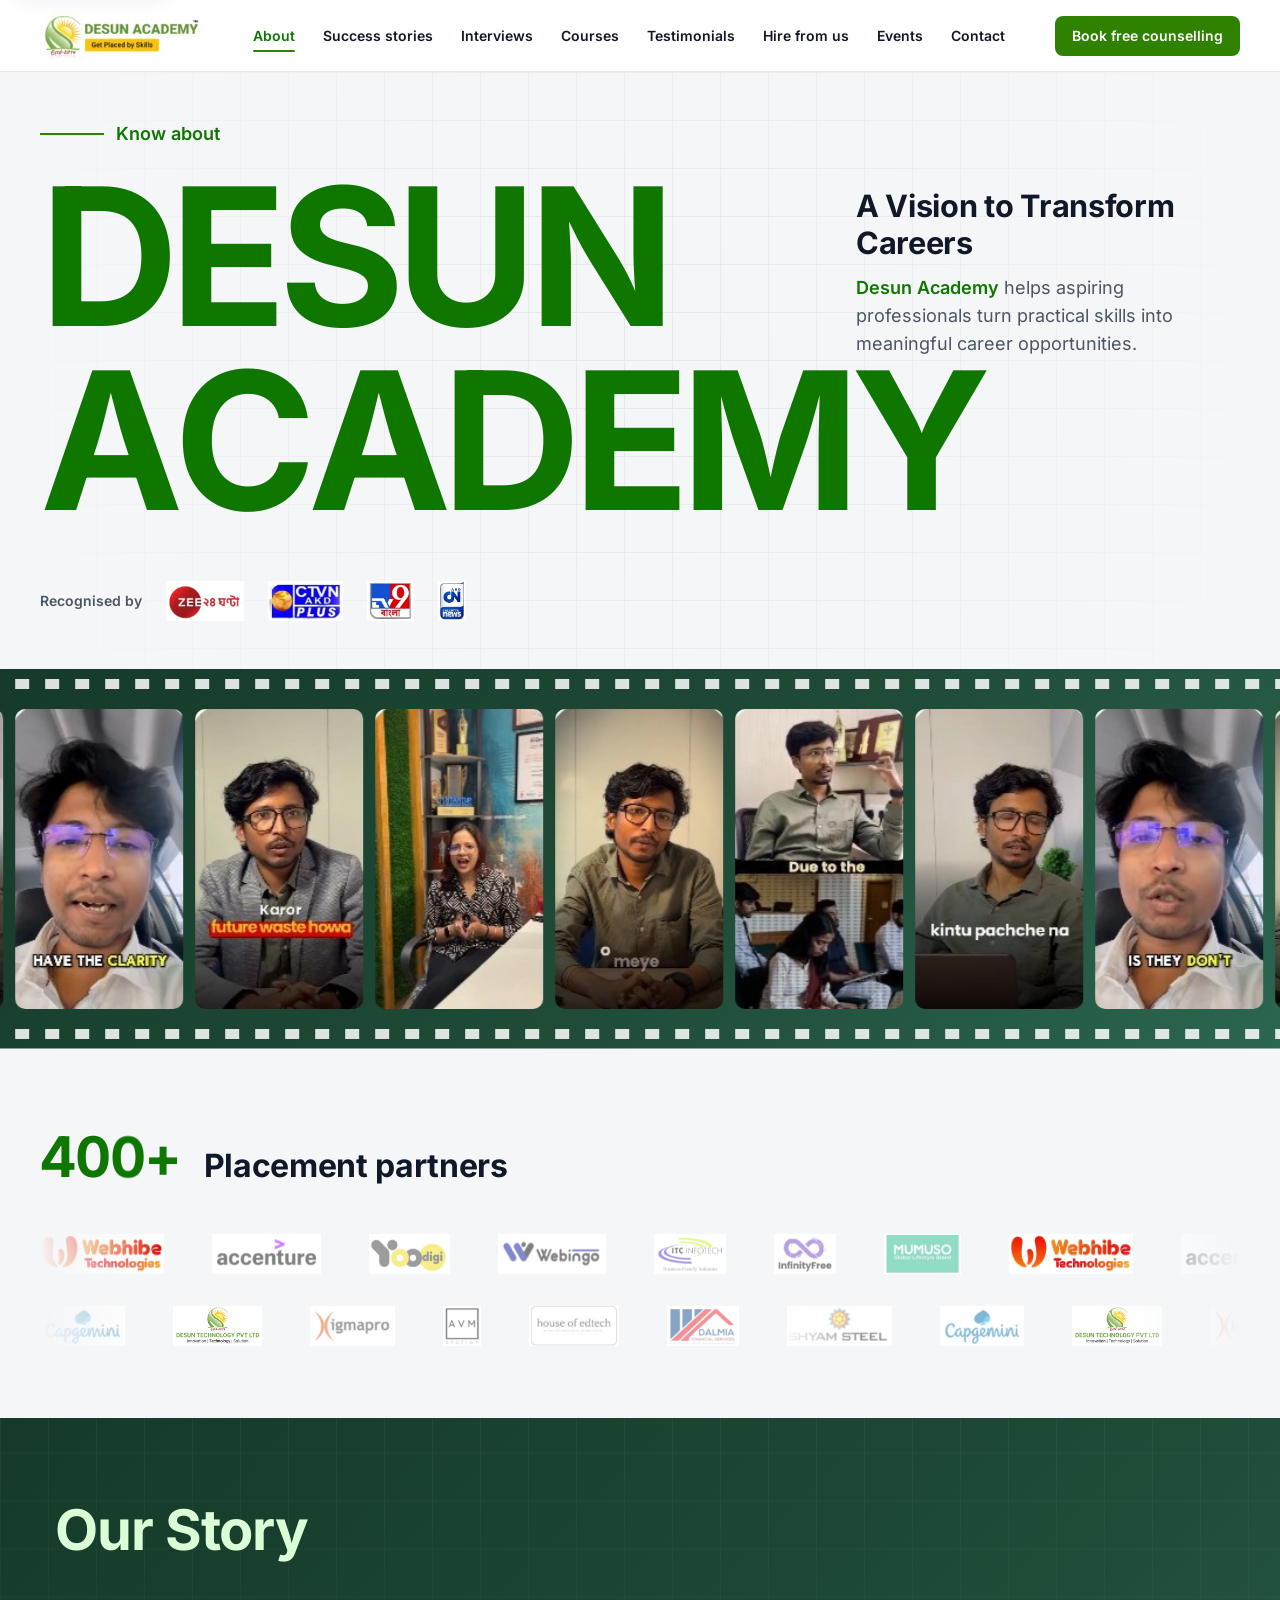
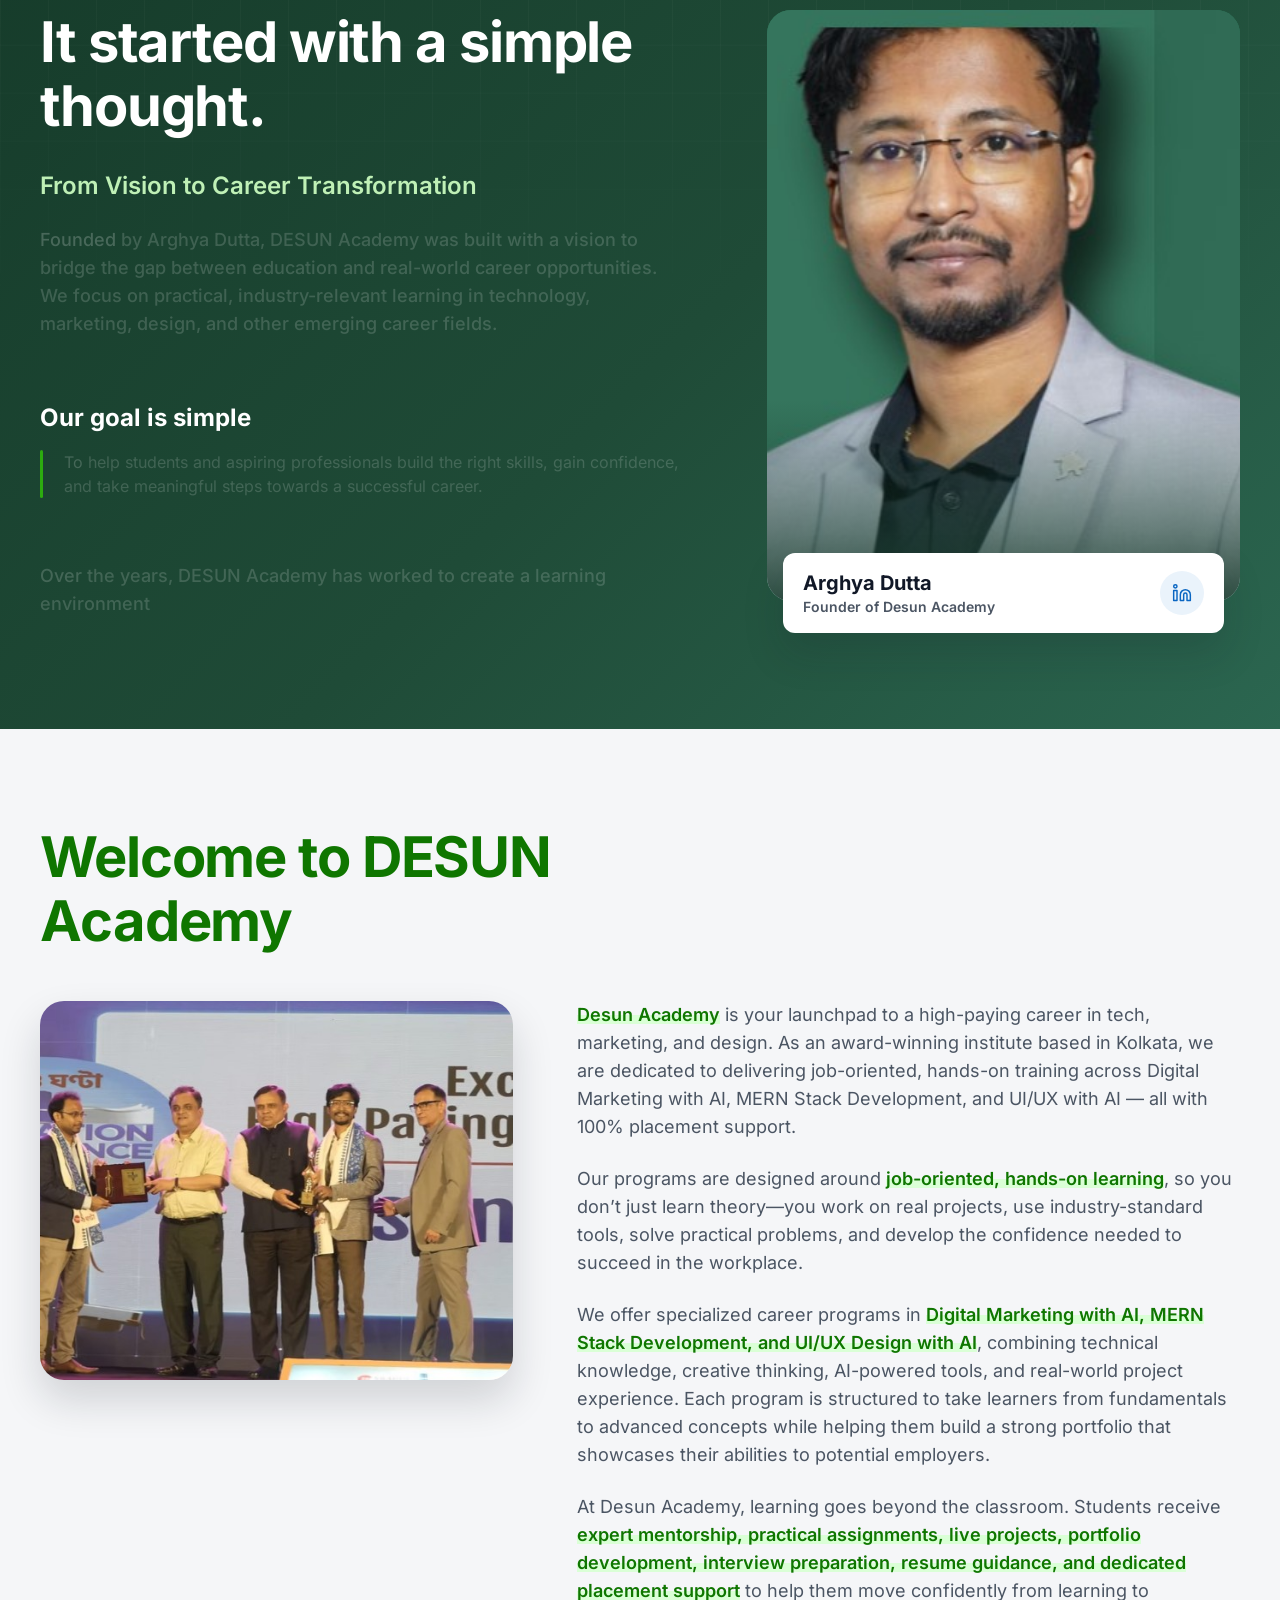
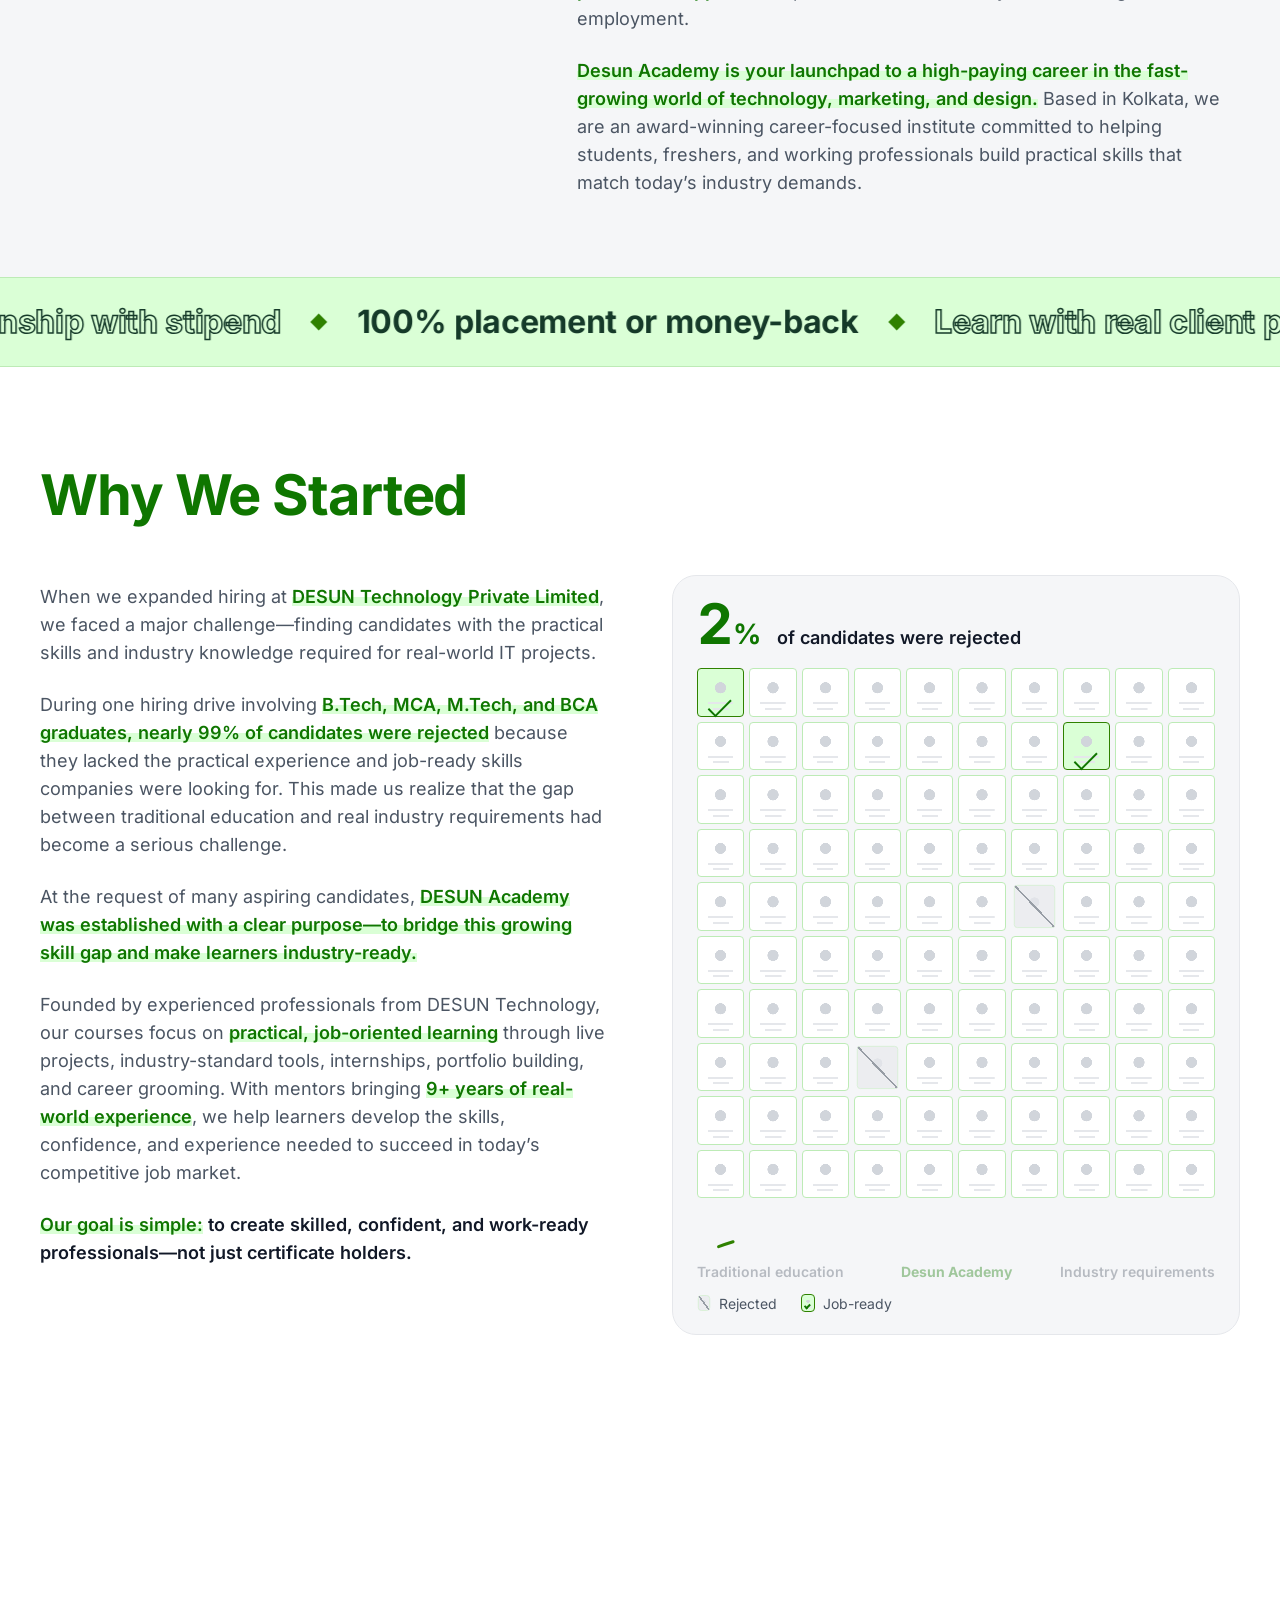
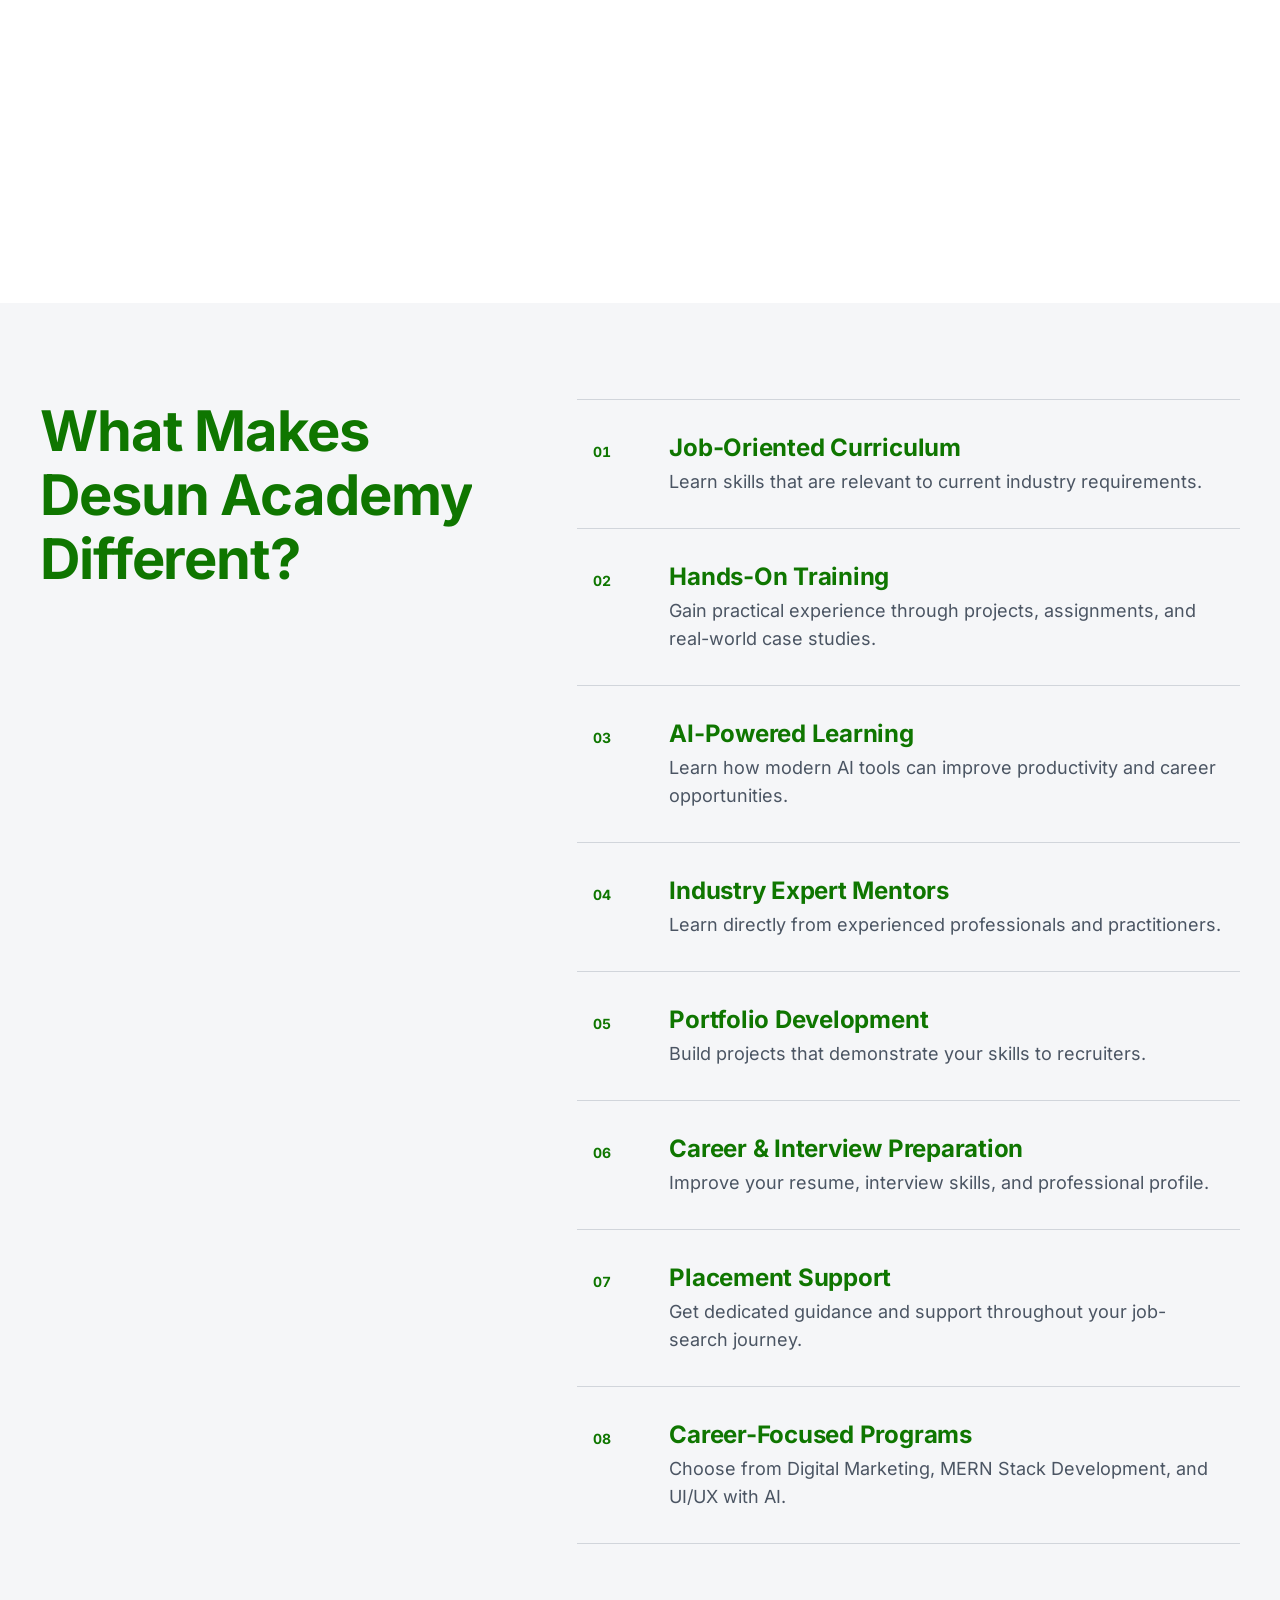
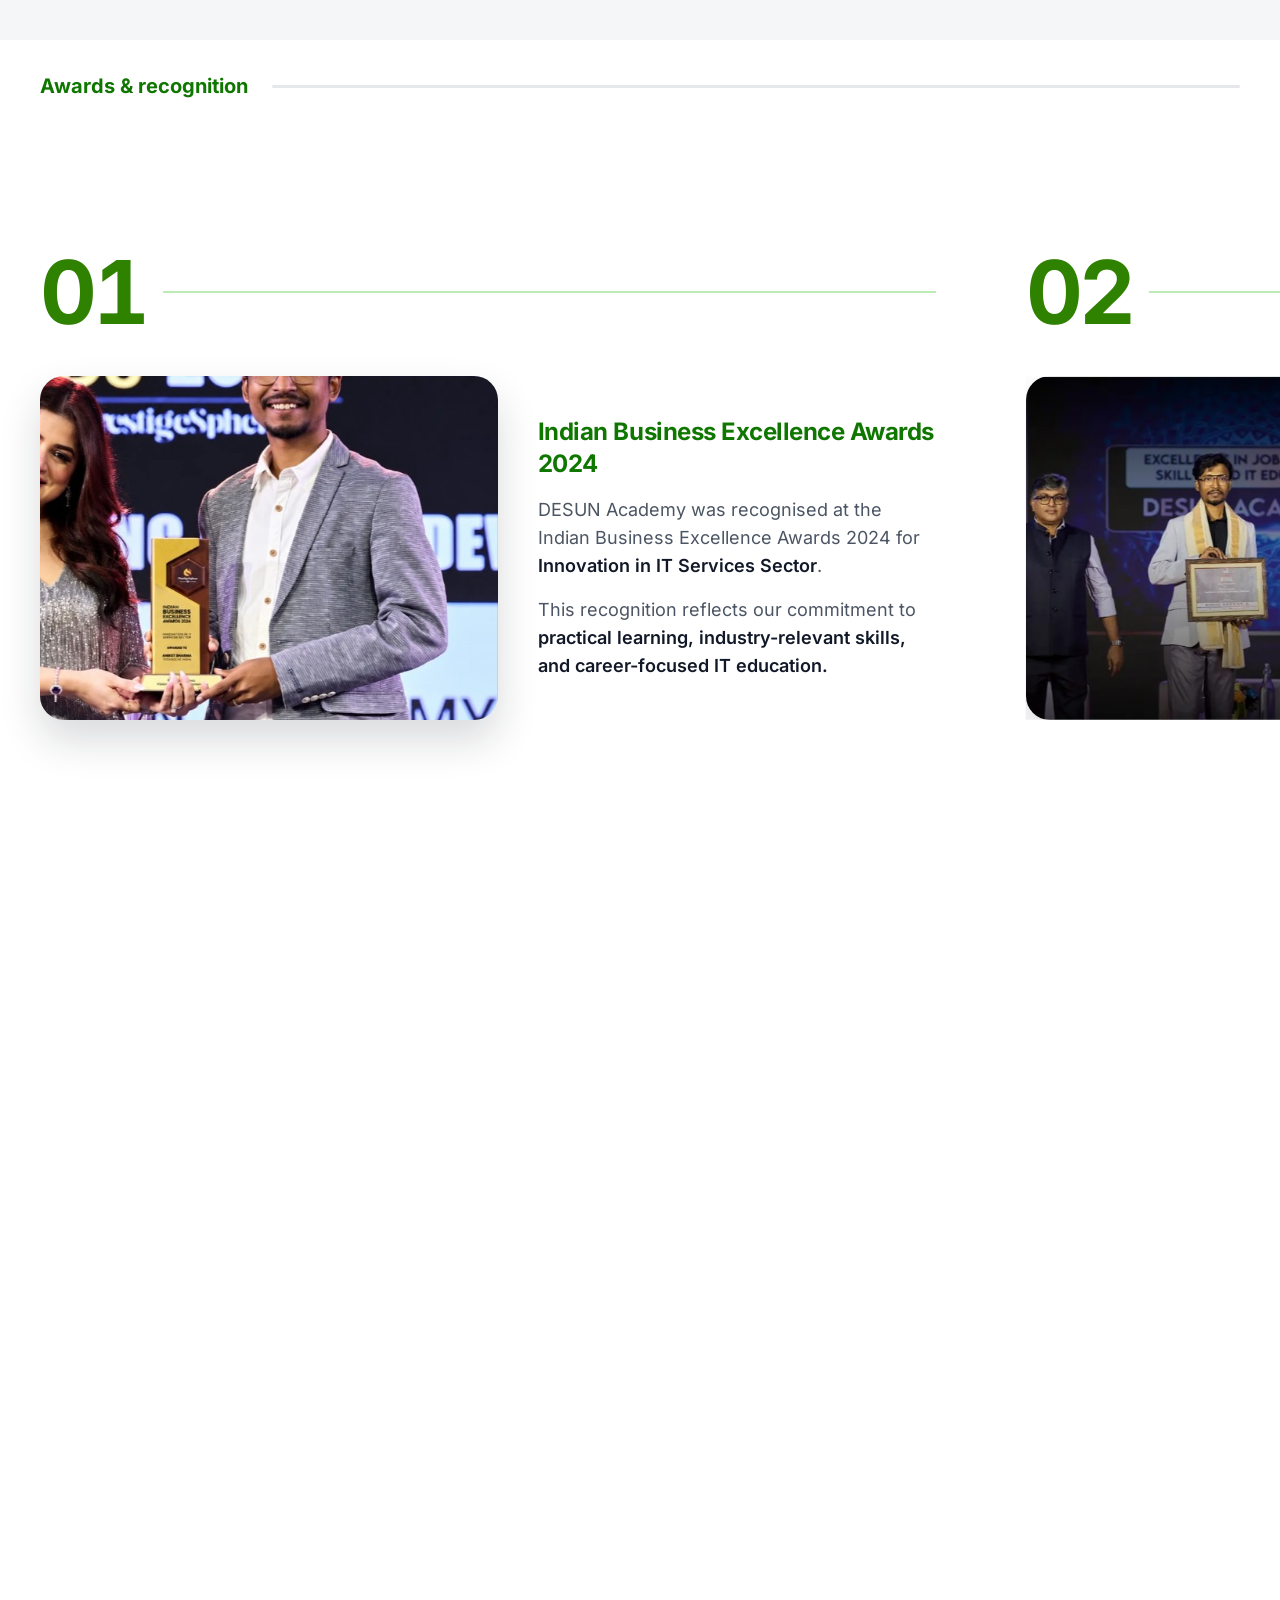
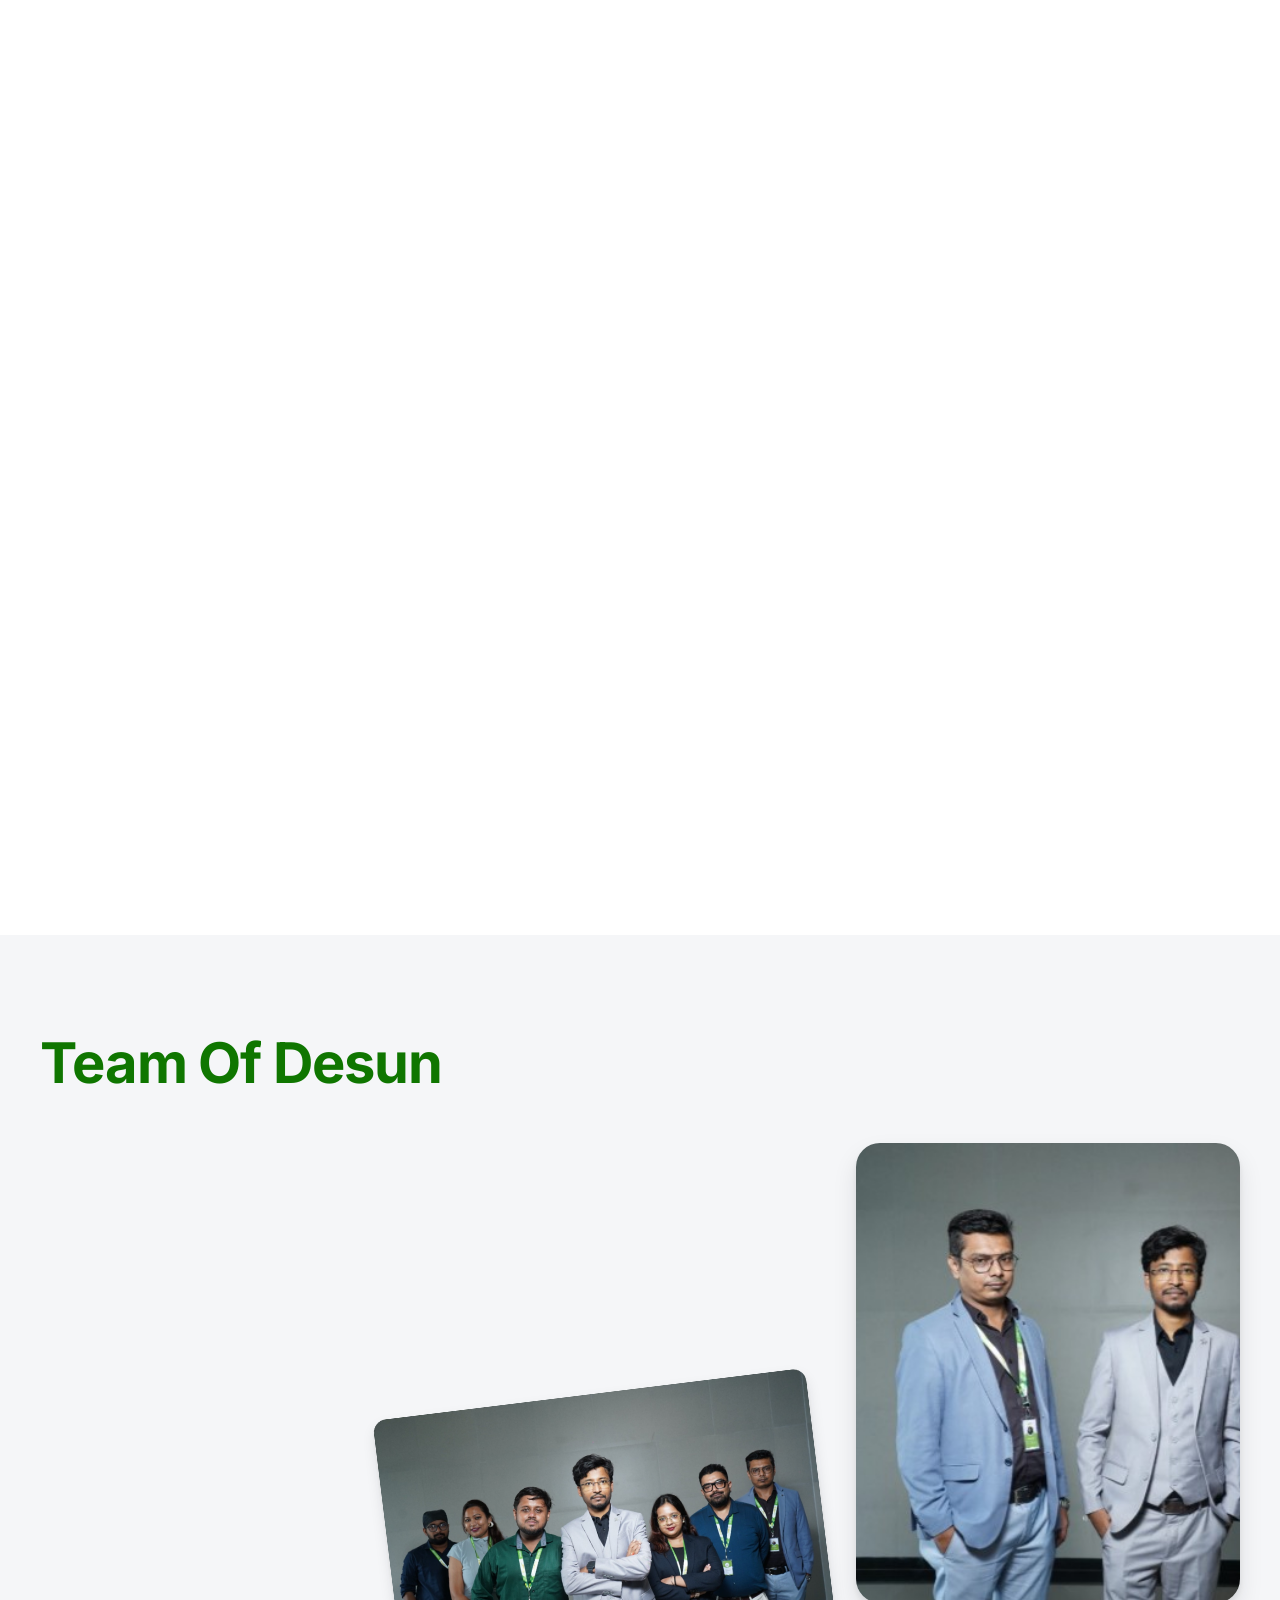
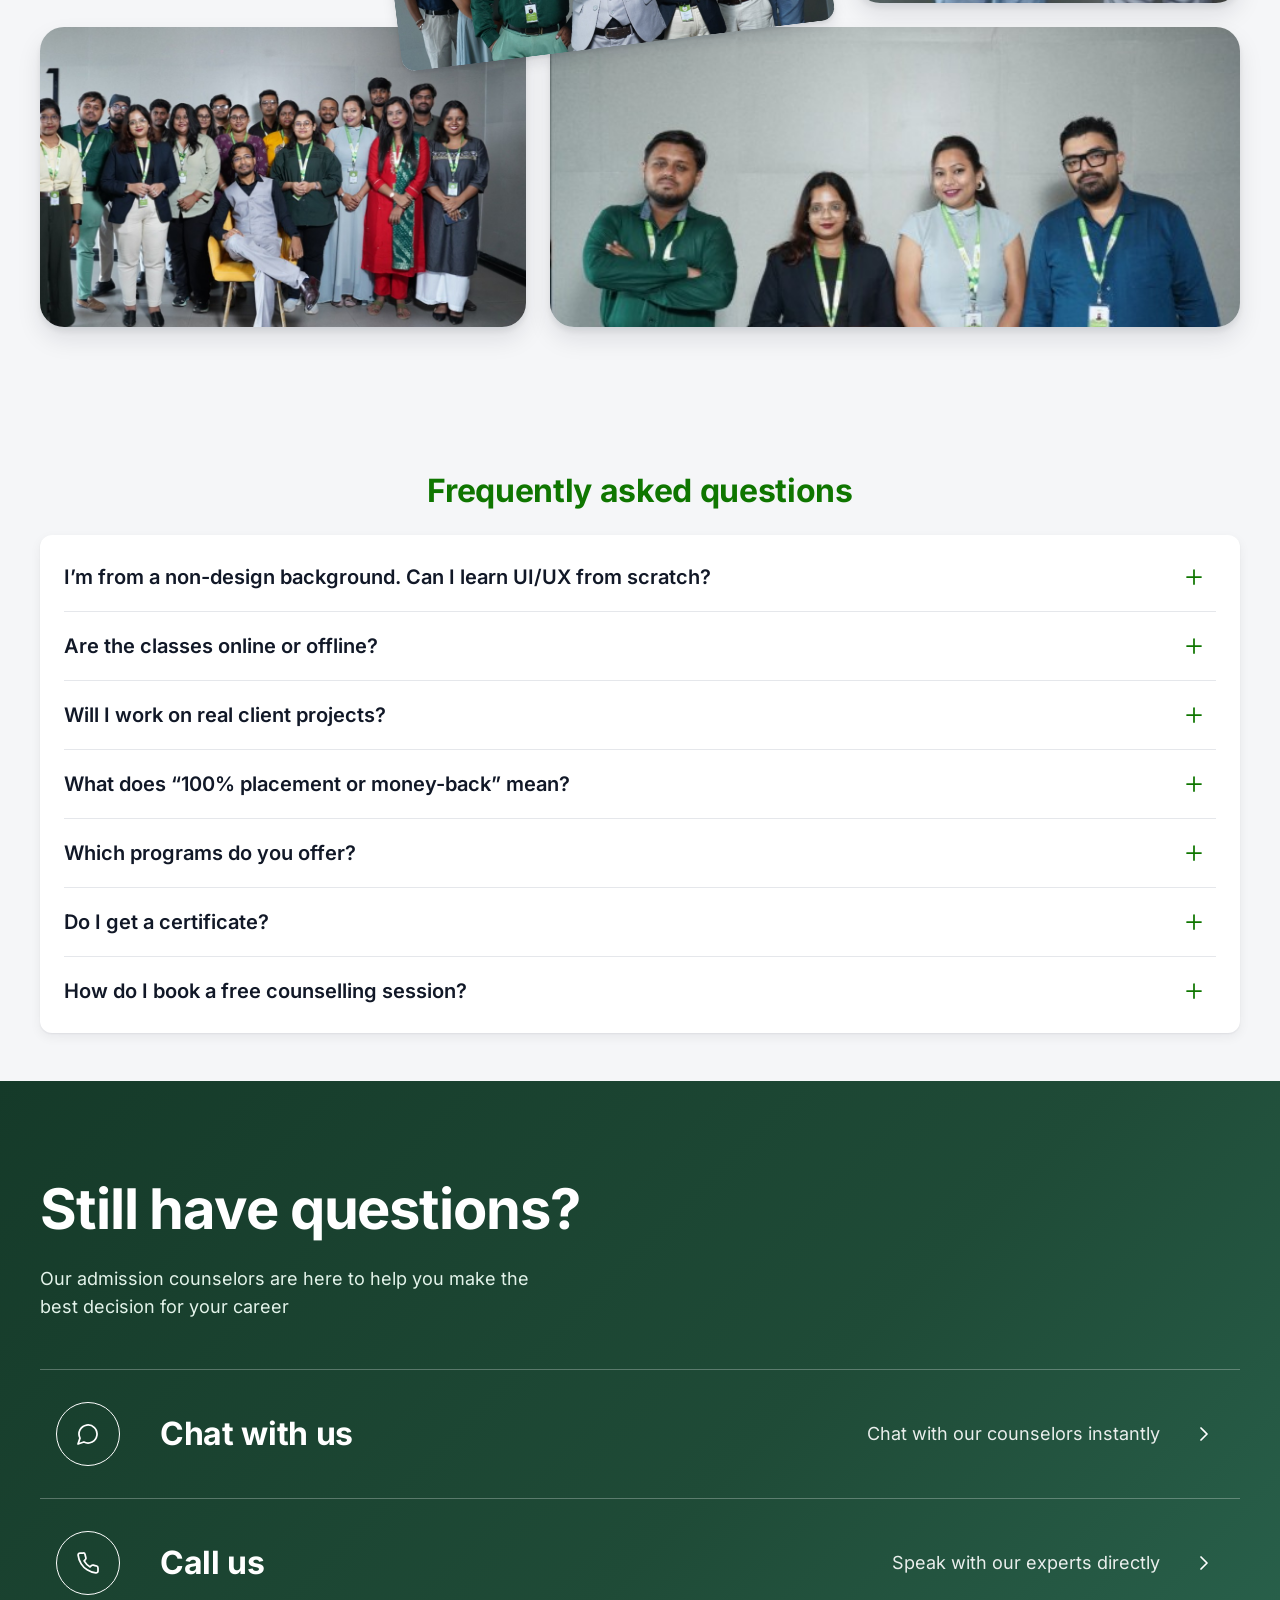
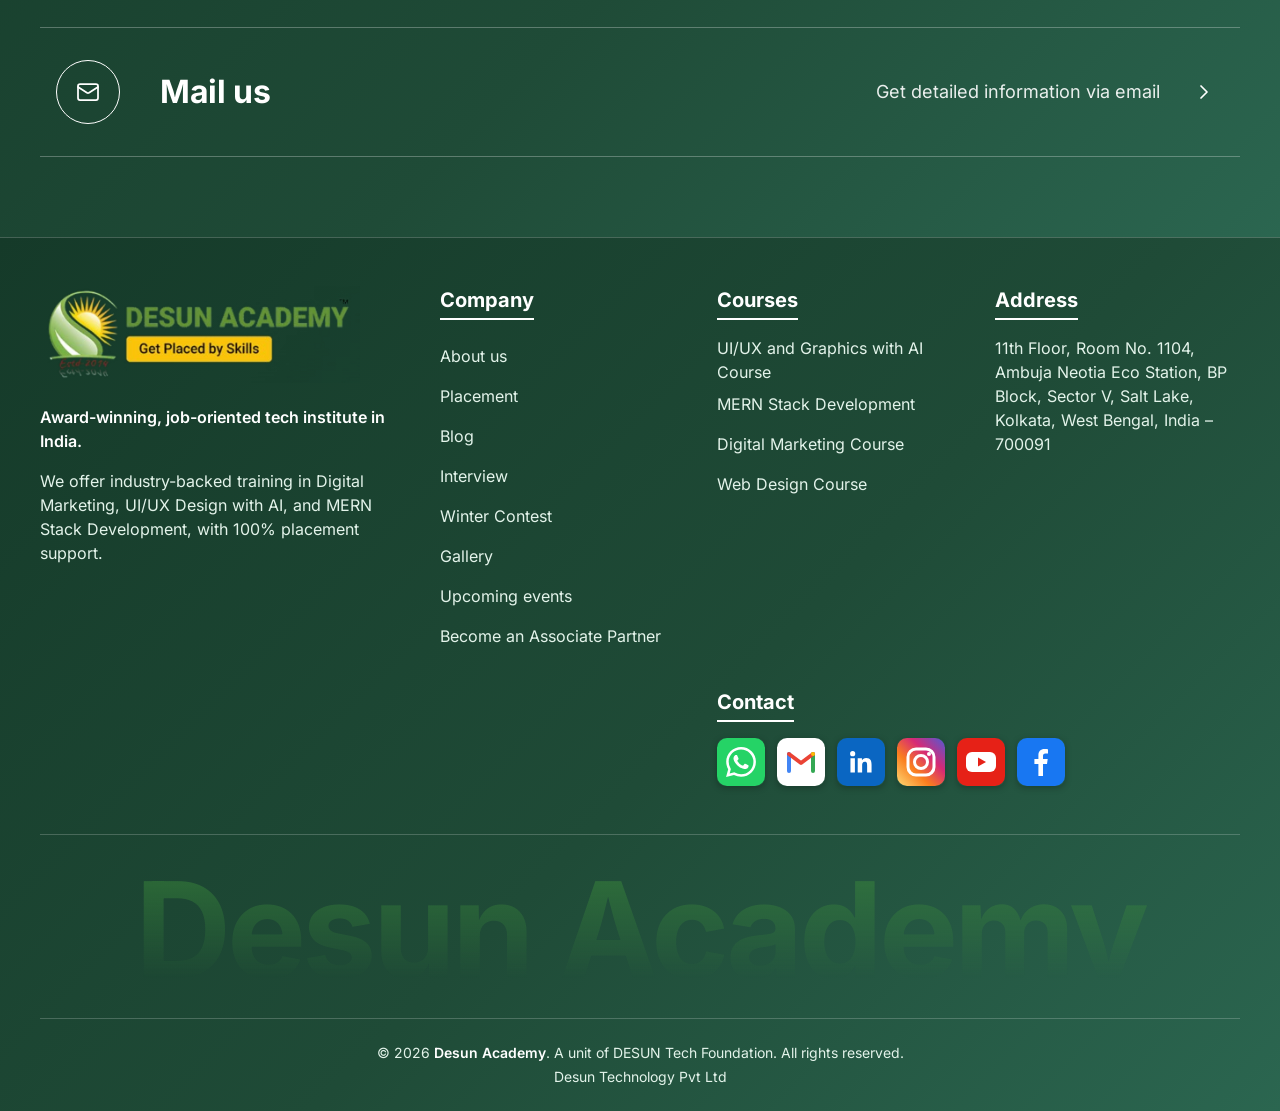
<file: site/about.html>
<!DOCTYPE html>
<html lang="en" class="no-js">
<head>
  <meta charset="utf-8">
  <meta name="viewport" content="width=device-width, initial-scale=1">
  <title>About Desun Academy — A vision to transform careers</title>
  <meta name="description" content="Desun Academy helps aspiring professionals turn practical skills into meaningful career opportunities. Learn our story, why we started and what makes us different.">
  <meta name="theme-color" content="#0F7600">
  <link rel="icon" href="assets/img/logo.jpg">
  <link rel="preload" href="assets/fonts/inter-latin-wght-normal.woff2" as="font" type="font/woff2" crossorigin>
  <link rel="stylesheet" href="css/style.css">
  <link rel="stylesheet" href="css/about.css">
  <script>document.documentElement.classList.remove('no-js');document.documentElement.classList.add('a-js');</script>
</head>
<body class="page-about" data-motion="custom">
<a class="skip-link" href="#main">Skip to content</a>

<!-- ======================= ICON SPRITE ======================= -->
<!-- ======================= ICON SPRITE (one library: Lucide-style outline, 1.75 stroke) ======================= -->
<svg width="0" height="0" style="position:absolute" aria-hidden="true" focusable="false">
  <defs>
    <symbol id="i-check" viewBox="0 0 24 24"><path d="M20 6 9 17l-5-5"/></symbol>
    <symbol id="i-plus" viewBox="0 0 24 24"><path d="M5 12h14"/><path d="M12 5v14"/></symbol>
    <symbol id="i-x" viewBox="0 0 24 24"><path d="M18 6 6 18"/><path d="m6 6 12 12"/></symbol>
    <symbol id="i-menu" viewBox="0 0 24 24"><line x1="4" x2="20" y1="12" y2="12"/><line x1="4" x2="20" y1="6" y2="6"/><line x1="4" x2="20" y1="18" y2="18"/></symbol>
    <symbol id="i-chev-l" viewBox="0 0 24 24"><path d="m15 18-6-6 6-6"/></symbol>
    <symbol id="i-chev-r" viewBox="0 0 24 24"><path d="m9 18 6-6-6-6"/></symbol>
    <symbol id="i-cap" viewBox="0 0 24 24"><path d="M21.42 10.922a1 1 0 0 0-.019-1.838L12.83 5.18a2 2 0 0 0-1.66 0L2.6 9.08a1 1 0 0 0 0 1.832l8.57 3.908a2 2 0 0 0 1.66 0z"/><path d="M22 10v6"/><path d="M6 12.5V16a6 3 0 0 0 12 0v-3.5"/></symbol>
    <symbol id="i-briefcase" viewBox="0 0 24 24"><path d="M16 20V4a2 2 0 0 0-2-2h-4a2 2 0 0 0-2 2v16"/><rect width="20" height="14" x="2" y="6" rx="2"/></symbol>
    <symbol id="i-repeat" viewBox="0 0 24 24"><path d="m17 2 4 4-4 4"/><path d="M3 11v-1a4 4 0 0 1 4-4h14"/><path d="m7 22-4-4 4-4"/><path d="M21 13v1a4 4 0 0 1-4 4H3"/></symbol>
    <symbol id="i-trend" viewBox="0 0 24 24"><polyline points="22 7 13.5 15.5 8.5 10.5 2 17"/><polyline points="16 7 22 7 22 13"/></symbol>
    <symbol id="i-rupee" viewBox="0 0 24 24"><path d="M6 3h12"/><path d="M6 8h12"/><path d="m6 13 8.5 8"/><path d="M6 13h3"/><path d="M9 13c6.667 0 6.667-10 0-10"/></symbol>
    <symbol id="i-vol-x" viewBox="0 0 24 24"><path d="M11 4.702a.705.705 0 0 0-1.203-.498L6.413 7.587A1.4 1.4 0 0 1 5.416 8H3a1 1 0 0 0-1 1v6a1 1 0 0 0 1 1h2.416a1.4 1.4 0 0 1 .997.413l3.383 3.384A.705.705 0 0 0 11 19.298z"/><line x1="22" x2="16" y1="9" y2="15"/><line x1="16" x2="22" y1="9" y2="15"/></symbol>
    <symbol id="i-vol-2" viewBox="0 0 24 24"><path d="M11 4.702a.705.705 0 0 0-1.203-.498L6.413 7.587A1.4 1.4 0 0 1 5.416 8H3a1 1 0 0 0-1 1v6a1 1 0 0 0 1 1h2.416a1.4 1.4 0 0 1 .997.413l3.383 3.384A.705.705 0 0 0 11 19.298z"/><path d="M16 9a5 5 0 0 1 0 6"/><path d="M19.364 18.364a9 9 0 0 0 0-12.728"/></symbol>
    <symbol id="i-pause" viewBox="0 0 24 24"><rect x="14" y="4" width="4" height="16" rx="1"/><rect x="6" y="4" width="4" height="16" rx="1"/></symbol>
    <symbol id="i-play" viewBox="0 0 24 24"><polygon points="6 3 20 12 6 21 6 3"/></symbol>
    <symbol id="i-book" viewBox="0 0 24 24"><path d="M12 7v14"/><path d="M3 18a1 1 0 0 1-1-1V4a1 1 0 0 1 1-1h5a4 4 0 0 1 4 4 4 4 0 0 1 4-4h5a1 1 0 0 1 1 1v13a1 1 0 0 1-1 1h-6a3 3 0 0 0-3 3 3 3 0 0 0-3-3z"/></symbol>
    <symbol id="i-pin" viewBox="0 0 24 24"><path d="M20 10c0 4.993-5.539 10.193-7.399 11.799a1 1 0 0 1-1.202 0C9.539 20.193 4 14.993 4 10a8 8 0 0 1 16 0"/><circle cx="12" cy="10" r="3"/></symbol>
    <symbol id="i-alert" viewBox="0 0 24 24"><circle cx="12" cy="12" r="10"/><line x1="12" x2="12" y1="8" y2="12"/><line x1="12" x2="12.01" y1="16" y2="16"/></symbol>
    <symbol id="i-lock" viewBox="0 0 24 24"><rect width="18" height="11" x="3" y="11" rx="2" ry="2"/><path d="M7 11V7a5 5 0 0 1 10 0v4"/></symbol>
    <symbol id="i-circle-check" viewBox="0 0 24 24"><circle cx="12" cy="12" r="10"/><path d="m9 12 2 2 4-4"/></symbol>
    <symbol id="i-phone" viewBox="0 0 24 24"><path d="M22 16.92v3a2 2 0 0 1-2.18 2 19.79 19.79 0 0 1-8.63-3.07 19.5 19.5 0 0 1-6-6 19.79 19.79 0 0 1-3.07-8.67A2 2 0 0 1 4.11 2h3a2 2 0 0 1 2 1.72 12.84 12.84 0 0 0 .7 2.81 2 2 0 0 1-.45 2.11L8.09 9.91a16 16 0 0 0 6 6l1.27-1.27a2 2 0 0 1 2.11-.45 12.84 12.84 0 0 0 2.81.7A2 2 0 0 1 22 16.92z"/></symbol>
    <symbol id="i-mail" viewBox="0 0 24 24"><rect width="20" height="16" x="2" y="4" rx="2"/><path d="m22 7-8.97 5.7a1.94 1.94 0 0 1-2.06 0L2 7"/></symbol>
    <symbol id="i-chat" viewBox="0 0 24 24"><path d="M7.9 20A9 9 0 1 0 4 16.1L2 22Z"/></symbol>
    <symbol id="i-instagram" viewBox="0 0 24 24"><rect width="20" height="20" x="2" y="2" rx="5" ry="5"/><path d="M16 11.37A4 4 0 1 1 12.63 8 4 4 0 0 1 16 11.37z"/><line x1="17.5" x2="17.51" y1="6.5" y2="6.5"/></symbol>
    <symbol id="i-youtube" viewBox="0 0 24 24"><path d="M2.5 17a24.12 24.12 0 0 1 0-10 2 2 0 0 1 1.4-1.4 49.56 49.56 0 0 1 16.2 0A2 2 0 0 1 21.5 7a24.12 24.12 0 0 1 0 10 2 2 0 0 1-1.4 1.4 49.55 49.55 0 0 1-16.2 0A2 2 0 0 1 2.5 17"/><path d="m10 15 5-3-5-3z"/></symbol>
    <symbol id="i-facebook" viewBox="0 0 24 24"><path d="M18 2h-3a5 5 0 0 0-5 5v3H7v4h3v8h4v-8h3l1-4h-4V7a1 1 0 0 1 1-1h3z"/></symbol>
    <symbol id="i-linkedin" viewBox="0 0 24 24"><path d="M16 8a6 6 0 0 1 6 6v7h-4v-7a2 2 0 0 0-2-2 2 2 0 0 0-2 2v7h-4v-7a6 6 0 0 1 6-6z"/><rect width="4" height="12" x="2" y="9"/><circle cx="4" cy="4" r="2"/></symbol>
  </defs>
</svg>

<header class="site-header" id="top">
  <div class="a-progress" aria-hidden="true"></div>
  <div class="container site-header__inner">
    <a class="brand" href="index.html" aria-label="Desun Academy — home"><img src="assets/img/logo.jpg" alt="Desun Academy" width="207" height="61"></a>
    <nav class="nav" aria-label="Primary">
      <ul class="nav__list">
        <li><a class="nav__link is-active" href="about.html" aria-current="page">About</a></li>
        <li><a class="nav__link" href="success.html">Success stories</a></li>
        <li><a class="nav__link" href="interview.html">Interviews</a></li>
        <li><a class="nav__link" href="courses.html">Courses</a></li>
        <li><a class="nav__link" href="testimonials.html">Testimonials</a></li>
        <li><a class="nav__link" href="hire.html">Hire from us</a></li>
        <li><a class="nav__link" href="events.html">Events</a></li>
        <li><a class="nav__link" href="contact.html">Contact</a></li>
      </ul>
    </nav>
    <button class="btn btn--md header-cta" type="button" data-open-form="counselling">Book free counselling</button>
    <button class="menu-btn" type="button" aria-expanded="false" aria-controls="mobileNav" id="menuBtn">
      <svg class="icon icon--24" aria-hidden="true"><use href="#i-menu"/></svg><span>Menu</span>
    </button>
  </div>
  <div class="mobile-nav" id="mobileNav">
    <a class="mobile-nav__link is-active" href="about.html" aria-current="page">About</a>
    <a class="mobile-nav__link" href="success.html">Success stories</a>
    <a class="mobile-nav__link" href="interview.html">Interviews</a>
    <a class="mobile-nav__link" href="courses.html">Courses</a>
    <a class="mobile-nav__link" href="testimonials.html">Testimonials</a>
    <a class="mobile-nav__link" href="hire.html">Hire from us</a>
    <a class="mobile-nav__link" href="events.html">Events</a>
    <a class="mobile-nav__link" href="contact.html">Contact</a>
    <button class="btn btn--block" type="button" data-open-form="counselling">Book free counselling</button>
  </div>
</header>

<main id="main" class="a-main">

<!-- ======================= HERO ======================= -->
<section class="hero a-hero" aria-labelledby="aTitle">
  <div class="hero__fx" aria-hidden="true"></div>
  <div class="container a-hero__inner">
    <p class="a-kicker"><span class="a-kicker__line" aria-hidden="true"></span><span class="a-kicker__t">Know about</span></p>
    <h1 class="a-title" id="aTitle" aria-label="Desun Academy">
      <span class="a-title__row" aria-hidden="true" data-letters>DESUN</span>
      <span class="a-title__row" aria-hidden="true" data-letters>ACADEMY</span>
    </h1>
    <div class="a-hero__copy">
      <h2 class="a-sub">A Vision to Transform Careers</h2>
      <p class="a-lead"><strong>Desun Academy</strong> helps aspiring professionals turn practical skills into meaningful career opportunities.</p>
    </div>
    <div class="a-recog">
      <p class="label a-recog__label">Recognised by</p>
      <div class="a-recog__logos">
        <img src="assets/img/recog-zee.png" alt="Zee 24 Ghanta" width="117" height="60">
        <img src="assets/img/recog-ctvn.png" alt="CTVN Plus" width="109" height="58">
        <img src="assets/img/recog-tv9.png" alt="TV9 Bangla" width="74" height="63">
        <img src="assets/img/recog-cn.png" alt="Calcutta News" width="55" height="79">
      </div>
    </div>
  </div>
  <div class="a-film" aria-hidden="true">
    <ul class="a-film__track" id="filmTrack"><li class="a-film__cell"><img src="assets/img/about/reel-1.jpg" alt="" width="144" height="257" loading="eager"></li><li class="a-film__cell"><img src="assets/img/about/reel-2.jpg" alt="" width="144" height="257" loading="eager"></li><li class="a-film__cell"><img src="assets/img/about/reel-3.jpg" alt="" width="144" height="257" loading="eager"></li><li class="a-film__cell"><img src="assets/img/about/reel-4.jpg" alt="" width="144" height="257" loading="eager"></li><li class="a-film__cell"><img src="assets/img/about/reel-5.jpg" alt="" width="144" height="257" loading="eager"></li><li class="a-film__cell"><img src="assets/img/about/reel-6.jpg" alt="" width="144" height="257" loading="eager"></li><li class="a-film__cell"><img src="assets/img/about/reel-7.jpg" alt="" width="144" height="257" loading="eager"></li><li class="a-film__cell"><img src="assets/img/about/reel-8.jpg" alt="" width="144" height="257" loading="eager"></li><li class="a-film__cell"><img src="assets/img/about/reel-9.jpg" alt="" width="144" height="257" loading="eager"></li><li class="a-film__cell"><img src="assets/img/about/reel-10.jpg" alt="" width="144" height="257" loading="eager"></li></ul>
  </div>
</section>

<!-- ======================= PLACEMENT PARTNERS ======================= -->
<section class="a-partners" id="partners" aria-labelledby="aPartnersTitle">
  <div class="container">
    <h2 class="a-partners__h" id="aPartnersTitle"><span class="a-odo" data-odo="400" aria-label="400+">400+</span> <span class="a-partners__t">Placement partners</span></h2>
  </div>
  <div class="container a-partners__rows">
    <div class="marquee" data-marquee style="--dur:44s">
      <div class="marquee__track">
        <img class="partner-logo" src="assets/img/logo-webhibe.png" alt="Webhibe Technologies" height="40">
        <img class="partner-logo" src="assets/img/partner-accenture.png" alt="Accenture" height="40">
        <img class="partner-logo" src="assets/img/partner-yoodigi.png" alt="Yoodigi" height="40">
        <img class="partner-logo" src="assets/img/partner-webingo.png" alt="Webingo" height="40">
        <img class="partner-logo" src="assets/img/partner-itc.png" alt="ITC Infotech" height="40">
        <img class="partner-logo" src="assets/img/partner-infinityfree.png" alt="InfinityFree" height="40">
        <img class="partner-logo" src="assets/img/partner-mumuso.png" alt="Mumuso" height="40">
      </div>
    </div>
    <div class="marquee marquee--reverse" data-marquee style="--dur:52s">
      <div class="marquee__track">
        <img class="partner-logo" src="assets/img/partner-capgemini.png" alt="Capgemini" height="40">
        <img class="partner-logo" src="assets/img/logo-desun-tech.png" alt="Desun Technology Pvt Ltd" height="40">
        <img class="partner-logo" src="assets/img/partner-sigmapro.png" alt="Sigmapro" height="40">
        <img class="partner-logo" src="assets/img/partner-avm.png" alt="AVM Station" height="40">
        <img class="partner-logo" src="assets/img/partner-edtech.png" alt="House of Edtech" height="40">
        <img class="partner-logo" src="assets/img/partner-dalmia.png" alt="Dalmia Financial Services" height="40">
        <img class="partner-logo" src="assets/img/partner-shyamsteel.png" alt="Shyam Steel" height="40">
      </div>
    </div>
  </div>
</section>

<!-- ======================= OUR STORY ======================= -->
<section class="a-story on-dark" id="story" aria-labelledby="storyTitle">
  <div class="a-story__bg" aria-hidden="true"></div>
  <div class="container">
    <h2 class="a-story__label" id="storyTitle"><span data-drift>Our Story</span></h2>
    <div class="a-story__grid">
      <div class="a-story__text">
        <h3 class="a-big" data-split>It started with a simple thought.</h3>
        <p class="a-story__sub">From Vision to Career Transformation</p>
        <p class="a-scrub" data-scrub>Founded by Arghya Dutta, DESUN Academy was built with a vision to bridge the gap between education and real-world career opportunities. We focus on practical, industry-relevant learning in technology, marketing, design, and other emerging career fields.</p>
        <p class="a-goal__label">Our goal is simple</p>
        <blockquote class="a-quote"><span class="a-quote__rule" aria-hidden="true"></span><p data-scrub>To help students and aspiring professionals build the right skills, gain confidence, and take meaningful steps towards a successful career.</p></blockquote>
        <!-- NOTE: the design ends this sentence mid-way ("...learning environment"). Kept as supplied; send the full line. -->
        <p class="a-scrub" data-scrub>Over the years, DESUN Academy has worked to create a learning environment</p>
      </div>
      <figure class="a-founder">
        <div class="a-founder__frame"><img src="assets/img/about/founder.jpg" alt="Arghya Dutta, founder of Desun Academy" width="530" height="411"></div>
        <figcaption class="a-founder__card">
          <span class="a-founder__name">Arghya Dutta</span>
          <a class="a-founder__in" href="#" aria-label="Arghya Dutta on LinkedIn"><svg class="icon" aria-hidden="true"><use href="#i-linkedin"/></svg></a>
          <span class="a-founder__role">Founder of Desun Academy</span>
        </figcaption>
      </figure>
    </div>
  </div>
</section>

<!-- ======================= WELCOME ======================= -->
<section class="a-welcome" id="welcome" aria-labelledby="welcomeTitle">
  <div class="container">
    <h2 class="a-h2" id="welcomeTitle" data-split>Welcome to DESUN Academy</h2>
    <div class="a-welcome__grid">
      <figure class="a-welcome__fig"><div class="a-welcome__frame"><img src="assets/img/about/welcome.jpg" alt="Desun Academy team receiving an education excellence award on stage" width="691" height="559" loading="lazy"></div></figure>
      <div class="a-prose">
        <p><strong class="hl">Desun Academy</strong> is your launchpad to a high-paying career in tech, marketing, and design. As an award-winning institute based in Kolkata, we are dedicated to delivering job-oriented, hands-on training across Digital Marketing with AI, MERN Stack Development, and UI/UX with AI &mdash; all with 100% placement support.</p>
        <p>Our programs are designed around <strong class="hl">job-oriented, hands-on learning</strong>, so you don&rsquo;t just learn theory&mdash;you work on real projects, use industry-standard tools, solve practical problems, and develop the confidence needed to succeed in the workplace.</p>
        <p>We offer specialized career programs in <strong class="hl">Digital Marketing with AI, MERN Stack Development, and UI/UX Design with AI</strong>, combining technical knowledge, creative thinking, AI-powered tools, and real-world project experience. Each program is structured to take learners from fundamentals to advanced concepts while helping them build a strong portfolio that showcases their abilities to potential employers.</p>
        <p>At Desun Academy, learning goes beyond the classroom. Students receive <strong class="hl">expert mentorship, practical assignments, live projects, portfolio development, interview preparation, resume guidance, and dedicated placement support</strong> to help them move confidently from learning to employment.</p>
        <p><strong class="hl">Desun Academy is your launchpad to a high-paying career in the fast-growing world of technology, marketing, and design.</strong> Based in Kolkata, we are an award-winning career-focused institute committed to helping students, freshers, and working professionals build practical skills that match today&rsquo;s industry demands.</p>
      </div>
    </div>
  </div>
</section>

<!-- ======================= VELOCITY BAND ======================= -->
<div class="a-band" aria-hidden="true">
  <div class="a-band__track" id="bandTrack">
    <span>Learn with real client projects</span><i></i><span>Internship with stipend</span><i></i><span>100% placement or money-back</span><i></i>
  </div>
</div>

<!-- ======================= WHY WE STARTED ======================= -->
<section class="a-why" id="why" aria-labelledby="whyTitle">
  <div class="container">
    <h2 class="a-h2" id="whyTitle" data-split>Why We Started</h2>
    <div class="a-why__grid">
      <div class="a-prose a-why__text">
        <p class="a-step">When we expanded hiring at <strong class="hl">DESUN Technology Private Limited</strong>, we faced a major challenge&mdash;finding candidates with the practical skills and industry knowledge required for real-world IT projects.</p>
        <p class="a-step" data-rej>During one hiring drive involving <strong class="hl">B.Tech, MCA, M.Tech, and BCA graduates, nearly 99% of candidates were rejected</strong> because they lacked the practical experience and job-ready skills companies were looking for. This made us realize that the gap between traditional education and real industry requirements had become a serious challenge.</p>
        <p class="a-step" data-bridge>At the request of many aspiring candidates, <strong class="hl">DESUN Academy was established with a clear purpose&mdash;to bridge this growing skill gap and make learners industry-ready.</strong></p>
        <p class="a-step">Founded by experienced professionals from DESUN Technology, our courses focus on <strong class="hl">practical, job-oriented learning</strong> through live projects, industry-standard tools, internships, portfolio building, and career grooming. With mentors bringing <strong class="hl">9+ years of real-world experience</strong>, we help learners develop the skills, confidence, and experience needed to succeed in today&rsquo;s competitive job market.</p>
        <p class="a-step a-step--goal"><strong class="hl">Our goal is simple:</strong> <strong>to create skilled, confident, and work-ready professionals&mdash;not just certificate holders.</strong></p>
      </div>
      <div class="a-viz" aria-hidden="true">
        <div class="a-viz__head"><span class="a-viz__num"><span id="rejNum">99</span><small>%</small></span><span class="a-viz__cap">of candidates were rejected</span></div>
        <div class="a-viz__stage">
          <div class="a-viz__grid" id="candGrid"></div>
          <svg class="a-viz__bridge" id="bridgeSvg" viewBox="0 0 480 120" preserveAspectRatio="none" focusable="false">
            <path id="bridgePath" d="M20 100 C 120 -10, 360 -10, 460 100" fill="none" stroke="currentColor" stroke-width="3" stroke-linecap="round"/>
            <line x1="20" y1="100" x2="20" y2="116" stroke="currentColor" stroke-width="3" stroke-linecap="round"/>
            <line x1="460" y1="100" x2="460" y2="116" stroke="currentColor" stroke-width="3" stroke-linecap="round"/>
          </svg>
          <div class="a-viz__ends"><span>Traditional education</span><b>Desun Academy</b><span>Industry requirements</span></div>
        </div>
        <div class="a-viz__legend"><span><i class="a-chip a-chip--sm is-rej"></i>Rejected</span><span><i class="a-chip a-chip--sm is-ok"></i>Job-ready</span></div>
      </div>
    </div>
  </div>
</section>

<!-- ======================= WHAT MAKES US DIFFERENT ======================= -->
<section class="a-diff" id="different" aria-labelledby="diffTitle">
  <div class="container a-diff__grid">
    <div class="a-diff__head"><h2 class="a-h2" id="diffTitle" data-split>What Makes Desun Academy Different?</h2></div>
    <ol class="a-diff__list" id="diffList">
        <li class="a-row">
          <span class="a-row__n" aria-hidden="true">01</span>
          <h3 class="a-row__t">Job-Oriented Curriculum</h3>
          <p class="a-row__d">Learn skills that are relevant to current industry requirements.</p>
          <span class="a-row__bar" aria-hidden="true"></span>
        </li>
        <li class="a-row">
          <span class="a-row__n" aria-hidden="true">02</span>
          <h3 class="a-row__t">Hands-On Training</h3>
          <p class="a-row__d">Gain practical experience through projects, assignments, and real-world case studies.</p>
          <span class="a-row__bar" aria-hidden="true"></span>
        </li>
        <li class="a-row">
          <span class="a-row__n" aria-hidden="true">03</span>
          <h3 class="a-row__t">AI-Powered Learning</h3>
          <p class="a-row__d">Learn how modern AI tools can improve productivity and career opportunities.</p>
          <span class="a-row__bar" aria-hidden="true"></span>
        </li>
        <li class="a-row">
          <span class="a-row__n" aria-hidden="true">04</span>
          <h3 class="a-row__t">Industry Expert Mentors</h3>
          <p class="a-row__d">Learn directly from experienced professionals and practitioners.</p>
          <span class="a-row__bar" aria-hidden="true"></span>
        </li>
        <li class="a-row">
          <span class="a-row__n" aria-hidden="true">05</span>
          <h3 class="a-row__t">Portfolio Development</h3>
          <p class="a-row__d">Build projects that demonstrate your skills to recruiters.</p>
          <span class="a-row__bar" aria-hidden="true"></span>
        </li>
        <li class="a-row">
          <span class="a-row__n" aria-hidden="true">06</span>
          <h3 class="a-row__t">Career &amp; Interview Preparation</h3>
          <p class="a-row__d">Improve your resume, interview skills, and professional profile.</p>
          <span class="a-row__bar" aria-hidden="true"></span>
        </li>
        <li class="a-row">
          <span class="a-row__n" aria-hidden="true">07</span>
          <h3 class="a-row__t">Placement Support</h3>
          <p class="a-row__d">Get dedicated guidance and support throughout your job-search journey.</p>
          <span class="a-row__bar" aria-hidden="true"></span>
        </li>
        <li class="a-row">
          <span class="a-row__n" aria-hidden="true">08</span>
          <h3 class="a-row__t">Career-Focused Programs</h3>
          <p class="a-row__d">Choose from Digital Marketing, MERN Stack Development, and UI/UX with AI.</p>
          <span class="a-row__bar" aria-hidden="true"></span>
        </li>
    </ol>
  </div>
</section>

<!-- ======================= AWARDS (horizontal scroll) ======================= -->
<section class="a-reco" id="recognition" aria-labelledby="recoTitle">
  <div class="a-reco__pin" id="recoPin">
    <div class="a-reco__top"><h2 class="a-eyebrow" id="recoTitle">Awards &amp; recognition</h2><div class="a-reco__prog" aria-hidden="true"><i id="recoBar"></i></div></div>
    <div class="a-reco__track" id="recoTrack">
      <article class="a-panel">
        <span class="a-panel__n" aria-hidden="true">01</span>
        <figure class="a-panel__fig"><div class="a-panel__img"><img src="assets/img/about/award-1.jpg" alt="Desun team member on stage at a business awards ceremony" width="585" height="450" loading="lazy"></div></figure>
        <div class="a-panel__body">
          <h3 class="a-panel__t">Indian Business Excellence Awards 2024</h3>
          <!-- TEXT DERIVED FROM THE TROPHY IN THE PHOTO ("Innovation in IT Services Sector"). The trophy names another recipient, so confirm this is Desun's award before publishing. -->
          <p>DESUN Academy was recognised at the Indian Business Excellence Awards 2024 for <strong>Innovation in IT Services Sector</strong>.</p>
          <p>This recognition reflects our commitment to <strong>practical learning, industry-relevant skills, and career-focused IT education.</strong></p>
        </div>
      </article>
      <article class="a-panel a-panel--b">
        <span class="a-panel__n" aria-hidden="true">02</span>
        <figure class="a-panel__fig"><div class="a-panel__img"><img src="assets/img/about/award-2.jpg" alt="Desun Academy team holding their award on stage, banner reads Excellence in Job Oriented Skill and IT Education" width="760" height="451" loading="lazy"></div></figure>
        <div class="a-panel__body">
          <h3 class="a-panel__t">Excellence in Job Oriented Skill and IT Education</h3>
          <p>DESUN Academy was honoured with the <strong>Excellence in Job Oriented Skill and IT Education</strong> award.</p>
          <p>This recognition celebrates our commitment to <strong>job-oriented training, live client projects, and placement-focused IT education.</strong></p>
          <img class="a-panel__logo" src="assets/img/recog-zee.png" alt="Zee 24 Ghanta" width="117" height="60">
        </div>
      </article>
      <article class="a-panel">
        <span class="a-panel__n" aria-hidden="true">03</span>
        <figure class="a-panel__fig"><div class="a-panel__img"><img src="assets/img/about/award-3.jpg" alt="Founder holding an award at the Entrepreneur Startup Awards 2025" width="564" height="439" loading="lazy"></div></figure>
        <div class="a-panel__body">
          <h3 class="a-panel__t">Bengal Business Excellence 2025</h3>
          <p>DESUN Academy was honoured at the Bengal Business Excellence 2025 for <strong>Excellence in IT and Skill Development</strong>.</p>
          <p>This recognition celebrates our commitment to <strong>practical learning, industry-relevant skills, and career-focused IT education.</strong></p>
          <img class="a-panel__logo" src="assets/img/recog-ctvn.png" alt="CTVN Plus" width="109" height="58">
        </div>
      </article>
    </div>
  </div>
</section>

<!-- ======================= TEAM ======================= -->
<section class="a-team" id="team" aria-labelledby="teamTitle">
  <div class="container">
    <h2 class="a-h2" id="teamTitle" data-split>Team Of Desun</h2>
    <div class="a-bento" id="teamBento">
      <figure class="a-t a-t--main"><img src="assets/img/about/team-main.jpg" alt="The Desun Academy leadership team standing together, arms crossed" width="1795" height="1199" loading="lazy"></figure>
      <figure class="a-t a-t--duo"><img src="assets/img/about/team-duo.jpg" alt="Two Desun Academy leaders in light suits" width="395" height="377" loading="lazy"></figure>
      <figure class="a-t a-t--group"><img src="assets/img/about/team-group.jpg" alt="The wider Desun Academy team posing in the studio" width="1081" height="624" loading="lazy"></figure>
      <figure class="a-t a-t--trio"><img src="assets/img/about/team-trio.jpg" alt="Four Desun Academy team members standing in a row" width="565" height="377" loading="lazy"></figure>
    </div>
  </div>
</section>

<!-- ======================= FAQ ======================= -->
<section class="section" id="faq" aria-labelledby="faqTitle">
  <div class="container">
    <div class="section-head"><h2 class="h2" id="faqTitle">Frequently asked questions</h2></div>
    <!-- Questions rewritten from the PDF's repeated placeholder. Edit answers to match your policies. -->
    <div class="faq" id="faqList">
      <div class="faq__item">
        <button class="faq__q" type="button" aria-expanded="false" aria-controls="fa1" id="fq1"><span>I&rsquo;m from a non-design background. Can I learn UI/UX from scratch?</span><span class="faq__icon"><svg class="icon icon--24" aria-hidden="true"><use href="#i-plus"/></svg></span></button>
        <div class="faq__a" id="fa1" role="region" aria-labelledby="fq1"><div><p>Yes. The program starts with design foundations and visual thinking, then moves into UX, interface design and real client projects, so no prior design experience is needed.</p></div></div>
      </div>
      <div class="faq__item">
        <button class="faq__q" type="button" aria-expanded="false" aria-controls="fa2" id="fq2"><span>Are the classes online or offline?</span><span class="faq__icon"><svg class="icon icon--24" aria-hidden="true"><use href="#i-plus"/></svg></span></button>
        <div class="faq__a" id="fa2" role="region" aria-labelledby="fq2"><div><p>Desun Academy is an offline institute at Ambuja Neotia Eco Station, Sector V, Salt Lake, Kolkata. A counsellor can tell you about current batches.</p></div></div>
      </div>
      <div class="faq__item">
        <button class="faq__q" type="button" aria-expanded="false" aria-controls="fa3" id="fq3"><span>Will I work on real client projects?</span><span class="faq__icon"><svg class="icon icon--24" aria-hidden="true"><use href="#i-plus"/></svg></span></button>
        <div class="faq__a" id="fa3" role="region" aria-labelledby="fq3"><div><p>Yes. You learn with real client projects and an internship with stipend, so your portfolio shows work done for real businesses.</p></div></div>
      </div>
      <div class="faq__item">
        <button class="faq__q" type="button" aria-expanded="false" aria-controls="fa4" id="fq4"><span>What does &ldquo;100% placement or money-back&rdquo; mean?</span><span class="faq__icon"><svg class="icon icon--24" aria-hidden="true"><use href="#i-plus"/></svg></span></button>
        <div class="faq__a" id="fa4" role="region" aria-labelledby="fq4"><div><p>Every program comes with placement assistance and a money-back guarantee. Ask an admission counsellor for the exact eligibility terms before you enroll.</p></div></div>
      </div>
      <div class="faq__item">
        <button class="faq__q" type="button" aria-expanded="false" aria-controls="fa5" id="fq5"><span>Which programs do you offer?</span><span class="faq__icon"><svg class="icon icon--24" aria-hidden="true"><use href="#i-plus"/></svg></span></button>
        <div class="faq__a" id="fa5" role="region" aria-labelledby="fq5"><div><p>We train in UI/UX and graphic design with AI, product design, MERN stack development, web design, digital marketing and HR. See &ldquo;Explore our programs&rdquo; above for each syllabus.</p></div></div>
      </div>
      <div class="faq__item">
        <button class="faq__q" type="button" aria-expanded="false" aria-controls="fa6" id="fq6"><span>Do I get a certificate?</span><span class="faq__icon"><svg class="icon icon--24" aria-hidden="true"><use href="#i-plus"/></svg></span></button>
        <div class="faq__a" id="fa6" role="region" aria-labelledby="fq6"><div><p>Yes. You receive a course certificate and an internship certificate when you complete the program.</p></div></div>
      </div>
      <div class="faq__item">
        <button class="faq__q" type="button" aria-expanded="false" aria-controls="fa7" id="fq7"><span>How do I book a free counselling session?</span><span class="faq__icon"><svg class="icon icon--24" aria-hidden="true"><use href="#i-plus"/></svg></span></button>
        <div class="faq__a" id="fa7" role="region" aria-labelledby="fq7"><div><p>Select &ldquo;Book free counselling&rdquo; at the top of the page, share your name and mobile number, and a counsellor will get in touch.</p></div></div>
      </div>
    </div>
  </div>
</section>

<!-- ======================= CONTACT ======================= -->
<section class="a-contact on-dark" id="contact" aria-labelledby="contactTitle">
  <div class="container">
    <h2 class="a-contact__h" id="contactTitle" data-split>Still have questions?</h2>
    <p class="a-contact__lede">Our admission counselors are here to help you make the best decision for your career</p>
    <div class="a-contact__list">
      <a class="a-call" id="ctChat" href="#" data-open-form="counselling" data-channel="whatsapp">
        <span class="a-call__ic"><svg class="icon icon--24" aria-hidden="true"><use href="#i-chat"/></svg></span>
        <span class="a-call__t">Chat with us</span><span class="a-call__d">Chat with our counselors instantly</span>
        <svg class="icon icon--24 a-call__arr" aria-hidden="true"><use href="#i-chev-r"/></svg>
      </a>
      <a class="a-call" id="ctCall" href="#" data-open-form="counselling" data-channel="phone">
        <span class="a-call__ic"><svg class="icon icon--24" aria-hidden="true"><use href="#i-phone"/></svg></span>
        <span class="a-call__t">Call us</span><span class="a-call__d">Speak with our experts directly</span>
        <svg class="icon icon--24 a-call__arr" aria-hidden="true"><use href="#i-chev-r"/></svg>
      </a>
      <a class="a-call" id="ctMail" href="#" data-open-form="counselling" data-channel="email">
        <span class="a-call__ic"><svg class="icon icon--24" aria-hidden="true"><use href="#i-mail"/></svg></span>
        <span class="a-call__t">Mail us</span><span class="a-call__d">Get detailed information via email</span>
        <svg class="icon icon--24 a-call__arr" aria-hidden="true"><use href="#i-chev-r"/></svg>
      </a>
    </div>
  </div>
</section>

</main>

<footer class="site-footer">
  <div class="container">
    <div class="footer-grid">
      <div class="footer-brand">
        <a class="footer-logo" href="#top" aria-label="Desun Academy, back to top"><img src="assets/img/logo-footer.png" alt="Desun Academy, get placed by skills" width="364" height="110"></a>
        <p class="footer-about"><strong>Award-winning, job-oriented tech institute in India.</strong></p>
        <p class="footer-about">We offer industry-backed training in Digital Marketing, UI/UX Design with AI, and MERN Stack Development, with 100% placement support.</p>
      </div>
      <nav class="footer-col" aria-label="Company">
        <h3>Company</h3>
        <ul>
          <li><a href="about.html">About us</a></li>
          <li><a href="success.html">Placement</a></li>
          <li><a href="blog.html">Blog</a></li>
          <li><a href="interview.html">Interview</a></li>
          <li><a href="winter-contest.html">Winter Contest</a></li>
          <li><a href="gallery.html">Gallery</a></li>
          <li><a href="events.html">Upcoming events</a></li>
          <li><a href="partner.html">Become an Associate Partner</a></li>
        </ul>
      </nav>
      <div class="footer-col">
        <nav aria-label="Courses">
          <h3>Courses</h3>
          <ul>
            <li><a href="courses.html">UI/UX and Graphics with AI Course</a></li>
            <li><a href="index.html#programs">MERN Stack Development</a></li>
            <li><a href="index.html#programs">Digital Marketing Course</a></li>
            <li><a href="index.html#programs">Web Design Course</a></li>
          </ul>
        </nav>
      </div>
      <div class="footer-col footer-contact">
        <h3>Contact</h3>
        <!-- Social URLs are placeholders (the design shows icons only). -->
        <div class="socials"><a href="#" aria-label="WhatsApp" id="soWhatsapp"><svg viewBox="0 0 48 48" width="48" height="48" aria-hidden="true"><rect width="48" height="48" rx="10" fill="#25D366"/><g transform="translate(9 9) scale(1.25)" fill="#fff"><path d="M17.47 14.38c-.3-.15-1.76-.87-2.03-.97-.27-.1-.47-.15-.67.15-.2.3-.77.97-.94 1.17-.17.2-.35.22-.65.07-.3-.15-1.26-.46-2.39-1.48-.88-.79-1.48-1.76-1.65-2.06-.17-.3-.02-.46.13-.6.13-.13.3-.35.45-.52.15-.17.2-.3.3-.5.1-.2.05-.37-.03-.52-.07-.15-.67-1.61-.92-2.2-.24-.58-.49-.5-.67-.51h-.57c-.2 0-.52.07-.8.37-.27.3-1.04 1.02-1.04 2.48s1.07 2.88 1.21 3.07c.15.2 2.1 3.2 5.08 4.49.71.3 1.26.49 1.69.63.71.23 1.36.2 1.87.12.57-.09 1.76-.72 2-1.41.25-.7.25-1.29.17-1.41-.07-.12-.27-.2-.57-.35M12.05 21.78h-.01a9.87 9.87 0 0 1-5.03-1.38l-.36-.21-3.74.98 1-3.65-.24-.37a9.86 9.86 0 0 1-1.51-5.26c0-5.45 4.44-9.88 9.89-9.88 2.64 0 5.12 1.03 6.99 2.9a9.83 9.83 0 0 1 2.89 6.99c0 5.45-4.44 9.88-9.88 9.88M20.46 3.49A11.82 11.82 0 0 0 12.05 0C5.5 0 .16 5.34.16 11.89c0 2.1.55 4.14 1.59 5.95L.06 24l6.3-1.65a11.88 11.88 0 0 0 5.68 1.45h.01c6.55 0 11.89-5.34 11.89-11.89 0-3.18-1.24-6.17-3.48-8.42"/></g></svg></a><a href="#" aria-label="Email" id="soMail"><svg viewBox="0 0 48 48" width="48" height="48" aria-hidden="true"><rect width="48" height="48" rx="10" fill="#fff"/><g fill="none" stroke-linecap="round" stroke-linejoin="round"><path d="M12 33V16" stroke="#4285F4" stroke-width="4"/><path d="M36 33V16" stroke="#34A853" stroke-width="4"/><path d="M12 16l12 9 12-9" stroke="#EA4335" stroke-width="4"/><path d="M36 16v0" stroke="#FBBC04" stroke-width="4"/></g></svg></a><a href="#" aria-label="LinkedIn"><svg viewBox="0 0 48 48" width="48" height="48" aria-hidden="true"><rect width="48" height="48" rx="10" fill="#0A66C2"/><g transform="translate(9 9) scale(1.25)" fill="#fff"><path d="M20.45 20.45h-3.55v-5.57c0-1.33-.03-3.04-1.85-3.04-1.85 0-2.14 1.45-2.14 2.94v5.67H9.35V9h3.41v1.56h.05c.48-.9 1.64-1.85 3.37-1.85 3.6 0 4.27 2.37 4.27 5.46v6.28zM5.34 7.43a2.06 2.06 0 1 1 0-4.13 2.06 2.06 0 0 1 0 4.13zm1.78 13.02H3.56V9h3.56v11.45z"/></g></svg></a><a href="#" aria-label="Instagram"><svg viewBox="0 0 48 48" width="48" height="48" aria-hidden="true"><defs><linearGradient id="igg" x1="0" y1="1" x2="1" y2="0"><stop offset="0" stop-color="#FEDA75"/><stop offset=".35" stop-color="#FA7E1E"/><stop offset=".65" stop-color="#D62976"/><stop offset="1" stop-color="#4F5BD5"/></linearGradient></defs><rect width="48" height="48" rx="10" fill="url(#igg)"/><g fill="none" stroke="#fff" stroke-width="3"><rect x="11" y="11" width="26" height="26" rx="8"/><circle cx="24" cy="24" r="6.5"/></g><circle cx="32" cy="16" r="2" fill="#fff"/></svg></a><a href="#" aria-label="YouTube"><svg viewBox="0 0 48 48" width="48" height="48" aria-hidden="true"><rect width="48" height="48" rx="10" fill="#E62117"/><rect x="9" y="14" width="30" height="20" rx="6" fill="#fff"/><path d="M21 19.5v9l8-4.5z" fill="#E62117"/></svg></a><a href="#" aria-label="Facebook"><svg viewBox="0 0 48 48" width="48" height="48" aria-hidden="true"><rect width="48" height="48" rx="10" fill="#1877F2"/><path d="M26 38V26h4l.7-5H26v-3c0-1.4.5-2.4 2.5-2.4H31v-4.4c-.4 0-1.9-.2-3.6-.2-3.6 0-6 2.2-6 6.2V21h-4v5h4v12h4.6z" fill="#fff"/></svg></a></div>
      </div>
      <div class="footer-col">
        <h3>Address</h3>
        <address>11th Floor, Room No. 1104, Ambuja Neotia Eco Station, BP Block, Sector V, Salt Lake, Kolkata, West Bengal, India &ndash; 700091</address>
      </div>
    </div>
    <div class="footer-wordmark" aria-hidden="true">Desun Academy</div>
    <div class="footer-bottom">
      <p>&copy; <span id="year">2026</span> <strong>Desun Academy</strong>. A unit of DESUN Tech Foundation. All rights reserved.</p>
      <p>Desun Technology Pvt Ltd</p>
    </div>
  </div>
</footer>

<!-- ======================= COUNSELLING MODAL ======================= -->
<dialog class="modal" id="formModal" aria-labelledby="formTitle">
  <div class="modal__inner">
    <div class="modal__head">
      <div>
        <h2 class="modal__title" id="formTitle">Book a free counselling session</h2>
        <p class="modal__desc" id="formDesc">Share your details and a counsellor will call you to plan your career path.</p>
      </div>
      <button class="modal__close" type="button" data-close-form aria-label="Close"><svg class="icon icon--24" aria-hidden="true"><use href="#i-x"/></svg></button>
    </div>

    <form class="modal__form" id="counsellingForm" novalidate>
      <div class="form-grid">
        <div class="field">
          <label for="fName">Full name</label>
          <input id="fName" name="name" type="text" autocomplete="name" placeholder="e.g. Riya Sen" required aria-describedby="eName">
          <p class="field__error" id="eName"><svg class="icon icon--16" aria-hidden="true"><use href="#i-alert"/></svg><span>Enter your full name</span></p>
        </div>
        <div class="field">
          <label for="fPhone">Mobile number</label>
          <input id="fPhone" name="phone" type="tel" inputmode="numeric" autocomplete="tel-national" placeholder="10-digit mobile number" required aria-describedby="ePhone">
          <p class="field__error" id="ePhone"><svg class="icon icon--16" aria-hidden="true"><use href="#i-alert"/></svg><span>Enter a 10-digit mobile number</span></p>
        </div>
        <div class="field">
          <label for="fEmail">Email <span class="opt">(optional)</span></label>
          <input id="fEmail" name="email" type="email" autocomplete="email" placeholder="name@example.com" aria-describedby="eEmail">
          <p class="field__error" id="eEmail"><svg class="icon icon--16" aria-hidden="true"><use href="#i-alert"/></svg><span>Enter a valid email address, like name@example.com</span></p>
        </div>
        <div class="field">
          <label for="fProgram">Program you&rsquo;re interested in</label>
          <select id="fProgram" name="program" required aria-describedby="eProgram"></select>
          <p class="field__error" id="eProgram"><svg class="icon icon--16" aria-hidden="true"><use href="#i-alert"/></svg><span>Choose a program</span></p>
        </div>
      </div>
      <div class="modal__actions">
        <button class="btn btn--block" type="submit" id="formSubmit"><span class="btn__label">Book free session</span></button>
        <button class="btn btn--text btn--block" type="button" data-close-form>Cancel</button>
      </div>
    </form>

    <div class="modal__success" id="formSuccess" role="status">
      <span class="icon-circle"><svg class="icon" aria-hidden="true"><use href="#i-circle-check"/></svg></span>
      <h2 class="modal__title" id="successTitleModal">Thank you</h2>
      <p class="modal__desc" id="successDesc"></p>
      <button class="btn btn--block" type="button" data-close-form id="successClose">Done</button>
    </div>
  </div>
</dialog>

<!-- ======================= COUNSELLING MODAL ======================= -->


<script src="assets/js/vendor/gsap.min.js"></script>
<script src="assets/js/vendor/ScrollTrigger.min.js"></script>
<script src="js/script.js" defer></script>
<script src="js/about.js" defer></script>
</body>
</html>
</file>
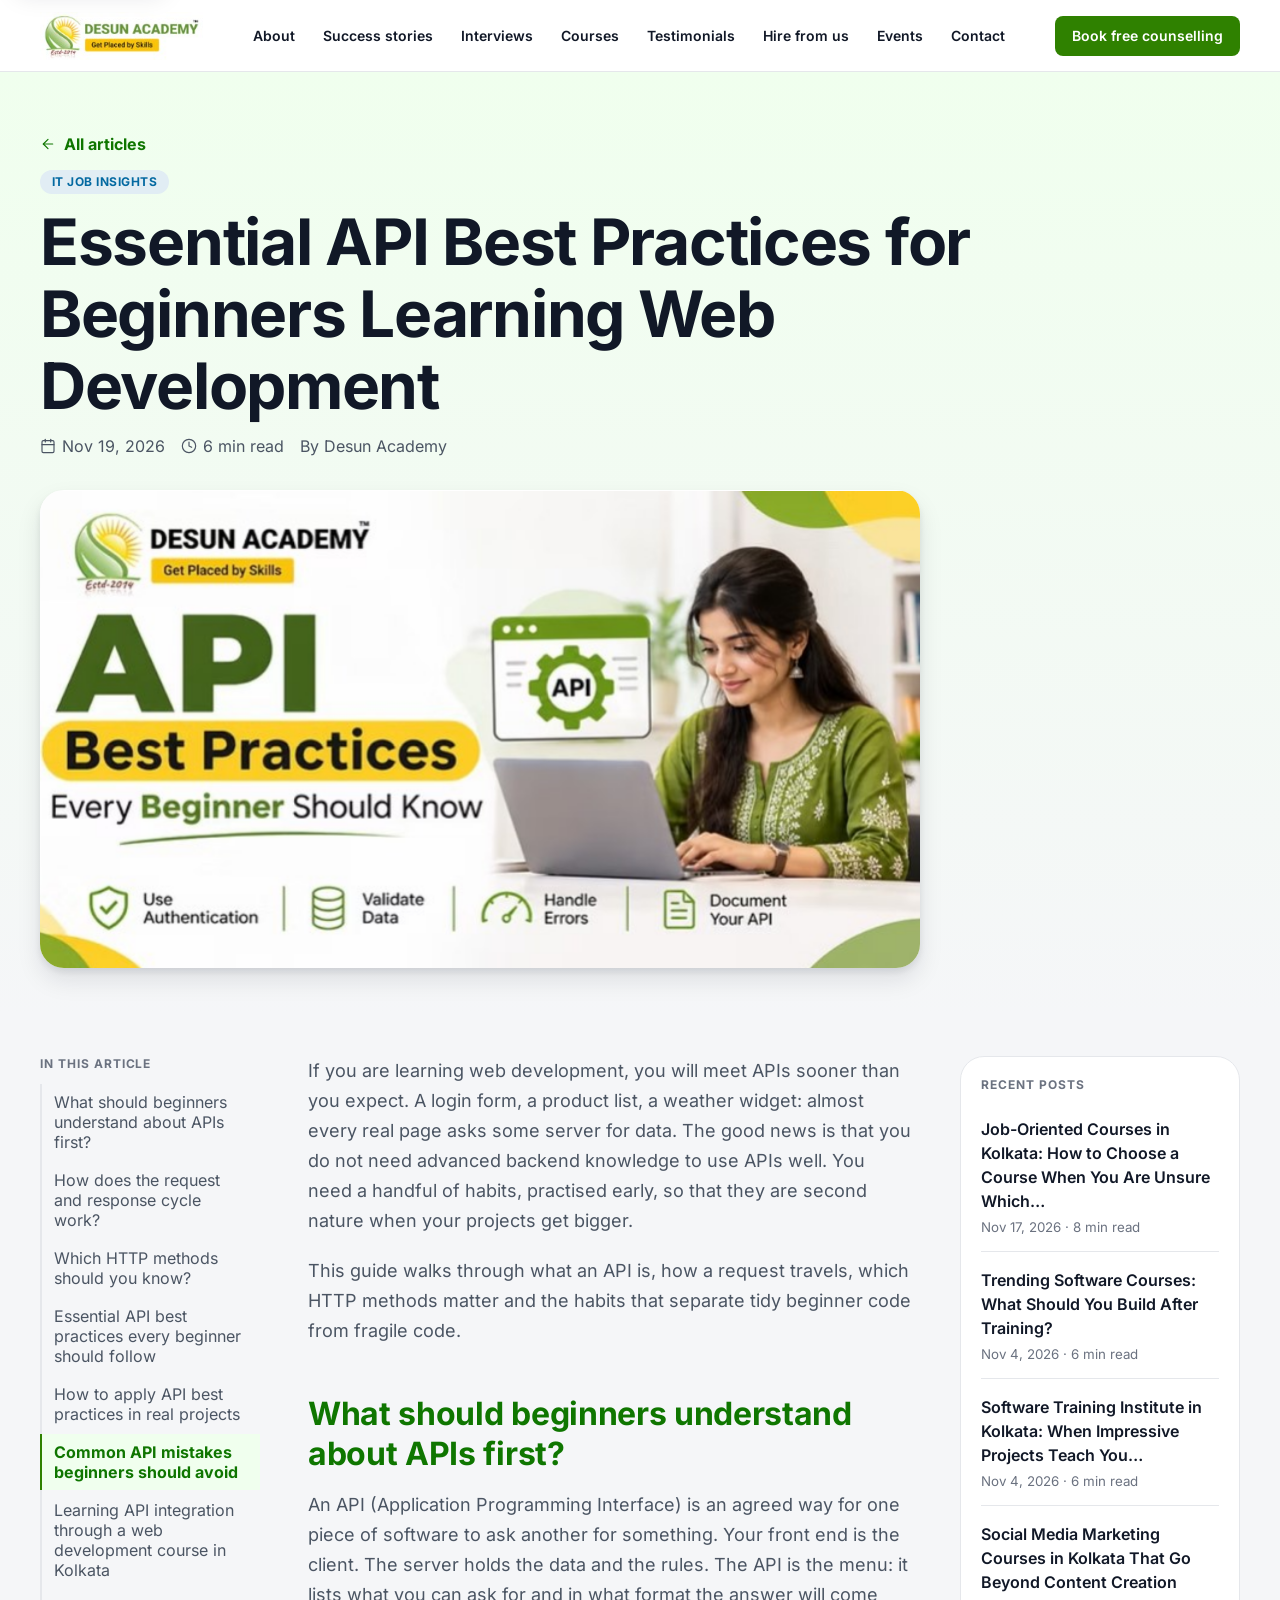
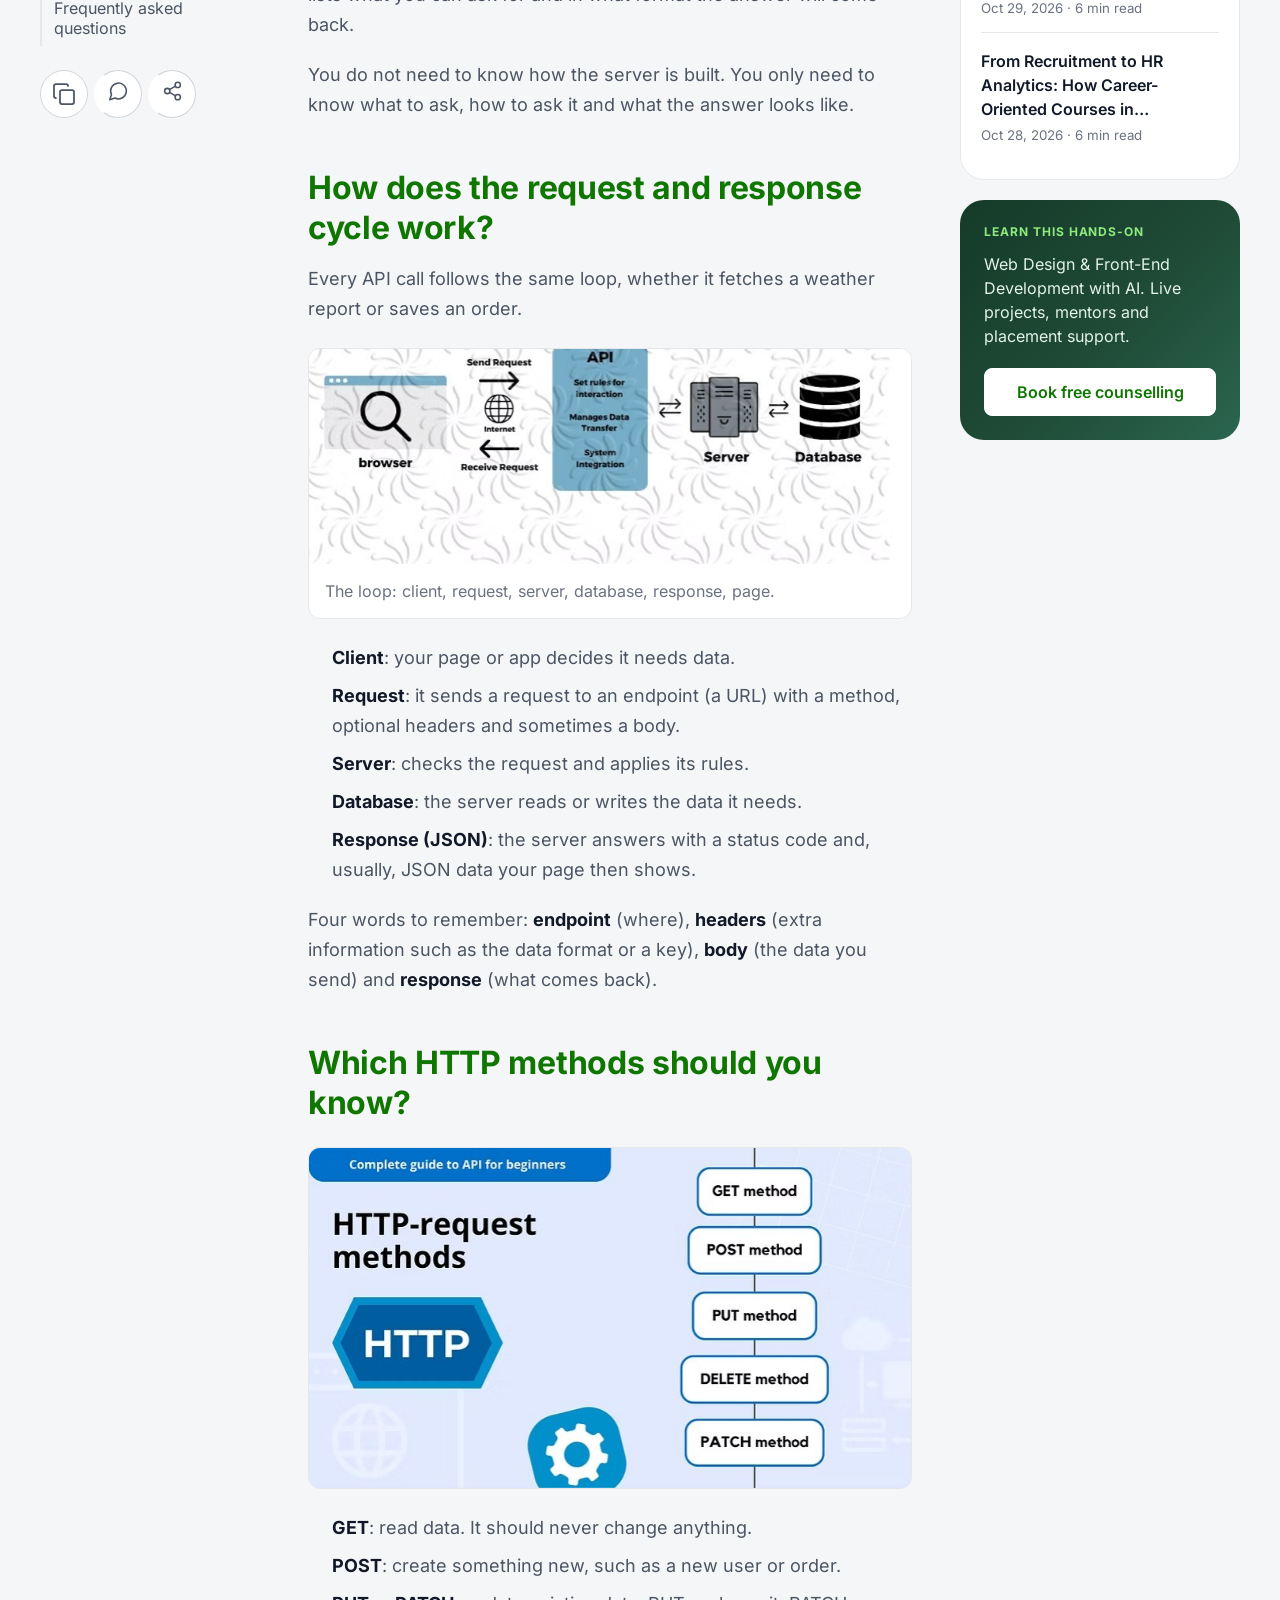
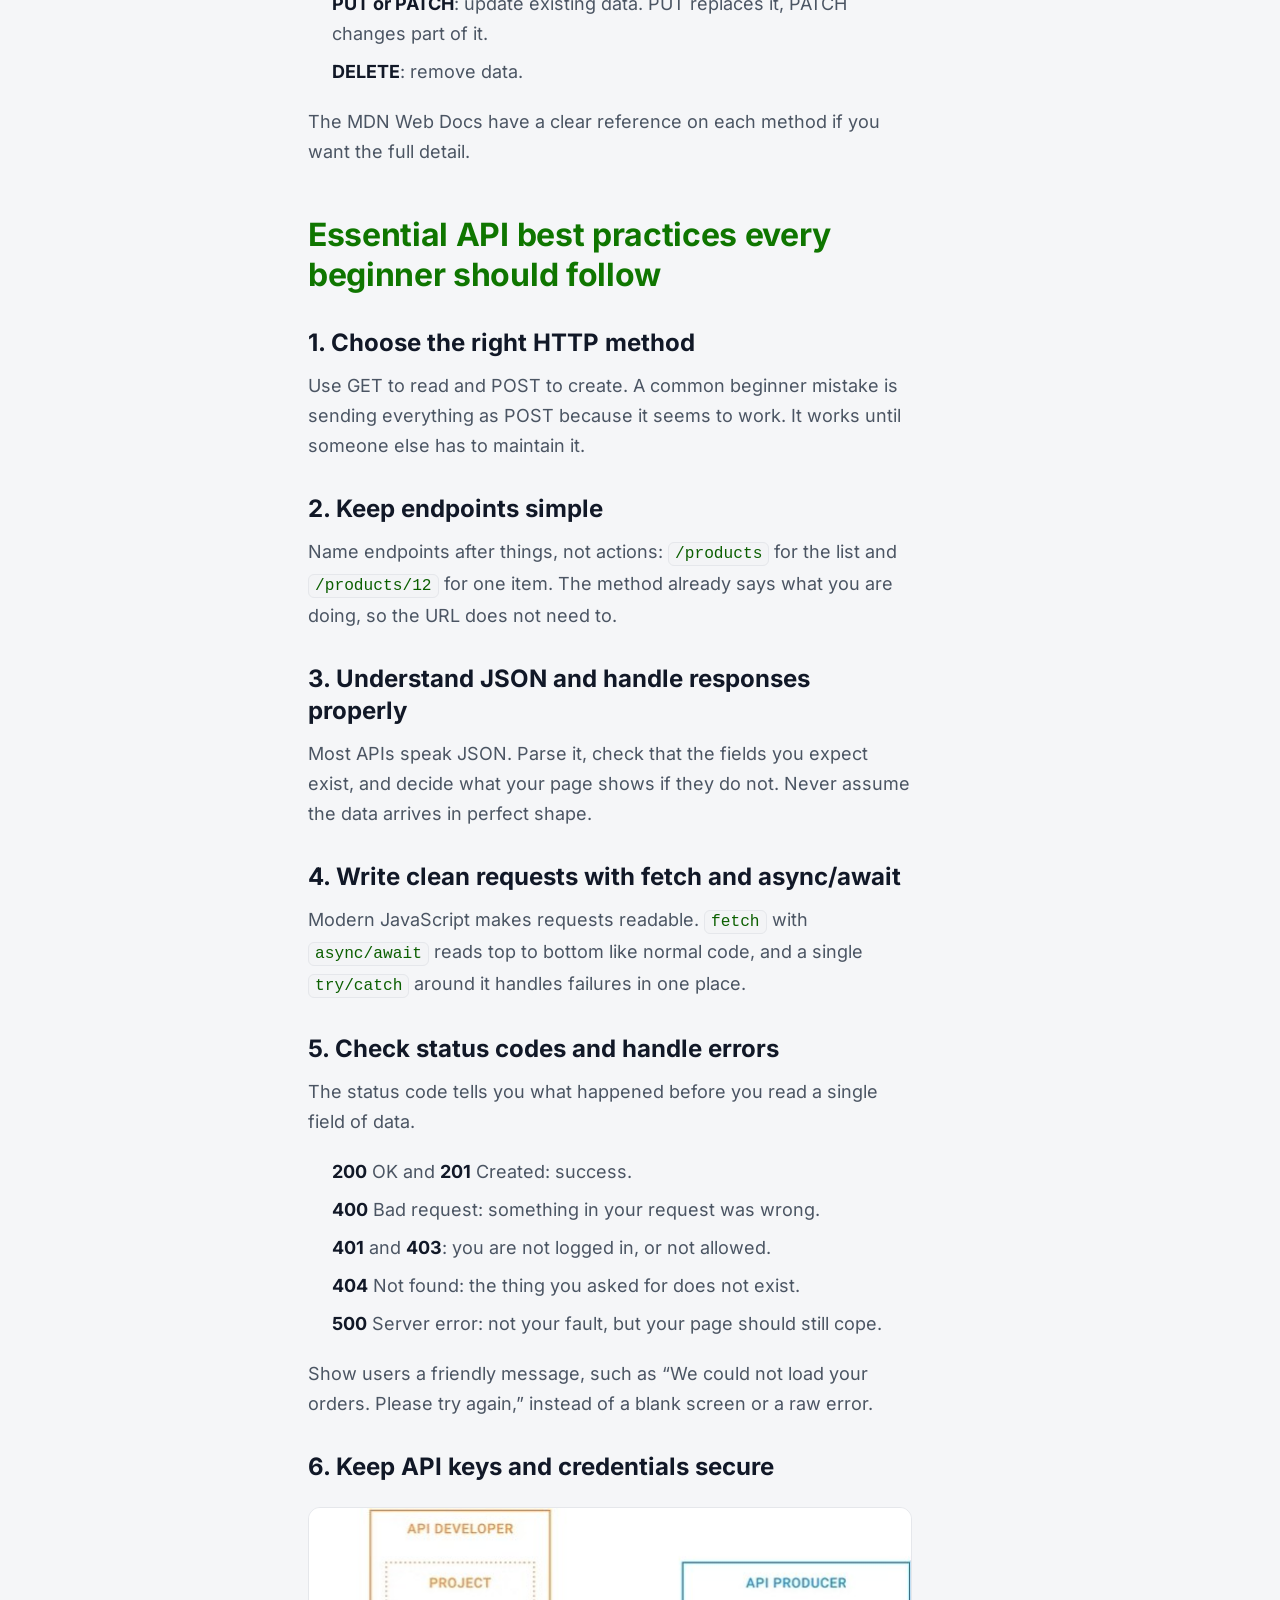
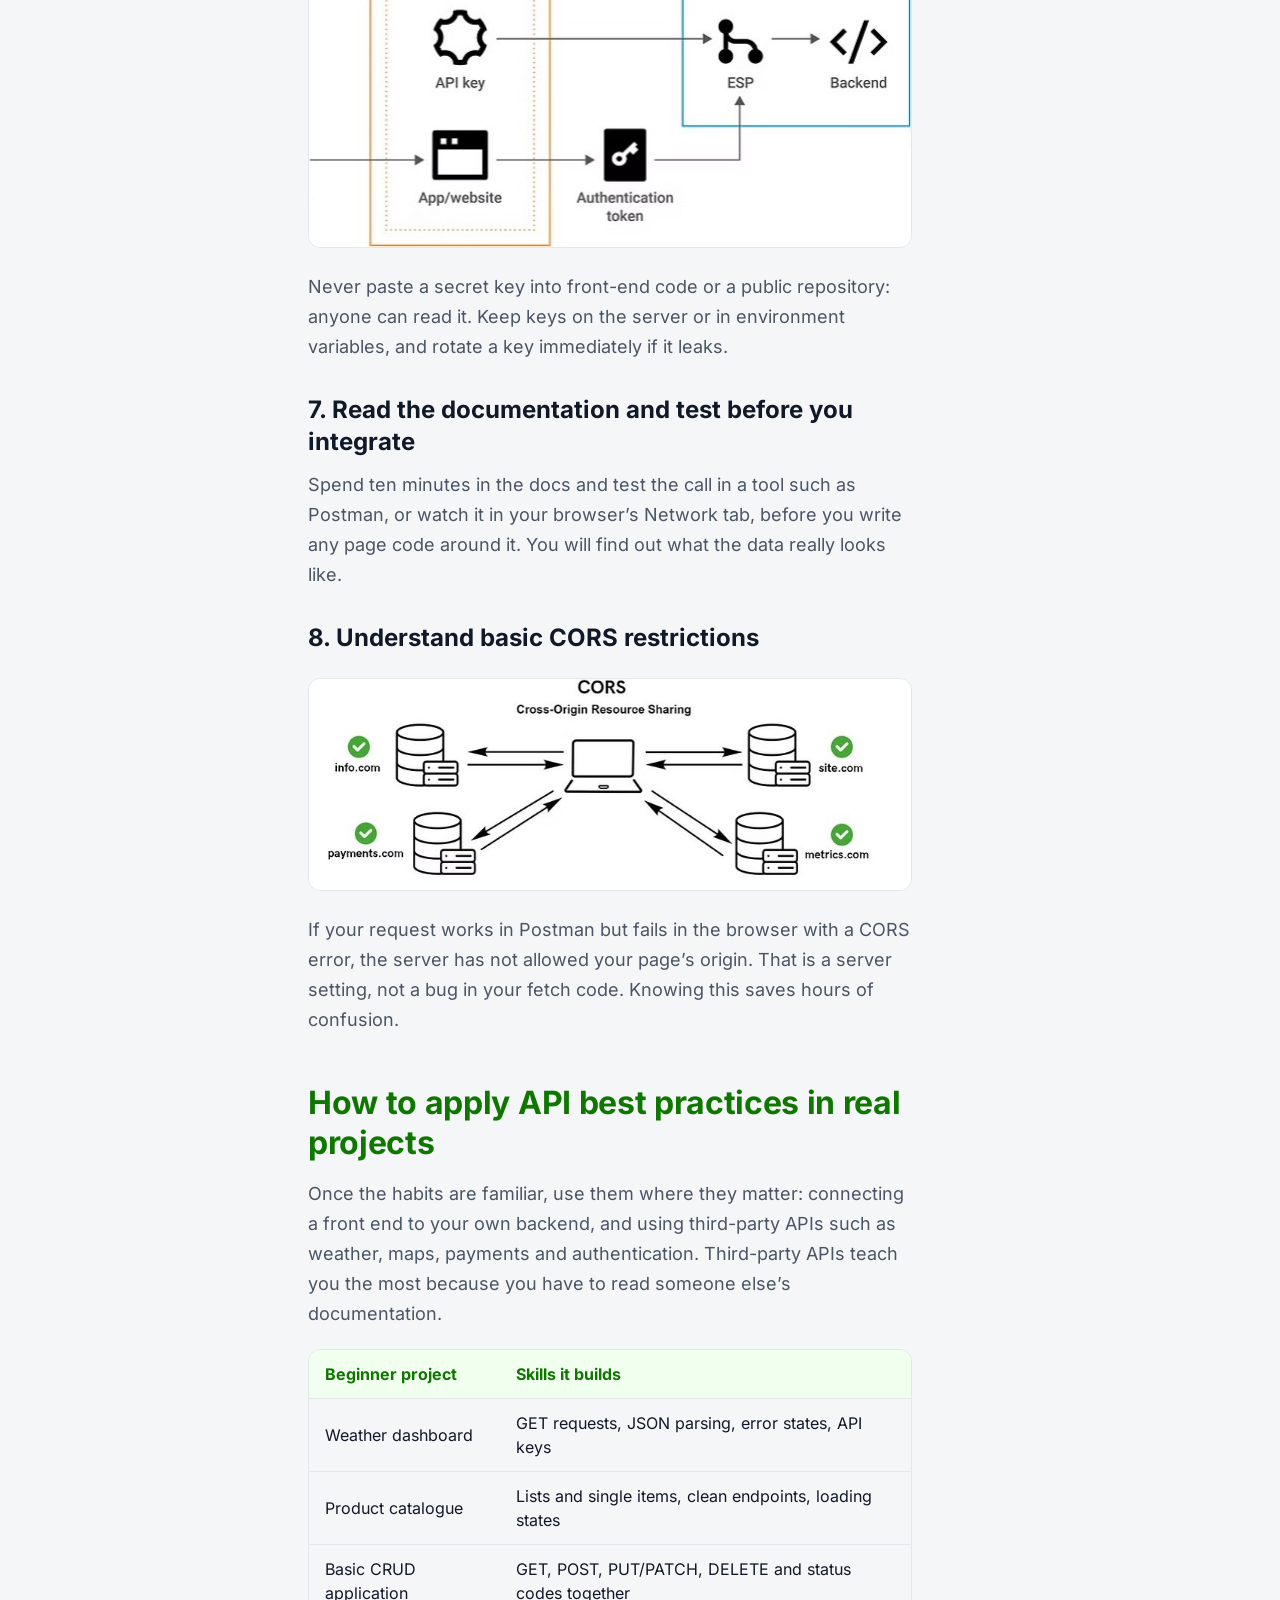
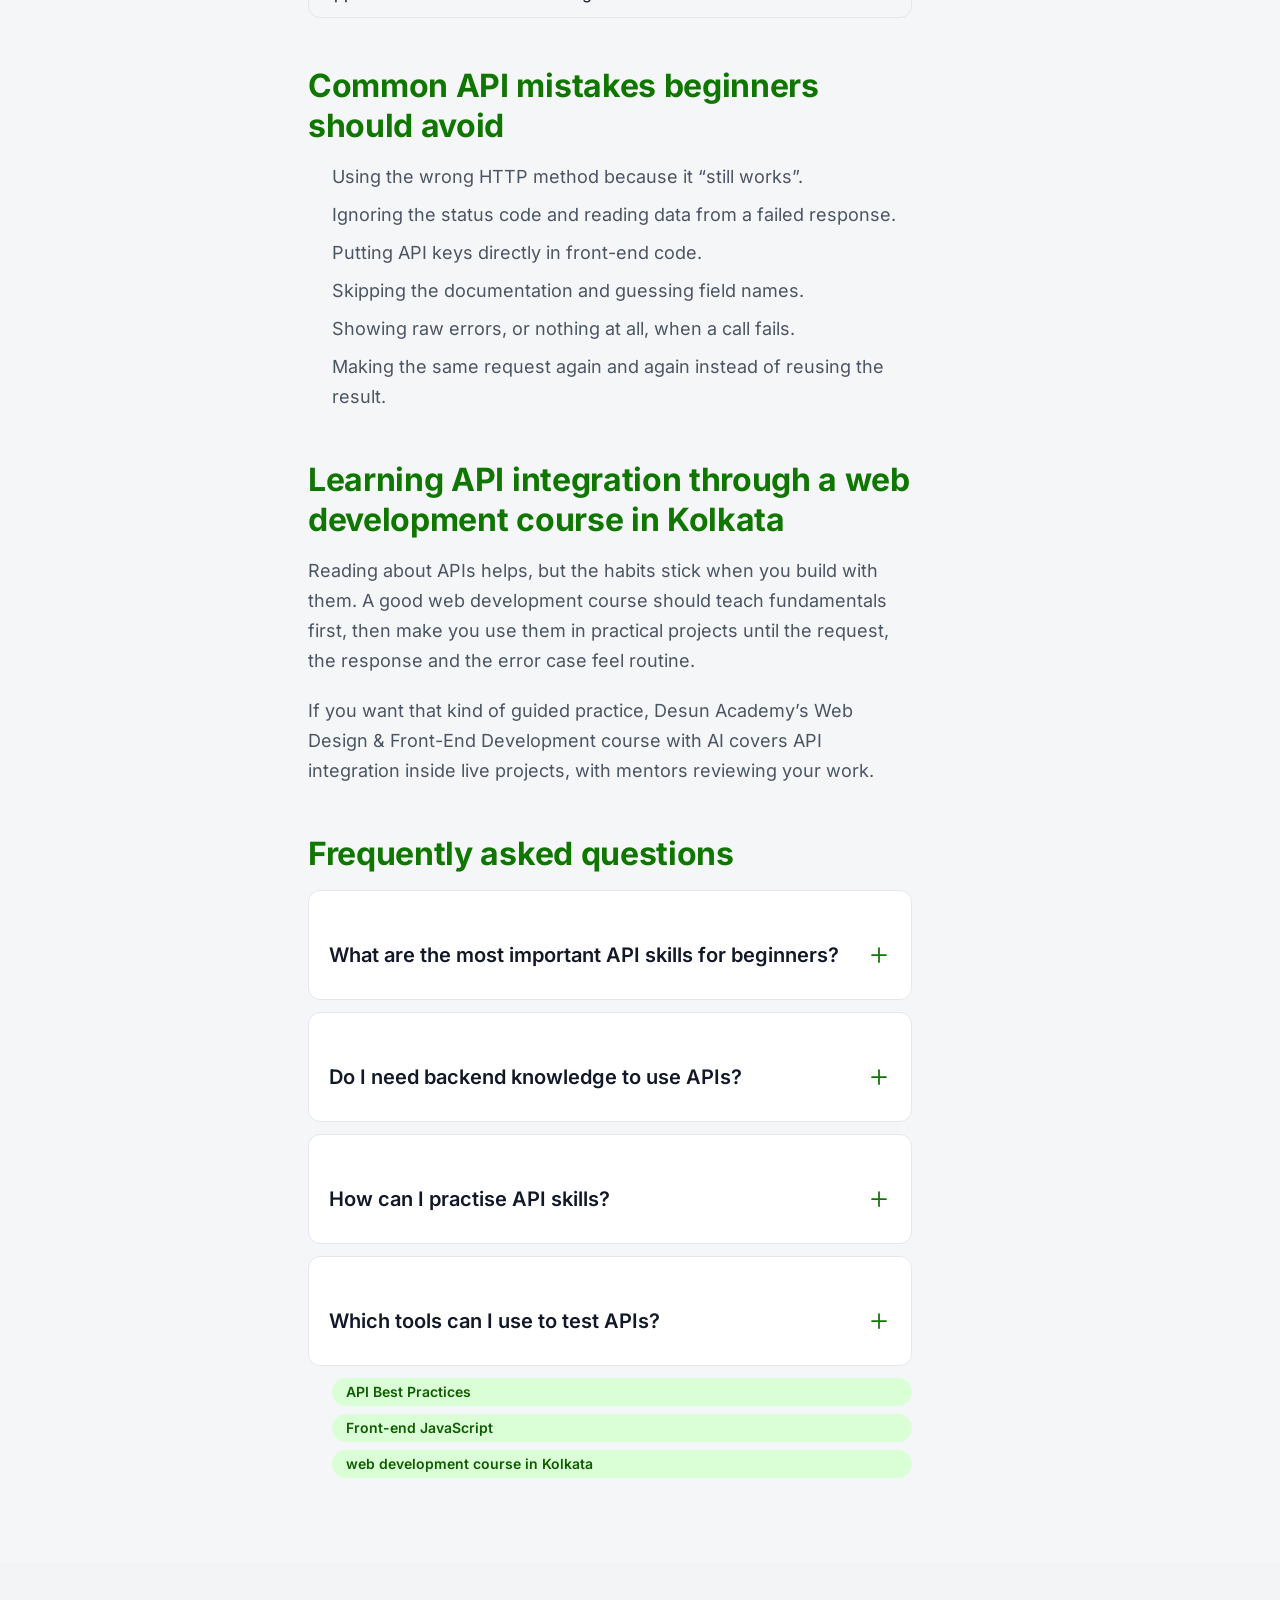
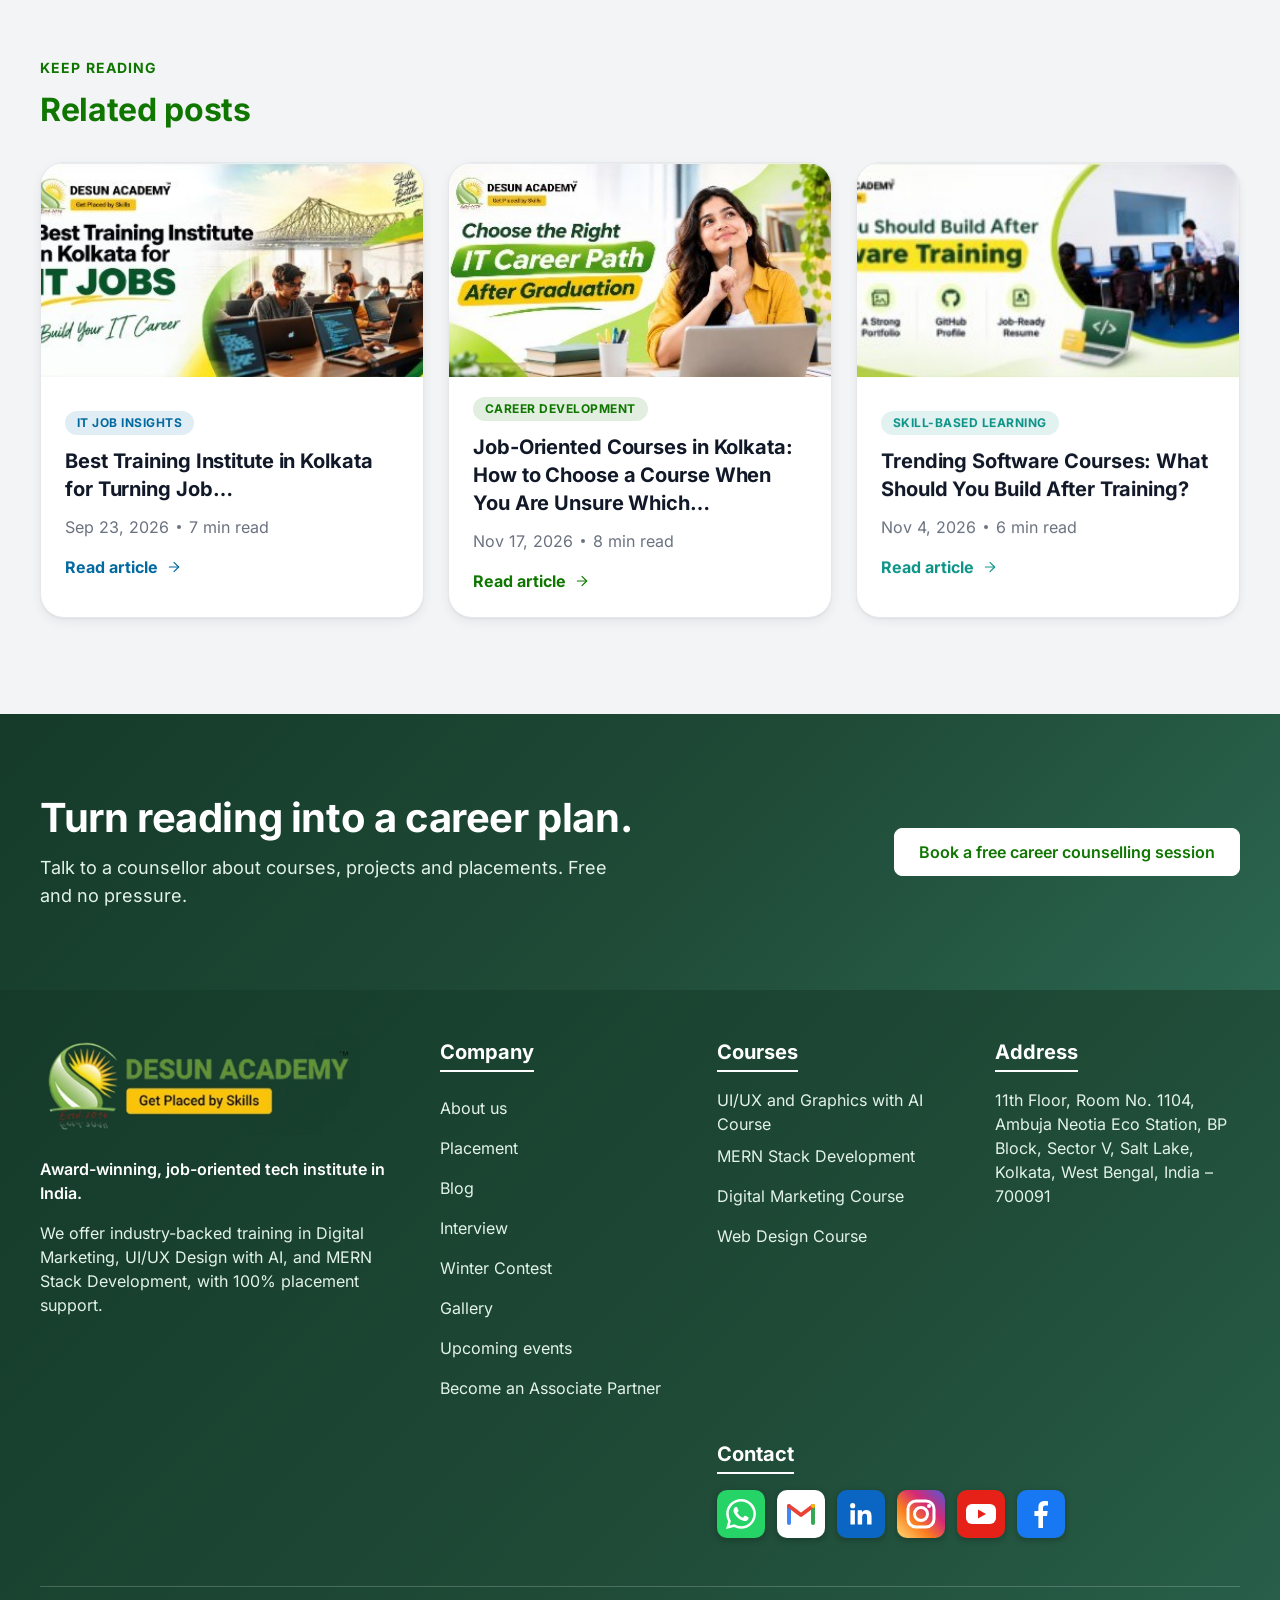
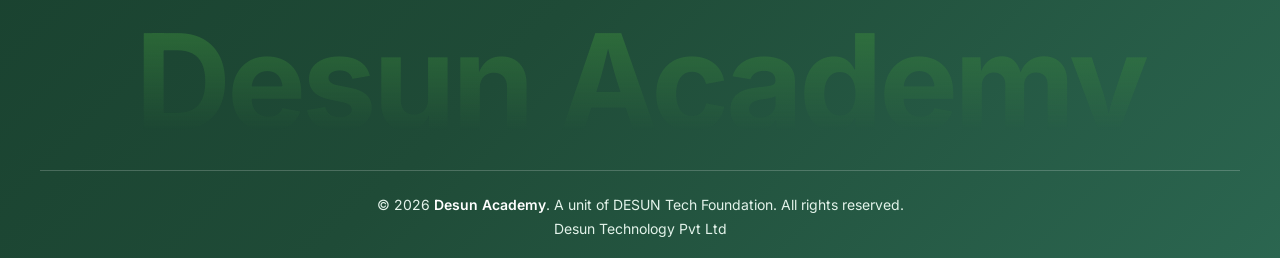
<file: site/blog-post.html>
<!DOCTYPE html>
<html lang="en" class="no-js">
<head>
  <meta charset="utf-8">
  <meta name="viewport" content="width=device-width, initial-scale=1">
  <title>Article | Desun Academy Blog</title>
  <meta name="description" content="Read the Desun Academy blog.">
  <meta name="theme-color" content="#0F7600">
  <link rel="icon" href="assets/img/logo.jpg">
  <link rel="preload" href="assets/fonts/inter-latin-wght-normal.woff2" as="font" type="font/woff2" crossorigin>
  <link rel="stylesheet" href="css/style.css">
  <link rel="stylesheet" href="css/about.css">
  <link rel="stylesheet" href="css/courses.css">
  <link rel="stylesheet" href="css/success.css">
  <link rel="stylesheet" href="css/pages2.css">
  <link rel="stylesheet" href="css/pages3.css">
  <script>document.documentElement.classList.remove('no-js');document.documentElement.classList.add('a-js');</script>
</head>
<body class="page-about page-p2 page-p3 page-blogpost" data-motion="custom">
<a class="skip-link" href="#main">Skip to content</a>

<!-- ======================= ICON SPRITE ======================= -->
<!-- ======================= ICON SPRITE (one library: Lucide-style outline, 1.75 stroke) ======================= -->
<svg width="0" height="0" style="position:absolute" aria-hidden="true" focusable="false">
  <defs>
    <symbol id="i-check" viewBox="0 0 24 24"><path d="M20 6 9 17l-5-5"/></symbol>
    <symbol id="i-plus" viewBox="0 0 24 24"><path d="M5 12h14"/><path d="M12 5v14"/></symbol>
    <symbol id="i-x" viewBox="0 0 24 24"><path d="M18 6 6 18"/><path d="m6 6 12 12"/></symbol>
    <symbol id="i-menu" viewBox="0 0 24 24"><line x1="4" x2="20" y1="12" y2="12"/><line x1="4" x2="20" y1="6" y2="6"/><line x1="4" x2="20" y1="18" y2="18"/></symbol>
    <symbol id="i-chev-l" viewBox="0 0 24 24"><path d="m15 18-6-6 6-6"/></symbol>
    <symbol id="i-chev-r" viewBox="0 0 24 24"><path d="m9 18 6-6-6-6"/></symbol>
    <symbol id="i-cap" viewBox="0 0 24 24"><path d="M21.42 10.922a1 1 0 0 0-.019-1.838L12.83 5.18a2 2 0 0 0-1.66 0L2.6 9.08a1 1 0 0 0 0 1.832l8.57 3.908a2 2 0 0 0 1.66 0z"/><path d="M22 10v6"/><path d="M6 12.5V16a6 3 0 0 0 12 0v-3.5"/></symbol>
    <symbol id="i-briefcase" viewBox="0 0 24 24"><path d="M16 20V4a2 2 0 0 0-2-2h-4a2 2 0 0 0-2 2v16"/><rect width="20" height="14" x="2" y="6" rx="2"/></symbol>
    <symbol id="i-repeat" viewBox="0 0 24 24"><path d="m17 2 4 4-4 4"/><path d="M3 11v-1a4 4 0 0 1 4-4h14"/><path d="m7 22-4-4 4-4"/><path d="M21 13v1a4 4 0 0 1-4 4H3"/></symbol>
    <symbol id="i-trend" viewBox="0 0 24 24"><polyline points="22 7 13.5 15.5 8.5 10.5 2 17"/><polyline points="16 7 22 7 22 13"/></symbol>
    <symbol id="i-rupee" viewBox="0 0 24 24"><path d="M6 3h12"/><path d="M6 8h12"/><path d="m6 13 8.5 8"/><path d="M6 13h3"/><path d="M9 13c6.667 0 6.667-10 0-10"/></symbol>
    <symbol id="i-vol-x" viewBox="0 0 24 24"><path d="M11 4.702a.705.705 0 0 0-1.203-.498L6.413 7.587A1.4 1.4 0 0 1 5.416 8H3a1 1 0 0 0-1 1v6a1 1 0 0 0 1 1h2.416a1.4 1.4 0 0 1 .997.413l3.383 3.384A.705.705 0 0 0 11 19.298z"/><line x1="22" x2="16" y1="9" y2="15"/><line x1="16" x2="22" y1="9" y2="15"/></symbol>
    <symbol id="i-vol-2" viewBox="0 0 24 24"><path d="M11 4.702a.705.705 0 0 0-1.203-.498L6.413 7.587A1.4 1.4 0 0 1 5.416 8H3a1 1 0 0 0-1 1v6a1 1 0 0 0 1 1h2.416a1.4 1.4 0 0 1 .997.413l3.383 3.384A.705.705 0 0 0 11 19.298z"/><path d="M16 9a5 5 0 0 1 0 6"/><path d="M19.364 18.364a9 9 0 0 0 0-12.728"/></symbol>
    <symbol id="i-pause" viewBox="0 0 24 24"><rect x="14" y="4" width="4" height="16" rx="1"/><rect x="6" y="4" width="4" height="16" rx="1"/></symbol>
    <symbol id="i-play" viewBox="0 0 24 24"><polygon points="6 3 20 12 6 21 6 3"/></symbol>
    <symbol id="i-book" viewBox="0 0 24 24"><path d="M12 7v14"/><path d="M3 18a1 1 0 0 1-1-1V4a1 1 0 0 1 1-1h5a4 4 0 0 1 4 4 4 4 0 0 1 4-4h5a1 1 0 0 1 1 1v13a1 1 0 0 1-1 1h-6a3 3 0 0 0-3 3 3 3 0 0 0-3-3z"/></symbol>
    <symbol id="i-pin" viewBox="0 0 24 24"><path d="M20 10c0 4.993-5.539 10.193-7.399 11.799a1 1 0 0 1-1.202 0C9.539 20.193 4 14.993 4 10a8 8 0 0 1 16 0"/><circle cx="12" cy="10" r="3"/></symbol>
    <symbol id="i-alert" viewBox="0 0 24 24"><circle cx="12" cy="12" r="10"/><line x1="12" x2="12" y1="8" y2="12"/><line x1="12" x2="12.01" y1="16" y2="16"/></symbol>
    <symbol id="i-lock" viewBox="0 0 24 24"><rect width="18" height="11" x="3" y="11" rx="2" ry="2"/><path d="M7 11V7a5 5 0 0 1 10 0v4"/></symbol>
    <symbol id="i-circle-check" viewBox="0 0 24 24"><circle cx="12" cy="12" r="10"/><path d="m9 12 2 2 4-4"/></symbol>
    <symbol id="i-phone" viewBox="0 0 24 24"><path d="M22 16.92v3a2 2 0 0 1-2.18 2 19.79 19.79 0 0 1-8.63-3.07 19.5 19.5 0 0 1-6-6 19.79 19.79 0 0 1-3.07-8.67A2 2 0 0 1 4.11 2h3a2 2 0 0 1 2 1.72 12.84 12.84 0 0 0 .7 2.81 2 2 0 0 1-.45 2.11L8.09 9.91a16 16 0 0 0 6 6l1.27-1.27a2 2 0 0 1 2.11-.45 12.84 12.84 0 0 0 2.81.7A2 2 0 0 1 22 16.92z"/></symbol>
    <symbol id="i-mail" viewBox="0 0 24 24"><rect width="20" height="16" x="2" y="4" rx="2"/><path d="m22 7-8.97 5.7a1.94 1.94 0 0 1-2.06 0L2 7"/></symbol>
    <symbol id="i-chat" viewBox="0 0 24 24"><path d="M7.9 20A9 9 0 1 0 4 16.1L2 22Z"/></symbol>
    <symbol id="i-instagram" viewBox="0 0 24 24"><rect width="20" height="20" x="2" y="2" rx="5" ry="5"/><path d="M16 11.37A4 4 0 1 1 12.63 8 4 4 0 0 1 16 11.37z"/><line x1="17.5" x2="17.51" y1="6.5" y2="6.5"/></symbol>
    <symbol id="i-youtube" viewBox="0 0 24 24"><path d="M2.5 17a24.12 24.12 0 0 1 0-10 2 2 0 0 1 1.4-1.4 49.56 49.56 0 0 1 16.2 0A2 2 0 0 1 21.5 7a24.12 24.12 0 0 1 0 10 2 2 0 0 1-1.4 1.4 49.55 49.55 0 0 1-16.2 0A2 2 0 0 1 2.5 17"/><path d="m10 15 5-3-5-3z"/></symbol>
    <symbol id="i-facebook" viewBox="0 0 24 24"><path d="M18 2h-3a5 5 0 0 0-5 5v3H7v4h3v8h4v-8h3l1-4h-4V7a1 1 0 0 1 1-1h3z"/></symbol>
    <symbol id="i-linkedin" viewBox="0 0 24 24"><path d="M16 8a6 6 0 0 1 6 6v7h-4v-7a2 2 0 0 0-2-2 2 2 0 0 0-2 2v7h-4v-7a6 6 0 0 1 6-6z"/><rect width="4" height="12" x="2" y="9"/><circle cx="4" cy="4" r="2"/></symbol>
  
    <symbol id="i-search" viewBox="0 0 24 24"><circle cx="11" cy="11" r="8"/><path d="m21 21-4.3-4.3"/></symbol>
    <symbol id="i-calendar" viewBox="0 0 24 24"><path d="M8 2v4"/><path d="M16 2v4"/><rect width="18" height="18" x="3" y="4" rx="2"/><path d="M3 10h18"/></symbol>
    <symbol id="i-clock" viewBox="0 0 24 24"><circle cx="12" cy="12" r="10"/><polyline points="12 6 12 12 16 14"/></symbol>
    <symbol id="i-arrow-right" viewBox="0 0 24 24"><path d="M5 12h14"/><path d="m12 5 7 7-7 7"/></symbol>
    <symbol id="i-arrow-left" viewBox="0 0 24 24"><path d="m12 19-7-7 7-7"/><path d="M19 12H5"/></symbol>
    <symbol id="i-arrow-up-right" viewBox="0 0 24 24"><path d="M7 7h10v10"/><path d="M7 17 17 7"/></symbol>
    <symbol id="i-copy" viewBox="0 0 24 24"><rect width="14" height="14" x="8" y="8" rx="2"/><path d="M4 16c-1.1 0-2-.9-2-2V4c0-1.1.9-2 2-2h10c1.1 0 2 .9 2 2"/></symbol>
    <symbol id="i-shield" viewBox="0 0 24 24"><path d="M20 13c0 5-3.5 7.5-7.66 8.95a1 1 0 0 1-.67-.01C7.5 20.5 4 18 4 13V6a1 1 0 0 1 1-1c2 0 4.5-1.2 6.24-2.72a1.17 1.17 0 0 1 1.52 0C14.51 3.81 17 5 19 5a1 1 0 0 1 1 1z"/><path d="m9 12 2 2 4-4"/></symbol>
    <symbol id="i-users" viewBox="0 0 24 24"><path d="M16 21v-2a4 4 0 0 0-4-4H6a4 4 0 0 0-4 4v2"/><circle cx="9" cy="7" r="4"/><path d="M22 21v-2a4 4 0 0 0-3-3.87"/><path d="M16 3.13a4 4 0 0 1 0 7.75"/></symbol>
    <symbol id="i-nav" viewBox="0 0 24 24"><polygon points="3 11 22 2 13 21 11 13 3 11"/></symbol>

    <symbol id="i-trophy" viewBox="0 0 24 24"><path d="M6 9H4.5a2.5 2.5 0 0 1 0-5H6"/><path d="M18 9h1.5a2.5 2.5 0 0 0 0-5H18"/><path d="M4 22h16"/><path d="M10 14.66V17c0 .55-.47.98-.97 1.21C7.85 18.75 7 20.24 7 22"/><path d="M14 14.66V17c0 .55.47.98.97 1.21C16.15 18.75 17 20.24 17 22"/><path d="M18 2H6v7a6 6 0 0 0 12 0V2Z"/></symbol>
    <symbol id="i-grid" viewBox="0 0 24 24"><rect width="7" height="7" x="3" y="3" rx="1"/><rect width="7" height="7" x="14" y="3" rx="1"/><rect width="7" height="7" x="14" y="14" rx="1"/><rect width="7" height="7" x="3" y="14" rx="1"/></symbol>
    <symbol id="i-share" viewBox="0 0 24 24"><circle cx="18" cy="5" r="3"/><circle cx="6" cy="12" r="3"/><circle cx="18" cy="19" r="3"/><path d="m8.59 13.51 6.83 3.98"/><path d="m15.41 6.51-6.82 3.98"/></symbol>
    <symbol id="i-minus" viewBox="0 0 24 24"><path d="M5 12h14"/></symbol>
    <symbol id="i-bell" viewBox="0 0 24 24"><path d="M6 8a6 6 0 0 1 12 0c0 7 3 9 3 9H3s3-2 3-9"/><path d="M10.3 21a1.94 1.94 0 0 0 3.4 0"/></symbol>
    <symbol id="i-star" viewBox="0 0 24 24"><path d="M12 2l3.09 6.26L22 9.27l-5 4.87 1.18 6.88L12 17.77l-6.18 3.25L7 14.14 2 9.27l6.91-1.01L12 2z"/></symbol>
    <symbol id="i-wallet" viewBox="0 0 24 24"><path d="M19 7V4a1 1 0 0 0-1-1H5a2 2 0 0 0 0 4h15a1 1 0 0 1 1 1v4h-3a2 2 0 0 0 0 4h3a1 1 0 0 0 1-1v-2a1 1 0 0 0-1-1"/><path d="M3 5v14a2 2 0 0 0 2 2h15a1 1 0 0 0 1-1v-4"/></symbol>
</defs>
</svg>

<header class="site-header" id="top">
  <div class="a-progress" aria-hidden="true"></div>
  <div class="container site-header__inner">
    <a class="brand" href="index.html" aria-label="Desun Academy — home"><img src="assets/img/logo.jpg" alt="Desun Academy" width="207" height="61"></a>
    <nav class="nav" aria-label="Primary">
      <ul class="nav__list">
        <li><a class="nav__link" href="about.html">About</a></li>
        <li><a class="nav__link" href="success.html">Success stories</a></li>
        <li><a class="nav__link" href="interview.html">Interviews</a></li>
        <li><a class="nav__link" href="courses.html">Courses</a></li>
        <li><a class="nav__link" href="testimonials.html">Testimonials</a></li>
        <li><a class="nav__link" href="hire.html">Hire from us</a></li>
        <li><a class="nav__link" href="events.html">Events</a></li>
        <li><a class="nav__link" href="contact.html">Contact</a></li>
      </ul>
    </nav>
    <button class="btn btn--md header-cta" type="button" data-open-form="counselling">Book free counselling</button>
    <button class="menu-btn" type="button" aria-expanded="false" aria-controls="mobileNav" id="menuBtn">
      <svg class="icon icon--24" aria-hidden="true"><use href="#i-menu"/></svg><span>Menu</span>
    </button>
  </div>
  <div class="mobile-nav" id="mobileNav">
    <a class="mobile-nav__link" href="about.html">About</a>
    <a class="mobile-nav__link" href="success.html">Success stories</a>
    <a class="mobile-nav__link" href="interview.html">Interviews</a>
    <a class="mobile-nav__link" href="courses.html">Courses</a>
    <a class="mobile-nav__link" href="testimonials.html">Testimonials</a>
    <a class="mobile-nav__link" href="hire.html">Hire from us</a>
    <a class="mobile-nav__link" href="events.html">Events</a>
    <a class="mobile-nav__link" href="contact.html">Contact</a>
    <button class="btn btn--block" type="button" data-open-form="counselling">Book free counselling</button>
  </div>
</header>
<main id="main">
<div class="bp-prog" aria-hidden="true"><i id="bpProg"></i></div>
<noscript><div class="container"><p class="bp-ns">This article needs JavaScript to load. <a href="blog.html">Back to all articles</a></p></div></noscript>
<header class="bp-hero" id="bpHero"><div class="container bp-hero__in">
  <a class="bp-back" href="blog.html"><svg class="icon icon--16" aria-hidden="true"><use href="#i-arrow-left"/></svg>All articles</a>
  <p class="bp-cat" id="bpCat"></p><h1 class="bp-t" id="bpT">Loading article&hellip;</h1>
  <p class="bp-m" id="bpM"></p>
  <figure class="bp-cover" id="bpCover"><img id="bpImg" alt="" ></figure>
</div></header>
<div class="container bp-g">
  <aside class="bp-toc" aria-label="Table of contents"><p class="bp-toc__h">In this article</p><nav><ol id="bpToc"></ol></nav>
    <div class="bp-share" aria-label="Share this article"><button type="button" class="bp-sh" data-s="copy" aria-label="Copy link"><svg class="icon icon--24" aria-hidden="true"><use href="#i-copy"/></svg></button><a class="bp-sh" data-s="wa" aria-label="Share on WhatsApp" target="_blank" rel="noopener" href="#"><svg class="icon icon--24" aria-hidden="true"><use href="#i-chat"/></svg></a><a class="bp-sh" data-s="li" aria-label="Share on LinkedIn" target="_blank" rel="noopener" href="#"><svg class="icon icon--24" aria-hidden="true"><use href="#i-share"/></svg></a><span class="bp-sh__ok" id="bpCopied" role="status"></span></div>
  </aside>
  <article class="bp-art" id="bpArt"></article>
  <aside class="bp-side"><div class="bp-side__c"><h2>Recent posts</h2><ul id="bpRecent"></ul></div>
    <div class="bp-promo"><h2>Learn this hands-on</h2><p>Web Design &amp; Front-End Development with AI. Live projects, mentors and placement support.</p><button class="btn btn--white btn--block" type="button" data-open-form="counselling"><span>Book free counselling</span></button></div></aside>
</div>
<section class="bp-rel" aria-labelledby="bpRT"><div class="container"><p class="c-kicker">Keep reading</p><h2 class="h2" id="bpRT">Related posts</h2><div class="bl-grid" id="bpRel"></div></div></section>
<section class="bl-cta" aria-labelledby="bpC"><div class="container bl-cta__in"><div><h2 id="bpC">Turn reading into a career plan.</h2><p>Talk to a counsellor about courses, projects and placements. Free and no pressure.</p></div><button class="btn btn--white" type="button" data-open-form="counselling"><span>Book a free career counselling session</span></button></div></section>
</main>

<footer class="site-footer">
  <div class="container">
    <div class="footer-grid">
      <div class="footer-brand">
        <a class="footer-logo" href="#top" aria-label="Desun Academy, back to top"><img src="assets/img/logo-footer.png" alt="Desun Academy, get placed by skills" width="364" height="110"></a>
        <p class="footer-about"><strong>Award-winning, job-oriented tech institute in India.</strong></p>
        <p class="footer-about">We offer industry-backed training in Digital Marketing, UI/UX Design with AI, and MERN Stack Development, with 100% placement support.</p>
      </div>
      <nav class="footer-col" aria-label="Company">
        <h3>Company</h3>
        <ul>
          <li><a href="about.html">About us</a></li>
          <li><a href="success.html">Placement</a></li>
          <li><a href="blog.html">Blog</a></li>
          <li><a href="interview.html">Interview</a></li>
          <li><a href="winter-contest.html">Winter Contest</a></li>
          <li><a href="gallery.html">Gallery</a></li>
          <li><a href="events.html">Upcoming events</a></li>
          <li><a href="partner.html">Become an Associate Partner</a></li>
        </ul>
      </nav>
      <div class="footer-col">
        <nav aria-label="Courses">
          <h3>Courses</h3>
          <ul>
            <li><a href="courses.html">UI/UX and Graphics with AI Course</a></li>
            <li><a href="index.html#programs">MERN Stack Development</a></li>
            <li><a href="index.html#programs">Digital Marketing Course</a></li>
            <li><a href="index.html#programs">Web Design Course</a></li>
          </ul>
        </nav>
      </div>
      <div class="footer-col footer-contact">
        <h3>Contact</h3>
        <!-- Social URLs are placeholders (the design shows icons only). -->
        <div class="socials"><a href="#" aria-label="WhatsApp" id="soWhatsapp"><svg viewBox="0 0 48 48" width="48" height="48" aria-hidden="true"><rect width="48" height="48" rx="10" fill="#25D366"/><g transform="translate(9 9) scale(1.25)" fill="#fff"><path d="M17.47 14.38c-.3-.15-1.76-.87-2.03-.97-.27-.1-.47-.15-.67.15-.2.3-.77.97-.94 1.17-.17.2-.35.22-.65.07-.3-.15-1.26-.46-2.39-1.48-.88-.79-1.48-1.76-1.65-2.06-.17-.3-.02-.46.13-.6.13-.13.3-.35.45-.52.15-.17.2-.3.3-.5.1-.2.05-.37-.03-.52-.07-.15-.67-1.61-.92-2.2-.24-.58-.49-.5-.67-.51h-.57c-.2 0-.52.07-.8.37-.27.3-1.04 1.02-1.04 2.48s1.07 2.88 1.21 3.07c.15.2 2.1 3.2 5.08 4.49.71.3 1.26.49 1.69.63.71.23 1.36.2 1.87.12.57-.09 1.76-.72 2-1.41.25-.7.25-1.29.17-1.41-.07-.12-.27-.2-.57-.35M12.05 21.78h-.01a9.87 9.87 0 0 1-5.03-1.38l-.36-.21-3.74.98 1-3.65-.24-.37a9.86 9.86 0 0 1-1.51-5.26c0-5.45 4.44-9.88 9.89-9.88 2.64 0 5.12 1.03 6.99 2.9a9.83 9.83 0 0 1 2.89 6.99c0 5.45-4.44 9.88-9.88 9.88M20.46 3.49A11.82 11.82 0 0 0 12.05 0C5.5 0 .16 5.34.16 11.89c0 2.1.55 4.14 1.59 5.95L.06 24l6.3-1.65a11.88 11.88 0 0 0 5.68 1.45h.01c6.55 0 11.89-5.34 11.89-11.89 0-3.18-1.24-6.17-3.48-8.42"/></g></svg></a><a href="#" aria-label="Email" id="soMail"><svg viewBox="0 0 48 48" width="48" height="48" aria-hidden="true"><rect width="48" height="48" rx="10" fill="#fff"/><g fill="none" stroke-linecap="round" stroke-linejoin="round"><path d="M12 33V16" stroke="#4285F4" stroke-width="4"/><path d="M36 33V16" stroke="#34A853" stroke-width="4"/><path d="M12 16l12 9 12-9" stroke="#EA4335" stroke-width="4"/><path d="M36 16v0" stroke="#FBBC04" stroke-width="4"/></g></svg></a><a href="#" aria-label="LinkedIn"><svg viewBox="0 0 48 48" width="48" height="48" aria-hidden="true"><rect width="48" height="48" rx="10" fill="#0A66C2"/><g transform="translate(9 9) scale(1.25)" fill="#fff"><path d="M20.45 20.45h-3.55v-5.57c0-1.33-.03-3.04-1.85-3.04-1.85 0-2.14 1.45-2.14 2.94v5.67H9.35V9h3.41v1.56h.05c.48-.9 1.64-1.85 3.37-1.85 3.6 0 4.27 2.37 4.27 5.46v6.28zM5.34 7.43a2.06 2.06 0 1 1 0-4.13 2.06 2.06 0 0 1 0 4.13zm1.78 13.02H3.56V9h3.56v11.45z"/></g></svg></a><a href="#" aria-label="Instagram"><svg viewBox="0 0 48 48" width="48" height="48" aria-hidden="true"><defs><linearGradient id="igg" x1="0" y1="1" x2="1" y2="0"><stop offset="0" stop-color="#FEDA75"/><stop offset=".35" stop-color="#FA7E1E"/><stop offset=".65" stop-color="#D62976"/><stop offset="1" stop-color="#4F5BD5"/></linearGradient></defs><rect width="48" height="48" rx="10" fill="url(#igg)"/><g fill="none" stroke="#fff" stroke-width="3"><rect x="11" y="11" width="26" height="26" rx="8"/><circle cx="24" cy="24" r="6.5"/></g><circle cx="32" cy="16" r="2" fill="#fff"/></svg></a><a href="#" aria-label="YouTube"><svg viewBox="0 0 48 48" width="48" height="48" aria-hidden="true"><rect width="48" height="48" rx="10" fill="#E62117"/><rect x="9" y="14" width="30" height="20" rx="6" fill="#fff"/><path d="M21 19.5v9l8-4.5z" fill="#E62117"/></svg></a><a href="#" aria-label="Facebook"><svg viewBox="0 0 48 48" width="48" height="48" aria-hidden="true"><rect width="48" height="48" rx="10" fill="#1877F2"/><path d="M26 38V26h4l.7-5H26v-3c0-1.4.5-2.4 2.5-2.4H31v-4.4c-.4 0-1.9-.2-3.6-.2-3.6 0-6 2.2-6 6.2V21h-4v5h4v12h4.6z" fill="#fff"/></svg></a></div>
      </div>
      <div class="footer-col">
        <h3>Address</h3>
        <address>11th Floor, Room No. 1104, Ambuja Neotia Eco Station, BP Block, Sector V, Salt Lake, Kolkata, West Bengal, India &ndash; 700091</address>
      </div>
    </div>
    <div class="footer-wordmark" aria-hidden="true">Desun Academy</div>
    <div class="footer-bottom">
      <p>&copy; <span id="year">2026</span> <strong>Desun Academy</strong>. A unit of DESUN Tech Foundation. All rights reserved.</p>
      <p>Desun Technology Pvt Ltd</p>
    </div>
  </div>
</footer>

<!-- ======================= COUNSELLING MODAL ======================= -->
<dialog class="modal" id="formModal" aria-labelledby="formTitle">
  <div class="modal__inner">
    <div class="modal__head">
      <div>
        <h2 class="modal__title" id="formTitle">Book a free counselling session</h2>
        <p class="modal__desc" id="formDesc">Share your details and a counsellor will call you to plan your career path.</p>
      </div>
      <button class="modal__close" type="button" data-close-form aria-label="Close"><svg class="icon icon--24" aria-hidden="true"><use href="#i-x"/></svg></button>
    </div>

    <form class="modal__form" id="counsellingForm" novalidate>
      <div class="form-grid">
        <div class="field">
          <label for="fName">Full name</label>
          <input id="fName" name="name" type="text" autocomplete="name" placeholder="e.g. Riya Sen" required aria-describedby="eName">
          <p class="field__error" id="eName"><svg class="icon icon--16" aria-hidden="true"><use href="#i-alert"/></svg><span>Enter your full name</span></p>
        </div>
        <div class="field">
          <label for="fPhone">Mobile number</label>
          <input id="fPhone" name="phone" type="tel" inputmode="numeric" autocomplete="tel-national" placeholder="10-digit mobile number" required aria-describedby="ePhone">
          <p class="field__error" id="ePhone"><svg class="icon icon--16" aria-hidden="true"><use href="#i-alert"/></svg><span>Enter a 10-digit mobile number</span></p>
        </div>
        <div class="field">
          <label for="fEmail">Email <span class="opt">(optional)</span></label>
          <input id="fEmail" name="email" type="email" autocomplete="email" placeholder="name@example.com" aria-describedby="eEmail">
          <p class="field__error" id="eEmail"><svg class="icon icon--16" aria-hidden="true"><use href="#i-alert"/></svg><span>Enter a valid email address, like name@example.com</span></p>
        </div>
        <div class="field">
          <label for="fProgram">Program you&rsquo;re interested in</label>
          <select id="fProgram" name="program" required aria-describedby="eProgram"></select>
          <p class="field__error" id="eProgram"><svg class="icon icon--16" aria-hidden="true"><use href="#i-alert"/></svg><span>Choose a program</span></p>
        </div>
      </div>
      <div class="modal__actions">
        <button class="btn btn--block" type="submit" id="formSubmit"><span class="btn__label">Book free session</span></button>
        <button class="btn btn--text btn--block" type="button" data-close-form>Cancel</button>
      </div>
    </form>

    <div class="modal__success" id="formSuccess" role="status">
      <span class="icon-circle"><svg class="icon" aria-hidden="true"><use href="#i-circle-check"/></svg></span>
      <h2 class="modal__title" id="successTitleModal">Thank you</h2>
      <p class="modal__desc" id="successDesc"></p>
      <button class="btn btn--block" type="button" data-close-form id="successClose">Done</button>
    </div>
  </div>
</dialog>

<script src="assets/js/vendor/gsap.min.js"></script>
<script src="assets/js/vendor/ScrollTrigger.min.js"></script>
<script src="js/script.js" defer></script>
<script src="js/blog-data.js" defer></script>
<script src="js/blog-post.js" defer></script>
</body>
</html>
</file>
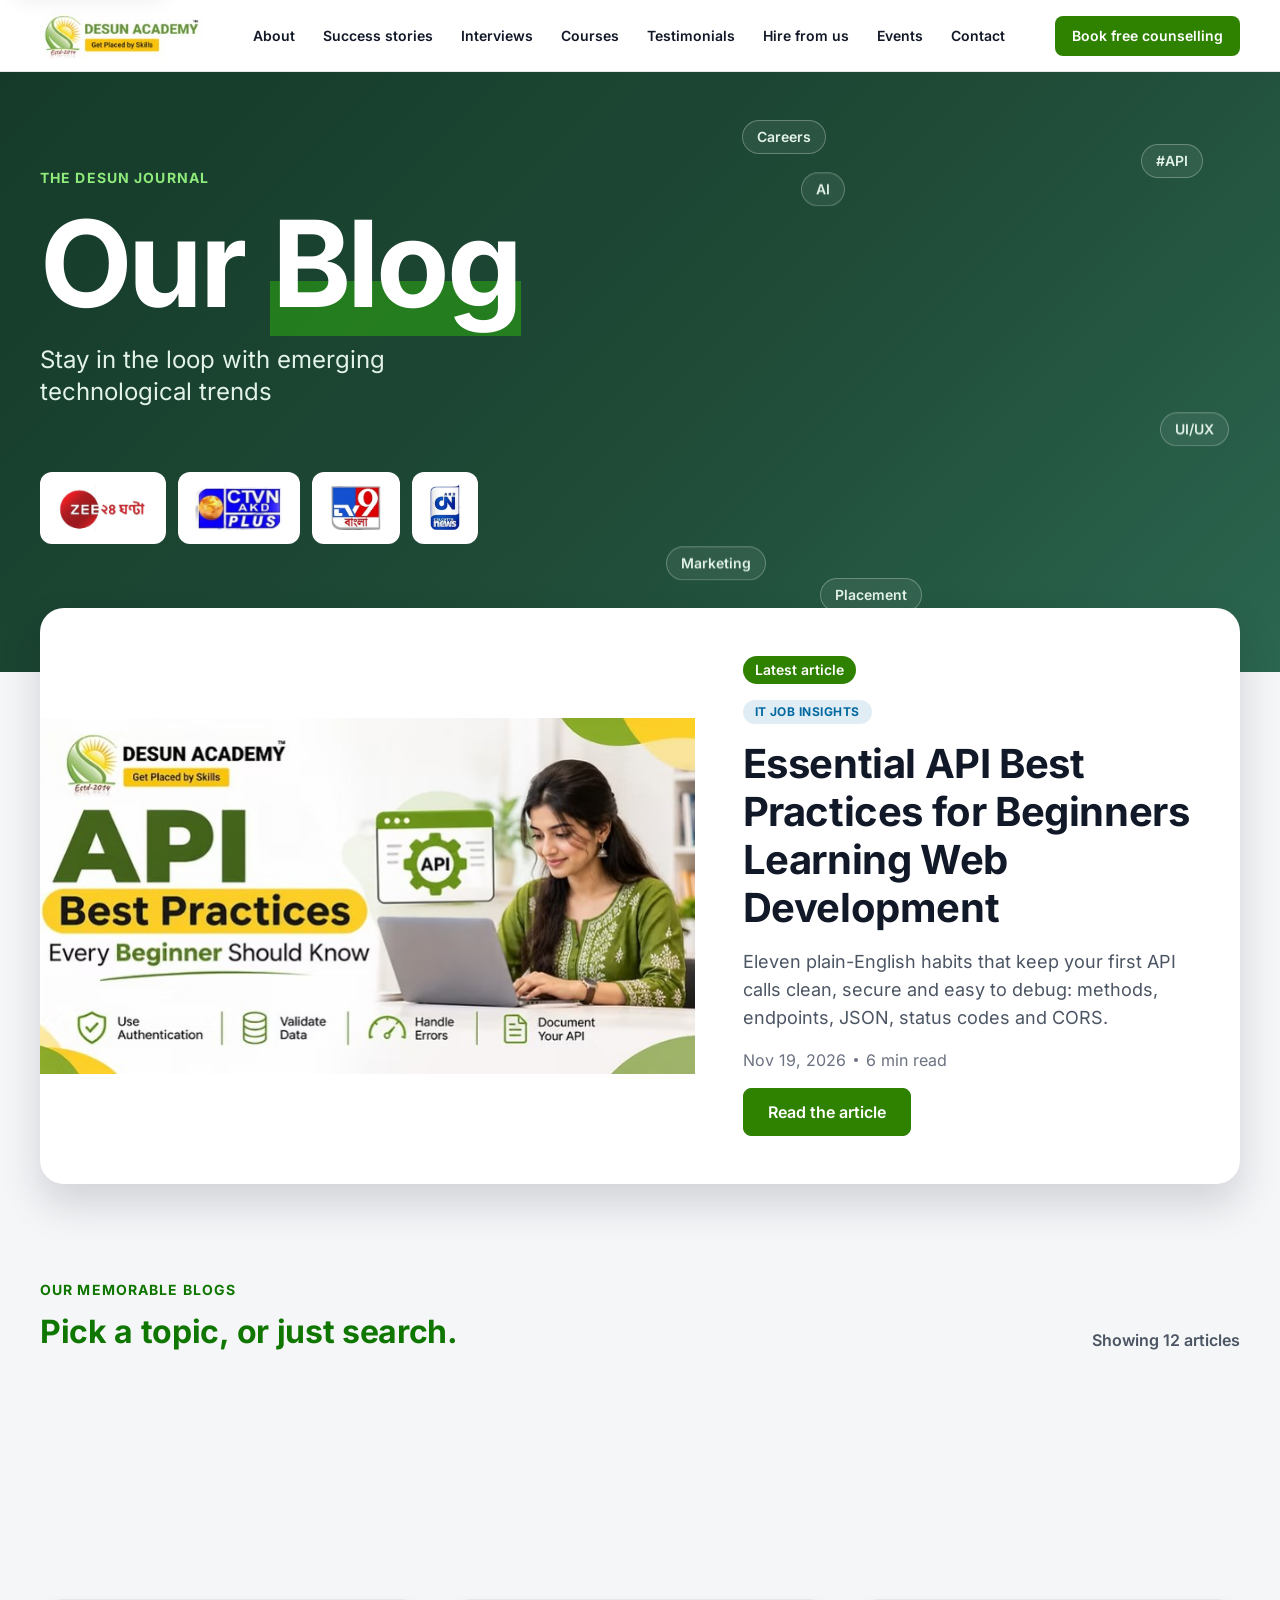
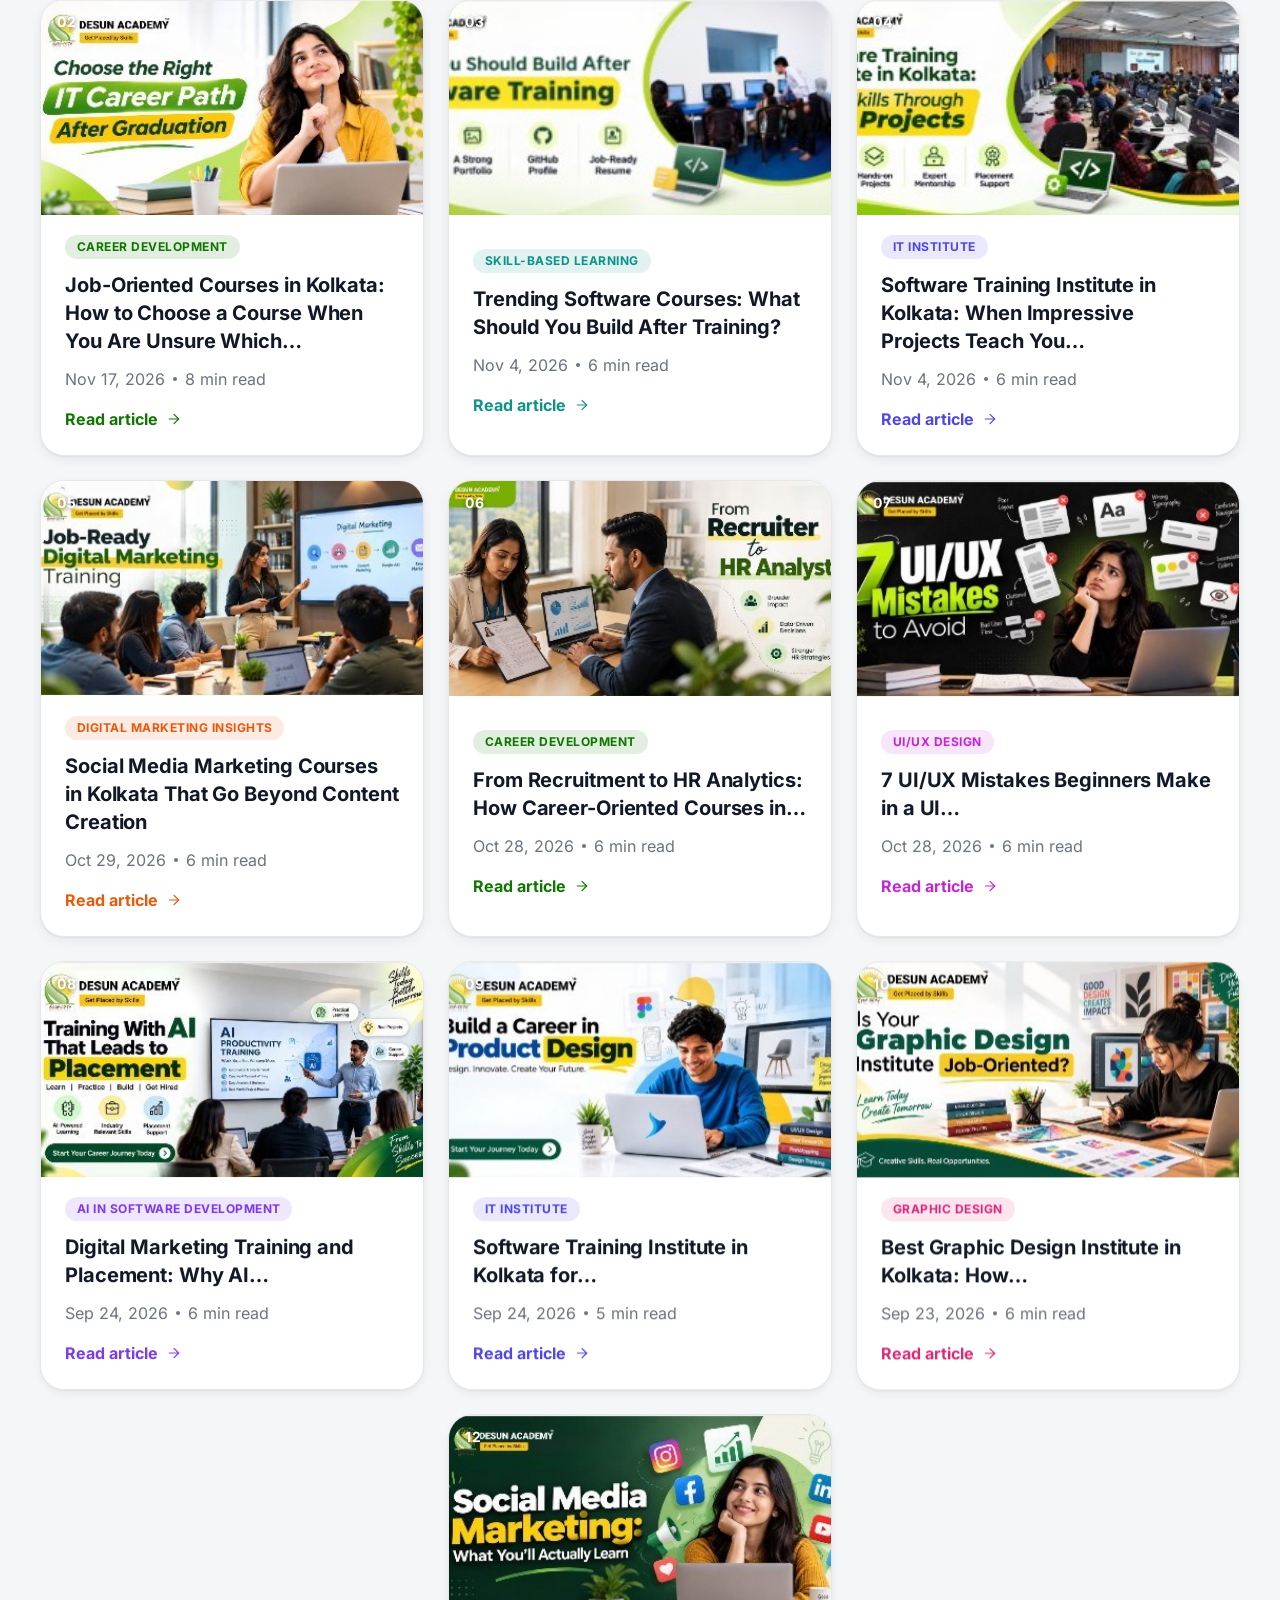
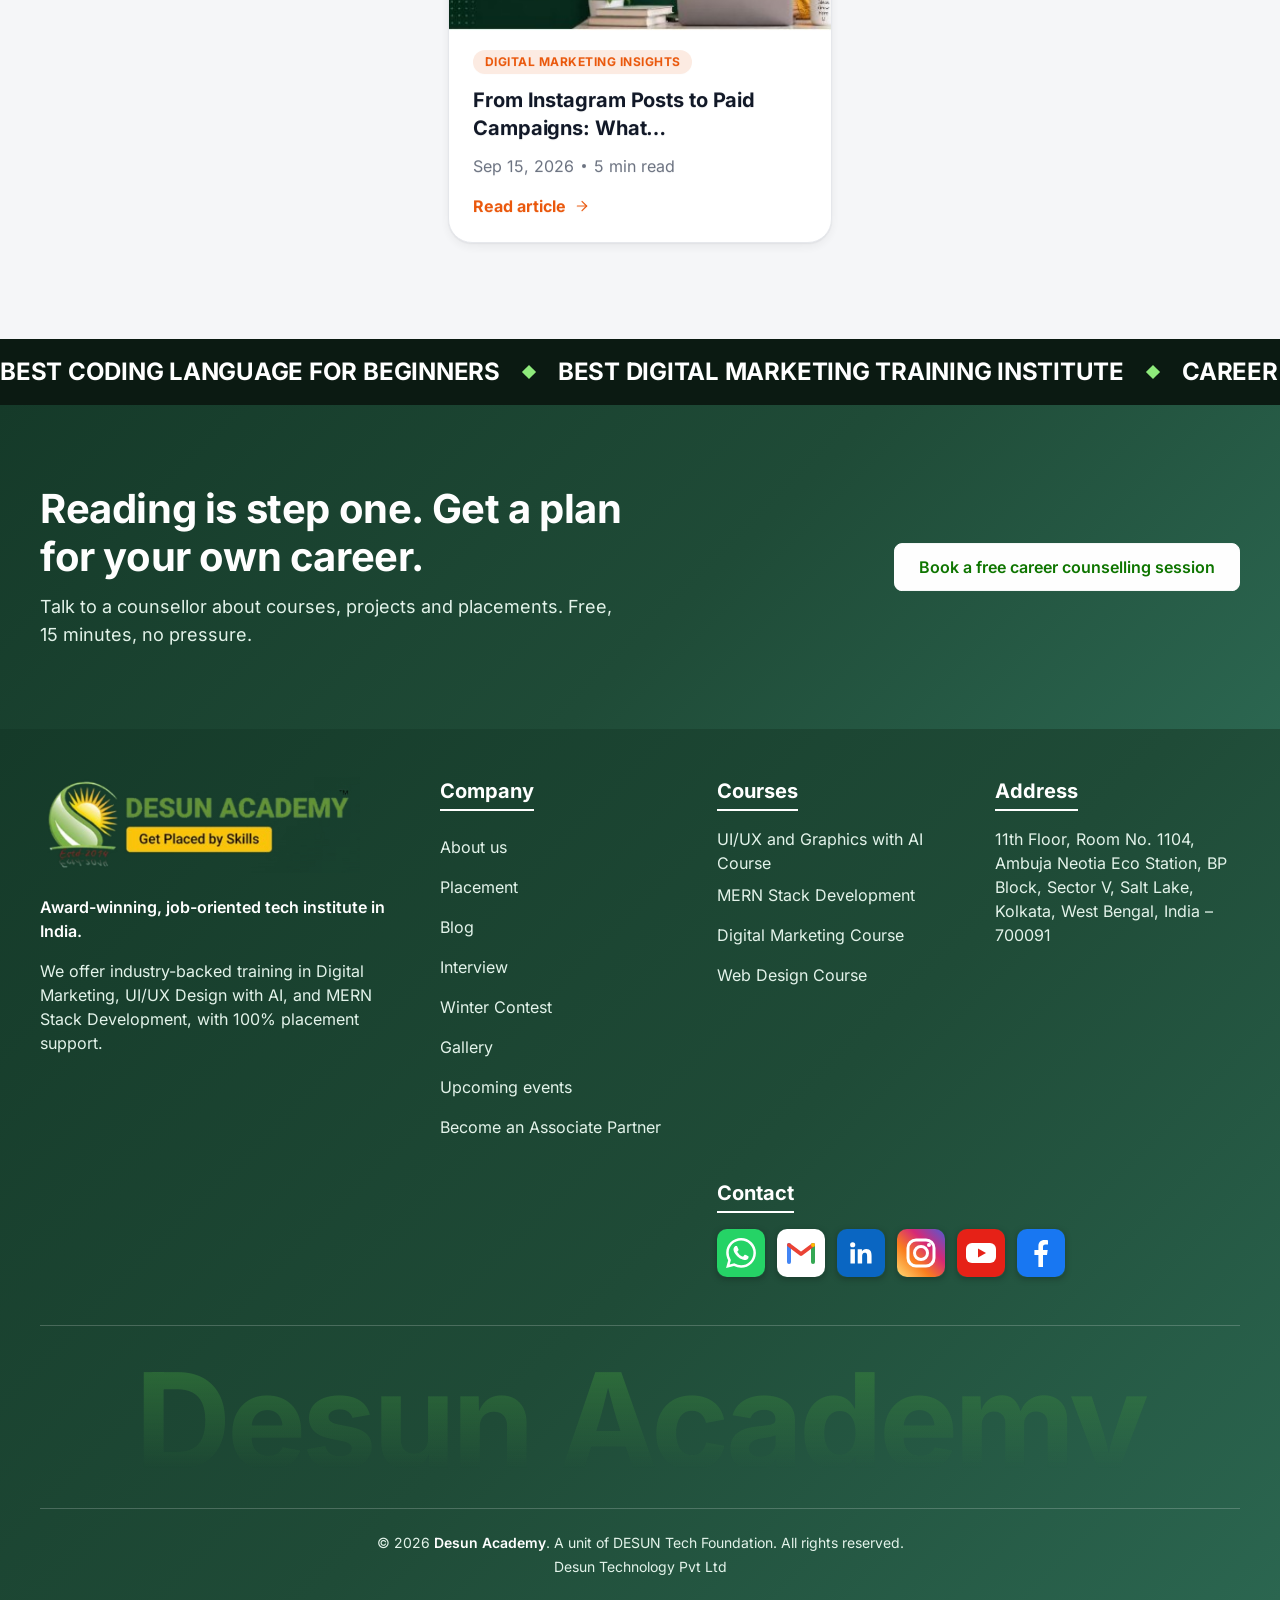
<file: site/blog.html>
<!DOCTYPE html>
<html lang="en" class="no-js">
<head>
  <meta charset="utf-8">
  <meta name="viewport" content="width=device-width, initial-scale=1">
  <title>Blog | Desun Academy</title>
  <meta name="description" content="Articles on web development, UI/UX, digital marketing, HR and careers from Desun Academy, Kolkata.">
  <meta name="theme-color" content="#0F7600">
  <link rel="icon" href="assets/img/logo.jpg">
  <link rel="preload" href="assets/fonts/inter-latin-wght-normal.woff2" as="font" type="font/woff2" crossorigin>
  <link rel="stylesheet" href="css/style.css">
  <link rel="stylesheet" href="css/about.css">
  <link rel="stylesheet" href="css/courses.css">
  <link rel="stylesheet" href="css/success.css">
  <link rel="stylesheet" href="css/pages2.css">
  <link rel="stylesheet" href="css/pages3.css">
  <script>document.documentElement.classList.remove('no-js');document.documentElement.classList.add('a-js');</script>
</head>
<body class="page-about page-p2 page-p3 page-blog" data-motion="custom">
<a class="skip-link" href="#main">Skip to content</a>

<!-- ======================= ICON SPRITE ======================= -->
<!-- ======================= ICON SPRITE (one library: Lucide-style outline, 1.75 stroke) ======================= -->
<svg width="0" height="0" style="position:absolute" aria-hidden="true" focusable="false">
  <defs>
    <symbol id="i-check" viewBox="0 0 24 24"><path d="M20 6 9 17l-5-5"/></symbol>
    <symbol id="i-plus" viewBox="0 0 24 24"><path d="M5 12h14"/><path d="M12 5v14"/></symbol>
    <symbol id="i-x" viewBox="0 0 24 24"><path d="M18 6 6 18"/><path d="m6 6 12 12"/></symbol>
    <symbol id="i-menu" viewBox="0 0 24 24"><line x1="4" x2="20" y1="12" y2="12"/><line x1="4" x2="20" y1="6" y2="6"/><line x1="4" x2="20" y1="18" y2="18"/></symbol>
    <symbol id="i-chev-l" viewBox="0 0 24 24"><path d="m15 18-6-6 6-6"/></symbol>
    <symbol id="i-chev-r" viewBox="0 0 24 24"><path d="m9 18 6-6-6-6"/></symbol>
    <symbol id="i-cap" viewBox="0 0 24 24"><path d="M21.42 10.922a1 1 0 0 0-.019-1.838L12.83 5.18a2 2 0 0 0-1.66 0L2.6 9.08a1 1 0 0 0 0 1.832l8.57 3.908a2 2 0 0 0 1.66 0z"/><path d="M22 10v6"/><path d="M6 12.5V16a6 3 0 0 0 12 0v-3.5"/></symbol>
    <symbol id="i-briefcase" viewBox="0 0 24 24"><path d="M16 20V4a2 2 0 0 0-2-2h-4a2 2 0 0 0-2 2v16"/><rect width="20" height="14" x="2" y="6" rx="2"/></symbol>
    <symbol id="i-repeat" viewBox="0 0 24 24"><path d="m17 2 4 4-4 4"/><path d="M3 11v-1a4 4 0 0 1 4-4h14"/><path d="m7 22-4-4 4-4"/><path d="M21 13v1a4 4 0 0 1-4 4H3"/></symbol>
    <symbol id="i-trend" viewBox="0 0 24 24"><polyline points="22 7 13.5 15.5 8.5 10.5 2 17"/><polyline points="16 7 22 7 22 13"/></symbol>
    <symbol id="i-rupee" viewBox="0 0 24 24"><path d="M6 3h12"/><path d="M6 8h12"/><path d="m6 13 8.5 8"/><path d="M6 13h3"/><path d="M9 13c6.667 0 6.667-10 0-10"/></symbol>
    <symbol id="i-vol-x" viewBox="0 0 24 24"><path d="M11 4.702a.705.705 0 0 0-1.203-.498L6.413 7.587A1.4 1.4 0 0 1 5.416 8H3a1 1 0 0 0-1 1v6a1 1 0 0 0 1 1h2.416a1.4 1.4 0 0 1 .997.413l3.383 3.384A.705.705 0 0 0 11 19.298z"/><line x1="22" x2="16" y1="9" y2="15"/><line x1="16" x2="22" y1="9" y2="15"/></symbol>
    <symbol id="i-vol-2" viewBox="0 0 24 24"><path d="M11 4.702a.705.705 0 0 0-1.203-.498L6.413 7.587A1.4 1.4 0 0 1 5.416 8H3a1 1 0 0 0-1 1v6a1 1 0 0 0 1 1h2.416a1.4 1.4 0 0 1 .997.413l3.383 3.384A.705.705 0 0 0 11 19.298z"/><path d="M16 9a5 5 0 0 1 0 6"/><path d="M19.364 18.364a9 9 0 0 0 0-12.728"/></symbol>
    <symbol id="i-pause" viewBox="0 0 24 24"><rect x="14" y="4" width="4" height="16" rx="1"/><rect x="6" y="4" width="4" height="16" rx="1"/></symbol>
    <symbol id="i-play" viewBox="0 0 24 24"><polygon points="6 3 20 12 6 21 6 3"/></symbol>
    <symbol id="i-book" viewBox="0 0 24 24"><path d="M12 7v14"/><path d="M3 18a1 1 0 0 1-1-1V4a1 1 0 0 1 1-1h5a4 4 0 0 1 4 4 4 4 0 0 1 4-4h5a1 1 0 0 1 1 1v13a1 1 0 0 1-1 1h-6a3 3 0 0 0-3 3 3 3 0 0 0-3-3z"/></symbol>
    <symbol id="i-pin" viewBox="0 0 24 24"><path d="M20 10c0 4.993-5.539 10.193-7.399 11.799a1 1 0 0 1-1.202 0C9.539 20.193 4 14.993 4 10a8 8 0 0 1 16 0"/><circle cx="12" cy="10" r="3"/></symbol>
    <symbol id="i-alert" viewBox="0 0 24 24"><circle cx="12" cy="12" r="10"/><line x1="12" x2="12" y1="8" y2="12"/><line x1="12" x2="12.01" y1="16" y2="16"/></symbol>
    <symbol id="i-lock" viewBox="0 0 24 24"><rect width="18" height="11" x="3" y="11" rx="2" ry="2"/><path d="M7 11V7a5 5 0 0 1 10 0v4"/></symbol>
    <symbol id="i-circle-check" viewBox="0 0 24 24"><circle cx="12" cy="12" r="10"/><path d="m9 12 2 2 4-4"/></symbol>
    <symbol id="i-phone" viewBox="0 0 24 24"><path d="M22 16.92v3a2 2 0 0 1-2.18 2 19.79 19.79 0 0 1-8.63-3.07 19.5 19.5 0 0 1-6-6 19.79 19.79 0 0 1-3.07-8.67A2 2 0 0 1 4.11 2h3a2 2 0 0 1 2 1.72 12.84 12.84 0 0 0 .7 2.81 2 2 0 0 1-.45 2.11L8.09 9.91a16 16 0 0 0 6 6l1.27-1.27a2 2 0 0 1 2.11-.45 12.84 12.84 0 0 0 2.81.7A2 2 0 0 1 22 16.92z"/></symbol>
    <symbol id="i-mail" viewBox="0 0 24 24"><rect width="20" height="16" x="2" y="4" rx="2"/><path d="m22 7-8.97 5.7a1.94 1.94 0 0 1-2.06 0L2 7"/></symbol>
    <symbol id="i-chat" viewBox="0 0 24 24"><path d="M7.9 20A9 9 0 1 0 4 16.1L2 22Z"/></symbol>
    <symbol id="i-instagram" viewBox="0 0 24 24"><rect width="20" height="20" x="2" y="2" rx="5" ry="5"/><path d="M16 11.37A4 4 0 1 1 12.63 8 4 4 0 0 1 16 11.37z"/><line x1="17.5" x2="17.51" y1="6.5" y2="6.5"/></symbol>
    <symbol id="i-youtube" viewBox="0 0 24 24"><path d="M2.5 17a24.12 24.12 0 0 1 0-10 2 2 0 0 1 1.4-1.4 49.56 49.56 0 0 1 16.2 0A2 2 0 0 1 21.5 7a24.12 24.12 0 0 1 0 10 2 2 0 0 1-1.4 1.4 49.55 49.55 0 0 1-16.2 0A2 2 0 0 1 2.5 17"/><path d="m10 15 5-3-5-3z"/></symbol>
    <symbol id="i-facebook" viewBox="0 0 24 24"><path d="M18 2h-3a5 5 0 0 0-5 5v3H7v4h3v8h4v-8h3l1-4h-4V7a1 1 0 0 1 1-1h3z"/></symbol>
    <symbol id="i-linkedin" viewBox="0 0 24 24"><path d="M16 8a6 6 0 0 1 6 6v7h-4v-7a2 2 0 0 0-2-2 2 2 0 0 0-2 2v7h-4v-7a6 6 0 0 1 6-6z"/><rect width="4" height="12" x="2" y="9"/><circle cx="4" cy="4" r="2"/></symbol>
  
    <symbol id="i-search" viewBox="0 0 24 24"><circle cx="11" cy="11" r="8"/><path d="m21 21-4.3-4.3"/></symbol>
    <symbol id="i-calendar" viewBox="0 0 24 24"><path d="M8 2v4"/><path d="M16 2v4"/><rect width="18" height="18" x="3" y="4" rx="2"/><path d="M3 10h18"/></symbol>
    <symbol id="i-clock" viewBox="0 0 24 24"><circle cx="12" cy="12" r="10"/><polyline points="12 6 12 12 16 14"/></symbol>
    <symbol id="i-arrow-right" viewBox="0 0 24 24"><path d="M5 12h14"/><path d="m12 5 7 7-7 7"/></symbol>
    <symbol id="i-arrow-left" viewBox="0 0 24 24"><path d="m12 19-7-7 7-7"/><path d="M19 12H5"/></symbol>
    <symbol id="i-arrow-up-right" viewBox="0 0 24 24"><path d="M7 7h10v10"/><path d="M7 17 17 7"/></symbol>
    <symbol id="i-copy" viewBox="0 0 24 24"><rect width="14" height="14" x="8" y="8" rx="2"/><path d="M4 16c-1.1 0-2-.9-2-2V4c0-1.1.9-2 2-2h10c1.1 0 2 .9 2 2"/></symbol>
    <symbol id="i-shield" viewBox="0 0 24 24"><path d="M20 13c0 5-3.5 7.5-7.66 8.95a1 1 0 0 1-.67-.01C7.5 20.5 4 18 4 13V6a1 1 0 0 1 1-1c2 0 4.5-1.2 6.24-2.72a1.17 1.17 0 0 1 1.52 0C14.51 3.81 17 5 19 5a1 1 0 0 1 1 1z"/><path d="m9 12 2 2 4-4"/></symbol>
    <symbol id="i-users" viewBox="0 0 24 24"><path d="M16 21v-2a4 4 0 0 0-4-4H6a4 4 0 0 0-4 4v2"/><circle cx="9" cy="7" r="4"/><path d="M22 21v-2a4 4 0 0 0-3-3.87"/><path d="M16 3.13a4 4 0 0 1 0 7.75"/></symbol>
    <symbol id="i-nav" viewBox="0 0 24 24"><polygon points="3 11 22 2 13 21 11 13 3 11"/></symbol>

    <symbol id="i-trophy" viewBox="0 0 24 24"><path d="M6 9H4.5a2.5 2.5 0 0 1 0-5H6"/><path d="M18 9h1.5a2.5 2.5 0 0 0 0-5H18"/><path d="M4 22h16"/><path d="M10 14.66V17c0 .55-.47.98-.97 1.21C7.85 18.75 7 20.24 7 22"/><path d="M14 14.66V17c0 .55.47.98.97 1.21C16.15 18.75 17 20.24 17 22"/><path d="M18 2H6v7a6 6 0 0 0 12 0V2Z"/></symbol>
    <symbol id="i-grid" viewBox="0 0 24 24"><rect width="7" height="7" x="3" y="3" rx="1"/><rect width="7" height="7" x="14" y="3" rx="1"/><rect width="7" height="7" x="14" y="14" rx="1"/><rect width="7" height="7" x="3" y="14" rx="1"/></symbol>
    <symbol id="i-share" viewBox="0 0 24 24"><circle cx="18" cy="5" r="3"/><circle cx="6" cy="12" r="3"/><circle cx="18" cy="19" r="3"/><path d="m8.59 13.51 6.83 3.98"/><path d="m15.41 6.51-6.82 3.98"/></symbol>
    <symbol id="i-minus" viewBox="0 0 24 24"><path d="M5 12h14"/></symbol>
    <symbol id="i-bell" viewBox="0 0 24 24"><path d="M6 8a6 6 0 0 1 12 0c0 7 3 9 3 9H3s3-2 3-9"/><path d="M10.3 21a1.94 1.94 0 0 0 3.4 0"/></symbol>
    <symbol id="i-star" viewBox="0 0 24 24"><path d="M12 2l3.09 6.26L22 9.27l-5 4.87 1.18 6.88L12 17.77l-6.18 3.25L7 14.14 2 9.27l6.91-1.01L12 2z"/></symbol>
    <symbol id="i-wallet" viewBox="0 0 24 24"><path d="M19 7V4a1 1 0 0 0-1-1H5a2 2 0 0 0 0 4h15a1 1 0 0 1 1 1v4h-3a2 2 0 0 0 0 4h3a1 1 0 0 0 1-1v-2a1 1 0 0 0-1-1"/><path d="M3 5v14a2 2 0 0 0 2 2h15a1 1 0 0 0 1-1v-4"/></symbol>
</defs>
</svg>

<header class="site-header" id="top">
  <div class="a-progress" aria-hidden="true"></div>
  <div class="container site-header__inner">
    <a class="brand" href="index.html" aria-label="Desun Academy — home"><img src="assets/img/logo.jpg" alt="Desun Academy" width="207" height="61"></a>
    <nav class="nav" aria-label="Primary">
      <ul class="nav__list">
        <li><a class="nav__link" href="about.html">About</a></li>
        <li><a class="nav__link" href="success.html">Success stories</a></li>
        <li><a class="nav__link" href="interview.html">Interviews</a></li>
        <li><a class="nav__link" href="courses.html">Courses</a></li>
        <li><a class="nav__link" href="testimonials.html">Testimonials</a></li>
        <li><a class="nav__link" href="hire.html">Hire from us</a></li>
        <li><a class="nav__link" href="events.html">Events</a></li>
        <li><a class="nav__link" href="contact.html">Contact</a></li>
      </ul>
    </nav>
    <button class="btn btn--md header-cta" type="button" data-open-form="counselling">Book free counselling</button>
    <button class="menu-btn" type="button" aria-expanded="false" aria-controls="mobileNav" id="menuBtn">
      <svg class="icon icon--24" aria-hidden="true"><use href="#i-menu"/></svg><span>Menu</span>
    </button>
  </div>
  <div class="mobile-nav" id="mobileNav">
    <a class="mobile-nav__link" href="about.html">About</a>
    <a class="mobile-nav__link" href="success.html">Success stories</a>
    <a class="mobile-nav__link" href="interview.html">Interviews</a>
    <a class="mobile-nav__link" href="courses.html">Courses</a>
    <a class="mobile-nav__link" href="testimonials.html">Testimonials</a>
    <a class="mobile-nav__link" href="hire.html">Hire from us</a>
    <a class="mobile-nav__link" href="events.html">Events</a>
    <a class="mobile-nav__link" href="contact.html">Contact</a>
    <button class="btn btn--block" type="button" data-open-form="counselling">Book free counselling</button>
  </div>
</header>
<main id="main">
<section class="bl-hero" aria-labelledby="blT">
  <div class="bl-hero__sky" aria-hidden="true"><span class="bl-tk bl-tk--1">#API</span><span class="bl-tk bl-tk--2">UI/UX</span><span class="bl-tk bl-tk--3">Placement</span><span class="bl-tk bl-tk--4">AI</span><span class="bl-tk bl-tk--5">Careers</span><span class="bl-tk bl-tk--6">Marketing</span></div>
  <div class="container bl-hero__in">
    <p class="bl-hero__k">The Desun journal</p>
    <h1 class="display bl-hero__t" id="blT"><span class="w"><i>Our</i></span> <span class="w"><i><mark class="s-hl">Blog</mark></i></span></h1>
    <p class="bl-rot" aria-live="off"><span class="sr-only">Stay in the loop with emerging technological trends Keep yourself informed on our latest blog updates Learn about innovative digital strategies and trends Build impactful digital solutions with unique insights</span><span aria-hidden="true" class="bl-rot__w"><span class="bl-rot__i is-on">Stay in the loop with emerging technological trends</span><span class="bl-rot__i">Keep yourself informed on our latest blog updates</span><span class="bl-rot__i">Learn about innovative digital strategies and trends</span><span class="bl-rot__i">Build impactful digital solutions with unique insights</span></span></p>
    <ul class="bl-hero__r" aria-label="Recognised by">
      <li><img src="assets/img/recog-zee.png" alt="Zee 24 Ghanta" width="117" height="60"></li><li><img src="assets/img/recog-ctvn.png" alt="CTVN Plus" width="109" height="58"></li><li><img src="assets/img/recog-tv9.png" alt="TV9 Bangla" width="74" height="63"></li><li><img src="assets/img/recog-cn.png" alt="Calcutta News" width="55" height="79"></li>
    </ul>
  </div>
</section>

<section class="bl-feat" id="blFeat" data-cat="it-job-insights" data-text="essential api best practices for beginners learning web development eleven plain-english habits that keep your first api calls clean, secure and easy to debug: methods, endpoints, json, status codes and cors. it job insights web development" aria-labelledby="blF">
  <div class="container">
    <a class="bl-fc" href="blog-post.html?id=1" style="--hue:#0369A1">
      <span class="bl-fc__img"><img src="assets/img/blog/api-cover.jpg" alt="" ><i class="bl-c__glare" aria-hidden="true"></i></span>
      <span class="bl-fc__b"><span class="ev-chip">Latest article</span><span class="bl-c__cat">IT Job Insights</span><h2 id="blF">Essential API Best Practices for Beginners Learning Web Development</h2><span class="bl-fc__ex">Eleven plain-English habits that keep your first API calls clean, secure and easy to debug: methods, endpoints, JSON, status codes and CORS.</span><span class="bl-c__m"><time datetime="2026-11-19">Nov 19, 2026</time><i></i>6 min read</span><span class="btn btn--white"><span>Read the article</span></span></span>
    </a>
  </div>
</section>

<section class="bl-lib" aria-labelledby="blL">
  <div class="container">
    <div class="bl-lib__h"><div><p class="c-kicker">Our memorable blogs</p><h2 class="h2" id="blL">Pick a topic, or just search.</h2></div>
      <p class="bl-count" id="blCount" role="status" aria-live="polite">Showing 12 articles</p></div>
    <div class="bl-bar" id="blBar">
      <div class="bl-search"><label class="sr-only" for="blQ">Search articles</label><svg class="icon icon--24" aria-hidden="true"><use href="#i-search"/></svg><input id="blQ" type="search" placeholder="Search articles, e.g. API, UI/UX, placement" autocomplete="off"></div>
      <div class="bl-chips" role="group" aria-label="Filter by category"><button class="bl-chip is-on" type="button" data-f="all" aria-pressed="true">All posts <b>12</b></button><button class="bl-chip" type="button" data-f="ai-in-software-development" aria-pressed="false" style="--hue:#7C3AED">AI in Software Development <b>1</b></button><button class="bl-chip" type="button" data-f="career-development" aria-pressed="false" style="--hue:#0F7600">Career Development <b>2</b></button><button class="bl-chip" type="button" data-f="digital-marketing-insights" aria-pressed="false" style="--hue:#EA580C">Digital Marketing Insights <b>2</b></button><button class="bl-chip" type="button" data-f="graphic-design" aria-pressed="false" style="--hue:#DB2777">Graphic Design <b>1</b></button><button class="bl-chip" type="button" data-f="it-job-insights" aria-pressed="false" style="--hue:#0369A1">IT Job Insights <b>2</b></button><button class="bl-chip" type="button" data-f="it-institute" aria-pressed="false" style="--hue:#4F46E5">it institute <b>2</b></button><button class="bl-chip" type="button" data-f="skill-based-learning" aria-pressed="false" style="--hue:#0D9488">Skill-based Learning <b>1</b></button><button class="bl-chip" type="button" data-f="ui-ux-design" aria-pressed="false" style="--hue:#C026D3">UI/UX Design <b>1</b></button></div>
    </div>
    <div class="bl-grid" id="blGrid"><article class="bl-c" data-cat="career-development" data-text="job-oriented courses in kolkata: how to choose a course when you are unsure which… not sure which course leads to a job? a practical way to compare options by outcome, projects and placement support, not by hype. career development career development" style="--hue:#0F7600">
  <a class="bl-c__a" href="blog-post.html?id=2"><span class="bl-c__n" aria-hidden="true">02</span>
    <span class="bl-c__img"><img src="assets/img/blog/career-path.jpg" alt="" loading="lazy"><i class="bl-c__glare" aria-hidden="true"></i></span>
    <span class="bl-c__b"><span class="bl-c__cat">Career Development</span><h3>Job-Oriented Courses in Kolkata: How to Choose a Course When You Are Unsure Which…</h3><span class="bl-c__m"><time datetime="2026-11-17">Nov 17, 2026</time><i></i>8 min read</span><span class="bl-c__go">Read article <svg class="icon icon--16" aria-hidden="true"><use href="#i-arrow-right"/></svg></span></span></a>
</article><article class="bl-c" data-cat="skill-based-learning" data-text="trending software courses: what should you build after training? the portfolio projects that actually get interview calls once your software course ends. skill-based learning software training" style="--hue:#0D9488">
  <a class="bl-c__a" href="blog-post.html?id=3"><span class="bl-c__n" aria-hidden="true">03</span>
    <span class="bl-c__img"><img src="assets/img/blog/trending.jpg" alt="" loading="lazy"><i class="bl-c__glare" aria-hidden="true"></i></span>
    <span class="bl-c__b"><span class="bl-c__cat">Skill-based Learning</span><h3>Trending Software Courses: What Should You Build After Training?</h3><span class="bl-c__m"><time datetime="2026-11-04">Nov 4, 2026</time><i></i>6 min read</span><span class="bl-c__go">Read article <svg class="icon icon--16" aria-hidden="true"><use href="#i-arrow-right"/></svg></span></span></a>
</article><article class="bl-c" data-cat="it-institute" data-text="software training institute in kolkata: when impressive projects teach you… why a project that looks impressive only counts if it taught you something you can explain in an interview. it institute software training" style="--hue:#4F46E5">
  <a class="bl-c__a" href="blog-post.html?id=4"><span class="bl-c__n" aria-hidden="true">04</span>
    <span class="bl-c__img"><img src="assets/img/blog/projects.jpg" alt="" loading="lazy"><i class="bl-c__glare" aria-hidden="true"></i></span>
    <span class="bl-c__b"><span class="bl-c__cat">it institute</span><h3>Software Training Institute in Kolkata: When Impressive Projects Teach You…</h3><span class="bl-c__m"><time datetime="2026-11-04">Nov 4, 2026</time><i></i>6 min read</span><span class="bl-c__go">Read article <svg class="icon icon--16" aria-hidden="true"><use href="#i-arrow-right"/></svg></span></span></a>
</article><article class="bl-c" data-cat="digital-marketing-insights" data-text="social media marketing courses in kolkata that go beyond content creation strategy, analytics and paid campaigns: what a social media course should cover beyond posting. digital marketing insights digital marketing" style="--hue:#EA580C">
  <a class="bl-c__a" href="blog-post.html?id=5"><span class="bl-c__n" aria-hidden="true">05</span>
    <span class="bl-c__img"><img src="assets/img/blog/dm.jpg" alt="" loading="lazy"><i class="bl-c__glare" aria-hidden="true"></i></span>
    <span class="bl-c__b"><span class="bl-c__cat">Digital Marketing Insights</span><h3>Social Media Marketing Courses in Kolkata That Go Beyond Content Creation</h3><span class="bl-c__m"><time datetime="2026-10-29">Oct 29, 2026</time><i></i>6 min read</span><span class="bl-c__go">Read article <svg class="icon icon--16" aria-hidden="true"><use href="#i-arrow-right"/></svg></span></span></a>
</article><article class="bl-c" data-cat="career-development" data-text="from recruitment to hr analytics: how career-oriented courses in… how modern hr courses are moving from recruitment basics to people analytics and what that means for freshers. career development hr" style="--hue:#0F7600">
  <a class="bl-c__a" href="blog-post.html?id=6"><span class="bl-c__n" aria-hidden="true">06</span>
    <span class="bl-c__img"><img src="assets/img/blog/hr.jpg" alt="" loading="lazy"><i class="bl-c__glare" aria-hidden="true"></i></span>
    <span class="bl-c__b"><span class="bl-c__cat">Career Development</span><h3>From Recruitment to HR Analytics: How Career-Oriented Courses in…</h3><span class="bl-c__m"><time datetime="2026-10-28">Oct 28, 2026</time><i></i>6 min read</span><span class="bl-c__go">Read article <svg class="icon icon--16" aria-hidden="true"><use href="#i-arrow-right"/></svg></span></span></a>
</article><article class="bl-c" data-cat="ui-ux-design" data-text="7 ui/ux mistakes beginners make in a ui… common beginner mistakes in interface design and how to spot them in your own portfolio. ui/ux design ui/ux design" style="--hue:#C026D3">
  <a class="bl-c__a" href="blog-post.html?id=7"><span class="bl-c__n" aria-hidden="true">07</span>
    <span class="bl-c__img"><img src="assets/img/blog/uiux.jpg" alt="" loading="lazy"><i class="bl-c__glare" aria-hidden="true"></i></span>
    <span class="bl-c__b"><span class="bl-c__cat">UI/UX Design</span><h3>7 UI/UX Mistakes Beginners Make in a UI…</h3><span class="bl-c__m"><time datetime="2026-10-28">Oct 28, 2026</time><i></i>6 min read</span><span class="bl-c__go">Read article <svg class="icon icon--16" aria-hidden="true"><use href="#i-arrow-right"/></svg></span></span></a>
</article><article class="bl-c" data-cat="ai-in-software-development" data-text="digital marketing training and placement: why ai… why ai-assisted workflows are changing what recruiters expect from digital marketing freshers. ai in software development digital marketing" style="--hue:#7C3AED">
  <a class="bl-c__a" href="blog-post.html?id=8"><span class="bl-c__n" aria-hidden="true">08</span>
    <span class="bl-c__img"><img src="assets/img/blog/ai-placement.jpg" alt="" loading="lazy"><i class="bl-c__glare" aria-hidden="true"></i></span>
    <span class="bl-c__b"><span class="bl-c__cat">AI in Software Development</span><h3>Digital Marketing Training and Placement: Why AI…</h3><span class="bl-c__m"><time datetime="2026-09-24">Sep 24, 2026</time><i></i>6 min read</span><span class="bl-c__go">Read article <svg class="icon icon--16" aria-hidden="true"><use href="#i-arrow-right"/></svg></span></span></a>
</article><article class="bl-c" data-cat="it-institute" data-text="software training institute in kolkata for… what to look for in a software training institute if you want to work on real product-style projects. it institute software training" style="--hue:#4F46E5">
  <a class="bl-c__a" href="blog-post.html?id=9"><span class="bl-c__n" aria-hidden="true">09</span>
    <span class="bl-c__img"><img src="assets/img/blog/product.jpg" alt="" loading="lazy"><i class="bl-c__glare" aria-hidden="true"></i></span>
    <span class="bl-c__b"><span class="bl-c__cat">it institute</span><h3>Software Training Institute in Kolkata for…</h3><span class="bl-c__m"><time datetime="2026-09-24">Sep 24, 2026</time><i></i>5 min read</span><span class="bl-c__go">Read article <svg class="icon icon--16" aria-hidden="true"><use href="#i-arrow-right"/></svg></span></span></a>
</article><article class="bl-c" data-cat="graphic-design" data-text="best graphic design institute in kolkata: how… how to judge a graphic design institute by the portfolios its students leave with. graphic design graphic design" style="--hue:#DB2777">
  <a class="bl-c__a" href="blog-post.html?id=10"><span class="bl-c__n" aria-hidden="true">10</span>
    <span class="bl-c__img"><img src="assets/img/blog/graphic.jpg" alt="" loading="lazy"><i class="bl-c__glare" aria-hidden="true"></i></span>
    <span class="bl-c__b"><span class="bl-c__cat">Graphic Design</span><h3>Best Graphic Design Institute in Kolkata: How…</h3><span class="bl-c__m"><time datetime="2026-09-23">Sep 23, 2026</time><i></i>6 min read</span><span class="bl-c__go">Read article <svg class="icon icon--16" aria-hidden="true"><use href="#i-arrow-right"/></svg></span></span></a>
</article><article class="bl-c" data-cat="it-job-insights" data-text="best training institute in kolkata for turning job… from training to offer letter: what separates institutes that convert learners into hires. it job insights it jobs" style="--hue:#0369A1">
  <a class="bl-c__a" href="blog-post.html?id=11"><span class="bl-c__n" aria-hidden="true">11</span>
    <span class="bl-c__img"><img src="assets/img/blog/it-jobs.jpg" alt="" loading="lazy"><i class="bl-c__glare" aria-hidden="true"></i></span>
    <span class="bl-c__b"><span class="bl-c__cat">IT Job Insights</span><h3>Best Training Institute in Kolkata for Turning Job…</h3><span class="bl-c__m"><time datetime="2026-09-23">Sep 23, 2026</time><i></i>7 min read</span><span class="bl-c__go">Read article <svg class="icon icon--16" aria-hidden="true"><use href="#i-arrow-right"/></svg></span></span></a>
</article><article class="bl-c" data-cat="digital-marketing-insights" data-text="from instagram posts to paid campaigns: what… the step from organic posting to paid campaigns, and the numbers you need to understand first. digital marketing insights digital marketing" style="--hue:#EA580C">
  <a class="bl-c__a" href="blog-post.html?id=12"><span class="bl-c__n" aria-hidden="true">12</span>
    <span class="bl-c__img"><img src="assets/img/blog/smm.jpg" alt="" loading="lazy"><i class="bl-c__glare" aria-hidden="true"></i></span>
    <span class="bl-c__b"><span class="bl-c__cat">Digital Marketing Insights</span><h3>From Instagram Posts to Paid Campaigns: What…</h3><span class="bl-c__m"><time datetime="2026-09-15">Sep 15, 2026</time><i></i>5 min read</span><span class="bl-c__go">Read article <svg class="icon icon--16" aria-hidden="true"><use href="#i-arrow-right"/></svg></span></span></a>
</article></div>
    <div class="bl-empty" id="blEmpty" hidden><svg class="icon icon--48" aria-hidden="true"><use href="#i-search"/></svg><h3>Nothing matches that yet</h3><p>Try a shorter search or clear the category filter.</p><button class="btn btn--outline" type="button" id="blClear"><span>Clear filters</span></button></div>
  </div>
</section>

<div class="ev-band ev-band--g" aria-hidden="true"><div class="ev-band__track"><span>best coding language for beginners</span><i></i><span>best digital marketing training institute</span><i></i><span>career oriented courses in kolkata</span><i></i><span>IT training institute in Kolkata</span><i></i><span>fresher openings in IT companies</span><i></i><span>API best practices</span><i></i><span>front-end JavaScript</span><i></i><span>web development course in Kolkata</span><i></i><span>UI/UX design course</span><i></i><span>graphic design institute</span><i></i><span>placement guarantee course</span><i></i><span>social media marketing course</span><i></i><span>HR analytics</span><i></i><span>software training institute</span><i></i><span>MERN stack course</span><i></i><span>portfolio projects for freshers</span><i></i><span>best coding language for beginners</span><i></i><span>best digital marketing training institute</span><i></i><span>career oriented courses in kolkata</span><i></i><span>IT training institute in Kolkata</span><i></i><span>fresher openings in IT companies</span><i></i><span>API best practices</span><i></i><span>front-end JavaScript</span><i></i><span>web development course in Kolkata</span><i></i><span>UI/UX design course</span><i></i><span>graphic design institute</span><i></i><span>placement guarantee course</span><i></i><span>social media marketing course</span><i></i><span>HR analytics</span><i></i><span>software training institute</span><i></i><span>MERN stack course</span><i></i><span>portfolio projects for freshers</span><i></i></div></div>

<section class="bl-cta" aria-labelledby="blC">
  <div class="container bl-cta__in"><div><h2 id="blC">Reading is step one. Get a plan for your own career.</h2><p>Talk to a counsellor about courses, projects and placements. Free, 15 minutes, no pressure.</p></div>
    <button class="btn btn--white" type="button" data-open-form="counselling"><span>Book a free career counselling session</span></button></div>
</section>
</main>

<footer class="site-footer">
  <div class="container">
    <div class="footer-grid">
      <div class="footer-brand">
        <a class="footer-logo" href="#top" aria-label="Desun Academy, back to top"><img src="assets/img/logo-footer.png" alt="Desun Academy, get placed by skills" width="364" height="110"></a>
        <p class="footer-about"><strong>Award-winning, job-oriented tech institute in India.</strong></p>
        <p class="footer-about">We offer industry-backed training in Digital Marketing, UI/UX Design with AI, and MERN Stack Development, with 100% placement support.</p>
      </div>
      <nav class="footer-col" aria-label="Company">
        <h3>Company</h3>
        <ul>
          <li><a href="about.html">About us</a></li>
          <li><a href="success.html">Placement</a></li>
          <li><a href="blog.html">Blog</a></li>
          <li><a href="interview.html">Interview</a></li>
          <li><a href="winter-contest.html">Winter Contest</a></li>
          <li><a href="gallery.html">Gallery</a></li>
          <li><a href="events.html">Upcoming events</a></li>
          <li><a href="partner.html">Become an Associate Partner</a></li>
        </ul>
      </nav>
      <div class="footer-col">
        <nav aria-label="Courses">
          <h3>Courses</h3>
          <ul>
            <li><a href="courses.html">UI/UX and Graphics with AI Course</a></li>
            <li><a href="index.html#programs">MERN Stack Development</a></li>
            <li><a href="index.html#programs">Digital Marketing Course</a></li>
            <li><a href="index.html#programs">Web Design Course</a></li>
          </ul>
        </nav>
      </div>
      <div class="footer-col footer-contact">
        <h3>Contact</h3>
        <!-- Social URLs are placeholders (the design shows icons only). -->
        <div class="socials"><a href="#" aria-label="WhatsApp" id="soWhatsapp"><svg viewBox="0 0 48 48" width="48" height="48" aria-hidden="true"><rect width="48" height="48" rx="10" fill="#25D366"/><g transform="translate(9 9) scale(1.25)" fill="#fff"><path d="M17.47 14.38c-.3-.15-1.76-.87-2.03-.97-.27-.1-.47-.15-.67.15-.2.3-.77.97-.94 1.17-.17.2-.35.22-.65.07-.3-.15-1.26-.46-2.39-1.48-.88-.79-1.48-1.76-1.65-2.06-.17-.3-.02-.46.13-.6.13-.13.3-.35.45-.52.15-.17.2-.3.3-.5.1-.2.05-.37-.03-.52-.07-.15-.67-1.61-.92-2.2-.24-.58-.49-.5-.67-.51h-.57c-.2 0-.52.07-.8.37-.27.3-1.04 1.02-1.04 2.48s1.07 2.88 1.21 3.07c.15.2 2.1 3.2 5.08 4.49.71.3 1.26.49 1.69.63.71.23 1.36.2 1.87.12.57-.09 1.76-.72 2-1.41.25-.7.25-1.29.17-1.41-.07-.12-.27-.2-.57-.35M12.05 21.78h-.01a9.87 9.87 0 0 1-5.03-1.38l-.36-.21-3.74.98 1-3.65-.24-.37a9.86 9.86 0 0 1-1.51-5.26c0-5.45 4.44-9.88 9.89-9.88 2.64 0 5.12 1.03 6.99 2.9a9.83 9.83 0 0 1 2.89 6.99c0 5.45-4.44 9.88-9.88 9.88M20.46 3.49A11.82 11.82 0 0 0 12.05 0C5.5 0 .16 5.34.16 11.89c0 2.1.55 4.14 1.59 5.95L.06 24l6.3-1.65a11.88 11.88 0 0 0 5.68 1.45h.01c6.55 0 11.89-5.34 11.89-11.89 0-3.18-1.24-6.17-3.48-8.42"/></g></svg></a><a href="#" aria-label="Email" id="soMail"><svg viewBox="0 0 48 48" width="48" height="48" aria-hidden="true"><rect width="48" height="48" rx="10" fill="#fff"/><g fill="none" stroke-linecap="round" stroke-linejoin="round"><path d="M12 33V16" stroke="#4285F4" stroke-width="4"/><path d="M36 33V16" stroke="#34A853" stroke-width="4"/><path d="M12 16l12 9 12-9" stroke="#EA4335" stroke-width="4"/><path d="M36 16v0" stroke="#FBBC04" stroke-width="4"/></g></svg></a><a href="#" aria-label="LinkedIn"><svg viewBox="0 0 48 48" width="48" height="48" aria-hidden="true"><rect width="48" height="48" rx="10" fill="#0A66C2"/><g transform="translate(9 9) scale(1.25)" fill="#fff"><path d="M20.45 20.45h-3.55v-5.57c0-1.33-.03-3.04-1.85-3.04-1.85 0-2.14 1.45-2.14 2.94v5.67H9.35V9h3.41v1.56h.05c.48-.9 1.64-1.85 3.37-1.85 3.6 0 4.27 2.37 4.27 5.46v6.28zM5.34 7.43a2.06 2.06 0 1 1 0-4.13 2.06 2.06 0 0 1 0 4.13zm1.78 13.02H3.56V9h3.56v11.45z"/></g></svg></a><a href="#" aria-label="Instagram"><svg viewBox="0 0 48 48" width="48" height="48" aria-hidden="true"><defs><linearGradient id="igg" x1="0" y1="1" x2="1" y2="0"><stop offset="0" stop-color="#FEDA75"/><stop offset=".35" stop-color="#FA7E1E"/><stop offset=".65" stop-color="#D62976"/><stop offset="1" stop-color="#4F5BD5"/></linearGradient></defs><rect width="48" height="48" rx="10" fill="url(#igg)"/><g fill="none" stroke="#fff" stroke-width="3"><rect x="11" y="11" width="26" height="26" rx="8"/><circle cx="24" cy="24" r="6.5"/></g><circle cx="32" cy="16" r="2" fill="#fff"/></svg></a><a href="#" aria-label="YouTube"><svg viewBox="0 0 48 48" width="48" height="48" aria-hidden="true"><rect width="48" height="48" rx="10" fill="#E62117"/><rect x="9" y="14" width="30" height="20" rx="6" fill="#fff"/><path d="M21 19.5v9l8-4.5z" fill="#E62117"/></svg></a><a href="#" aria-label="Facebook"><svg viewBox="0 0 48 48" width="48" height="48" aria-hidden="true"><rect width="48" height="48" rx="10" fill="#1877F2"/><path d="M26 38V26h4l.7-5H26v-3c0-1.4.5-2.4 2.5-2.4H31v-4.4c-.4 0-1.9-.2-3.6-.2-3.6 0-6 2.2-6 6.2V21h-4v5h4v12h4.6z" fill="#fff"/></svg></a></div>
      </div>
      <div class="footer-col">
        <h3>Address</h3>
        <address>11th Floor, Room No. 1104, Ambuja Neotia Eco Station, BP Block, Sector V, Salt Lake, Kolkata, West Bengal, India &ndash; 700091</address>
      </div>
    </div>
    <div class="footer-wordmark" aria-hidden="true">Desun Academy</div>
    <div class="footer-bottom">
      <p>&copy; <span id="year">2026</span> <strong>Desun Academy</strong>. A unit of DESUN Tech Foundation. All rights reserved.</p>
      <p>Desun Technology Pvt Ltd</p>
    </div>
  </div>
</footer>

<!-- ======================= COUNSELLING MODAL ======================= -->
<dialog class="modal" id="formModal" aria-labelledby="formTitle">
  <div class="modal__inner">
    <div class="modal__head">
      <div>
        <h2 class="modal__title" id="formTitle">Book a free counselling session</h2>
        <p class="modal__desc" id="formDesc">Share your details and a counsellor will call you to plan your career path.</p>
      </div>
      <button class="modal__close" type="button" data-close-form aria-label="Close"><svg class="icon icon--24" aria-hidden="true"><use href="#i-x"/></svg></button>
    </div>

    <form class="modal__form" id="counsellingForm" novalidate>
      <div class="form-grid">
        <div class="field">
          <label for="fName">Full name</label>
          <input id="fName" name="name" type="text" autocomplete="name" placeholder="e.g. Riya Sen" required aria-describedby="eName">
          <p class="field__error" id="eName"><svg class="icon icon--16" aria-hidden="true"><use href="#i-alert"/></svg><span>Enter your full name</span></p>
        </div>
        <div class="field">
          <label for="fPhone">Mobile number</label>
          <input id="fPhone" name="phone" type="tel" inputmode="numeric" autocomplete="tel-national" placeholder="10-digit mobile number" required aria-describedby="ePhone">
          <p class="field__error" id="ePhone"><svg class="icon icon--16" aria-hidden="true"><use href="#i-alert"/></svg><span>Enter a 10-digit mobile number</span></p>
        </div>
        <div class="field">
          <label for="fEmail">Email <span class="opt">(optional)</span></label>
          <input id="fEmail" name="email" type="email" autocomplete="email" placeholder="name@example.com" aria-describedby="eEmail">
          <p class="field__error" id="eEmail"><svg class="icon icon--16" aria-hidden="true"><use href="#i-alert"/></svg><span>Enter a valid email address, like name@example.com</span></p>
        </div>
        <div class="field">
          <label for="fProgram">Program you&rsquo;re interested in</label>
          <select id="fProgram" name="program" required aria-describedby="eProgram"></select>
          <p class="field__error" id="eProgram"><svg class="icon icon--16" aria-hidden="true"><use href="#i-alert"/></svg><span>Choose a program</span></p>
        </div>
      </div>
      <div class="modal__actions">
        <button class="btn btn--block" type="submit" id="formSubmit"><span class="btn__label">Book free session</span></button>
        <button class="btn btn--text btn--block" type="button" data-close-form>Cancel</button>
      </div>
    </form>

    <div class="modal__success" id="formSuccess" role="status">
      <span class="icon-circle"><svg class="icon" aria-hidden="true"><use href="#i-circle-check"/></svg></span>
      <h2 class="modal__title" id="successTitleModal">Thank you</h2>
      <p class="modal__desc" id="successDesc"></p>
      <button class="btn btn--block" type="button" data-close-form id="successClose">Done</button>
    </div>
  </div>
</dialog>

<script src="assets/js/vendor/gsap.min.js"></script>
<script src="assets/js/vendor/ScrollTrigger.min.js"></script>
<script src="js/script.js" defer></script>
<script src="js/blog-data.js" defer></script>
<script src="js/blog.js" defer></script>
</body>
</html>
</file>
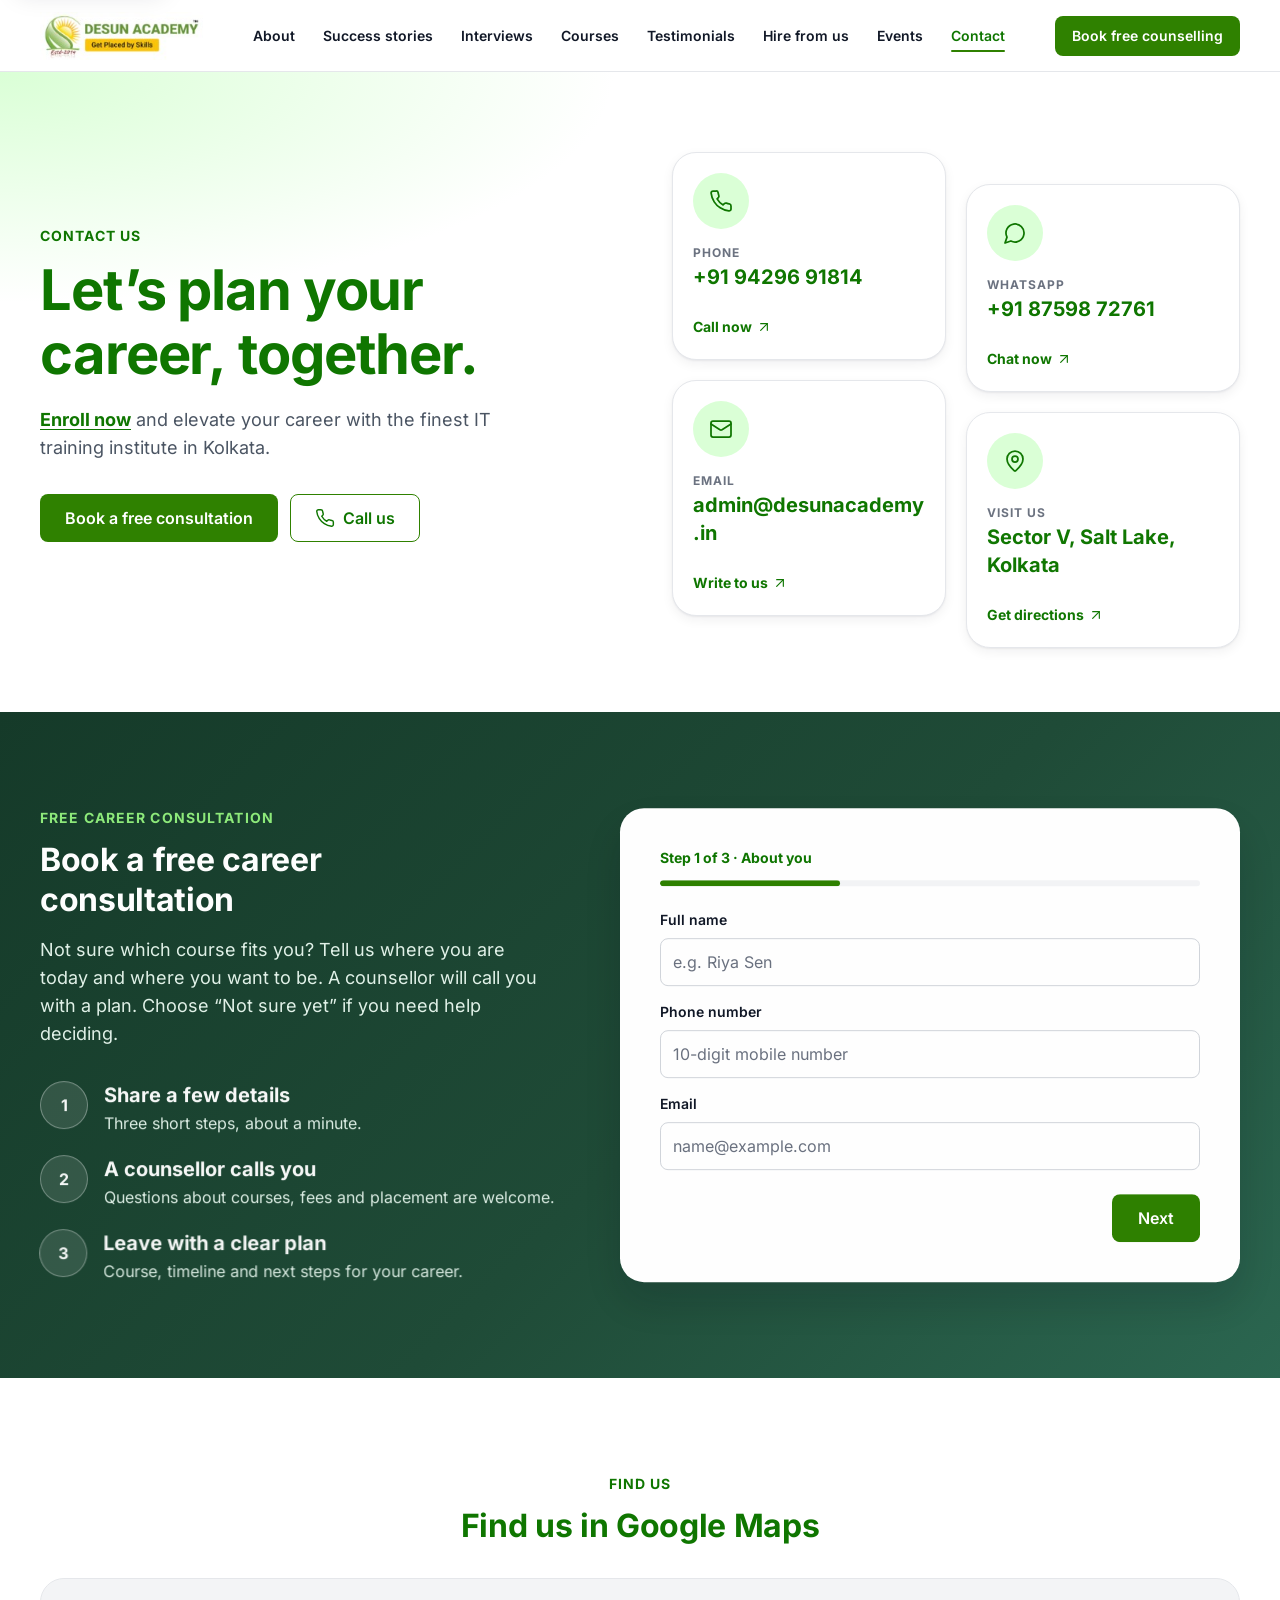
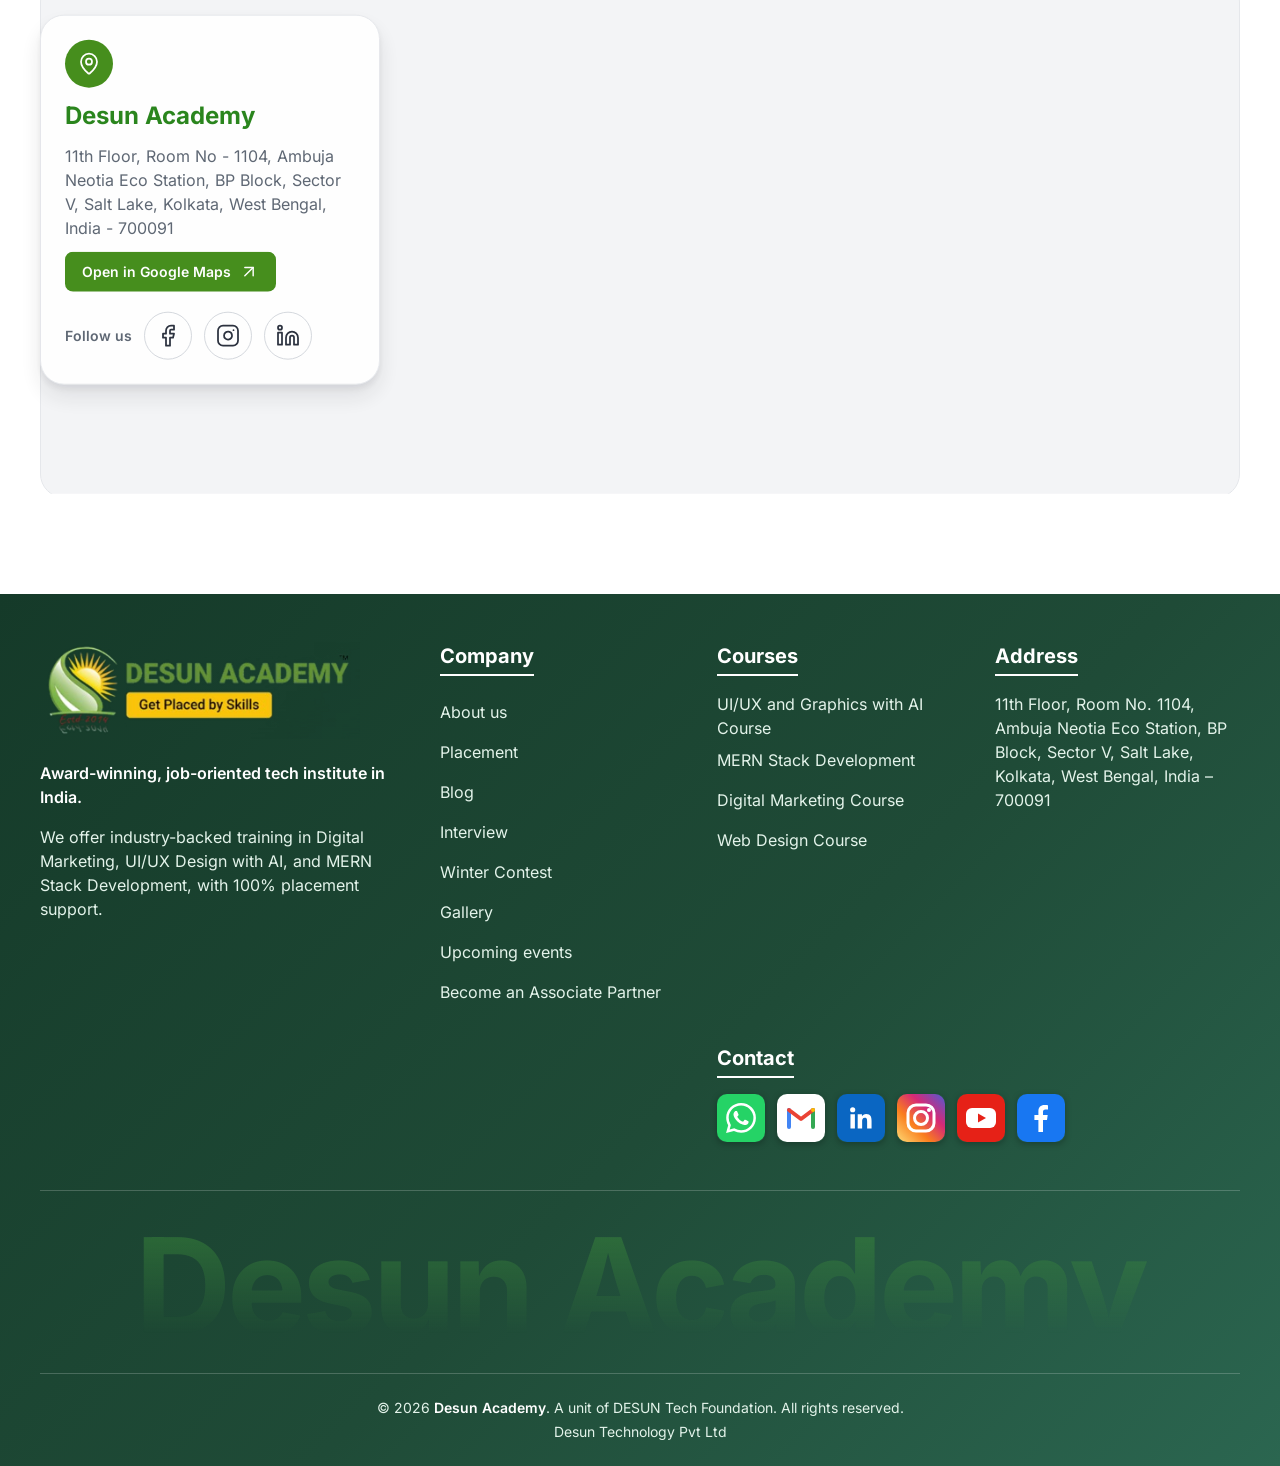
<file: site/contact.html>
<!DOCTYPE html>
<html lang="en" class="no-js">
<head>
  <meta charset="utf-8">
  <meta name="viewport" content="width=device-width, initial-scale=1">
  <title>Contact Desun Academy — Book a free career consultation</title>
  <meta name="description" content="Call, WhatsApp, email or visit Desun Academy in Sector V, Kolkata. Book a free career consultation in three short steps.">
  <meta name="theme-color" content="#0F7600">
  <link rel="icon" href="assets/img/logo.jpg">
  <link rel="preload" href="assets/fonts/inter-latin-wght-normal.woff2" as="font" type="font/woff2" crossorigin>
  <link rel="stylesheet" href="css/style.css">
  <link rel="stylesheet" href="css/about.css">
  <link rel="stylesheet" href="css/courses.css">
  <link rel="stylesheet" href="css/success.css">
  <link rel="stylesheet" href="css/pages2.css">
  <script>document.documentElement.classList.remove('no-js');document.documentElement.classList.add('a-js');</script>
</head>
<body class="page-about page-p2 page-contact" data-motion="custom">
<a class="skip-link" href="#main">Skip to content</a>

<!-- ======================= ICON SPRITE ======================= -->
<!-- ======================= ICON SPRITE (one library: Lucide-style outline, 1.75 stroke) ======================= -->
<svg width="0" height="0" style="position:absolute" aria-hidden="true" focusable="false">
  <defs>
    <symbol id="i-check" viewBox="0 0 24 24"><path d="M20 6 9 17l-5-5"/></symbol>
    <symbol id="i-plus" viewBox="0 0 24 24"><path d="M5 12h14"/><path d="M12 5v14"/></symbol>
    <symbol id="i-x" viewBox="0 0 24 24"><path d="M18 6 6 18"/><path d="m6 6 12 12"/></symbol>
    <symbol id="i-menu" viewBox="0 0 24 24"><line x1="4" x2="20" y1="12" y2="12"/><line x1="4" x2="20" y1="6" y2="6"/><line x1="4" x2="20" y1="18" y2="18"/></symbol>
    <symbol id="i-chev-l" viewBox="0 0 24 24"><path d="m15 18-6-6 6-6"/></symbol>
    <symbol id="i-chev-r" viewBox="0 0 24 24"><path d="m9 18 6-6-6-6"/></symbol>
    <symbol id="i-cap" viewBox="0 0 24 24"><path d="M21.42 10.922a1 1 0 0 0-.019-1.838L12.83 5.18a2 2 0 0 0-1.66 0L2.6 9.08a1 1 0 0 0 0 1.832l8.57 3.908a2 2 0 0 0 1.66 0z"/><path d="M22 10v6"/><path d="M6 12.5V16a6 3 0 0 0 12 0v-3.5"/></symbol>
    <symbol id="i-briefcase" viewBox="0 0 24 24"><path d="M16 20V4a2 2 0 0 0-2-2h-4a2 2 0 0 0-2 2v16"/><rect width="20" height="14" x="2" y="6" rx="2"/></symbol>
    <symbol id="i-repeat" viewBox="0 0 24 24"><path d="m17 2 4 4-4 4"/><path d="M3 11v-1a4 4 0 0 1 4-4h14"/><path d="m7 22-4-4 4-4"/><path d="M21 13v1a4 4 0 0 1-4 4H3"/></symbol>
    <symbol id="i-trend" viewBox="0 0 24 24"><polyline points="22 7 13.5 15.5 8.5 10.5 2 17"/><polyline points="16 7 22 7 22 13"/></symbol>
    <symbol id="i-rupee" viewBox="0 0 24 24"><path d="M6 3h12"/><path d="M6 8h12"/><path d="m6 13 8.5 8"/><path d="M6 13h3"/><path d="M9 13c6.667 0 6.667-10 0-10"/></symbol>
    <symbol id="i-vol-x" viewBox="0 0 24 24"><path d="M11 4.702a.705.705 0 0 0-1.203-.498L6.413 7.587A1.4 1.4 0 0 1 5.416 8H3a1 1 0 0 0-1 1v6a1 1 0 0 0 1 1h2.416a1.4 1.4 0 0 1 .997.413l3.383 3.384A.705.705 0 0 0 11 19.298z"/><line x1="22" x2="16" y1="9" y2="15"/><line x1="16" x2="22" y1="9" y2="15"/></symbol>
    <symbol id="i-vol-2" viewBox="0 0 24 24"><path d="M11 4.702a.705.705 0 0 0-1.203-.498L6.413 7.587A1.4 1.4 0 0 1 5.416 8H3a1 1 0 0 0-1 1v6a1 1 0 0 0 1 1h2.416a1.4 1.4 0 0 1 .997.413l3.383 3.384A.705.705 0 0 0 11 19.298z"/><path d="M16 9a5 5 0 0 1 0 6"/><path d="M19.364 18.364a9 9 0 0 0 0-12.728"/></symbol>
    <symbol id="i-pause" viewBox="0 0 24 24"><rect x="14" y="4" width="4" height="16" rx="1"/><rect x="6" y="4" width="4" height="16" rx="1"/></symbol>
    <symbol id="i-play" viewBox="0 0 24 24"><polygon points="6 3 20 12 6 21 6 3"/></symbol>
    <symbol id="i-book" viewBox="0 0 24 24"><path d="M12 7v14"/><path d="M3 18a1 1 0 0 1-1-1V4a1 1 0 0 1 1-1h5a4 4 0 0 1 4 4 4 4 0 0 1 4-4h5a1 1 0 0 1 1 1v13a1 1 0 0 1-1 1h-6a3 3 0 0 0-3 3 3 3 0 0 0-3-3z"/></symbol>
    <symbol id="i-pin" viewBox="0 0 24 24"><path d="M20 10c0 4.993-5.539 10.193-7.399 11.799a1 1 0 0 1-1.202 0C9.539 20.193 4 14.993 4 10a8 8 0 0 1 16 0"/><circle cx="12" cy="10" r="3"/></symbol>
    <symbol id="i-alert" viewBox="0 0 24 24"><circle cx="12" cy="12" r="10"/><line x1="12" x2="12" y1="8" y2="12"/><line x1="12" x2="12.01" y1="16" y2="16"/></symbol>
    <symbol id="i-lock" viewBox="0 0 24 24"><rect width="18" height="11" x="3" y="11" rx="2" ry="2"/><path d="M7 11V7a5 5 0 0 1 10 0v4"/></symbol>
    <symbol id="i-circle-check" viewBox="0 0 24 24"><circle cx="12" cy="12" r="10"/><path d="m9 12 2 2 4-4"/></symbol>
    <symbol id="i-phone" viewBox="0 0 24 24"><path d="M22 16.92v3a2 2 0 0 1-2.18 2 19.79 19.79 0 0 1-8.63-3.07 19.5 19.5 0 0 1-6-6 19.79 19.79 0 0 1-3.07-8.67A2 2 0 0 1 4.11 2h3a2 2 0 0 1 2 1.72 12.84 12.84 0 0 0 .7 2.81 2 2 0 0 1-.45 2.11L8.09 9.91a16 16 0 0 0 6 6l1.27-1.27a2 2 0 0 1 2.11-.45 12.84 12.84 0 0 0 2.81.7A2 2 0 0 1 22 16.92z"/></symbol>
    <symbol id="i-mail" viewBox="0 0 24 24"><rect width="20" height="16" x="2" y="4" rx="2"/><path d="m22 7-8.97 5.7a1.94 1.94 0 0 1-2.06 0L2 7"/></symbol>
    <symbol id="i-chat" viewBox="0 0 24 24"><path d="M7.9 20A9 9 0 1 0 4 16.1L2 22Z"/></symbol>
    <symbol id="i-instagram" viewBox="0 0 24 24"><rect width="20" height="20" x="2" y="2" rx="5" ry="5"/><path d="M16 11.37A4 4 0 1 1 12.63 8 4 4 0 0 1 16 11.37z"/><line x1="17.5" x2="17.51" y1="6.5" y2="6.5"/></symbol>
    <symbol id="i-youtube" viewBox="0 0 24 24"><path d="M2.5 17a24.12 24.12 0 0 1 0-10 2 2 0 0 1 1.4-1.4 49.56 49.56 0 0 1 16.2 0A2 2 0 0 1 21.5 7a24.12 24.12 0 0 1 0 10 2 2 0 0 1-1.4 1.4 49.55 49.55 0 0 1-16.2 0A2 2 0 0 1 2.5 17"/><path d="m10 15 5-3-5-3z"/></symbol>
    <symbol id="i-facebook" viewBox="0 0 24 24"><path d="M18 2h-3a5 5 0 0 0-5 5v3H7v4h3v8h4v-8h3l1-4h-4V7a1 1 0 0 1 1-1h3z"/></symbol>
    <symbol id="i-linkedin" viewBox="0 0 24 24"><path d="M16 8a6 6 0 0 1 6 6v7h-4v-7a2 2 0 0 0-2-2 2 2 0 0 0-2 2v7h-4v-7a6 6 0 0 1 6-6z"/><rect width="4" height="12" x="2" y="9"/><circle cx="4" cy="4" r="2"/></symbol>
  
    <symbol id="i-search" viewBox="0 0 24 24"><circle cx="11" cy="11" r="8"/><path d="m21 21-4.3-4.3"/></symbol>
    <symbol id="i-calendar" viewBox="0 0 24 24"><path d="M8 2v4"/><path d="M16 2v4"/><rect width="18" height="18" x="3" y="4" rx="2"/><path d="M3 10h18"/></symbol>
    <symbol id="i-clock" viewBox="0 0 24 24"><circle cx="12" cy="12" r="10"/><polyline points="12 6 12 12 16 14"/></symbol>
    <symbol id="i-arrow-right" viewBox="0 0 24 24"><path d="M5 12h14"/><path d="m12 5 7 7-7 7"/></symbol>
    <symbol id="i-arrow-left" viewBox="0 0 24 24"><path d="m12 19-7-7 7-7"/><path d="M19 12H5"/></symbol>
    <symbol id="i-arrow-up-right" viewBox="0 0 24 24"><path d="M7 7h10v10"/><path d="M7 17 17 7"/></symbol>
    <symbol id="i-copy" viewBox="0 0 24 24"><rect width="14" height="14" x="8" y="8" rx="2"/><path d="M4 16c-1.1 0-2-.9-2-2V4c0-1.1.9-2 2-2h10c1.1 0 2 .9 2 2"/></symbol>
    <symbol id="i-shield" viewBox="0 0 24 24"><path d="M20 13c0 5-3.5 7.5-7.66 8.95a1 1 0 0 1-.67-.01C7.5 20.5 4 18 4 13V6a1 1 0 0 1 1-1c2 0 4.5-1.2 6.24-2.72a1.17 1.17 0 0 1 1.52 0C14.51 3.81 17 5 19 5a1 1 0 0 1 1 1z"/><path d="m9 12 2 2 4-4"/></symbol>
    <symbol id="i-users" viewBox="0 0 24 24"><path d="M16 21v-2a4 4 0 0 0-4-4H6a4 4 0 0 0-4 4v2"/><circle cx="9" cy="7" r="4"/><path d="M22 21v-2a4 4 0 0 0-3-3.87"/><path d="M16 3.13a4 4 0 0 1 0 7.75"/></symbol>
    <symbol id="i-nav" viewBox="0 0 24 24"><polygon points="3 11 22 2 13 21 11 13 3 11"/></symbol>
</defs>
</svg>

<header class="site-header" id="top">
  <div class="a-progress" aria-hidden="true"></div>
  <div class="container site-header__inner">
    <a class="brand" href="index.html" aria-label="Desun Academy — home"><img src="assets/img/logo.jpg" alt="Desun Academy" width="207" height="61"></a>
    <nav class="nav" aria-label="Primary">
      <ul class="nav__list">
        <li><a class="nav__link" href="about.html">About</a></li>
        <li><a class="nav__link" href="success.html">Success stories</a></li>
        <li><a class="nav__link" href="interview.html">Interviews</a></li>
        <li><a class="nav__link" href="courses.html">Courses</a></li>
        <li><a class="nav__link" href="testimonials.html">Testimonials</a></li>
        <li><a class="nav__link" href="hire.html">Hire from us</a></li>
        <li><a class="nav__link" href="events.html">Events</a></li>
        <li><a class="nav__link is-active" href="contact.html" aria-current="page">Contact</a></li>
      </ul>
    </nav>
    <button class="btn btn--md header-cta" type="button" data-open-form="counselling">Book free counselling</button>
    <button class="menu-btn" type="button" aria-expanded="false" aria-controls="mobileNav" id="menuBtn">
      <svg class="icon icon--24" aria-hidden="true"><use href="#i-menu"/></svg><span>Menu</span>
    </button>
  </div>
  <div class="mobile-nav" id="mobileNav">
    <a class="mobile-nav__link" href="about.html">About</a>
    <a class="mobile-nav__link" href="success.html">Success stories</a>
    <a class="mobile-nav__link" href="interview.html">Interviews</a>
    <a class="mobile-nav__link" href="courses.html">Courses</a>
    <a class="mobile-nav__link" href="testimonials.html">Testimonials</a>
    <a class="mobile-nav__link" href="hire.html">Hire from us</a>
    <a class="mobile-nav__link" href="events.html">Events</a>
    <a class="mobile-nav__link is-active" href="contact.html" aria-current="page">Contact</a>
    <button class="btn btn--block" type="button" data-open-form="counselling">Book free counselling</button>
  </div>
</header>
<main id="main">
<section class="ct-hero" aria-labelledby="ctT">
  <div class="container ct-hero__grid">
    <div class="ct-hero__copy">
      <p class="c-kicker">Contact us</p>
      <h1 class="display ct-hero__t" id="ctT"><span class="w"><i>Let&rsquo;s</i></span> <span class="w"><i>plan</i></span> <span class="w"><i>your</i></span> <span class="w"><i>career,</i></span> <span class="w"><i>together.</i></span></h1>
      <p class="ct-hero__lead"><a class="ct-link" href="#book">Enroll now</a> and elevate your career with the finest IT training institute in Kolkata.</p>
      <div class="ct-hero__cta"><a class="btn" href="#book">Book a free consultation</a><a class="btn btn--outline" href="tel:+919429691814"><svg class="icon icon--20" aria-hidden="true"><use href="#i-phone"/></svg>Call us</a></div>
    </div>
    <div class="ct-chs" id="ctChs">
      <a class="ct-ch ct-ch--call" href="tel:+919429691814"><span class="ct-ch__i"><svg class="icon icon--24" aria-hidden="true"><use href="#i-phone"/></svg></span><span class="ct-ch__t"><small>Phone</small><b>+91 94296 91814</b></span><span class="ct-ch__a">Call now<svg class="icon icon--16" aria-hidden="true"><use href="#i-arrow-up-right"/></svg></span></a>
      <a class="ct-ch ct-ch--wa" href="https://wa.me/918759872761" target="_blank" rel="noopener"><span class="ct-ch__i"><svg class="icon icon--24" aria-hidden="true"><use href="#i-chat"/></svg></span><span class="ct-ch__t"><small>WhatsApp</small><b>+91 87598 72761</b></span><span class="ct-ch__a">Chat now<svg class="icon icon--16" aria-hidden="true"><use href="#i-arrow-up-right"/></svg></span></a>
      <a class="ct-ch ct-ch--mail" href="mailto:admin@desunacademy.in"><span class="ct-ch__i"><svg class="icon icon--24" aria-hidden="true"><use href="#i-mail"/></svg></span><span class="ct-ch__t"><small>Email</small><b>admin@desunacademy.in</b></span><span class="ct-ch__a">Write to us<svg class="icon icon--16" aria-hidden="true"><use href="#i-arrow-up-right"/></svg></span></a>
      <a class="ct-ch ct-ch--map" href="https://www.google.com/maps/search/?api=1&amp;query=Desun+Academy+Ambuja+Neotia+Eco+Station+BP+Block+Sector+V+Salt+Lake+Kolkata+700091" target="_blank" rel="noopener"><span class="ct-ch__i"><svg class="icon icon--24" aria-hidden="true"><use href="#i-pin"/></svg></span><span class="ct-ch__t"><small>Visit us</small><b>Sector V, Salt Lake, Kolkata</b></span><span class="ct-ch__a">Get directions<svg class="icon icon--16" aria-hidden="true"><use href="#i-arrow-up-right"/></svg></span></a>
    </div>
  </div>
</section>

<section class="ct-book on-dark" id="book" aria-labelledby="ctB">
  <div class="container ct-book__grid">
    <div class="ct-book__copy">
      <p class="c-kicker c-kicker--dark">Free career consultation</p>
      <h2 class="h2" id="ctB">Book a free career consultation</h2>
      <p class="ct-book__p">Not sure which course fits you? Tell us where you are today and where you want to be. A counsellor will call you with a plan. Choose &ldquo;Not sure yet&rdquo; if you need help deciding.</p>
      <ol class="ct-next"><li><b>Share a few details</b><span>Three short steps, about a minute.</span></li><li><b>A counsellor calls you</b><span>Questions about courses, fees and placement are welcome.</span></li><li><b>Leave with a clear plan</b><span>Course, timeline and next steps for your career.</span></li></ol>
    </div>
    <div class="ct-card">
      <div class="ct-card__head"><p class="ct-card__s" id="ctStepLabel">Step 1 of 3 &middot; About you</p><div class="ct-bar" aria-hidden="true"><span id="ctBar"></span></div></div>
      <form id="ctForm" novalidate>
        <fieldset class="ct-step" data-step="0"><legend class="sr-only">About you</legend>
          <div class="field"><label for="fullName">Full name</label><input id="fullName" name="fullName" type="text" placeholder="e.g. Riya Sen" required autocomplete="name"><p class="field__error"><svg class="icon icon--16" aria-hidden="true"><use href="#i-alert"/></svg><span>This field is required</span></p></div>
          <div class="field"><label for="phone">Phone number</label><input id="phone" name="phone" type="tel" placeholder="10-digit mobile number" required autocomplete="tel-national" inputmode="numeric"><p class="field__error"><svg class="icon icon--16" aria-hidden="true"><use href="#i-alert"/></svg><span>Enter a valid phone number</span></p></div>
          <div class="field"><label for="email">Email</label><input id="email" name="email" type="email" placeholder="name@example.com" required autocomplete="email"><p class="field__error"><svg class="icon icon--16" aria-hidden="true"><use href="#i-alert"/></svg><span>Enter a valid email</span></p></div>
        </fieldset>
        <fieldset class="ct-step" data-step="1" hidden><legend class="sr-only">Your goal</legend>
          <div class="field"><label for="qualification">Qualification</label><select id="qualification" name="qualification" required><option value="">Select</option><option>12th pass</option><option>Diploma</option><option>Undergraduate (pursuing)</option><option>Graduate (B.A / B.Com / B.Sc)</option><option>B.Tech / BCA / MCA</option><option>Post-graduate</option><option>Other</option></select><p class="field__error"><svg class="icon icon--16" aria-hidden="true"><use href="#i-alert"/></svg><span>Please choose an option</span></p></div>
          <div class="field"><label for="course">Which course interests you</label><select id="course" name="course" required><option value="">Select</option><option>UI/UX and Graphics with AI</option><option>MERN Stack Development</option><option>Digital Marketing</option><option>Web Design</option><option>HR</option><option>Not sure yet, help me choose</option></select><p class="field__error"><svg class="icon icon--16" aria-hidden="true"><use href="#i-alert"/></svg><span>Please choose an option</span></p></div>
          <div class="field"><label for="timeline">Admission timeline</label><select id="timeline" name="timeline" required><option value="">Select</option><option>As soon as possible</option><option>Within 1 month</option><option>In 1 to 3 months</option><option>Just exploring</option></select><p class="field__error"><svg class="icon icon--16" aria-hidden="true"><use href="#i-alert"/></svg><span>Please choose an option</span></p></div>
        </fieldset>
        <fieldset class="ct-step" data-step="2" hidden><legend class="sr-only">Almost there</legend>
          <div class="field"><label for="location">Currently living</label><input id="location" name="location" type="text" placeholder="City or area" required autocomplete="address-level2"><p class="field__error"><svg class="icon icon--16" aria-hidden="true"><use href="#i-alert"/></svg><span>This field is required</span></p></div>
          <div class="field"><label for="decision">Guardian / decision holder</label><select id="decision" name="decision" required><option value="">Select</option><option>Myself</option><option>Parent</option><option>Guardian</option><option>Other</option></select><p class="field__error"><svg class="icon icon--16" aria-hidden="true"><use href="#i-alert"/></svg><span>Please choose an option</span></p></div>
          <p class="ct-note">By submitting, you agree that Desun Academy may contact you about your enquiry.</p>
        </fieldset>
        <div class="ct-actions"><button class="btn btn--text" type="button" id="ctBack" hidden>Back</button><button class="btn" type="button" id="ctNext">Next</button><button class="btn" type="submit" id="ctSubmit" hidden>Submit</button></div>
      </form>
      <div class="ct-ok" id="ctOk" role="status" hidden><span class="icon-circle"><svg class="icon" aria-hidden="true"><use href="#i-circle-check"/></svg></span><h3>Thank you</h3><p>We have received your details. A counsellor will contact you soon.</p></div>
    </div>
  </div>
</section>

<section class="ct-map" id="map" aria-labelledby="ctM">
  <div class="container"><p class="c-kicker c-center-k">Find us</p><h2 class="h2 c-center" id="ctM">Find us in Google Maps</h2></div>
  <div class="container ct-map__wrap">
    <div class="ct-map__frame"><iframe title="Desun Academy on Google Maps" src="https://www.google.com/maps?q=Desun+Academy+Ambuja+Neotia+Eco+Station+BP+Block+Sector+V+Salt+Lake+Kolkata+700091&amp;output=embed" loading="lazy" referrerpolicy="no-referrer-when-downgrade" allowfullscreen></iframe></div>
    <div class="ct-map__card"><span class="ct-map__pin" aria-hidden="true"><svg class="icon icon--24"><use href="#i-pin"/></svg></span><h3>Desun Academy</h3><address>11th Floor, Room No - 1104, Ambuja Neotia Eco Station, BP Block, Sector V, Salt Lake, Kolkata, West Bengal, India - 700091</address>
      <a class="btn btn--md" href="https://www.google.com/maps/search/?api=1&amp;query=Desun+Academy+Ambuja+Neotia+Eco+Station+BP+Block+Sector+V+Salt+Lake+Kolkata+700091" target="_blank" rel="noopener">Open in Google Maps <svg class="icon icon--20" aria-hidden="true"><use href="#i-arrow-up-right"/></svg></a>
      <div class="ct-map__soc"><span>Follow us</span><a class="icon-btn" href="#" aria-label="Facebook"><svg class="icon icon--24" aria-hidden="true"><use href="#i-facebook"/></svg></a><a class="icon-btn" href="#" aria-label="Instagram"><svg class="icon icon--24" aria-hidden="true"><use href="#i-instagram"/></svg></a><a class="icon-btn" href="#" aria-label="LinkedIn"><svg class="icon icon--24" aria-hidden="true"><use href="#i-linkedin"/></svg></a></div></div>
  </div>
</section>
</main>

<footer class="site-footer">
  <div class="container">
    <div class="footer-grid">
      <div class="footer-brand">
        <a class="footer-logo" href="#top" aria-label="Desun Academy, back to top"><img src="assets/img/logo-footer.png" alt="Desun Academy, get placed by skills" width="364" height="110"></a>
        <p class="footer-about"><strong>Award-winning, job-oriented tech institute in India.</strong></p>
        <p class="footer-about">We offer industry-backed training in Digital Marketing, UI/UX Design with AI, and MERN Stack Development, with 100% placement support.</p>
      </div>
      <nav class="footer-col" aria-label="Company">
        <h3>Company</h3>
        <ul>
          <li><a href="about.html">About us</a></li>
          <li><a href="success.html">Placement</a></li>
          <li><a href="blog.html">Blog</a></li>
          <li><a href="interview.html">Interview</a></li>
          <li><a href="winter-contest.html">Winter Contest</a></li>
          <li><a href="gallery.html">Gallery</a></li>
          <li><a href="events.html">Upcoming events</a></li>
          <li><a href="partner.html">Become an Associate Partner</a></li>
        </ul>
      </nav>
      <div class="footer-col">
        <nav aria-label="Courses">
          <h3>Courses</h3>
          <ul>
            <li><a href="courses.html">UI/UX and Graphics with AI Course</a></li>
            <li><a href="index.html#programs">MERN Stack Development</a></li>
            <li><a href="index.html#programs">Digital Marketing Course</a></li>
            <li><a href="index.html#programs">Web Design Course</a></li>
          </ul>
        </nav>
      </div>
      <div class="footer-col footer-contact">
        <h3>Contact</h3>
        <!-- Social URLs are placeholders (the design shows icons only). -->
        <div class="socials"><a href="#" aria-label="WhatsApp" id="soWhatsapp"><svg viewBox="0 0 48 48" width="48" height="48" aria-hidden="true"><rect width="48" height="48" rx="10" fill="#25D366"/><g transform="translate(9 9) scale(1.25)" fill="#fff"><path d="M17.47 14.38c-.3-.15-1.76-.87-2.03-.97-.27-.1-.47-.15-.67.15-.2.3-.77.97-.94 1.17-.17.2-.35.22-.65.07-.3-.15-1.26-.46-2.39-1.48-.88-.79-1.48-1.76-1.65-2.06-.17-.3-.02-.46.13-.6.13-.13.3-.35.45-.52.15-.17.2-.3.3-.5.1-.2.05-.37-.03-.52-.07-.15-.67-1.61-.92-2.2-.24-.58-.49-.5-.67-.51h-.57c-.2 0-.52.07-.8.37-.27.3-1.04 1.02-1.04 2.48s1.07 2.88 1.21 3.07c.15.2 2.1 3.2 5.08 4.49.71.3 1.26.49 1.69.63.71.23 1.36.2 1.87.12.57-.09 1.76-.72 2-1.41.25-.7.25-1.29.17-1.41-.07-.12-.27-.2-.57-.35M12.05 21.78h-.01a9.87 9.87 0 0 1-5.03-1.38l-.36-.21-3.74.98 1-3.65-.24-.37a9.86 9.86 0 0 1-1.51-5.26c0-5.45 4.44-9.88 9.89-9.88 2.64 0 5.12 1.03 6.99 2.9a9.83 9.83 0 0 1 2.89 6.99c0 5.45-4.44 9.88-9.88 9.88M20.46 3.49A11.82 11.82 0 0 0 12.05 0C5.5 0 .16 5.34.16 11.89c0 2.1.55 4.14 1.59 5.95L.06 24l6.3-1.65a11.88 11.88 0 0 0 5.68 1.45h.01c6.55 0 11.89-5.34 11.89-11.89 0-3.18-1.24-6.17-3.48-8.42"/></g></svg></a><a href="#" aria-label="Email" id="soMail"><svg viewBox="0 0 48 48" width="48" height="48" aria-hidden="true"><rect width="48" height="48" rx="10" fill="#fff"/><g fill="none" stroke-linecap="round" stroke-linejoin="round"><path d="M12 33V16" stroke="#4285F4" stroke-width="4"/><path d="M36 33V16" stroke="#34A853" stroke-width="4"/><path d="M12 16l12 9 12-9" stroke="#EA4335" stroke-width="4"/><path d="M36 16v0" stroke="#FBBC04" stroke-width="4"/></g></svg></a><a href="#" aria-label="LinkedIn"><svg viewBox="0 0 48 48" width="48" height="48" aria-hidden="true"><rect width="48" height="48" rx="10" fill="#0A66C2"/><g transform="translate(9 9) scale(1.25)" fill="#fff"><path d="M20.45 20.45h-3.55v-5.57c0-1.33-.03-3.04-1.85-3.04-1.85 0-2.14 1.45-2.14 2.94v5.67H9.35V9h3.41v1.56h.05c.48-.9 1.64-1.85 3.37-1.85 3.6 0 4.27 2.37 4.27 5.46v6.28zM5.34 7.43a2.06 2.06 0 1 1 0-4.13 2.06 2.06 0 0 1 0 4.13zm1.78 13.02H3.56V9h3.56v11.45z"/></g></svg></a><a href="#" aria-label="Instagram"><svg viewBox="0 0 48 48" width="48" height="48" aria-hidden="true"><defs><linearGradient id="igg" x1="0" y1="1" x2="1" y2="0"><stop offset="0" stop-color="#FEDA75"/><stop offset=".35" stop-color="#FA7E1E"/><stop offset=".65" stop-color="#D62976"/><stop offset="1" stop-color="#4F5BD5"/></linearGradient></defs><rect width="48" height="48" rx="10" fill="url(#igg)"/><g fill="none" stroke="#fff" stroke-width="3"><rect x="11" y="11" width="26" height="26" rx="8"/><circle cx="24" cy="24" r="6.5"/></g><circle cx="32" cy="16" r="2" fill="#fff"/></svg></a><a href="#" aria-label="YouTube"><svg viewBox="0 0 48 48" width="48" height="48" aria-hidden="true"><rect width="48" height="48" rx="10" fill="#E62117"/><rect x="9" y="14" width="30" height="20" rx="6" fill="#fff"/><path d="M21 19.5v9l8-4.5z" fill="#E62117"/></svg></a><a href="#" aria-label="Facebook"><svg viewBox="0 0 48 48" width="48" height="48" aria-hidden="true"><rect width="48" height="48" rx="10" fill="#1877F2"/><path d="M26 38V26h4l.7-5H26v-3c0-1.4.5-2.4 2.5-2.4H31v-4.4c-.4 0-1.9-.2-3.6-.2-3.6 0-6 2.2-6 6.2V21h-4v5h4v12h4.6z" fill="#fff"/></svg></a></div>
      </div>
      <div class="footer-col">
        <h3>Address</h3>
        <address>11th Floor, Room No. 1104, Ambuja Neotia Eco Station, BP Block, Sector V, Salt Lake, Kolkata, West Bengal, India &ndash; 700091</address>
      </div>
    </div>
    <div class="footer-wordmark" aria-hidden="true">Desun Academy</div>
    <div class="footer-bottom">
      <p>&copy; <span id="year">2026</span> <strong>Desun Academy</strong>. A unit of DESUN Tech Foundation. All rights reserved.</p>
      <p>Desun Technology Pvt Ltd</p>
    </div>
  </div>
</footer>

<!-- ======================= COUNSELLING MODAL ======================= -->
<dialog class="modal" id="formModal" aria-labelledby="formTitle">
  <div class="modal__inner">
    <div class="modal__head">
      <div>
        <h2 class="modal__title" id="formTitle">Book a free counselling session</h2>
        <p class="modal__desc" id="formDesc">Share your details and a counsellor will call you to plan your career path.</p>
      </div>
      <button class="modal__close" type="button" data-close-form aria-label="Close"><svg class="icon icon--24" aria-hidden="true"><use href="#i-x"/></svg></button>
    </div>

    <form class="modal__form" id="counsellingForm" novalidate>
      <div class="form-grid">
        <div class="field">
          <label for="fName">Full name</label>
          <input id="fName" name="name" type="text" autocomplete="name" placeholder="e.g. Riya Sen" required aria-describedby="eName">
          <p class="field__error" id="eName"><svg class="icon icon--16" aria-hidden="true"><use href="#i-alert"/></svg><span>Enter your full name</span></p>
        </div>
        <div class="field">
          <label for="fPhone">Mobile number</label>
          <input id="fPhone" name="phone" type="tel" inputmode="numeric" autocomplete="tel-national" placeholder="10-digit mobile number" required aria-describedby="ePhone">
          <p class="field__error" id="ePhone"><svg class="icon icon--16" aria-hidden="true"><use href="#i-alert"/></svg><span>Enter a 10-digit mobile number</span></p>
        </div>
        <div class="field">
          <label for="fEmail">Email <span class="opt">(optional)</span></label>
          <input id="fEmail" name="email" type="email" autocomplete="email" placeholder="name@example.com" aria-describedby="eEmail">
          <p class="field__error" id="eEmail"><svg class="icon icon--16" aria-hidden="true"><use href="#i-alert"/></svg><span>Enter a valid email address, like name@example.com</span></p>
        </div>
        <div class="field">
          <label for="fProgram">Program you&rsquo;re interested in</label>
          <select id="fProgram" name="program" required aria-describedby="eProgram"></select>
          <p class="field__error" id="eProgram"><svg class="icon icon--16" aria-hidden="true"><use href="#i-alert"/></svg><span>Choose a program</span></p>
        </div>
      </div>
      <div class="modal__actions">
        <button class="btn btn--block" type="submit" id="formSubmit"><span class="btn__label">Book free session</span></button>
        <button class="btn btn--text btn--block" type="button" data-close-form>Cancel</button>
      </div>
    </form>

    <div class="modal__success" id="formSuccess" role="status">
      <span class="icon-circle"><svg class="icon" aria-hidden="true"><use href="#i-circle-check"/></svg></span>
      <h2 class="modal__title" id="successTitleModal">Thank you</h2>
      <p class="modal__desc" id="successDesc"></p>
      <button class="btn btn--block" type="button" data-close-form id="successClose">Done</button>
    </div>
  </div>
</dialog>

<script src="assets/js/vendor/gsap.min.js"></script>
<script src="assets/js/vendor/ScrollTrigger.min.js"></script>
<script src="js/script.js" defer></script>
<script src="js/p2form.js" defer></script>
<script src="js/contact.js" defer></script>
</body>
</html>
</file>
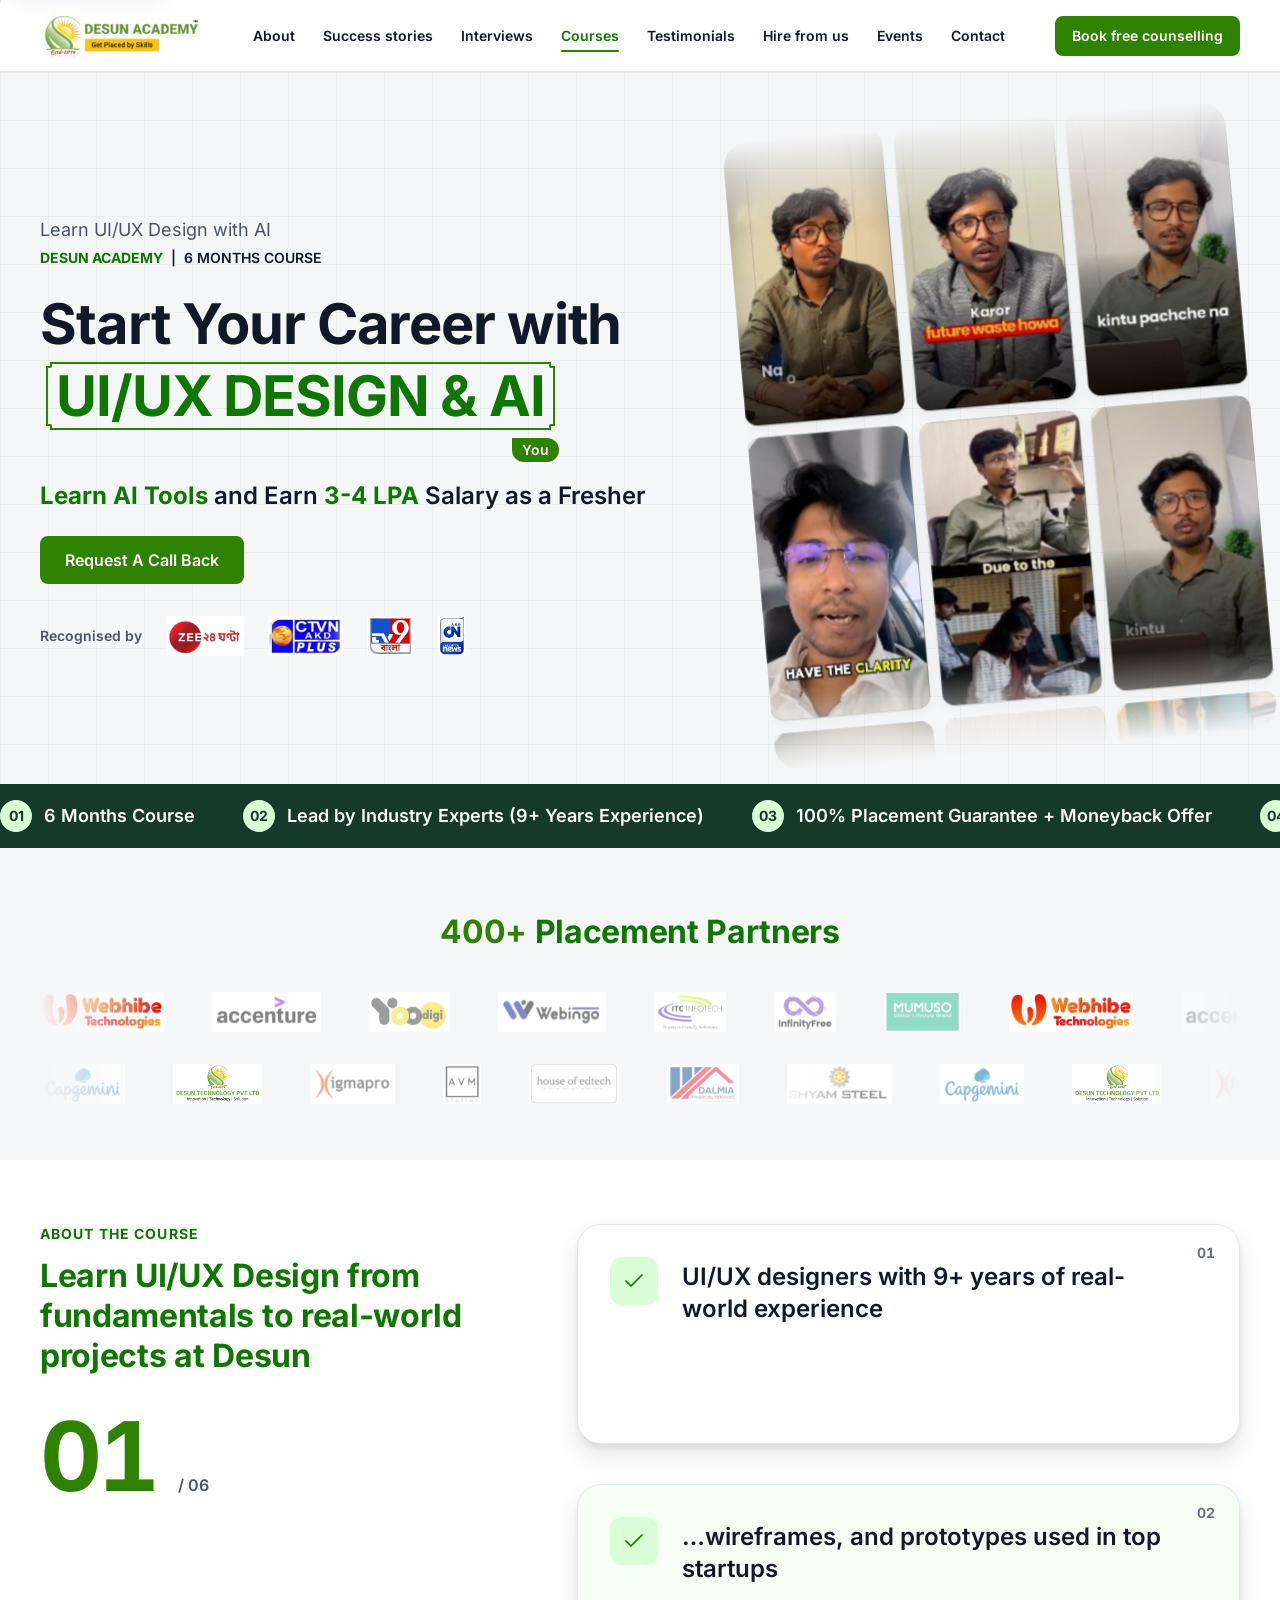
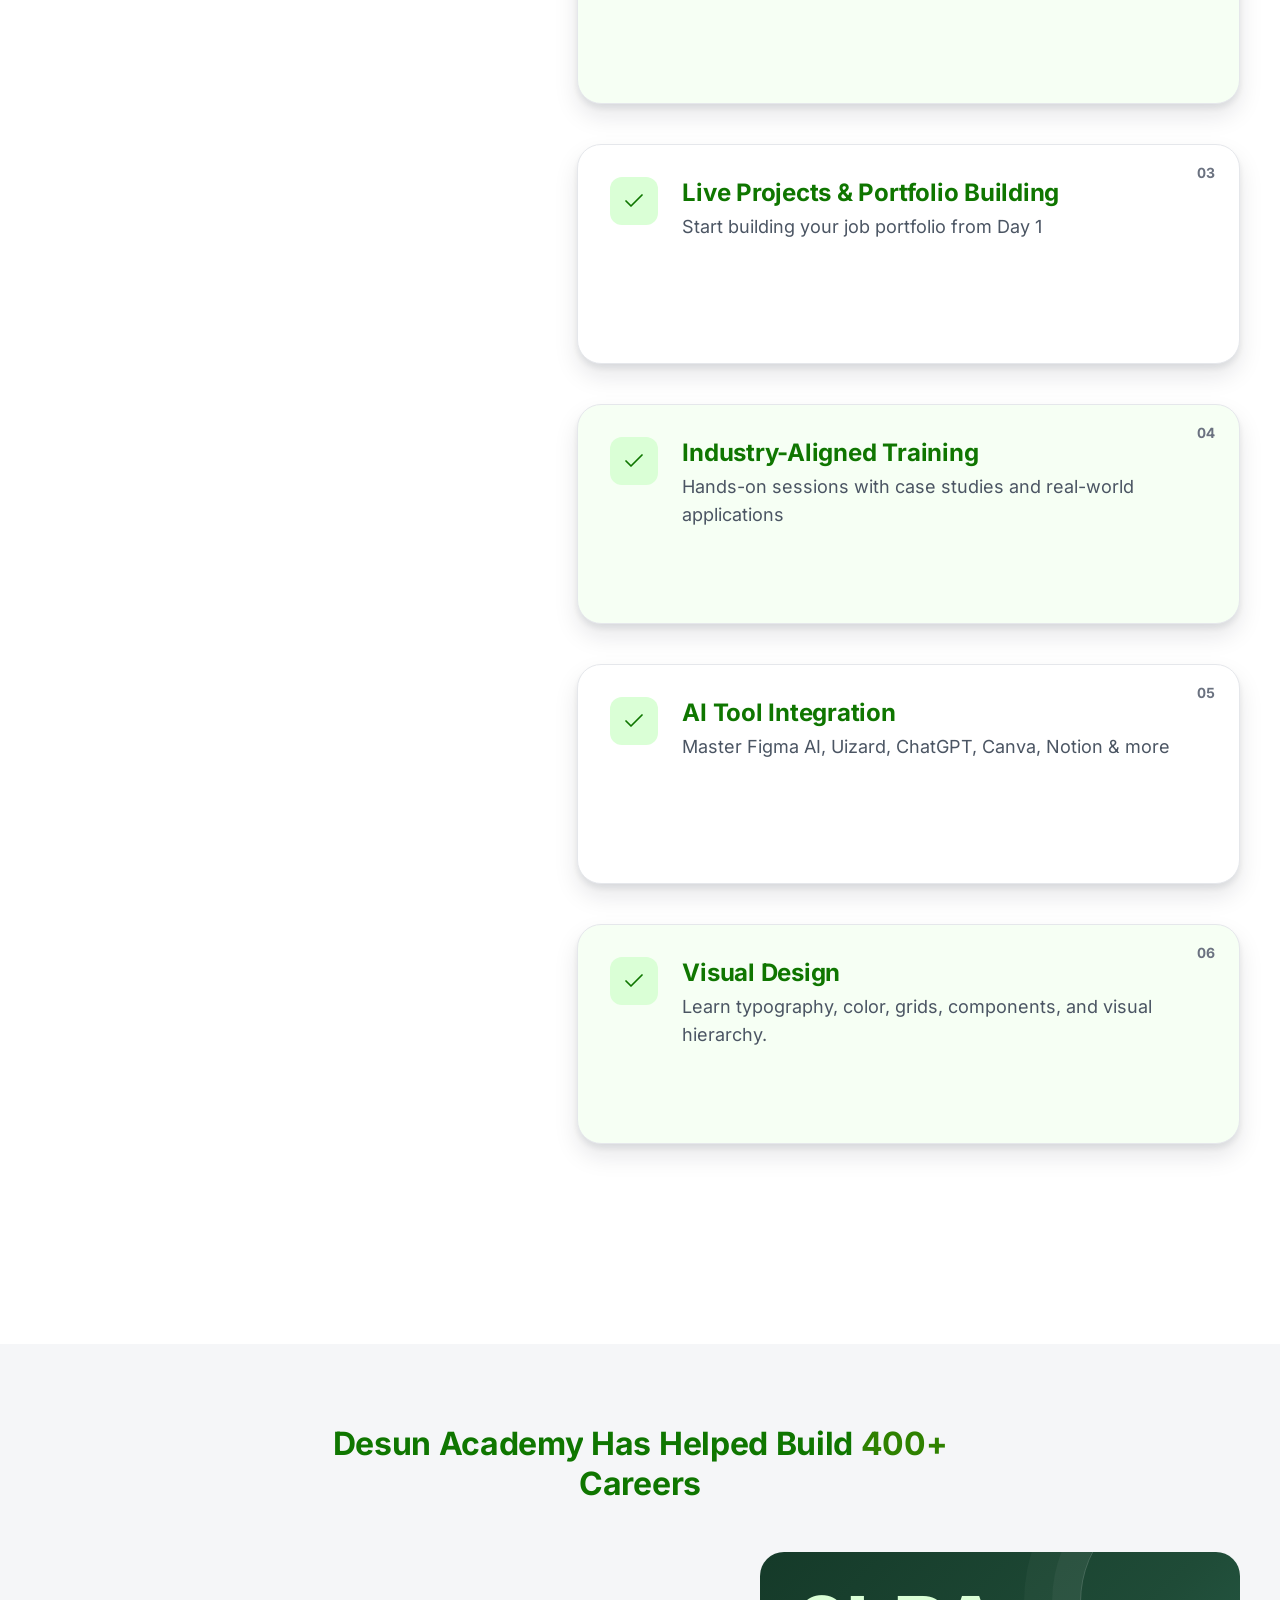
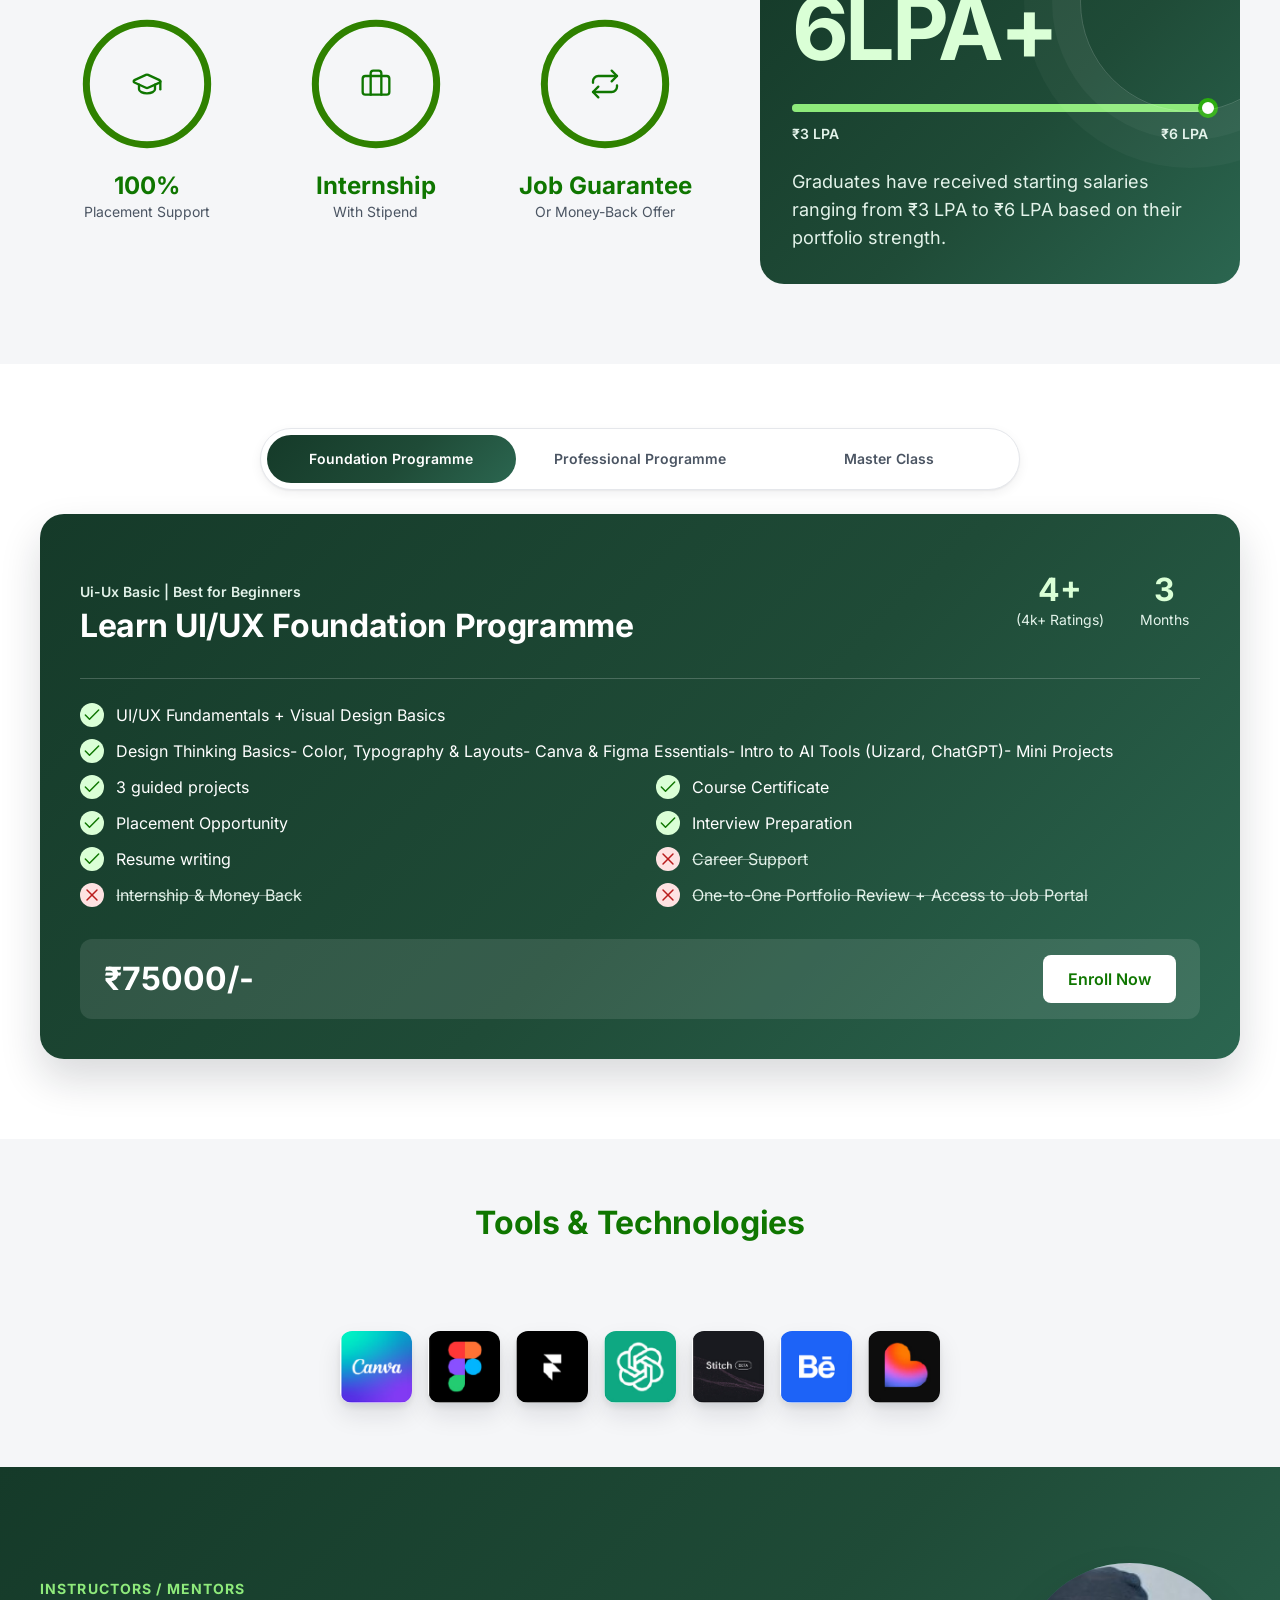
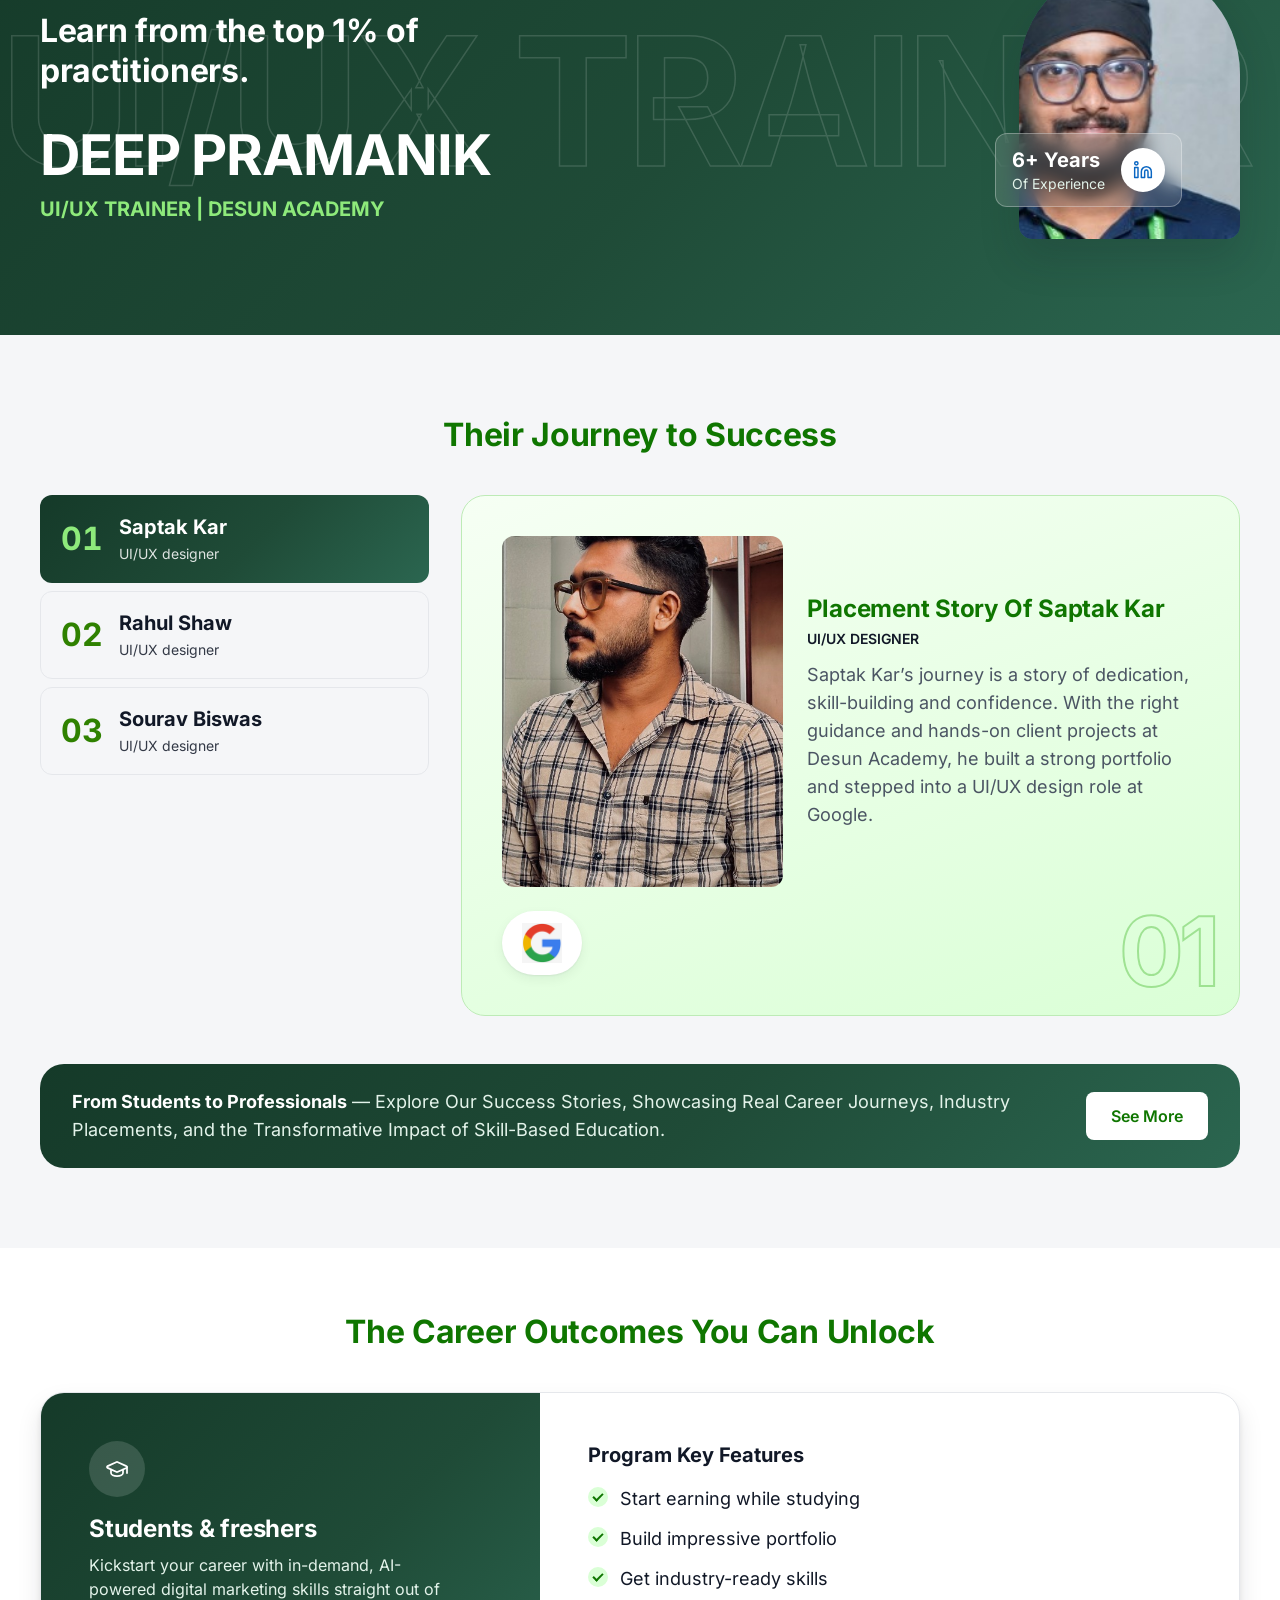
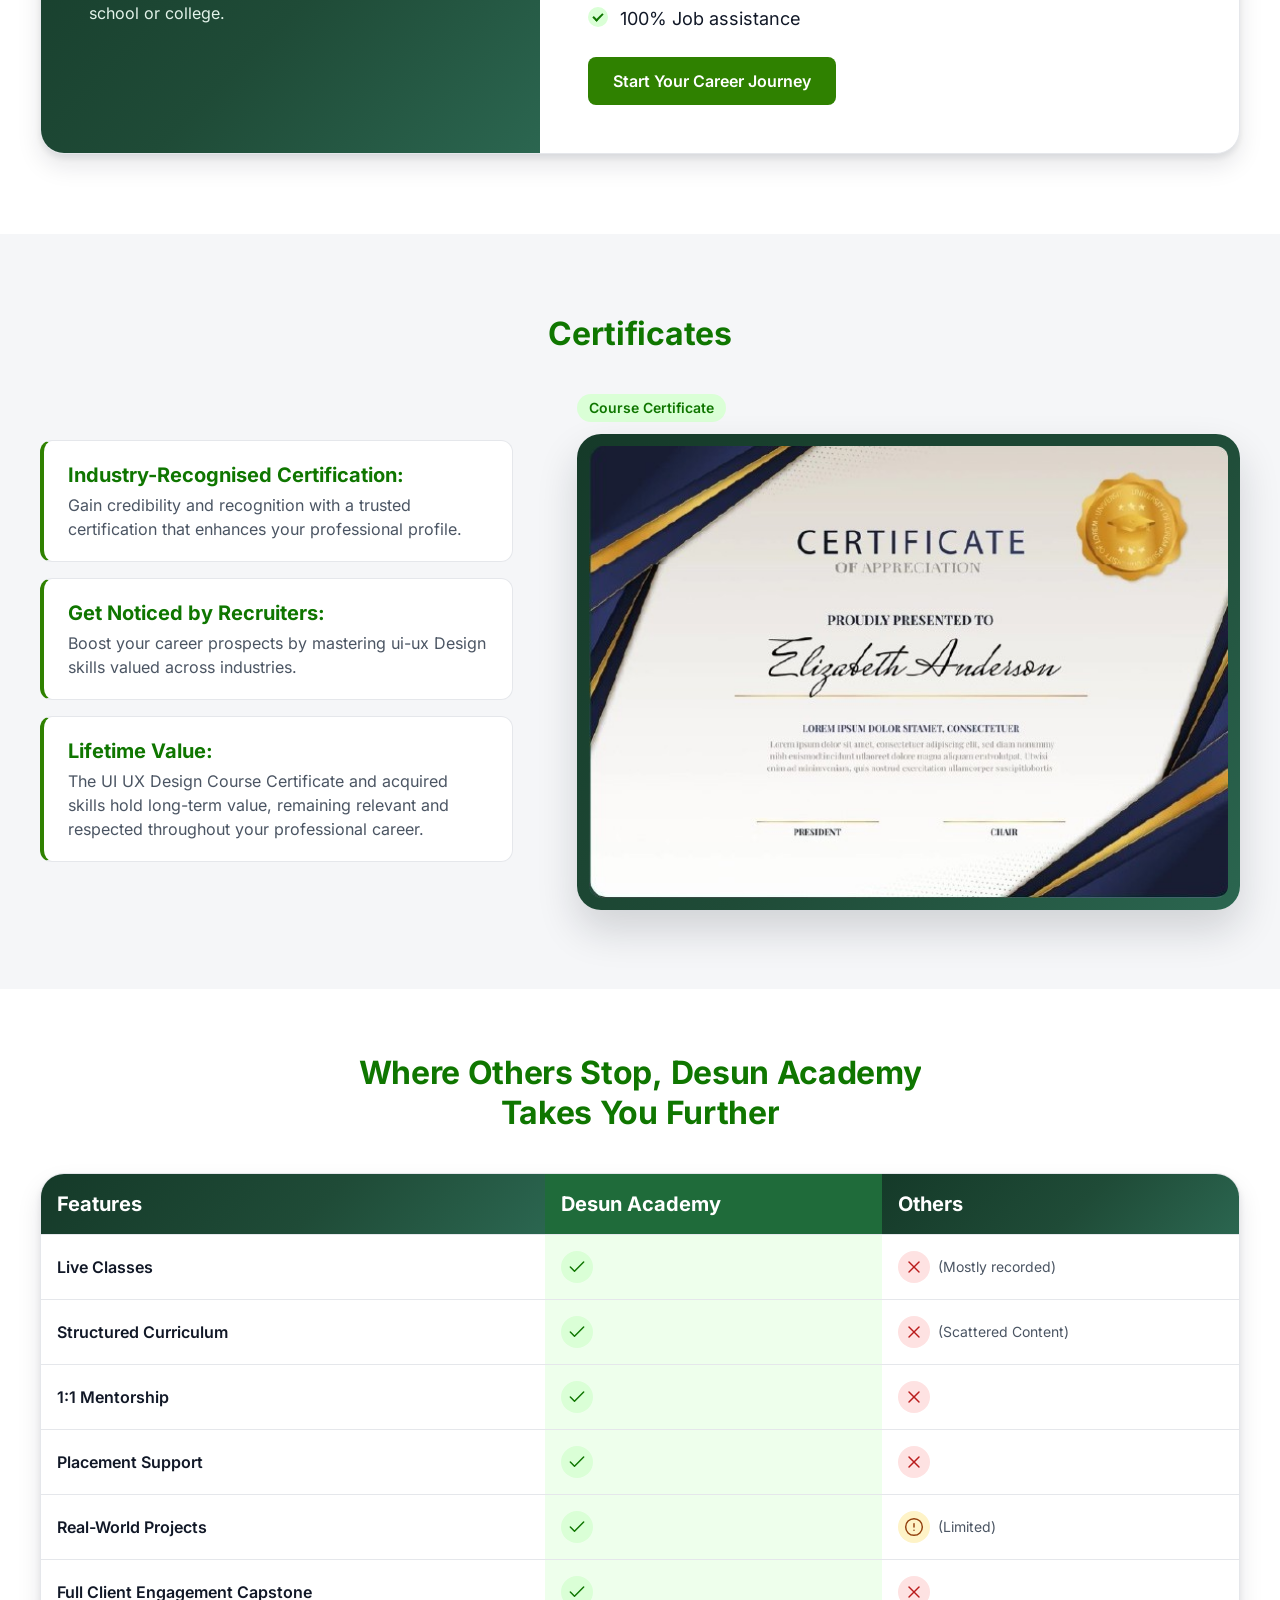
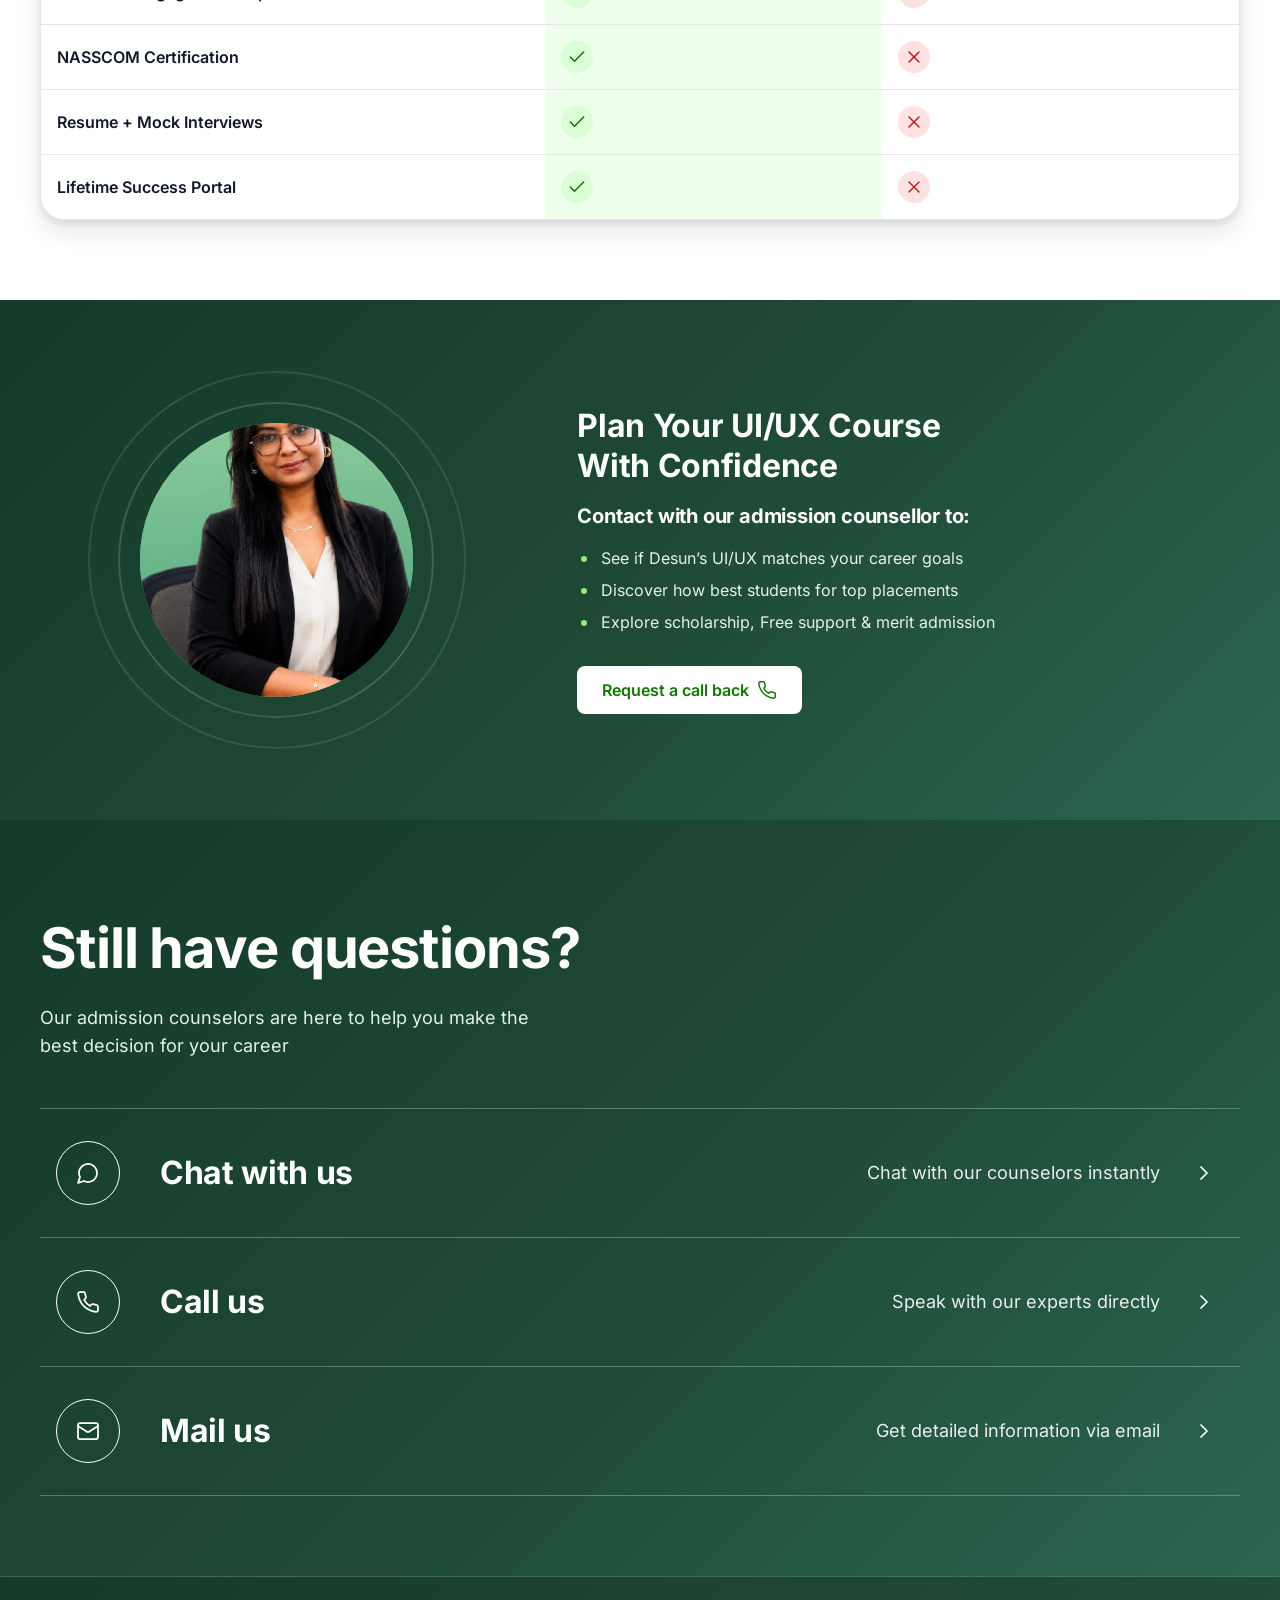
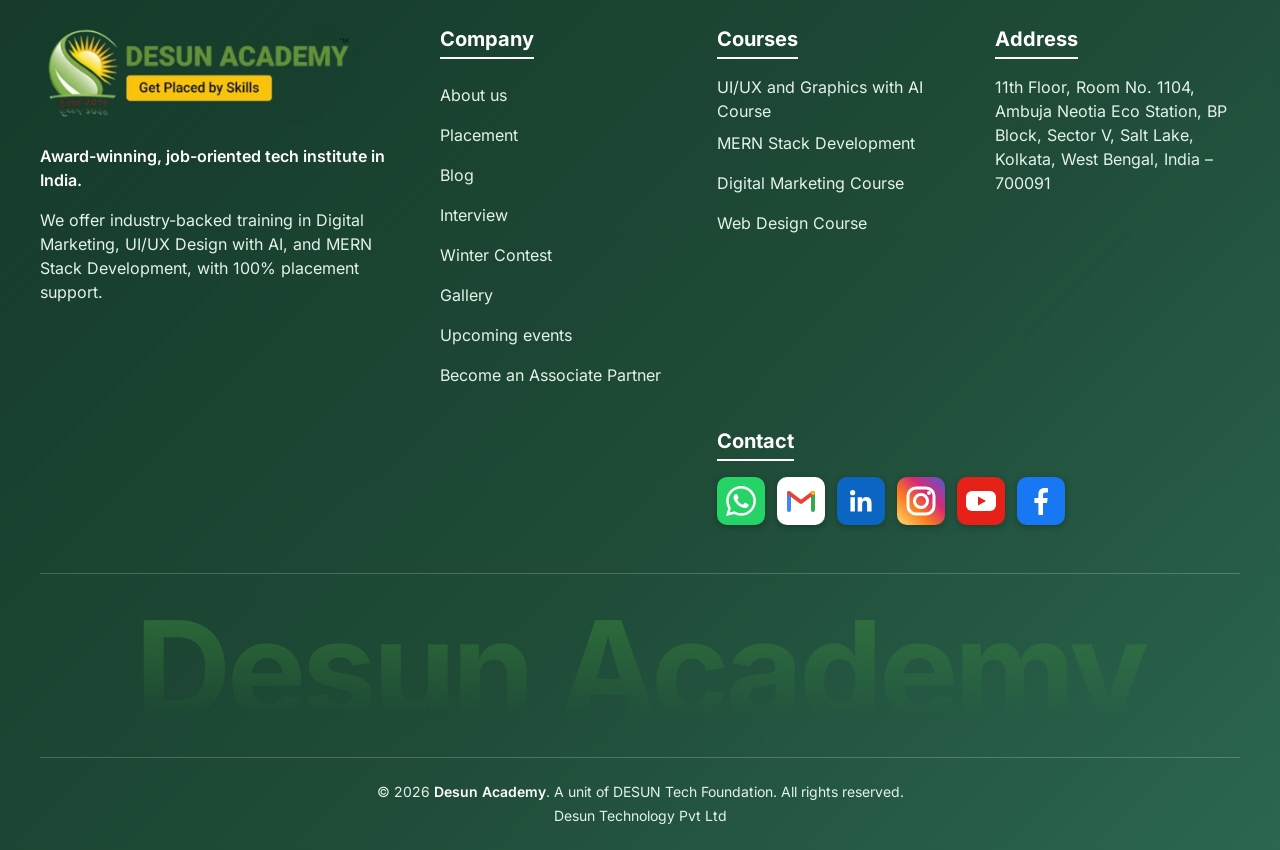
<file: site/courses.html>
<!DOCTYPE html>
<html lang="en" class="no-js">
<head>
  <meta charset="utf-8">
  <meta name="viewport" content="width=device-width, initial-scale=1">
  <title>UI/UX Design &amp; AI Course — Desun Academy</title>
  <meta name="description" content="Start your career with UI/UX Design &amp; AI at Desun Academy: a 6-month offline course in Kolkata with live projects, internship with stipend and 100% placement support.">
  <meta name="theme-color" content="#0F7600">
  <link rel="icon" href="assets/img/logo.jpg">
  <link rel="preload" href="assets/fonts/inter-latin-wght-normal.woff2" as="font" type="font/woff2" crossorigin>
  <link rel="stylesheet" href="css/style.css">
  <link rel="stylesheet" href="css/about.css">
  <link rel="stylesheet" href="css/courses.css">
  <script>document.documentElement.classList.remove('no-js');document.documentElement.classList.add('a-js');</script>
</head>
<body class="page-about page-courses" data-motion="custom">
<a class="skip-link" href="#main">Skip to content</a>

<!-- ======================= ICON SPRITE ======================= -->
<!-- ======================= ICON SPRITE (one library: Lucide-style outline, 1.75 stroke) ======================= -->
<svg width="0" height="0" style="position:absolute" aria-hidden="true" focusable="false">
  <defs>
    <symbol id="i-check" viewBox="0 0 24 24"><path d="M20 6 9 17l-5-5"/></symbol>
    <symbol id="i-plus" viewBox="0 0 24 24"><path d="M5 12h14"/><path d="M12 5v14"/></symbol>
    <symbol id="i-x" viewBox="0 0 24 24"><path d="M18 6 6 18"/><path d="m6 6 12 12"/></symbol>
    <symbol id="i-menu" viewBox="0 0 24 24"><line x1="4" x2="20" y1="12" y2="12"/><line x1="4" x2="20" y1="6" y2="6"/><line x1="4" x2="20" y1="18" y2="18"/></symbol>
    <symbol id="i-chev-l" viewBox="0 0 24 24"><path d="m15 18-6-6 6-6"/></symbol>
    <symbol id="i-chev-r" viewBox="0 0 24 24"><path d="m9 18 6-6-6-6"/></symbol>
    <symbol id="i-cap" viewBox="0 0 24 24"><path d="M21.42 10.922a1 1 0 0 0-.019-1.838L12.83 5.18a2 2 0 0 0-1.66 0L2.6 9.08a1 1 0 0 0 0 1.832l8.57 3.908a2 2 0 0 0 1.66 0z"/><path d="M22 10v6"/><path d="M6 12.5V16a6 3 0 0 0 12 0v-3.5"/></symbol>
    <symbol id="i-briefcase" viewBox="0 0 24 24"><path d="M16 20V4a2 2 0 0 0-2-2h-4a2 2 0 0 0-2 2v16"/><rect width="20" height="14" x="2" y="6" rx="2"/></symbol>
    <symbol id="i-repeat" viewBox="0 0 24 24"><path d="m17 2 4 4-4 4"/><path d="M3 11v-1a4 4 0 0 1 4-4h14"/><path d="m7 22-4-4 4-4"/><path d="M21 13v1a4 4 0 0 1-4 4H3"/></symbol>
    <symbol id="i-trend" viewBox="0 0 24 24"><polyline points="22 7 13.5 15.5 8.5 10.5 2 17"/><polyline points="16 7 22 7 22 13"/></symbol>
    <symbol id="i-rupee" viewBox="0 0 24 24"><path d="M6 3h12"/><path d="M6 8h12"/><path d="m6 13 8.5 8"/><path d="M6 13h3"/><path d="M9 13c6.667 0 6.667-10 0-10"/></symbol>
    <symbol id="i-vol-x" viewBox="0 0 24 24"><path d="M11 4.702a.705.705 0 0 0-1.203-.498L6.413 7.587A1.4 1.4 0 0 1 5.416 8H3a1 1 0 0 0-1 1v6a1 1 0 0 0 1 1h2.416a1.4 1.4 0 0 1 .997.413l3.383 3.384A.705.705 0 0 0 11 19.298z"/><line x1="22" x2="16" y1="9" y2="15"/><line x1="16" x2="22" y1="9" y2="15"/></symbol>
    <symbol id="i-vol-2" viewBox="0 0 24 24"><path d="M11 4.702a.705.705 0 0 0-1.203-.498L6.413 7.587A1.4 1.4 0 0 1 5.416 8H3a1 1 0 0 0-1 1v6a1 1 0 0 0 1 1h2.416a1.4 1.4 0 0 1 .997.413l3.383 3.384A.705.705 0 0 0 11 19.298z"/><path d="M16 9a5 5 0 0 1 0 6"/><path d="M19.364 18.364a9 9 0 0 0 0-12.728"/></symbol>
    <symbol id="i-pause" viewBox="0 0 24 24"><rect x="14" y="4" width="4" height="16" rx="1"/><rect x="6" y="4" width="4" height="16" rx="1"/></symbol>
    <symbol id="i-play" viewBox="0 0 24 24"><polygon points="6 3 20 12 6 21 6 3"/></symbol>
    <symbol id="i-book" viewBox="0 0 24 24"><path d="M12 7v14"/><path d="M3 18a1 1 0 0 1-1-1V4a1 1 0 0 1 1-1h5a4 4 0 0 1 4 4 4 4 0 0 1 4-4h5a1 1 0 0 1 1 1v13a1 1 0 0 1-1 1h-6a3 3 0 0 0-3 3 3 3 0 0 0-3-3z"/></symbol>
    <symbol id="i-pin" viewBox="0 0 24 24"><path d="M20 10c0 4.993-5.539 10.193-7.399 11.799a1 1 0 0 1-1.202 0C9.539 20.193 4 14.993 4 10a8 8 0 0 1 16 0"/><circle cx="12" cy="10" r="3"/></symbol>
    <symbol id="i-alert" viewBox="0 0 24 24"><circle cx="12" cy="12" r="10"/><line x1="12" x2="12" y1="8" y2="12"/><line x1="12" x2="12.01" y1="16" y2="16"/></symbol>
    <symbol id="i-lock" viewBox="0 0 24 24"><rect width="18" height="11" x="3" y="11" rx="2" ry="2"/><path d="M7 11V7a5 5 0 0 1 10 0v4"/></symbol>
    <symbol id="i-circle-check" viewBox="0 0 24 24"><circle cx="12" cy="12" r="10"/><path d="m9 12 2 2 4-4"/></symbol>
    <symbol id="i-phone" viewBox="0 0 24 24"><path d="M22 16.92v3a2 2 0 0 1-2.18 2 19.79 19.79 0 0 1-8.63-3.07 19.5 19.5 0 0 1-6-6 19.79 19.79 0 0 1-3.07-8.67A2 2 0 0 1 4.11 2h3a2 2 0 0 1 2 1.72 12.84 12.84 0 0 0 .7 2.81 2 2 0 0 1-.45 2.11L8.09 9.91a16 16 0 0 0 6 6l1.27-1.27a2 2 0 0 1 2.11-.45 12.84 12.84 0 0 0 2.81.7A2 2 0 0 1 22 16.92z"/></symbol>
    <symbol id="i-mail" viewBox="0 0 24 24"><rect width="20" height="16" x="2" y="4" rx="2"/><path d="m22 7-8.97 5.7a1.94 1.94 0 0 1-2.06 0L2 7"/></symbol>
    <symbol id="i-chat" viewBox="0 0 24 24"><path d="M7.9 20A9 9 0 1 0 4 16.1L2 22Z"/></symbol>
    <symbol id="i-instagram" viewBox="0 0 24 24"><rect width="20" height="20" x="2" y="2" rx="5" ry="5"/><path d="M16 11.37A4 4 0 1 1 12.63 8 4 4 0 0 1 16 11.37z"/><line x1="17.5" x2="17.51" y1="6.5" y2="6.5"/></symbol>
    <symbol id="i-youtube" viewBox="0 0 24 24"><path d="M2.5 17a24.12 24.12 0 0 1 0-10 2 2 0 0 1 1.4-1.4 49.56 49.56 0 0 1 16.2 0A2 2 0 0 1 21.5 7a24.12 24.12 0 0 1 0 10 2 2 0 0 1-1.4 1.4 49.55 49.55 0 0 1-16.2 0A2 2 0 0 1 2.5 17"/><path d="m10 15 5-3-5-3z"/></symbol>
    <symbol id="i-facebook" viewBox="0 0 24 24"><path d="M18 2h-3a5 5 0 0 0-5 5v3H7v4h3v8h4v-8h3l1-4h-4V7a1 1 0 0 1 1-1h3z"/></symbol>
    <symbol id="i-linkedin" viewBox="0 0 24 24"><path d="M16 8a6 6 0 0 1 6 6v7h-4v-7a2 2 0 0 0-2-2 2 2 0 0 0-2 2v7h-4v-7a6 6 0 0 1 6-6z"/><rect width="4" height="12" x="2" y="9"/><circle cx="4" cy="4" r="2"/></symbol>
  </defs>
</svg>

<header class="site-header" id="top">
  <div class="a-progress" aria-hidden="true"></div>
  <div class="container site-header__inner">
    <a class="brand" href="index.html" aria-label="Desun Academy — home"><img src="assets/img/logo.jpg" alt="Desun Academy" width="207" height="61"></a>
    <nav class="nav" aria-label="Primary">
      <ul class="nav__list">
        <li><a class="nav__link" href="about.html">About</a></li>
        <li><a class="nav__link" href="success.html">Success stories</a></li>
        <li><a class="nav__link" href="interview.html">Interviews</a></li>
        <li><a class="nav__link is-active" href="courses.html" aria-current="page">Courses</a></li>
        <li><a class="nav__link" href="testimonials.html">Testimonials</a></li>
        <li><a class="nav__link" href="hire.html">Hire from us</a></li>
        <li><a class="nav__link" href="events.html">Events</a></li>
        <li><a class="nav__link" href="contact.html">Contact</a></li>
      </ul>
    </nav>
    <button class="btn btn--md header-cta" type="button" data-open-form="counselling">Book free counselling</button>
    <button class="menu-btn" type="button" aria-expanded="false" aria-controls="mobileNav" id="menuBtn">
      <svg class="icon icon--24" aria-hidden="true"><use href="#i-menu"/></svg><span>Menu</span>
    </button>
  </div>
  <div class="mobile-nav" id="mobileNav">
    <a class="mobile-nav__link" href="about.html">About</a>
    <a class="mobile-nav__link" href="success.html">Success stories</a>
    <a class="mobile-nav__link" href="interview.html">Interviews</a>
    <a class="mobile-nav__link is-active" href="courses.html" aria-current="page">Courses</a>
    <a class="mobile-nav__link" href="testimonials.html">Testimonials</a>
    <a class="mobile-nav__link" href="hire.html">Hire from us</a>
    <a class="mobile-nav__link" href="events.html">Events</a>
    <a class="mobile-nav__link" href="contact.html">Contact</a>
    <button class="btn btn--block" type="button" data-open-form="counselling">Book free counselling</button>
  </div>
</header>
<nav class="c-rail" id="cRail" aria-label="Page sections"></nav>
<main id="main">
<!-- ============ HERO ============ -->
<section class="c-hero" aria-labelledby="cTitle" data-rail="Overview" id="top-hero">
  <div class="container c-hero__inner">
    <div class="c-hero__copy">
      <p class="c-eyebrow">Learn UI/UX Design with AI</p>
      <p class="c-meta"><b>DESUN ACADEMY</b><span aria-hidden="true">|</span><span>6 MONTHS COURSE</span></p>
      <h1 class="display c-title" id="cTitle"><span class="c-title__l">Start Your Career with</span> <span class="c-sel"><span class="c-sel__t">UI/UX DESIGN &amp; AI</span><span class="c-sel__box" aria-hidden="true"><i></i><i></i><i></i><i></i></span><span class="c-sel__tag" aria-hidden="true">You</span></span></h1>
      <p class="c-sub"><strong>Learn AI Tools</strong> and Earn <strong>3-4 LPA</strong> Salary as a Fresher</p>
      <div class="c-hero__cta"><button class="btn" type="button" data-open-form="counselling">Request A Call Back</button></div>
      <div class="c-recog"><p class="label">Recognised by</p><div class="c-recog__logos">
        <img src="assets/img/recog-zee.png" alt="Zee 24 Ghanta" width="117" height="60"><img src="assets/img/recog-ctvn.png" alt="CTVN Plus" width="109" height="58"><img src="assets/img/recog-tv9.png" alt="TV9 Bangla" width="74" height="63"><img src="assets/img/recog-cn.png" alt="Calcutta News" width="55" height="79"></div></div>
    </div>
    <div class="c-wall" aria-hidden="true"><ul class="c-wall__col"><li><img src="assets/img/about/reel-1.jpg" alt="" width="144" height="257" loading="eager"></li><li><img src="assets/img/about/reel-4.jpg" alt="" width="144" height="257" loading="eager"></li><li><img src="assets/img/about/reel-7.jpg" alt="" width="144" height="257" loading="eager"></li><li><img src="assets/img/about/reel-10.jpg" alt="" width="144" height="257" loading="eager"></li><li><img src="assets/img/about/reel-3.jpg" alt="" width="144" height="257" loading="eager"></li><li><img src="assets/img/about/reel-1.jpg" alt="" width="144" height="257" loading="eager"></li><li><img src="assets/img/about/reel-4.jpg" alt="" width="144" height="257" loading="eager"></li><li><img src="assets/img/about/reel-7.jpg" alt="" width="144" height="257" loading="eager"></li><li><img src="assets/img/about/reel-10.jpg" alt="" width="144" height="257" loading="eager"></li><li><img src="assets/img/about/reel-3.jpg" alt="" width="144" height="257" loading="eager"></li></ul><ul class="c-wall__col"><li><img src="assets/img/about/reel-5.jpg" alt="" width="144" height="257" loading="eager"></li><li><img src="assets/img/about/reel-8.jpg" alt="" width="144" height="257" loading="eager"></li><li><img src="assets/img/about/reel-2.jpg" alt="" width="144" height="257" loading="eager"></li><li><img src="assets/img/about/reel-6.jpg" alt="" width="144" height="257" loading="eager"></li><li><img src="assets/img/about/reel-9.jpg" alt="" width="144" height="257" loading="eager"></li><li><img src="assets/img/about/reel-5.jpg" alt="" width="144" height="257" loading="eager"></li><li><img src="assets/img/about/reel-8.jpg" alt="" width="144" height="257" loading="eager"></li><li><img src="assets/img/about/reel-2.jpg" alt="" width="144" height="257" loading="eager"></li><li><img src="assets/img/about/reel-6.jpg" alt="" width="144" height="257" loading="eager"></li><li><img src="assets/img/about/reel-9.jpg" alt="" width="144" height="257" loading="eager"></li></ul><ul class="c-wall__col"><li><img src="assets/img/about/reel-9.jpg" alt="" width="144" height="257" loading="eager"></li><li><img src="assets/img/about/reel-3.jpg" alt="" width="144" height="257" loading="eager"></li><li><img src="assets/img/about/reel-6.jpg" alt="" width="144" height="257" loading="eager"></li><li><img src="assets/img/about/reel-1.jpg" alt="" width="144" height="257" loading="eager"></li><li><img src="assets/img/about/reel-7.jpg" alt="" width="144" height="257" loading="eager"></li><li><img src="assets/img/about/reel-9.jpg" alt="" width="144" height="257" loading="eager"></li><li><img src="assets/img/about/reel-3.jpg" alt="" width="144" height="257" loading="eager"></li><li><img src="assets/img/about/reel-6.jpg" alt="" width="144" height="257" loading="eager"></li><li><img src="assets/img/about/reel-1.jpg" alt="" width="144" height="257" loading="eager"></li><li><img src="assets/img/about/reel-7.jpg" alt="" width="144" height="257" loading="eager"></li></ul></div>
  </div>
</section>

<!-- ============ TICKER ============ -->
<div class="c-ticker" aria-label="Course highlights">
  <ul class="c-ticker__track">
    <li><span>01</span>6 Months Course</li><li><span>02</span>Lead by Industry Experts (9+ Years Experience)</li><li><span>03</span>100% Placement Guarantee + Moneyback Offer</li><li><span>04</span>Offline Classes (Kolkata &ndash; Sector V)</li><li aria-hidden="true"><span>01</span>6 Months Course</li><li aria-hidden="true"><span>02</span>Lead by Industry Experts (9+ Years Experience)</li><li aria-hidden="true"><span>03</span>100% Placement Guarantee + Moneyback Offer</li><li aria-hidden="true"><span>04</span>Offline Classes (Kolkata &ndash; Sector V)</li>
  </ul>
</div>

<!-- ============ PARTNERS ============ -->
<section class="c-partners" aria-labelledby="cPartners">
  <div class="container"><h2 class="h2 c-center" id="cPartners"><span class="c-green"><span data-count="400">400</span>+</span> Placement Partners</h2></div>
  <div class="container a-partners__rows">
    <div class="marquee" data-marquee style="--dur:44s">
      <div class="marquee__track">
        <img class="partner-logo" src="assets/img/logo-webhibe.png" alt="Webhibe Technologies" height="40">
        <img class="partner-logo" src="assets/img/partner-accenture.png" alt="Accenture" height="40">
        <img class="partner-logo" src="assets/img/partner-yoodigi.png" alt="Yoodigi" height="40">
        <img class="partner-logo" src="assets/img/partner-webingo.png" alt="Webingo" height="40">
        <img class="partner-logo" src="assets/img/partner-itc.png" alt="ITC Infotech" height="40">
        <img class="partner-logo" src="assets/img/partner-infinityfree.png" alt="InfinityFree" height="40">
        <img class="partner-logo" src="assets/img/partner-mumuso.png" alt="Mumuso" height="40">
      </div>
    </div>
    <div class="marquee marquee--reverse" data-marquee style="--dur:52s">
      <div class="marquee__track">
        <img class="partner-logo" src="assets/img/partner-capgemini.png" alt="Capgemini" height="40">
        <img class="partner-logo" src="assets/img/logo-desun-tech.png" alt="Desun Technology Pvt Ltd" height="40">
        <img class="partner-logo" src="assets/img/partner-sigmapro.png" alt="Sigmapro" height="40">
        <img class="partner-logo" src="assets/img/partner-avm.png" alt="AVM Station" height="40">
        <img class="partner-logo" src="assets/img/partner-edtech.png" alt="House of Edtech" height="40">
        <img class="partner-logo" src="assets/img/partner-dalmia.png" alt="Dalmia Financial Services" height="40">
        <img class="partner-logo" src="assets/img/partner-shyamsteel.png" alt="Shyam Steel" height="40">
      </div>
    </div>
  </div>

</section>

<!-- ============ ABOUT THE COURSE ============ -->
<section class="c-about" id="overview" data-rail="The course" aria-labelledby="cAbout">
  <div class="container c-about__grid">
    <div class="c-about__head">
      <p class="c-kicker">About The Course</p>
      <h2 class="h2" id="cAbout">Learn UI/UX Design from fundamentals to real-world projects at Desun</h2>
      <p class="c-about__count" aria-hidden="true"><span class="c-about__cur" id="stackCur">01</span><span>/ 06</span></p>
    </div>
    <ol class="c-stack" id="cStack"><li class="c-card" style="--i:0"><span class="c-card__n" aria-hidden="true">01</span><span class="c-card__ic" aria-hidden="true"><svg class="icon icon--24"><use href="#i-check"/></svg></span><div><p class="c-card__d">UI/UX designers with 9+ years of real-world experience</p></div></li><li class="c-card" style="--i:1"><span class="c-card__n" aria-hidden="true">02</span><span class="c-card__ic" aria-hidden="true"><svg class="icon icon--24"><use href="#i-check"/></svg></span><div><p class="c-card__d">&hellip;wireframes, and prototypes used in top startups</p></div></li><li class="c-card" style="--i:2"><span class="c-card__n" aria-hidden="true">03</span><span class="c-card__ic" aria-hidden="true"><svg class="icon icon--24"><use href="#i-check"/></svg></span><div><h3 class="c-card__t">Live Projects &amp; Portfolio Building</h3><p class="c-card__d">Start building your job portfolio from Day 1</p></div></li><li class="c-card" style="--i:3"><span class="c-card__n" aria-hidden="true">04</span><span class="c-card__ic" aria-hidden="true"><svg class="icon icon--24"><use href="#i-check"/></svg></span><div><h3 class="c-card__t">Industry-Aligned Training</h3><p class="c-card__d">Hands-on sessions with case studies and real-world applications</p></div></li><li class="c-card" style="--i:4"><span class="c-card__n" aria-hidden="true">05</span><span class="c-card__ic" aria-hidden="true"><svg class="icon icon--24"><use href="#i-check"/></svg></span><div><h3 class="c-card__t">AI Tool Integration</h3><p class="c-card__d">Master Figma AI, Uizard, ChatGPT, Canva, Notion &amp; more</p></div></li><li class="c-card" style="--i:5"><span class="c-card__n" aria-hidden="true">06</span><span class="c-card__ic" aria-hidden="true"><svg class="icon icon--24"><use href="#i-check"/></svg></span><div><h3 class="c-card__t">Visual Design</h3><p class="c-card__d">Learn typography, color, grids, components, and visual hierarchy.</p></div></li></ol>
  </div>
</section>

<!-- ============ IMPACT ============ -->
<section class="c-impact" id="impact" data-rail="Outcomes" aria-labelledby="cImpact">
  <div class="container">
    <h2 class="h2 c-center" id="cImpact">Desun Academy Has Helped Build <span class="c-green"><span data-count="400">400</span>+</span> Careers</h2>
    <div class="c-impact__grid">
      <ul class="c-badges">
        <li class="c-badge"><div class="c-badge__ring"><svg viewBox="0 0 120 120" aria-hidden="true"><circle class="bg" cx="60" cy="60" r="52"/><circle class="fg" cx="60" cy="60" r="52" pathLength="100"/></svg><svg class="icon icon--32 c-badge__ic" aria-hidden="true"><use href="#i-cap"/></svg></div><p class="c-badge__v">100%</p><p class="c-badge__l">Placement Support</p></li>
        <li class="c-badge"><div class="c-badge__ring"><svg viewBox="0 0 120 120" aria-hidden="true"><circle class="bg" cx="60" cy="60" r="52"/><circle class="fg" cx="60" cy="60" r="52" pathLength="100"/></svg><svg class="icon icon--32 c-badge__ic" aria-hidden="true"><use href="#i-briefcase"/></svg></div><p class="c-badge__v">Internship</p><p class="c-badge__l">With Stipend</p></li>
        <li class="c-badge"><div class="c-badge__ring"><svg viewBox="0 0 120 120" aria-hidden="true"><circle class="bg" cx="60" cy="60" r="52"/><circle class="fg" cx="60" cy="60" r="52" pathLength="100"/></svg><svg class="icon icon--32 c-badge__ic" aria-hidden="true"><use href="#i-repeat"/></svg></div><p class="c-badge__v">Job Guarantee</p><p class="c-badge__l">Or Money-Back Offer</p></li>
      </ul>
      <div class="c-salary on-dark">
        <p class="c-salary__v"><span data-count="6">6</span>LPA+</p>
        <div class="c-range" aria-hidden="true"><div class="c-range__bar"><i class="c-range__fill"></i><i class="c-range__dot"></i></div><div class="c-range__ends"><span>&#8377;3 LPA</span><span>&#8377;6 LPA</span></div></div>
        <p class="c-salary__d">Graduates have received starting salaries ranging from &#8377;3 LPA to &#8377;6 LPA based on their portfolio strength.</p>
      </div>
    </div>
  </div>
</section>

<!-- ============ PROGRAMMES ============ -->
<section class="c-prog" id="programmes" data-rail="Programmes" aria-labelledby="cProg">
  <div class="container">
    <h2 class="visually-hidden sr-only" id="cProg">Programmes</h2>
    <div class="c-seg" role="tablist" aria-label="Programmes">
      <i class="c-seg__thumb" aria-hidden="true"></i>
      <button class="c-seg__b" role="tab" id="pt-0" aria-selected="true" aria-controls="pp-0">Foundation Programme</button>
      <button class="c-seg__b" role="tab" id="pt-1" aria-selected="false" aria-controls="pp-1" tabindex="-1">Professional Programme</button>
      <button class="c-seg__b" role="tab" id="pt-2" aria-selected="false" aria-controls="pp-2" tabindex="-1">Master Class</button>
    </div>
    <div class="c-prog__stage on-dark">
      <div class="c-prog__panel is-on" role="tabpanel" id="pp-0" aria-labelledby="pt-0">
        <header class="c-prog__head">
          <div><p class="c-prog__tag">Ui-Ux Basic <span aria-hidden="true">|</span> Best for Beginners</p><h3 class="c-prog__title">Learn UI/UX Foundation Programme</h3></div>
          <dl class="c-prog__facts"><div><dd>4+</dd><dt>(4k+ Ratings)</dt></div><div><dd>3</dd><dt>Months</dt></div></dl>
        </header>
        <ul class="c-prog__list"><li class="is-yes"><span class="c-prog__ic" aria-hidden="true"><svg class="icon icon--20"><use href="#i-check"/></svg></span><span><span class="sr-only">Included: </span>UI/UX Fundamentals + Visual Design Basics</span></li><li class="is-yes"><span class="c-prog__ic" aria-hidden="true"><svg class="icon icon--20"><use href="#i-check"/></svg></span><span><span class="sr-only">Included: </span>Design Thinking Basics- Color, Typography &amp; Layouts- Canva &amp; Figma Essentials- Intro to AI Tools (Uizard, ChatGPT)- Mini Projects</span></li><li class="is-yes"><span class="c-prog__ic" aria-hidden="true"><svg class="icon icon--20"><use href="#i-check"/></svg></span><span><span class="sr-only">Included: </span>3 guided projects</span></li><li class="is-yes"><span class="c-prog__ic" aria-hidden="true"><svg class="icon icon--20"><use href="#i-check"/></svg></span><span><span class="sr-only">Included: </span>Course Certificate</span></li><li class="is-yes"><span class="c-prog__ic" aria-hidden="true"><svg class="icon icon--20"><use href="#i-check"/></svg></span><span><span class="sr-only">Included: </span>Placement Opportunity</span></li><li class="is-yes"><span class="c-prog__ic" aria-hidden="true"><svg class="icon icon--20"><use href="#i-check"/></svg></span><span><span class="sr-only">Included: </span>Interview Preparation</span></li><li class="is-yes"><span class="c-prog__ic" aria-hidden="true"><svg class="icon icon--20"><use href="#i-check"/></svg></span><span><span class="sr-only">Included: </span>Resume writing</span></li><li class="is-no"><span class="c-prog__ic" aria-hidden="true"><svg class="icon icon--20"><use href="#i-x"/></svg></span><span><span class="sr-only">Not included: </span>Career Support</span></li><li class="is-no"><span class="c-prog__ic" aria-hidden="true"><svg class="icon icon--20"><use href="#i-x"/></svg></span><span><span class="sr-only">Not included: </span>Internship &amp; Money Back</span></li><li class="is-no"><span class="c-prog__ic" aria-hidden="true"><svg class="icon icon--20"><use href="#i-x"/></svg></span><span><span class="sr-only">Not included: </span>One-to-One Portfolio Review + Access to Job Portal</span></li></ul>
        <footer class="c-prog__foot"><p class="c-prog__price">&#8377;75000/-</p><button class="btn btn--inverse" type="button" data-open-form="counselling">Enroll Now</button></footer>
      </div>
      <!-- PLACEHOLDER: the PDF only shows the Foundation programme. Add Professional and Master Class details here. -->
      <div class="c-prog__panel" role="tabpanel" id="pp-1" aria-labelledby="pt-1" hidden>
        <h3 class="c-prog__title">Professional Programme</h3><p class="c-prog__soon">Programme details are being finalised. Talk to a counsellor for the current curriculum and fee.</p><button class="btn btn--inverse" type="button" data-open-form="counselling">Request A Call Back</button>
      </div>
      <div class="c-prog__panel" role="tabpanel" id="pp-2" aria-labelledby="pt-2" hidden>
        <h3 class="c-prog__title">Master Class</h3><p class="c-prog__soon">Programme details are being finalised. Talk to a counsellor for the current curriculum and fee.</p><button class="btn btn--inverse" type="button" data-open-form="counselling">Request A Call Back</button>
      </div>
    </div>
  </div>
</section>

<!-- ============ TOOLS ============ -->
<section class="c-tools" id="tools" data-rail="Tools" aria-labelledby="cTools">
  <div class="container"><h2 class="h2 c-center" id="cTools">Tools &amp; Technologies</h2><ul class="c-dock" id="cDock"><li class="c-dock__i"><img src="assets/img/courses/tool-canva.png" alt="Canva" width="80" height="80" loading="lazy"></li><li class="c-dock__i"><img src="assets/img/courses/tool-figma.png" alt="Figma" width="80" height="80" loading="lazy"></li><li class="c-dock__i"><img src="assets/img/courses/tool-framer.png" alt="Framer" width="80" height="80" loading="lazy"></li><li class="c-dock__i"><img src="assets/img/courses/tool-chatgpt.png" alt="ChatGPT" width="80" height="80" loading="lazy"></li><li class="c-dock__i"><img src="assets/img/courses/tool-stitch.png" alt="Stitch" width="80" height="80" loading="lazy"></li><li class="c-dock__i"><img src="assets/img/courses/tool-behance.png" alt="Behance" width="80" height="80" loading="lazy"></li><li class="c-dock__i"><img src="assets/img/courses/tool-lovable.png" alt="Lovable" width="80" height="80" loading="lazy"></li></ul></div>
</section>

<!-- ============ MENTOR ============ -->
<section class="c-mentor on-dark" id="mentor" data-rail="Mentor" aria-labelledby="cMentor">
  <div class="c-mentor__bgtxt" aria-hidden="true"><span>UI/UX TRAINER &nbsp;&bull;&nbsp; UI/UX TRAINER &nbsp;&bull;&nbsp; UI/UX TRAINER &nbsp;&bull;&nbsp; UI/UX TRAINER &nbsp;&bull;&nbsp;</span></div>
  <div class="container c-mentor__grid">
    <div class="c-mentor__copy">
      <p class="c-kicker c-kicker--dark">Instructors / Mentors</p>
      <h2 class="h2" id="cMentor">Learn from the top 1% of practitioners.</h2>
      <p class="c-mentor__name">DEEP PRAMANIK</p>
      <p class="c-mentor__role">UI/UX TRAINER | DESUN ACADEMY</p>
    </div>
    <figure class="c-mentor__fig"><div class="c-mentor__photo"><img src="assets/img/mentor-3.jpg" alt="Deep Pramanik, UI/UX trainer at Desun Academy" width="400" height="500" loading="lazy"></div>
      <figcaption class="c-mentor__chip"><span><b data-count="6">6</b>+ Years</span><small>Of Experience</small><a class="c-mentor__in" href="#" aria-label="Deep Pramanik on LinkedIn"><svg class="icon icon--20" aria-hidden="true"><use href="#i-linkedin"/></svg></a></figcaption></figure>
  </div>
</section>

<!-- ============ STORIES ============ -->
<section class="c-stories" id="stories" data-rail="Stories" aria-labelledby="cStories">
  <div class="container">
    <h2 class="h2 c-center" id="cStories">Their Journey to Success</h2>
    <div class="c-story">
      <div class="c-story__tabs" role="tablist" aria-label="Placement stories" aria-orientation="vertical"><i class="c-story__hl" aria-hidden="true"></i><button class="c-story__tab" role="tab" id="st-0" aria-selected="true" aria-controls="sp-0" tabindex="0"><span class="c-story__n">01</span><span class="c-story__who"><b>Saptak Kar</b><small>UI/UX designer</small></span></button><button class="c-story__tab" role="tab" id="st-1" aria-selected="false" aria-controls="sp-1" tabindex="-1"><span class="c-story__n">02</span><span class="c-story__who"><b>Rahul Shaw</b><small>UI/UX designer</small></span></button><button class="c-story__tab" role="tab" id="st-2" aria-selected="false" aria-controls="sp-2" tabindex="-1"><span class="c-story__n">03</span><span class="c-story__who"><b>Sourav Biswas</b><small>UI/UX designer</small></span></button></div>
      <div class="c-story__stage"><article class="c-story__panel is-on" role="tabpanel" id="sp-0" aria-labelledby="st-0"><div class="c-story__photo"><img src="assets/img/story-1.jpg" alt="Saptak Kar, UI/UX designer" width="468" height="751" loading="lazy"></div><div class="c-story__txt"><span class="c-story__big" aria-hidden="true">01</span><h3 class="h3">Placement Story Of Saptak Kar</h3><p class="label c-story__role">UI/UX DESIGNER</p><p>Saptak Kar&rsquo;s journey is a story of dedication, skill-building and confidence. With the right guidance and hands-on client projects at Desun Academy, he built a strong portfolio and stepped into a UI/UX design role at Google.</p></div><div class="c-story__logo"><img src="assets/img/logo-google.png" alt="Google" height="56" loading="lazy"></div></article><article class="c-story__panel" role="tabpanel" id="sp-1" aria-labelledby="st-1" hidden><div class="c-story__txt"><span class="c-story__big" aria-hidden="true">02</span><h3 class="h3">Placement Story Of Rahul Shaw</h3><p class="label c-story__role">UI/UX DESIGNER</p><p>Rahul Shaw&rsquo;s story is one of learning, growth and career success. Working on real client projects sharpened his design skills and led him to a UI/UX designer role at Desun Technology Pvt Ltd.</p></div><div class="c-story__logo"><img src="assets/img/logo-desun-tech.png" alt="Desun Technology Pvt Ltd" height="56" loading="lazy"></div></article><article class="c-story__panel" role="tabpanel" id="sp-2" aria-labelledby="st-2" hidden><div class="c-story__txt"><span class="c-story__big" aria-hidden="true">03</span><h3 class="h3">Placement Story Of Sourav Biswas</h3><p class="label c-story__role">UI/UX DESIGNER</p><p>Sourav Biswas turned practical training into a career at Webhibe Technologies. Mentor reviews and real project work helped him grow from learner to working UI/UX designer.</p></div><div class="c-story__logo"><img src="assets/img/logo-webhibe.png" alt="Webhibe Technologies" height="56" loading="lazy"></div></article></div>
    </div>
    <div class="c-banner on-dark"><p><strong>From Students to Professionals</strong> &mdash; Explore Our Success Stories, Showcasing Real Career Journeys, Industry Placements, and the Transformative Impact of Skill-Based Education.</p><a class="btn btn--inverse" href="index.html#success">See More</a></div>
  </div>
</section>

<!-- ============ OUTCOMES ============ -->
<section class="c-out" id="outcomes" aria-labelledby="cOut">
  <div class="container">
    <h2 class="h2 c-center" id="cOut">The Career Outcomes You Can Unlock</h2>
    <!-- PLACEHOLDER: the PDF repeats the same card three times. Add the other audiences (e.g. working professionals) as more .c-out__card blocks. -->
    <article class="c-out__card">
      <div class="c-out__top on-dark"><span class="c-out__ic" aria-hidden="true"><svg class="icon icon--24"><use href="#i-cap"/></svg></span><h3 class="h3">Students &amp; freshers</h3><p>Kickstart your career with in-demand, AI-powered digital marketing skills straight out of school or college.</p></div>
      <div class="c-out__body"><h4 class="c-out__h">Program Key Features</h4>
        <ul class="c-out__list"><li>Start earning while studying</li><li>Build impressive portfolio</li><li>Get industry-ready skills</li><li>100% Job assistance</li></ul>
        <button class="btn" type="button" data-open-form="counselling">Start Your Career Journey</button></div>
    </article>
  </div>
</section>

<!-- ============ CERTIFICATE ============ -->
<section class="c-cert" id="certificate" data-rail="Certificate" aria-labelledby="cCert">
  <div class="container">
    <h2 class="h2 c-center" id="cCert">Certificates</h2>
    <!-- PLACEHOLDER: the PDF also has an "Internship Certificate" tab with no content. The certificate image is the design's sample (name and body text are template filler). -->
    <div class="c-cert__grid">
      <ul class="c-cert__list">
        <li><h3 class="c-cert__t">Industry-Recognised Certification:</h3><p>Gain credibility and recognition with a trusted certification that enhances your professional profile.</p></li>
        <li><h3 class="c-cert__t">Get Noticed by Recruiters:</h3><p>Boost your career prospects by mastering ui-ux Design skills valued across industries.</p></li>
        <li><h3 class="c-cert__t">Lifetime Value:</h3><p>The UI UX Design Course Certificate and acquired skills hold long-term value, remaining relevant and respected throughout your professional career.</p></li>
      </ul>
      <figure class="c-cert__fig" id="certFig"><p class="c-cert__tag label">Course Certificate</p><div class="c-cert__img"><img src="assets/img/courses/certificate.jpg" alt="Sample Desun Academy course certificate" width="632" height="447" loading="lazy"><i class="c-cert__sheen" aria-hidden="true"></i></div></figure>
    </div>
  </div>
</section>

<!-- ============ COMPARE ============ -->
<section class="c-cmp" id="compare" data-rail="Compare" aria-labelledby="cCmp">
  <div class="container">
    <h2 class="h2 c-center" id="cCmp">Where Others Stop, Desun Academy Takes You Further</h2>
    <div class="c-cmp__wrap"><table class="c-cmp__t"><thead><tr><th scope="col">Features</th><th scope="col" class="c-cmp__us">Desun Academy</th><th scope="col">Others</th></tr></thead><tbody><tr><th scope="row">Live Classes</th><td class="c-cmp__us"><span class="c-cmp__b is-yes"><svg class="icon icon--20" aria-hidden="true"><use href="#i-check"/></svg><span class="sr-only">Yes</span></span></td><td><span class="c-cmp__b is-no"><svg class="icon icon--20" aria-hidden="true"><use href="#i-x"/></svg><span class="sr-only">Not offered</span></span><span class="c-cmp__note">(Mostly recorded)</span></td></tr><tr><th scope="row">Structured Curriculum</th><td class="c-cmp__us"><span class="c-cmp__b is-yes"><svg class="icon icon--20" aria-hidden="true"><use href="#i-check"/></svg><span class="sr-only">Yes</span></span></td><td><span class="c-cmp__b is-no"><svg class="icon icon--20" aria-hidden="true"><use href="#i-x"/></svg><span class="sr-only">Not offered</span></span><span class="c-cmp__note">(Scattered Content)</span></td></tr><tr><th scope="row">1:1 Mentorship</th><td class="c-cmp__us"><span class="c-cmp__b is-yes"><svg class="icon icon--20" aria-hidden="true"><use href="#i-check"/></svg><span class="sr-only">Yes</span></span></td><td><span class="c-cmp__b is-no"><svg class="icon icon--20" aria-hidden="true"><use href="#i-x"/></svg><span class="sr-only">Not offered</span></span></td></tr><tr><th scope="row">Placement Support</th><td class="c-cmp__us"><span class="c-cmp__b is-yes"><svg class="icon icon--20" aria-hidden="true"><use href="#i-check"/></svg><span class="sr-only">Yes</span></span></td><td><span class="c-cmp__b is-no"><svg class="icon icon--20" aria-hidden="true"><use href="#i-x"/></svg><span class="sr-only">Not offered</span></span></td></tr><tr><th scope="row">Real-World Projects</th><td class="c-cmp__us"><span class="c-cmp__b is-yes"><svg class="icon icon--20" aria-hidden="true"><use href="#i-check"/></svg><span class="sr-only">Yes</span></span></td><td><span class="c-cmp__b is-part"><svg class="icon icon--20" aria-hidden="true"><use href="#i-alert"/></svg><span class="sr-only">Limited</span></span><span class="c-cmp__note">(Limited)</span></td></tr><tr><th scope="row">Full Client Engagement Capstone</th><td class="c-cmp__us"><span class="c-cmp__b is-yes"><svg class="icon icon--20" aria-hidden="true"><use href="#i-check"/></svg><span class="sr-only">Yes</span></span></td><td><span class="c-cmp__b is-no"><svg class="icon icon--20" aria-hidden="true"><use href="#i-x"/></svg><span class="sr-only">Not offered</span></span></td></tr><tr><th scope="row">NASSCOM Certification</th><td class="c-cmp__us"><span class="c-cmp__b is-yes"><svg class="icon icon--20" aria-hidden="true"><use href="#i-check"/></svg><span class="sr-only">Yes</span></span></td><td><span class="c-cmp__b is-no"><svg class="icon icon--20" aria-hidden="true"><use href="#i-x"/></svg><span class="sr-only">Not offered</span></span></td></tr><tr><th scope="row">Resume + Mock Interviews</th><td class="c-cmp__us"><span class="c-cmp__b is-yes"><svg class="icon icon--20" aria-hidden="true"><use href="#i-check"/></svg><span class="sr-only">Yes</span></span></td><td><span class="c-cmp__b is-no"><svg class="icon icon--20" aria-hidden="true"><use href="#i-x"/></svg><span class="sr-only">Not offered</span></span></td></tr><tr><th scope="row">Lifetime Success Portal</th><td class="c-cmp__us"><span class="c-cmp__b is-yes"><svg class="icon icon--20" aria-hidden="true"><use href="#i-check"/></svg><span class="sr-only">Yes</span></span></td><td><span class="c-cmp__b is-no"><svg class="icon icon--20" aria-hidden="true"><use href="#i-x"/></svg><span class="sr-only">Not offered</span></span></td></tr></tbody></table></div>
  </div>
</section>

<!-- ============ CTA ============ -->
<section class="c-cta on-dark" id="enrol" data-rail="Enrol" aria-labelledby="cCta">
  <div class="container c-cta__grid">
    <div class="c-cta__fig" aria-hidden="true"><i class="c-cta__ring c-cta__ring--1"></i><i class="c-cta__ring c-cta__ring--2"></i><div class="c-cta__photo"><img src="assets/img/courses/counsellor.jpg" alt="" width="428" height="378" loading="lazy"></div></div>
    <div class="c-cta__copy">
      <h2 class="h2" id="cCta">Plan Your UI/UX Course With Confidence</h2>
      <p class="h3 c-cta__lead">Contact with our admission counsellor to:</p>
      <ul class="c-cta__list"><li>See if Desun&rsquo;s UI/UX matches your career goals</li><li>Discover how best students for top placements</li><li>Explore scholarship, Free support &amp; merit admission</li></ul>
      <button class="btn btn--inverse" type="button" data-open-form="counselling">Request a call back <svg class="icon icon--20" aria-hidden="true"><use href="#i-phone"/></svg></button>
    </div>
  </div>
</section>

<section class="a-contact on-dark" id="contact" aria-labelledby="contactTitle">
  <div class="container">
    <h2 class="a-contact__h" id="contactTitle" data-split>Still have questions?</h2>
    <p class="a-contact__lede">Our admission counselors are here to help you make the best decision for your career</p>
    <div class="a-contact__list">
      <a class="a-call" id="ctChat" href="#" data-open-form="counselling" data-channel="whatsapp">
        <span class="a-call__ic"><svg class="icon icon--24" aria-hidden="true"><use href="#i-chat"/></svg></span>
        <span class="a-call__t">Chat with us</span><span class="a-call__d">Chat with our counselors instantly</span>
        <svg class="icon icon--24 a-call__arr" aria-hidden="true"><use href="#i-chev-r"/></svg>
      </a>
      <a class="a-call" id="ctCall" href="#" data-open-form="counselling" data-channel="phone">
        <span class="a-call__ic"><svg class="icon icon--24" aria-hidden="true"><use href="#i-phone"/></svg></span>
        <span class="a-call__t">Call us</span><span class="a-call__d">Speak with our experts directly</span>
        <svg class="icon icon--24 a-call__arr" aria-hidden="true"><use href="#i-chev-r"/></svg>
      </a>
      <a class="a-call" id="ctMail" href="#" data-open-form="counselling" data-channel="email">
        <span class="a-call__ic"><svg class="icon icon--24" aria-hidden="true"><use href="#i-mail"/></svg></span>
        <span class="a-call__t">Mail us</span><span class="a-call__d">Get detailed information via email</span>
        <svg class="icon icon--24 a-call__arr" aria-hidden="true"><use href="#i-chev-r"/></svg>
      </a>
    </div>
  </div>
</section>
</main>

<footer class="site-footer">
  <div class="container">
    <div class="footer-grid">
      <div class="footer-brand">
        <a class="footer-logo" href="#top" aria-label="Desun Academy, back to top"><img src="assets/img/logo-footer.png" alt="Desun Academy, get placed by skills" width="364" height="110"></a>
        <p class="footer-about"><strong>Award-winning, job-oriented tech institute in India.</strong></p>
        <p class="footer-about">We offer industry-backed training in Digital Marketing, UI/UX Design with AI, and MERN Stack Development, with 100% placement support.</p>
      </div>
      <nav class="footer-col" aria-label="Company">
        <h3>Company</h3>
        <ul>
          <li><a href="about.html">About us</a></li>
          <li><a href="success.html">Placement</a></li>
          <li><a href="blog.html">Blog</a></li>
          <li><a href="interview.html">Interview</a></li>
          <li><a href="winter-contest.html">Winter Contest</a></li>
          <li><a href="gallery.html">Gallery</a></li>
          <li><a href="events.html">Upcoming events</a></li>
          <li><a href="partner.html">Become an Associate Partner</a></li>
        </ul>
      </nav>
      <div class="footer-col">
        <nav aria-label="Courses">
          <h3>Courses</h3>
          <ul>
            <li><a href="courses.html">UI/UX and Graphics with AI Course</a></li>
            <li><a href="index.html#programs">MERN Stack Development</a></li>
            <li><a href="index.html#programs">Digital Marketing Course</a></li>
            <li><a href="index.html#programs">Web Design Course</a></li>
          </ul>
        </nav>
      </div>
      <div class="footer-col footer-contact">
        <h3>Contact</h3>
        <!-- Social URLs are placeholders (the design shows icons only). -->
        <div class="socials"><a href="#" aria-label="WhatsApp" id="soWhatsapp"><svg viewBox="0 0 48 48" width="48" height="48" aria-hidden="true"><rect width="48" height="48" rx="10" fill="#25D366"/><g transform="translate(9 9) scale(1.25)" fill="#fff"><path d="M17.47 14.38c-.3-.15-1.76-.87-2.03-.97-.27-.1-.47-.15-.67.15-.2.3-.77.97-.94 1.17-.17.2-.35.22-.65.07-.3-.15-1.26-.46-2.39-1.48-.88-.79-1.48-1.76-1.65-2.06-.17-.3-.02-.46.13-.6.13-.13.3-.35.45-.52.15-.17.2-.3.3-.5.1-.2.05-.37-.03-.52-.07-.15-.67-1.61-.92-2.2-.24-.58-.49-.5-.67-.51h-.57c-.2 0-.52.07-.8.37-.27.3-1.04 1.02-1.04 2.48s1.07 2.88 1.21 3.07c.15.2 2.1 3.2 5.08 4.49.71.3 1.26.49 1.69.63.71.23 1.36.2 1.87.12.57-.09 1.76-.72 2-1.41.25-.7.25-1.29.17-1.41-.07-.12-.27-.2-.57-.35M12.05 21.78h-.01a9.87 9.87 0 0 1-5.03-1.38l-.36-.21-3.74.98 1-3.65-.24-.37a9.86 9.86 0 0 1-1.51-5.26c0-5.45 4.44-9.88 9.89-9.88 2.64 0 5.12 1.03 6.99 2.9a9.83 9.83 0 0 1 2.89 6.99c0 5.45-4.44 9.88-9.88 9.88M20.46 3.49A11.82 11.82 0 0 0 12.05 0C5.5 0 .16 5.34.16 11.89c0 2.1.55 4.14 1.59 5.95L.06 24l6.3-1.65a11.88 11.88 0 0 0 5.68 1.45h.01c6.55 0 11.89-5.34 11.89-11.89 0-3.18-1.24-6.17-3.48-8.42"/></g></svg></a><a href="#" aria-label="Email" id="soMail"><svg viewBox="0 0 48 48" width="48" height="48" aria-hidden="true"><rect width="48" height="48" rx="10" fill="#fff"/><g fill="none" stroke-linecap="round" stroke-linejoin="round"><path d="M12 33V16" stroke="#4285F4" stroke-width="4"/><path d="M36 33V16" stroke="#34A853" stroke-width="4"/><path d="M12 16l12 9 12-9" stroke="#EA4335" stroke-width="4"/><path d="M36 16v0" stroke="#FBBC04" stroke-width="4"/></g></svg></a><a href="#" aria-label="LinkedIn"><svg viewBox="0 0 48 48" width="48" height="48" aria-hidden="true"><rect width="48" height="48" rx="10" fill="#0A66C2"/><g transform="translate(9 9) scale(1.25)" fill="#fff"><path d="M20.45 20.45h-3.55v-5.57c0-1.33-.03-3.04-1.85-3.04-1.85 0-2.14 1.45-2.14 2.94v5.67H9.35V9h3.41v1.56h.05c.48-.9 1.64-1.85 3.37-1.85 3.6 0 4.27 2.37 4.27 5.46v6.28zM5.34 7.43a2.06 2.06 0 1 1 0-4.13 2.06 2.06 0 0 1 0 4.13zm1.78 13.02H3.56V9h3.56v11.45z"/></g></svg></a><a href="#" aria-label="Instagram"><svg viewBox="0 0 48 48" width="48" height="48" aria-hidden="true"><defs><linearGradient id="igg" x1="0" y1="1" x2="1" y2="0"><stop offset="0" stop-color="#FEDA75"/><stop offset=".35" stop-color="#FA7E1E"/><stop offset=".65" stop-color="#D62976"/><stop offset="1" stop-color="#4F5BD5"/></linearGradient></defs><rect width="48" height="48" rx="10" fill="url(#igg)"/><g fill="none" stroke="#fff" stroke-width="3"><rect x="11" y="11" width="26" height="26" rx="8"/><circle cx="24" cy="24" r="6.5"/></g><circle cx="32" cy="16" r="2" fill="#fff"/></svg></a><a href="#" aria-label="YouTube"><svg viewBox="0 0 48 48" width="48" height="48" aria-hidden="true"><rect width="48" height="48" rx="10" fill="#E62117"/><rect x="9" y="14" width="30" height="20" rx="6" fill="#fff"/><path d="M21 19.5v9l8-4.5z" fill="#E62117"/></svg></a><a href="#" aria-label="Facebook"><svg viewBox="0 0 48 48" width="48" height="48" aria-hidden="true"><rect width="48" height="48" rx="10" fill="#1877F2"/><path d="M26 38V26h4l.7-5H26v-3c0-1.4.5-2.4 2.5-2.4H31v-4.4c-.4 0-1.9-.2-3.6-.2-3.6 0-6 2.2-6 6.2V21h-4v5h4v12h4.6z" fill="#fff"/></svg></a></div>
      </div>
      <div class="footer-col">
        <h3>Address</h3>
        <address>11th Floor, Room No. 1104, Ambuja Neotia Eco Station, BP Block, Sector V, Salt Lake, Kolkata, West Bengal, India &ndash; 700091</address>
      </div>
    </div>
    <div class="footer-wordmark" aria-hidden="true">Desun Academy</div>
    <div class="footer-bottom">
      <p>&copy; <span id="year">2026</span> <strong>Desun Academy</strong>. A unit of DESUN Tech Foundation. All rights reserved.</p>
      <p>Desun Technology Pvt Ltd</p>
    </div>
  </div>
</footer>

<!-- ======================= COUNSELLING MODAL ======================= -->
<dialog class="modal" id="formModal" aria-labelledby="formTitle">
  <div class="modal__inner">
    <div class="modal__head">
      <div>
        <h2 class="modal__title" id="formTitle">Book a free counselling session</h2>
        <p class="modal__desc" id="formDesc">Share your details and a counsellor will call you to plan your career path.</p>
      </div>
      <button class="modal__close" type="button" data-close-form aria-label="Close"><svg class="icon icon--24" aria-hidden="true"><use href="#i-x"/></svg></button>
    </div>

    <form class="modal__form" id="counsellingForm" novalidate>
      <div class="form-grid">
        <div class="field">
          <label for="fName">Full name</label>
          <input id="fName" name="name" type="text" autocomplete="name" placeholder="e.g. Riya Sen" required aria-describedby="eName">
          <p class="field__error" id="eName"><svg class="icon icon--16" aria-hidden="true"><use href="#i-alert"/></svg><span>Enter your full name</span></p>
        </div>
        <div class="field">
          <label for="fPhone">Mobile number</label>
          <input id="fPhone" name="phone" type="tel" inputmode="numeric" autocomplete="tel-national" placeholder="10-digit mobile number" required aria-describedby="ePhone">
          <p class="field__error" id="ePhone"><svg class="icon icon--16" aria-hidden="true"><use href="#i-alert"/></svg><span>Enter a 10-digit mobile number</span></p>
        </div>
        <div class="field">
          <label for="fEmail">Email <span class="opt">(optional)</span></label>
          <input id="fEmail" name="email" type="email" autocomplete="email" placeholder="name@example.com" aria-describedby="eEmail">
          <p class="field__error" id="eEmail"><svg class="icon icon--16" aria-hidden="true"><use href="#i-alert"/></svg><span>Enter a valid email address, like name@example.com</span></p>
        </div>
        <div class="field">
          <label for="fProgram">Program you&rsquo;re interested in</label>
          <select id="fProgram" name="program" required aria-describedby="eProgram"></select>
          <p class="field__error" id="eProgram"><svg class="icon icon--16" aria-hidden="true"><use href="#i-alert"/></svg><span>Choose a program</span></p>
        </div>
      </div>
      <div class="modal__actions">
        <button class="btn btn--block" type="submit" id="formSubmit"><span class="btn__label">Book free session</span></button>
        <button class="btn btn--text btn--block" type="button" data-close-form>Cancel</button>
      </div>
    </form>

    <div class="modal__success" id="formSuccess" role="status">
      <span class="icon-circle"><svg class="icon" aria-hidden="true"><use href="#i-circle-check"/></svg></span>
      <h2 class="modal__title" id="successTitleModal">Thank you</h2>
      <p class="modal__desc" id="successDesc"></p>
      <button class="btn btn--block" type="button" data-close-form id="successClose">Done</button>
    </div>
  </div>
</dialog>

<script src="assets/js/vendor/gsap.min.js"></script>
<script src="assets/js/vendor/ScrollTrigger.min.js"></script>
<script src="js/script.js" defer></script>
<script src="js/courses.js" defer></script>
</body>
</html>
</file>
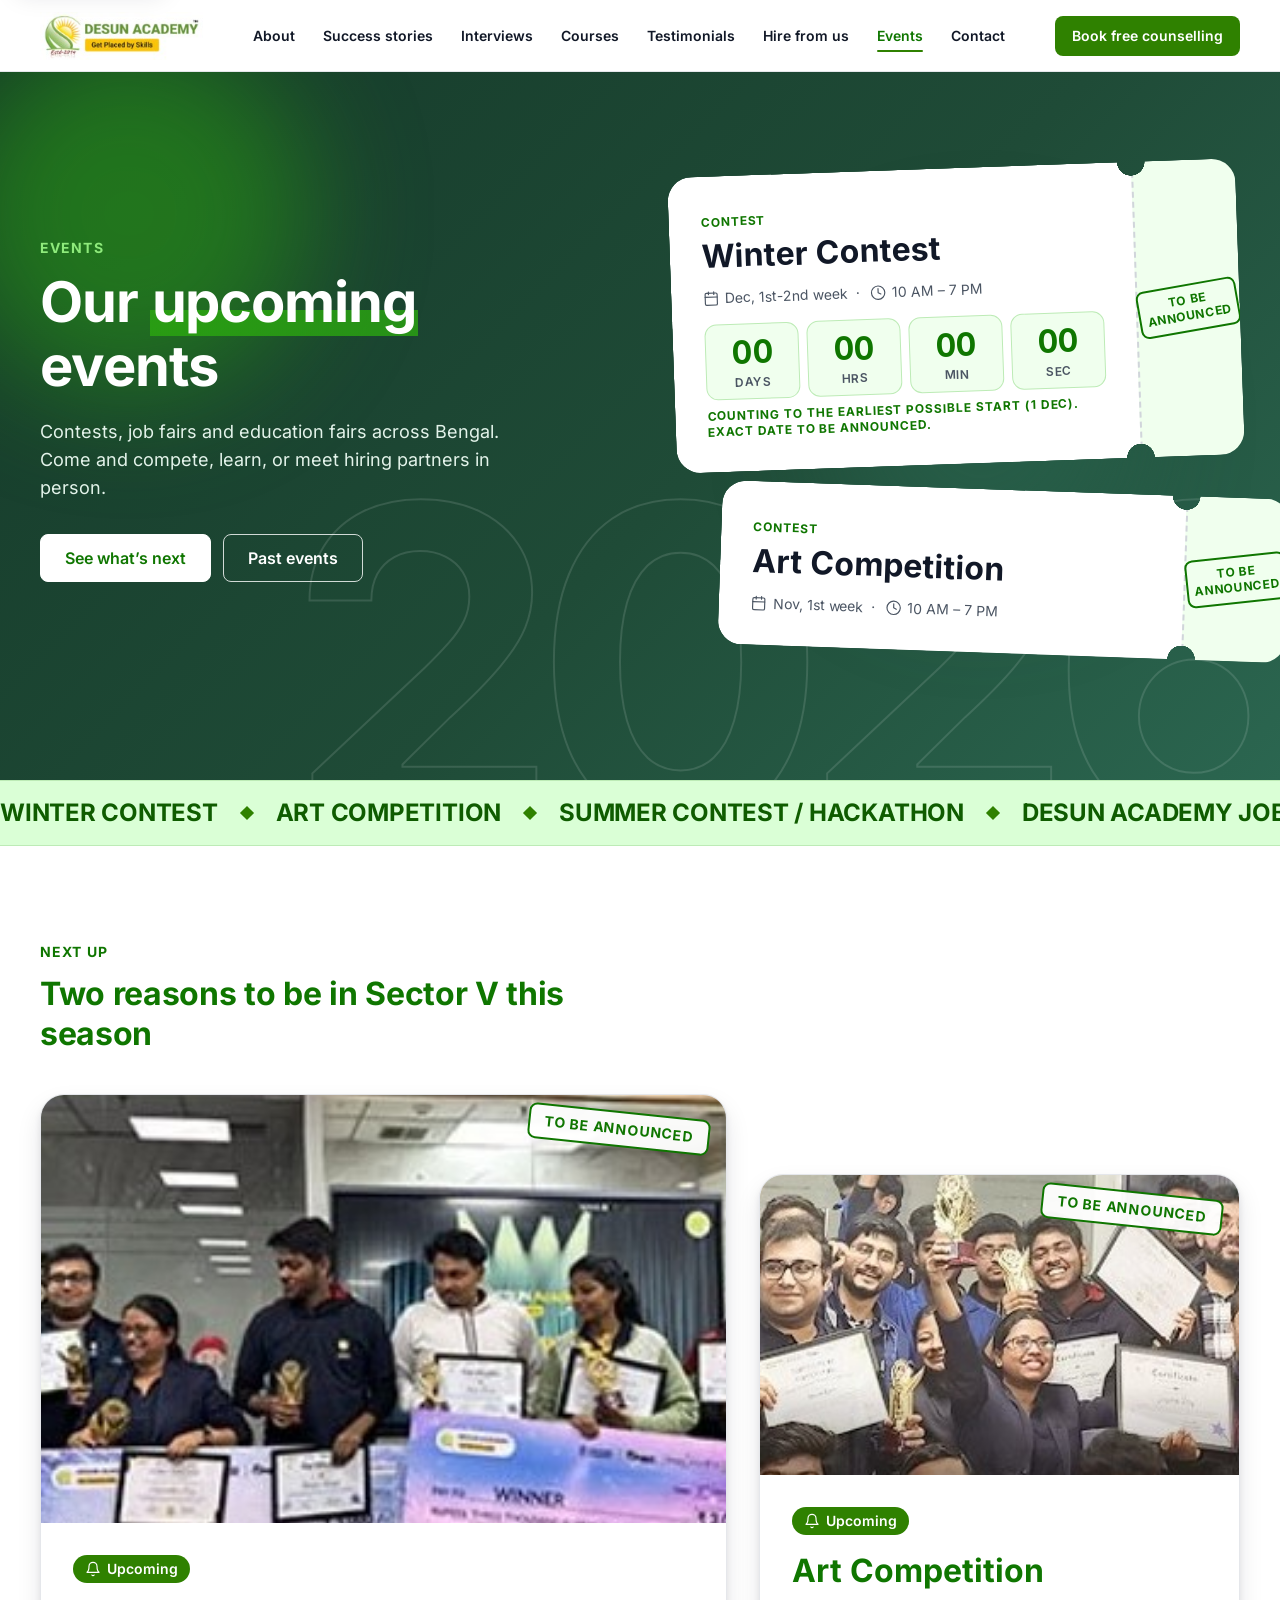
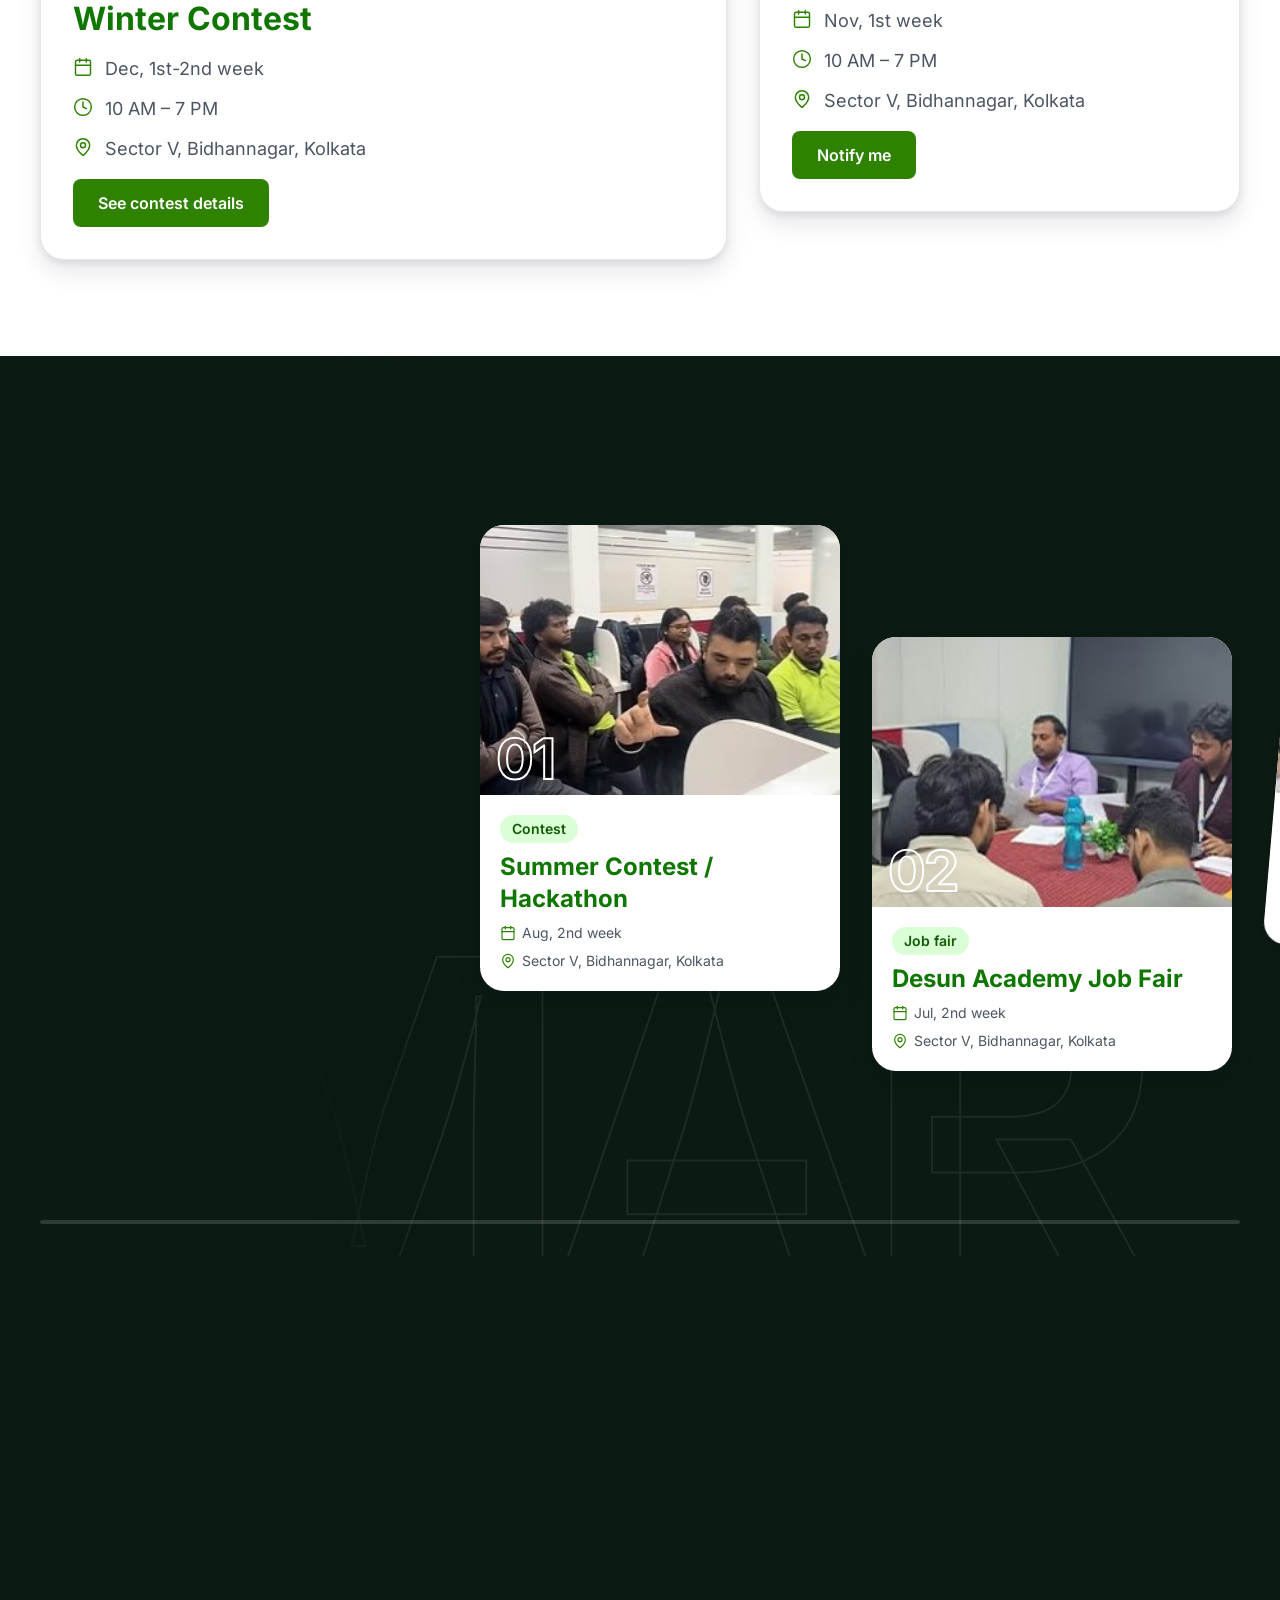
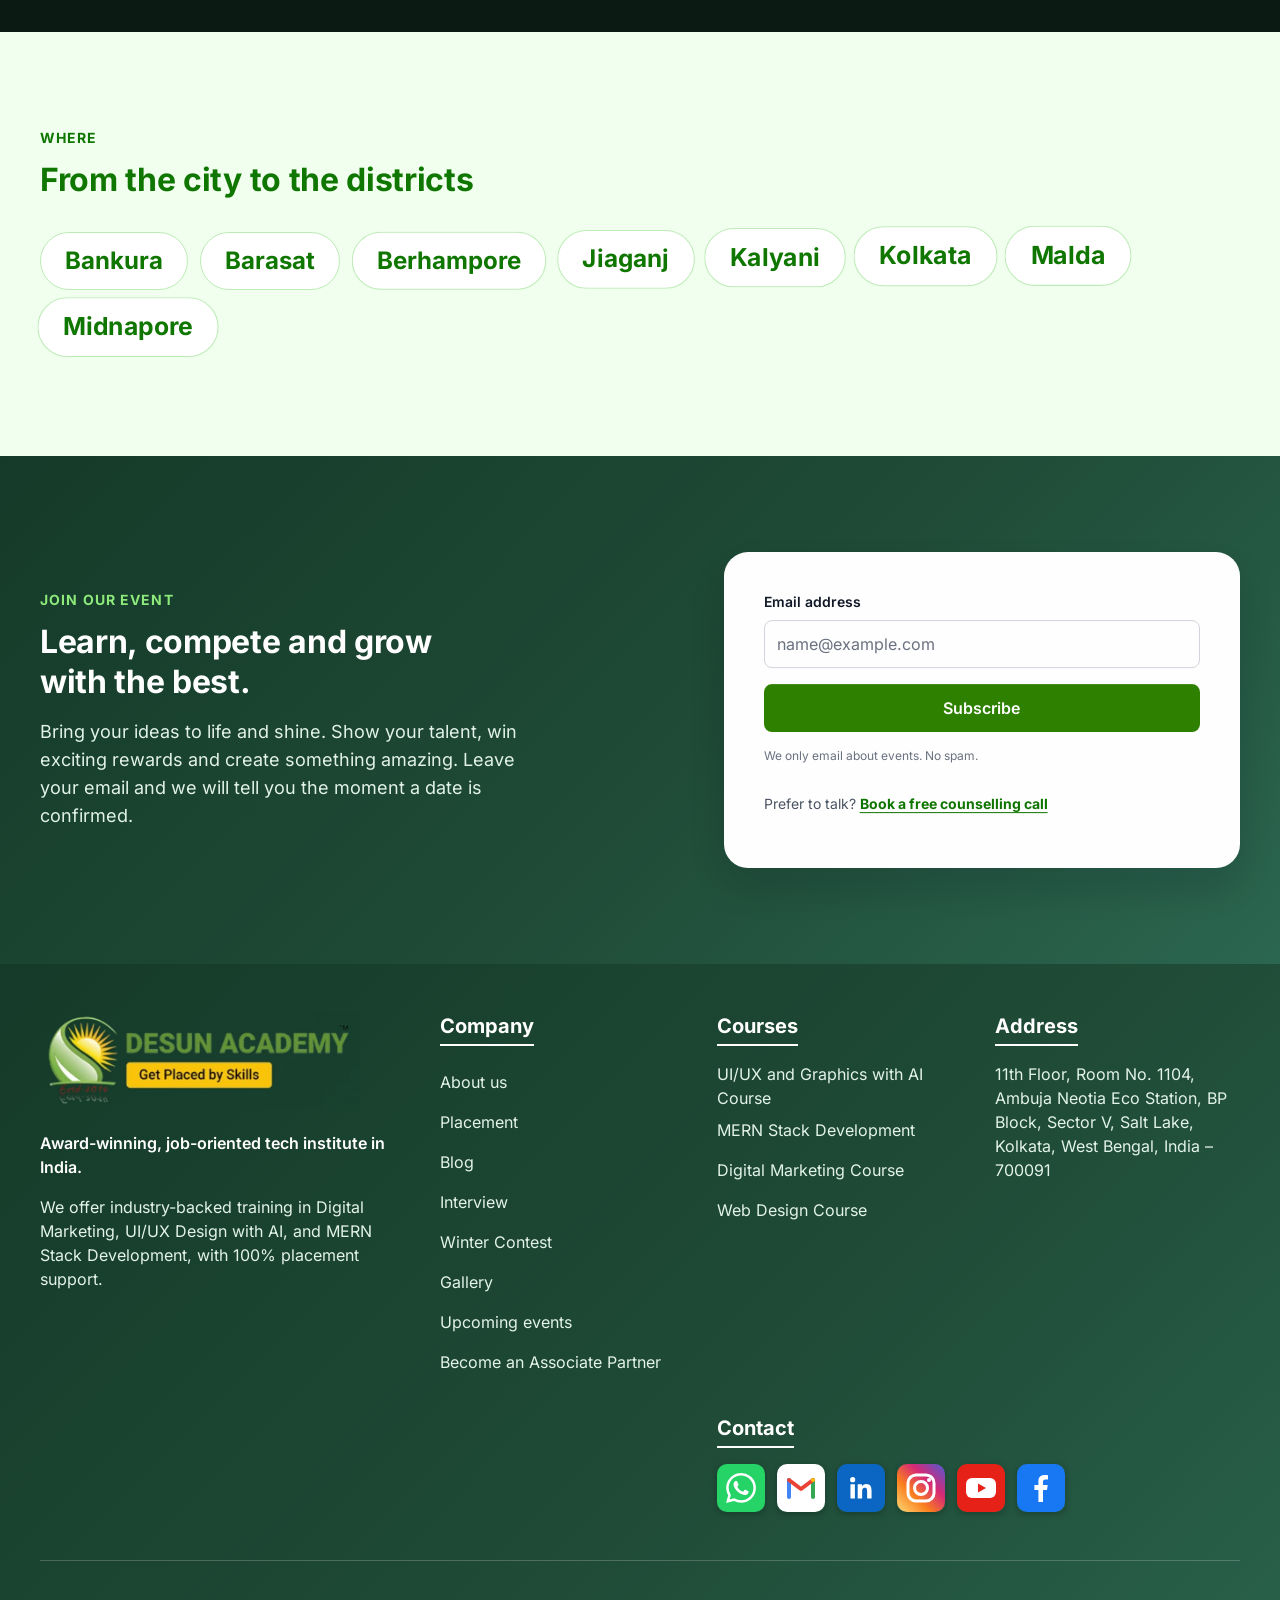
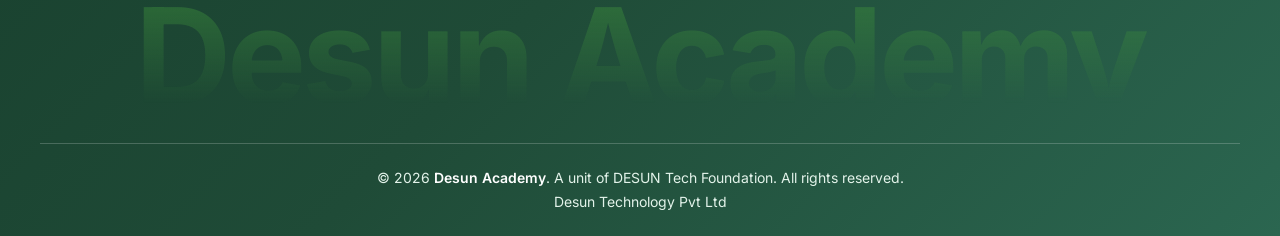
<file: site/events.html>
<!DOCTYPE html>
<html lang="en" class="no-js">
<head>
  <meta charset="utf-8">
  <meta name="viewport" content="width=device-width, initial-scale=1">
  <title>Upcoming events | Desun Academy</title>
  <meta name="description" content="Contests, job fairs and education fairs by Desun Academy across Bengal. See the next event and the ones we have already run.">
  <meta name="theme-color" content="#0F7600">
  <link rel="icon" href="assets/img/logo.jpg">
  <link rel="preload" href="assets/fonts/inter-latin-wght-normal.woff2" as="font" type="font/woff2" crossorigin>
  <link rel="stylesheet" href="css/style.css">
  <link rel="stylesheet" href="css/about.css">
  <link rel="stylesheet" href="css/courses.css">
  <link rel="stylesheet" href="css/success.css">
  <link rel="stylesheet" href="css/pages2.css">
  <link rel="stylesheet" href="css/pages3.css">
  <script>document.documentElement.classList.remove('no-js');document.documentElement.classList.add('a-js');</script>
</head>
<body class="page-about page-p2 page-p3 page-events" data-motion="custom">
<a class="skip-link" href="#main">Skip to content</a>

<!-- ======================= ICON SPRITE ======================= -->
<!-- ======================= ICON SPRITE (one library: Lucide-style outline, 1.75 stroke) ======================= -->
<svg width="0" height="0" style="position:absolute" aria-hidden="true" focusable="false">
  <defs>
    <symbol id="i-check" viewBox="0 0 24 24"><path d="M20 6 9 17l-5-5"/></symbol>
    <symbol id="i-plus" viewBox="0 0 24 24"><path d="M5 12h14"/><path d="M12 5v14"/></symbol>
    <symbol id="i-x" viewBox="0 0 24 24"><path d="M18 6 6 18"/><path d="m6 6 12 12"/></symbol>
    <symbol id="i-menu" viewBox="0 0 24 24"><line x1="4" x2="20" y1="12" y2="12"/><line x1="4" x2="20" y1="6" y2="6"/><line x1="4" x2="20" y1="18" y2="18"/></symbol>
    <symbol id="i-chev-l" viewBox="0 0 24 24"><path d="m15 18-6-6 6-6"/></symbol>
    <symbol id="i-chev-r" viewBox="0 0 24 24"><path d="m9 18 6-6-6-6"/></symbol>
    <symbol id="i-cap" viewBox="0 0 24 24"><path d="M21.42 10.922a1 1 0 0 0-.019-1.838L12.83 5.18a2 2 0 0 0-1.66 0L2.6 9.08a1 1 0 0 0 0 1.832l8.57 3.908a2 2 0 0 0 1.66 0z"/><path d="M22 10v6"/><path d="M6 12.5V16a6 3 0 0 0 12 0v-3.5"/></symbol>
    <symbol id="i-briefcase" viewBox="0 0 24 24"><path d="M16 20V4a2 2 0 0 0-2-2h-4a2 2 0 0 0-2 2v16"/><rect width="20" height="14" x="2" y="6" rx="2"/></symbol>
    <symbol id="i-repeat" viewBox="0 0 24 24"><path d="m17 2 4 4-4 4"/><path d="M3 11v-1a4 4 0 0 1 4-4h14"/><path d="m7 22-4-4 4-4"/><path d="M21 13v1a4 4 0 0 1-4 4H3"/></symbol>
    <symbol id="i-trend" viewBox="0 0 24 24"><polyline points="22 7 13.5 15.5 8.5 10.5 2 17"/><polyline points="16 7 22 7 22 13"/></symbol>
    <symbol id="i-rupee" viewBox="0 0 24 24"><path d="M6 3h12"/><path d="M6 8h12"/><path d="m6 13 8.5 8"/><path d="M6 13h3"/><path d="M9 13c6.667 0 6.667-10 0-10"/></symbol>
    <symbol id="i-vol-x" viewBox="0 0 24 24"><path d="M11 4.702a.705.705 0 0 0-1.203-.498L6.413 7.587A1.4 1.4 0 0 1 5.416 8H3a1 1 0 0 0-1 1v6a1 1 0 0 0 1 1h2.416a1.4 1.4 0 0 1 .997.413l3.383 3.384A.705.705 0 0 0 11 19.298z"/><line x1="22" x2="16" y1="9" y2="15"/><line x1="16" x2="22" y1="9" y2="15"/></symbol>
    <symbol id="i-vol-2" viewBox="0 0 24 24"><path d="M11 4.702a.705.705 0 0 0-1.203-.498L6.413 7.587A1.4 1.4 0 0 1 5.416 8H3a1 1 0 0 0-1 1v6a1 1 0 0 0 1 1h2.416a1.4 1.4 0 0 1 .997.413l3.383 3.384A.705.705 0 0 0 11 19.298z"/><path d="M16 9a5 5 0 0 1 0 6"/><path d="M19.364 18.364a9 9 0 0 0 0-12.728"/></symbol>
    <symbol id="i-pause" viewBox="0 0 24 24"><rect x="14" y="4" width="4" height="16" rx="1"/><rect x="6" y="4" width="4" height="16" rx="1"/></symbol>
    <symbol id="i-play" viewBox="0 0 24 24"><polygon points="6 3 20 12 6 21 6 3"/></symbol>
    <symbol id="i-book" viewBox="0 0 24 24"><path d="M12 7v14"/><path d="M3 18a1 1 0 0 1-1-1V4a1 1 0 0 1 1-1h5a4 4 0 0 1 4 4 4 4 0 0 1 4-4h5a1 1 0 0 1 1 1v13a1 1 0 0 1-1 1h-6a3 3 0 0 0-3 3 3 3 0 0 0-3-3z"/></symbol>
    <symbol id="i-pin" viewBox="0 0 24 24"><path d="M20 10c0 4.993-5.539 10.193-7.399 11.799a1 1 0 0 1-1.202 0C9.539 20.193 4 14.993 4 10a8 8 0 0 1 16 0"/><circle cx="12" cy="10" r="3"/></symbol>
    <symbol id="i-alert" viewBox="0 0 24 24"><circle cx="12" cy="12" r="10"/><line x1="12" x2="12" y1="8" y2="12"/><line x1="12" x2="12.01" y1="16" y2="16"/></symbol>
    <symbol id="i-lock" viewBox="0 0 24 24"><rect width="18" height="11" x="3" y="11" rx="2" ry="2"/><path d="M7 11V7a5 5 0 0 1 10 0v4"/></symbol>
    <symbol id="i-circle-check" viewBox="0 0 24 24"><circle cx="12" cy="12" r="10"/><path d="m9 12 2 2 4-4"/></symbol>
    <symbol id="i-phone" viewBox="0 0 24 24"><path d="M22 16.92v3a2 2 0 0 1-2.18 2 19.79 19.79 0 0 1-8.63-3.07 19.5 19.5 0 0 1-6-6 19.79 19.79 0 0 1-3.07-8.67A2 2 0 0 1 4.11 2h3a2 2 0 0 1 2 1.72 12.84 12.84 0 0 0 .7 2.81 2 2 0 0 1-.45 2.11L8.09 9.91a16 16 0 0 0 6 6l1.27-1.27a2 2 0 0 1 2.11-.45 12.84 12.84 0 0 0 2.81.7A2 2 0 0 1 22 16.92z"/></symbol>
    <symbol id="i-mail" viewBox="0 0 24 24"><rect width="20" height="16" x="2" y="4" rx="2"/><path d="m22 7-8.97 5.7a1.94 1.94 0 0 1-2.06 0L2 7"/></symbol>
    <symbol id="i-chat" viewBox="0 0 24 24"><path d="M7.9 20A9 9 0 1 0 4 16.1L2 22Z"/></symbol>
    <symbol id="i-instagram" viewBox="0 0 24 24"><rect width="20" height="20" x="2" y="2" rx="5" ry="5"/><path d="M16 11.37A4 4 0 1 1 12.63 8 4 4 0 0 1 16 11.37z"/><line x1="17.5" x2="17.51" y1="6.5" y2="6.5"/></symbol>
    <symbol id="i-youtube" viewBox="0 0 24 24"><path d="M2.5 17a24.12 24.12 0 0 1 0-10 2 2 0 0 1 1.4-1.4 49.56 49.56 0 0 1 16.2 0A2 2 0 0 1 21.5 7a24.12 24.12 0 0 1 0 10 2 2 0 0 1-1.4 1.4 49.55 49.55 0 0 1-16.2 0A2 2 0 0 1 2.5 17"/><path d="m10 15 5-3-5-3z"/></symbol>
    <symbol id="i-facebook" viewBox="0 0 24 24"><path d="M18 2h-3a5 5 0 0 0-5 5v3H7v4h3v8h4v-8h3l1-4h-4V7a1 1 0 0 1 1-1h3z"/></symbol>
    <symbol id="i-linkedin" viewBox="0 0 24 24"><path d="M16 8a6 6 0 0 1 6 6v7h-4v-7a2 2 0 0 0-2-2 2 2 0 0 0-2 2v7h-4v-7a6 6 0 0 1 6-6z"/><rect width="4" height="12" x="2" y="9"/><circle cx="4" cy="4" r="2"/></symbol>
  
    <symbol id="i-search" viewBox="0 0 24 24"><circle cx="11" cy="11" r="8"/><path d="m21 21-4.3-4.3"/></symbol>
    <symbol id="i-calendar" viewBox="0 0 24 24"><path d="M8 2v4"/><path d="M16 2v4"/><rect width="18" height="18" x="3" y="4" rx="2"/><path d="M3 10h18"/></symbol>
    <symbol id="i-clock" viewBox="0 0 24 24"><circle cx="12" cy="12" r="10"/><polyline points="12 6 12 12 16 14"/></symbol>
    <symbol id="i-arrow-right" viewBox="0 0 24 24"><path d="M5 12h14"/><path d="m12 5 7 7-7 7"/></symbol>
    <symbol id="i-arrow-left" viewBox="0 0 24 24"><path d="m12 19-7-7 7-7"/><path d="M19 12H5"/></symbol>
    <symbol id="i-arrow-up-right" viewBox="0 0 24 24"><path d="M7 7h10v10"/><path d="M7 17 17 7"/></symbol>
    <symbol id="i-copy" viewBox="0 0 24 24"><rect width="14" height="14" x="8" y="8" rx="2"/><path d="M4 16c-1.1 0-2-.9-2-2V4c0-1.1.9-2 2-2h10c1.1 0 2 .9 2 2"/></symbol>
    <symbol id="i-shield" viewBox="0 0 24 24"><path d="M20 13c0 5-3.5 7.5-7.66 8.95a1 1 0 0 1-.67-.01C7.5 20.5 4 18 4 13V6a1 1 0 0 1 1-1c2 0 4.5-1.2 6.24-2.72a1.17 1.17 0 0 1 1.52 0C14.51 3.81 17 5 19 5a1 1 0 0 1 1 1z"/><path d="m9 12 2 2 4-4"/></symbol>
    <symbol id="i-users" viewBox="0 0 24 24"><path d="M16 21v-2a4 4 0 0 0-4-4H6a4 4 0 0 0-4 4v2"/><circle cx="9" cy="7" r="4"/><path d="M22 21v-2a4 4 0 0 0-3-3.87"/><path d="M16 3.13a4 4 0 0 1 0 7.75"/></symbol>
    <symbol id="i-nav" viewBox="0 0 24 24"><polygon points="3 11 22 2 13 21 11 13 3 11"/></symbol>

    <symbol id="i-trophy" viewBox="0 0 24 24"><path d="M6 9H4.5a2.5 2.5 0 0 1 0-5H6"/><path d="M18 9h1.5a2.5 2.5 0 0 0 0-5H18"/><path d="M4 22h16"/><path d="M10 14.66V17c0 .55-.47.98-.97 1.21C7.85 18.75 7 20.24 7 22"/><path d="M14 14.66V17c0 .55.47.98.97 1.21C16.15 18.75 17 20.24 17 22"/><path d="M18 2H6v7a6 6 0 0 0 12 0V2Z"/></symbol>
    <symbol id="i-grid" viewBox="0 0 24 24"><rect width="7" height="7" x="3" y="3" rx="1"/><rect width="7" height="7" x="14" y="3" rx="1"/><rect width="7" height="7" x="14" y="14" rx="1"/><rect width="7" height="7" x="3" y="14" rx="1"/></symbol>
    <symbol id="i-share" viewBox="0 0 24 24"><circle cx="18" cy="5" r="3"/><circle cx="6" cy="12" r="3"/><circle cx="18" cy="19" r="3"/><path d="m8.59 13.51 6.83 3.98"/><path d="m15.41 6.51-6.82 3.98"/></symbol>
    <symbol id="i-minus" viewBox="0 0 24 24"><path d="M5 12h14"/></symbol>
    <symbol id="i-bell" viewBox="0 0 24 24"><path d="M6 8a6 6 0 0 1 12 0c0 7 3 9 3 9H3s3-2 3-9"/><path d="M10.3 21a1.94 1.94 0 0 0 3.4 0"/></symbol>
    <symbol id="i-star" viewBox="0 0 24 24"><path d="M12 2l3.09 6.26L22 9.27l-5 4.87 1.18 6.88L12 17.77l-6.18 3.25L7 14.14 2 9.27l6.91-1.01L12 2z"/></symbol>
    <symbol id="i-wallet" viewBox="0 0 24 24"><path d="M19 7V4a1 1 0 0 0-1-1H5a2 2 0 0 0 0 4h15a1 1 0 0 1 1 1v4h-3a2 2 0 0 0 0 4h3a1 1 0 0 0 1-1v-2a1 1 0 0 0-1-1"/><path d="M3 5v14a2 2 0 0 0 2 2h15a1 1 0 0 0 1-1v-4"/></symbol>
</defs>
</svg>

<header class="site-header" id="top">
  <div class="a-progress" aria-hidden="true"></div>
  <div class="container site-header__inner">
    <a class="brand" href="index.html" aria-label="Desun Academy — home"><img src="assets/img/logo.jpg" alt="Desun Academy" width="207" height="61"></a>
    <nav class="nav" aria-label="Primary">
      <ul class="nav__list">
        <li><a class="nav__link" href="about.html">About</a></li>
        <li><a class="nav__link" href="success.html">Success stories</a></li>
        <li><a class="nav__link" href="interview.html">Interviews</a></li>
        <li><a class="nav__link" href="courses.html">Courses</a></li>
        <li><a class="nav__link" href="testimonials.html">Testimonials</a></li>
        <li><a class="nav__link" href="hire.html">Hire from us</a></li>
        <li><a class="nav__link is-active" href="events.html" aria-current="page">Events</a></li>
        <li><a class="nav__link" href="contact.html">Contact</a></li>
      </ul>
    </nav>
    <button class="btn btn--md header-cta" type="button" data-open-form="counselling">Book free counselling</button>
    <button class="menu-btn" type="button" aria-expanded="false" aria-controls="mobileNav" id="menuBtn">
      <svg class="icon icon--24" aria-hidden="true"><use href="#i-menu"/></svg><span>Menu</span>
    </button>
  </div>
  <div class="mobile-nav" id="mobileNav">
    <a class="mobile-nav__link" href="about.html">About</a>
    <a class="mobile-nav__link" href="success.html">Success stories</a>
    <a class="mobile-nav__link" href="interview.html">Interviews</a>
    <a class="mobile-nav__link" href="courses.html">Courses</a>
    <a class="mobile-nav__link" href="testimonials.html">Testimonials</a>
    <a class="mobile-nav__link" href="hire.html">Hire from us</a>
    <a class="mobile-nav__link is-active" href="events.html" aria-current="page">Events</a>
    <a class="mobile-nav__link" href="contact.html">Contact</a>
    <button class="btn btn--block" type="button" data-open-form="counselling">Book free counselling</button>
  </div>
</header>
<main id="main">
<section class="ev-hero" aria-labelledby="evT">
  <div class="ev-hero__bg" aria-hidden="true"><span class="ev-hero__yr">2026</span><span class="ev-orb ev-orb--1"></span><span class="ev-orb ev-orb--2"></span></div>
  <div class="container ev-hero__grid">
    <div class="ev-hero__copy">
      <p class="c-kicker c-kicker--dark">Events</p>
      <h1 class="display ev-hero__t" id="evT"><span class="w"><i>Our</i></span> <span class="w"><i><mark class="s-hl">upcoming</mark></i></span> <span class="w"><i>events</i></span></h1>
      <p class="ev-hero__lead">Contests, job fairs and education fairs across Bengal. Come and compete, learn, or meet hiring partners in person.</p>
      <div class="ev-hero__cta"><a class="btn btn--white" href="#next"><span>See what&rsquo;s next</span></a><a class="btn btn--outline-inverse" href="#reel"><span>Past events</span></a></div>
    </div>
    <div class="ev-tks" aria-label="Upcoming events"><article class="ev-tk ev-tk--1"><div class="ev-tk__main"><small>Contest</small><h3>Winter Contest</h3><p><svg class="icon icon--16" aria-hidden="true"><use href="#i-calendar"/></svg> Dec, 1st-2nd week &nbsp;&middot;&nbsp; <svg class="icon icon--16" aria-hidden="true"><use href="#i-clock"/></svg> 10 AM &ndash; 7 PM</p><div class="ev-cd" data-countdown="2026-12-01T10:00:00+05:30" aria-label="Countdown to the earliest possible start"><span><b data-u="d">00</b>days</span><span><b data-u="h">00</b>hrs</span><span><b data-u="m">00</b>min</span><span><b data-u="s">00</b>sec</span></div><small class="ev-cd__n">Counting to the earliest possible start (1 Dec). Exact date to be announced.</small></div><div class="ev-tk__stub"><span class="ev-tk__tba">To be<br>announced</span></div></article><article class="ev-tk ev-tk--2"><div class="ev-tk__main"><small>Contest</small><h3>Art Competition</h3><p><svg class="icon icon--16" aria-hidden="true"><use href="#i-calendar"/></svg> Nov, 1st week &nbsp;&middot;&nbsp; <svg class="icon icon--16" aria-hidden="true"><use href="#i-clock"/></svg> 10 AM &ndash; 7 PM</p></div><div class="ev-tk__stub"><span class="ev-tk__tba">To be<br>announced</span></div></article></div>
  </div>
</section>
<div class="ev-band" aria-hidden="true"><div class="ev-band__track"><span>Winter Contest</span><i></i><span>Art Competition</span><i></i><span>Summer Contest / Hackathon</span><i></i><span>Desun Academy Job Fair</span><i></i><span>Education Fair, Barasat</span><i></i><span>Education Fair, Kalyani</span><i></i><span>Education Fair, Malda</span><i></i><span>Award Program &amp; Desun Academy Fest</span><i></i><span>Desun Academy Job Fair</span><i></i><span>Education Fair, Berhampore</span><i></i><span>Karmasagthan Fair, Midnapore</span><i></i><span>Career Breakthrough, Jiaganj</span><i></i><span>Karmasagthan Fair, Bankura</span><i></i><span>Winter Contest</span><i></i><span>Art Competition</span><i></i><span>Summer Contest / Hackathon</span><i></i><span>Desun Academy Job Fair</span><i></i><span>Education Fair, Barasat</span><i></i><span>Education Fair, Kalyani</span><i></i><span>Education Fair, Malda</span><i></i><span>Award Program &amp; Desun Academy Fest</span><i></i><span>Desun Academy Job Fair</span><i></i><span>Education Fair, Berhampore</span><i></i><span>Karmasagthan Fair, Midnapore</span><i></i><span>Career Breakthrough, Jiaganj</span><i></i><span>Karmasagthan Fair, Bankura</span><i></i></div></div>

<section class="ev-next" id="next" aria-labelledby="evN">
  <div class="container">
    <p class="c-kicker">Next up</p><h2 class="h2 ev-h2" id="evN">Two reasons to be in Sector V this season</h2>
    <div class="ev-fts"><article class="ev-ft ev-ft--1"><div class="ev-ft__img"><img src="assets/img/ev/winter.jpg" alt="Winter Contest, photo from a past Desun Academy contest" loading="lazy"><span class="ev-ft__stamp">To be announced</span></div>
      <div class="ev-ft__b"><span class="ev-chip"><svg class="icon icon--16" aria-hidden="true"><use href="#i-bell"/></svg> Upcoming</span><h3 class="ev-ft__t">Winter Contest</h3>
        <ul class="ev-ft__m"><li><svg class="icon icon--20" aria-hidden="true"><use href="#i-calendar"/></svg><span>Dec, 1st-2nd week</span></li><li><svg class="icon icon--20" aria-hidden="true"><use href="#i-clock"/></svg><span>10 AM &ndash; 7 PM</span></li><li><svg class="icon icon--20" aria-hidden="true"><use href="#i-pin"/></svg><span>Sector V, Bidhannagar, Kolkata</span></li></ul>
        <a class="btn"  href="winter-contest.html"><span>See contest details</span></a></div></article><article class="ev-ft ev-ft--2"><div class="ev-ft__img"><img src="assets/img/ev/art.jpg" alt="Art Competition, photo from a past Desun Academy contest" loading="lazy"><span class="ev-ft__stamp">To be announced</span></div>
      <div class="ev-ft__b"><span class="ev-chip"><svg class="icon icon--16" aria-hidden="true"><use href="#i-bell"/></svg> Upcoming</span><h3 class="ev-ft__t">Art Competition</h3>
        <ul class="ev-ft__m"><li><svg class="icon icon--20" aria-hidden="true"><use href="#i-calendar"/></svg><span>Nov, 1st week</span></li><li><svg class="icon icon--20" aria-hidden="true"><use href="#i-clock"/></svg><span>10 AM &ndash; 7 PM</span></li><li><svg class="icon icon--20" aria-hidden="true"><use href="#i-pin"/></svg><span>Sector V, Bidhannagar, Kolkata</span></li></ul>
        <a class="btn"  href="#join"><span>Notify me</span></a></div></article></div>
  </div>
</section>

<section class="ev-reel" id="reel" aria-labelledby="evR">
  <div class="ev-reel__pin">
    <div class="ev-reel__intro">
      <p class="c-kicker c-kicker--dark">Past events</p>
      <h2 class="h2 ev-reel__h" id="evR">Where we showed up</h2>
      <ul class="ev-reel__stats"><li><b data-count="11">11</b><span>events completed</span></li><li><b data-count="8">8</b><span>places across Bengal</span></li></ul>
      <p class="ev-reel__hint" aria-hidden="true">Keep scrolling <span>&rarr;</span></p>
    </div>
    <div class="ev-reel__mon" aria-hidden="true"><span id="evMon">JUN</span></div>
    <div class="ev-reel__view"><div class="ev-reel__track" id="evTrack"><article class="ev-pc" data-month="Aug"><div class="ev-pc__img"><img src="assets/img/ev/summer.jpg" alt="Summer Contest / Hackathon" loading="lazy"><span class="ev-pc__n">01</span></div><div class="ev-pc__b"><span class="ev-chip ev-chip--g">Contest</span><h3>Summer Contest / Hackathon</h3><p class="ev-pc__d"><svg class="icon icon--16" aria-hidden="true"><use href="#i-calendar"/></svg> Aug, 2nd week</p><p class="ev-pc__p"><svg class="icon icon--16" aria-hidden="true"><use href="#i-pin"/></svg> Sector V, Bidhannagar, Kolkata</p></div></article><article class="ev-pc" data-month="Jul"><div class="ev-pc__img"><img src="assets/img/ev/jobfair-jul.jpg" alt="Desun Academy Job Fair" loading="lazy"><span class="ev-pc__n">02</span></div><div class="ev-pc__b"><span class="ev-chip ev-chip--g">Job fair</span><h3>Desun Academy Job Fair</h3><p class="ev-pc__d"><svg class="icon icon--16" aria-hidden="true"><use href="#i-calendar"/></svg> Jul, 2nd week</p><p class="ev-pc__p"><svg class="icon icon--16" aria-hidden="true"><use href="#i-pin"/></svg> Sector V, Bidhannagar, Kolkata</p></div></article><article class="ev-pc" data-month="Jun"><div class="ev-pc__img"><img src="assets/img/ev/barasat.jpg" alt="Education Fair, Barasat" loading="lazy"><span class="ev-pc__n">03</span></div><div class="ev-pc__b"><span class="ev-chip ev-chip--g">Education fair</span><h3>Education Fair, Barasat</h3><p class="ev-pc__d"><svg class="icon icon--16" aria-hidden="true"><use href="#i-calendar"/></svg> Jun, 4th week</p><p class="ev-pc__p"><svg class="icon icon--16" aria-hidden="true"><use href="#i-pin"/></svg> Barasat, Kolkata, West Bengal</p></div></article><article class="ev-pc" data-month="Jun"><div class="ev-pc__img"><img src="assets/img/ev/kalyani.jpg" alt="Education Fair, Kalyani" loading="lazy"><span class="ev-pc__n">04</span></div><div class="ev-pc__b"><span class="ev-chip ev-chip--g">Education fair</span><h3>Education Fair, Kalyani</h3><p class="ev-pc__d"><svg class="icon icon--16" aria-hidden="true"><use href="#i-calendar"/></svg> Jun, 2nd week</p><p class="ev-pc__p"><svg class="icon icon--16" aria-hidden="true"><use href="#i-pin"/></svg> Kalyani, West Bengal</p></div></article><article class="ev-pc" data-month="May"><div class="ev-pc__img"><img src="assets/img/ev/malda.jpg" alt="Education Fair, Malda" loading="lazy"><span class="ev-pc__n">05</span></div><div class="ev-pc__b"><span class="ev-chip ev-chip--g">Education fair</span><h3>Education Fair, Malda</h3><p class="ev-pc__d"><svg class="icon icon--16" aria-hidden="true"><use href="#i-calendar"/></svg> May, 28th-29th</p><p class="ev-pc__p"><svg class="icon icon--16" aria-hidden="true"><use href="#i-pin"/></svg> Malda, West Bengal</p></div></article><article class="ev-pc" data-month="May"><div class="ev-pc__img"><img src="assets/img/ev/award.jpg" alt="Award Program &amp; Desun Academy Fest" loading="lazy"><span class="ev-pc__n">06</span></div><div class="ev-pc__b"><span class="ev-chip ev-chip--g">Award &amp; fest</span><h3>Award Program &amp; Desun Academy Fest</h3><p class="ev-pc__d"><svg class="icon icon--16" aria-hidden="true"><use href="#i-calendar"/></svg> May, 1st week</p><p class="ev-pc__p"><svg class="icon icon--16" aria-hidden="true"><use href="#i-pin"/></svg> Kolkata, West Bengal</p></div></article><article class="ev-pc" data-month="Apr"><div class="ev-pc__img"><img src="assets/img/ev/jobfair-apr.jpg" alt="Desun Academy Job Fair" loading="lazy"><span class="ev-pc__n">07</span></div><div class="ev-pc__b"><span class="ev-chip ev-chip--g">Job fair</span><h3>Desun Academy Job Fair</h3><p class="ev-pc__d"><svg class="icon icon--16" aria-hidden="true"><use href="#i-calendar"/></svg> 26 Apr 2026</p><p class="ev-pc__p"><svg class="icon icon--16" aria-hidden="true"><use href="#i-pin"/></svg> Sector V, Bidhannagar, Kolkata</p></div></article><article class="ev-pc" data-month="Apr"><div class="ev-pc__img"><img src="assets/img/ev/berhampore.jpg" alt="Education Fair, Berhampore" loading="lazy"><span class="ev-pc__n">08</span></div><div class="ev-pc__b"><span class="ev-chip ev-chip--g">Education fair</span><h3>Education Fair, Berhampore</h3><p class="ev-pc__d"><svg class="icon icon--16" aria-hidden="true"><use href="#i-calendar"/></svg> 12 Apr 2026</p><p class="ev-pc__p"><svg class="icon icon--16" aria-hidden="true"><use href="#i-pin"/></svg> Berhampore, West Bengal</p></div></article><article class="ev-pc" data-month="Apr"><div class="ev-pc__img"><img src="assets/img/ev/midnapur.jpg" alt="Karmasagthan Fair, Midnapore" loading="lazy"><span class="ev-pc__n">09</span></div><div class="ev-pc__b"><span class="ev-chip ev-chip--g">Career fair</span><h3>Karmasagthan Fair, Midnapore</h3><p class="ev-pc__d"><svg class="icon icon--16" aria-hidden="true"><use href="#i-calendar"/></svg> 10 Apr 2026</p><p class="ev-pc__p"><svg class="icon icon--16" aria-hidden="true"><use href="#i-pin"/></svg> Midnapore, West Bengal</p></div></article><article class="ev-pc" data-month="Mar"><div class="ev-pc__img"><img src="assets/img/ev/jiaganj.jpg" alt="Career Breakthrough, Jiaganj" loading="lazy"><span class="ev-pc__n">10</span></div><div class="ev-pc__b"><span class="ev-chip ev-chip--g">Career event</span><h3>Career Breakthrough, Jiaganj</h3><p class="ev-pc__d"><svg class="icon icon--16" aria-hidden="true"><use href="#i-calendar"/></svg> 15 Mar 2026</p><p class="ev-pc__p"><svg class="icon icon--16" aria-hidden="true"><use href="#i-pin"/></svg> Jiaganj, West Bengal</p></div></article><article class="ev-pc" data-month="Mar"><div class="ev-pc__img"><img src="assets/img/ev/bankura.jpg" alt="Karmasagthan Fair, Bankura" loading="lazy"><span class="ev-pc__n">11</span></div><div class="ev-pc__b"><span class="ev-chip ev-chip--g">Career fair</span><h3>Karmasagthan Fair, Bankura</h3><p class="ev-pc__d"><svg class="icon icon--16" aria-hidden="true"><use href="#i-calendar"/></svg> 13 Mar 2026</p><p class="ev-pc__p"><svg class="icon icon--16" aria-hidden="true"><use href="#i-pin"/></svg> Bankura, West Bengal</p></div></article></div></div>
    <div class="ev-reel__bar" aria-hidden="true"><i id="evBar"></i></div>
  </div>
</section>

<section class="ev-places" aria-labelledby="evP">
  <div class="container"><p class="c-kicker">Where</p><h2 class="h2 ev-h2" id="evP">From the city to the districts</h2>
    <ul class="ev-places__c"><li>Bankura</li><li>Barasat</li><li>Berhampore</li><li>Jiaganj</li><li>Kalyani</li><li>Kolkata</li><li>Malda</li><li>Midnapore</li></ul></div>
</section>

<section class="ev-join on-dark" id="join" aria-labelledby="evJ">
  <div class="container ev-join__grid">
    <div><p class="c-kicker c-kicker--dark">Join our event</p><h2 class="h2 ev-join__h" id="evJ">Learn, compete and grow with the best.</h2>
      <p class="ev-join__p">Bring your ideas to life and shine. Show your talent, win exciting rewards and create something amazing. Leave your email and we will tell you the moment a date is confirmed.</p></div>
    <div class="ev-join__card">
      <form id="evForm" novalidate>
        <div class="field"><label for="evMail">Email address</label><input id="evMail" name="email" type="email" required placeholder="name@example.com" autocomplete="email"><p class="field__error"><svg class="icon icon--16" aria-hidden="true"><use href="#i-alert"/></svg><span>Enter a valid email</span></p></div>
        <button class="btn btn--block" type="submit"><span>Subscribe</span></button>
        <p class="ct-note">We only email about events. No spam.</p>
      </form>
      <div class="ct-ok" id="evOk" hidden><svg class="icon icon--48" aria-hidden="true"><use href="#i-circle-check"/></svg><h3>You&rsquo;re on the list</h3><p>We&rsquo;ll email you as soon as the next event date is confirmed.</p></div>
      <p class="ev-join__or">Prefer to talk? <button class="ev-link" type="button" data-open-form="counselling">Book a free counselling call</button></p>
    </div>
  </div>
</section>
</main>

<footer class="site-footer">
  <div class="container">
    <div class="footer-grid">
      <div class="footer-brand">
        <a class="footer-logo" href="#top" aria-label="Desun Academy, back to top"><img src="assets/img/logo-footer.png" alt="Desun Academy, get placed by skills" width="364" height="110"></a>
        <p class="footer-about"><strong>Award-winning, job-oriented tech institute in India.</strong></p>
        <p class="footer-about">We offer industry-backed training in Digital Marketing, UI/UX Design with AI, and MERN Stack Development, with 100% placement support.</p>
      </div>
      <nav class="footer-col" aria-label="Company">
        <h3>Company</h3>
        <ul>
          <li><a href="about.html">About us</a></li>
          <li><a href="success.html">Placement</a></li>
          <li><a href="blog.html">Blog</a></li>
          <li><a href="interview.html">Interview</a></li>
          <li><a href="winter-contest.html">Winter Contest</a></li>
          <li><a href="gallery.html">Gallery</a></li>
          <li><a href="events.html">Upcoming events</a></li>
          <li><a href="partner.html">Become an Associate Partner</a></li>
        </ul>
      </nav>
      <div class="footer-col">
        <nav aria-label="Courses">
          <h3>Courses</h3>
          <ul>
            <li><a href="courses.html">UI/UX and Graphics with AI Course</a></li>
            <li><a href="index.html#programs">MERN Stack Development</a></li>
            <li><a href="index.html#programs">Digital Marketing Course</a></li>
            <li><a href="index.html#programs">Web Design Course</a></li>
          </ul>
        </nav>
      </div>
      <div class="footer-col footer-contact">
        <h3>Contact</h3>
        <!-- Social URLs are placeholders (the design shows icons only). -->
        <div class="socials"><a href="#" aria-label="WhatsApp" id="soWhatsapp"><svg viewBox="0 0 48 48" width="48" height="48" aria-hidden="true"><rect width="48" height="48" rx="10" fill="#25D366"/><g transform="translate(9 9) scale(1.25)" fill="#fff"><path d="M17.47 14.38c-.3-.15-1.76-.87-2.03-.97-.27-.1-.47-.15-.67.15-.2.3-.77.97-.94 1.17-.17.2-.35.22-.65.07-.3-.15-1.26-.46-2.39-1.48-.88-.79-1.48-1.76-1.65-2.06-.17-.3-.02-.46.13-.6.13-.13.3-.35.45-.52.15-.17.2-.3.3-.5.1-.2.05-.37-.03-.52-.07-.15-.67-1.61-.92-2.2-.24-.58-.49-.5-.67-.51h-.57c-.2 0-.52.07-.8.37-.27.3-1.04 1.02-1.04 2.48s1.07 2.88 1.21 3.07c.15.2 2.1 3.2 5.08 4.49.71.3 1.26.49 1.69.63.71.23 1.36.2 1.87.12.57-.09 1.76-.72 2-1.41.25-.7.25-1.29.17-1.41-.07-.12-.27-.2-.57-.35M12.05 21.78h-.01a9.87 9.87 0 0 1-5.03-1.38l-.36-.21-3.74.98 1-3.65-.24-.37a9.86 9.86 0 0 1-1.51-5.26c0-5.45 4.44-9.88 9.89-9.88 2.64 0 5.12 1.03 6.99 2.9a9.83 9.83 0 0 1 2.89 6.99c0 5.45-4.44 9.88-9.88 9.88M20.46 3.49A11.82 11.82 0 0 0 12.05 0C5.5 0 .16 5.34.16 11.89c0 2.1.55 4.14 1.59 5.95L.06 24l6.3-1.65a11.88 11.88 0 0 0 5.68 1.45h.01c6.55 0 11.89-5.34 11.89-11.89 0-3.18-1.24-6.17-3.48-8.42"/></g></svg></a><a href="#" aria-label="Email" id="soMail"><svg viewBox="0 0 48 48" width="48" height="48" aria-hidden="true"><rect width="48" height="48" rx="10" fill="#fff"/><g fill="none" stroke-linecap="round" stroke-linejoin="round"><path d="M12 33V16" stroke="#4285F4" stroke-width="4"/><path d="M36 33V16" stroke="#34A853" stroke-width="4"/><path d="M12 16l12 9 12-9" stroke="#EA4335" stroke-width="4"/><path d="M36 16v0" stroke="#FBBC04" stroke-width="4"/></g></svg></a><a href="#" aria-label="LinkedIn"><svg viewBox="0 0 48 48" width="48" height="48" aria-hidden="true"><rect width="48" height="48" rx="10" fill="#0A66C2"/><g transform="translate(9 9) scale(1.25)" fill="#fff"><path d="M20.45 20.45h-3.55v-5.57c0-1.33-.03-3.04-1.85-3.04-1.85 0-2.14 1.45-2.14 2.94v5.67H9.35V9h3.41v1.56h.05c.48-.9 1.64-1.85 3.37-1.85 3.6 0 4.27 2.37 4.27 5.46v6.28zM5.34 7.43a2.06 2.06 0 1 1 0-4.13 2.06 2.06 0 0 1 0 4.13zm1.78 13.02H3.56V9h3.56v11.45z"/></g></svg></a><a href="#" aria-label="Instagram"><svg viewBox="0 0 48 48" width="48" height="48" aria-hidden="true"><defs><linearGradient id="igg" x1="0" y1="1" x2="1" y2="0"><stop offset="0" stop-color="#FEDA75"/><stop offset=".35" stop-color="#FA7E1E"/><stop offset=".65" stop-color="#D62976"/><stop offset="1" stop-color="#4F5BD5"/></linearGradient></defs><rect width="48" height="48" rx="10" fill="url(#igg)"/><g fill="none" stroke="#fff" stroke-width="3"><rect x="11" y="11" width="26" height="26" rx="8"/><circle cx="24" cy="24" r="6.5"/></g><circle cx="32" cy="16" r="2" fill="#fff"/></svg></a><a href="#" aria-label="YouTube"><svg viewBox="0 0 48 48" width="48" height="48" aria-hidden="true"><rect width="48" height="48" rx="10" fill="#E62117"/><rect x="9" y="14" width="30" height="20" rx="6" fill="#fff"/><path d="M21 19.5v9l8-4.5z" fill="#E62117"/></svg></a><a href="#" aria-label="Facebook"><svg viewBox="0 0 48 48" width="48" height="48" aria-hidden="true"><rect width="48" height="48" rx="10" fill="#1877F2"/><path d="M26 38V26h4l.7-5H26v-3c0-1.4.5-2.4 2.5-2.4H31v-4.4c-.4 0-1.9-.2-3.6-.2-3.6 0-6 2.2-6 6.2V21h-4v5h4v12h4.6z" fill="#fff"/></svg></a></div>
      </div>
      <div class="footer-col">
        <h3>Address</h3>
        <address>11th Floor, Room No. 1104, Ambuja Neotia Eco Station, BP Block, Sector V, Salt Lake, Kolkata, West Bengal, India &ndash; 700091</address>
      </div>
    </div>
    <div class="footer-wordmark" aria-hidden="true">Desun Academy</div>
    <div class="footer-bottom">
      <p>&copy; <span id="year">2026</span> <strong>Desun Academy</strong>. A unit of DESUN Tech Foundation. All rights reserved.</p>
      <p>Desun Technology Pvt Ltd</p>
    </div>
  </div>
</footer>

<!-- ======================= COUNSELLING MODAL ======================= -->
<dialog class="modal" id="formModal" aria-labelledby="formTitle">
  <div class="modal__inner">
    <div class="modal__head">
      <div>
        <h2 class="modal__title" id="formTitle">Book a free counselling session</h2>
        <p class="modal__desc" id="formDesc">Share your details and a counsellor will call you to plan your career path.</p>
      </div>
      <button class="modal__close" type="button" data-close-form aria-label="Close"><svg class="icon icon--24" aria-hidden="true"><use href="#i-x"/></svg></button>
    </div>

    <form class="modal__form" id="counsellingForm" novalidate>
      <div class="form-grid">
        <div class="field">
          <label for="fName">Full name</label>
          <input id="fName" name="name" type="text" autocomplete="name" placeholder="e.g. Riya Sen" required aria-describedby="eName">
          <p class="field__error" id="eName"><svg class="icon icon--16" aria-hidden="true"><use href="#i-alert"/></svg><span>Enter your full name</span></p>
        </div>
        <div class="field">
          <label for="fPhone">Mobile number</label>
          <input id="fPhone" name="phone" type="tel" inputmode="numeric" autocomplete="tel-national" placeholder="10-digit mobile number" required aria-describedby="ePhone">
          <p class="field__error" id="ePhone"><svg class="icon icon--16" aria-hidden="true"><use href="#i-alert"/></svg><span>Enter a 10-digit mobile number</span></p>
        </div>
        <div class="field">
          <label for="fEmail">Email <span class="opt">(optional)</span></label>
          <input id="fEmail" name="email" type="email" autocomplete="email" placeholder="name@example.com" aria-describedby="eEmail">
          <p class="field__error" id="eEmail"><svg class="icon icon--16" aria-hidden="true"><use href="#i-alert"/></svg><span>Enter a valid email address, like name@example.com</span></p>
        </div>
        <div class="field">
          <label for="fProgram">Program you&rsquo;re interested in</label>
          <select id="fProgram" name="program" required aria-describedby="eProgram"></select>
          <p class="field__error" id="eProgram"><svg class="icon icon--16" aria-hidden="true"><use href="#i-alert"/></svg><span>Choose a program</span></p>
        </div>
      </div>
      <div class="modal__actions">
        <button class="btn btn--block" type="submit" id="formSubmit"><span class="btn__label">Book free session</span></button>
        <button class="btn btn--text btn--block" type="button" data-close-form>Cancel</button>
      </div>
    </form>

    <div class="modal__success" id="formSuccess" role="status">
      <span class="icon-circle"><svg class="icon" aria-hidden="true"><use href="#i-circle-check"/></svg></span>
      <h2 class="modal__title" id="successTitleModal">Thank you</h2>
      <p class="modal__desc" id="successDesc"></p>
      <button class="btn btn--block" type="button" data-close-form id="successClose">Done</button>
    </div>
  </div>
</dialog>

<script src="assets/js/vendor/gsap.min.js"></script>
<script src="assets/js/vendor/ScrollTrigger.min.js"></script>
<script src="js/script.js" defer></script>
<script src="js/p2form.js" defer></script>
<script src="js/events.js" defer></script>
</body>
</html>
</file>
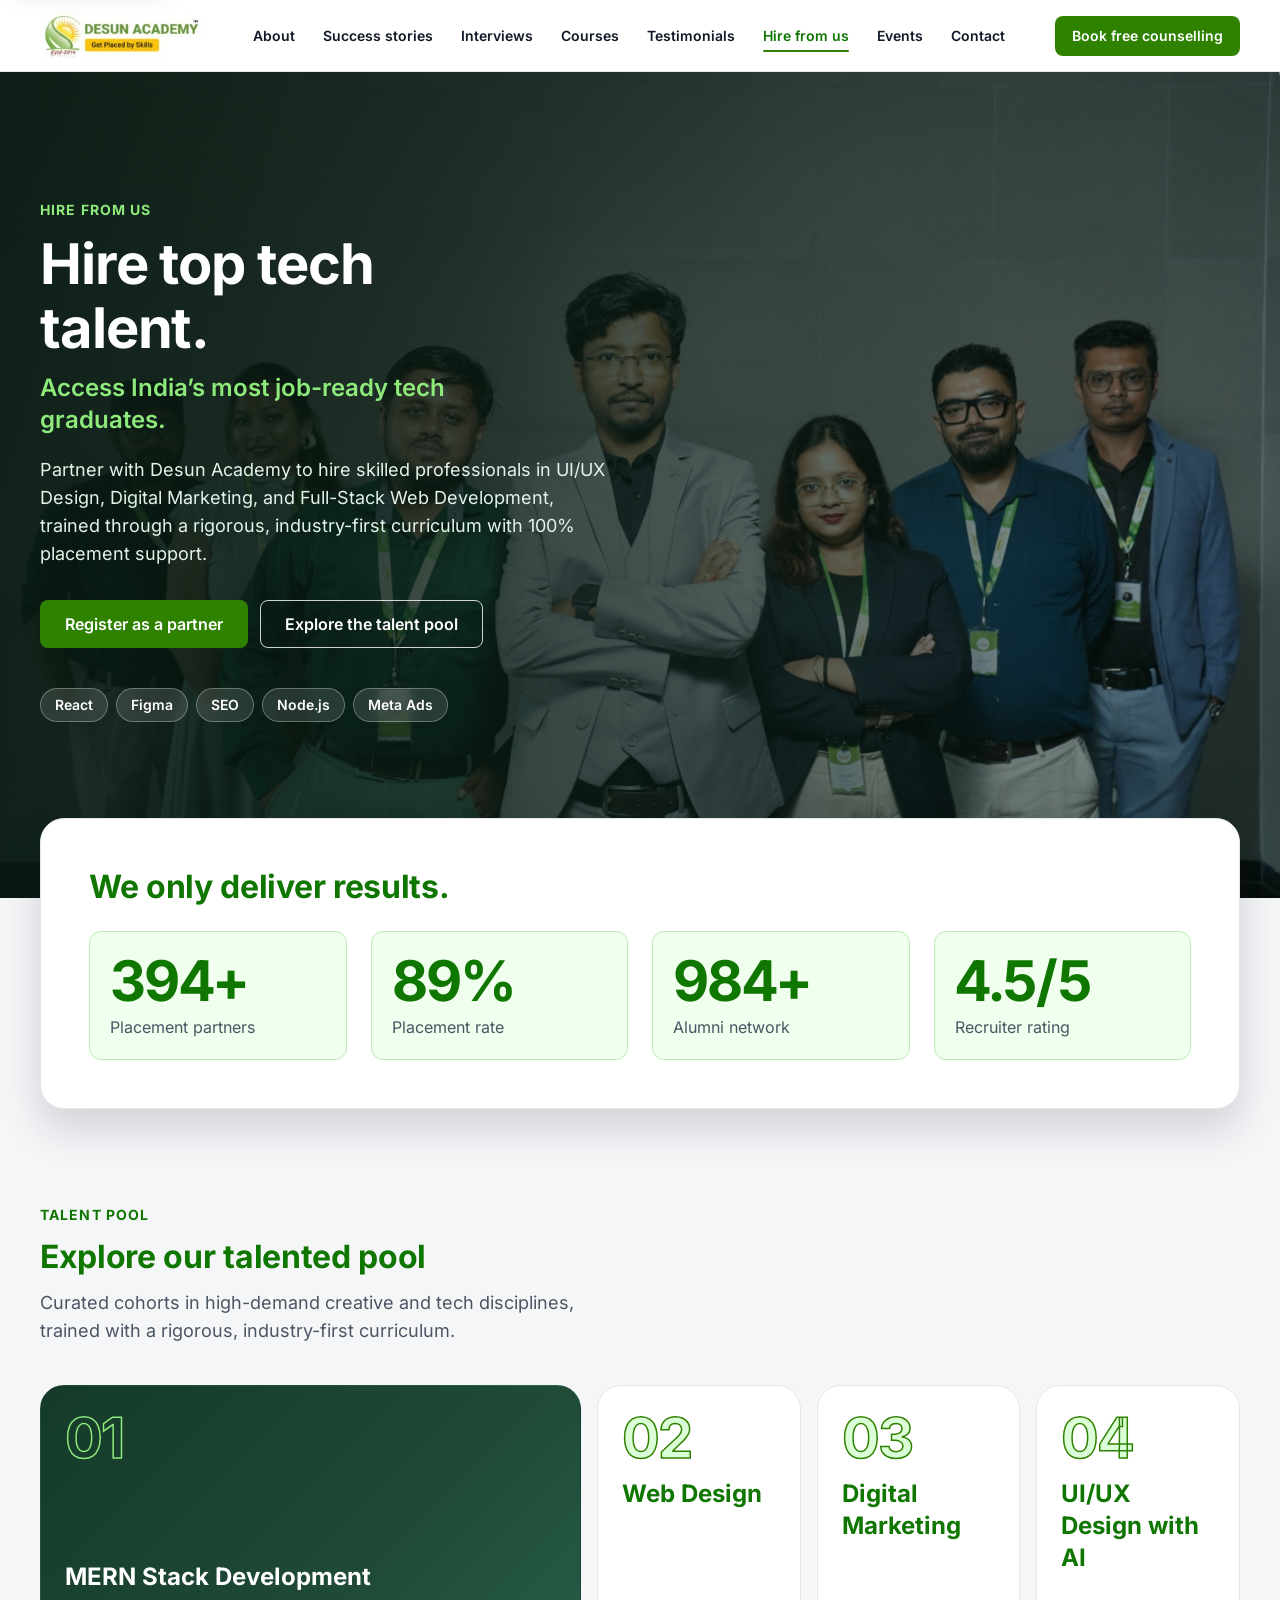
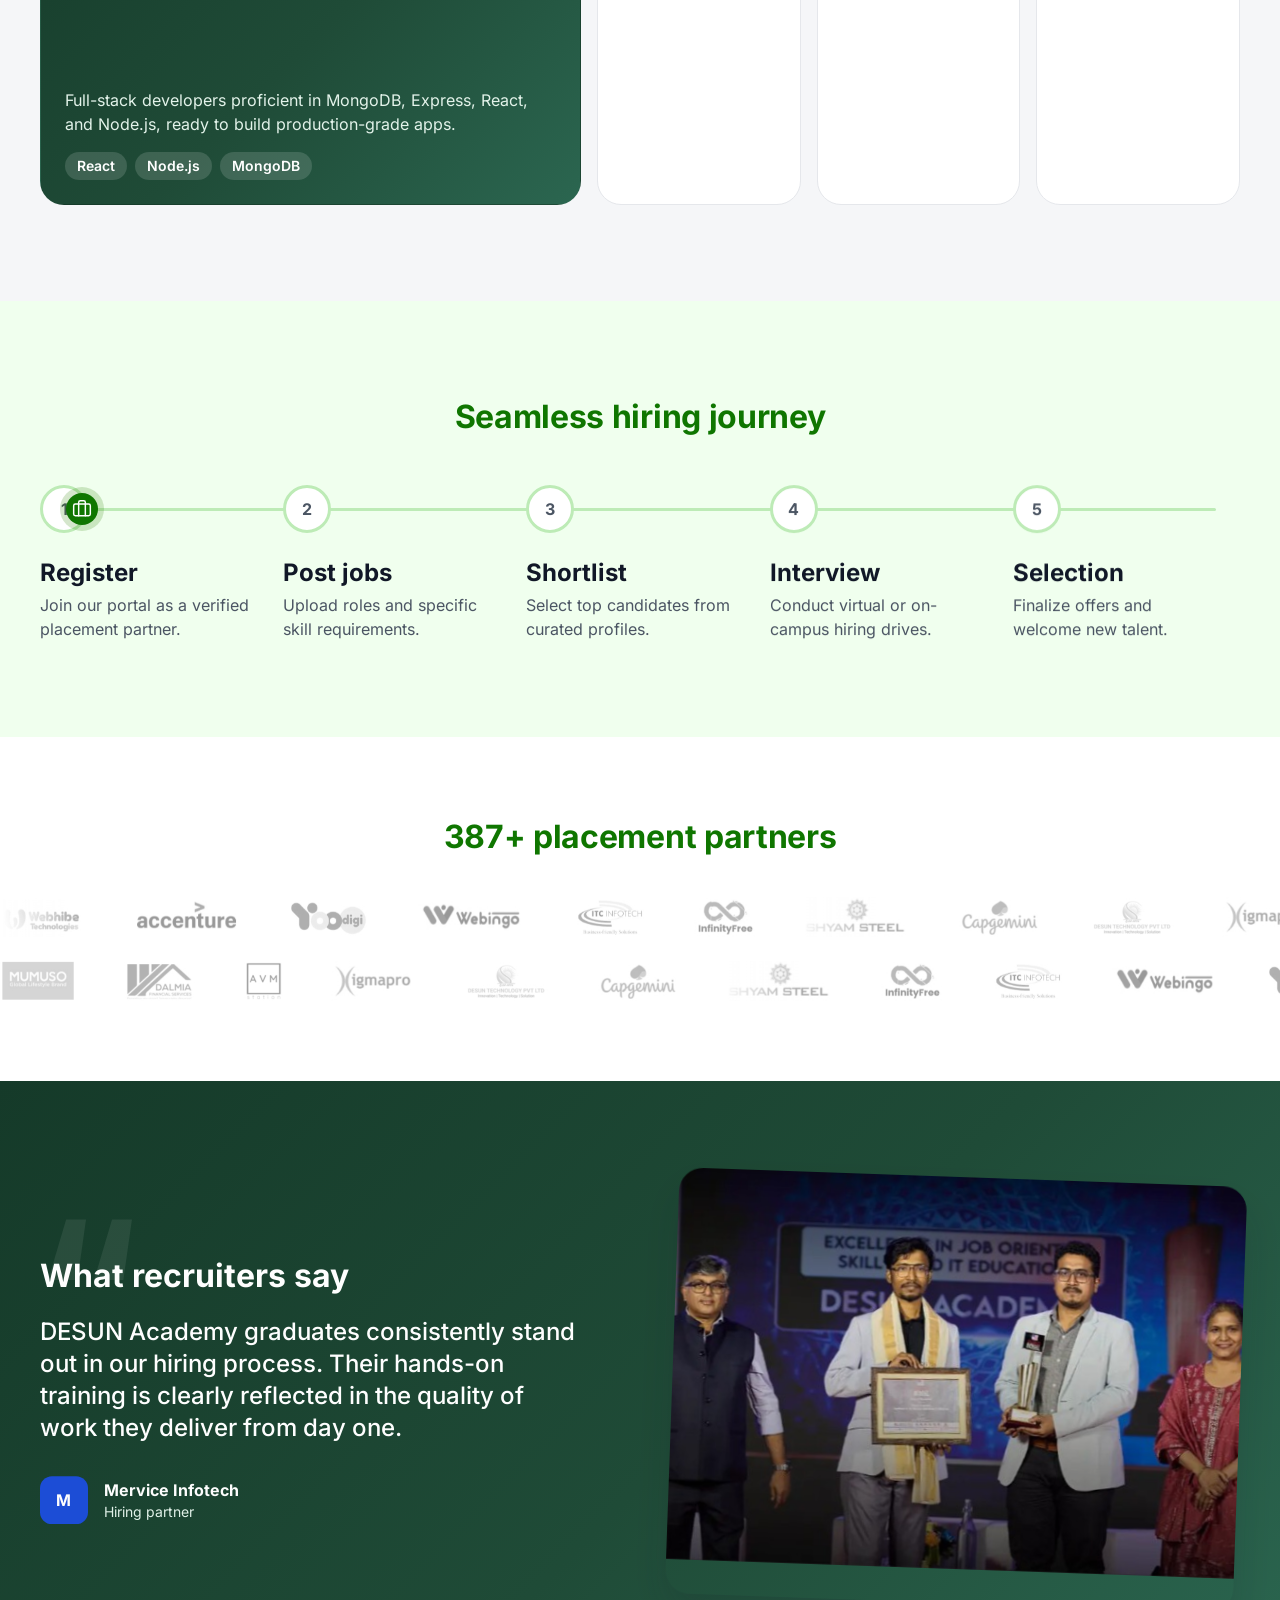
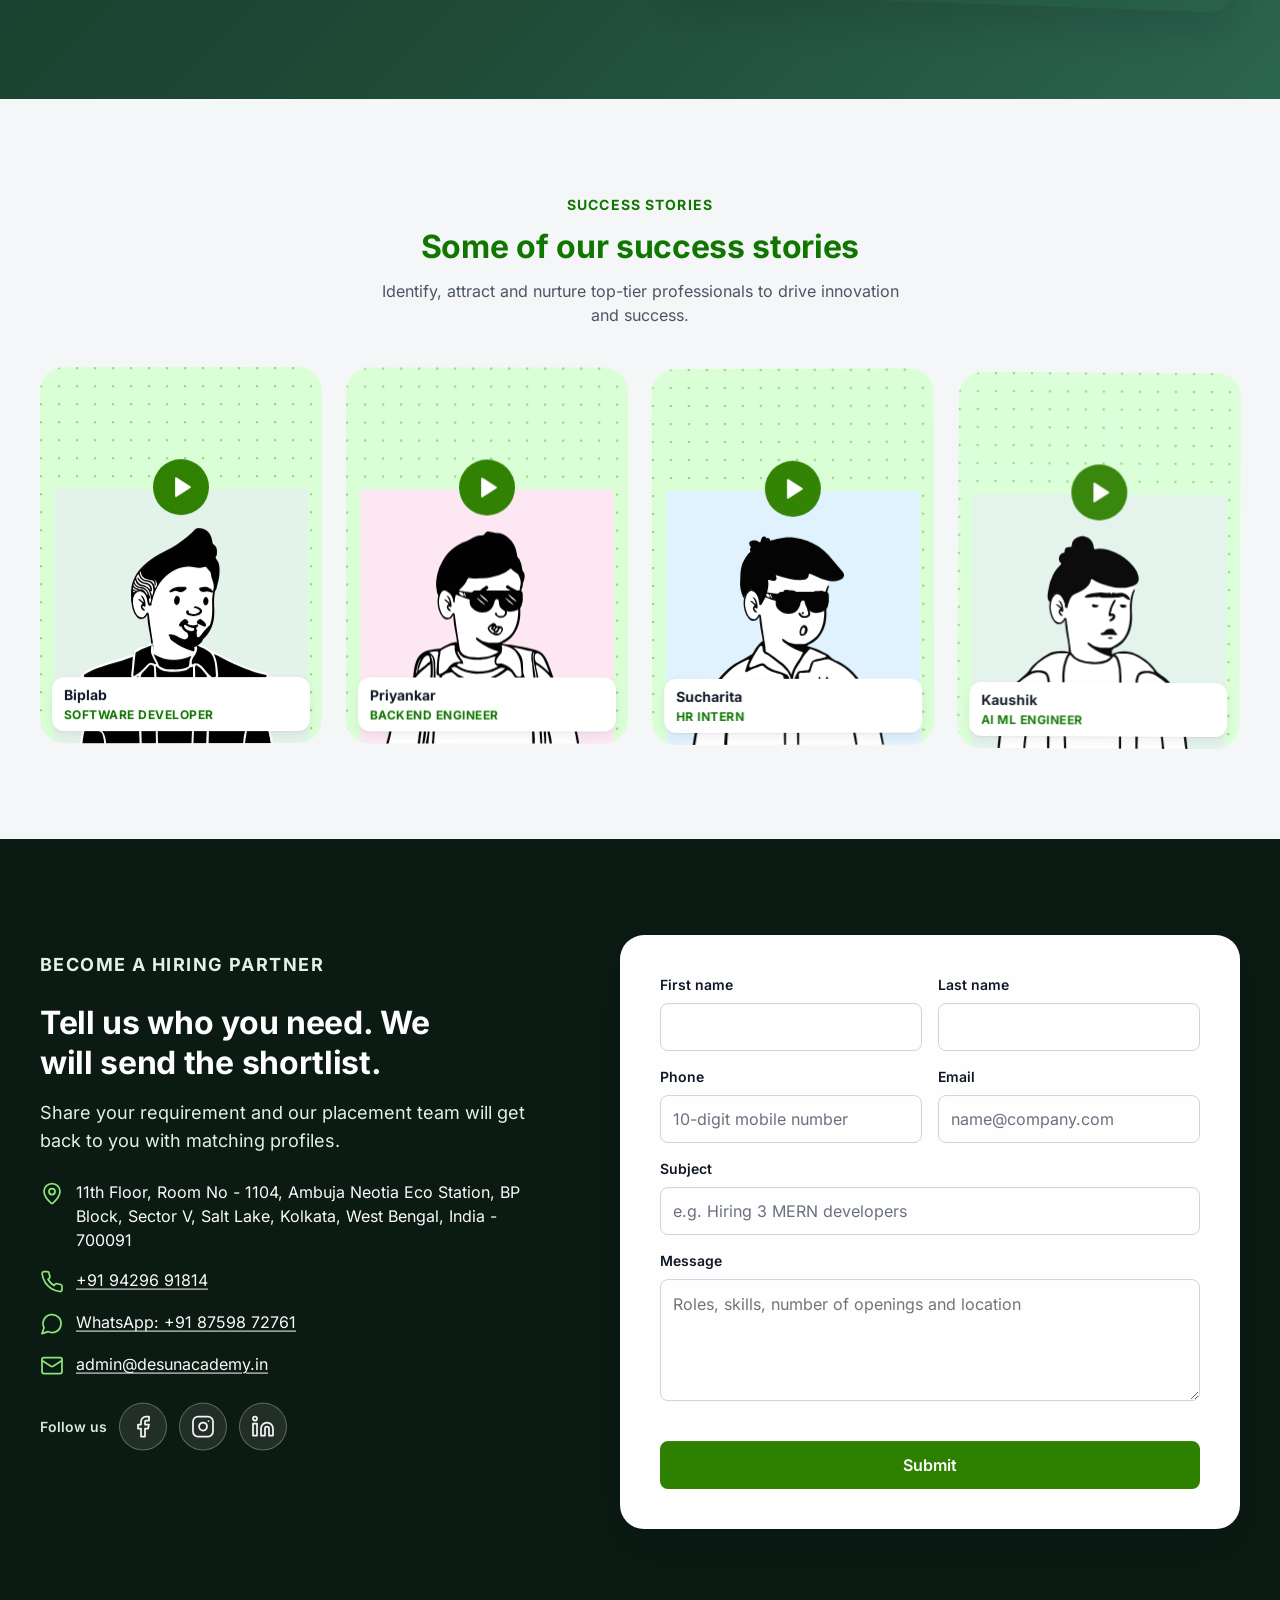
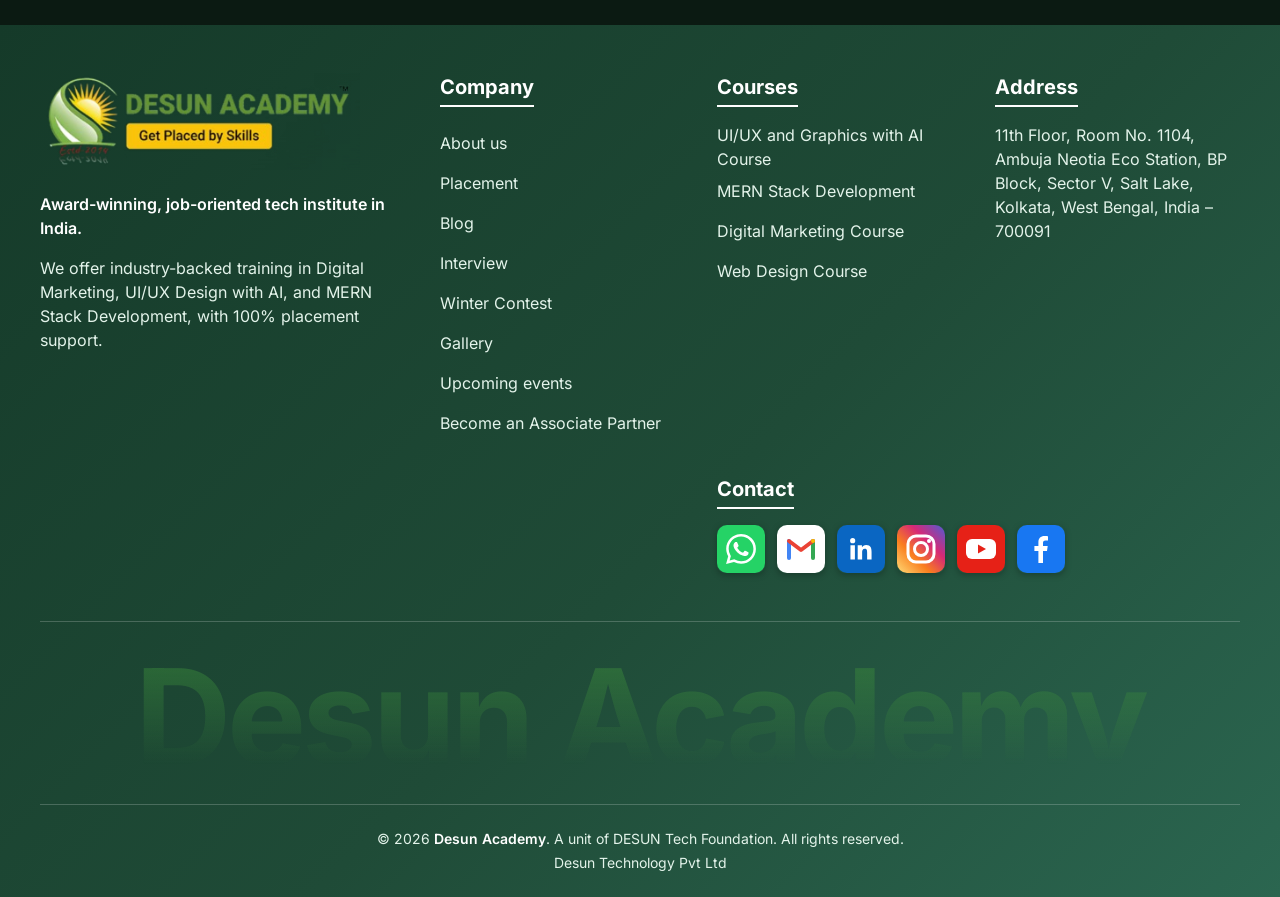
<file: site/hire.html>
<!DOCTYPE html>
<html lang="en" class="no-js">
<head>
  <meta charset="utf-8">
  <meta name="viewport" content="width=device-width, initial-scale=1">
  <title>Hire from us — Job-ready tech talent | Desun Academy</title>
  <meta name="description" content="Hire skilled UI/UX, Digital Marketing and MERN Stack professionals trained at Desun Academy with 100% placement support. Register as a hiring partner.">
  <meta name="theme-color" content="#0F7600">
  <link rel="icon" href="assets/img/logo.jpg">
  <link rel="preload" href="assets/fonts/inter-latin-wght-normal.woff2" as="font" type="font/woff2" crossorigin>
  <link rel="stylesheet" href="css/style.css">
  <link rel="stylesheet" href="css/about.css">
  <link rel="stylesheet" href="css/courses.css">
  <link rel="stylesheet" href="css/success.css">
  <link rel="stylesheet" href="css/pages2.css">
  <script>document.documentElement.classList.remove('no-js');document.documentElement.classList.add('a-js');</script>
</head>
<body class="page-about page-p2 page-hire" data-motion="custom">
<a class="skip-link" href="#main">Skip to content</a>

<!-- ======================= ICON SPRITE ======================= -->
<!-- ======================= ICON SPRITE (one library: Lucide-style outline, 1.75 stroke) ======================= -->
<svg width="0" height="0" style="position:absolute" aria-hidden="true" focusable="false">
  <defs>
    <symbol id="i-check" viewBox="0 0 24 24"><path d="M20 6 9 17l-5-5"/></symbol>
    <symbol id="i-plus" viewBox="0 0 24 24"><path d="M5 12h14"/><path d="M12 5v14"/></symbol>
    <symbol id="i-x" viewBox="0 0 24 24"><path d="M18 6 6 18"/><path d="m6 6 12 12"/></symbol>
    <symbol id="i-menu" viewBox="0 0 24 24"><line x1="4" x2="20" y1="12" y2="12"/><line x1="4" x2="20" y1="6" y2="6"/><line x1="4" x2="20" y1="18" y2="18"/></symbol>
    <symbol id="i-chev-l" viewBox="0 0 24 24"><path d="m15 18-6-6 6-6"/></symbol>
    <symbol id="i-chev-r" viewBox="0 0 24 24"><path d="m9 18 6-6-6-6"/></symbol>
    <symbol id="i-cap" viewBox="0 0 24 24"><path d="M21.42 10.922a1 1 0 0 0-.019-1.838L12.83 5.18a2 2 0 0 0-1.66 0L2.6 9.08a1 1 0 0 0 0 1.832l8.57 3.908a2 2 0 0 0 1.66 0z"/><path d="M22 10v6"/><path d="M6 12.5V16a6 3 0 0 0 12 0v-3.5"/></symbol>
    <symbol id="i-briefcase" viewBox="0 0 24 24"><path d="M16 20V4a2 2 0 0 0-2-2h-4a2 2 0 0 0-2 2v16"/><rect width="20" height="14" x="2" y="6" rx="2"/></symbol>
    <symbol id="i-repeat" viewBox="0 0 24 24"><path d="m17 2 4 4-4 4"/><path d="M3 11v-1a4 4 0 0 1 4-4h14"/><path d="m7 22-4-4 4-4"/><path d="M21 13v1a4 4 0 0 1-4 4H3"/></symbol>
    <symbol id="i-trend" viewBox="0 0 24 24"><polyline points="22 7 13.5 15.5 8.5 10.5 2 17"/><polyline points="16 7 22 7 22 13"/></symbol>
    <symbol id="i-rupee" viewBox="0 0 24 24"><path d="M6 3h12"/><path d="M6 8h12"/><path d="m6 13 8.5 8"/><path d="M6 13h3"/><path d="M9 13c6.667 0 6.667-10 0-10"/></symbol>
    <symbol id="i-vol-x" viewBox="0 0 24 24"><path d="M11 4.702a.705.705 0 0 0-1.203-.498L6.413 7.587A1.4 1.4 0 0 1 5.416 8H3a1 1 0 0 0-1 1v6a1 1 0 0 0 1 1h2.416a1.4 1.4 0 0 1 .997.413l3.383 3.384A.705.705 0 0 0 11 19.298z"/><line x1="22" x2="16" y1="9" y2="15"/><line x1="16" x2="22" y1="9" y2="15"/></symbol>
    <symbol id="i-vol-2" viewBox="0 0 24 24"><path d="M11 4.702a.705.705 0 0 0-1.203-.498L6.413 7.587A1.4 1.4 0 0 1 5.416 8H3a1 1 0 0 0-1 1v6a1 1 0 0 0 1 1h2.416a1.4 1.4 0 0 1 .997.413l3.383 3.384A.705.705 0 0 0 11 19.298z"/><path d="M16 9a5 5 0 0 1 0 6"/><path d="M19.364 18.364a9 9 0 0 0 0-12.728"/></symbol>
    <symbol id="i-pause" viewBox="0 0 24 24"><rect x="14" y="4" width="4" height="16" rx="1"/><rect x="6" y="4" width="4" height="16" rx="1"/></symbol>
    <symbol id="i-play" viewBox="0 0 24 24"><polygon points="6 3 20 12 6 21 6 3"/></symbol>
    <symbol id="i-book" viewBox="0 0 24 24"><path d="M12 7v14"/><path d="M3 18a1 1 0 0 1-1-1V4a1 1 0 0 1 1-1h5a4 4 0 0 1 4 4 4 4 0 0 1 4-4h5a1 1 0 0 1 1 1v13a1 1 0 0 1-1 1h-6a3 3 0 0 0-3 3 3 3 0 0 0-3-3z"/></symbol>
    <symbol id="i-pin" viewBox="0 0 24 24"><path d="M20 10c0 4.993-5.539 10.193-7.399 11.799a1 1 0 0 1-1.202 0C9.539 20.193 4 14.993 4 10a8 8 0 0 1 16 0"/><circle cx="12" cy="10" r="3"/></symbol>
    <symbol id="i-alert" viewBox="0 0 24 24"><circle cx="12" cy="12" r="10"/><line x1="12" x2="12" y1="8" y2="12"/><line x1="12" x2="12.01" y1="16" y2="16"/></symbol>
    <symbol id="i-lock" viewBox="0 0 24 24"><rect width="18" height="11" x="3" y="11" rx="2" ry="2"/><path d="M7 11V7a5 5 0 0 1 10 0v4"/></symbol>
    <symbol id="i-circle-check" viewBox="0 0 24 24"><circle cx="12" cy="12" r="10"/><path d="m9 12 2 2 4-4"/></symbol>
    <symbol id="i-phone" viewBox="0 0 24 24"><path d="M22 16.92v3a2 2 0 0 1-2.18 2 19.79 19.79 0 0 1-8.63-3.07 19.5 19.5 0 0 1-6-6 19.79 19.79 0 0 1-3.07-8.67A2 2 0 0 1 4.11 2h3a2 2 0 0 1 2 1.72 12.84 12.84 0 0 0 .7 2.81 2 2 0 0 1-.45 2.11L8.09 9.91a16 16 0 0 0 6 6l1.27-1.27a2 2 0 0 1 2.11-.45 12.84 12.84 0 0 0 2.81.7A2 2 0 0 1 22 16.92z"/></symbol>
    <symbol id="i-mail" viewBox="0 0 24 24"><rect width="20" height="16" x="2" y="4" rx="2"/><path d="m22 7-8.97 5.7a1.94 1.94 0 0 1-2.06 0L2 7"/></symbol>
    <symbol id="i-chat" viewBox="0 0 24 24"><path d="M7.9 20A9 9 0 1 0 4 16.1L2 22Z"/></symbol>
    <symbol id="i-instagram" viewBox="0 0 24 24"><rect width="20" height="20" x="2" y="2" rx="5" ry="5"/><path d="M16 11.37A4 4 0 1 1 12.63 8 4 4 0 0 1 16 11.37z"/><line x1="17.5" x2="17.51" y1="6.5" y2="6.5"/></symbol>
    <symbol id="i-youtube" viewBox="0 0 24 24"><path d="M2.5 17a24.12 24.12 0 0 1 0-10 2 2 0 0 1 1.4-1.4 49.56 49.56 0 0 1 16.2 0A2 2 0 0 1 21.5 7a24.12 24.12 0 0 1 0 10 2 2 0 0 1-1.4 1.4 49.55 49.55 0 0 1-16.2 0A2 2 0 0 1 2.5 17"/><path d="m10 15 5-3-5-3z"/></symbol>
    <symbol id="i-facebook" viewBox="0 0 24 24"><path d="M18 2h-3a5 5 0 0 0-5 5v3H7v4h3v8h4v-8h3l1-4h-4V7a1 1 0 0 1 1-1h3z"/></symbol>
    <symbol id="i-linkedin" viewBox="0 0 24 24"><path d="M16 8a6 6 0 0 1 6 6v7h-4v-7a2 2 0 0 0-2-2 2 2 0 0 0-2 2v7h-4v-7a6 6 0 0 1 6-6z"/><rect width="4" height="12" x="2" y="9"/><circle cx="4" cy="4" r="2"/></symbol>
  
    <symbol id="i-search" viewBox="0 0 24 24"><circle cx="11" cy="11" r="8"/><path d="m21 21-4.3-4.3"/></symbol>
    <symbol id="i-calendar" viewBox="0 0 24 24"><path d="M8 2v4"/><path d="M16 2v4"/><rect width="18" height="18" x="3" y="4" rx="2"/><path d="M3 10h18"/></symbol>
    <symbol id="i-clock" viewBox="0 0 24 24"><circle cx="12" cy="12" r="10"/><polyline points="12 6 12 12 16 14"/></symbol>
    <symbol id="i-arrow-right" viewBox="0 0 24 24"><path d="M5 12h14"/><path d="m12 5 7 7-7 7"/></symbol>
    <symbol id="i-arrow-left" viewBox="0 0 24 24"><path d="m12 19-7-7 7-7"/><path d="M19 12H5"/></symbol>
    <symbol id="i-arrow-up-right" viewBox="0 0 24 24"><path d="M7 7h10v10"/><path d="M7 17 17 7"/></symbol>
    <symbol id="i-copy" viewBox="0 0 24 24"><rect width="14" height="14" x="8" y="8" rx="2"/><path d="M4 16c-1.1 0-2-.9-2-2V4c0-1.1.9-2 2-2h10c1.1 0 2 .9 2 2"/></symbol>
    <symbol id="i-shield" viewBox="0 0 24 24"><path d="M20 13c0 5-3.5 7.5-7.66 8.95a1 1 0 0 1-.67-.01C7.5 20.5 4 18 4 13V6a1 1 0 0 1 1-1c2 0 4.5-1.2 6.24-2.72a1.17 1.17 0 0 1 1.52 0C14.51 3.81 17 5 19 5a1 1 0 0 1 1 1z"/><path d="m9 12 2 2 4-4"/></symbol>
    <symbol id="i-users" viewBox="0 0 24 24"><path d="M16 21v-2a4 4 0 0 0-4-4H6a4 4 0 0 0-4 4v2"/><circle cx="9" cy="7" r="4"/><path d="M22 21v-2a4 4 0 0 0-3-3.87"/><path d="M16 3.13a4 4 0 0 1 0 7.75"/></symbol>
    <symbol id="i-nav" viewBox="0 0 24 24"><polygon points="3 11 22 2 13 21 11 13 3 11"/></symbol>
</defs>
</svg>

<header class="site-header" id="top">
  <div class="a-progress" aria-hidden="true"></div>
  <div class="container site-header__inner">
    <a class="brand" href="index.html" aria-label="Desun Academy — home"><img src="assets/img/logo.jpg" alt="Desun Academy" width="207" height="61"></a>
    <nav class="nav" aria-label="Primary">
      <ul class="nav__list">
        <li><a class="nav__link" href="about.html">About</a></li>
        <li><a class="nav__link" href="success.html">Success stories</a></li>
        <li><a class="nav__link" href="interview.html">Interviews</a></li>
        <li><a class="nav__link" href="courses.html">Courses</a></li>
        <li><a class="nav__link" href="testimonials.html">Testimonials</a></li>
        <li><a class="nav__link is-active" href="hire.html" aria-current="page">Hire from us</a></li>
        <li><a class="nav__link" href="events.html">Events</a></li>
        <li><a class="nav__link" href="contact.html">Contact</a></li>
      </ul>
    </nav>
    <button class="btn btn--md header-cta" type="button" data-open-form="counselling">Book free counselling</button>
    <button class="menu-btn" type="button" aria-expanded="false" aria-controls="mobileNav" id="menuBtn">
      <svg class="icon icon--24" aria-hidden="true"><use href="#i-menu"/></svg><span>Menu</span>
    </button>
  </div>
  <div class="mobile-nav" id="mobileNav">
    <a class="mobile-nav__link" href="about.html">About</a>
    <a class="mobile-nav__link" href="success.html">Success stories</a>
    <a class="mobile-nav__link" href="interview.html">Interviews</a>
    <a class="mobile-nav__link" href="courses.html">Courses</a>
    <a class="mobile-nav__link" href="testimonials.html">Testimonials</a>
    <a class="mobile-nav__link is-active" href="hire.html" aria-current="page">Hire from us</a>
    <a class="mobile-nav__link" href="events.html">Events</a>
    <a class="mobile-nav__link" href="contact.html">Contact</a>
    <button class="btn btn--block" type="button" data-open-form="counselling">Book free counselling</button>
  </div>
</header>
<main id="main">
<!-- SAMPLE DATA: the four success-story cards use illustrated avatars; replace with the real portraits and video links. The recruiter quote photo is a stand-in. -->
<section class="hr-hero" aria-labelledby="hrT">
  <div class="hr-hero__bg" aria-hidden="true"><img src="assets/img/about/team-main.jpg" alt="" width="1795" height="1199" fetchpriority="high"></div>
  <div class="container hr-hero__in">
    <p class="c-kicker c-kicker--dark">Hire from us</p>
    <h1 class="display hr-hero__t" id="hrT"><span class="w"><i>Hire</i></span> <span class="w"><i>top</i></span> <span class="w"><i>tech</i></span> <span class="w"><i>talent.</i></span></h1>
    <p class="hr-hero__h"><span class="w"><i>Access</i></span> <span class="w"><i>India&rsquo;s</i></span> <span class="w"><i>most</i></span> <span class="w"><i>job-ready</i></span> <span class="w"><i>tech</i></span> <span class="w"><i>graduates.</i></span></p>
    <p class="hr-hero__p">Partner with Desun Academy to hire skilled professionals in UI/UX Design, Digital Marketing, and Full-Stack Web Development, trained through a rigorous, industry-first curriculum with 100% placement support.</p>
    <div class="hr-hero__cta"><a class="btn" href="#partner">Register as a partner</a><a class="btn btn--outline-inverse" href="#pool">Explore the talent pool</a></div>
    <ul class="hr-hero__tags" aria-hidden="true"><li>React</li><li>Figma</li><li>SEO</li><li>Node.js</li><li>Meta Ads</li></ul>
  </div>
</section>

<section class="hr-stats" aria-labelledby="hrS">
  <div class="container"><div class="hr-stats__card"><h2 class="h2" id="hrS">We only deliver results.</h2>
    <ul class="hr-stats__list">
      <li><b><span data-count="400">400</span>+</b><span>Placement partners</span></li>
      <li><b><span data-count="90">90</span>%</b><span>Placement rate</span></li>
      <li><b><span data-count="1000">1000</span>+</b><span>Alumni network</span></li>
      <li><b><span data-count="4.6" data-dec="1">4.6</span>/5</b><span>Recruiter rating</span></li>
    </ul></div></div>
</section>

<section class="hr-pool" id="pool" aria-labelledby="hrP">
  <div class="container"><p class="c-kicker">Talent pool</p><h2 class="h2" id="hrP">Explore our talented pool</h2><p class="hr-pool__p">Curated cohorts in high-demand creative and tech disciplines, trained with a rigorous, industry-first curriculum.</p>
    <div class="hr-pcs" id="hrPcs"><article class="hr-pc" tabindex="0" aria-label="MERN Stack Development"><span class="hr-pc__n" aria-hidden="true">01</span><h3 class="hr-pc__t">MERN Stack Development</h3><div class="hr-pc__b"><p>Full-stack developers proficient in MongoDB, Express, React, and Node.js, ready to build production-grade apps.</p><ul><li>React</li><li>Node.js</li><li>MongoDB</li></ul></div></article><article class="hr-pc" tabindex="0" aria-label="Web Design"><span class="hr-pc__n" aria-hidden="true">02</span><h3 class="hr-pc__t">Web Design</h3><div class="hr-pc__b"><p>Creative professionals skilled in HTML, CSS, and responsive design, delivering polished, brand-aligned websites.</p><ul><li>HTML</li><li>CSS</li><li>JavaScript & CMS</li></ul></div></article><article class="hr-pc" tabindex="0" aria-label="Digital Marketing"><span class="hr-pc__n" aria-hidden="true">03</span><h3 class="hr-pc__t">Digital Marketing</h3><div class="hr-pc__b"><p>Growth specialists trained in SEO, SEM, Meta Ads, and content strategy, focused on measurable ROI.</p><ul><li>SEO</li><li>Google Ads</li><li>Meta Ads</li></ul></div></article><article class="hr-pc" tabindex="0" aria-label="UI/UX Design with AI"><span class="hr-pc__n" aria-hidden="true">04</span><h3 class="hr-pc__t">UI/UX Design with AI</h3><div class="hr-pc__b"><p>Designers skilled in Figma, AI-assisted design tools, and user research, creating intuitive digital experiences.</p><ul><li>Figma</li><li>AI Tools</li><li>UX Research</li></ul></div></article></div></div>
</section>

<section class="hr-journey" id="journey" aria-labelledby="hrJ">
  <div class="container"><h2 class="h2 c-center" id="hrJ">Seamless hiring journey</h2>
    <div class="hr-track"><ol class="hr-steps" id="hrSteps"><li class="hr-st"><span class="hr-st__n">1</span><b>Register</b><p>Join our portal as a verified placement partner.</p></li><li class="hr-st"><span class="hr-st__n">2</span><b>Post jobs</b><p>Upload roles and specific skill requirements.</p></li><li class="hr-st"><span class="hr-st__n">3</span><b>Shortlist</b><p>Select top candidates from curated profiles.</p></li><li class="hr-st"><span class="hr-st__n">4</span><b>Interview</b><p>Conduct virtual or on-campus hiring drives.</p></li><li class="hr-st"><span class="hr-st__n">5</span><b>Selection</b><p>Finalize offers and welcome new talent.</p></li></ol><span class="hr-token" id="hrToken" aria-hidden="true"><svg class="icon icon--20"><use href="#i-briefcase"/></svg></span></div></div>
</section>

<section class="hr-partners" aria-labelledby="hrPart">
  <div class="container"><h2 class="h2 c-center" id="hrPart"><span data-count="400">400</span>+ placement partners</h2></div>
  <div class="hr-mq" aria-hidden="true"><ul class="hr-mq__row"><li><img src="assets/img/partner-webhibe.png" alt="Webhibe Technologies" height="40" loading="lazy"></li><li><img src="assets/img/partner-accenture.png" alt="Accenture" height="40" loading="lazy"></li><li><img src="assets/img/partner-yoodigi.png" alt="Yoodigi" height="40" loading="lazy"></li><li><img src="assets/img/partner-webingo.png" alt="Webingo" height="40" loading="lazy"></li><li><img src="assets/img/partner-itc.png" alt="ITC Infotech" height="40" loading="lazy"></li><li><img src="assets/img/partner-infinityfree.png" alt="InfinityFree" height="40" loading="lazy"></li><li><img src="assets/img/partner-shyamsteel.png" alt="Shyam Steel" height="40" loading="lazy"></li><li><img src="assets/img/partner-capgemini.png" alt="Capgemini" height="40" loading="lazy"></li><li><img src="assets/img/partner-desuntech.png" alt="Desun Technology" height="40" loading="lazy"></li><li><img src="assets/img/partner-sigmapro.png" alt="Sigmapro" height="40" loading="lazy"></li><li><img src="assets/img/partner-avm.png" alt="AVM" height="40" loading="lazy"></li><li><img src="assets/img/partner-dalmia.png" alt="Dalmia Financial Services" height="40" loading="lazy"></li><li><img src="assets/img/partner-mumuso.png" alt="Mumuso" height="40" loading="lazy"></li><li><img src="assets/img/partner-webhibe.png" alt="Webhibe Technologies" height="40" loading="lazy"></li><li><img src="assets/img/partner-accenture.png" alt="Accenture" height="40" loading="lazy"></li><li><img src="assets/img/partner-yoodigi.png" alt="Yoodigi" height="40" loading="lazy"></li><li><img src="assets/img/partner-webingo.png" alt="Webingo" height="40" loading="lazy"></li><li><img src="assets/img/partner-itc.png" alt="ITC Infotech" height="40" loading="lazy"></li><li><img src="assets/img/partner-infinityfree.png" alt="InfinityFree" height="40" loading="lazy"></li><li><img src="assets/img/partner-shyamsteel.png" alt="Shyam Steel" height="40" loading="lazy"></li><li><img src="assets/img/partner-capgemini.png" alt="Capgemini" height="40" loading="lazy"></li><li><img src="assets/img/partner-desuntech.png" alt="Desun Technology" height="40" loading="lazy"></li><li><img src="assets/img/partner-sigmapro.png" alt="Sigmapro" height="40" loading="lazy"></li><li><img src="assets/img/partner-avm.png" alt="AVM" height="40" loading="lazy"></li><li><img src="assets/img/partner-dalmia.png" alt="Dalmia Financial Services" height="40" loading="lazy"></li><li><img src="assets/img/partner-mumuso.png" alt="Mumuso" height="40" loading="lazy"></li></ul><ul class="hr-mq__row hr-mq__row--r"><li><img src="assets/img/partner-mumuso.png" alt="" height="40" loading="lazy"></li><li><img src="assets/img/partner-dalmia.png" alt="" height="40" loading="lazy"></li><li><img src="assets/img/partner-avm.png" alt="" height="40" loading="lazy"></li><li><img src="assets/img/partner-sigmapro.png" alt="" height="40" loading="lazy"></li><li><img src="assets/img/partner-desuntech.png" alt="" height="40" loading="lazy"></li><li><img src="assets/img/partner-capgemini.png" alt="" height="40" loading="lazy"></li><li><img src="assets/img/partner-shyamsteel.png" alt="" height="40" loading="lazy"></li><li><img src="assets/img/partner-infinityfree.png" alt="" height="40" loading="lazy"></li><li><img src="assets/img/partner-itc.png" alt="" height="40" loading="lazy"></li><li><img src="assets/img/partner-webingo.png" alt="" height="40" loading="lazy"></li><li><img src="assets/img/partner-yoodigi.png" alt="" height="40" loading="lazy"></li><li><img src="assets/img/partner-accenture.png" alt="" height="40" loading="lazy"></li><li><img src="assets/img/partner-webhibe.png" alt="" height="40" loading="lazy"></li><li><img src="assets/img/partner-mumuso.png" alt="" height="40" loading="lazy"></li><li><img src="assets/img/partner-dalmia.png" alt="" height="40" loading="lazy"></li><li><img src="assets/img/partner-avm.png" alt="" height="40" loading="lazy"></li><li><img src="assets/img/partner-sigmapro.png" alt="" height="40" loading="lazy"></li><li><img src="assets/img/partner-desuntech.png" alt="" height="40" loading="lazy"></li><li><img src="assets/img/partner-capgemini.png" alt="" height="40" loading="lazy"></li><li><img src="assets/img/partner-shyamsteel.png" alt="" height="40" loading="lazy"></li><li><img src="assets/img/partner-infinityfree.png" alt="" height="40" loading="lazy"></li><li><img src="assets/img/partner-itc.png" alt="" height="40" loading="lazy"></li><li><img src="assets/img/partner-webingo.png" alt="" height="40" loading="lazy"></li><li><img src="assets/img/partner-yoodigi.png" alt="" height="40" loading="lazy"></li><li><img src="assets/img/partner-accenture.png" alt="" height="40" loading="lazy"></li><li><img src="assets/img/partner-webhibe.png" alt="" height="40" loading="lazy"></li></ul></div>
</section>

<section class="hr-quote on-dark" aria-labelledby="hrQ">
  <div class="container hr-quote__grid">
    <figure class="hr-quote__f"><span class="hr-quote__mark" aria-hidden="true">&ldquo;</span><h2 class="hr-quote__h" id="hrQ">What recruiters say</h2>
      <blockquote><p>DESUN Academy graduates consistently stand out in our hiring process. Their hands-on training is clearly reflected in the quality of work they deliver from day one.</p></blockquote>
      <figcaption><span class="jb-mono" style="--c:#1D4ED8" aria-hidden="true">M</span><span><b>Mervice Infotech</b><small>Hiring partner</small></span></figcaption></figure>
    <div class="hr-quote__img"><img src="assets/img/about/award-2.jpg" alt="Desun Academy team receiving an award on stage" width="760" height="451" loading="lazy"></div>
  </div>
</section>

<section class="hr-stories" aria-labelledby="hrSt">
  <div class="container"><p class="c-kicker c-center-k">Success stories</p><h2 class="h2 c-center" id="hrSt">Some of our success stories</h2><p class="hr-stories__p c-center">Identify, attract and nurture top-tier professionals to drive innovation and success.</p>
    <ul class="hr-scs"><li class="hr-sc"><button type="button" class="hr-sc__b" data-video="" data-title="Biplab, Software Developer" aria-label="Play Biplab&rsquo;s story, Software Developer"><img src="assets/img/people/s-03.svg" alt="" width="240" height="240" loading="lazy"><span class="hr-sc__play" aria-hidden="true"><svg class="icon icon--24"><use href="#i-play"/></svg></span><span class="hr-sc__tag"><b>Biplab</b><small>Software Developer</small></span></button></li><li class="hr-sc"><button type="button" class="hr-sc__b" data-video="" data-title="Priyankar, Backend Engineer" aria-label="Play Priyankar&rsquo;s story, Backend Engineer"><img src="assets/img/people/s-07.svg" alt="" width="240" height="240" loading="lazy"><span class="hr-sc__play" aria-hidden="true"><svg class="icon icon--24"><use href="#i-play"/></svg></span><span class="hr-sc__tag"><b>Priyankar</b><small>Backend Engineer</small></span></button></li><li class="hr-sc"><button type="button" class="hr-sc__b" data-video="" data-title="Sucharita, HR Intern" aria-label="Play Sucharita&rsquo;s story, HR Intern"><img src="assets/img/people/s-14.svg" alt="" width="240" height="240" loading="lazy"><span class="hr-sc__play" aria-hidden="true"><svg class="icon icon--24"><use href="#i-play"/></svg></span><span class="hr-sc__tag"><b>Sucharita</b><small>HR Intern</small></span></button></li><li class="hr-sc"><button type="button" class="hr-sc__b" data-video="" data-title="Kaushik, AI ML Engineer" aria-label="Play Kaushik&rsquo;s story, AI ML Engineer"><img src="assets/img/people/s-11.svg" alt="" width="240" height="240" loading="lazy"><span class="hr-sc__play" aria-hidden="true"><svg class="icon icon--24"><use href="#i-play"/></svg></span><span class="hr-sc__tag"><b>Kaushik</b><small>AI ML Engineer</small></span></button></li></ul></div>
</section>

<section class="hr-form on-dark" id="partner" aria-labelledby="hrF">
  <div class="container hr-form__grid">
    <div class="hr-form__copy"><p class="c-kicker c-kicker--dark">Become a hiring partner</p><h2 class="h2" id="hrF">Tell us who you need. We will send the shortlist.</h2>
      <p>Share your requirement and our placement team will get back to you with matching profiles.</p>
      <ul class="hr-info"><li><svg class="icon icon--24" aria-hidden="true"><use href="#i-pin"/></svg><span>11th Floor, Room No - 1104, Ambuja Neotia Eco Station, BP Block, Sector V, Salt Lake, Kolkata, West Bengal, India - 700091</span></li><li><svg class="icon icon--24" aria-hidden="true"><use href="#i-phone"/></svg><a href="tel:+919429691814">+91 94296 91814</a></li><li><svg class="icon icon--24" aria-hidden="true"><use href="#i-chat"/></svg><a href="https://wa.me/918759872761" target="_blank" rel="noopener">WhatsApp: +91 87598 72761</a></li><li><svg class="icon icon--24" aria-hidden="true"><use href="#i-mail"/></svg><a href="mailto:admin@desunacademy.in">admin@desunacademy.in</a></li></ul>
      <div class="ct-map__soc"><span>Follow us</span><a class="icon-btn" href="#" aria-label="Facebook"><svg class="icon icon--24" aria-hidden="true"><use href="#i-facebook"/></svg></a><a class="icon-btn" href="#" aria-label="Instagram"><svg class="icon icon--24" aria-hidden="true"><use href="#i-instagram"/></svg></a><a class="icon-btn" href="#" aria-label="LinkedIn"><svg class="icon icon--24" aria-hidden="true"><use href="#i-linkedin"/></svg></a></div></div>
    <div class="ct-card hr-form__card">
      <form id="hrForm" novalidate>
        <div class="hr-form__row"><div class="field"><label for="first">First name</label><input id="first" name="first" type="text" placeholder="" required autocomplete="given-name"><p class="field__error"><svg class="icon icon--16" aria-hidden="true"><use href="#i-alert"/></svg><span>This field is required</span></p></div><div class="field"><label for="last">Last name</label><input id="last" name="last" type="text" placeholder="" required autocomplete="family-name"><p class="field__error"><svg class="icon icon--16" aria-hidden="true"><use href="#i-alert"/></svg><span>This field is required</span></p></div></div>
        <div class="hr-form__row"><div class="field"><label for="phone">Phone</label><input id="phone" name="phone" type="tel" placeholder="10-digit mobile number" required autocomplete="tel-national" inputmode="numeric"><p class="field__error"><svg class="icon icon--16" aria-hidden="true"><use href="#i-alert"/></svg><span>Enter a valid phone</span></p></div><div class="field"><label for="email">Email</label><input id="email" name="email" type="email" placeholder="name@company.com" required autocomplete="email"><p class="field__error"><svg class="icon icon--16" aria-hidden="true"><use href="#i-alert"/></svg><span>Enter a valid email</span></p></div></div>
        <div class="field"><label for="subject">Subject</label><input id="subject" name="subject" type="text" placeholder="e.g. Hiring 3 MERN developers" required><p class="field__error"><svg class="icon icon--16" aria-hidden="true"><use href="#i-alert"/></svg><span>This field is required</span></p></div>
        <div class="field"><label for="msg">Message</label><textarea id="msg" name="message" rows="4" required placeholder="Roles, skills, number of openings and location"></textarea><p class="field__error"><svg class="icon icon--16" aria-hidden="true"><use href="#i-alert"/></svg><span>This field is required</span></p></div>
        <div class="ct-actions"><button class="btn btn--block" type="submit">Submit</button></div>
      </form>
      <div class="ct-ok" id="hrOk" role="status" hidden><span class="icon-circle"><svg class="icon" aria-hidden="true"><use href="#i-circle-check"/></svg></span><h3>Thank you</h3><p>We have received your requirement. Our placement team will contact you soon.</p></div>
    </div>
  </div>
</section>
</main>

<footer class="site-footer">
  <div class="container">
    <div class="footer-grid">
      <div class="footer-brand">
        <a class="footer-logo" href="#top" aria-label="Desun Academy, back to top"><img src="assets/img/logo-footer.png" alt="Desun Academy, get placed by skills" width="364" height="110"></a>
        <p class="footer-about"><strong>Award-winning, job-oriented tech institute in India.</strong></p>
        <p class="footer-about">We offer industry-backed training in Digital Marketing, UI/UX Design with AI, and MERN Stack Development, with 100% placement support.</p>
      </div>
      <nav class="footer-col" aria-label="Company">
        <h3>Company</h3>
        <ul>
          <li><a href="about.html">About us</a></li>
          <li><a href="success.html">Placement</a></li>
          <li><a href="blog.html">Blog</a></li>
          <li><a href="interview.html">Interview</a></li>
          <li><a href="winter-contest.html">Winter Contest</a></li>
          <li><a href="gallery.html">Gallery</a></li>
          <li><a href="events.html">Upcoming events</a></li>
          <li><a href="partner.html">Become an Associate Partner</a></li>
        </ul>
      </nav>
      <div class="footer-col">
        <nav aria-label="Courses">
          <h3>Courses</h3>
          <ul>
            <li><a href="courses.html">UI/UX and Graphics with AI Course</a></li>
            <li><a href="index.html#programs">MERN Stack Development</a></li>
            <li><a href="index.html#programs">Digital Marketing Course</a></li>
            <li><a href="index.html#programs">Web Design Course</a></li>
          </ul>
        </nav>
      </div>
      <div class="footer-col footer-contact">
        <h3>Contact</h3>
        <!-- Social URLs are placeholders (the design shows icons only). -->
        <div class="socials"><a href="#" aria-label="WhatsApp" id="soWhatsapp"><svg viewBox="0 0 48 48" width="48" height="48" aria-hidden="true"><rect width="48" height="48" rx="10" fill="#25D366"/><g transform="translate(9 9) scale(1.25)" fill="#fff"><path d="M17.47 14.38c-.3-.15-1.76-.87-2.03-.97-.27-.1-.47-.15-.67.15-.2.3-.77.97-.94 1.17-.17.2-.35.22-.65.07-.3-.15-1.26-.46-2.39-1.48-.88-.79-1.48-1.76-1.65-2.06-.17-.3-.02-.46.13-.6.13-.13.3-.35.45-.52.15-.17.2-.3.3-.5.1-.2.05-.37-.03-.52-.07-.15-.67-1.61-.92-2.2-.24-.58-.49-.5-.67-.51h-.57c-.2 0-.52.07-.8.37-.27.3-1.04 1.02-1.04 2.48s1.07 2.88 1.21 3.07c.15.2 2.1 3.2 5.08 4.49.71.3 1.26.49 1.69.63.71.23 1.36.2 1.87.12.57-.09 1.76-.72 2-1.41.25-.7.25-1.29.17-1.41-.07-.12-.27-.2-.57-.35M12.05 21.78h-.01a9.87 9.87 0 0 1-5.03-1.38l-.36-.21-3.74.98 1-3.65-.24-.37a9.86 9.86 0 0 1-1.51-5.26c0-5.45 4.44-9.88 9.89-9.88 2.64 0 5.12 1.03 6.99 2.9a9.83 9.83 0 0 1 2.89 6.99c0 5.45-4.44 9.88-9.88 9.88M20.46 3.49A11.82 11.82 0 0 0 12.05 0C5.5 0 .16 5.34.16 11.89c0 2.1.55 4.14 1.59 5.95L.06 24l6.3-1.65a11.88 11.88 0 0 0 5.68 1.45h.01c6.55 0 11.89-5.34 11.89-11.89 0-3.18-1.24-6.17-3.48-8.42"/></g></svg></a><a href="#" aria-label="Email" id="soMail"><svg viewBox="0 0 48 48" width="48" height="48" aria-hidden="true"><rect width="48" height="48" rx="10" fill="#fff"/><g fill="none" stroke-linecap="round" stroke-linejoin="round"><path d="M12 33V16" stroke="#4285F4" stroke-width="4"/><path d="M36 33V16" stroke="#34A853" stroke-width="4"/><path d="M12 16l12 9 12-9" stroke="#EA4335" stroke-width="4"/><path d="M36 16v0" stroke="#FBBC04" stroke-width="4"/></g></svg></a><a href="#" aria-label="LinkedIn"><svg viewBox="0 0 48 48" width="48" height="48" aria-hidden="true"><rect width="48" height="48" rx="10" fill="#0A66C2"/><g transform="translate(9 9) scale(1.25)" fill="#fff"><path d="M20.45 20.45h-3.55v-5.57c0-1.33-.03-3.04-1.85-3.04-1.85 0-2.14 1.45-2.14 2.94v5.67H9.35V9h3.41v1.56h.05c.48-.9 1.64-1.85 3.37-1.85 3.6 0 4.27 2.37 4.27 5.46v6.28zM5.34 7.43a2.06 2.06 0 1 1 0-4.13 2.06 2.06 0 0 1 0 4.13zm1.78 13.02H3.56V9h3.56v11.45z"/></g></svg></a><a href="#" aria-label="Instagram"><svg viewBox="0 0 48 48" width="48" height="48" aria-hidden="true"><defs><linearGradient id="igg" x1="0" y1="1" x2="1" y2="0"><stop offset="0" stop-color="#FEDA75"/><stop offset=".35" stop-color="#FA7E1E"/><stop offset=".65" stop-color="#D62976"/><stop offset="1" stop-color="#4F5BD5"/></linearGradient></defs><rect width="48" height="48" rx="10" fill="url(#igg)"/><g fill="none" stroke="#fff" stroke-width="3"><rect x="11" y="11" width="26" height="26" rx="8"/><circle cx="24" cy="24" r="6.5"/></g><circle cx="32" cy="16" r="2" fill="#fff"/></svg></a><a href="#" aria-label="YouTube"><svg viewBox="0 0 48 48" width="48" height="48" aria-hidden="true"><rect width="48" height="48" rx="10" fill="#E62117"/><rect x="9" y="14" width="30" height="20" rx="6" fill="#fff"/><path d="M21 19.5v9l8-4.5z" fill="#E62117"/></svg></a><a href="#" aria-label="Facebook"><svg viewBox="0 0 48 48" width="48" height="48" aria-hidden="true"><rect width="48" height="48" rx="10" fill="#1877F2"/><path d="M26 38V26h4l.7-5H26v-3c0-1.4.5-2.4 2.5-2.4H31v-4.4c-.4 0-1.9-.2-3.6-.2-3.6 0-6 2.2-6 6.2V21h-4v5h4v12h4.6z" fill="#fff"/></svg></a></div>
      </div>
      <div class="footer-col">
        <h3>Address</h3>
        <address>11th Floor, Room No. 1104, Ambuja Neotia Eco Station, BP Block, Sector V, Salt Lake, Kolkata, West Bengal, India &ndash; 700091</address>
      </div>
    </div>
    <div class="footer-wordmark" aria-hidden="true">Desun Academy</div>
    <div class="footer-bottom">
      <p>&copy; <span id="year">2026</span> <strong>Desun Academy</strong>. A unit of DESUN Tech Foundation. All rights reserved.</p>
      <p>Desun Technology Pvt Ltd</p>
    </div>
  </div>
</footer>

<!-- ======================= COUNSELLING MODAL ======================= -->
<dialog class="modal" id="formModal" aria-labelledby="formTitle">
  <div class="modal__inner">
    <div class="modal__head">
      <div>
        <h2 class="modal__title" id="formTitle">Book a free counselling session</h2>
        <p class="modal__desc" id="formDesc">Share your details and a counsellor will call you to plan your career path.</p>
      </div>
      <button class="modal__close" type="button" data-close-form aria-label="Close"><svg class="icon icon--24" aria-hidden="true"><use href="#i-x"/></svg></button>
    </div>

    <form class="modal__form" id="counsellingForm" novalidate>
      <div class="form-grid">
        <div class="field">
          <label for="fName">Full name</label>
          <input id="fName" name="name" type="text" autocomplete="name" placeholder="e.g. Riya Sen" required aria-describedby="eName">
          <p class="field__error" id="eName"><svg class="icon icon--16" aria-hidden="true"><use href="#i-alert"/></svg><span>Enter your full name</span></p>
        </div>
        <div class="field">
          <label for="fPhone">Mobile number</label>
          <input id="fPhone" name="phone" type="tel" inputmode="numeric" autocomplete="tel-national" placeholder="10-digit mobile number" required aria-describedby="ePhone">
          <p class="field__error" id="ePhone"><svg class="icon icon--16" aria-hidden="true"><use href="#i-alert"/></svg><span>Enter a 10-digit mobile number</span></p>
        </div>
        <div class="field">
          <label for="fEmail">Email <span class="opt">(optional)</span></label>
          <input id="fEmail" name="email" type="email" autocomplete="email" placeholder="name@example.com" aria-describedby="eEmail">
          <p class="field__error" id="eEmail"><svg class="icon icon--16" aria-hidden="true"><use href="#i-alert"/></svg><span>Enter a valid email address, like name@example.com</span></p>
        </div>
        <div class="field">
          <label for="fProgram">Program you&rsquo;re interested in</label>
          <select id="fProgram" name="program" required aria-describedby="eProgram"></select>
          <p class="field__error" id="eProgram"><svg class="icon icon--16" aria-hidden="true"><use href="#i-alert"/></svg><span>Choose a program</span></p>
        </div>
      </div>
      <div class="modal__actions">
        <button class="btn btn--block" type="submit" id="formSubmit"><span class="btn__label">Book free session</span></button>
        <button class="btn btn--text btn--block" type="button" data-close-form>Cancel</button>
      </div>
    </form>

    <div class="modal__success" id="formSuccess" role="status">
      <span class="icon-circle"><svg class="icon" aria-hidden="true"><use href="#i-circle-check"/></svg></span>
      <h2 class="modal__title" id="successTitleModal">Thank you</h2>
      <p class="modal__desc" id="successDesc"></p>
      <button class="btn btn--block" type="button" data-close-form id="successClose">Done</button>
    </div>
  </div>
</dialog>

<script src="assets/js/vendor/gsap.min.js"></script>
<script src="assets/js/vendor/ScrollTrigger.min.js"></script>
<script src="js/script.js" defer></script>
<script src="js/coverflow.js" defer></script>
<script src="js/video.js" defer></script>
<script src="js/p2form.js" defer></script>
<script src="js/hire.js" defer></script>
</body>
</html>
</file>
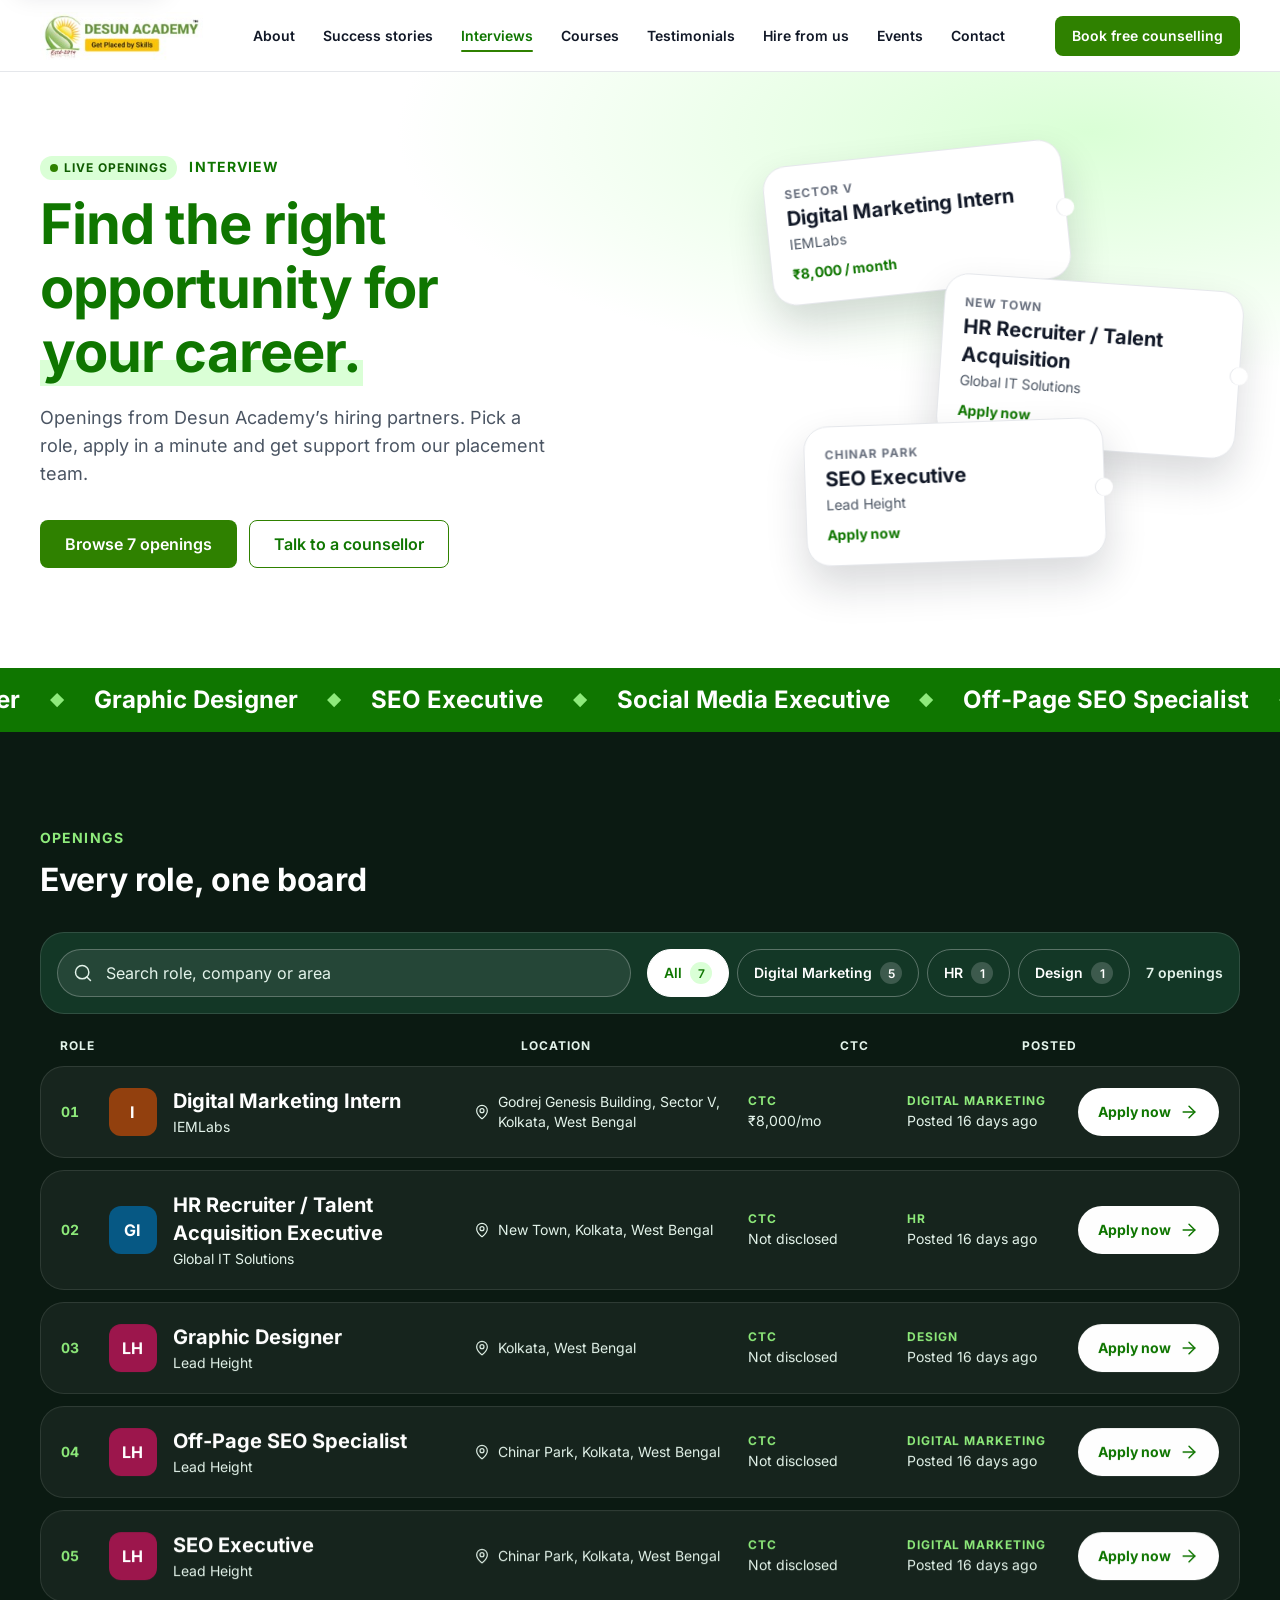
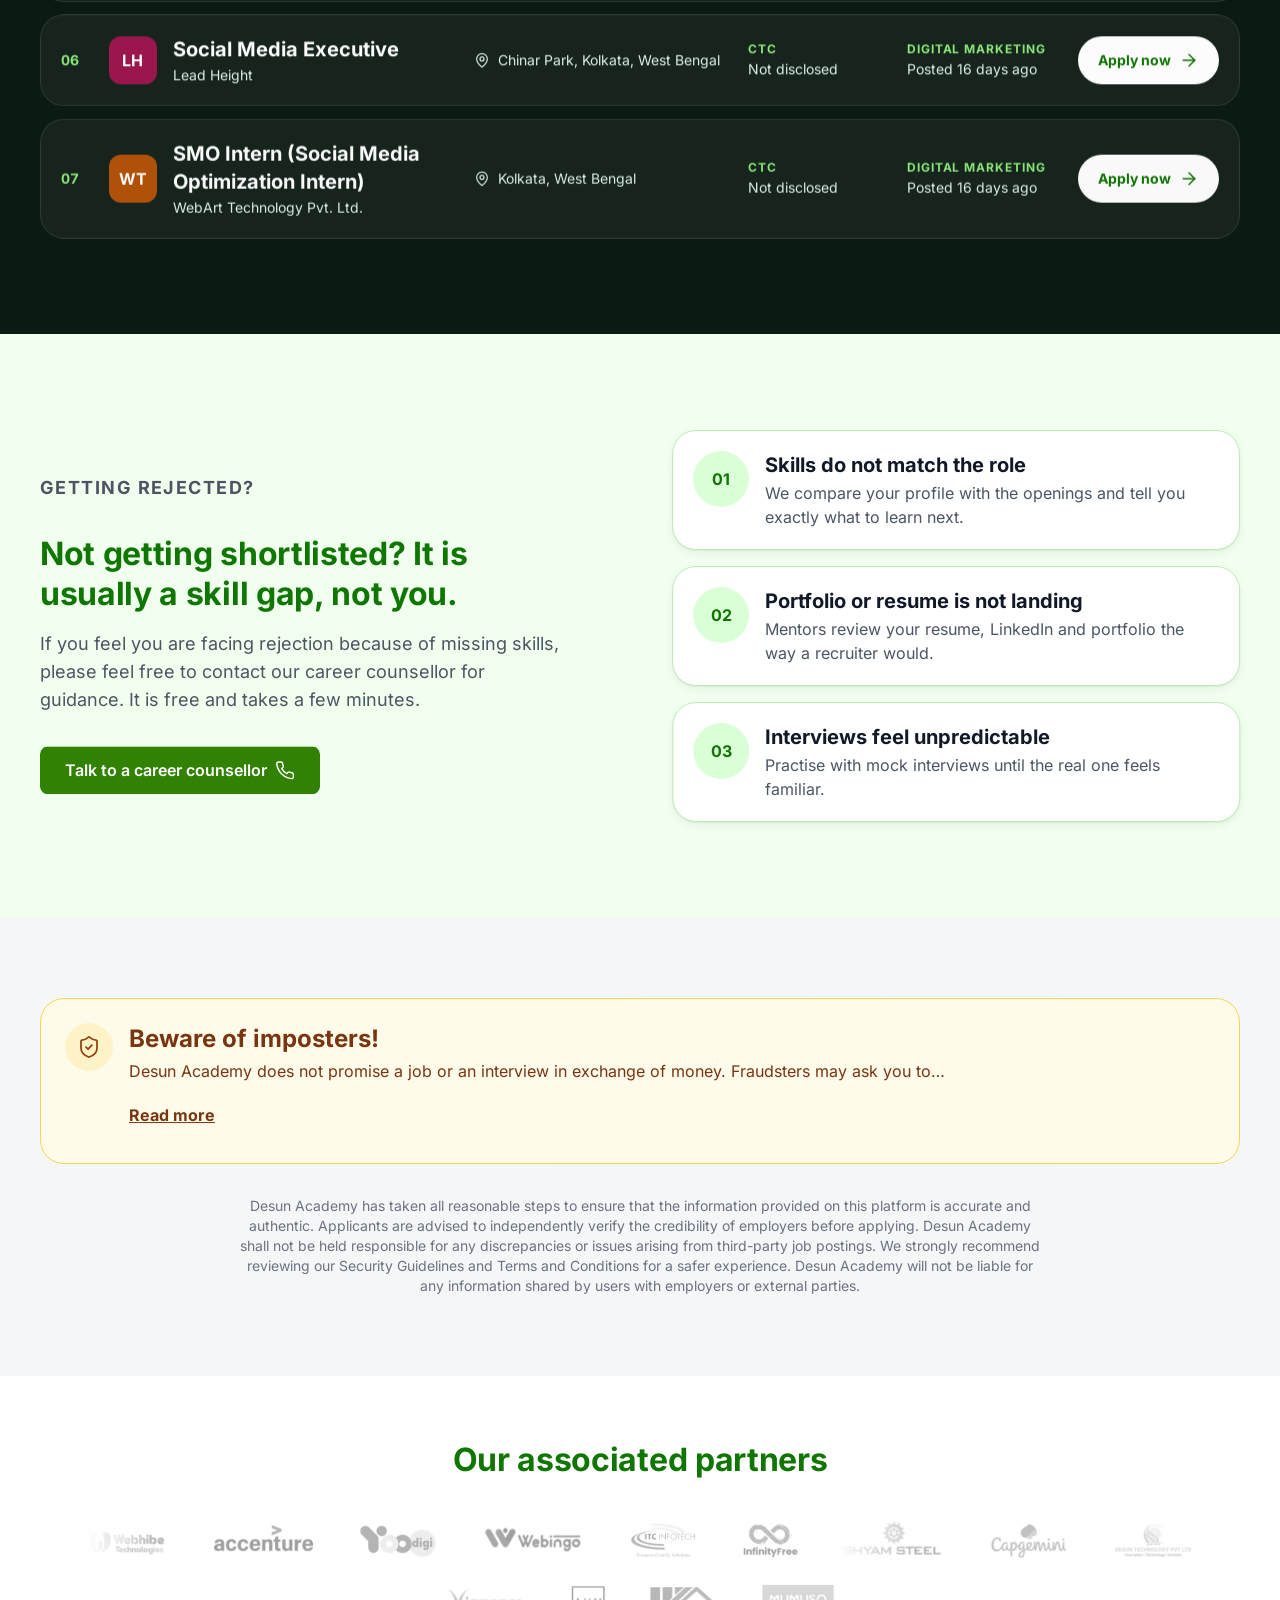
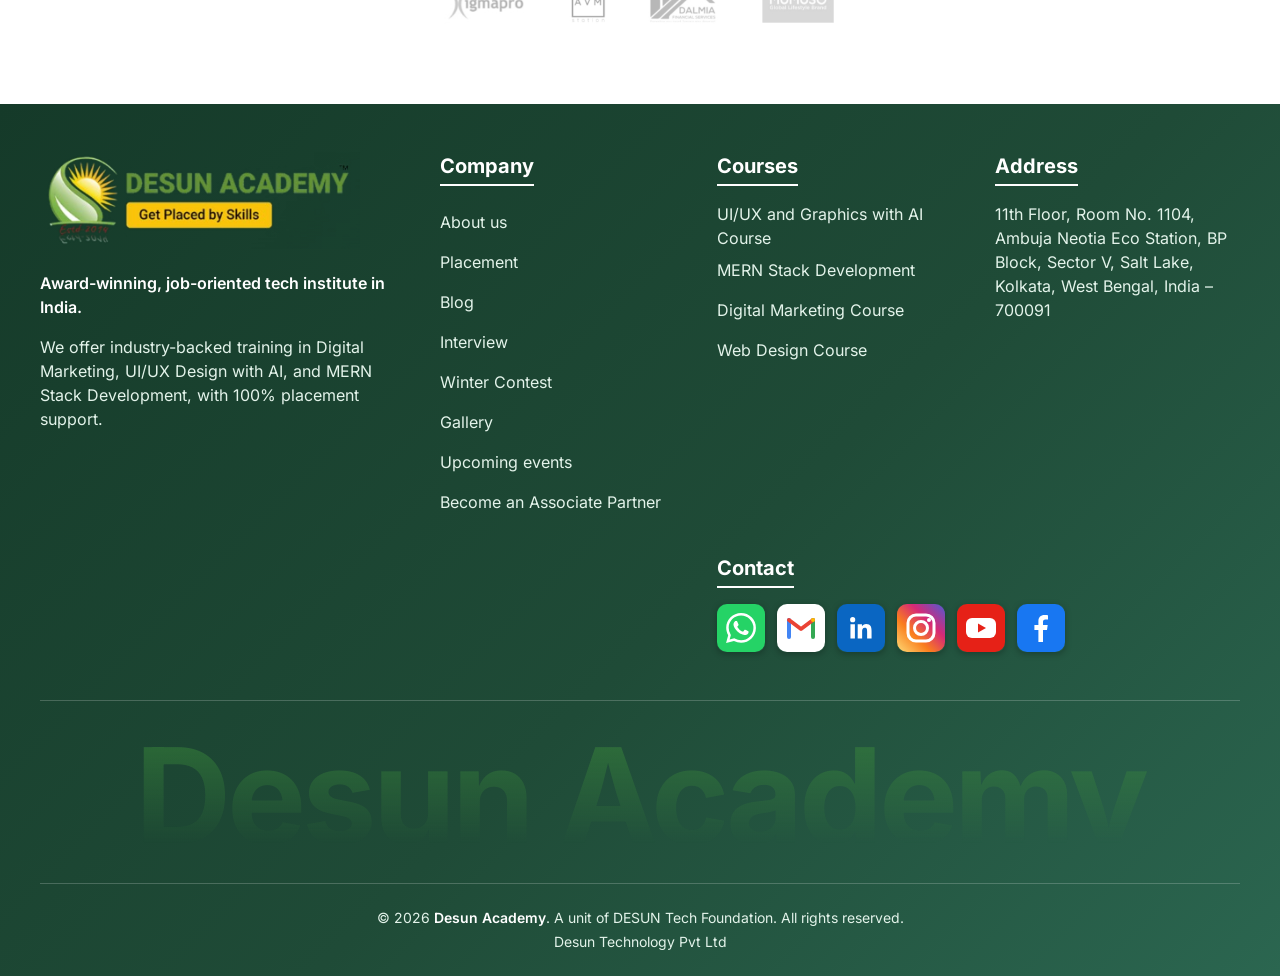
<file: site/interview.html>
<!DOCTYPE html>
<html lang="en" class="no-js">
<head>
  <meta charset="utf-8">
  <meta name="viewport" content="width=device-width, initial-scale=1">
  <title>Interview — Job openings | Desun Academy</title>
  <meta name="description" content="Live job openings from Desun Academy hiring partners. Search by role, company or area and apply in a minute.">
  <meta name="theme-color" content="#0F7600">
  <link rel="icon" href="assets/img/logo.jpg">
  <link rel="preload" href="assets/fonts/inter-latin-wght-normal.woff2" as="font" type="font/woff2" crossorigin>
  <link rel="stylesheet" href="css/style.css">
  <link rel="stylesheet" href="css/about.css">
  <link rel="stylesheet" href="css/courses.css">
  <link rel="stylesheet" href="css/success.css">
  <link rel="stylesheet" href="css/pages2.css">
  <script>document.documentElement.classList.remove('no-js');document.documentElement.classList.add('a-js');</script>
</head>
<body class="page-about page-p2 page-interview" data-motion="custom">
<a class="skip-link" href="#main">Skip to content</a>

<!-- ======================= ICON SPRITE ======================= -->
<!-- ======================= ICON SPRITE (one library: Lucide-style outline, 1.75 stroke) ======================= -->
<svg width="0" height="0" style="position:absolute" aria-hidden="true" focusable="false">
  <defs>
    <symbol id="i-check" viewBox="0 0 24 24"><path d="M20 6 9 17l-5-5"/></symbol>
    <symbol id="i-plus" viewBox="0 0 24 24"><path d="M5 12h14"/><path d="M12 5v14"/></symbol>
    <symbol id="i-x" viewBox="0 0 24 24"><path d="M18 6 6 18"/><path d="m6 6 12 12"/></symbol>
    <symbol id="i-menu" viewBox="0 0 24 24"><line x1="4" x2="20" y1="12" y2="12"/><line x1="4" x2="20" y1="6" y2="6"/><line x1="4" x2="20" y1="18" y2="18"/></symbol>
    <symbol id="i-chev-l" viewBox="0 0 24 24"><path d="m15 18-6-6 6-6"/></symbol>
    <symbol id="i-chev-r" viewBox="0 0 24 24"><path d="m9 18 6-6-6-6"/></symbol>
    <symbol id="i-cap" viewBox="0 0 24 24"><path d="M21.42 10.922a1 1 0 0 0-.019-1.838L12.83 5.18a2 2 0 0 0-1.66 0L2.6 9.08a1 1 0 0 0 0 1.832l8.57 3.908a2 2 0 0 0 1.66 0z"/><path d="M22 10v6"/><path d="M6 12.5V16a6 3 0 0 0 12 0v-3.5"/></symbol>
    <symbol id="i-briefcase" viewBox="0 0 24 24"><path d="M16 20V4a2 2 0 0 0-2-2h-4a2 2 0 0 0-2 2v16"/><rect width="20" height="14" x="2" y="6" rx="2"/></symbol>
    <symbol id="i-repeat" viewBox="0 0 24 24"><path d="m17 2 4 4-4 4"/><path d="M3 11v-1a4 4 0 0 1 4-4h14"/><path d="m7 22-4-4 4-4"/><path d="M21 13v1a4 4 0 0 1-4 4H3"/></symbol>
    <symbol id="i-trend" viewBox="0 0 24 24"><polyline points="22 7 13.5 15.5 8.5 10.5 2 17"/><polyline points="16 7 22 7 22 13"/></symbol>
    <symbol id="i-rupee" viewBox="0 0 24 24"><path d="M6 3h12"/><path d="M6 8h12"/><path d="m6 13 8.5 8"/><path d="M6 13h3"/><path d="M9 13c6.667 0 6.667-10 0-10"/></symbol>
    <symbol id="i-vol-x" viewBox="0 0 24 24"><path d="M11 4.702a.705.705 0 0 0-1.203-.498L6.413 7.587A1.4 1.4 0 0 1 5.416 8H3a1 1 0 0 0-1 1v6a1 1 0 0 0 1 1h2.416a1.4 1.4 0 0 1 .997.413l3.383 3.384A.705.705 0 0 0 11 19.298z"/><line x1="22" x2="16" y1="9" y2="15"/><line x1="16" x2="22" y1="9" y2="15"/></symbol>
    <symbol id="i-vol-2" viewBox="0 0 24 24"><path d="M11 4.702a.705.705 0 0 0-1.203-.498L6.413 7.587A1.4 1.4 0 0 1 5.416 8H3a1 1 0 0 0-1 1v6a1 1 0 0 0 1 1h2.416a1.4 1.4 0 0 1 .997.413l3.383 3.384A.705.705 0 0 0 11 19.298z"/><path d="M16 9a5 5 0 0 1 0 6"/><path d="M19.364 18.364a9 9 0 0 0 0-12.728"/></symbol>
    <symbol id="i-pause" viewBox="0 0 24 24"><rect x="14" y="4" width="4" height="16" rx="1"/><rect x="6" y="4" width="4" height="16" rx="1"/></symbol>
    <symbol id="i-play" viewBox="0 0 24 24"><polygon points="6 3 20 12 6 21 6 3"/></symbol>
    <symbol id="i-book" viewBox="0 0 24 24"><path d="M12 7v14"/><path d="M3 18a1 1 0 0 1-1-1V4a1 1 0 0 1 1-1h5a4 4 0 0 1 4 4 4 4 0 0 1 4-4h5a1 1 0 0 1 1 1v13a1 1 0 0 1-1 1h-6a3 3 0 0 0-3 3 3 3 0 0 0-3-3z"/></symbol>
    <symbol id="i-pin" viewBox="0 0 24 24"><path d="M20 10c0 4.993-5.539 10.193-7.399 11.799a1 1 0 0 1-1.202 0C9.539 20.193 4 14.993 4 10a8 8 0 0 1 16 0"/><circle cx="12" cy="10" r="3"/></symbol>
    <symbol id="i-alert" viewBox="0 0 24 24"><circle cx="12" cy="12" r="10"/><line x1="12" x2="12" y1="8" y2="12"/><line x1="12" x2="12.01" y1="16" y2="16"/></symbol>
    <symbol id="i-lock" viewBox="0 0 24 24"><rect width="18" height="11" x="3" y="11" rx="2" ry="2"/><path d="M7 11V7a5 5 0 0 1 10 0v4"/></symbol>
    <symbol id="i-circle-check" viewBox="0 0 24 24"><circle cx="12" cy="12" r="10"/><path d="m9 12 2 2 4-4"/></symbol>
    <symbol id="i-phone" viewBox="0 0 24 24"><path d="M22 16.92v3a2 2 0 0 1-2.18 2 19.79 19.79 0 0 1-8.63-3.07 19.5 19.5 0 0 1-6-6 19.79 19.79 0 0 1-3.07-8.67A2 2 0 0 1 4.11 2h3a2 2 0 0 1 2 1.72 12.84 12.84 0 0 0 .7 2.81 2 2 0 0 1-.45 2.11L8.09 9.91a16 16 0 0 0 6 6l1.27-1.27a2 2 0 0 1 2.11-.45 12.84 12.84 0 0 0 2.81.7A2 2 0 0 1 22 16.92z"/></symbol>
    <symbol id="i-mail" viewBox="0 0 24 24"><rect width="20" height="16" x="2" y="4" rx="2"/><path d="m22 7-8.97 5.7a1.94 1.94 0 0 1-2.06 0L2 7"/></symbol>
    <symbol id="i-chat" viewBox="0 0 24 24"><path d="M7.9 20A9 9 0 1 0 4 16.1L2 22Z"/></symbol>
    <symbol id="i-instagram" viewBox="0 0 24 24"><rect width="20" height="20" x="2" y="2" rx="5" ry="5"/><path d="M16 11.37A4 4 0 1 1 12.63 8 4 4 0 0 1 16 11.37z"/><line x1="17.5" x2="17.51" y1="6.5" y2="6.5"/></symbol>
    <symbol id="i-youtube" viewBox="0 0 24 24"><path d="M2.5 17a24.12 24.12 0 0 1 0-10 2 2 0 0 1 1.4-1.4 49.56 49.56 0 0 1 16.2 0A2 2 0 0 1 21.5 7a24.12 24.12 0 0 1 0 10 2 2 0 0 1-1.4 1.4 49.55 49.55 0 0 1-16.2 0A2 2 0 0 1 2.5 17"/><path d="m10 15 5-3-5-3z"/></symbol>
    <symbol id="i-facebook" viewBox="0 0 24 24"><path d="M18 2h-3a5 5 0 0 0-5 5v3H7v4h3v8h4v-8h3l1-4h-4V7a1 1 0 0 1 1-1h3z"/></symbol>
    <symbol id="i-linkedin" viewBox="0 0 24 24"><path d="M16 8a6 6 0 0 1 6 6v7h-4v-7a2 2 0 0 0-2-2 2 2 0 0 0-2 2v7h-4v-7a6 6 0 0 1 6-6z"/><rect width="4" height="12" x="2" y="9"/><circle cx="4" cy="4" r="2"/></symbol>
  
    <symbol id="i-search" viewBox="0 0 24 24"><circle cx="11" cy="11" r="8"/><path d="m21 21-4.3-4.3"/></symbol>
    <symbol id="i-calendar" viewBox="0 0 24 24"><path d="M8 2v4"/><path d="M16 2v4"/><rect width="18" height="18" x="3" y="4" rx="2"/><path d="M3 10h18"/></symbol>
    <symbol id="i-clock" viewBox="0 0 24 24"><circle cx="12" cy="12" r="10"/><polyline points="12 6 12 12 16 14"/></symbol>
    <symbol id="i-arrow-right" viewBox="0 0 24 24"><path d="M5 12h14"/><path d="m12 5 7 7-7 7"/></symbol>
    <symbol id="i-arrow-left" viewBox="0 0 24 24"><path d="m12 19-7-7 7-7"/><path d="M19 12H5"/></symbol>
    <symbol id="i-arrow-up-right" viewBox="0 0 24 24"><path d="M7 7h10v10"/><path d="M7 17 17 7"/></symbol>
    <symbol id="i-copy" viewBox="0 0 24 24"><rect width="14" height="14" x="8" y="8" rx="2"/><path d="M4 16c-1.1 0-2-.9-2-2V4c0-1.1.9-2 2-2h10c1.1 0 2 .9 2 2"/></symbol>
    <symbol id="i-shield" viewBox="0 0 24 24"><path d="M20 13c0 5-3.5 7.5-7.66 8.95a1 1 0 0 1-.67-.01C7.5 20.5 4 18 4 13V6a1 1 0 0 1 1-1c2 0 4.5-1.2 6.24-2.72a1.17 1.17 0 0 1 1.52 0C14.51 3.81 17 5 19 5a1 1 0 0 1 1 1z"/><path d="m9 12 2 2 4-4"/></symbol>
    <symbol id="i-users" viewBox="0 0 24 24"><path d="M16 21v-2a4 4 0 0 0-4-4H6a4 4 0 0 0-4 4v2"/><circle cx="9" cy="7" r="4"/><path d="M22 21v-2a4 4 0 0 0-3-3.87"/><path d="M16 3.13a4 4 0 0 1 0 7.75"/></symbol>
    <symbol id="i-nav" viewBox="0 0 24 24"><polygon points="3 11 22 2 13 21 11 13 3 11"/></symbol>
</defs>
</svg>

<header class="site-header" id="top">
  <div class="a-progress" aria-hidden="true"></div>
  <div class="container site-header__inner">
    <a class="brand" href="index.html" aria-label="Desun Academy — home"><img src="assets/img/logo.jpg" alt="Desun Academy" width="207" height="61"></a>
    <nav class="nav" aria-label="Primary">
      <ul class="nav__list">
        <li><a class="nav__link" href="about.html">About</a></li>
        <li><a class="nav__link" href="success.html">Success stories</a></li>
        <li><a class="nav__link is-active" href="interview.html" aria-current="page">Interviews</a></li>
        <li><a class="nav__link" href="courses.html">Courses</a></li>
        <li><a class="nav__link" href="testimonials.html">Testimonials</a></li>
        <li><a class="nav__link" href="hire.html">Hire from us</a></li>
        <li><a class="nav__link" href="events.html">Events</a></li>
        <li><a class="nav__link" href="contact.html">Contact</a></li>
      </ul>
    </nav>
    <button class="btn btn--md header-cta" type="button" data-open-form="counselling">Book free counselling</button>
    <button class="menu-btn" type="button" aria-expanded="false" aria-controls="mobileNav" id="menuBtn">
      <svg class="icon icon--24" aria-hidden="true"><use href="#i-menu"/></svg><span>Menu</span>
    </button>
  </div>
  <div class="mobile-nav" id="mobileNav">
    <a class="mobile-nav__link" href="about.html">About</a>
    <a class="mobile-nav__link" href="success.html">Success stories</a>
    <a class="mobile-nav__link is-active" href="interview.html" aria-current="page">Interviews</a>
    <a class="mobile-nav__link" href="courses.html">Courses</a>
    <a class="mobile-nav__link" href="testimonials.html">Testimonials</a>
    <a class="mobile-nav__link" href="hire.html">Hire from us</a>
    <a class="mobile-nav__link" href="events.html">Events</a>
    <a class="mobile-nav__link" href="contact.html">Contact</a>
    <button class="btn btn--block" type="button" data-open-form="counselling">Book free counselling</button>
  </div>
</header>
<main id="main">
<section class="jb-hero" aria-labelledby="jbT">
  <div class="container jb-hero__grid">
    <div class="jb-hero__copy">
      <p class="c-kicker"><span class="jb-live"><i aria-hidden="true"></i>Live openings</span>Interview</p>
      <h1 class="display jb-hero__t" id="jbT"><span class="w"><i>Find</i></span> <span class="w"><i>the</i></span> <span class="w"><i>right</i></span> <span class="w"><i>opportunity</i></span> <span class="w"><i>for</i></span> <mark class="jb-hl"><span class="w"><i>your</i></span> <span class="w"><i>career.</i></span></mark></h1>
      <p class="jb-hero__lead">Openings from Desun Academy&rsquo;s hiring partners. Pick a role, apply in a minute and get support from our placement team.</p>
      <div class="jb-hero__cta"><a class="btn" href="#openings"><span>Browse <span id="jbLive">7</span> openings</span></a><button class="btn btn--outline" type="button" data-open-form="counselling">Talk to a counsellor</button></div>
    </div>
    <div class="jb-hero__tix-wrap" aria-hidden="true"><div class="jb-tix">
      <div class="jb-tick jb-tick--1"><small>Sector V</small><b>Digital Marketing Intern</b><span>IEMLabs</span><em>&#8377;8,000 / month</em></div>
      <div class="jb-tick jb-tick--2"><small>New Town</small><b>HR Recruiter / Talent Acquisition</b><span>Global IT Solutions</span><em>Apply now</em></div>
      <div class="jb-tick jb-tick--3"><small>Chinar Park</small><b>SEO Executive</b><span>Lead Height</span><em>Apply now</em></div>
    </div></div>
  </div>
</section>

<div class="jb-band" aria-hidden="true"><div class="jb-band__track"><span>Digital Marketing Intern</span><i></i><span>HR Recruiter</span><i></i><span>Graphic Designer</span><i></i><span>SEO Executive</span><i></i><span>Social Media Executive</span><i></i><span>Off-Page SEO Specialist</span><i></i><span>SMO Intern</span><i></i><span>Digital Marketing Intern</span><i></i><span>HR Recruiter</span><i></i><span>Graphic Designer</span><i></i><span>SEO Executive</span><i></i><span>Social Media Executive</span><i></i><span>Off-Page SEO Specialist</span><i></i><span>SMO Intern</span><i></i></div></div>

<section class="jb-board on-dark" id="openings" aria-labelledby="jbH">
  <div class="container">
    <div class="jb-board__head"><p class="c-kicker c-kicker--dark">Openings</p><h2 class="h2" id="jbH">Every role, one board</h2></div>
    <div class="jb-board__bar" role="search">
      <label class="jb-search"><span class="sr-only">Search openings</span><svg class="icon icon--20" aria-hidden="true"><use href="#i-search"/></svg><input id="jbSearch" type="search" placeholder="Search role, company or area" autocomplete="off"></label>
      <div class="jb-chips" role="group" aria-label="Filter by department">
        <button class="jb-chip" type="button" data-f="all" aria-pressed="true">All <span class="jb-chip__n">0</span></button>
        <button class="jb-chip" type="button" data-f="dm" aria-pressed="false">Digital Marketing <span class="jb-chip__n">0</span></button>
        <button class="jb-chip" type="button" data-f="hr" aria-pressed="false">HR <span class="jb-chip__n">0</span></button>
        <button class="jb-chip" type="button" data-f="design" aria-pressed="false">Design <span class="jb-chip__n">0</span></button>
      </div>
      <p class="jb-count" id="jbCount" aria-live="polite">0 openings</p>
    </div>
    <div class="jb-cols" aria-hidden="true"><span>Role</span><span>Location</span><span>CTC</span><span>Posted</span><span></span></div>
    <div class="jb-rows" id="jbBoard"><noscript><p class="jb-empty">Turn on JavaScript to see the live openings.</p></noscript></div>
  </div>
</section>

<section class="jb-help" aria-labelledby="jbHelp">
  <div class="container jb-help__grid">
    <div class="jb-help__t"><p class="c-kicker">Getting rejected?</p><h2 class="h2" id="jbHelp">Not getting shortlisted? It is usually a skill gap, not you.</h2>
      <p>If you feel you are facing rejection because of missing skills, please feel free to contact our career counsellor for guidance. It is free and takes a few minutes.</p>
      <button class="btn" type="button" data-open-form="counselling">Talk to a career counsellor <svg class="icon icon--20" aria-hidden="true"><use href="#i-phone"/></svg></button></div>
    <ul class="jb-help__why">
      <li><span class="jb-help__n">01</span><div><b>Skills do not match the role</b><p>We compare your profile with the openings and tell you exactly what to learn next.</p></div></li>
      <li><span class="jb-help__n">02</span><div><b>Portfolio or resume is not landing</b><p>Mentors review your resume, LinkedIn and portfolio the way a recruiter would.</p></div></li>
      <li><span class="jb-help__n">03</span><div><b>Interviews feel unpredictable</b><p>Practise with mock interviews until the real one feels familiar.</p></div></li>
    </ul>
  </div>
</section>

<section class="jb-trust" aria-label="Safety notice">
  <div class="container">
    <aside class="jb-warn"><span class="jd-warn__i"><svg class="icon icon--24" aria-hidden="true"><use href="#i-shield"/></svg></span><div><h2 class="jd-warn__h">Beware of imposters!</h2><p>Desun Academy does not promise a job or an interview in exchange of money. Fraudsters may ask you to&hellip;</p>
      <div class="jd-warn__more" id="jbMore" hidden><ul><li>pay a registration, training or &ldquo;security&rdquo; fee to get a job.</li><li>share OTPs, bank details or ID documents before an interview is confirmed.</li><li>move the conversation to unofficial chat apps or personal email addresses.</li></ul><p>If something looks wrong, report it to <a href="mailto:admin@desunacademy.in">admin@desunacademy.in</a>.</p></div>
      <button class="jd-warn__b" type="button" id="jbRead" aria-expanded="false" aria-controls="jbMore">Read more</button></div></aside>
    <p class="jb-disc">Desun Academy has taken all reasonable steps to ensure that the information provided on this platform is accurate and authentic. Applicants are advised to independently verify the credibility of employers before applying. Desun Academy shall not be held responsible for any discrepancies or issues arising from third-party job postings. We strongly recommend reviewing our Security Guidelines and Terms and Conditions for a safer experience. Desun Academy will not be liable for any information shared by users with employers or external parties.</p>
  </div>
</section>

<section class="jb-partners" aria-labelledby="jbP"><div class="container"><h2 class="h2 c-center" id="jbP">Our associated partners</h2><ul class="p2-logos"><li><img src="assets/img/partner-webhibe.png" alt="Webhibe Technologies" height="40" loading="lazy"></li><li><img src="assets/img/partner-accenture.png" alt="Accenture" height="40" loading="lazy"></li><li><img src="assets/img/partner-yoodigi.png" alt="Yoodigi" height="40" loading="lazy"></li><li><img src="assets/img/partner-webingo.png" alt="Webingo" height="40" loading="lazy"></li><li><img src="assets/img/partner-itc.png" alt="ITC Infotech" height="40" loading="lazy"></li><li><img src="assets/img/partner-infinityfree.png" alt="InfinityFree" height="40" loading="lazy"></li><li><img src="assets/img/partner-shyamsteel.png" alt="Shyam Steel" height="40" loading="lazy"></li><li><img src="assets/img/partner-capgemini.png" alt="Capgemini" height="40" loading="lazy"></li><li><img src="assets/img/partner-desuntech.png" alt="Desun Technology" height="40" loading="lazy"></li><li><img src="assets/img/partner-sigmapro.png" alt="Sigmapro" height="40" loading="lazy"></li><li><img src="assets/img/partner-avm.png" alt="AVM" height="40" loading="lazy"></li><li><img src="assets/img/partner-dalmia.png" alt="Dalmia Financial Services" height="40" loading="lazy"></li><li><img src="assets/img/partner-mumuso.png" alt="Mumuso" height="40" loading="lazy"></li></ul></div></section>
</main>

<footer class="site-footer">
  <div class="container">
    <div class="footer-grid">
      <div class="footer-brand">
        <a class="footer-logo" href="#top" aria-label="Desun Academy, back to top"><img src="assets/img/logo-footer.png" alt="Desun Academy, get placed by skills" width="364" height="110"></a>
        <p class="footer-about"><strong>Award-winning, job-oriented tech institute in India.</strong></p>
        <p class="footer-about">We offer industry-backed training in Digital Marketing, UI/UX Design with AI, and MERN Stack Development, with 100% placement support.</p>
      </div>
      <nav class="footer-col" aria-label="Company">
        <h3>Company</h3>
        <ul>
          <li><a href="about.html">About us</a></li>
          <li><a href="success.html">Placement</a></li>
          <li><a href="blog.html">Blog</a></li>
          <li><a href="interview.html">Interview</a></li>
          <li><a href="winter-contest.html">Winter Contest</a></li>
          <li><a href="gallery.html">Gallery</a></li>
          <li><a href="events.html">Upcoming events</a></li>
          <li><a href="partner.html">Become an Associate Partner</a></li>
        </ul>
      </nav>
      <div class="footer-col">
        <nav aria-label="Courses">
          <h3>Courses</h3>
          <ul>
            <li><a href="courses.html">UI/UX and Graphics with AI Course</a></li>
            <li><a href="index.html#programs">MERN Stack Development</a></li>
            <li><a href="index.html#programs">Digital Marketing Course</a></li>
            <li><a href="index.html#programs">Web Design Course</a></li>
          </ul>
        </nav>
      </div>
      <div class="footer-col footer-contact">
        <h3>Contact</h3>
        <!-- Social URLs are placeholders (the design shows icons only). -->
        <div class="socials"><a href="#" aria-label="WhatsApp" id="soWhatsapp"><svg viewBox="0 0 48 48" width="48" height="48" aria-hidden="true"><rect width="48" height="48" rx="10" fill="#25D366"/><g transform="translate(9 9) scale(1.25)" fill="#fff"><path d="M17.47 14.38c-.3-.15-1.76-.87-2.03-.97-.27-.1-.47-.15-.67.15-.2.3-.77.97-.94 1.17-.17.2-.35.22-.65.07-.3-.15-1.26-.46-2.39-1.48-.88-.79-1.48-1.76-1.65-2.06-.17-.3-.02-.46.13-.6.13-.13.3-.35.45-.52.15-.17.2-.3.3-.5.1-.2.05-.37-.03-.52-.07-.15-.67-1.61-.92-2.2-.24-.58-.49-.5-.67-.51h-.57c-.2 0-.52.07-.8.37-.27.3-1.04 1.02-1.04 2.48s1.07 2.88 1.21 3.07c.15.2 2.1 3.2 5.08 4.49.71.3 1.26.49 1.69.63.71.23 1.36.2 1.87.12.57-.09 1.76-.72 2-1.41.25-.7.25-1.29.17-1.41-.07-.12-.27-.2-.57-.35M12.05 21.78h-.01a9.87 9.87 0 0 1-5.03-1.38l-.36-.21-3.74.98 1-3.65-.24-.37a9.86 9.86 0 0 1-1.51-5.26c0-5.45 4.44-9.88 9.89-9.88 2.64 0 5.12 1.03 6.99 2.9a9.83 9.83 0 0 1 2.89 6.99c0 5.45-4.44 9.88-9.88 9.88M20.46 3.49A11.82 11.82 0 0 0 12.05 0C5.5 0 .16 5.34.16 11.89c0 2.1.55 4.14 1.59 5.95L.06 24l6.3-1.65a11.88 11.88 0 0 0 5.68 1.45h.01c6.55 0 11.89-5.34 11.89-11.89 0-3.18-1.24-6.17-3.48-8.42"/></g></svg></a><a href="#" aria-label="Email" id="soMail"><svg viewBox="0 0 48 48" width="48" height="48" aria-hidden="true"><rect width="48" height="48" rx="10" fill="#fff"/><g fill="none" stroke-linecap="round" stroke-linejoin="round"><path d="M12 33V16" stroke="#4285F4" stroke-width="4"/><path d="M36 33V16" stroke="#34A853" stroke-width="4"/><path d="M12 16l12 9 12-9" stroke="#EA4335" stroke-width="4"/><path d="M36 16v0" stroke="#FBBC04" stroke-width="4"/></g></svg></a><a href="#" aria-label="LinkedIn"><svg viewBox="0 0 48 48" width="48" height="48" aria-hidden="true"><rect width="48" height="48" rx="10" fill="#0A66C2"/><g transform="translate(9 9) scale(1.25)" fill="#fff"><path d="M20.45 20.45h-3.55v-5.57c0-1.33-.03-3.04-1.85-3.04-1.85 0-2.14 1.45-2.14 2.94v5.67H9.35V9h3.41v1.56h.05c.48-.9 1.64-1.85 3.37-1.85 3.6 0 4.27 2.37 4.27 5.46v6.28zM5.34 7.43a2.06 2.06 0 1 1 0-4.13 2.06 2.06 0 0 1 0 4.13zm1.78 13.02H3.56V9h3.56v11.45z"/></g></svg></a><a href="#" aria-label="Instagram"><svg viewBox="0 0 48 48" width="48" height="48" aria-hidden="true"><defs><linearGradient id="igg" x1="0" y1="1" x2="1" y2="0"><stop offset="0" stop-color="#FEDA75"/><stop offset=".35" stop-color="#FA7E1E"/><stop offset=".65" stop-color="#D62976"/><stop offset="1" stop-color="#4F5BD5"/></linearGradient></defs><rect width="48" height="48" rx="10" fill="url(#igg)"/><g fill="none" stroke="#fff" stroke-width="3"><rect x="11" y="11" width="26" height="26" rx="8"/><circle cx="24" cy="24" r="6.5"/></g><circle cx="32" cy="16" r="2" fill="#fff"/></svg></a><a href="#" aria-label="YouTube"><svg viewBox="0 0 48 48" width="48" height="48" aria-hidden="true"><rect width="48" height="48" rx="10" fill="#E62117"/><rect x="9" y="14" width="30" height="20" rx="6" fill="#fff"/><path d="M21 19.5v9l8-4.5z" fill="#E62117"/></svg></a><a href="#" aria-label="Facebook"><svg viewBox="0 0 48 48" width="48" height="48" aria-hidden="true"><rect width="48" height="48" rx="10" fill="#1877F2"/><path d="M26 38V26h4l.7-5H26v-3c0-1.4.5-2.4 2.5-2.4H31v-4.4c-.4 0-1.9-.2-3.6-.2-3.6 0-6 2.2-6 6.2V21h-4v5h4v12h4.6z" fill="#fff"/></svg></a></div>
      </div>
      <div class="footer-col">
        <h3>Address</h3>
        <address>11th Floor, Room No. 1104, Ambuja Neotia Eco Station, BP Block, Sector V, Salt Lake, Kolkata, West Bengal, India &ndash; 700091</address>
      </div>
    </div>
    <div class="footer-wordmark" aria-hidden="true">Desun Academy</div>
    <div class="footer-bottom">
      <p>&copy; <span id="year">2026</span> <strong>Desun Academy</strong>. A unit of DESUN Tech Foundation. All rights reserved.</p>
      <p>Desun Technology Pvt Ltd</p>
    </div>
  </div>
</footer>

<!-- ======================= COUNSELLING MODAL ======================= -->
<dialog class="modal" id="formModal" aria-labelledby="formTitle">
  <div class="modal__inner">
    <div class="modal__head">
      <div>
        <h2 class="modal__title" id="formTitle">Book a free counselling session</h2>
        <p class="modal__desc" id="formDesc">Share your details and a counsellor will call you to plan your career path.</p>
      </div>
      <button class="modal__close" type="button" data-close-form aria-label="Close"><svg class="icon icon--24" aria-hidden="true"><use href="#i-x"/></svg></button>
    </div>

    <form class="modal__form" id="counsellingForm" novalidate>
      <div class="form-grid">
        <div class="field">
          <label for="fName">Full name</label>
          <input id="fName" name="name" type="text" autocomplete="name" placeholder="e.g. Riya Sen" required aria-describedby="eName">
          <p class="field__error" id="eName"><svg class="icon icon--16" aria-hidden="true"><use href="#i-alert"/></svg><span>Enter your full name</span></p>
        </div>
        <div class="field">
          <label for="fPhone">Mobile number</label>
          <input id="fPhone" name="phone" type="tel" inputmode="numeric" autocomplete="tel-national" placeholder="10-digit mobile number" required aria-describedby="ePhone">
          <p class="field__error" id="ePhone"><svg class="icon icon--16" aria-hidden="true"><use href="#i-alert"/></svg><span>Enter a 10-digit mobile number</span></p>
        </div>
        <div class="field">
          <label for="fEmail">Email <span class="opt">(optional)</span></label>
          <input id="fEmail" name="email" type="email" autocomplete="email" placeholder="name@example.com" aria-describedby="eEmail">
          <p class="field__error" id="eEmail"><svg class="icon icon--16" aria-hidden="true"><use href="#i-alert"/></svg><span>Enter a valid email address, like name@example.com</span></p>
        </div>
        <div class="field">
          <label for="fProgram">Program you&rsquo;re interested in</label>
          <select id="fProgram" name="program" required aria-describedby="eProgram"></select>
          <p class="field__error" id="eProgram"><svg class="icon icon--16" aria-hidden="true"><use href="#i-alert"/></svg><span>Choose a program</span></p>
        </div>
      </div>
      <div class="modal__actions">
        <button class="btn btn--block" type="submit" id="formSubmit"><span class="btn__label">Book free session</span></button>
        <button class="btn btn--text btn--block" type="button" data-close-form>Cancel</button>
      </div>
    </form>

    <div class="modal__success" id="formSuccess" role="status">
      <span class="icon-circle"><svg class="icon" aria-hidden="true"><use href="#i-circle-check"/></svg></span>
      <h2 class="modal__title" id="successTitleModal">Thank you</h2>
      <p class="modal__desc" id="successDesc"></p>
      <button class="btn btn--block" type="button" data-close-form id="successClose">Done</button>
    </div>
  </div>
</dialog>

<script src="assets/js/vendor/gsap.min.js"></script>
<script src="assets/js/vendor/ScrollTrigger.min.js"></script>
<script src="js/script.js" defer></script>
<script src="js/jobs-data.js" defer></script>
<script src="js/jobs.js" defer></script>
</body>
</html>
</file>
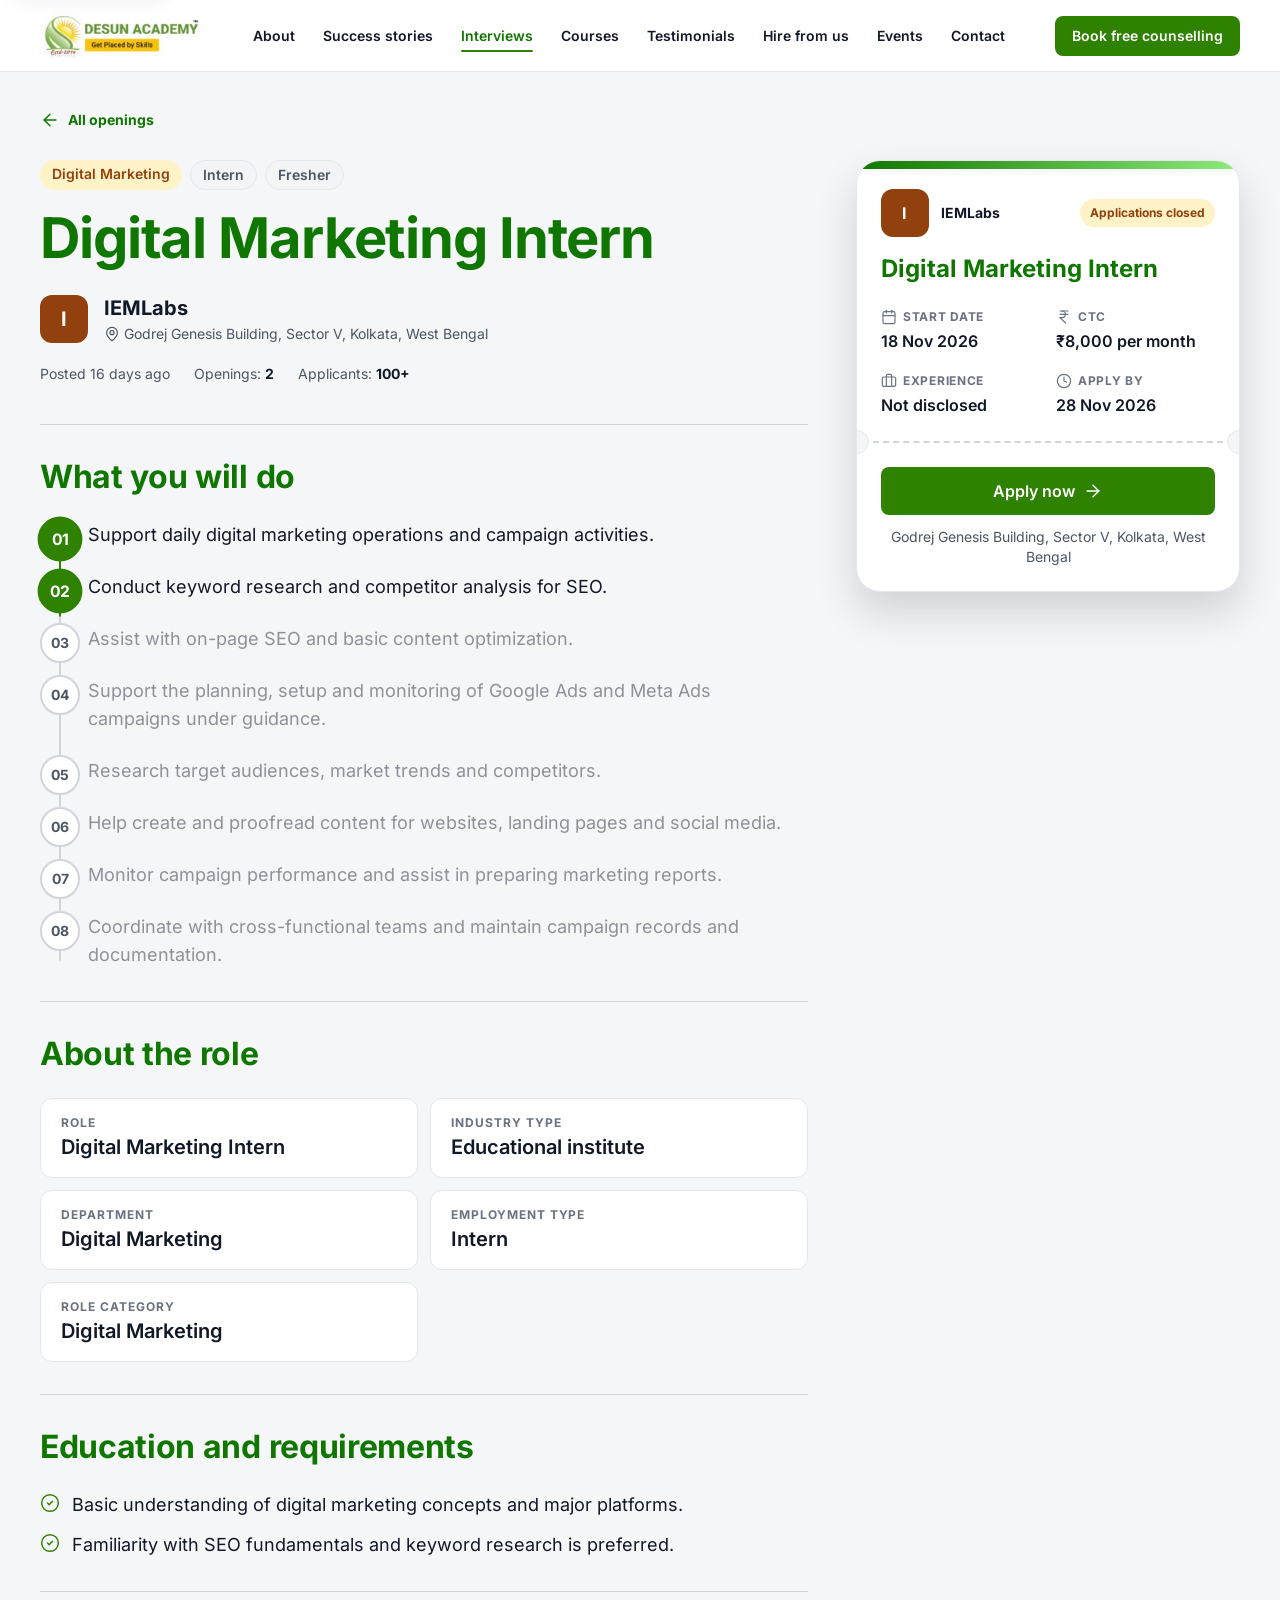
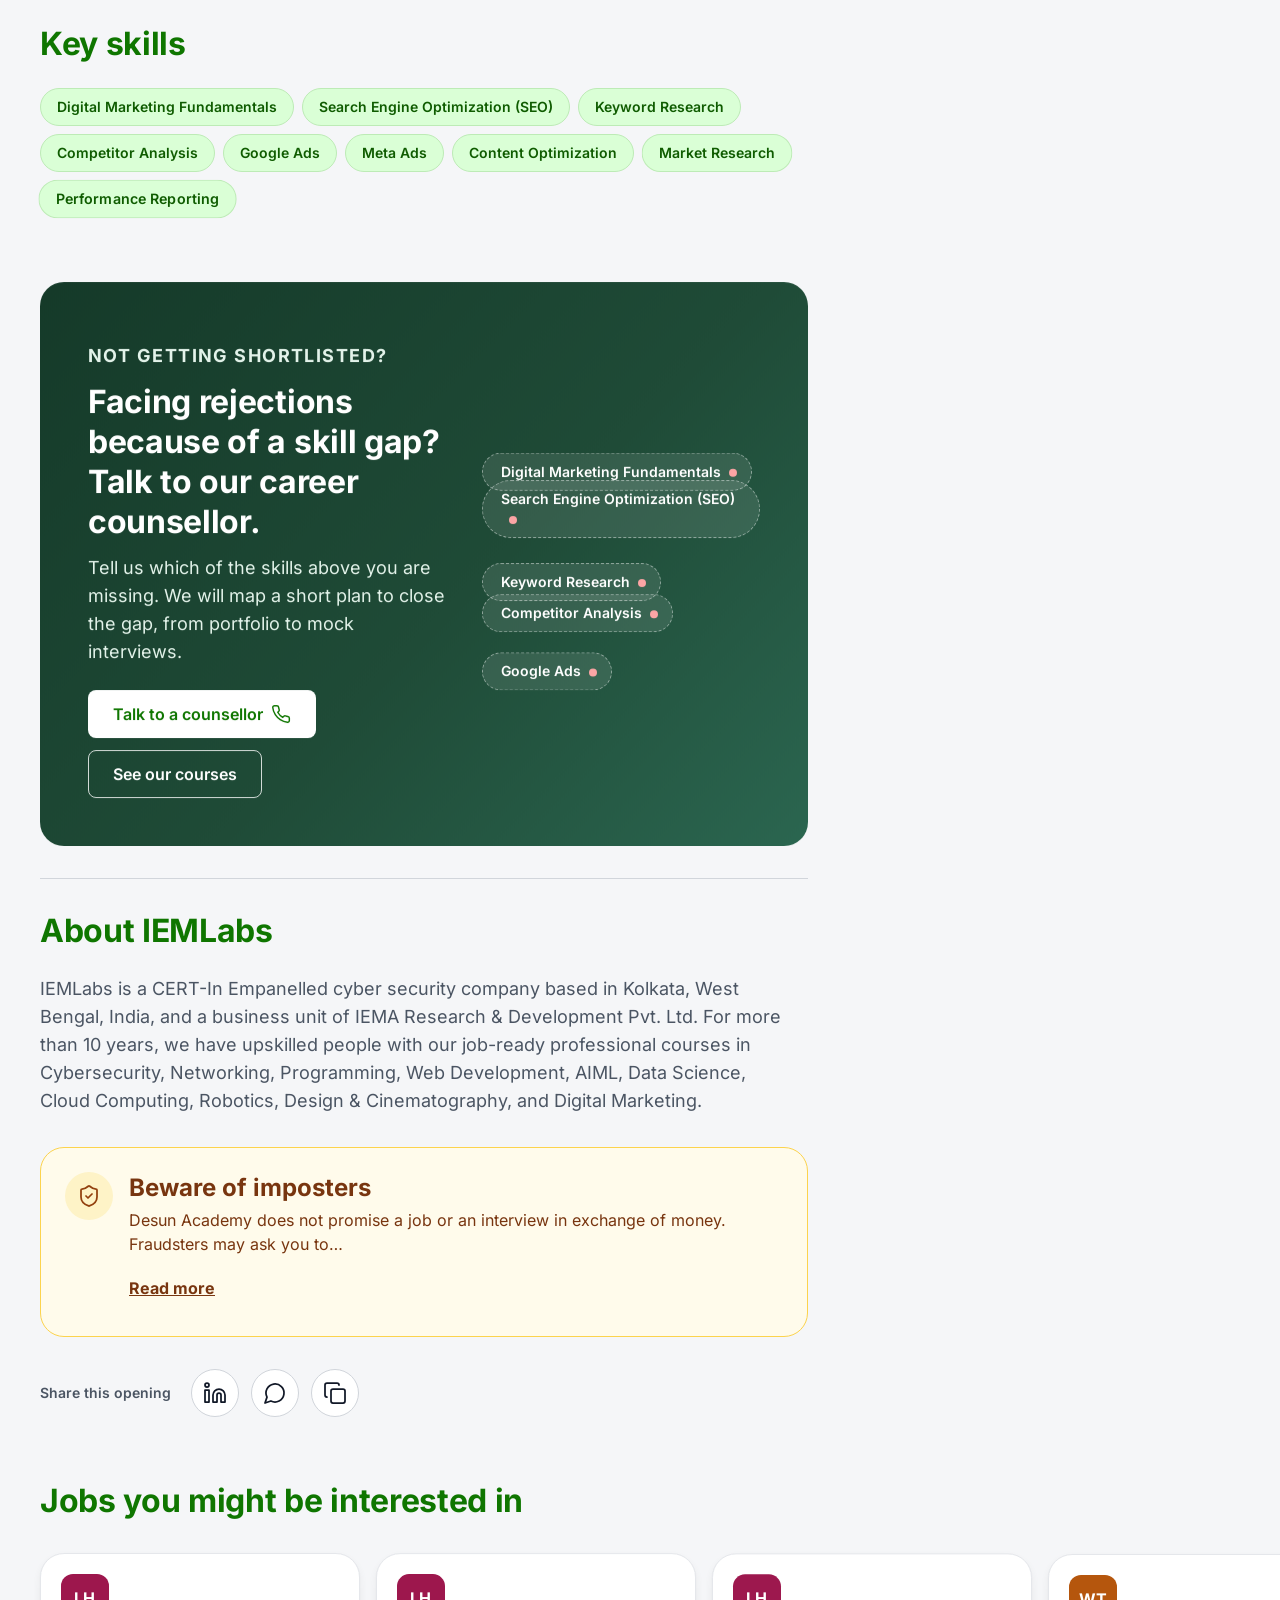
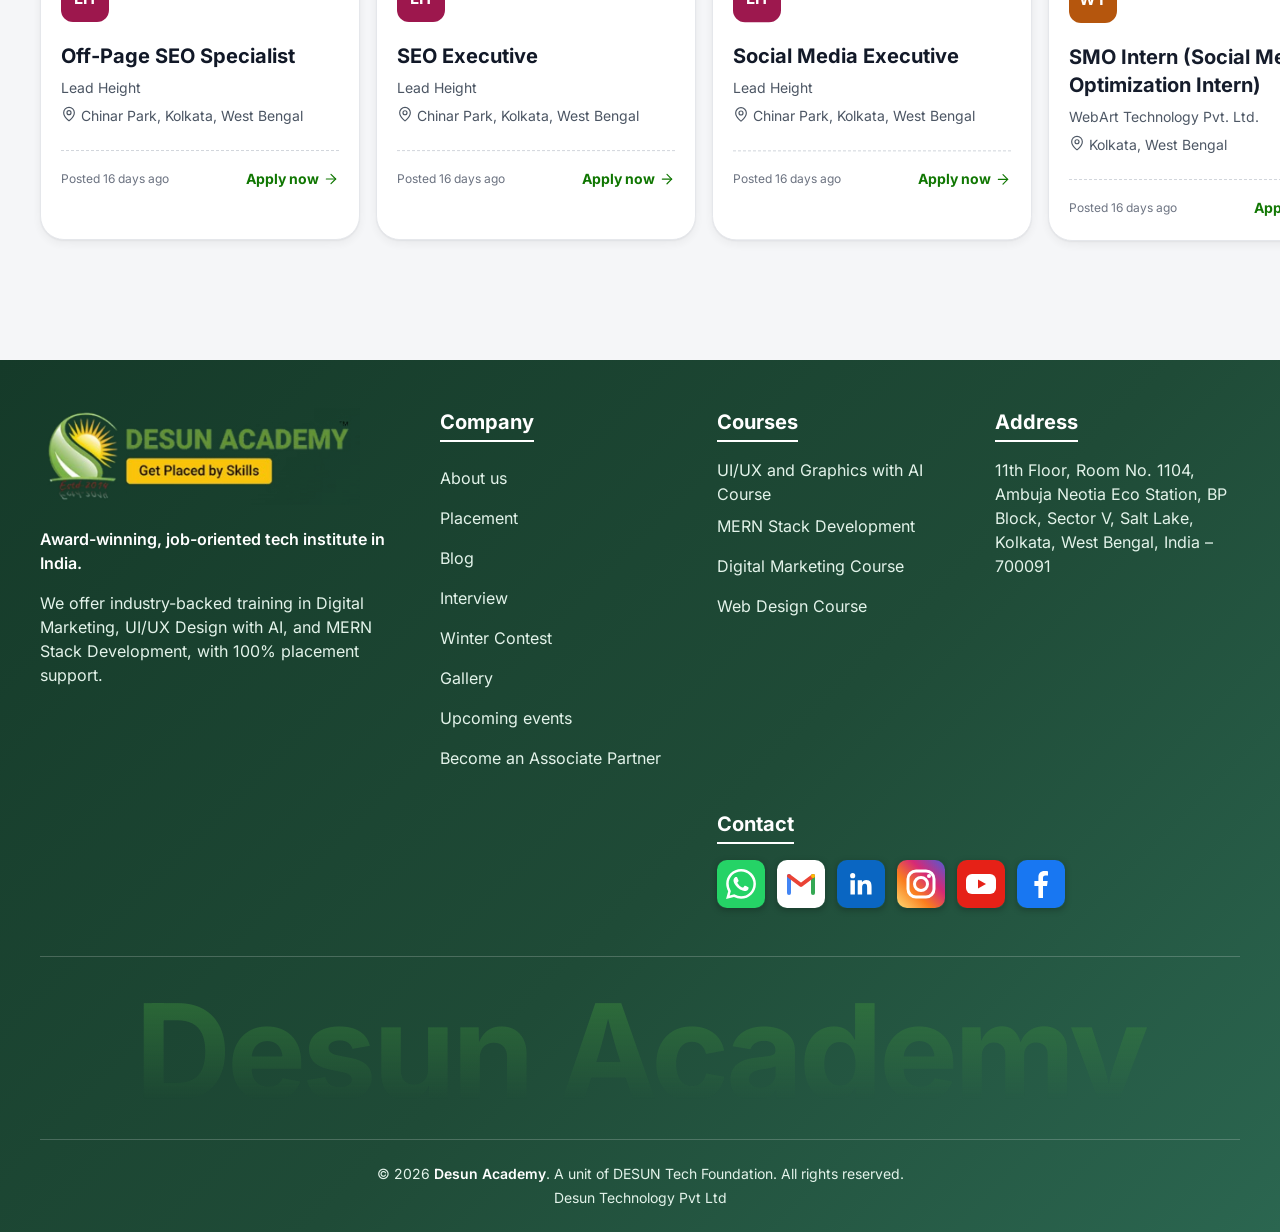
<file: site/job.html>
<!DOCTYPE html>
<html lang="en" class="no-js">
<head>
  <meta charset="utf-8">
  <meta name="viewport" content="width=device-width, initial-scale=1">
  <title>Job details | Desun Academy</title>
  <meta name="description" content="Full details of a job opening listed through Desun Academy: responsibilities, skills, company and how to apply.">
  <meta name="theme-color" content="#0F7600">
  <link rel="icon" href="assets/img/logo.jpg">
  <link rel="preload" href="assets/fonts/inter-latin-wght-normal.woff2" as="font" type="font/woff2" crossorigin>
  <link rel="stylesheet" href="css/style.css">
  <link rel="stylesheet" href="css/about.css">
  <link rel="stylesheet" href="css/courses.css">
  <link rel="stylesheet" href="css/success.css">
  <link rel="stylesheet" href="css/pages2.css">
  <script>document.documentElement.classList.remove('no-js');document.documentElement.classList.add('a-js');</script>
</head>
<body class="page-about page-p2 page-job" data-motion="custom">
<a class="skip-link" href="#main">Skip to content</a>

<!-- ======================= ICON SPRITE ======================= -->
<!-- ======================= ICON SPRITE (one library: Lucide-style outline, 1.75 stroke) ======================= -->
<svg width="0" height="0" style="position:absolute" aria-hidden="true" focusable="false">
  <defs>
    <symbol id="i-check" viewBox="0 0 24 24"><path d="M20 6 9 17l-5-5"/></symbol>
    <symbol id="i-plus" viewBox="0 0 24 24"><path d="M5 12h14"/><path d="M12 5v14"/></symbol>
    <symbol id="i-x" viewBox="0 0 24 24"><path d="M18 6 6 18"/><path d="m6 6 12 12"/></symbol>
    <symbol id="i-menu" viewBox="0 0 24 24"><line x1="4" x2="20" y1="12" y2="12"/><line x1="4" x2="20" y1="6" y2="6"/><line x1="4" x2="20" y1="18" y2="18"/></symbol>
    <symbol id="i-chev-l" viewBox="0 0 24 24"><path d="m15 18-6-6 6-6"/></symbol>
    <symbol id="i-chev-r" viewBox="0 0 24 24"><path d="m9 18 6-6-6-6"/></symbol>
    <symbol id="i-cap" viewBox="0 0 24 24"><path d="M21.42 10.922a1 1 0 0 0-.019-1.838L12.83 5.18a2 2 0 0 0-1.66 0L2.6 9.08a1 1 0 0 0 0 1.832l8.57 3.908a2 2 0 0 0 1.66 0z"/><path d="M22 10v6"/><path d="M6 12.5V16a6 3 0 0 0 12 0v-3.5"/></symbol>
    <symbol id="i-briefcase" viewBox="0 0 24 24"><path d="M16 20V4a2 2 0 0 0-2-2h-4a2 2 0 0 0-2 2v16"/><rect width="20" height="14" x="2" y="6" rx="2"/></symbol>
    <symbol id="i-repeat" viewBox="0 0 24 24"><path d="m17 2 4 4-4 4"/><path d="M3 11v-1a4 4 0 0 1 4-4h14"/><path d="m7 22-4-4 4-4"/><path d="M21 13v1a4 4 0 0 1-4 4H3"/></symbol>
    <symbol id="i-trend" viewBox="0 0 24 24"><polyline points="22 7 13.5 15.5 8.5 10.5 2 17"/><polyline points="16 7 22 7 22 13"/></symbol>
    <symbol id="i-rupee" viewBox="0 0 24 24"><path d="M6 3h12"/><path d="M6 8h12"/><path d="m6 13 8.5 8"/><path d="M6 13h3"/><path d="M9 13c6.667 0 6.667-10 0-10"/></symbol>
    <symbol id="i-vol-x" viewBox="0 0 24 24"><path d="M11 4.702a.705.705 0 0 0-1.203-.498L6.413 7.587A1.4 1.4 0 0 1 5.416 8H3a1 1 0 0 0-1 1v6a1 1 0 0 0 1 1h2.416a1.4 1.4 0 0 1 .997.413l3.383 3.384A.705.705 0 0 0 11 19.298z"/><line x1="22" x2="16" y1="9" y2="15"/><line x1="16" x2="22" y1="9" y2="15"/></symbol>
    <symbol id="i-vol-2" viewBox="0 0 24 24"><path d="M11 4.702a.705.705 0 0 0-1.203-.498L6.413 7.587A1.4 1.4 0 0 1 5.416 8H3a1 1 0 0 0-1 1v6a1 1 0 0 0 1 1h2.416a1.4 1.4 0 0 1 .997.413l3.383 3.384A.705.705 0 0 0 11 19.298z"/><path d="M16 9a5 5 0 0 1 0 6"/><path d="M19.364 18.364a9 9 0 0 0 0-12.728"/></symbol>
    <symbol id="i-pause" viewBox="0 0 24 24"><rect x="14" y="4" width="4" height="16" rx="1"/><rect x="6" y="4" width="4" height="16" rx="1"/></symbol>
    <symbol id="i-play" viewBox="0 0 24 24"><polygon points="6 3 20 12 6 21 6 3"/></symbol>
    <symbol id="i-book" viewBox="0 0 24 24"><path d="M12 7v14"/><path d="M3 18a1 1 0 0 1-1-1V4a1 1 0 0 1 1-1h5a4 4 0 0 1 4 4 4 4 0 0 1 4-4h5a1 1 0 0 1 1 1v13a1 1 0 0 1-1 1h-6a3 3 0 0 0-3 3 3 3 0 0 0-3-3z"/></symbol>
    <symbol id="i-pin" viewBox="0 0 24 24"><path d="M20 10c0 4.993-5.539 10.193-7.399 11.799a1 1 0 0 1-1.202 0C9.539 20.193 4 14.993 4 10a8 8 0 0 1 16 0"/><circle cx="12" cy="10" r="3"/></symbol>
    <symbol id="i-alert" viewBox="0 0 24 24"><circle cx="12" cy="12" r="10"/><line x1="12" x2="12" y1="8" y2="12"/><line x1="12" x2="12.01" y1="16" y2="16"/></symbol>
    <symbol id="i-lock" viewBox="0 0 24 24"><rect width="18" height="11" x="3" y="11" rx="2" ry="2"/><path d="M7 11V7a5 5 0 0 1 10 0v4"/></symbol>
    <symbol id="i-circle-check" viewBox="0 0 24 24"><circle cx="12" cy="12" r="10"/><path d="m9 12 2 2 4-4"/></symbol>
    <symbol id="i-phone" viewBox="0 0 24 24"><path d="M22 16.92v3a2 2 0 0 1-2.18 2 19.79 19.79 0 0 1-8.63-3.07 19.5 19.5 0 0 1-6-6 19.79 19.79 0 0 1-3.07-8.67A2 2 0 0 1 4.11 2h3a2 2 0 0 1 2 1.72 12.84 12.84 0 0 0 .7 2.81 2 2 0 0 1-.45 2.11L8.09 9.91a16 16 0 0 0 6 6l1.27-1.27a2 2 0 0 1 2.11-.45 12.84 12.84 0 0 0 2.81.7A2 2 0 0 1 22 16.92z"/></symbol>
    <symbol id="i-mail" viewBox="0 0 24 24"><rect width="20" height="16" x="2" y="4" rx="2"/><path d="m22 7-8.97 5.7a1.94 1.94 0 0 1-2.06 0L2 7"/></symbol>
    <symbol id="i-chat" viewBox="0 0 24 24"><path d="M7.9 20A9 9 0 1 0 4 16.1L2 22Z"/></symbol>
    <symbol id="i-instagram" viewBox="0 0 24 24"><rect width="20" height="20" x="2" y="2" rx="5" ry="5"/><path d="M16 11.37A4 4 0 1 1 12.63 8 4 4 0 0 1 16 11.37z"/><line x1="17.5" x2="17.51" y1="6.5" y2="6.5"/></symbol>
    <symbol id="i-youtube" viewBox="0 0 24 24"><path d="M2.5 17a24.12 24.12 0 0 1 0-10 2 2 0 0 1 1.4-1.4 49.56 49.56 0 0 1 16.2 0A2 2 0 0 1 21.5 7a24.12 24.12 0 0 1 0 10 2 2 0 0 1-1.4 1.4 49.55 49.55 0 0 1-16.2 0A2 2 0 0 1 2.5 17"/><path d="m10 15 5-3-5-3z"/></symbol>
    <symbol id="i-facebook" viewBox="0 0 24 24"><path d="M18 2h-3a5 5 0 0 0-5 5v3H7v4h3v8h4v-8h3l1-4h-4V7a1 1 0 0 1 1-1h3z"/></symbol>
    <symbol id="i-linkedin" viewBox="0 0 24 24"><path d="M16 8a6 6 0 0 1 6 6v7h-4v-7a2 2 0 0 0-2-2 2 2 0 0 0-2 2v7h-4v-7a6 6 0 0 1 6-6z"/><rect width="4" height="12" x="2" y="9"/><circle cx="4" cy="4" r="2"/></symbol>
  
    <symbol id="i-search" viewBox="0 0 24 24"><circle cx="11" cy="11" r="8"/><path d="m21 21-4.3-4.3"/></symbol>
    <symbol id="i-calendar" viewBox="0 0 24 24"><path d="M8 2v4"/><path d="M16 2v4"/><rect width="18" height="18" x="3" y="4" rx="2"/><path d="M3 10h18"/></symbol>
    <symbol id="i-clock" viewBox="0 0 24 24"><circle cx="12" cy="12" r="10"/><polyline points="12 6 12 12 16 14"/></symbol>
    <symbol id="i-arrow-right" viewBox="0 0 24 24"><path d="M5 12h14"/><path d="m12 5 7 7-7 7"/></symbol>
    <symbol id="i-arrow-left" viewBox="0 0 24 24"><path d="m12 19-7-7 7-7"/><path d="M19 12H5"/></symbol>
    <symbol id="i-arrow-up-right" viewBox="0 0 24 24"><path d="M7 7h10v10"/><path d="M7 17 17 7"/></symbol>
    <symbol id="i-copy" viewBox="0 0 24 24"><rect width="14" height="14" x="8" y="8" rx="2"/><path d="M4 16c-1.1 0-2-.9-2-2V4c0-1.1.9-2 2-2h10c1.1 0 2 .9 2 2"/></symbol>
    <symbol id="i-shield" viewBox="0 0 24 24"><path d="M20 13c0 5-3.5 7.5-7.66 8.95a1 1 0 0 1-.67-.01C7.5 20.5 4 18 4 13V6a1 1 0 0 1 1-1c2 0 4.5-1.2 6.24-2.72a1.17 1.17 0 0 1 1.52 0C14.51 3.81 17 5 19 5a1 1 0 0 1 1 1z"/><path d="m9 12 2 2 4-4"/></symbol>
    <symbol id="i-users" viewBox="0 0 24 24"><path d="M16 21v-2a4 4 0 0 0-4-4H6a4 4 0 0 0-4 4v2"/><circle cx="9" cy="7" r="4"/><path d="M22 21v-2a4 4 0 0 0-3-3.87"/><path d="M16 3.13a4 4 0 0 1 0 7.75"/></symbol>
    <symbol id="i-nav" viewBox="0 0 24 24"><polygon points="3 11 22 2 13 21 11 13 3 11"/></symbol>
</defs>
</svg>

<header class="site-header" id="top">
  <div class="a-progress" aria-hidden="true"></div>
  <div class="container site-header__inner">
    <a class="brand" href="index.html" aria-label="Desun Academy — home"><img src="assets/img/logo.jpg" alt="Desun Academy" width="207" height="61"></a>
    <nav class="nav" aria-label="Primary">
      <ul class="nav__list">
        <li><a class="nav__link" href="about.html">About</a></li>
        <li><a class="nav__link" href="success.html">Success stories</a></li>
        <li><a class="nav__link is-active" href="interview.html" aria-current="page">Interviews</a></li>
        <li><a class="nav__link" href="courses.html">Courses</a></li>
        <li><a class="nav__link" href="testimonials.html">Testimonials</a></li>
        <li><a class="nav__link" href="hire.html">Hire from us</a></li>
        <li><a class="nav__link" href="events.html">Events</a></li>
        <li><a class="nav__link" href="contact.html">Contact</a></li>
      </ul>
    </nav>
    <button class="btn btn--md header-cta" type="button" data-open-form="counselling">Book free counselling</button>
    <button class="menu-btn" type="button" aria-expanded="false" aria-controls="mobileNav" id="menuBtn">
      <svg class="icon icon--24" aria-hidden="true"><use href="#i-menu"/></svg><span>Menu</span>
    </button>
  </div>
  <div class="mobile-nav" id="mobileNav">
    <a class="mobile-nav__link" href="about.html">About</a>
    <a class="mobile-nav__link" href="success.html">Success stories</a>
    <a class="mobile-nav__link is-active" href="interview.html" aria-current="page">Interviews</a>
    <a class="mobile-nav__link" href="courses.html">Courses</a>
    <a class="mobile-nav__link" href="testimonials.html">Testimonials</a>
    <a class="mobile-nav__link" href="hire.html">Hire from us</a>
    <a class="mobile-nav__link" href="events.html">Events</a>
    <a class="mobile-nav__link" href="contact.html">Contact</a>
    <button class="btn btn--block" type="button" data-open-form="counselling">Book free counselling</button>
  </div>
</header>
<main id="main">
<div class="jd" id="jdHost"><div class="container"><p class="jd-nf" role="status">Loading the opening&hellip; <noscript>Turn on JavaScript to see this opening.</noscript></p></div></div>
</main>

<footer class="site-footer">
  <div class="container">
    <div class="footer-grid">
      <div class="footer-brand">
        <a class="footer-logo" href="#top" aria-label="Desun Academy, back to top"><img src="assets/img/logo-footer.png" alt="Desun Academy, get placed by skills" width="364" height="110"></a>
        <p class="footer-about"><strong>Award-winning, job-oriented tech institute in India.</strong></p>
        <p class="footer-about">We offer industry-backed training in Digital Marketing, UI/UX Design with AI, and MERN Stack Development, with 100% placement support.</p>
      </div>
      <nav class="footer-col" aria-label="Company">
        <h3>Company</h3>
        <ul>
          <li><a href="about.html">About us</a></li>
          <li><a href="success.html">Placement</a></li>
          <li><a href="blog.html">Blog</a></li>
          <li><a href="interview.html">Interview</a></li>
          <li><a href="winter-contest.html">Winter Contest</a></li>
          <li><a href="gallery.html">Gallery</a></li>
          <li><a href="events.html">Upcoming events</a></li>
          <li><a href="partner.html">Become an Associate Partner</a></li>
        </ul>
      </nav>
      <div class="footer-col">
        <nav aria-label="Courses">
          <h3>Courses</h3>
          <ul>
            <li><a href="courses.html">UI/UX and Graphics with AI Course</a></li>
            <li><a href="index.html#programs">MERN Stack Development</a></li>
            <li><a href="index.html#programs">Digital Marketing Course</a></li>
            <li><a href="index.html#programs">Web Design Course</a></li>
          </ul>
        </nav>
      </div>
      <div class="footer-col footer-contact">
        <h3>Contact</h3>
        <!-- Social URLs are placeholders (the design shows icons only). -->
        <div class="socials"><a href="#" aria-label="WhatsApp" id="soWhatsapp"><svg viewBox="0 0 48 48" width="48" height="48" aria-hidden="true"><rect width="48" height="48" rx="10" fill="#25D366"/><g transform="translate(9 9) scale(1.25)" fill="#fff"><path d="M17.47 14.38c-.3-.15-1.76-.87-2.03-.97-.27-.1-.47-.15-.67.15-.2.3-.77.97-.94 1.17-.17.2-.35.22-.65.07-.3-.15-1.26-.46-2.39-1.48-.88-.79-1.48-1.76-1.65-2.06-.17-.3-.02-.46.13-.6.13-.13.3-.35.45-.52.15-.17.2-.3.3-.5.1-.2.05-.37-.03-.52-.07-.15-.67-1.61-.92-2.2-.24-.58-.49-.5-.67-.51h-.57c-.2 0-.52.07-.8.37-.27.3-1.04 1.02-1.04 2.48s1.07 2.88 1.21 3.07c.15.2 2.1 3.2 5.08 4.49.71.3 1.26.49 1.69.63.71.23 1.36.2 1.87.12.57-.09 1.76-.72 2-1.41.25-.7.25-1.29.17-1.41-.07-.12-.27-.2-.57-.35M12.05 21.78h-.01a9.87 9.87 0 0 1-5.03-1.38l-.36-.21-3.74.98 1-3.65-.24-.37a9.86 9.86 0 0 1-1.51-5.26c0-5.45 4.44-9.88 9.89-9.88 2.64 0 5.12 1.03 6.99 2.9a9.83 9.83 0 0 1 2.89 6.99c0 5.45-4.44 9.88-9.88 9.88M20.46 3.49A11.82 11.82 0 0 0 12.05 0C5.5 0 .16 5.34.16 11.89c0 2.1.55 4.14 1.59 5.95L.06 24l6.3-1.65a11.88 11.88 0 0 0 5.68 1.45h.01c6.55 0 11.89-5.34 11.89-11.89 0-3.18-1.24-6.17-3.48-8.42"/></g></svg></a><a href="#" aria-label="Email" id="soMail"><svg viewBox="0 0 48 48" width="48" height="48" aria-hidden="true"><rect width="48" height="48" rx="10" fill="#fff"/><g fill="none" stroke-linecap="round" stroke-linejoin="round"><path d="M12 33V16" stroke="#4285F4" stroke-width="4"/><path d="M36 33V16" stroke="#34A853" stroke-width="4"/><path d="M12 16l12 9 12-9" stroke="#EA4335" stroke-width="4"/><path d="M36 16v0" stroke="#FBBC04" stroke-width="4"/></g></svg></a><a href="#" aria-label="LinkedIn"><svg viewBox="0 0 48 48" width="48" height="48" aria-hidden="true"><rect width="48" height="48" rx="10" fill="#0A66C2"/><g transform="translate(9 9) scale(1.25)" fill="#fff"><path d="M20.45 20.45h-3.55v-5.57c0-1.33-.03-3.04-1.85-3.04-1.85 0-2.14 1.45-2.14 2.94v5.67H9.35V9h3.41v1.56h.05c.48-.9 1.64-1.85 3.37-1.85 3.6 0 4.27 2.37 4.27 5.46v6.28zM5.34 7.43a2.06 2.06 0 1 1 0-4.13 2.06 2.06 0 0 1 0 4.13zm1.78 13.02H3.56V9h3.56v11.45z"/></g></svg></a><a href="#" aria-label="Instagram"><svg viewBox="0 0 48 48" width="48" height="48" aria-hidden="true"><defs><linearGradient id="igg" x1="0" y1="1" x2="1" y2="0"><stop offset="0" stop-color="#FEDA75"/><stop offset=".35" stop-color="#FA7E1E"/><stop offset=".65" stop-color="#D62976"/><stop offset="1" stop-color="#4F5BD5"/></linearGradient></defs><rect width="48" height="48" rx="10" fill="url(#igg)"/><g fill="none" stroke="#fff" stroke-width="3"><rect x="11" y="11" width="26" height="26" rx="8"/><circle cx="24" cy="24" r="6.5"/></g><circle cx="32" cy="16" r="2" fill="#fff"/></svg></a><a href="#" aria-label="YouTube"><svg viewBox="0 0 48 48" width="48" height="48" aria-hidden="true"><rect width="48" height="48" rx="10" fill="#E62117"/><rect x="9" y="14" width="30" height="20" rx="6" fill="#fff"/><path d="M21 19.5v9l8-4.5z" fill="#E62117"/></svg></a><a href="#" aria-label="Facebook"><svg viewBox="0 0 48 48" width="48" height="48" aria-hidden="true"><rect width="48" height="48" rx="10" fill="#1877F2"/><path d="M26 38V26h4l.7-5H26v-3c0-1.4.5-2.4 2.5-2.4H31v-4.4c-.4 0-1.9-.2-3.6-.2-3.6 0-6 2.2-6 6.2V21h-4v5h4v12h4.6z" fill="#fff"/></svg></a></div>
      </div>
      <div class="footer-col">
        <h3>Address</h3>
        <address>11th Floor, Room No. 1104, Ambuja Neotia Eco Station, BP Block, Sector V, Salt Lake, Kolkata, West Bengal, India &ndash; 700091</address>
      </div>
    </div>
    <div class="footer-wordmark" aria-hidden="true">Desun Academy</div>
    <div class="footer-bottom">
      <p>&copy; <span id="year">2026</span> <strong>Desun Academy</strong>. A unit of DESUN Tech Foundation. All rights reserved.</p>
      <p>Desun Technology Pvt Ltd</p>
    </div>
  </div>
</footer>

<!-- ======================= COUNSELLING MODAL ======================= -->
<dialog class="modal" id="formModal" aria-labelledby="formTitle">
  <div class="modal__inner">
    <div class="modal__head">
      <div>
        <h2 class="modal__title" id="formTitle">Book a free counselling session</h2>
        <p class="modal__desc" id="formDesc">Share your details and a counsellor will call you to plan your career path.</p>
      </div>
      <button class="modal__close" type="button" data-close-form aria-label="Close"><svg class="icon icon--24" aria-hidden="true"><use href="#i-x"/></svg></button>
    </div>

    <form class="modal__form" id="counsellingForm" novalidate>
      <div class="form-grid">
        <div class="field">
          <label for="fName">Full name</label>
          <input id="fName" name="name" type="text" autocomplete="name" placeholder="e.g. Riya Sen" required aria-describedby="eName">
          <p class="field__error" id="eName"><svg class="icon icon--16" aria-hidden="true"><use href="#i-alert"/></svg><span>Enter your full name</span></p>
        </div>
        <div class="field">
          <label for="fPhone">Mobile number</label>
          <input id="fPhone" name="phone" type="tel" inputmode="numeric" autocomplete="tel-national" placeholder="10-digit mobile number" required aria-describedby="ePhone">
          <p class="field__error" id="ePhone"><svg class="icon icon--16" aria-hidden="true"><use href="#i-alert"/></svg><span>Enter a 10-digit mobile number</span></p>
        </div>
        <div class="field">
          <label for="fEmail">Email <span class="opt">(optional)</span></label>
          <input id="fEmail" name="email" type="email" autocomplete="email" placeholder="name@example.com" aria-describedby="eEmail">
          <p class="field__error" id="eEmail"><svg class="icon icon--16" aria-hidden="true"><use href="#i-alert"/></svg><span>Enter a valid email address, like name@example.com</span></p>
        </div>
        <div class="field">
          <label for="fProgram">Program you&rsquo;re interested in</label>
          <select id="fProgram" name="program" required aria-describedby="eProgram"></select>
          <p class="field__error" id="eProgram"><svg class="icon icon--16" aria-hidden="true"><use href="#i-alert"/></svg><span>Choose a program</span></p>
        </div>
      </div>
      <div class="modal__actions">
        <button class="btn btn--block" type="submit" id="formSubmit"><span class="btn__label">Book free session</span></button>
        <button class="btn btn--text btn--block" type="button" data-close-form>Cancel</button>
      </div>
    </form>

    <div class="modal__success" id="formSuccess" role="status">
      <span class="icon-circle"><svg class="icon" aria-hidden="true"><use href="#i-circle-check"/></svg></span>
      <h2 class="modal__title" id="successTitleModal">Thank you</h2>
      <p class="modal__desc" id="successDesc"></p>
      <button class="btn btn--block" type="button" data-close-form id="successClose">Done</button>
    </div>
  </div>
</dialog>

<script src="assets/js/vendor/gsap.min.js"></script>
<script src="assets/js/vendor/ScrollTrigger.min.js"></script>
<script src="js/script.js" defer></script>
<script src="js/jobs-data.js" defer></script>
<script src="js/jobs.js" defer></script>
</body>
</html>
</file>
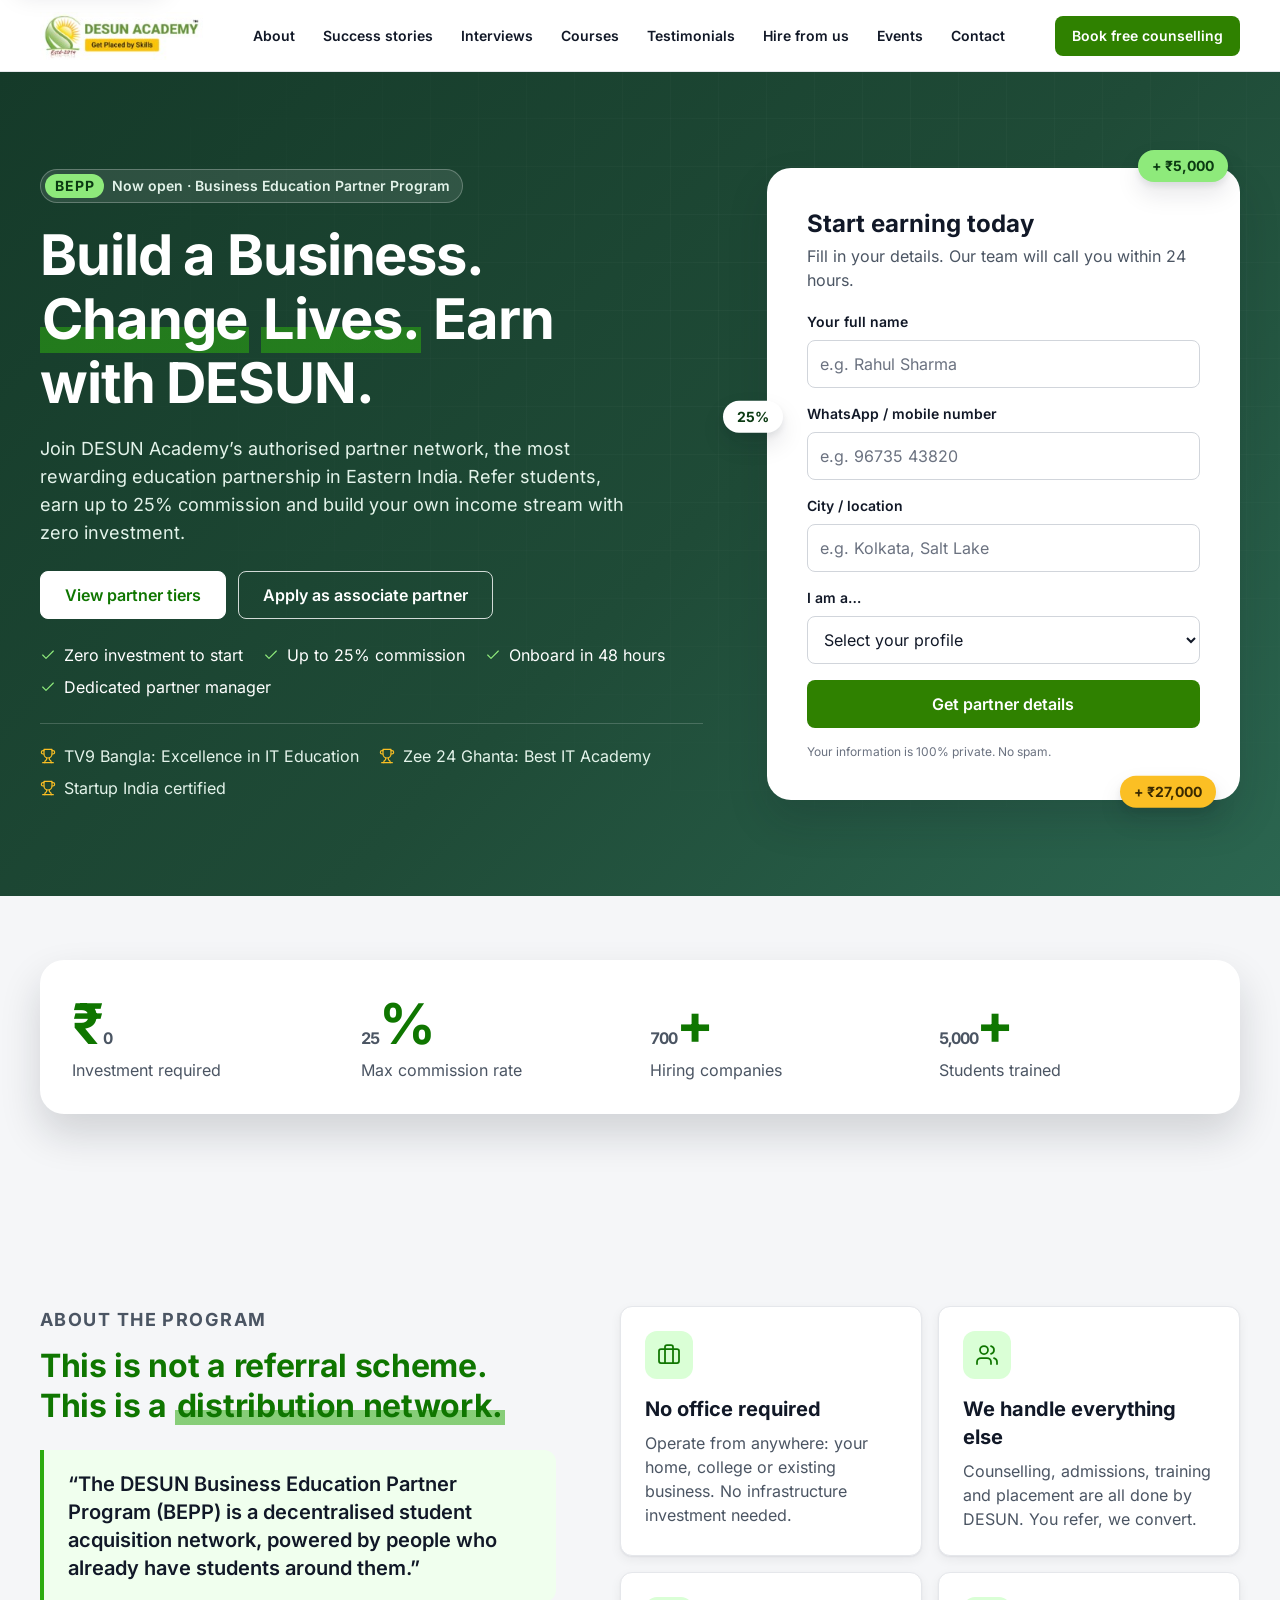
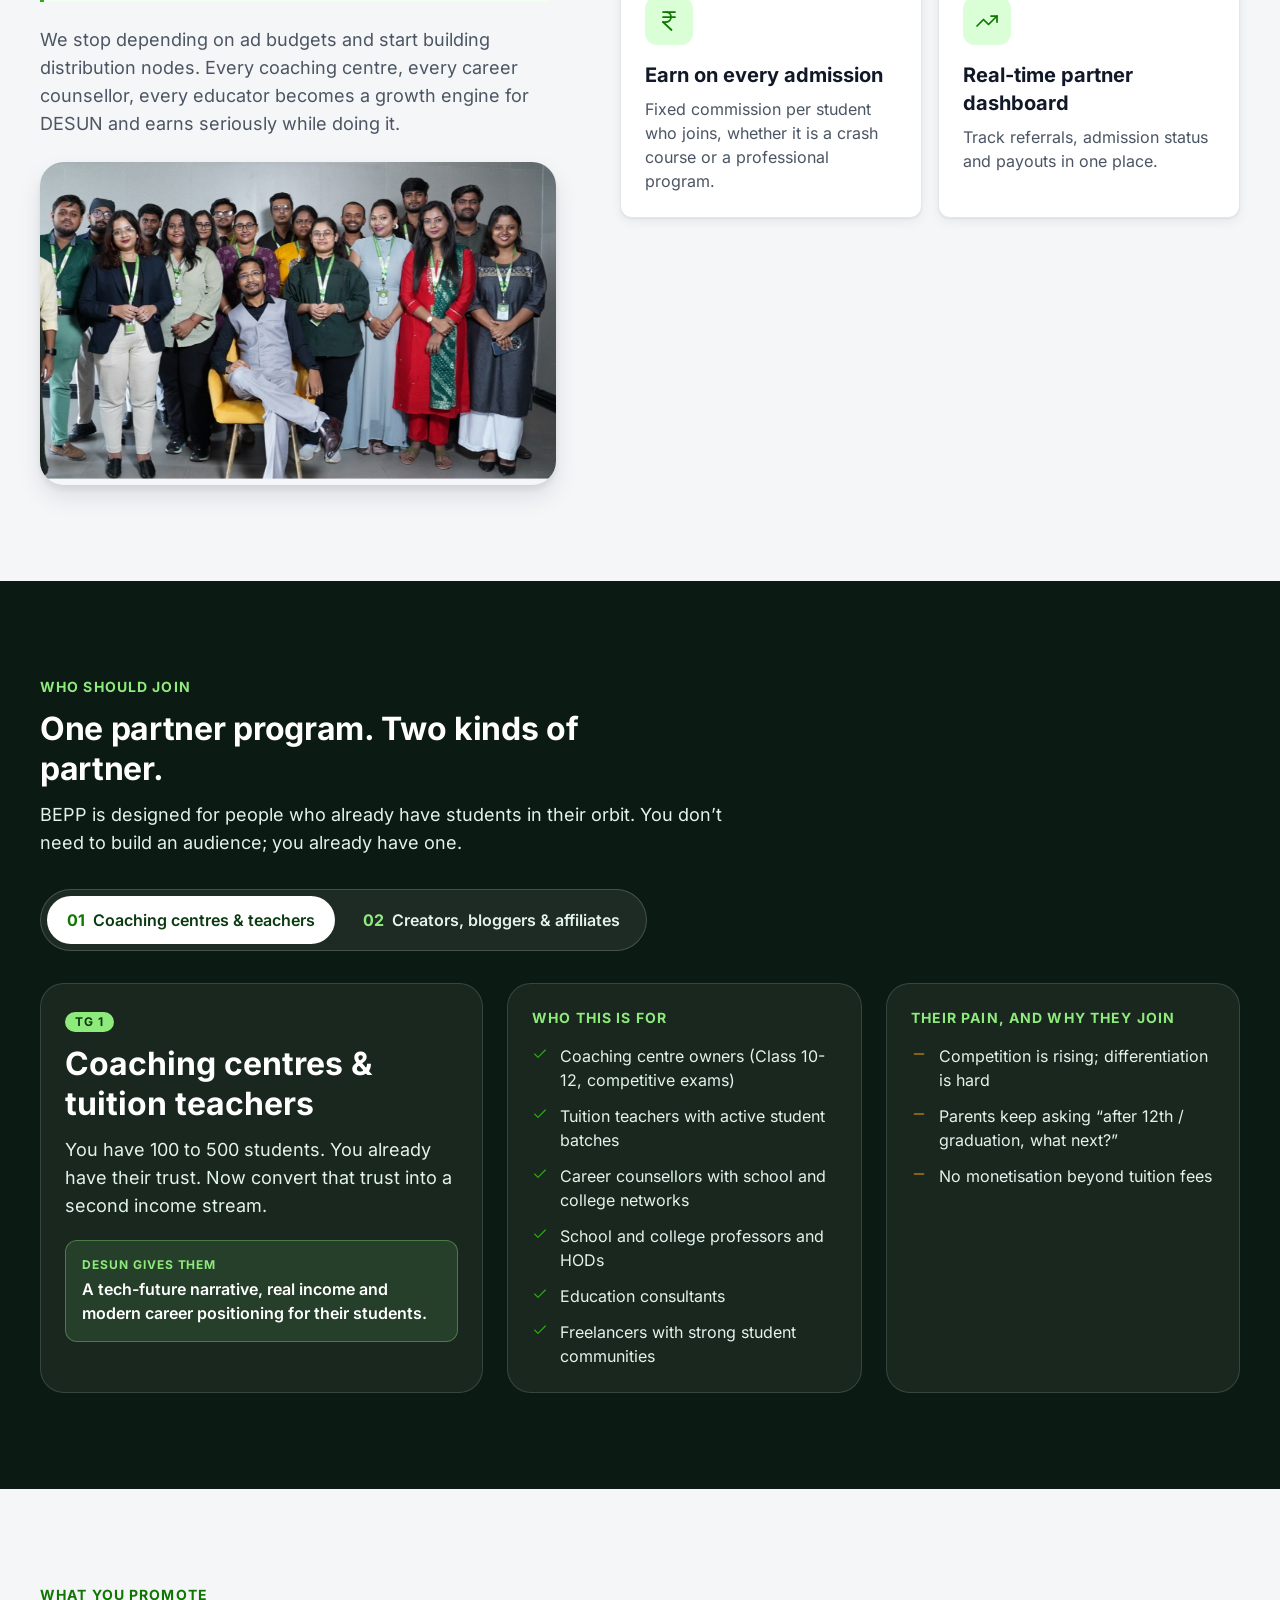
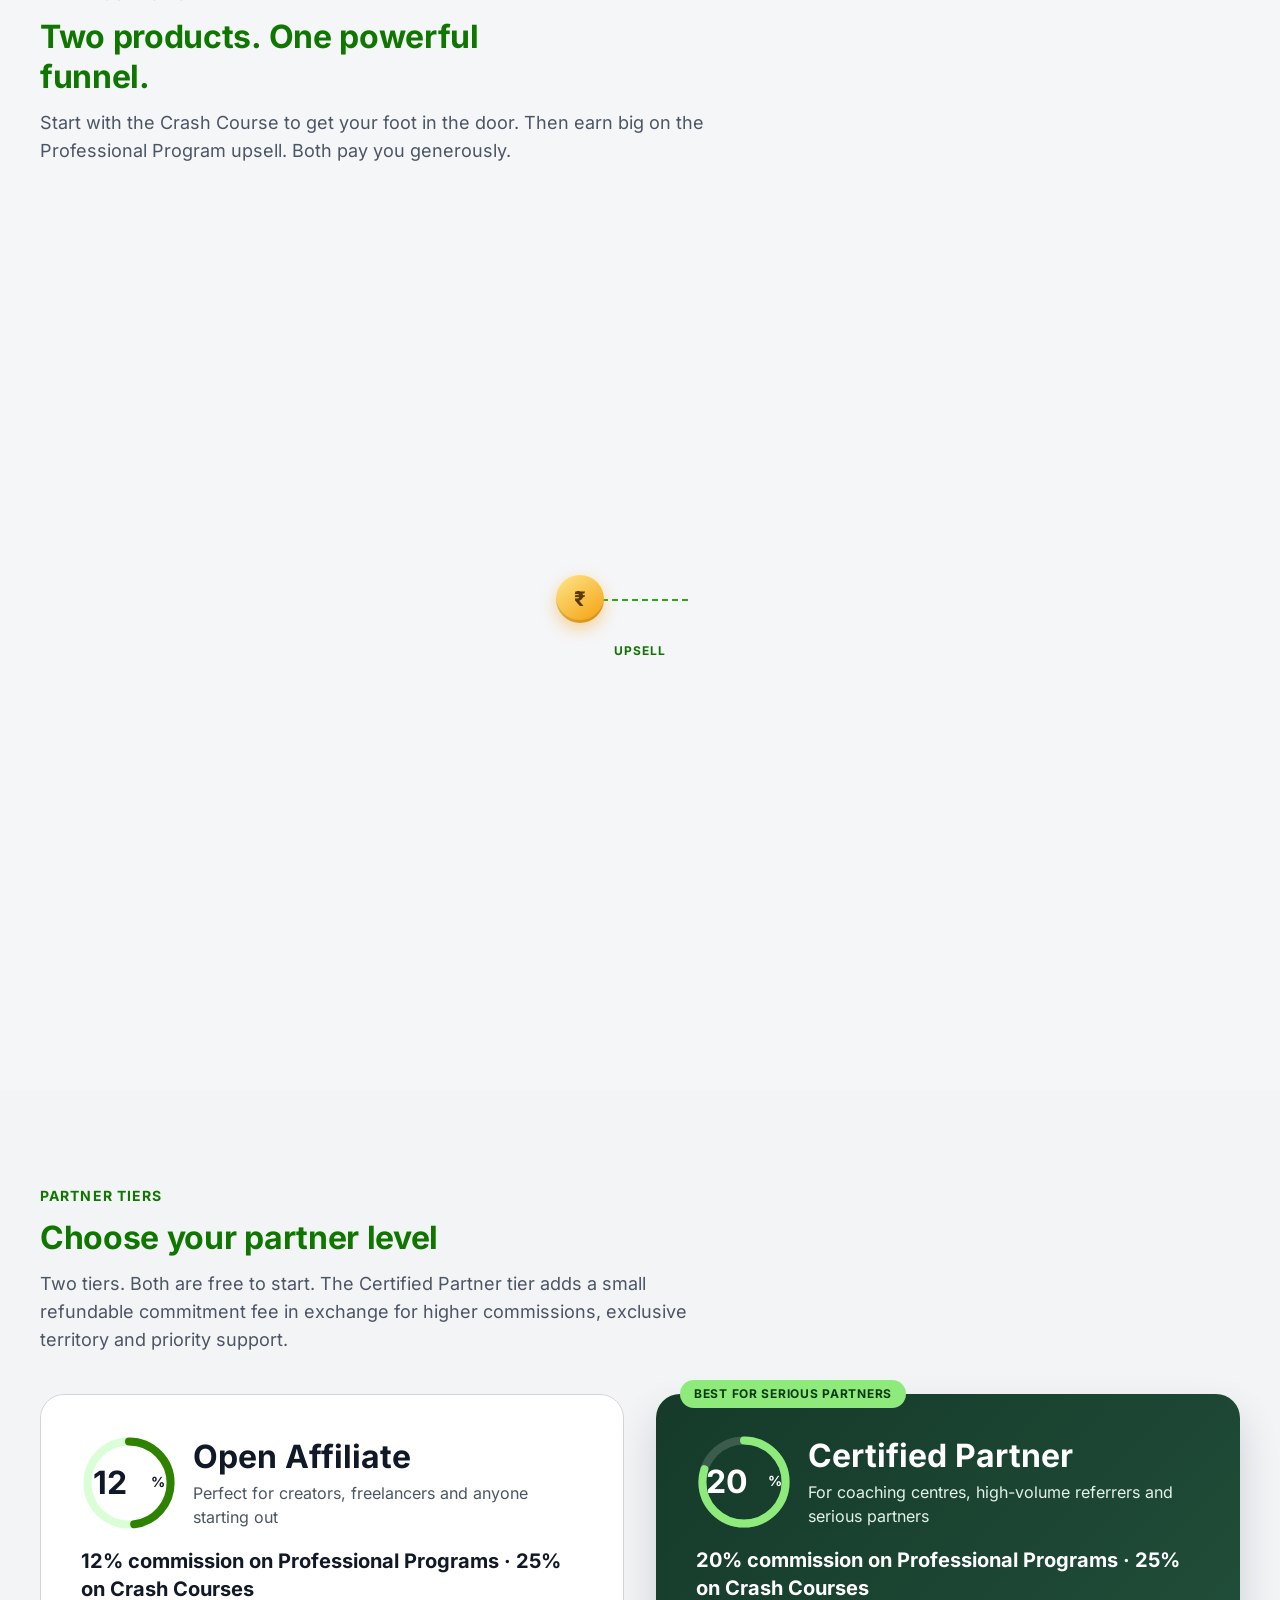
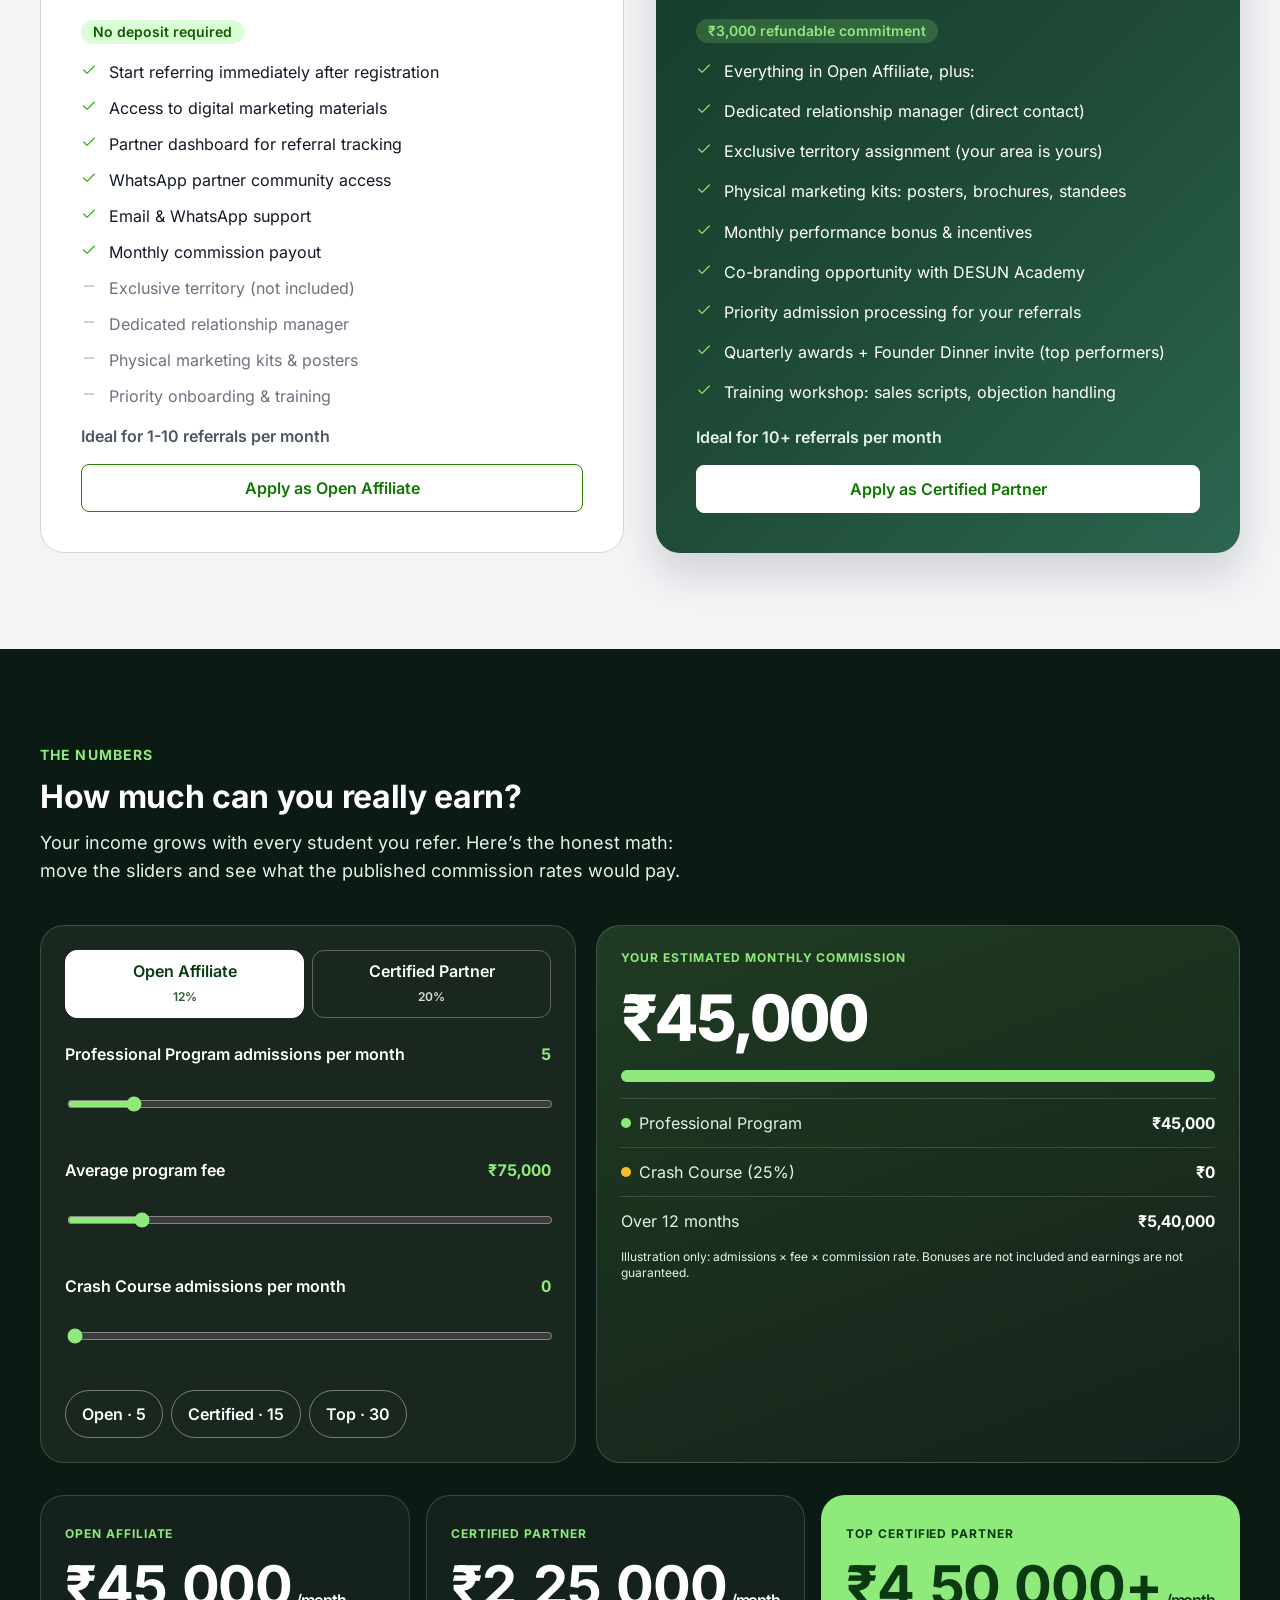
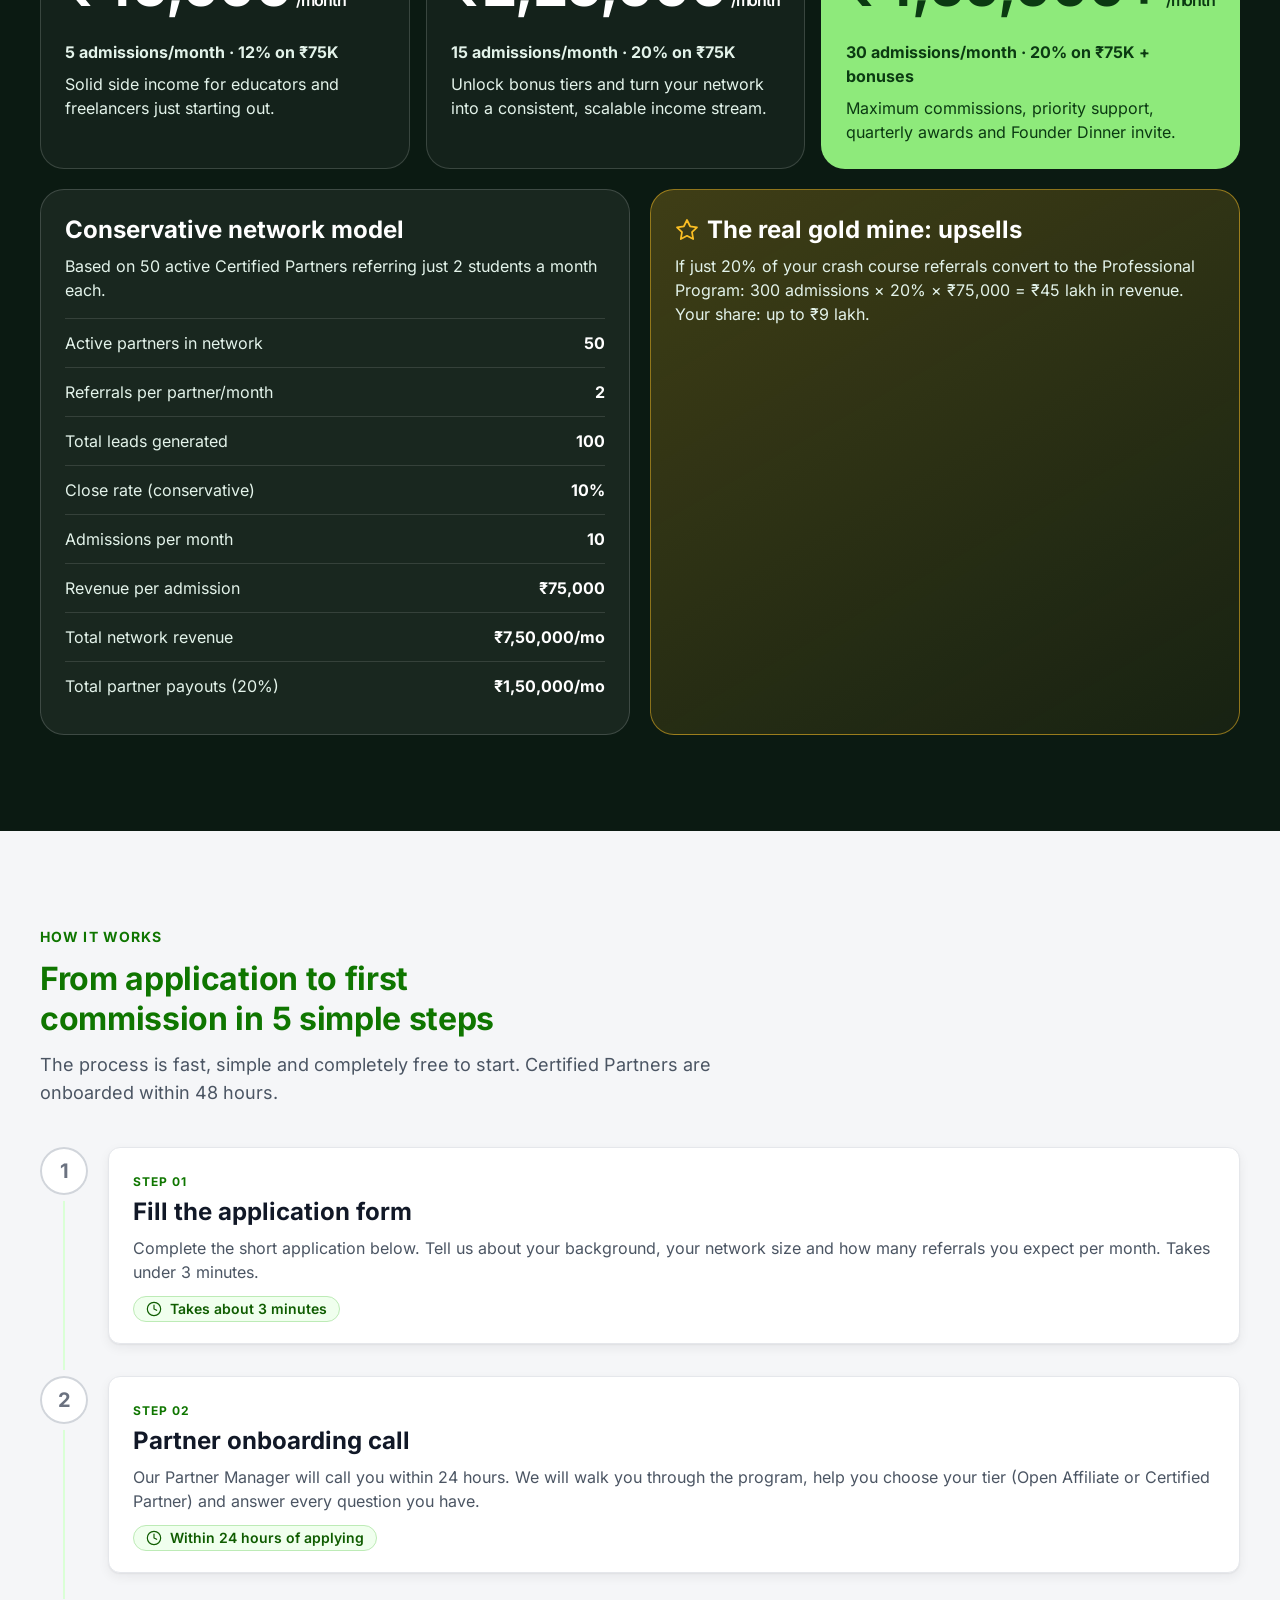
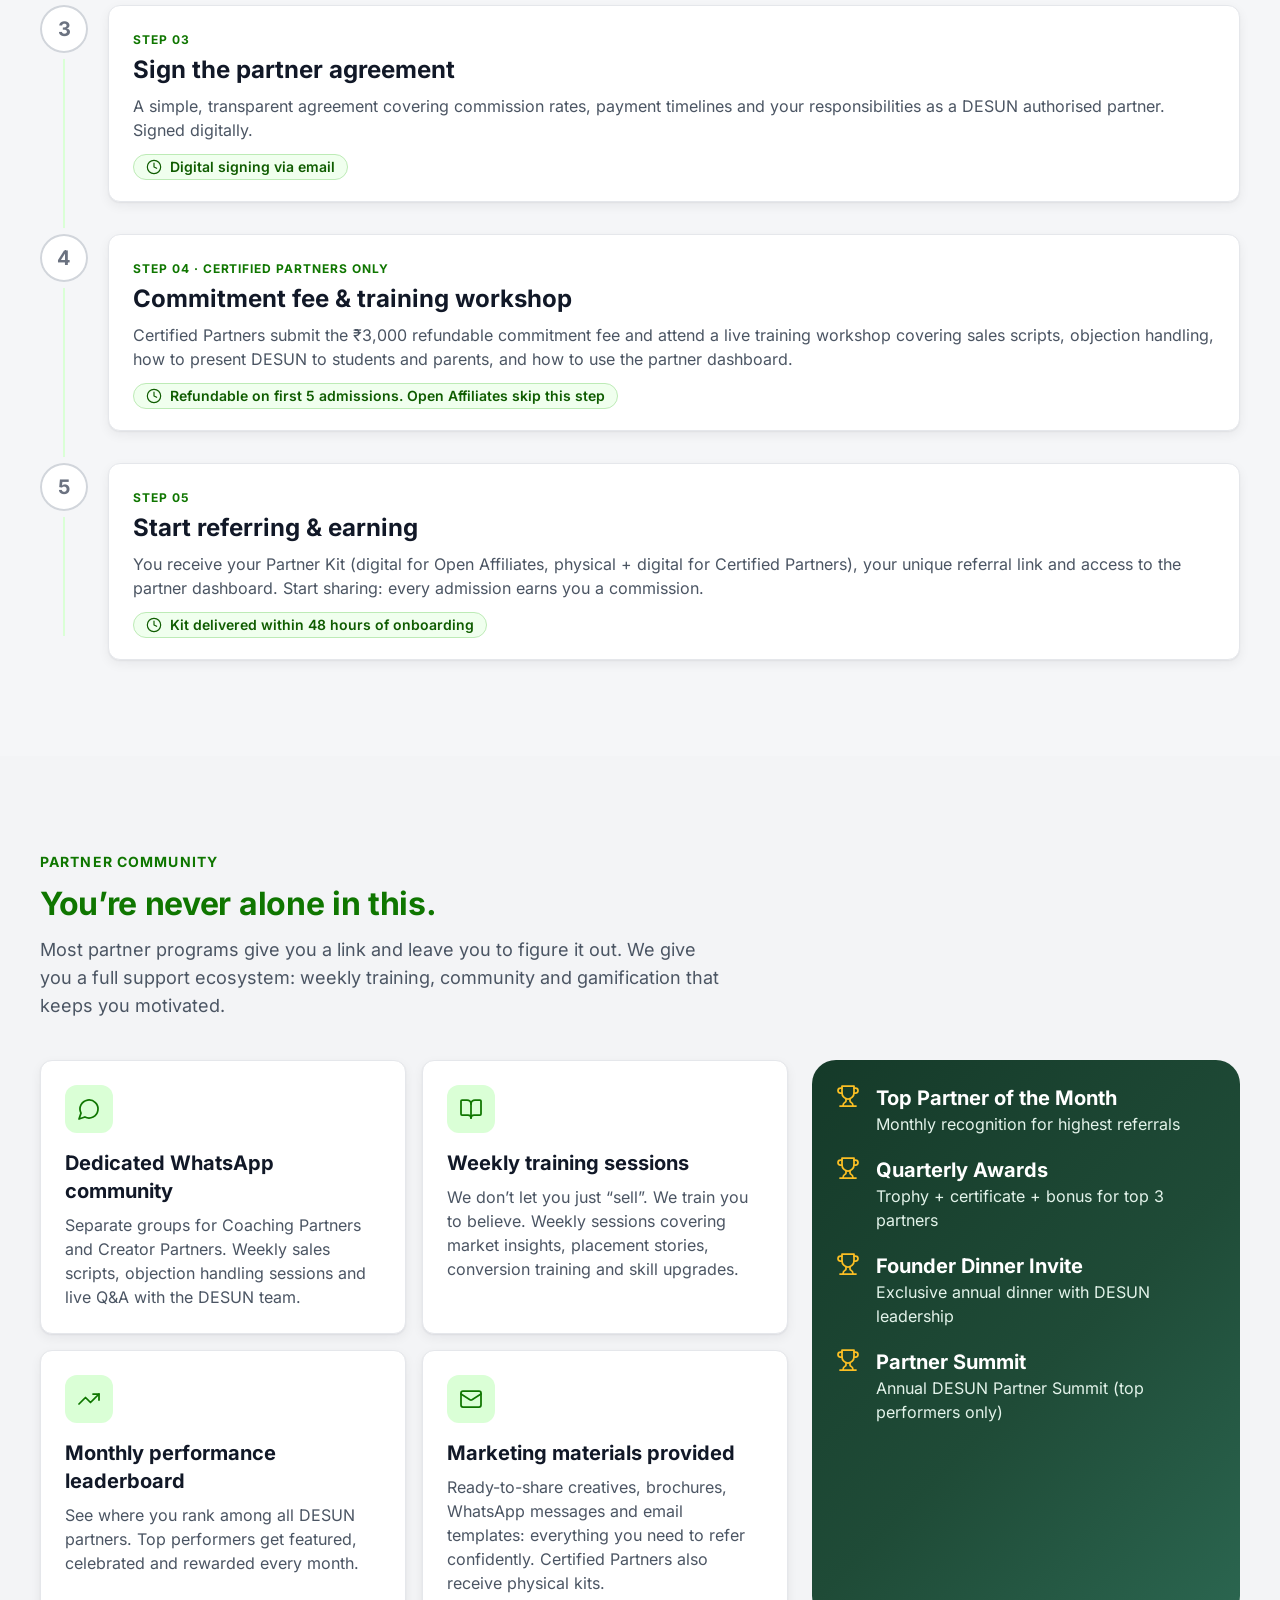
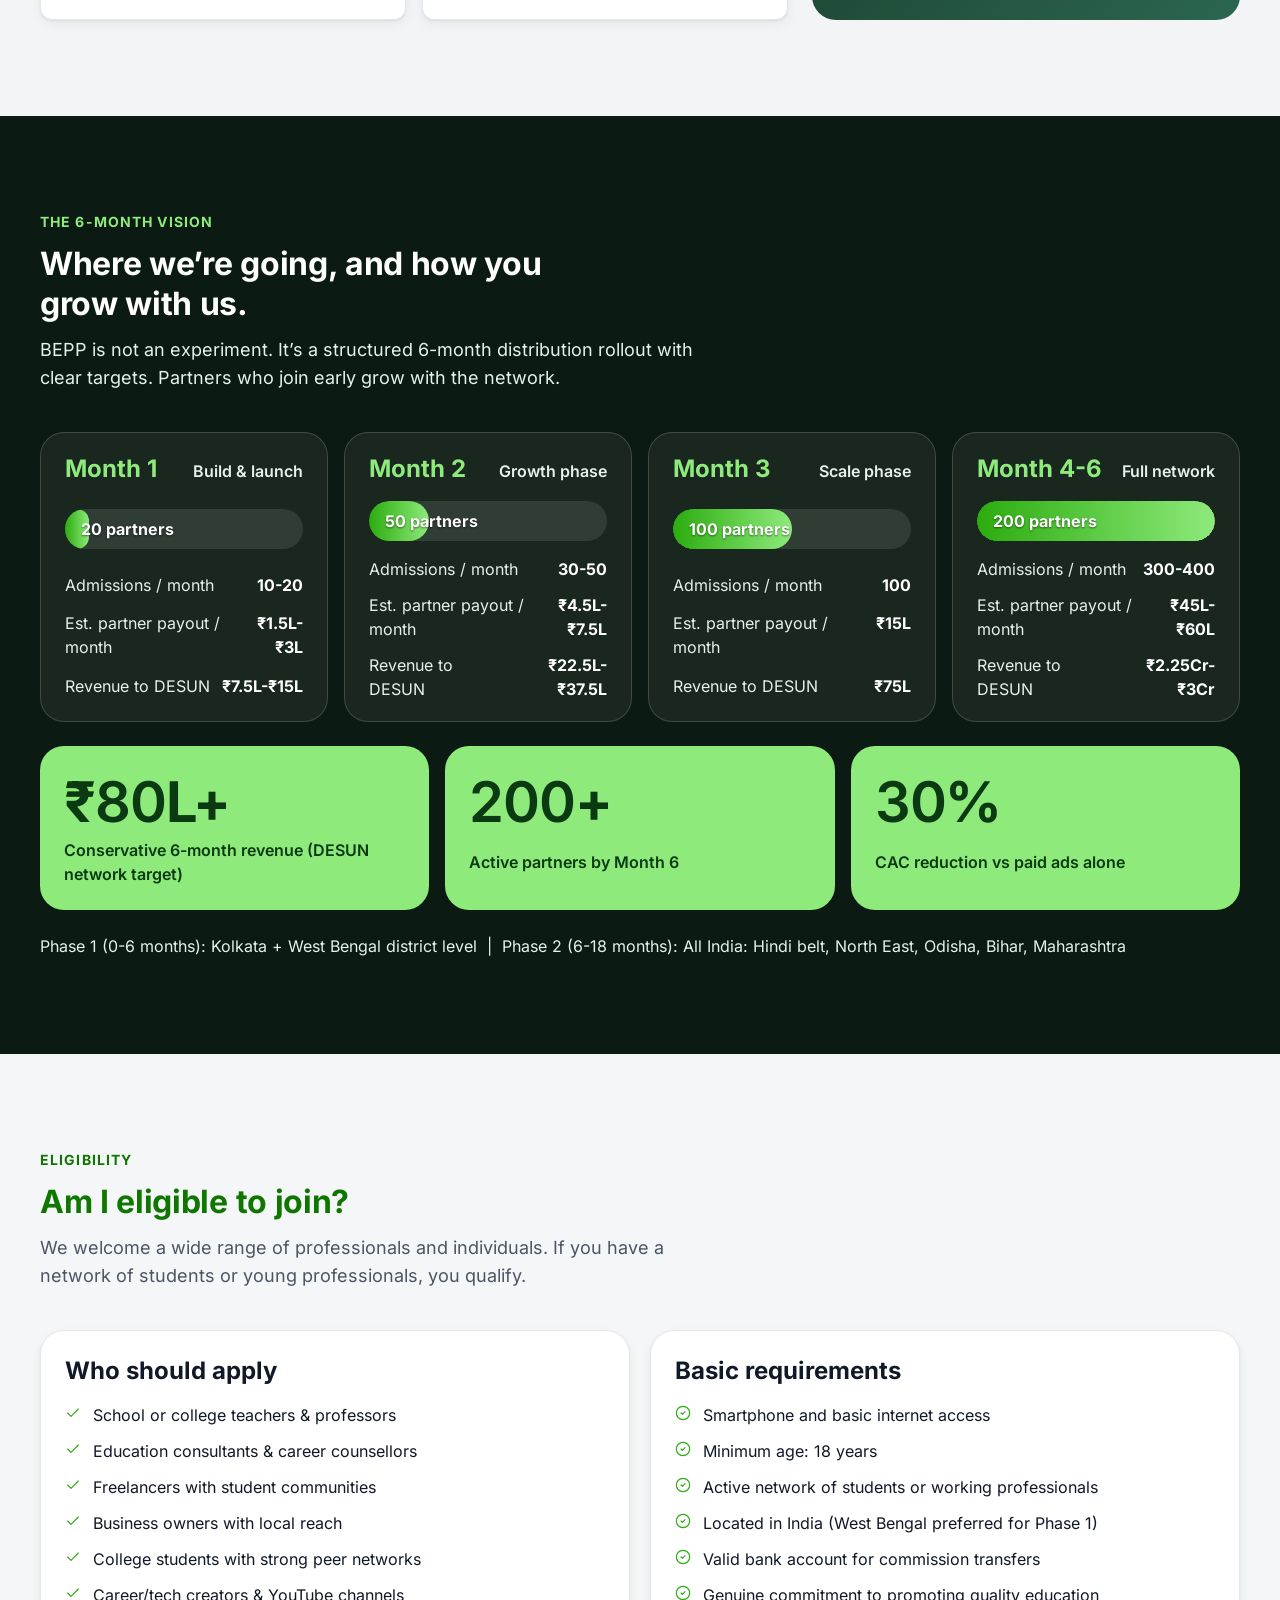
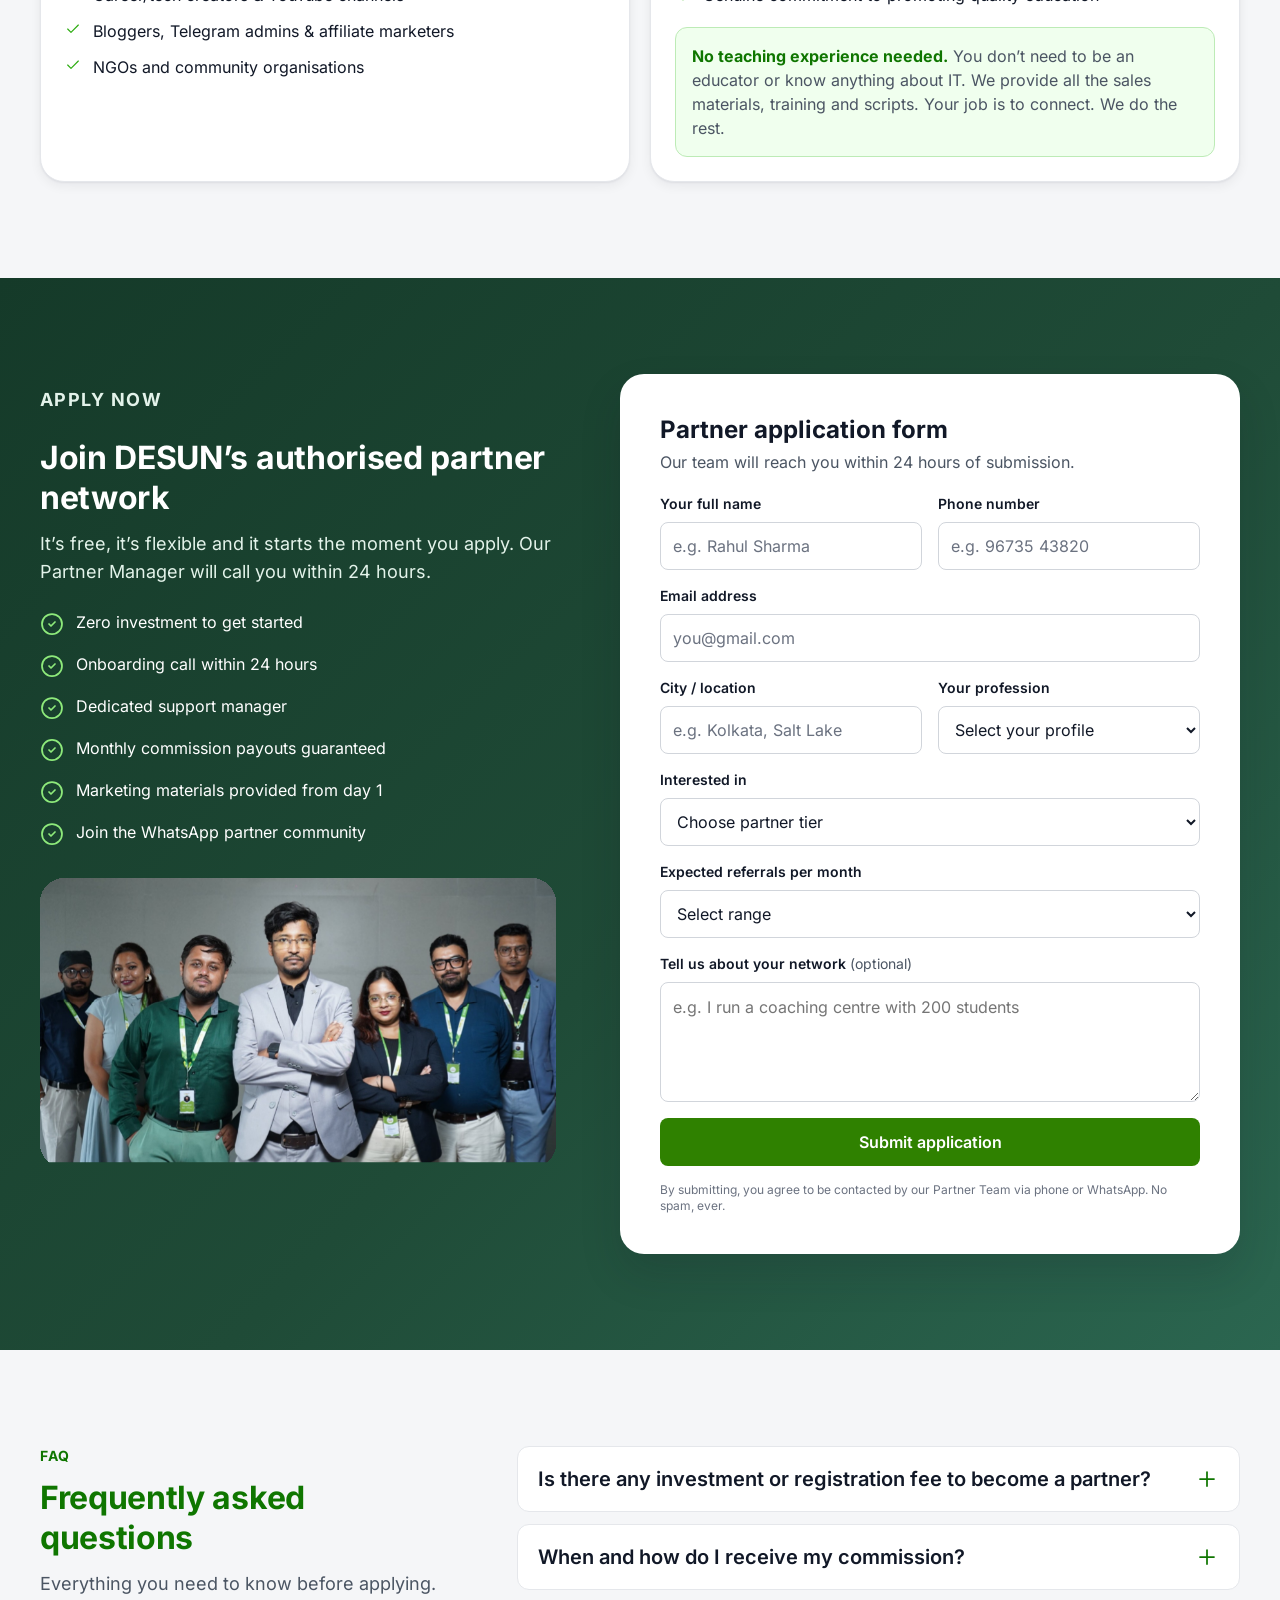
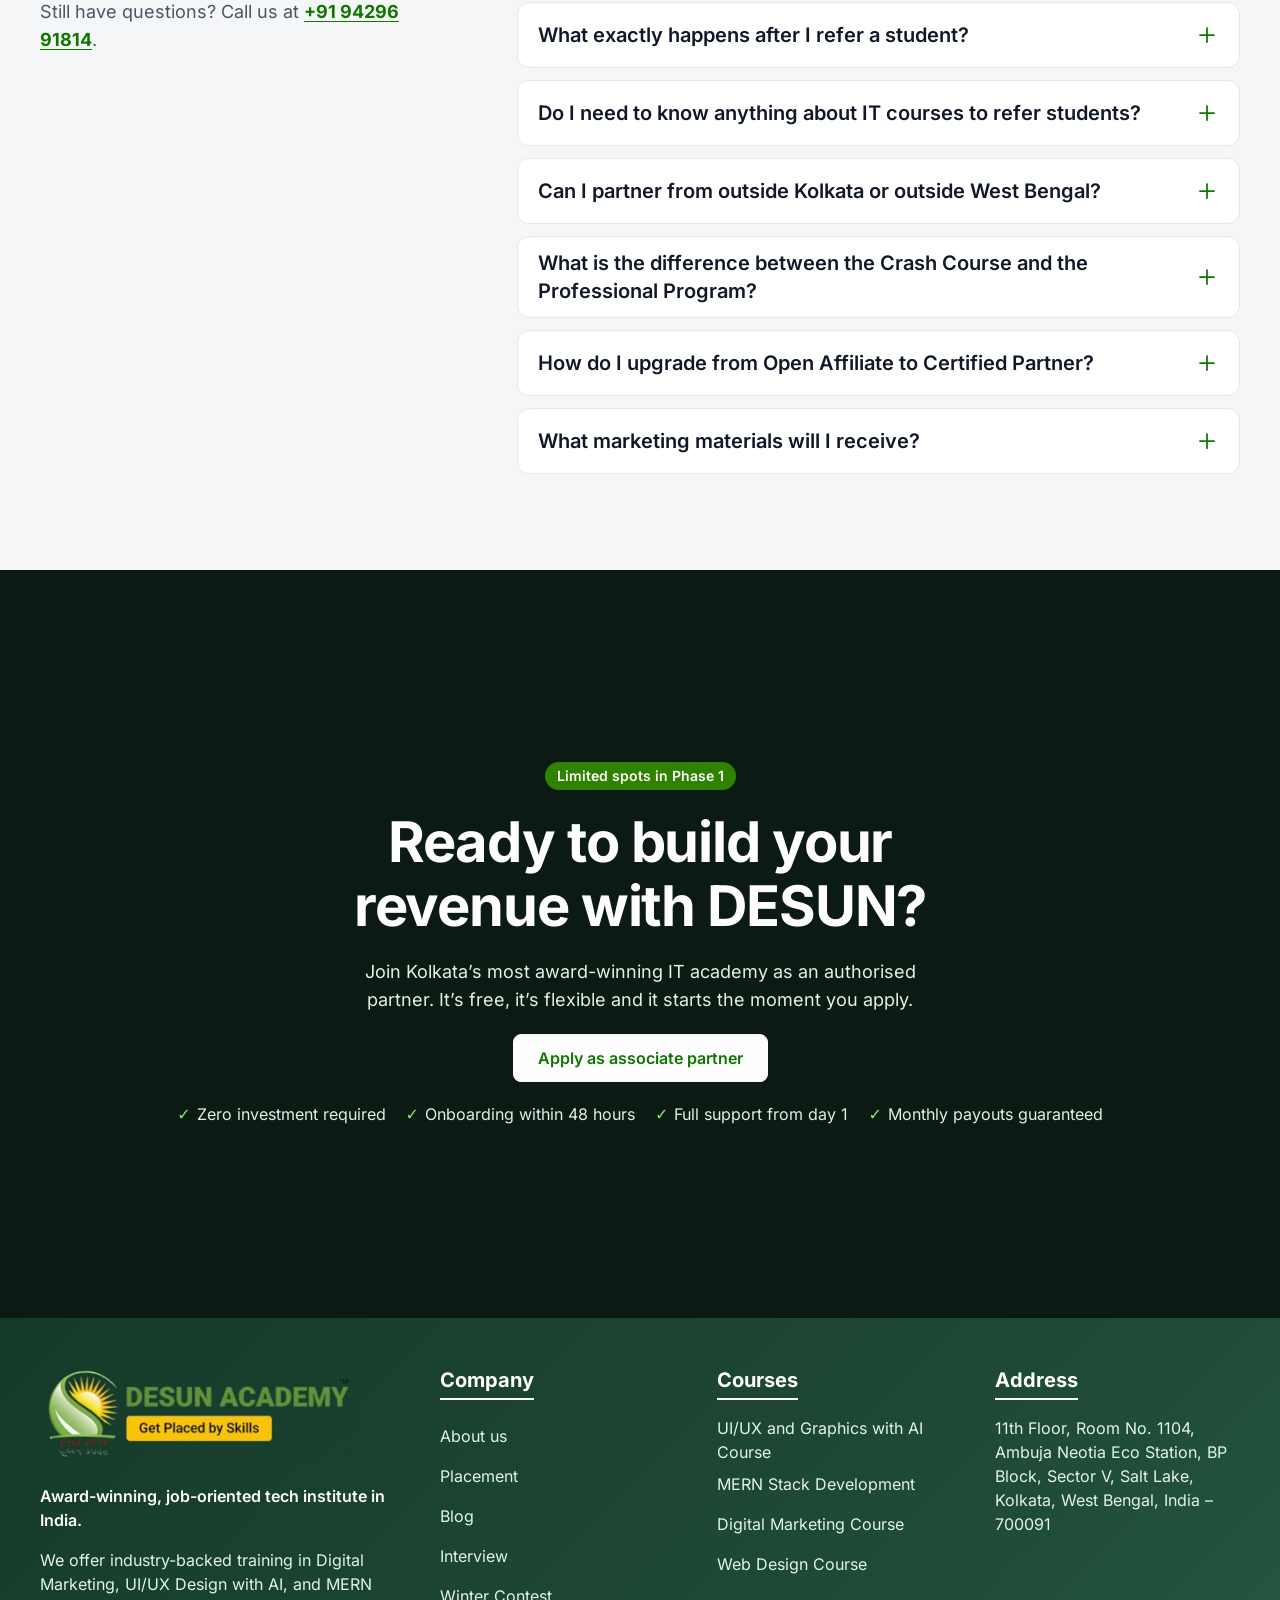
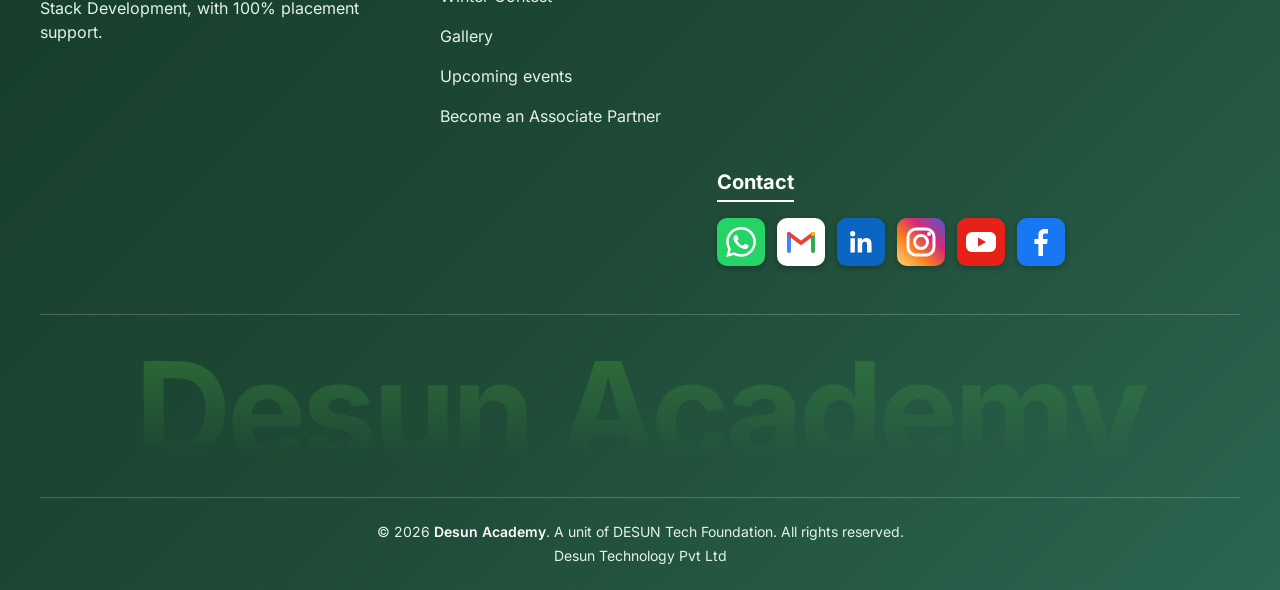
<file: site/partner.html>
<!DOCTYPE html>
<html lang="en" class="no-js">
<head>
  <meta charset="utf-8">
  <meta name="viewport" content="width=device-width, initial-scale=1">
  <title>Become an associate partner | Desun Academy</title>
  <meta name="description" content="Join the DESUN Business Education Partner Program: refer students, earn up to 25% commission and build your own income stream with zero investment.">
  <meta name="theme-color" content="#0F7600">
  <link rel="icon" href="assets/img/logo.jpg">
  <link rel="preload" href="assets/fonts/inter-latin-wght-normal.woff2" as="font" type="font/woff2" crossorigin>
  <link rel="stylesheet" href="css/style.css">
  <link rel="stylesheet" href="css/about.css">
  <link rel="stylesheet" href="css/courses.css">
  <link rel="stylesheet" href="css/success.css">
  <link rel="stylesheet" href="css/pages2.css">
  <link rel="stylesheet" href="css/pages3.css">
  <script>document.documentElement.classList.remove('no-js');document.documentElement.classList.add('a-js');</script>
</head>
<body class="page-about page-p2 page-p3 page-partner" data-motion="custom">
<a class="skip-link" href="#main">Skip to content</a>

<!-- ======================= ICON SPRITE ======================= -->
<!-- ======================= ICON SPRITE (one library: Lucide-style outline, 1.75 stroke) ======================= -->
<svg width="0" height="0" style="position:absolute" aria-hidden="true" focusable="false">
  <defs>
    <symbol id="i-check" viewBox="0 0 24 24"><path d="M20 6 9 17l-5-5"/></symbol>
    <symbol id="i-plus" viewBox="0 0 24 24"><path d="M5 12h14"/><path d="M12 5v14"/></symbol>
    <symbol id="i-x" viewBox="0 0 24 24"><path d="M18 6 6 18"/><path d="m6 6 12 12"/></symbol>
    <symbol id="i-menu" viewBox="0 0 24 24"><line x1="4" x2="20" y1="12" y2="12"/><line x1="4" x2="20" y1="6" y2="6"/><line x1="4" x2="20" y1="18" y2="18"/></symbol>
    <symbol id="i-chev-l" viewBox="0 0 24 24"><path d="m15 18-6-6 6-6"/></symbol>
    <symbol id="i-chev-r" viewBox="0 0 24 24"><path d="m9 18 6-6-6-6"/></symbol>
    <symbol id="i-cap" viewBox="0 0 24 24"><path d="M21.42 10.922a1 1 0 0 0-.019-1.838L12.83 5.18a2 2 0 0 0-1.66 0L2.6 9.08a1 1 0 0 0 0 1.832l8.57 3.908a2 2 0 0 0 1.66 0z"/><path d="M22 10v6"/><path d="M6 12.5V16a6 3 0 0 0 12 0v-3.5"/></symbol>
    <symbol id="i-briefcase" viewBox="0 0 24 24"><path d="M16 20V4a2 2 0 0 0-2-2h-4a2 2 0 0 0-2 2v16"/><rect width="20" height="14" x="2" y="6" rx="2"/></symbol>
    <symbol id="i-repeat" viewBox="0 0 24 24"><path d="m17 2 4 4-4 4"/><path d="M3 11v-1a4 4 0 0 1 4-4h14"/><path d="m7 22-4-4 4-4"/><path d="M21 13v1a4 4 0 0 1-4 4H3"/></symbol>
    <symbol id="i-trend" viewBox="0 0 24 24"><polyline points="22 7 13.5 15.5 8.5 10.5 2 17"/><polyline points="16 7 22 7 22 13"/></symbol>
    <symbol id="i-rupee" viewBox="0 0 24 24"><path d="M6 3h12"/><path d="M6 8h12"/><path d="m6 13 8.5 8"/><path d="M6 13h3"/><path d="M9 13c6.667 0 6.667-10 0-10"/></symbol>
    <symbol id="i-vol-x" viewBox="0 0 24 24"><path d="M11 4.702a.705.705 0 0 0-1.203-.498L6.413 7.587A1.4 1.4 0 0 1 5.416 8H3a1 1 0 0 0-1 1v6a1 1 0 0 0 1 1h2.416a1.4 1.4 0 0 1 .997.413l3.383 3.384A.705.705 0 0 0 11 19.298z"/><line x1="22" x2="16" y1="9" y2="15"/><line x1="16" x2="22" y1="9" y2="15"/></symbol>
    <symbol id="i-vol-2" viewBox="0 0 24 24"><path d="M11 4.702a.705.705 0 0 0-1.203-.498L6.413 7.587A1.4 1.4 0 0 1 5.416 8H3a1 1 0 0 0-1 1v6a1 1 0 0 0 1 1h2.416a1.4 1.4 0 0 1 .997.413l3.383 3.384A.705.705 0 0 0 11 19.298z"/><path d="M16 9a5 5 0 0 1 0 6"/><path d="M19.364 18.364a9 9 0 0 0 0-12.728"/></symbol>
    <symbol id="i-pause" viewBox="0 0 24 24"><rect x="14" y="4" width="4" height="16" rx="1"/><rect x="6" y="4" width="4" height="16" rx="1"/></symbol>
    <symbol id="i-play" viewBox="0 0 24 24"><polygon points="6 3 20 12 6 21 6 3"/></symbol>
    <symbol id="i-book" viewBox="0 0 24 24"><path d="M12 7v14"/><path d="M3 18a1 1 0 0 1-1-1V4a1 1 0 0 1 1-1h5a4 4 0 0 1 4 4 4 4 0 0 1 4-4h5a1 1 0 0 1 1 1v13a1 1 0 0 1-1 1h-6a3 3 0 0 0-3 3 3 3 0 0 0-3-3z"/></symbol>
    <symbol id="i-pin" viewBox="0 0 24 24"><path d="M20 10c0 4.993-5.539 10.193-7.399 11.799a1 1 0 0 1-1.202 0C9.539 20.193 4 14.993 4 10a8 8 0 0 1 16 0"/><circle cx="12" cy="10" r="3"/></symbol>
    <symbol id="i-alert" viewBox="0 0 24 24"><circle cx="12" cy="12" r="10"/><line x1="12" x2="12" y1="8" y2="12"/><line x1="12" x2="12.01" y1="16" y2="16"/></symbol>
    <symbol id="i-lock" viewBox="0 0 24 24"><rect width="18" height="11" x="3" y="11" rx="2" ry="2"/><path d="M7 11V7a5 5 0 0 1 10 0v4"/></symbol>
    <symbol id="i-circle-check" viewBox="0 0 24 24"><circle cx="12" cy="12" r="10"/><path d="m9 12 2 2 4-4"/></symbol>
    <symbol id="i-phone" viewBox="0 0 24 24"><path d="M22 16.92v3a2 2 0 0 1-2.18 2 19.79 19.79 0 0 1-8.63-3.07 19.5 19.5 0 0 1-6-6 19.79 19.79 0 0 1-3.07-8.67A2 2 0 0 1 4.11 2h3a2 2 0 0 1 2 1.72 12.84 12.84 0 0 0 .7 2.81 2 2 0 0 1-.45 2.11L8.09 9.91a16 16 0 0 0 6 6l1.27-1.27a2 2 0 0 1 2.11-.45 12.84 12.84 0 0 0 2.81.7A2 2 0 0 1 22 16.92z"/></symbol>
    <symbol id="i-mail" viewBox="0 0 24 24"><rect width="20" height="16" x="2" y="4" rx="2"/><path d="m22 7-8.97 5.7a1.94 1.94 0 0 1-2.06 0L2 7"/></symbol>
    <symbol id="i-chat" viewBox="0 0 24 24"><path d="M7.9 20A9 9 0 1 0 4 16.1L2 22Z"/></symbol>
    <symbol id="i-instagram" viewBox="0 0 24 24"><rect width="20" height="20" x="2" y="2" rx="5" ry="5"/><path d="M16 11.37A4 4 0 1 1 12.63 8 4 4 0 0 1 16 11.37z"/><line x1="17.5" x2="17.51" y1="6.5" y2="6.5"/></symbol>
    <symbol id="i-youtube" viewBox="0 0 24 24"><path d="M2.5 17a24.12 24.12 0 0 1 0-10 2 2 0 0 1 1.4-1.4 49.56 49.56 0 0 1 16.2 0A2 2 0 0 1 21.5 7a24.12 24.12 0 0 1 0 10 2 2 0 0 1-1.4 1.4 49.55 49.55 0 0 1-16.2 0A2 2 0 0 1 2.5 17"/><path d="m10 15 5-3-5-3z"/></symbol>
    <symbol id="i-facebook" viewBox="0 0 24 24"><path d="M18 2h-3a5 5 0 0 0-5 5v3H7v4h3v8h4v-8h3l1-4h-4V7a1 1 0 0 1 1-1h3z"/></symbol>
    <symbol id="i-linkedin" viewBox="0 0 24 24"><path d="M16 8a6 6 0 0 1 6 6v7h-4v-7a2 2 0 0 0-2-2 2 2 0 0 0-2 2v7h-4v-7a6 6 0 0 1 6-6z"/><rect width="4" height="12" x="2" y="9"/><circle cx="4" cy="4" r="2"/></symbol>
  
    <symbol id="i-search" viewBox="0 0 24 24"><circle cx="11" cy="11" r="8"/><path d="m21 21-4.3-4.3"/></symbol>
    <symbol id="i-calendar" viewBox="0 0 24 24"><path d="M8 2v4"/><path d="M16 2v4"/><rect width="18" height="18" x="3" y="4" rx="2"/><path d="M3 10h18"/></symbol>
    <symbol id="i-clock" viewBox="0 0 24 24"><circle cx="12" cy="12" r="10"/><polyline points="12 6 12 12 16 14"/></symbol>
    <symbol id="i-arrow-right" viewBox="0 0 24 24"><path d="M5 12h14"/><path d="m12 5 7 7-7 7"/></symbol>
    <symbol id="i-arrow-left" viewBox="0 0 24 24"><path d="m12 19-7-7 7-7"/><path d="M19 12H5"/></symbol>
    <symbol id="i-arrow-up-right" viewBox="0 0 24 24"><path d="M7 7h10v10"/><path d="M7 17 17 7"/></symbol>
    <symbol id="i-copy" viewBox="0 0 24 24"><rect width="14" height="14" x="8" y="8" rx="2"/><path d="M4 16c-1.1 0-2-.9-2-2V4c0-1.1.9-2 2-2h10c1.1 0 2 .9 2 2"/></symbol>
    <symbol id="i-shield" viewBox="0 0 24 24"><path d="M20 13c0 5-3.5 7.5-7.66 8.95a1 1 0 0 1-.67-.01C7.5 20.5 4 18 4 13V6a1 1 0 0 1 1-1c2 0 4.5-1.2 6.24-2.72a1.17 1.17 0 0 1 1.52 0C14.51 3.81 17 5 19 5a1 1 0 0 1 1 1z"/><path d="m9 12 2 2 4-4"/></symbol>
    <symbol id="i-users" viewBox="0 0 24 24"><path d="M16 21v-2a4 4 0 0 0-4-4H6a4 4 0 0 0-4 4v2"/><circle cx="9" cy="7" r="4"/><path d="M22 21v-2a4 4 0 0 0-3-3.87"/><path d="M16 3.13a4 4 0 0 1 0 7.75"/></symbol>
    <symbol id="i-nav" viewBox="0 0 24 24"><polygon points="3 11 22 2 13 21 11 13 3 11"/></symbol>

    <symbol id="i-trophy" viewBox="0 0 24 24"><path d="M6 9H4.5a2.5 2.5 0 0 1 0-5H6"/><path d="M18 9h1.5a2.5 2.5 0 0 0 0-5H18"/><path d="M4 22h16"/><path d="M10 14.66V17c0 .55-.47.98-.97 1.21C7.85 18.75 7 20.24 7 22"/><path d="M14 14.66V17c0 .55.47.98.97 1.21C16.15 18.75 17 20.24 17 22"/><path d="M18 2H6v7a6 6 0 0 0 12 0V2Z"/></symbol>
    <symbol id="i-grid" viewBox="0 0 24 24"><rect width="7" height="7" x="3" y="3" rx="1"/><rect width="7" height="7" x="14" y="3" rx="1"/><rect width="7" height="7" x="14" y="14" rx="1"/><rect width="7" height="7" x="3" y="14" rx="1"/></symbol>
    <symbol id="i-share" viewBox="0 0 24 24"><circle cx="18" cy="5" r="3"/><circle cx="6" cy="12" r="3"/><circle cx="18" cy="19" r="3"/><path d="m8.59 13.51 6.83 3.98"/><path d="m15.41 6.51-6.82 3.98"/></symbol>
    <symbol id="i-minus" viewBox="0 0 24 24"><path d="M5 12h14"/></symbol>
    <symbol id="i-bell" viewBox="0 0 24 24"><path d="M6 8a6 6 0 0 1 12 0c0 7 3 9 3 9H3s3-2 3-9"/><path d="M10.3 21a1.94 1.94 0 0 0 3.4 0"/></symbol>
    <symbol id="i-star" viewBox="0 0 24 24"><path d="M12 2l3.09 6.26L22 9.27l-5 4.87 1.18 6.88L12 17.77l-6.18 3.25L7 14.14 2 9.27l6.91-1.01L12 2z"/></symbol>
    <symbol id="i-wallet" viewBox="0 0 24 24"><path d="M19 7V4a1 1 0 0 0-1-1H5a2 2 0 0 0 0 4h15a1 1 0 0 1 1 1v4h-3a2 2 0 0 0 0 4h3a1 1 0 0 0 1-1v-2a1 1 0 0 0-1-1"/><path d="M3 5v14a2 2 0 0 0 2 2h15a1 1 0 0 0 1-1v-4"/></symbol>
</defs>
</svg>

<header class="site-header" id="top">
  <div class="a-progress" aria-hidden="true"></div>
  <div class="container site-header__inner">
    <a class="brand" href="index.html" aria-label="Desun Academy — home"><img src="assets/img/logo.jpg" alt="Desun Academy" width="207" height="61"></a>
    <nav class="nav" aria-label="Primary">
      <ul class="nav__list">
        <li><a class="nav__link" href="about.html">About</a></li>
        <li><a class="nav__link" href="success.html">Success stories</a></li>
        <li><a class="nav__link" href="interview.html">Interviews</a></li>
        <li><a class="nav__link" href="courses.html">Courses</a></li>
        <li><a class="nav__link" href="testimonials.html">Testimonials</a></li>
        <li><a class="nav__link" href="hire.html">Hire from us</a></li>
        <li><a class="nav__link" href="events.html">Events</a></li>
        <li><a class="nav__link" href="contact.html">Contact</a></li>
      </ul>
    </nav>
    <button class="btn btn--md header-cta" type="button" data-open-form="counselling">Book free counselling</button>
    <button class="menu-btn" type="button" aria-expanded="false" aria-controls="mobileNav" id="menuBtn">
      <svg class="icon icon--24" aria-hidden="true"><use href="#i-menu"/></svg><span>Menu</span>
    </button>
  </div>
  <div class="mobile-nav" id="mobileNav">
    <a class="mobile-nav__link" href="about.html">About</a>
    <a class="mobile-nav__link" href="success.html">Success stories</a>
    <a class="mobile-nav__link" href="interview.html">Interviews</a>
    <a class="mobile-nav__link" href="courses.html">Courses</a>
    <a class="mobile-nav__link" href="testimonials.html">Testimonials</a>
    <a class="mobile-nav__link" href="hire.html">Hire from us</a>
    <a class="mobile-nav__link" href="events.html">Events</a>
    <a class="mobile-nav__link" href="contact.html">Contact</a>
    <button class="btn btn--block" type="button" data-open-form="counselling">Book free counselling</button>
  </div>
</header>
<main id="main">
<section class="pt-hero" aria-labelledby="ptT">
  <div class="pt-hero__grid-bg" aria-hidden="true"></div>
  <div class="container pt-hero__g">
    <div class="pt-hero__copy">
      <p class="pt-hero__badge"><span>BEPP</span> Now open &middot; Business Education Partner Program</p>
      <h1 class="display pt-hero__t" id="ptT"><span class="w"><i>Build</i></span> <span class="w"><i>a</i></span> <span class="w"><i>Business.</i></span> <span class="w"><i><mark class="s-hl">Change</mark></i></span> <span class="w"><i><mark class="s-hl">Lives.</mark></i></span> <span class="w"><i>Earn</i></span> <span class="w"><i>with</i></span> <span class="w"><i>DESUN.</i></span></h1>
      <p class="pt-hero__lead">Join DESUN Academy&rsquo;s authorised partner network, the most rewarding education partnership in Eastern India. Refer students, earn up to 25% commission and build your own income stream with zero investment.</p>
      <div class="pt-hero__cta"><a class="btn btn--white" href="#tiers"><span>View partner tiers</span></a><a class="btn btn--outline-inverse" href="#apply"><span>Apply as associate partner</span></a></div>
      <ul class="pt-hero__tk"><li><svg class="icon icon--16" aria-hidden="true"><use href="#i-check"/></svg>Zero investment to start</li><li><svg class="icon icon--16" aria-hidden="true"><use href="#i-check"/></svg>Up to 25% commission</li><li><svg class="icon icon--16" aria-hidden="true"><use href="#i-check"/></svg>Onboard in 48 hours</li><li><svg class="icon icon--16" aria-hidden="true"><use href="#i-check"/></svg>Dedicated partner manager</li></ul>
      <ul class="pt-hero__rec"><li><svg class="icon icon--16" aria-hidden="true"><use href="#i-trophy"/></svg>TV9 Bangla: Excellence in IT Education</li><li><svg class="icon icon--16" aria-hidden="true"><use href="#i-trophy"/></svg>Zee 24 Ghanta: Best IT Academy</li><li><svg class="icon icon--16" aria-hidden="true"><use href="#i-trophy"/></svg>Startup India certified</li></ul>
    </div>
    <div class="pt-hero__right">
      <span class="pt-chip pt-chip--1" aria-hidden="true">+ &#8377;5,000</span><span class="pt-chip pt-chip--2" aria-hidden="true">25%</span><span class="pt-chip pt-chip--3" aria-hidden="true">+ &#8377;27,000</span>
      <div class="ct-card pt-quick">
        <h2 class="pt-quick__h">Start earning today</h2><p class="pt-quick__p">Fill in your details. Our team will call you within 24 hours.</p>
        <form id="ptHero" novalidate>
          <div class="field"><label for="ptqName">Your full name</label><input id="ptqName" name="ptqName" type="text" placeholder="e.g. Rahul Sharma" required autocomplete="name"><p class="field__error"><svg class="icon icon--16" aria-hidden="true"><use href="#i-alert"/></svg><span>This field is required</span></p></div>
          <div class="field"><label for="ptqPhone">WhatsApp / mobile number</label><input id="ptqPhone" name="ptqPhone" type="tel" placeholder="e.g. 96735 43820" required autocomplete="tel-national" inputmode="numeric"><p class="field__error"><svg class="icon icon--16" aria-hidden="true"><use href="#i-alert"/></svg><span>Enter a valid whatsapp / mobile number</span></p></div>
          <div class="field"><label for="ptqCity">City / location</label><input id="ptqCity" name="ptqCity" type="text" placeholder="e.g. Kolkata, Salt Lake" required autocomplete="address-level2"><p class="field__error"><svg class="icon icon--16" aria-hidden="true"><use href="#i-alert"/></svg><span>This field is required</span></p></div>
          <div class="field"><label for="ptqProfile">I am a&hellip;</label><select id="ptqProfile" name="ptqProfile" required><option value="">Select your profile</option><option>Coaching centre owner</option><option>Tuition teacher</option><option>School / college teacher or professor</option><option>Career counsellor / education consultant</option><option>Freelancer with a student community</option><option>Business owner with local reach</option><option>College student with a strong peer network</option><option>Career / tech creator or YouTuber</option><option>Blogger, Telegram admin or affiliate marketer</option><option>NGO / community organisation</option><option>Other</option></select><p class="field__error"><svg class="icon icon--16" aria-hidden="true"><use href="#i-alert"/></svg><span>Please choose an option</span></p></div>
          <button class="btn btn--block" type="submit"><span>Get partner details</span></button>
          <p class="ct-note">Your information is 100% private. No spam.</p>
        </form>
        <div class="ct-ok" id="ptqOk" hidden><svg class="icon icon--48" aria-hidden="true"><use href="#i-circle-check"/></svg><h3>We&rsquo;ll call you soon</h3><p>Our partner team will reach you within 24 hours.</p></div>
      </div>
    </div>
  </div>
</section>

<section class="pt-stats" aria-label="Program numbers"><div class="container"><ul class="pt-stats__l"><li><b>&#8377;<span data-count="0">0</span></b><span>Investment required</span></li><li><b><span data-count="25">25</span>%</b><span>Max commission rate</span></li><li><b><span data-count="700">700</span>+</b><span>Hiring companies</span></li><li><b><span data-count="5000">5000</span>+</b><span>Students trained</span></li></ul></div></section>

<section class="pt-about" aria-labelledby="ptA">
  <div class="container pt-about__g">
    <div class="pt-about__l">
      <p class="c-kicker">About the program</p>
      <h2 class="h2 pt-h2" id="ptA">This is not a referral scheme. This is a <mark class="s-hl">distribution network.</mark></h2>
      <blockquote><p>&ldquo;The DESUN Business Education Partner Program (BEPP) is a decentralised student acquisition network, powered by people who already have students around them.&rdquo;</p></blockquote>
      <p>We stop depending on ad budgets and start building distribution nodes. Every coaching centre, every career counsellor, every educator becomes a growth engine for DESUN and earns seriously while doing it.</p>
      <figure class="pt-about__f"><img src="assets/img/about/team-group.jpg" alt="The Desun Academy team together" loading="lazy"></figure>
    </div>
    <div class="pt-stack"><article class="pt-fc"><span class="pt-fc__i"><svg class="icon icon--24" aria-hidden="true"><use href="#i-briefcase"/></svg></span><h3>No office required</h3><p>Operate from anywhere: your home, college or existing business. No infrastructure investment needed.</p></article><article class="pt-fc"><span class="pt-fc__i"><svg class="icon icon--24" aria-hidden="true"><use href="#i-users"/></svg></span><h3>We handle everything else</h3><p>Counselling, admissions, training and placement are all done by DESUN. You refer, we convert.</p></article><article class="pt-fc"><span class="pt-fc__i"><svg class="icon icon--24" aria-hidden="true"><use href="#i-rupee"/></svg></span><h3>Earn on every admission</h3><p>Fixed commission per student who joins, whether it is a crash course or a professional program.</p></article><article class="pt-fc"><span class="pt-fc__i"><svg class="icon icon--24" aria-hidden="true"><use href="#i-trend"/></svg></span><h3>Real-time partner dashboard</h3><p>Track referrals, admission status and payouts in one place.</p></article></div>
  </div>
</section>

<section class="pt-who on-dark" aria-labelledby="ptW">
  <div class="container">
    <p class="c-kicker c-kicker--dark">Who should join</p><h2 class="h2 pt-h2 pt-h2--w" id="ptW">One partner program. Two kinds of partner.</h2>
    <p class="pt-who__p">BEPP is designed for people who already have students in their orbit. You don&rsquo;t need to build an audience; you already have one.</p>
    <div class="pt-tabs" role="tablist" aria-label="Partner type">
      <button class="pt-tab is-on" type="button" role="tab" id="ptTab1" aria-selected="true" aria-controls="ptSeg1"><b>01</b> Coaching centres &amp; teachers</button>
      <button class="pt-tab" type="button" role="tab" id="ptTab2" aria-selected="false" aria-controls="ptSeg2" tabindex="-1"><b>02</b> Creators, bloggers &amp; affiliates</button>
      <i class="pt-tabs__pill" aria-hidden="true"></i>
    </div>
    <div class="pt-segs"><div class="pt-seg" id="ptSeg1" role="tabpanel" aria-labelledby="ptTab1"><div class="pt-seg__a"><span class="pt-seg__tag">TG 1</span><h3>Coaching centres &amp; tuition teachers</h3><p>You have 100 to 500 students. You already have their trust. Now convert that trust into a second income stream.</p><div class="pt-seg__g"><small>DESUN gives them</small><p>A tech-future narrative, real income and modern career positioning for their students.</p></div></div>
      <div class="pt-seg__b"><h4>Who this is for</h4><ul class="pt-ck"><li><svg class="icon icon--16" aria-hidden="true"><use href="#i-check"/></svg><span>Coaching centre owners (Class 10-12, competitive exams)</span></li><li><svg class="icon icon--16" aria-hidden="true"><use href="#i-check"/></svg><span>Tuition teachers with active student batches</span></li><li><svg class="icon icon--16" aria-hidden="true"><use href="#i-check"/></svg><span>Career counsellors with school and college networks</span></li><li><svg class="icon icon--16" aria-hidden="true"><use href="#i-check"/></svg><span>School and college professors and HODs</span></li><li><svg class="icon icon--16" aria-hidden="true"><use href="#i-check"/></svg><span>Education consultants</span></li><li><svg class="icon icon--16" aria-hidden="true"><use href="#i-check"/></svg><span>Freelancers with strong student communities</span></li></ul></div>
      <div class="pt-seg__c"><h4>Their pain, and why they join</h4><ul class="pt-ck pt-ck--x"><li><svg class="icon icon--16" aria-hidden="true"><use href="#i-minus"/></svg><span>Competition is rising; differentiation is hard</span></li><li><svg class="icon icon--16" aria-hidden="true"><use href="#i-minus"/></svg><span>Parents keep asking &ldquo;after 12th / graduation, what next?&rdquo;</span></li><li><svg class="icon icon--16" aria-hidden="true"><use href="#i-minus"/></svg><span>No monetisation beyond tuition fees</span></li></ul></div></div><div class="pt-seg" id="ptSeg2" role="tabpanel" aria-labelledby="ptTab2" hidden><div class="pt-seg__a"><span class="pt-seg__tag">TG 2</span><h3>Career creators, bloggers &amp; affiliates</h3><p>You have 5K to 200K followers. You post career advice. Now earn a premium commission on a product that actually places students.</p><div class="pt-seg__g"><small>DESUN gives them</small><p>A &#8377;75,000 product with real placement proof: the highest-ticket affiliate in the education niche.</p></div></div>
      <div class="pt-seg__b"><h4>Who this is for</h4><ul class="pt-ck"><li><svg class="icon icon--16" aria-hidden="true"><use href="#i-check"/></svg><span>Career advice Instagram and YouTube pages</span></li><li><svg class="icon icon--16" aria-hidden="true"><use href="#i-check"/></svg><span>Tech YouTubers and education bloggers</span></li><li><svg class="icon icon--16" aria-hidden="true"><use href="#i-check"/></svg><span>Telegram community admins (education and career groups)</span></li><li><svg class="icon icon--16" aria-hidden="true"><use href="#i-check"/></svg><span>Affiliate marketers in the education niche</span></li></ul></div>
      <div class="pt-seg__c"><h4>Their pain, and why they join</h4><ul class="pt-ck pt-ck--x"><li><svg class="icon icon--16" aria-hidden="true"><use href="#i-minus"/></svg><span>Affiliate commissions elsewhere are too low</span></li><li><svg class="icon icon--16" aria-hidden="true"><use href="#i-minus"/></svg><span>No premium backend product to promote</span></li><li><svg class="icon icon--16" aria-hidden="true"><use href="#i-minus"/></svg><span>Monetisation is inconsistent</span></li></ul></div></div></div>
  </div>
</section>

<section class="pt-prod" aria-labelledby="ptP">
  <div class="container">
    <p class="c-kicker">What you promote</p><h2 class="h2 pt-h2" id="ptP">Two products. One powerful funnel.</h2>
    <p class="pt-prod__p">Start with the Crash Course to get your foot in the door. Then earn big on the Professional Program upsell. Both pay you generously.</p>
    <div class="pt-funnel">
      <article class="pt-pd pt-pd--1"><span class="pt-pd__tag">Entry product &middot; lower friction</span><h3>DESUN Skill Crash Course</h3><p class="pt-pd__price">&#8377;20,000 <small>per student &middot; 4-6 week intensive</small></p>
        <p>A focused, affordable crash course designed to convert hesitant students. Offline (Kolkata) + online live cohort (pan India).</p><h4>Available in</h4><ul class="pt-ck"><li><svg class="icon icon--16" aria-hidden="true"><use href="#i-check"/></svg><span>Full Stack Web Development (MERN)</span></li><li><svg class="icon icon--16" aria-hidden="true"><use href="#i-check"/></svg><span>Digital Marketing with AI</span></li><li><svg class="icon icon--16" aria-hidden="true"><use href="#i-check"/></svg><span>UI/UX Design Fundamentals</span></li><li><svg class="icon icon--16" aria-hidden="true"><use href="#i-check"/></svg><span>Web Design &amp; Front-End</span></li></ul>
        <div class="pt-pd__com"><small>Your commission</small><b>&#8377;5,000</b><span>per admission (25% of &#8377;20,000)</span></div>
        <p class="pt-pd__note"><svg class="icon icon--16" aria-hidden="true"><use href="#i-trend"/></svg>Upsell opportunity: if the student upgrades to a Professional Program, you earn an additional 20% commission, up to &#8377;15,000 more per student.</p></article>
      <div class="pt-flow" aria-hidden="true"><span class="pt-flow__line"></span><span class="pt-flow__coin">&#8377;</span><span class="pt-flow__lab">Upsell</span></div>
      <article class="pt-pd pt-pd--2"><span class="pt-pd__tag">Main product &middot; high ticket</span><h3>DESUN Professional Program</h3><p class="pt-pd__price">&#8377;75,000 &ndash; &#8377;1,35,000 <small>per student &middot; 4-6 month intensive</small></p>
        <p>The flagship program. Students get live projects, an internship with stipend, industry mentorship and a 100% placement guarantee or money back.</p><h4>Covers</h4><ul class="pt-pc"><li><span>MERN Stack Development</span><b>&#8377;85K-&#8377;1.35L</b></li><li><span>Digital Marketing with AI</span><b>&#8377;85K-&#8377;1.35L</b></li><li><span>UI/UX + Graphic Design</span><b>&#8377;65K-&#8377;1.25L</b></li><li><span>Web Design + Front-End</span><b>&#8377;65K-&#8377;1.25L</b></li></ul>
        <div class="pt-pd__com"><small>Your commission</small><b>Up to &#8377;27,000</b><span>per admission (20% of &#8377;1,35,000 masterclass)</span></div>
        <p class="pt-pd__note"><svg class="icon icon--16" aria-hidden="true"><use href="#i-star"/></svg>This is the real gold mine. Even 20% of crash course students converting to the professional program generates &#8377;45+ lakhs in revenue, with significant partner payouts.</p></article>
    </div>
  </div>
</section>

<section class="pt-tiers" id="tiers" aria-labelledby="ptTi">
  <div class="container">
    <p class="c-kicker">Partner tiers</p><h2 class="h2 pt-h2" id="ptTi">Choose your partner level</h2>
    <p class="pt-prod__p">Two tiers. Both are free to start. The Certified Partner tier adds a small refundable commitment fee in exchange for higher commissions, exclusive territory and priority support.</p>
    <div class="pt-tiers__g">
      <article class="pt-tier"><header><div class="pt-tier__r"><svg class="pt-ring" viewBox="0 0 120 120" aria-hidden="true"><circle cx="60" cy="60" r="52" class="pt-ring__t"/><circle cx="60" cy="60" r="52" class="pt-ring__v" data-pct="12" pathLength="100"/></svg><b data-count="12">12</b><i>%</i></div><div><h3>Open Affiliate</h3><p>Perfect for creators, freelancers and anyone starting out</p></div></header>
        <p class="pt-tier__c">12% commission on Professional Programs &middot; 25% on Crash Courses</p><p class="pt-tier__f"><span>No deposit required</span></p><ul class="pt-tl"><li><svg class="icon icon--16" aria-hidden="true"><use href="#i-check"/></svg><span>Start referring immediately after registration</span></li><li><svg class="icon icon--16" aria-hidden="true"><use href="#i-check"/></svg><span>Access to digital marketing materials</span></li><li><svg class="icon icon--16" aria-hidden="true"><use href="#i-check"/></svg><span>Partner dashboard for referral tracking</span></li><li><svg class="icon icon--16" aria-hidden="true"><use href="#i-check"/></svg><span>WhatsApp partner community access</span></li><li><svg class="icon icon--16" aria-hidden="true"><use href="#i-check"/></svg><span>Email &amp; WhatsApp support</span></li><li><svg class="icon icon--16" aria-hidden="true"><use href="#i-check"/></svg><span>Monthly commission payout</span></li><li class="is-no"><svg class="icon icon--16" aria-hidden="true"><use href="#i-minus"/></svg><span>Exclusive territory (not included)</span></li><li class="is-no"><svg class="icon icon--16" aria-hidden="true"><use href="#i-minus"/></svg><span>Dedicated relationship manager</span></li><li class="is-no"><svg class="icon icon--16" aria-hidden="true"><use href="#i-minus"/></svg><span>Physical marketing kits &amp; posters</span></li><li class="is-no"><svg class="icon icon--16" aria-hidden="true"><use href="#i-minus"/></svg><span>Priority onboarding &amp; training</span></li></ul><p class="pt-tier__i">Ideal for 1-10 referrals per month</p>
        <button class="btn btn--outline btn--block" type="button" data-tier="Open Affiliate"><span>Apply as Open Affiliate</span></button></article>
      <article class="pt-tier pt-tier--c"><span class="pt-tier__pop">Best for serious partners</span><header><div class="pt-tier__r"><svg class="pt-ring" viewBox="0 0 120 120" aria-hidden="true"><circle cx="60" cy="60" r="52" class="pt-ring__t"/><circle cx="60" cy="60" r="52" class="pt-ring__v" data-pct="20" pathLength="100"/></svg><b data-count="20">20</b><i>%</i></div><div><h3>Certified Partner</h3><p>For coaching centres, high-volume referrers and serious partners</p></div></header>
        <p class="pt-tier__c">20% commission on Professional Programs &middot; 25% on Crash Courses</p><p class="pt-tier__f"><span>&#8377;3,000 refundable commitment</span></p><ul class="pt-tl"><li><svg class="icon icon--16" aria-hidden="true"><use href="#i-check"/></svg><span>Everything in Open Affiliate, plus:</span></li><li><svg class="icon icon--16" aria-hidden="true"><use href="#i-check"/></svg><span>Dedicated relationship manager (direct contact)</span></li><li><svg class="icon icon--16" aria-hidden="true"><use href="#i-check"/></svg><span>Exclusive territory assignment (your area is yours)</span></li><li><svg class="icon icon--16" aria-hidden="true"><use href="#i-check"/></svg><span>Physical marketing kits: posters, brochures, standees</span></li><li><svg class="icon icon--16" aria-hidden="true"><use href="#i-check"/></svg><span>Monthly performance bonus &amp; incentives</span></li><li><svg class="icon icon--16" aria-hidden="true"><use href="#i-check"/></svg><span>Co-branding opportunity with DESUN Academy</span></li><li><svg class="icon icon--16" aria-hidden="true"><use href="#i-check"/></svg><span>Priority admission processing for your referrals</span></li><li><svg class="icon icon--16" aria-hidden="true"><use href="#i-check"/></svg><span>Quarterly awards + Founder Dinner invite (top performers)</span></li><li><svg class="icon icon--16" aria-hidden="true"><use href="#i-check"/></svg><span>Training workshop: sales scripts, objection handling</span></li></ul><p class="pt-tier__i">Ideal for 10+ referrals per month</p>
        <button class="btn btn--white btn--block" type="button" data-tier="Certified Partner"><span>Apply as Certified Partner</span></button></article>
    </div>
  </div>
</section>

<section class="pt-earn on-dark" id="earn" aria-labelledby="ptE">
  <div class="container">
    <p class="c-kicker c-kicker--dark">The numbers</p><h2 class="h2 pt-h2 pt-h2--w" id="ptE">How much can you really earn?</h2>
    <p class="pt-earn__p">Your income grows with every student you refer. Here&rsquo;s the honest math: move the sliders and see what the published commission rates would pay.</p>
    <div class="pt-calc">
      <form class="pt-calc__f" id="ptCalc" aria-label="Earnings calculator" onsubmit="return false">
        <fieldset class="pt-seg2"><legend class="sr-only">Partner tier</legend><label><input type="radio" name="tier" value="0.12" checked><span>Open Affiliate<small>12%</small></span></label><label><input type="radio" name="tier" value="0.20"><span>Certified Partner<small>20%</small></span></label></fieldset>
        <div class="pt-rng"><label for="rAdm">Professional Program admissions per month <output id="oAdm">5</output></label><input id="rAdm" type="range" min="0" max="40" step="1" value="5"></div>
        <div class="pt-rng"><label for="rFee">Average program fee <output id="oFee">&#8377;75,000</output></label><input id="rFee" type="range" min="65000" max="135000" step="5000" value="75000"></div>
        <div class="pt-rng"><label for="rCrash">Crash Course admissions per month <output id="oCrash">0</output></label><input id="rCrash" type="range" min="0" max="60" step="1" value="0"></div>
        <div class="pt-pre" role="group" aria-label="Presets"><button type="button" data-p="0,5,75000,0">Open &middot; 5</button><button type="button" data-p="1,15,75000,0">Certified &middot; 15</button><button type="button" data-p="1,30,75000,0">Top &middot; 30</button></div>
      </form>
      <div class="pt-calc__o" aria-live="polite">
        <small>Your estimated monthly commission</small><b class="pt-calc__n">&#8377;<span id="cOut">45,000</span></b>
        <div class="pt-calc__bar" aria-hidden="true"><i id="cBarP"></i><i id="cBarC"></i></div>
        <dl><div><dt><i class="k1"></i>Professional Program</dt><dd id="cP">&#8377;45,000</dd></div><div><dt><i class="k2"></i>Crash Course (25%)</dt><dd id="cC">&#8377;0</dd></div><div><dt>Over 12 months</dt><dd id="cY">&#8377;5,40,000</dd></div></dl>
        <p class="pt-calc__note">Illustration only: admissions &times; fee &times; commission rate. Bonuses are not included and earnings are not guaranteed.</p>
      </div>
    </div>
    <div class="pt-scs"><article class="pt-sc"><small>Open Affiliate</small><b>&#8377;45,000<span>/month</span></b><p class="pt-sc__m">5 admissions/month &middot; 12% on &#8377;75K</p><p>Solid side income for educators and freelancers just starting out.</p></article><article class="pt-sc"><small>Certified Partner</small><b>&#8377;2,25,000<span>/month</span></b><p class="pt-sc__m">15 admissions/month &middot; 20% on &#8377;75K</p><p>Unlock bonus tiers and turn your network into a consistent, scalable income stream.</p></article><article class="pt-sc pt-sc--top"><small>Top Certified Partner</small><b>&#8377;4,50,000+<span>/month</span></b><p class="pt-sc__m">30 admissions/month &middot; 20% on &#8377;75K + bonuses</p><p>Maximum commissions, priority support, quarterly awards and Founder Dinner invite.</p></article></div>
    <div class="pt-net">
      <div><h3>Conservative network model</h3><p>Based on 50 active Certified Partners referring just 2 students a month each.</p><dl><div><dt>Active partners in network</dt><dd>50</dd></div><div><dt>Referrals per partner/month</dt><dd>2</dd></div><div><dt>Total leads generated</dt><dd>100</dd></div><div><dt>Close rate (conservative)</dt><dd>10%</dd></div><div><dt>Admissions per month</dt><dd>10</dd></div><div><dt>Revenue per admission</dt><dd>&#8377;75,000</dd></div><div><dt>Total network revenue</dt><dd>&#8377;7,50,000/mo</dd></div><div><dt>Total partner payouts (20%)</dt><dd>&#8377;1,50,000/mo</dd></div></dl></div>
      <div class="pt-gold"><h3><svg class="icon icon--24" aria-hidden="true"><use href="#i-star"/></svg>The real gold mine: upsells</h3><p>If just 20% of your crash course referrals convert to the Professional Program: 300 admissions &times; 20% &times; &#8377;75,000 = &#8377;45 lakh in revenue. Your share: up to &#8377;9 lakh.</p></div>
    </div>
  </div>
</section>

<section class="pt-steps" aria-labelledby="ptS">
  <div class="container">
    <p class="c-kicker">How it works</p><h2 class="h2 pt-h2" id="ptS">From application to first commission in 5 simple steps</h2>
    <p class="pt-prod__p">The process is fast, simple and completely free to start. Certified Partners are onboarded within 48 hours.</p>
    <div class="pt-steps__t" id="ptTrack"><ol class="pt-steps__l"><li class="pt-st"><span class="pt-st__n">1</span><div class="pt-st__c"><small>Step 01</small><h3>Fill the application form</h3><p>Complete the short application below. Tell us about your background, your network size and how many referrals you expect per month. Takes under 3 minutes.</p><span class="pt-st__tag"><svg class="icon icon--16" aria-hidden="true"><use href="#i-clock"/></svg>Takes about 3 minutes</span></div></li><li class="pt-st"><span class="pt-st__n">2</span><div class="pt-st__c"><small>Step 02</small><h3>Partner onboarding call</h3><p>Our Partner Manager will call you within 24 hours. We will walk you through the program, help you choose your tier (Open Affiliate or Certified Partner) and answer every question you have.</p><span class="pt-st__tag"><svg class="icon icon--16" aria-hidden="true"><use href="#i-clock"/></svg>Within 24 hours of applying</span></div></li><li class="pt-st"><span class="pt-st__n">3</span><div class="pt-st__c"><small>Step 03</small><h3>Sign the partner agreement</h3><p>A simple, transparent agreement covering commission rates, payment timelines and your responsibilities as a DESUN authorised partner. Signed digitally.</p><span class="pt-st__tag"><svg class="icon icon--16" aria-hidden="true"><use href="#i-clock"/></svg>Digital signing via email</span></div></li><li class="pt-st"><span class="pt-st__n">4</span><div class="pt-st__c"><small>Step 04 &middot; Certified Partners only</small><h3>Commitment fee &amp; training workshop</h3><p>Certified Partners submit the &#8377;3,000 refundable commitment fee and attend a live training workshop covering sales scripts, objection handling, how to present DESUN to students and parents, and how to use the partner dashboard.</p><span class="pt-st__tag"><svg class="icon icon--16" aria-hidden="true"><use href="#i-clock"/></svg>Refundable on first 5 admissions. Open Affiliates skip this step</span></div></li><li class="pt-st"><span class="pt-st__n">5</span><div class="pt-st__c"><small>Step 05</small><h3>Start referring &amp; earning</h3><p>You receive your Partner Kit (digital for Open Affiliates, physical + digital for Certified Partners), your unique referral link and access to the partner dashboard. Start sharing: every admission earns you a commission.</p><span class="pt-st__tag"><svg class="icon icon--16" aria-hidden="true"><use href="#i-clock"/></svg>Kit delivered within 48 hours of onboarding</span></div></li></ol></div>
  </div>
</section>

<section class="pt-comm" aria-labelledby="ptC">
  <div class="container">
    <p class="c-kicker">Partner community</p><h2 class="h2 pt-h2" id="ptC">You&rsquo;re never alone in this.</h2>
    <p class="pt-prod__p">Most partner programs give you a link and leave you to figure it out. We give you a full support ecosystem: weekly training, community and gamification that keeps you motivated.</p>
    <div class="pt-comm__g"><div class="pt-comm__c"><article class="pt-cm"><span class="pt-fc__i"><svg class="icon icon--24" aria-hidden="true"><use href="#i-chat"/></svg></span><h3>Dedicated WhatsApp community</h3><p>Separate groups for Coaching Partners and Creator Partners. Weekly sales scripts, objection handling sessions and live Q&amp;A with the DESUN team.</p></article><article class="pt-cm"><span class="pt-fc__i"><svg class="icon icon--24" aria-hidden="true"><use href="#i-book"/></svg></span><h3>Weekly training sessions</h3><p>We don&rsquo;t let you just &ldquo;sell&rdquo;. We train you to believe. Weekly sessions covering market insights, placement stories, conversion training and skill upgrades.</p></article><article class="pt-cm"><span class="pt-fc__i"><svg class="icon icon--24" aria-hidden="true"><use href="#i-trend"/></svg></span><h3>Monthly performance leaderboard</h3><p>See where you rank among all DESUN partners. Top performers get featured, celebrated and rewarded every month.</p></article><article class="pt-cm"><span class="pt-fc__i"><svg class="icon icon--24" aria-hidden="true"><use href="#i-mail"/></svg></span><h3>Marketing materials provided</h3><p>Ready-to-share creatives, brochures, WhatsApp messages and email templates: everything you need to refer confidently. Certified Partners also receive physical kits.</p></article></div><ul class="pt-aws"><li class="pt-aw"><svg class="icon icon--24" aria-hidden="true"><use href="#i-trophy"/></svg><b>Top Partner of the Month</b><span>Monthly recognition for highest referrals</span></li><li class="pt-aw"><svg class="icon icon--24" aria-hidden="true"><use href="#i-trophy"/></svg><b>Quarterly Awards</b><span>Trophy + certificate + bonus for top 3 partners</span></li><li class="pt-aw"><svg class="icon icon--24" aria-hidden="true"><use href="#i-trophy"/></svg><b>Founder Dinner Invite</b><span>Exclusive annual dinner with DESUN leadership</span></li><li class="pt-aw"><svg class="icon icon--24" aria-hidden="true"><use href="#i-trophy"/></svg><b>Partner Summit</b><span>Annual DESUN Partner Summit (top performers only)</span></li></ul></div>
  </div>
</section>

<section class="pt-vis on-dark" aria-labelledby="ptV">
  <div class="container">
    <p class="c-kicker c-kicker--dark">The 6-month vision</p><h2 class="h2 pt-h2 pt-h2--w" id="ptV">Where we&rsquo;re going, and how you grow with us.</h2>
    <p class="pt-earn__p">BEPP is not an experiment. It&rsquo;s a structured 6-month distribution rollout with clear targets. Partners who join early grow with the network.</p>
    <ol class="pt-vl"><li class="pt-v"><div class="pt-v__h"><b>Month 1</b><span>Build &amp; launch</span></div><div class="pt-v__bar"><i data-w="10.0" style="--w:10.0%"></i><em><span data-count="20">20</span> partners</em></div><dl><div><dt>Admissions / month</dt><dd>10-20</dd></div><div><dt>Est. partner payout / month</dt><dd>&#8377;1.5L-&#8377;3L</dd></div><div><dt>Revenue to DESUN</dt><dd>&#8377;7.5L-&#8377;15L</dd></div></dl></li><li class="pt-v"><div class="pt-v__h"><b>Month 2</b><span>Growth phase</span></div><div class="pt-v__bar"><i data-w="25.0" style="--w:25.0%"></i><em><span data-count="50">50</span> partners</em></div><dl><div><dt>Admissions / month</dt><dd>30-50</dd></div><div><dt>Est. partner payout / month</dt><dd>&#8377;4.5L-&#8377;7.5L</dd></div><div><dt>Revenue to DESUN</dt><dd>&#8377;22.5L-&#8377;37.5L</dd></div></dl></li><li class="pt-v"><div class="pt-v__h"><b>Month 3</b><span>Scale phase</span></div><div class="pt-v__bar"><i data-w="50.0" style="--w:50.0%"></i><em><span data-count="100">100</span> partners</em></div><dl><div><dt>Admissions / month</dt><dd>100</dd></div><div><dt>Est. partner payout / month</dt><dd>&#8377;15L</dd></div><div><dt>Revenue to DESUN</dt><dd>&#8377;75L</dd></div></dl></li><li class="pt-v"><div class="pt-v__h"><b>Month 4-6</b><span>Full network</span></div><div class="pt-v__bar"><i data-w="100.0" style="--w:100.0%"></i><em><span data-count="200">200</span> partners</em></div><dl><div><dt>Admissions / month</dt><dd>300-400</dd></div><div><dt>Est. partner payout / month</dt><dd>&#8377;45L-&#8377;60L</dd></div><div><dt>Revenue to DESUN</dt><dd>&#8377;2.25Cr-&#8377;3Cr</dd></div></dl></li></ol>
    <ul class="pt-kh"><li><b>&#8377;<span data-count="80">80</span>L+</b><span>Conservative 6-month revenue (DESUN network target)</span></li><li><b><span data-count="200">200</span>+</b><span>Active partners by Month 6</span></li><li><b><span data-count="30">30</span>%</b><span>CAC reduction vs paid ads alone</span></li></ul>
    <p class="pt-vis__ph">Phase 1 (0-6 months): Kolkata + West Bengal district level &nbsp;|&nbsp; Phase 2 (6-18 months): All India: Hindi belt, North East, Odisha, Bihar, Maharashtra</p>
  </div>
</section>

<section class="pt-elig" aria-labelledby="ptEl">
  <div class="container">
    <p class="c-kicker">Eligibility</p><h2 class="h2 pt-h2" id="ptEl">Am I eligible to join?</h2>
    <p class="pt-prod__p">We welcome a wide range of professionals and individuals. If you have a network of students or young professionals, you qualify.</p>
    <div class="pt-elig__g"><div class="pt-box"><h3>Who should apply</h3><ul class="pt-ck"><li><svg class="icon icon--16" aria-hidden="true"><use href="#i-check"/></svg><span>School or college teachers &amp; professors</span></li><li><svg class="icon icon--16" aria-hidden="true"><use href="#i-check"/></svg><span>Education consultants &amp; career counsellors</span></li><li><svg class="icon icon--16" aria-hidden="true"><use href="#i-check"/></svg><span>Freelancers with student communities</span></li><li><svg class="icon icon--16" aria-hidden="true"><use href="#i-check"/></svg><span>Business owners with local reach</span></li><li><svg class="icon icon--16" aria-hidden="true"><use href="#i-check"/></svg><span>College students with strong peer networks</span></li><li><svg class="icon icon--16" aria-hidden="true"><use href="#i-check"/></svg><span>Career/tech creators &amp; YouTube channels</span></li><li><svg class="icon icon--16" aria-hidden="true"><use href="#i-check"/></svg><span>Bloggers, Telegram admins &amp; affiliate marketers</span></li><li><svg class="icon icon--16" aria-hidden="true"><use href="#i-check"/></svg><span>NGOs and community organisations</span></li></ul></div><div class="pt-box"><h3>Basic requirements</h3><ul class="pt-ck"><li><svg class="icon icon--16" aria-hidden="true"><use href="#i-circle-check"/></svg><span>Smartphone and basic internet access</span></li><li><svg class="icon icon--16" aria-hidden="true"><use href="#i-circle-check"/></svg><span>Minimum age: 18 years</span></li><li><svg class="icon icon--16" aria-hidden="true"><use href="#i-circle-check"/></svg><span>Active network of students or working professionals</span></li><li><svg class="icon icon--16" aria-hidden="true"><use href="#i-circle-check"/></svg><span>Located in India (West Bengal preferred for Phase 1)</span></li><li><svg class="icon icon--16" aria-hidden="true"><use href="#i-circle-check"/></svg><span>Valid bank account for commission transfers</span></li><li><svg class="icon icon--16" aria-hidden="true"><use href="#i-circle-check"/></svg><span>Genuine commitment to promoting quality education</span></li></ul><p class="pt-elig__n"><b>No teaching experience needed.</b> You don&rsquo;t need to be an educator or know anything about IT. We provide all the sales materials, training and scripts. Your job is to connect. We do the rest.</p></div></div>
  </div>
</section>

<section class="pt-apply on-dark" id="apply" aria-labelledby="ptAp">
  <div class="container pt-apply__g">
    <div class="pt-apply__c"><p class="c-kicker c-kicker--dark">Apply now</p><h2 class="h2 pt-h2 pt-h2--w" id="ptAp">Join DESUN&rsquo;s authorised partner network</h2>
      <p>It&rsquo;s free, it&rsquo;s flexible and it starts the moment you apply. Our Partner Manager will call you within 24 hours.</p>
      <ul class="hr-info"><li><svg class="icon icon--24" aria-hidden="true"><use href="#i-circle-check"/></svg><span>Zero investment to get started</span></li><li><svg class="icon icon--24" aria-hidden="true"><use href="#i-circle-check"/></svg><span>Onboarding call within 24 hours</span></li><li><svg class="icon icon--24" aria-hidden="true"><use href="#i-circle-check"/></svg><span>Dedicated support manager</span></li><li><svg class="icon icon--24" aria-hidden="true"><use href="#i-circle-check"/></svg><span>Monthly commission payouts guaranteed</span></li><li><svg class="icon icon--24" aria-hidden="true"><use href="#i-circle-check"/></svg><span>Marketing materials provided from day 1</span></li><li><svg class="icon icon--24" aria-hidden="true"><use href="#i-circle-check"/></svg><span>Join the WhatsApp partner community</span></li></ul>
      <figure class="pt-apply__f"><img src="assets/img/about/team-main.jpg" alt="Desun Academy team and students" loading="lazy"></figure></div>
    <div class="ct-card pt-apply__card">
      <h3 class="pt-quick__h">Partner application form</h3><p class="pt-quick__p">Our team will reach you within 24 hours of submission.</p>
      <form id="ptForm" novalidate>
        <div class="pt-apply__r"><div class="field"><label for="ptName">Your full name</label><input id="ptName" name="ptName" type="text" placeholder="e.g. Rahul Sharma" required autocomplete="name"><p class="field__error"><svg class="icon icon--16" aria-hidden="true"><use href="#i-alert"/></svg><span>This field is required</span></p></div><div class="field"><label for="ptPhone">Phone number</label><input id="ptPhone" name="ptPhone" type="tel" placeholder="e.g. 96735 43820" required autocomplete="tel-national" inputmode="numeric"><p class="field__error"><svg class="icon icon--16" aria-hidden="true"><use href="#i-alert"/></svg><span>Enter a valid phone number</span></p></div></div>
        <div class="field"><label for="ptMail">Email address</label><input id="ptMail" name="ptMail" type="email" placeholder="you@gmail.com" required autocomplete="email"><p class="field__error"><svg class="icon icon--16" aria-hidden="true"><use href="#i-alert"/></svg><span>Enter a valid email address</span></p></div>
        <div class="pt-apply__r"><div class="field"><label for="ptCity">City / location</label><input id="ptCity" name="ptCity" type="text" placeholder="e.g. Kolkata, Salt Lake" required autocomplete="address-level2"><p class="field__error"><svg class="icon icon--16" aria-hidden="true"><use href="#i-alert"/></svg><span>This field is required</span></p></div><div class="field"><label for="ptProfile">Your profession</label><select id="ptProfile" name="ptProfile" required><option value="">Select your profile</option><option>Coaching centre owner</option><option>Tuition teacher</option><option>School / college teacher or professor</option><option>Career counsellor / education consultant</option><option>Freelancer with a student community</option><option>Business owner with local reach</option><option>College student with a strong peer network</option><option>Career / tech creator or YouTuber</option><option>Blogger, Telegram admin or affiliate marketer</option><option>NGO / community organisation</option><option>Other</option></select><p class="field__error"><svg class="icon icon--16" aria-hidden="true"><use href="#i-alert"/></svg><span>Please choose an option</span></p></div></div>
        <div class="field"><label for="ptTier">Interested in</label><select id="ptTier" name="ptTier" required><option value="">Choose partner tier</option><option>Open Affiliate</option><option>Certified Partner</option><option>Not sure yet, help me choose</option></select><p class="field__error"><svg class="icon icon--16" aria-hidden="true"><use href="#i-alert"/></svg><span>Please choose an option</span></p></div>
        <div class="field"><label for="ptRange">Expected referrals per month</label><select id="ptRange" name="ptRange" required><option value="">Select range</option><option>1 to 5 a month</option><option>5 to 10 a month</option><option>10 to 20 a month</option><option>20 to 50 a month</option><option>50+ a month</option></select><p class="field__error"><svg class="icon icon--16" aria-hidden="true"><use href="#i-alert"/></svg><span>Please choose an option</span></p></div>
        <div class="field"><label for="ptNote">Tell us about your network <span class="opt">(optional)</span></label><textarea id="ptNote" name="note" rows="3" placeholder="e.g. I run a coaching centre with 200 students"></textarea></div>
        <button class="btn btn--block" type="submit"><span>Submit application</span></button>
        <p class="ct-note">By submitting, you agree to be contacted by our Partner Team via phone or WhatsApp. No spam, ever.</p>
      </form>
      <div class="ct-ok" id="ptOk" hidden><svg class="icon icon--48" aria-hidden="true"><use href="#i-circle-check"/></svg><h3>Application received</h3><p>Our Partner Manager will call you within 24 hours.</p></div>
    </div>
  </div>
</section>

<section class="pt-faq" aria-labelledby="ptF">
  <div class="container pt-faq__g"><div><p class="c-kicker">FAQ</p><h2 class="h2 pt-h2" id="ptF">Frequently asked questions</h2><p class="pt-prod__p">Everything you need to know before applying. Still have questions? Call us at <a class="ct-link" href="tel:+919429691814">+91 94296 91814</a>.</p></div><div class="pt-faq__l"><div class="pt-q"><h3><button class="pt-q__b" type="button" aria-expanded="false" aria-controls="ptA0" id="ptQ0"><span>Is there any investment or registration fee to become a partner?</span><svg class="icon icon--24" aria-hidden="true"><use href="#i-plus"/></svg></button></h3><div class="pt-q__a" id="ptA0" role="region" aria-labelledby="ptQ0" hidden><p>Open Affiliates join completely free: no deposit, no registration fee. Certified Partners pay a &#8377;3,000 refundable commitment fee, which is returned once you complete your first 5 successful admissions. Think of it as proof of serious intent, not a cost.</p></div></div><div class="pt-q"><h3><button class="pt-q__b" type="button" aria-expanded="false" aria-controls="ptA1" id="ptQ1"><span>When and how do I receive my commission?</span><svg class="icon icon--24" aria-hidden="true"><use href="#i-plus"/></svg></button></h3><div class="pt-q__a" id="ptA1" role="region" aria-labelledby="ptQ1" hidden><p>Commission is paid out monthly to the bank account you give us, based on the admissions confirmed that month. Your partner dashboard shows referrals, admission status and payouts, so you can see what is coming.</p></div></div><div class="pt-q"><h3><button class="pt-q__b" type="button" aria-expanded="false" aria-controls="ptA2" id="ptQ2"><span>What exactly happens after I refer a student?</span><svg class="icon icon--24" aria-hidden="true"><use href="#i-plus"/></svg></button></h3><div class="pt-q__a" id="ptA2" role="region" aria-labelledby="ptQ2" hidden><p>You refer, we convert. DESUN handles counselling, admissions, training and placement. Once the student joins, the admission is recorded against your referral link and the commission is added to your payout.</p></div></div><div class="pt-q"><h3><button class="pt-q__b" type="button" aria-expanded="false" aria-controls="ptA3" id="ptQ3"><span>Do I need to know anything about IT courses to refer students?</span><svg class="icon icon--24" aria-hidden="true"><use href="#i-plus"/></svg></button></h3><div class="pt-q__a" id="ptA3" role="region" aria-labelledby="ptQ3" hidden><p>No. You don&rsquo;t need to be an educator or know anything about IT. We provide the sales materials, training and scripts. Your job is to connect people; we do the rest.</p></div></div><div class="pt-q"><h3><button class="pt-q__b" type="button" aria-expanded="false" aria-controls="ptA4" id="ptQ4"><span>Can I partner from outside Kolkata or outside West Bengal?</span><svg class="icon icon--24" aria-hidden="true"><use href="#i-plus"/></svg></button></h3><div class="pt-q__a" id="ptA4" role="region" aria-labelledby="ptQ4" hidden><p>Yes, if you are located in India. Phase 1 focuses on Kolkata and West Bengal at district level, so West Bengal is preferred. Phase 2 opens up the Hindi belt, North East, Odisha, Bihar and Maharashtra.</p></div></div><div class="pt-q"><h3><button class="pt-q__b" type="button" aria-expanded="false" aria-controls="ptA5" id="ptQ5"><span>What is the difference between the Crash Course and the Professional Program?</span><svg class="icon icon--24" aria-hidden="true"><use href="#i-plus"/></svg></button></h3><div class="pt-q__a" id="ptA5" role="region" aria-labelledby="ptQ5" hidden><p>The Skill Crash Course is a focused 4-6 week programme at &#8377;20,000 that pays 25% commission. The Professional Program is the flagship (&#8377;75,000-&#8377;1,35,000) with live projects, an internship with stipend, mentorship and a placement guarantee, and pays up to 20% commission.</p></div></div><div class="pt-q"><h3><button class="pt-q__b" type="button" aria-expanded="false" aria-controls="ptA6" id="ptQ6"><span>How do I upgrade from Open Affiliate to Certified Partner?</span><svg class="icon icon--24" aria-hidden="true"><use href="#i-plus"/></svg></button></h3><div class="pt-q__a" id="ptA6" role="region" aria-labelledby="ptQ6" hidden><p>Tell your Partner Manager. Certified Partners pay the &#8377;3,000 refundable commitment fee and attend the training workshop, then unlock the higher commission, exclusive territory and priority support.</p></div></div><div class="pt-q"><h3><button class="pt-q__b" type="button" aria-expanded="false" aria-controls="ptA7" id="ptQ7"><span>What marketing materials will I receive?</span><svg class="icon icon--24" aria-hidden="true"><use href="#i-plus"/></svg></button></h3><div class="pt-q__a" id="ptA7" role="region" aria-labelledby="ptQ7" hidden><p>Ready-to-share creatives, brochures, WhatsApp messages and email templates. Open Affiliates get a digital kit; Certified Partners also get physical posters, brochures and standees.</p></div></div></div></div>
</section>

<section class="pt-cta" aria-labelledby="ptCta">
  <div class="container pt-cta__in"><span class="ev-chip">Limited spots in Phase 1</span><h2 id="ptCta">Ready to build your revenue with DESUN?</h2><p>Join Kolkata&rsquo;s most award-winning IT academy as an authorised partner. It&rsquo;s free, it&rsquo;s flexible and it starts the moment you apply.</p><a class="btn btn--white" href="#apply"><span>Apply as associate partner</span></a>
    <ul class="pt-cta__t"><li>Zero investment required</li><li>Onboarding within 48 hours</li><li>Full support from day 1</li><li>Monthly payouts guaranteed</li></ul></div>
</section>
</main>

<footer class="site-footer">
  <div class="container">
    <div class="footer-grid">
      <div class="footer-brand">
        <a class="footer-logo" href="#top" aria-label="Desun Academy, back to top"><img src="assets/img/logo-footer.png" alt="Desun Academy, get placed by skills" width="364" height="110"></a>
        <p class="footer-about"><strong>Award-winning, job-oriented tech institute in India.</strong></p>
        <p class="footer-about">We offer industry-backed training in Digital Marketing, UI/UX Design with AI, and MERN Stack Development, with 100% placement support.</p>
      </div>
      <nav class="footer-col" aria-label="Company">
        <h3>Company</h3>
        <ul>
          <li><a href="about.html">About us</a></li>
          <li><a href="success.html">Placement</a></li>
          <li><a href="blog.html">Blog</a></li>
          <li><a href="interview.html">Interview</a></li>
          <li><a href="winter-contest.html">Winter Contest</a></li>
          <li><a href="gallery.html">Gallery</a></li>
          <li><a href="events.html">Upcoming events</a></li>
          <li><a href="partner.html">Become an Associate Partner</a></li>
        </ul>
      </nav>
      <div class="footer-col">
        <nav aria-label="Courses">
          <h3>Courses</h3>
          <ul>
            <li><a href="courses.html">UI/UX and Graphics with AI Course</a></li>
            <li><a href="index.html#programs">MERN Stack Development</a></li>
            <li><a href="index.html#programs">Digital Marketing Course</a></li>
            <li><a href="index.html#programs">Web Design Course</a></li>
          </ul>
        </nav>
      </div>
      <div class="footer-col footer-contact">
        <h3>Contact</h3>
        <!-- Social URLs are placeholders (the design shows icons only). -->
        <div class="socials"><a href="#" aria-label="WhatsApp" id="soWhatsapp"><svg viewBox="0 0 48 48" width="48" height="48" aria-hidden="true"><rect width="48" height="48" rx="10" fill="#25D366"/><g transform="translate(9 9) scale(1.25)" fill="#fff"><path d="M17.47 14.38c-.3-.15-1.76-.87-2.03-.97-.27-.1-.47-.15-.67.15-.2.3-.77.97-.94 1.17-.17.2-.35.22-.65.07-.3-.15-1.26-.46-2.39-1.48-.88-.79-1.48-1.76-1.65-2.06-.17-.3-.02-.46.13-.6.13-.13.3-.35.45-.52.15-.17.2-.3.3-.5.1-.2.05-.37-.03-.52-.07-.15-.67-1.61-.92-2.2-.24-.58-.49-.5-.67-.51h-.57c-.2 0-.52.07-.8.37-.27.3-1.04 1.02-1.04 2.48s1.07 2.88 1.21 3.07c.15.2 2.1 3.2 5.08 4.49.71.3 1.26.49 1.69.63.71.23 1.36.2 1.87.12.57-.09 1.76-.72 2-1.41.25-.7.25-1.29.17-1.41-.07-.12-.27-.2-.57-.35M12.05 21.78h-.01a9.87 9.87 0 0 1-5.03-1.38l-.36-.21-3.74.98 1-3.65-.24-.37a9.86 9.86 0 0 1-1.51-5.26c0-5.45 4.44-9.88 9.89-9.88 2.64 0 5.12 1.03 6.99 2.9a9.83 9.83 0 0 1 2.89 6.99c0 5.45-4.44 9.88-9.88 9.88M20.46 3.49A11.82 11.82 0 0 0 12.05 0C5.5 0 .16 5.34.16 11.89c0 2.1.55 4.14 1.59 5.95L.06 24l6.3-1.65a11.88 11.88 0 0 0 5.68 1.45h.01c6.55 0 11.89-5.34 11.89-11.89 0-3.18-1.24-6.17-3.48-8.42"/></g></svg></a><a href="#" aria-label="Email" id="soMail"><svg viewBox="0 0 48 48" width="48" height="48" aria-hidden="true"><rect width="48" height="48" rx="10" fill="#fff"/><g fill="none" stroke-linecap="round" stroke-linejoin="round"><path d="M12 33V16" stroke="#4285F4" stroke-width="4"/><path d="M36 33V16" stroke="#34A853" stroke-width="4"/><path d="M12 16l12 9 12-9" stroke="#EA4335" stroke-width="4"/><path d="M36 16v0" stroke="#FBBC04" stroke-width="4"/></g></svg></a><a href="#" aria-label="LinkedIn"><svg viewBox="0 0 48 48" width="48" height="48" aria-hidden="true"><rect width="48" height="48" rx="10" fill="#0A66C2"/><g transform="translate(9 9) scale(1.25)" fill="#fff"><path d="M20.45 20.45h-3.55v-5.57c0-1.33-.03-3.04-1.85-3.04-1.85 0-2.14 1.45-2.14 2.94v5.67H9.35V9h3.41v1.56h.05c.48-.9 1.64-1.85 3.37-1.85 3.6 0 4.27 2.37 4.27 5.46v6.28zM5.34 7.43a2.06 2.06 0 1 1 0-4.13 2.06 2.06 0 0 1 0 4.13zm1.78 13.02H3.56V9h3.56v11.45z"/></g></svg></a><a href="#" aria-label="Instagram"><svg viewBox="0 0 48 48" width="48" height="48" aria-hidden="true"><defs><linearGradient id="igg" x1="0" y1="1" x2="1" y2="0"><stop offset="0" stop-color="#FEDA75"/><stop offset=".35" stop-color="#FA7E1E"/><stop offset=".65" stop-color="#D62976"/><stop offset="1" stop-color="#4F5BD5"/></linearGradient></defs><rect width="48" height="48" rx="10" fill="url(#igg)"/><g fill="none" stroke="#fff" stroke-width="3"><rect x="11" y="11" width="26" height="26" rx="8"/><circle cx="24" cy="24" r="6.5"/></g><circle cx="32" cy="16" r="2" fill="#fff"/></svg></a><a href="#" aria-label="YouTube"><svg viewBox="0 0 48 48" width="48" height="48" aria-hidden="true"><rect width="48" height="48" rx="10" fill="#E62117"/><rect x="9" y="14" width="30" height="20" rx="6" fill="#fff"/><path d="M21 19.5v9l8-4.5z" fill="#E62117"/></svg></a><a href="#" aria-label="Facebook"><svg viewBox="0 0 48 48" width="48" height="48" aria-hidden="true"><rect width="48" height="48" rx="10" fill="#1877F2"/><path d="M26 38V26h4l.7-5H26v-3c0-1.4.5-2.4 2.5-2.4H31v-4.4c-.4 0-1.9-.2-3.6-.2-3.6 0-6 2.2-6 6.2V21h-4v5h4v12h4.6z" fill="#fff"/></svg></a></div>
      </div>
      <div class="footer-col">
        <h3>Address</h3>
        <address>11th Floor, Room No. 1104, Ambuja Neotia Eco Station, BP Block, Sector V, Salt Lake, Kolkata, West Bengal, India &ndash; 700091</address>
      </div>
    </div>
    <div class="footer-wordmark" aria-hidden="true">Desun Academy</div>
    <div class="footer-bottom">
      <p>&copy; <span id="year">2026</span> <strong>Desun Academy</strong>. A unit of DESUN Tech Foundation. All rights reserved.</p>
      <p>Desun Technology Pvt Ltd</p>
    </div>
  </div>
</footer>

<!-- ======================= COUNSELLING MODAL ======================= -->
<dialog class="modal" id="formModal" aria-labelledby="formTitle">
  <div class="modal__inner">
    <div class="modal__head">
      <div>
        <h2 class="modal__title" id="formTitle">Book a free counselling session</h2>
        <p class="modal__desc" id="formDesc">Share your details and a counsellor will call you to plan your career path.</p>
      </div>
      <button class="modal__close" type="button" data-close-form aria-label="Close"><svg class="icon icon--24" aria-hidden="true"><use href="#i-x"/></svg></button>
    </div>

    <form class="modal__form" id="counsellingForm" novalidate>
      <div class="form-grid">
        <div class="field">
          <label for="fName">Full name</label>
          <input id="fName" name="name" type="text" autocomplete="name" placeholder="e.g. Riya Sen" required aria-describedby="eName">
          <p class="field__error" id="eName"><svg class="icon icon--16" aria-hidden="true"><use href="#i-alert"/></svg><span>Enter your full name</span></p>
        </div>
        <div class="field">
          <label for="fPhone">Mobile number</label>
          <input id="fPhone" name="phone" type="tel" inputmode="numeric" autocomplete="tel-national" placeholder="10-digit mobile number" required aria-describedby="ePhone">
          <p class="field__error" id="ePhone"><svg class="icon icon--16" aria-hidden="true"><use href="#i-alert"/></svg><span>Enter a 10-digit mobile number</span></p>
        </div>
        <div class="field">
          <label for="fEmail">Email <span class="opt">(optional)</span></label>
          <input id="fEmail" name="email" type="email" autocomplete="email" placeholder="name@example.com" aria-describedby="eEmail">
          <p class="field__error" id="eEmail"><svg class="icon icon--16" aria-hidden="true"><use href="#i-alert"/></svg><span>Enter a valid email address, like name@example.com</span></p>
        </div>
        <div class="field">
          <label for="fProgram">Program you&rsquo;re interested in</label>
          <select id="fProgram" name="program" required aria-describedby="eProgram"></select>
          <p class="field__error" id="eProgram"><svg class="icon icon--16" aria-hidden="true"><use href="#i-alert"/></svg><span>Choose a program</span></p>
        </div>
      </div>
      <div class="modal__actions">
        <button class="btn btn--block" type="submit" id="formSubmit"><span class="btn__label">Book free session</span></button>
        <button class="btn btn--text btn--block" type="button" data-close-form>Cancel</button>
      </div>
    </form>

    <div class="modal__success" id="formSuccess" role="status">
      <span class="icon-circle"><svg class="icon" aria-hidden="true"><use href="#i-circle-check"/></svg></span>
      <h2 class="modal__title" id="successTitleModal">Thank you</h2>
      <p class="modal__desc" id="successDesc"></p>
      <button class="btn btn--block" type="button" data-close-form id="successClose">Done</button>
    </div>
  </div>
</dialog>

<script src="assets/js/vendor/gsap.min.js"></script>
<script src="assets/js/vendor/ScrollTrigger.min.js"></script>
<script src="js/script.js" defer></script>
<script src="js/p2form.js" defer></script>
<script src="js/partner.js" defer></script>
</body>
</html>
</file>
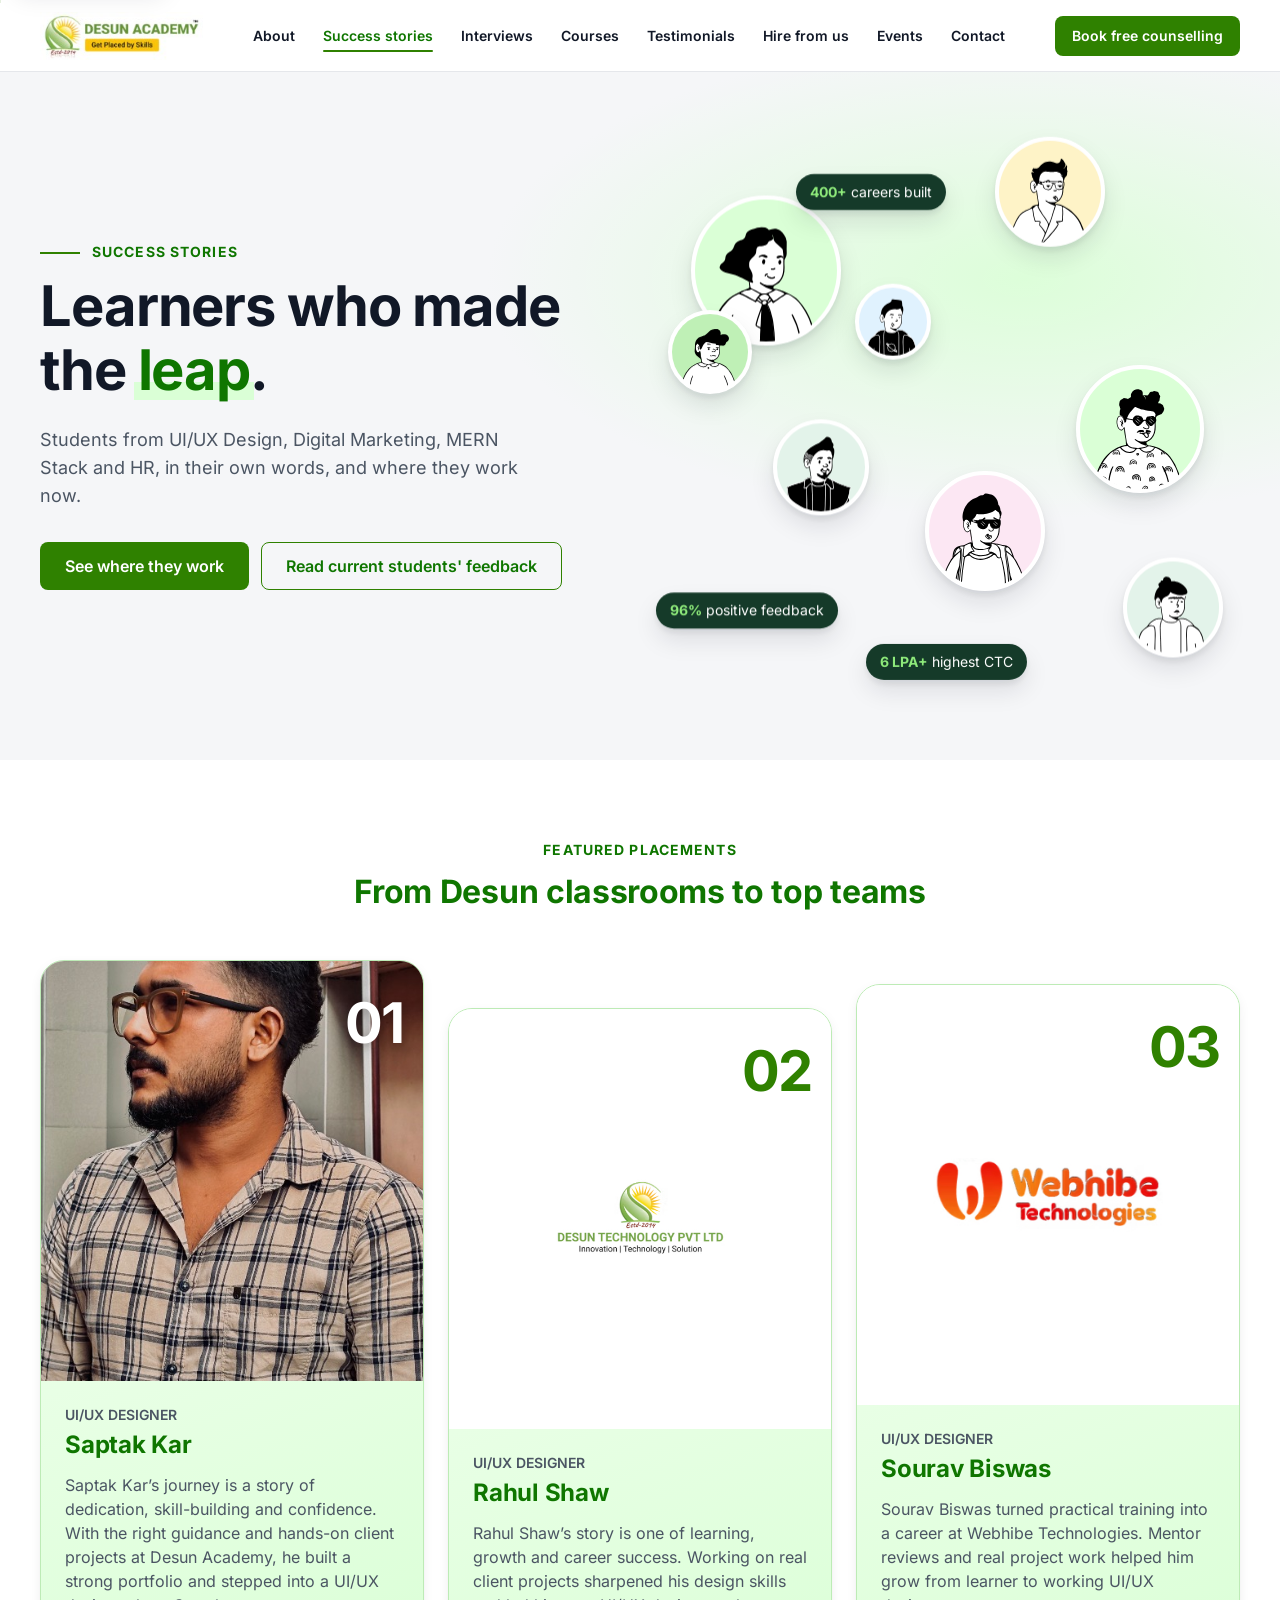
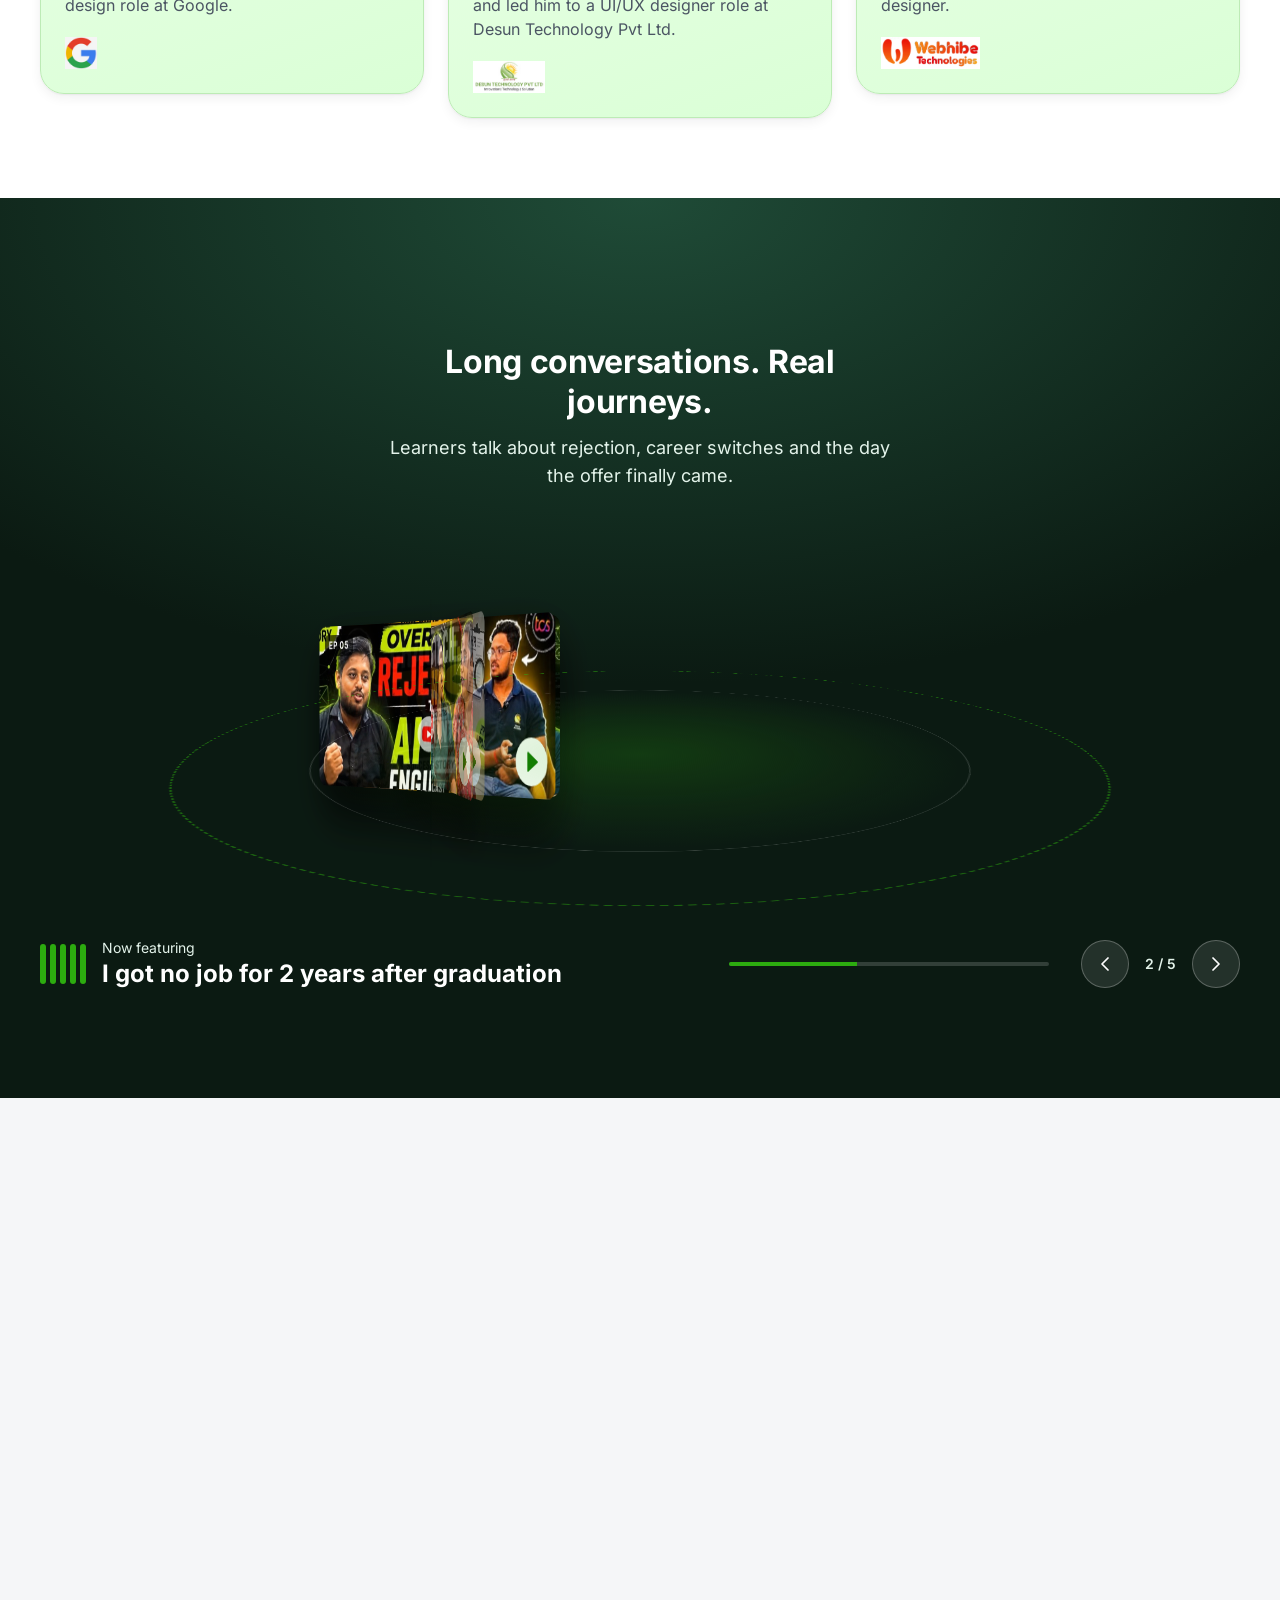
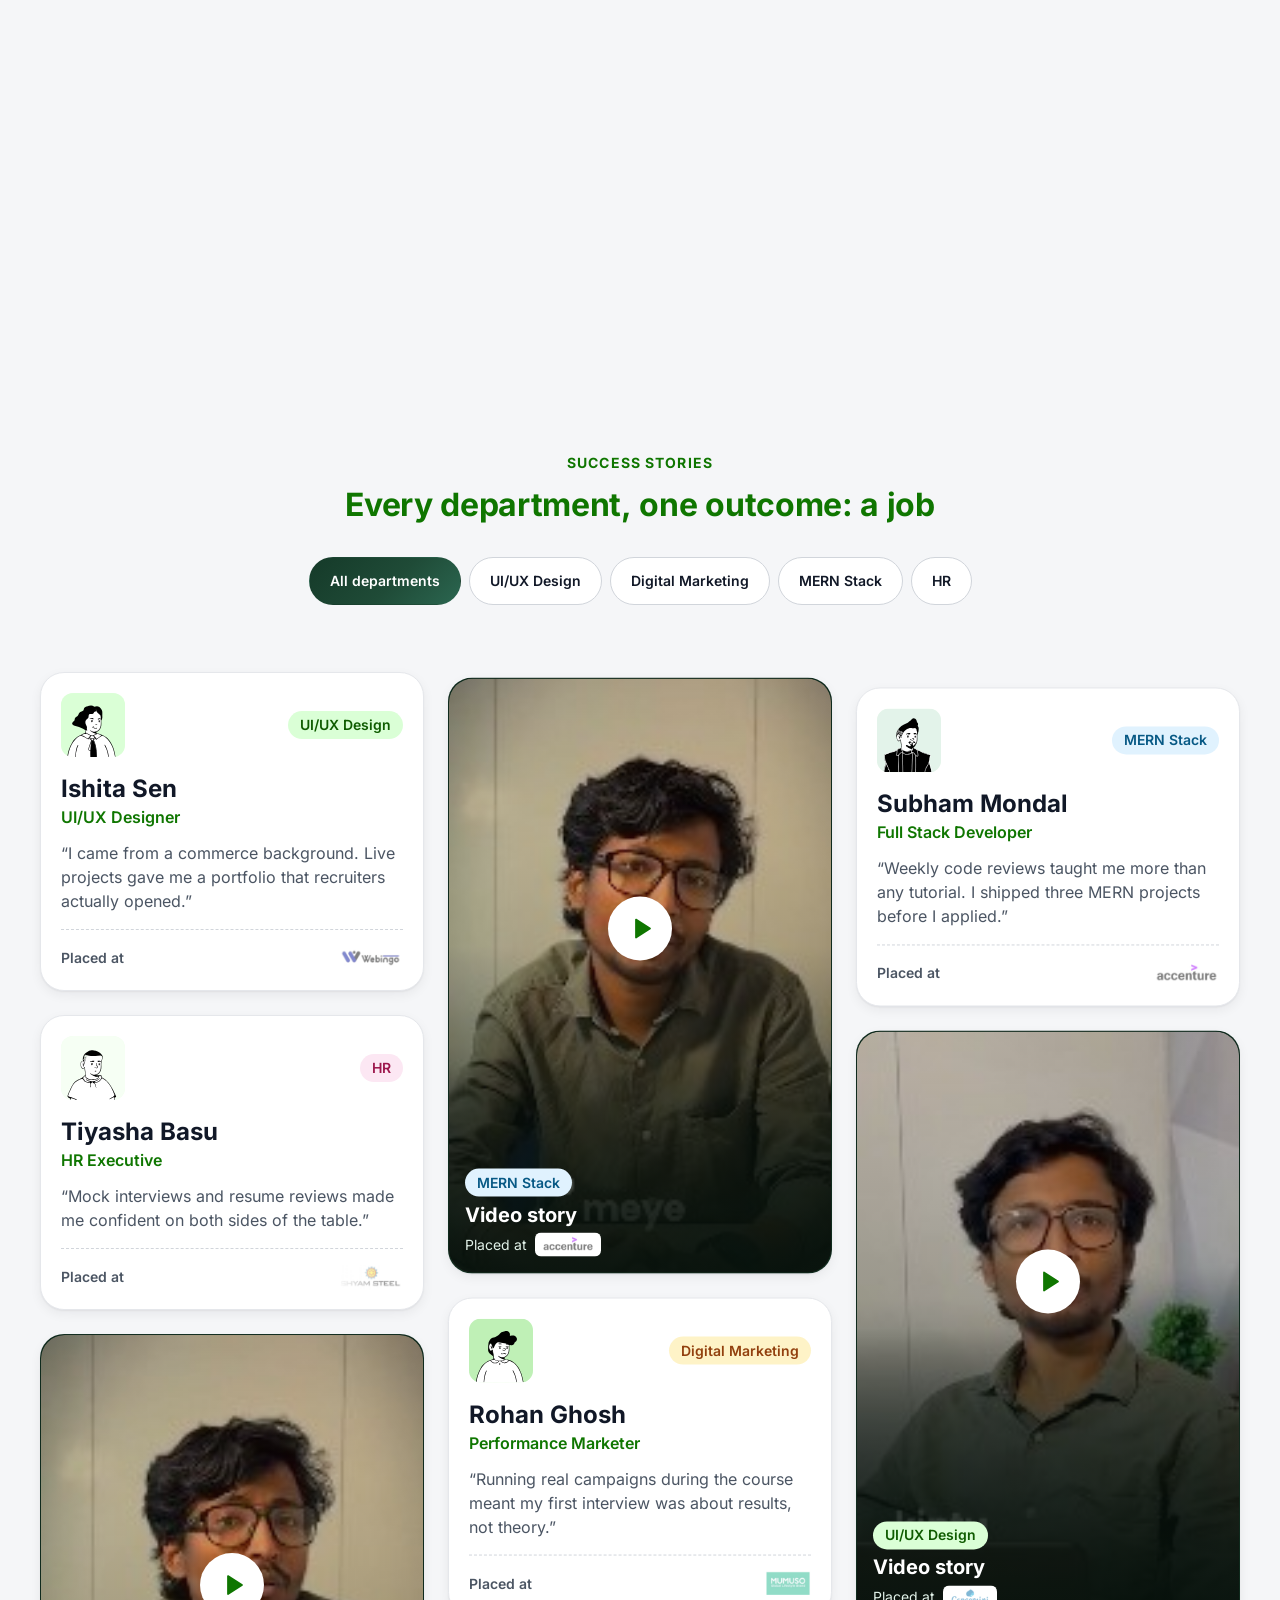
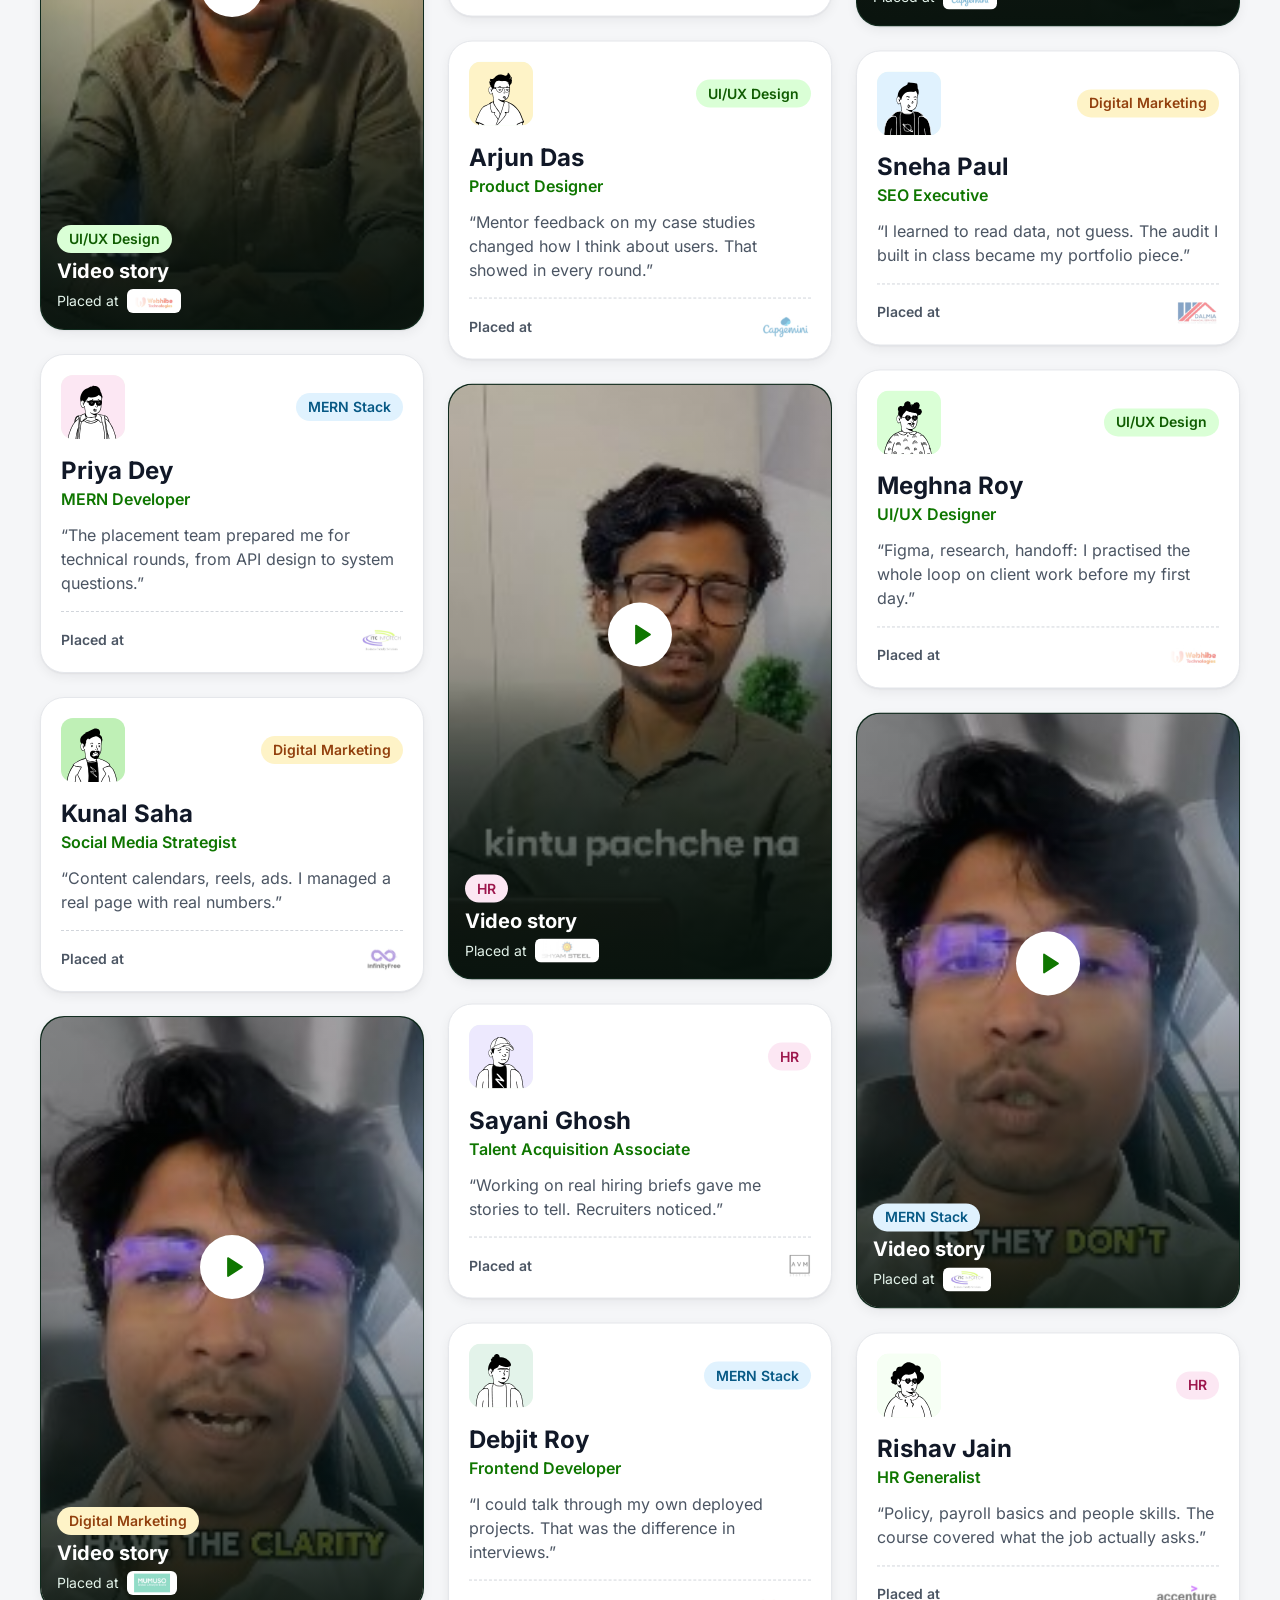
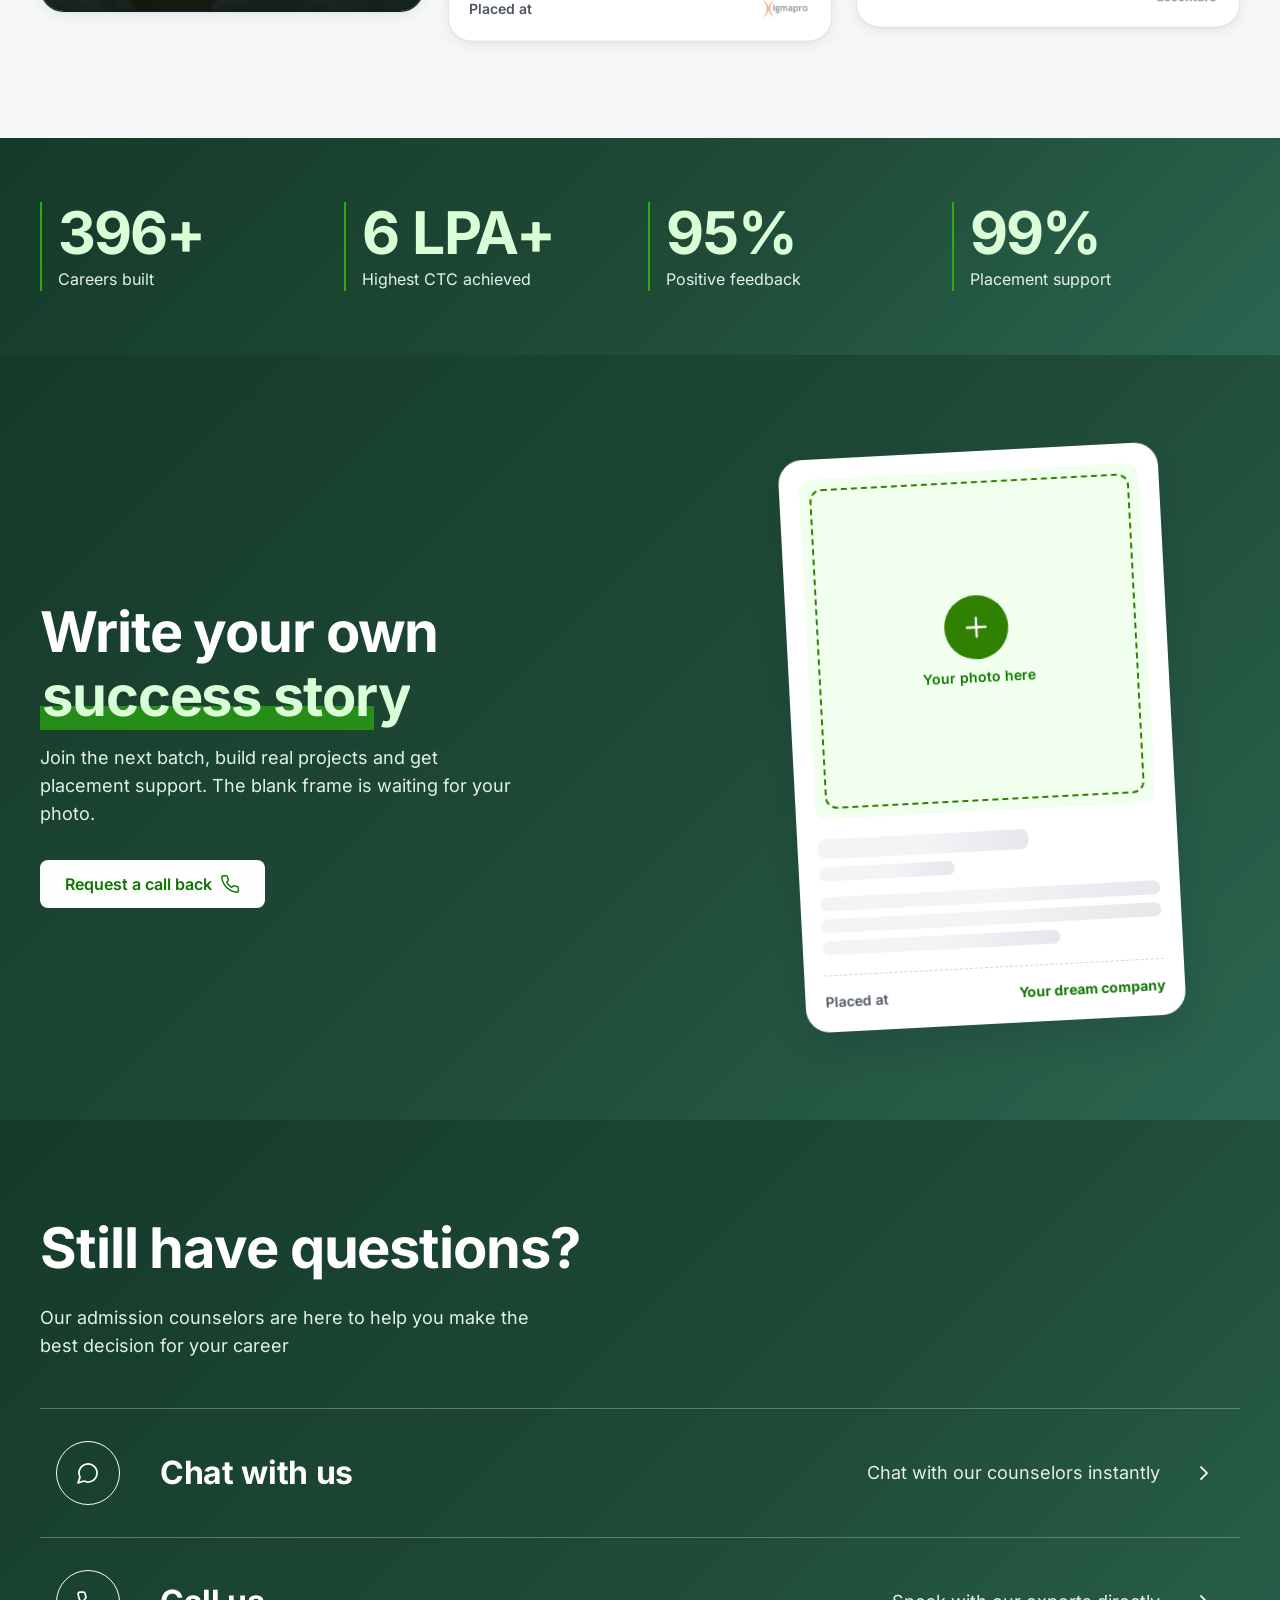
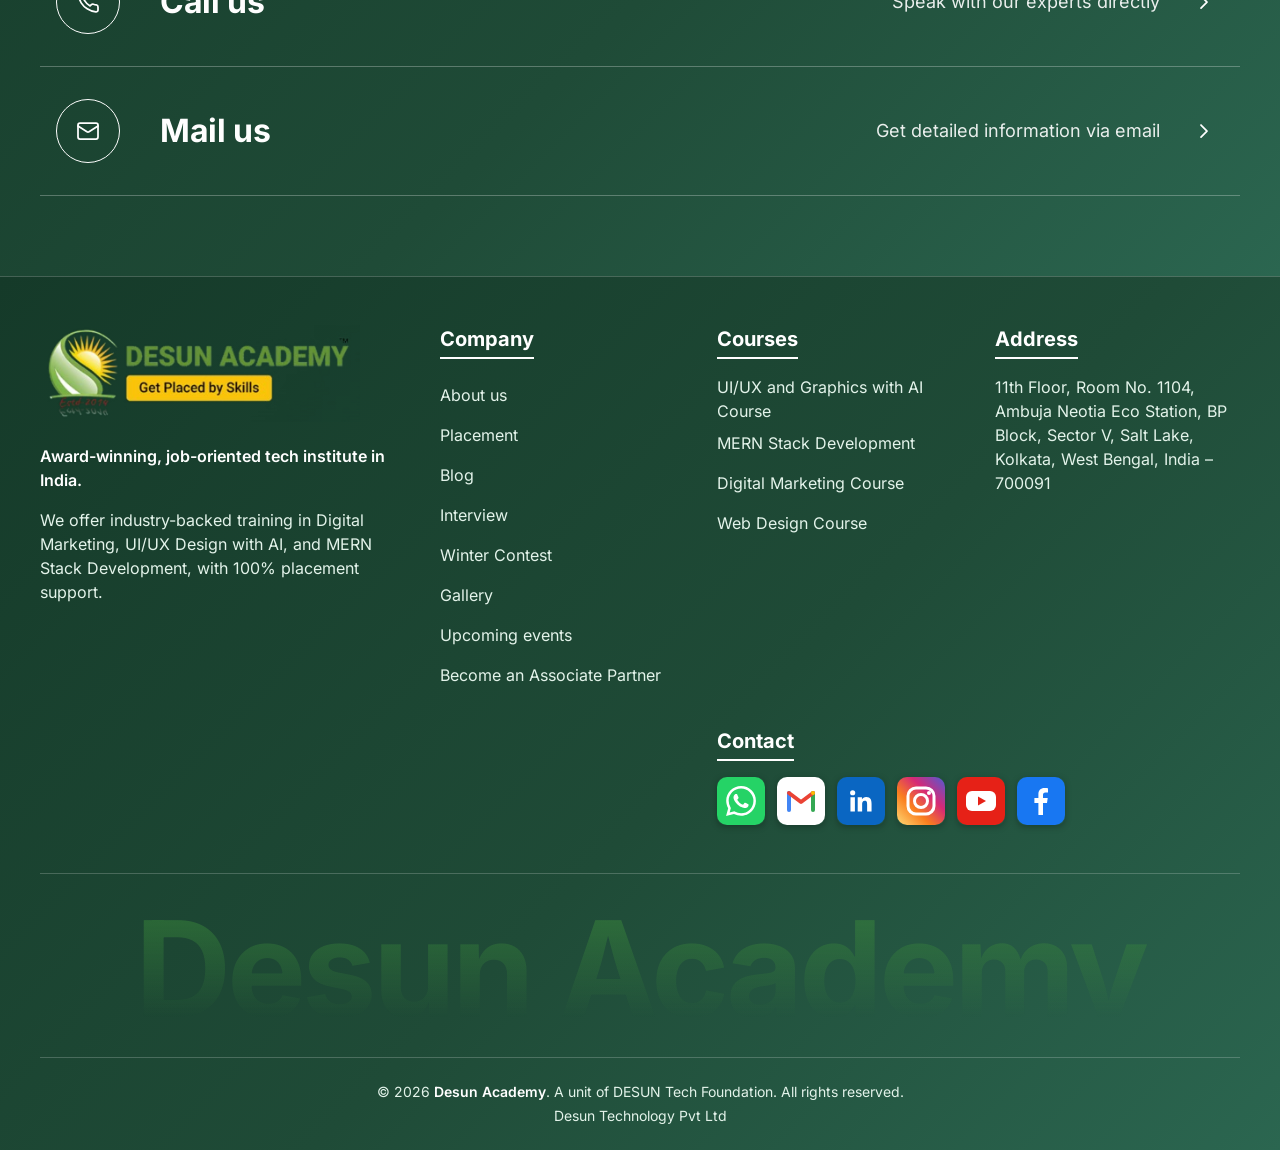
<file: site/success.html>
<!DOCTYPE html>
<html lang="en" class="no-js">
<head>
  <meta charset="utf-8">
  <meta name="viewport" content="width=device-width, initial-scale=1">
  <title>Success stories — Desun Academy</title>
  <meta name="description" content="Meet Desun Academy learners from UI/UX Design, Digital Marketing, MERN Stack and HR who landed jobs. Read, watch and listen to their stories.">
  <meta name="theme-color" content="#0F7600">
  <link rel="icon" href="assets/img/logo.jpg">
  <link rel="preload" href="assets/fonts/inter-latin-wght-normal.woff2" as="font" type="font/woff2" crossorigin>
  <link rel="stylesheet" href="css/style.css">
  <link rel="stylesheet" href="css/about.css">
  <link rel="stylesheet" href="css/courses.css">
  <link rel="stylesheet" href="css/success.css">
  <script>document.documentElement.classList.remove('no-js');document.documentElement.classList.add('a-js');</script>
</head>
<body class="page-about page-courses page-success" data-motion="custom">
<a class="skip-link" href="#main">Skip to content</a>

<!-- ======================= ICON SPRITE ======================= -->
<!-- ======================= ICON SPRITE (one library: Lucide-style outline, 1.75 stroke) ======================= -->
<svg width="0" height="0" style="position:absolute" aria-hidden="true" focusable="false">
  <defs>
    <symbol id="i-check" viewBox="0 0 24 24"><path d="M20 6 9 17l-5-5"/></symbol>
    <symbol id="i-plus" viewBox="0 0 24 24"><path d="M5 12h14"/><path d="M12 5v14"/></symbol>
    <symbol id="i-x" viewBox="0 0 24 24"><path d="M18 6 6 18"/><path d="m6 6 12 12"/></symbol>
    <symbol id="i-menu" viewBox="0 0 24 24"><line x1="4" x2="20" y1="12" y2="12"/><line x1="4" x2="20" y1="6" y2="6"/><line x1="4" x2="20" y1="18" y2="18"/></symbol>
    <symbol id="i-chev-l" viewBox="0 0 24 24"><path d="m15 18-6-6 6-6"/></symbol>
    <symbol id="i-chev-r" viewBox="0 0 24 24"><path d="m9 18 6-6-6-6"/></symbol>
    <symbol id="i-cap" viewBox="0 0 24 24"><path d="M21.42 10.922a1 1 0 0 0-.019-1.838L12.83 5.18a2 2 0 0 0-1.66 0L2.6 9.08a1 1 0 0 0 0 1.832l8.57 3.908a2 2 0 0 0 1.66 0z"/><path d="M22 10v6"/><path d="M6 12.5V16a6 3 0 0 0 12 0v-3.5"/></symbol>
    <symbol id="i-briefcase" viewBox="0 0 24 24"><path d="M16 20V4a2 2 0 0 0-2-2h-4a2 2 0 0 0-2 2v16"/><rect width="20" height="14" x="2" y="6" rx="2"/></symbol>
    <symbol id="i-repeat" viewBox="0 0 24 24"><path d="m17 2 4 4-4 4"/><path d="M3 11v-1a4 4 0 0 1 4-4h14"/><path d="m7 22-4-4 4-4"/><path d="M21 13v1a4 4 0 0 1-4 4H3"/></symbol>
    <symbol id="i-trend" viewBox="0 0 24 24"><polyline points="22 7 13.5 15.5 8.5 10.5 2 17"/><polyline points="16 7 22 7 22 13"/></symbol>
    <symbol id="i-rupee" viewBox="0 0 24 24"><path d="M6 3h12"/><path d="M6 8h12"/><path d="m6 13 8.5 8"/><path d="M6 13h3"/><path d="M9 13c6.667 0 6.667-10 0-10"/></symbol>
    <symbol id="i-vol-x" viewBox="0 0 24 24"><path d="M11 4.702a.705.705 0 0 0-1.203-.498L6.413 7.587A1.4 1.4 0 0 1 5.416 8H3a1 1 0 0 0-1 1v6a1 1 0 0 0 1 1h2.416a1.4 1.4 0 0 1 .997.413l3.383 3.384A.705.705 0 0 0 11 19.298z"/><line x1="22" x2="16" y1="9" y2="15"/><line x1="16" x2="22" y1="9" y2="15"/></symbol>
    <symbol id="i-vol-2" viewBox="0 0 24 24"><path d="M11 4.702a.705.705 0 0 0-1.203-.498L6.413 7.587A1.4 1.4 0 0 1 5.416 8H3a1 1 0 0 0-1 1v6a1 1 0 0 0 1 1h2.416a1.4 1.4 0 0 1 .997.413l3.383 3.384A.705.705 0 0 0 11 19.298z"/><path d="M16 9a5 5 0 0 1 0 6"/><path d="M19.364 18.364a9 9 0 0 0 0-12.728"/></symbol>
    <symbol id="i-pause" viewBox="0 0 24 24"><rect x="14" y="4" width="4" height="16" rx="1"/><rect x="6" y="4" width="4" height="16" rx="1"/></symbol>
    <symbol id="i-play" viewBox="0 0 24 24"><polygon points="6 3 20 12 6 21 6 3"/></symbol>
    <symbol id="i-book" viewBox="0 0 24 24"><path d="M12 7v14"/><path d="M3 18a1 1 0 0 1-1-1V4a1 1 0 0 1 1-1h5a4 4 0 0 1 4 4 4 4 0 0 1 4-4h5a1 1 0 0 1 1 1v13a1 1 0 0 1-1 1h-6a3 3 0 0 0-3 3 3 3 0 0 0-3-3z"/></symbol>
    <symbol id="i-pin" viewBox="0 0 24 24"><path d="M20 10c0 4.993-5.539 10.193-7.399 11.799a1 1 0 0 1-1.202 0C9.539 20.193 4 14.993 4 10a8 8 0 0 1 16 0"/><circle cx="12" cy="10" r="3"/></symbol>
    <symbol id="i-alert" viewBox="0 0 24 24"><circle cx="12" cy="12" r="10"/><line x1="12" x2="12" y1="8" y2="12"/><line x1="12" x2="12.01" y1="16" y2="16"/></symbol>
    <symbol id="i-lock" viewBox="0 0 24 24"><rect width="18" height="11" x="3" y="11" rx="2" ry="2"/><path d="M7 11V7a5 5 0 0 1 10 0v4"/></symbol>
    <symbol id="i-circle-check" viewBox="0 0 24 24"><circle cx="12" cy="12" r="10"/><path d="m9 12 2 2 4-4"/></symbol>
    <symbol id="i-phone" viewBox="0 0 24 24"><path d="M22 16.92v3a2 2 0 0 1-2.18 2 19.79 19.79 0 0 1-8.63-3.07 19.5 19.5 0 0 1-6-6 19.79 19.79 0 0 1-3.07-8.67A2 2 0 0 1 4.11 2h3a2 2 0 0 1 2 1.72 12.84 12.84 0 0 0 .7 2.81 2 2 0 0 1-.45 2.11L8.09 9.91a16 16 0 0 0 6 6l1.27-1.27a2 2 0 0 1 2.11-.45 12.84 12.84 0 0 0 2.81.7A2 2 0 0 1 22 16.92z"/></symbol>
    <symbol id="i-mail" viewBox="0 0 24 24"><rect width="20" height="16" x="2" y="4" rx="2"/><path d="m22 7-8.97 5.7a1.94 1.94 0 0 1-2.06 0L2 7"/></symbol>
    <symbol id="i-chat" viewBox="0 0 24 24"><path d="M7.9 20A9 9 0 1 0 4 16.1L2 22Z"/></symbol>
    <symbol id="i-instagram" viewBox="0 0 24 24"><rect width="20" height="20" x="2" y="2" rx="5" ry="5"/><path d="M16 11.37A4 4 0 1 1 12.63 8 4 4 0 0 1 16 11.37z"/><line x1="17.5" x2="17.51" y1="6.5" y2="6.5"/></symbol>
    <symbol id="i-youtube" viewBox="0 0 24 24"><path d="M2.5 17a24.12 24.12 0 0 1 0-10 2 2 0 0 1 1.4-1.4 49.56 49.56 0 0 1 16.2 0A2 2 0 0 1 21.5 7a24.12 24.12 0 0 1 0 10 2 2 0 0 1-1.4 1.4 49.55 49.55 0 0 1-16.2 0A2 2 0 0 1 2.5 17"/><path d="m10 15 5-3-5-3z"/></symbol>
    <symbol id="i-facebook" viewBox="0 0 24 24"><path d="M18 2h-3a5 5 0 0 0-5 5v3H7v4h3v8h4v-8h3l1-4h-4V7a1 1 0 0 1 1-1h3z"/></symbol>
    <symbol id="i-linkedin" viewBox="0 0 24 24"><path d="M16 8a6 6 0 0 1 6 6v7h-4v-7a2 2 0 0 0-2-2 2 2 0 0 0-2 2v7h-4v-7a6 6 0 0 1 6-6z"/><rect width="4" height="12" x="2" y="9"/><circle cx="4" cy="4" r="2"/></symbol>
  </defs>
</svg>

<header class="site-header" id="top">
  <div class="a-progress" aria-hidden="true"></div>
  <div class="container site-header__inner">
    <a class="brand" href="index.html" aria-label="Desun Academy — home"><img src="assets/img/logo.jpg" alt="Desun Academy" width="207" height="61"></a>
    <nav class="nav" aria-label="Primary">
      <ul class="nav__list">
        <li><a class="nav__link" href="about.html">About</a></li>
        <li><a class="nav__link is-active" href="success.html" aria-current="page">Success stories</a></li>
        <li><a class="nav__link" href="interview.html">Interviews</a></li>
        <li><a class="nav__link" href="courses.html">Courses</a></li>
        <li><a class="nav__link" href="testimonials.html">Testimonials</a></li>
        <li><a class="nav__link" href="hire.html">Hire from us</a></li>
        <li><a class="nav__link" href="events.html">Events</a></li>
        <li><a class="nav__link" href="contact.html">Contact</a></li>
      </ul>
    </nav>
    <button class="btn btn--md header-cta" type="button" data-open-form="counselling">Book free counselling</button>
    <button class="menu-btn" type="button" aria-expanded="false" aria-controls="mobileNav" id="menuBtn">
      <svg class="icon icon--24" aria-hidden="true"><use href="#i-menu"/></svg><span>Menu</span>
    </button>
  </div>
  <div class="mobile-nav" id="mobileNav">
    <a class="mobile-nav__link" href="about.html">About</a>
    <a class="mobile-nav__link is-active" href="success.html" aria-current="page">Success stories</a>
    <a class="mobile-nav__link" href="interview.html">Interviews</a>
    <a class="mobile-nav__link" href="courses.html">Courses</a>
    <a class="mobile-nav__link" href="testimonials.html">Testimonials</a>
    <a class="mobile-nav__link" href="hire.html">Hire from us</a>
    <a class="mobile-nav__link" href="events.html">Events</a>
    <a class="mobile-nav__link" href="contact.html">Contact</a>
    <button class="btn btn--block" type="button" data-open-form="counselling">Book free counselling</button>
  </div>
</header>
<nav class="c-rail" id="cRail" aria-label="Page sections"></nav>
<main id="main">
<!-- SAMPLE DATA NOTICE: every student below except Saptak Kar, Rahul Shaw and Sourav Biswas is a placeholder (names, roles, companies, quotes). Replace with real learners and photos. -->
<section class="s-hero" id="top-hero" data-rail="Start" aria-labelledby="sTitle">
  <div class="container s-hero__inner">
    <div class="s-hero__copy">
      <p class="c-kicker"><span class="s-kick__l" aria-hidden="true"></span>Success stories</p>
      <h1 class="display s-title" id="sTitle">Learners who made the <span class="s-mark">leap</span>.</h1>
      <p class="s-lead">Students from UI/UX Design, Digital Marketing, MERN Stack and HR, in their own words, and where they work now.</p>
      <div class="s-hero__cta"><a class="btn" href="#stories">See where they work</a><a class="btn btn--outline" href="testimonials.html">Read current students' feedback</a></div>
    </div>
    <div class="s-cloud" aria-hidden="true">
      <span class="s-b" data-d="0.9" style="--sz:150px;left:6%;top:10%"><img src="assets/img/people/s-01.svg" alt="" width="150" height="150"></span><span class="s-b" data-d="0.5" style="--sz:110px;left:58%;top:2%"><img src="assets/img/people/s-05.svg" alt="" width="110" height="110"></span><span class="s-b" data-d="1.1" style="--sz:128px;left:72%;top:38%"><img src="assets/img/people/s-09.svg" alt="" width="128" height="128"></span><span class="s-b" data-d="0.4" style="--sz:96px;left:20%;top:52%"><img src="assets/img/people/s-03.svg" alt="" width="96" height="96"></span><span class="s-b" data-d="0.8" style="--sz:120px;left:46%;top:58%"><img src="assets/img/people/s-07.svg" alt="" width="120" height="120"></span><span class="s-b" data-d="0.3" style="--sz:84px;left:2%;top:34%"><img src="assets/img/people/s-02.svg" alt="" width="84" height="84"></span><span class="s-b" data-d="0.6" style="--sz:100px;left:80%;top:74%"><img src="assets/img/people/s-11.svg" alt="" width="100" height="100"></span><span class="s-b" data-d="0.2" style="--sz:76px;left:34%;top:28%"><img src="assets/img/people/s-06.svg" alt="" width="76" height="76"></span>
      <span class="s-tag s-tag--1" data-d="1.3"><b>400+</b> careers built</span>
      <span class="s-tag s-tag--2" data-d="0.7"><b>6 LPA+</b> highest CTC</span>
      <span class="s-tag s-tag--3" data-d="1.0"><b>96%</b> positive feedback</span>
    </div>
  </div>
</section>

<section class="s-feats" id="featured" data-rail="Placed" aria-labelledby="sFeat">
  <div class="container"><p class="c-kicker c-center-k">Featured placements</p><h2 class="h2 c-center" id="sFeat">From Desun classrooms to top teams</h2>
    <div class="s-feats__row"><article class="s-feat" data-tilt><span class="s-feat__n" aria-hidden="true">01</span><div class="s-feat__ph"><img src="assets/img/story-1.jpg" alt="Saptak Kar, UI/UX designer" width="468" height="751" loading="lazy"></div><div class="s-feat__b"><p class="label s-feat__role">UI/UX DESIGNER</p><h3 class="h3">Saptak Kar</h3><p>Saptak Kar&rsquo;s journey is a story of dedication, skill-building and confidence. With the right guidance and hands-on client projects at Desun Academy, he built a strong portfolio and stepped into a UI/UX design role at Google.</p><p class="s-feat__co"><img src="assets/img/logo-google.png" alt="Google" height="32" loading="lazy"></p></div></article><article class="s-feat" data-tilt><span class="s-feat__n" aria-hidden="true">02</span><div class="s-feat__logo-big"><img src="assets/img/logo-desun-tech.png" alt="" height="64" loading="lazy"></div><div class="s-feat__b"><p class="label s-feat__role">UI/UX DESIGNER</p><h3 class="h3">Rahul Shaw</h3><p>Rahul Shaw&rsquo;s story is one of learning, growth and career success. Working on real client projects sharpened his design skills and led him to a UI/UX designer role at Desun Technology Pvt Ltd.</p><p class="s-feat__co"><img src="assets/img/logo-desun-tech.png" alt="Desun Technology Pvt Ltd" height="32" loading="lazy"></p></div></article><article class="s-feat" data-tilt><span class="s-feat__n" aria-hidden="true">03</span><div class="s-feat__logo-big"><img src="assets/img/logo-webhibe.png" alt="" height="64" loading="lazy"></div><div class="s-feat__b"><p class="label s-feat__role">UI/UX DESIGNER</p><h3 class="h3">Sourav Biswas</h3><p>Sourav Biswas turned practical training into a career at Webhibe Technologies. Mentor reviews and real project work helped him grow from learner to working UI/UX designer.</p><p class="s-feat__co"><img src="assets/img/logo-webhibe.png" alt="Webhibe Technologies" height="32" loading="lazy"></p></div></article></div></div>
</section>

<section class="s-pod on-dark" id="podcast" data-rail="Podcast" aria-labelledby="sPod">
  <div class="s-pod__pin">
    <div class="container s-pod__head"><p class="c-kicker c-kicker--dark"><span class="s-pod__air"><i aria-hidden="true"></i>On air</span>Success stories podcast</p>
      <h2 class="h2" id="sPod">Long conversations. Real journeys.</h2>
      <p class="s-pod__p">Learners talk about rejection, career switches and the day the offer finally came.</p></div>
    <div class="s-pod__stage"><div class="s-pod__scene"><ul class="s-pod__ring" id="podRing"><li class="s-pod__card" data-i="0"><button type="button" class="s-pod__btn" data-video="" data-title="Cracked TCS in 7 months" aria-label="Play podcast episode 1: Cracked TCS in 7 months"><img src="assets/img/pod-1.jpg" alt="" width="513" height="238" loading="lazy"><span class="s-pod__ep">EP 01</span><span class="s-pod__play" aria-hidden="true"><svg class="icon icon--24"><use href="#i-play"/></svg></span></button></li><li class="s-pod__card" data-i="1"><button type="button" class="s-pod__btn" data-video="" data-title="I got no job for 2 years after graduation" aria-label="Play podcast episode 2: I got no job for 2 years after graduation"><img src="assets/img/pod-2.jpg" alt="" width="513" height="238" loading="lazy"><span class="s-pod__ep">EP 02</span><span class="s-pod__play" aria-hidden="true"><svg class="icon icon--24"><use href="#i-play"/></svg></span></button></li><li class="s-pod__card" data-i="2"><button type="button" class="s-pod__btn" data-video="" data-title="I lost my merchant navy dream, switch to IT" aria-label="Play podcast episode 3: I lost my merchant navy dream, switch to IT"><img src="assets/img/pod-3.jpg" alt="" width="513" height="238" loading="lazy"><span class="s-pod__ep">EP 03</span><span class="s-pod__play" aria-hidden="true"><svg class="icon icon--24"><use href="#i-play"/></svg></span></button></li><li class="s-pod__card" data-i="3"><button type="button" class="s-pod__btn" data-video="" data-title="From BTech to HR: my journey, lessons and tips" aria-label="Play podcast episode 4: From BTech to HR: my journey, lessons and tips"><img src="assets/img/pod-4.jpg" alt="" width="513" height="238" loading="lazy"><span class="s-pod__ep">EP 04</span><span class="s-pod__play" aria-hidden="true"><svg class="icon icon--24"><use href="#i-play"/></svg></span></button></li><li class="s-pod__card" data-i="4"><button type="button" class="s-pod__btn" data-video="" data-title="Overcome rejection to become an AI/ML engineer" aria-label="Play podcast episode 5: Overcome rejection to become an AI/ML engineer"><img src="assets/img/pod-5.jpg" alt="" width="513" height="238" loading="lazy"><span class="s-pod__ep">EP 05</span><span class="s-pod__play" aria-hidden="true"><svg class="icon icon--24"><use href="#i-play"/></svg></span></button></li></ul><span class="s-pod__floor" aria-hidden="true"></span></div></div>
    <div class="container s-pod__console" aria-live="polite">
      <div class="s-pod__now"><span class="s-pod__eq" aria-hidden="true"><i></i><i></i><i></i><i></i><i></i></span><div><small>Now featuring</small><b id="podTitle">Cracked TCS in 7 months</b></div></div>
      <div class="s-pod__track" aria-hidden="true"><span id="podBar"></span></div>
      <div class="s-pod__nav"><button class="icon-btn icon-btn--dark" type="button" id="podPrev" aria-label="Previous episode"><svg class="icon icon--24" aria-hidden="true"><use href="#i-chev-l"/></svg></button><span id="podCount">1 / 5</span><button class="icon-btn icon-btn--dark" type="button" id="podNext" aria-label="Next episode"><svg class="icon icon--24" aria-hidden="true"><use href="#i-chev-r"/></svg></button></div>
    </div>
  </div>
</section>

<section class="s-stories" id="stories" data-rail="Stories" aria-labelledby="sStories">
  <div class="container">
    <p class="c-kicker c-center-k">Success stories</p>
    <h2 class="h2 c-center" id="sStories">Every department, one outcome: a job</h2>
    <div class="s-filters" role="group" aria-label="Filter by department"><button class="s-filter" type="button" data-f="all" aria-pressed="true">All departments</button><button class="s-filter" type="button" data-f="ux" aria-pressed="false">UI/UX Design</button><button class="s-filter" type="button" data-f="dm" aria-pressed="false">Digital Marketing</button><button class="s-filter" type="button" data-f="mern" aria-pressed="false">MERN Stack</button><button class="s-filter" type="button" data-f="hr" aria-pressed="false">HR</button></div>
    <p class="sr-only" id="sCount" aria-live="polite"></p>
    <div class="s-wall" id="sWall"><div class="s-col" data-col="0"><article class="s-card" data-dept="ux"><div class="s-card__top"><img src="assets/img/people/s-01.svg" alt="" width="96" height="96" loading="lazy"><span class="s-chip s-chip--ux">UI/UX Design</span></div><h3 class="s-card__n">Ishita Sen</h3><p class="s-card__r">UI/UX Designer</p><p class="s-card__q">&ldquo;I came from a commerce background. Live projects gave me a portfolio that recruiters actually opened.&rdquo;</p><p class="s-card__co"><span>Placed at</span><img src="assets/img/partner-webingo.png" alt="Webingo" height="24" loading="lazy"></p></article><article class="s-card" data-dept="hr"><div class="s-card__top"><img src="assets/img/people/s-04.svg" alt="" width="96" height="96" loading="lazy"><span class="s-chip s-chip--hr">HR</span></div><h3 class="s-card__n">Tiyasha Basu</h3><p class="s-card__r">HR Executive</p><p class="s-card__q">&ldquo;Mock interviews and resume reviews made me confident on both sides of the table.&rdquo;</p><p class="s-card__co"><span>Placed at</span><img src="assets/img/partner-shyamsteel.png" alt="Shyam Steel" height="24" loading="lazy"></p></article><article class="s-card s-vid" data-dept="ux"><button class="s-vid__btn" type="button" data-video="" data-title="Video story: UI/UX Design" aria-label="Play video story, UI/UX Design"><img src="assets/img/about/reel-1.jpg" alt="" width="144" height="257" loading="lazy"><span class="s-vid__play" aria-hidden="true"><svg class="icon icon--24"><use href="#i-play"/></svg></span><span class="s-vid__meta"><span class="s-chip s-chip--ux">UI/UX Design</span><b>Video story</b><small>Placed at <img src="assets/img/partner-webhibe.png" alt="Webhibe Technologies" height="18" loading="lazy"></small></span></button></article><article class="s-card" data-dept="mern"><div class="s-card__top"><img src="assets/img/people/s-07.svg" alt="" width="96" height="96" loading="lazy"><span class="s-chip s-chip--mern">MERN Stack</span></div><h3 class="s-card__n">Priya Dey</h3><p class="s-card__r">MERN Developer</p><p class="s-card__q">&ldquo;The placement team prepared me for technical rounds, from API design to system questions.&rdquo;</p><p class="s-card__co"><span>Placed at</span><img src="assets/img/partner-itc.png" alt="ITC Infotech" height="24" loading="lazy"></p></article><article class="s-card" data-dept="dm"><div class="s-card__top"><img src="assets/img/people/s-10.svg" alt="" width="96" height="96" loading="lazy"><span class="s-chip s-chip--dm">Digital Marketing</span></div><h3 class="s-card__n">Kunal Saha</h3><p class="s-card__r">Social Media Strategist</p><p class="s-card__q">&ldquo;Content calendars, reels, ads. I managed a real page with real numbers.&rdquo;</p><p class="s-card__co"><span>Placed at</span><img src="assets/img/partner-infinityfree.png" alt="InfinityFree" height="24" loading="lazy"></p></article><article class="s-card s-vid" data-dept="dm"><button class="s-vid__btn" type="button" data-video="" data-title="Video story: Digital Marketing" aria-label="Play video story, Digital Marketing"><img src="assets/img/about/reel-4.jpg" alt="" width="144" height="257" loading="lazy"><span class="s-vid__play" aria-hidden="true"><svg class="icon icon--24"><use href="#i-play"/></svg></span><span class="s-vid__meta"><span class="s-chip s-chip--dm">Digital Marketing</span><b>Video story</b><small>Placed at <img src="assets/img/partner-mumuso.png" alt="Mumuso" height="18" loading="lazy"></small></span></button></article></div><div class="s-col" data-col="1"><article class="s-card s-vid" data-dept="mern"><button class="s-vid__btn" type="button" data-video="" data-title="Video story: MERN Stack" aria-label="Play video story, MERN Stack"><img src="assets/img/about/reel-7.jpg" alt="" width="144" height="257" loading="lazy"><span class="s-vid__play" aria-hidden="true"><svg class="icon icon--24"><use href="#i-play"/></svg></span><span class="s-vid__meta"><span class="s-chip s-chip--mern">MERN Stack</span><b>Video story</b><small>Placed at <img src="assets/img/partner-accenture.png" alt="Accenture" height="18" loading="lazy"></small></span></button></article><article class="s-card" data-dept="dm"><div class="s-card__top"><img src="assets/img/people/s-02.svg" alt="" width="96" height="96" loading="lazy"><span class="s-chip s-chip--dm">Digital Marketing</span></div><h3 class="s-card__n">Rohan Ghosh</h3><p class="s-card__r">Performance Marketer</p><p class="s-card__q">&ldquo;Running real campaigns during the course meant my first interview was about results, not theory.&rdquo;</p><p class="s-card__co"><span>Placed at</span><img src="assets/img/partner-mumuso.png" alt="Mumuso" height="24" loading="lazy"></p></article><article class="s-card" data-dept="ux"><div class="s-card__top"><img src="assets/img/people/s-05.svg" alt="" width="96" height="96" loading="lazy"><span class="s-chip s-chip--ux">UI/UX Design</span></div><h3 class="s-card__n">Arjun Das</h3><p class="s-card__r">Product Designer</p><p class="s-card__q">&ldquo;Mentor feedback on my case studies changed how I think about users. That showed in every round.&rdquo;</p><p class="s-card__co"><span>Placed at</span><img src="assets/img/partner-capgemini.png" alt="Capgemini" height="24" loading="lazy"></p></article><article class="s-card s-vid" data-dept="hr"><button class="s-vid__btn" type="button" data-video="" data-title="Video story: HR" aria-label="Play video story, HR"><img src="assets/img/about/reel-9.jpg" alt="" width="144" height="257" loading="lazy"><span class="s-vid__play" aria-hidden="true"><svg class="icon icon--24"><use href="#i-play"/></svg></span><span class="s-vid__meta"><span class="s-chip s-chip--hr">HR</span><b>Video story</b><small>Placed at <img src="assets/img/partner-shyamsteel.png" alt="Shyam Steel" height="18" loading="lazy"></small></span></button></article><article class="s-card" data-dept="hr"><div class="s-card__top"><img src="assets/img/people/s-08.svg" alt="" width="96" height="96" loading="lazy"><span class="s-chip s-chip--hr">HR</span></div><h3 class="s-card__n">Sayani Ghosh</h3><p class="s-card__r">Talent Acquisition Associate</p><p class="s-card__q">&ldquo;Working on real hiring briefs gave me stories to tell. Recruiters noticed.&rdquo;</p><p class="s-card__co"><span>Placed at</span><img src="assets/img/partner-avm.png" alt="AVM" height="24" loading="lazy"></p></article><article class="s-card" data-dept="mern"><div class="s-card__top"><img src="assets/img/people/s-11.svg" alt="" width="96" height="96" loading="lazy"><span class="s-chip s-chip--mern">MERN Stack</span></div><h3 class="s-card__n">Debjit Roy</h3><p class="s-card__r">Frontend Developer</p><p class="s-card__q">&ldquo;I could talk through my own deployed projects. That was the difference in interviews.&rdquo;</p><p class="s-card__co"><span>Placed at</span><img src="assets/img/partner-sigmapro.png" alt="Sigmapro" height="24" loading="lazy"></p></article></div><div class="s-col" data-col="2"><article class="s-card" data-dept="mern"><div class="s-card__top"><img src="assets/img/people/s-03.svg" alt="" width="96" height="96" loading="lazy"><span class="s-chip s-chip--mern">MERN Stack</span></div><h3 class="s-card__n">Subham Mondal</h3><p class="s-card__r">Full Stack Developer</p><p class="s-card__q">&ldquo;Weekly code reviews taught me more than any tutorial. I shipped three MERN projects before I applied.&rdquo;</p><p class="s-card__co"><span>Placed at</span><img src="assets/img/partner-accenture.png" alt="Accenture" height="24" loading="lazy"></p></article><article class="s-card s-vid" data-dept="ux"><button class="s-vid__btn" type="button" data-video="" data-title="Video story: UI/UX Design" aria-label="Play video story, UI/UX Design"><img src="assets/img/about/reel-3.jpg" alt="" width="144" height="257" loading="lazy"><span class="s-vid__play" aria-hidden="true"><svg class="icon icon--24"><use href="#i-play"/></svg></span><span class="s-vid__meta"><span class="s-chip s-chip--ux">UI/UX Design</span><b>Video story</b><small>Placed at <img src="assets/img/partner-capgemini.png" alt="Capgemini" height="18" loading="lazy"></small></span></button></article><article class="s-card" data-dept="dm"><div class="s-card__top"><img src="assets/img/people/s-06.svg" alt="" width="96" height="96" loading="lazy"><span class="s-chip s-chip--dm">Digital Marketing</span></div><h3 class="s-card__n">Sneha Paul</h3><p class="s-card__r">SEO Executive</p><p class="s-card__q">&ldquo;I learned to read data, not guess. The audit I built in class became my portfolio piece.&rdquo;</p><p class="s-card__co"><span>Placed at</span><img src="assets/img/partner-dalmia.png" alt="Dalmia" height="24" loading="lazy"></p></article><article class="s-card" data-dept="ux"><div class="s-card__top"><img src="assets/img/people/s-09.svg" alt="" width="96" height="96" loading="lazy"><span class="s-chip s-chip--ux">UI/UX Design</span></div><h3 class="s-card__n">Meghna Roy</h3><p class="s-card__r">UI/UX Designer</p><p class="s-card__q">&ldquo;Figma, research, handoff: I practised the whole loop on client work before my first day.&rdquo;</p><p class="s-card__co"><span>Placed at</span><img src="assets/img/partner-webhibe.png" alt="Webhibe Technologies" height="24" loading="lazy"></p></article><article class="s-card s-vid" data-dept="mern"><button class="s-vid__btn" type="button" data-video="" data-title="Video story: MERN Stack" aria-label="Play video story, MERN Stack"><img src="assets/img/about/reel-10.jpg" alt="" width="144" height="257" loading="lazy"><span class="s-vid__play" aria-hidden="true"><svg class="icon icon--24"><use href="#i-play"/></svg></span><span class="s-vid__meta"><span class="s-chip s-chip--mern">MERN Stack</span><b>Video story</b><small>Placed at <img src="assets/img/partner-itc.png" alt="ITC Infotech" height="18" loading="lazy"></small></span></button></article><article class="s-card" data-dept="hr"><div class="s-card__top"><img src="assets/img/people/s-12.svg" alt="" width="96" height="96" loading="lazy"><span class="s-chip s-chip--hr">HR</span></div><h3 class="s-card__n">Rishav Jain</h3><p class="s-card__r">HR Generalist</p><p class="s-card__q">&ldquo;Policy, payroll basics and people skills. The course covered what the job actually asks.&rdquo;</p><p class="s-card__co"><span>Placed at</span><img src="assets/img/partner-accenture.png" alt="Accenture" height="24" loading="lazy"></p></article></div></div>
  </div>
</section>

<section class="s-nums on-dark" id="numbers" data-rail="Numbers" aria-label="Results">
  <div class="container"><ul class="s-nums__list">
    <li><b><span data-count="400">400</span>+</b><span>Careers built</span></li>
    <li><b><span data-count="6">6</span> LPA+</b><span>Highest CTC achieved</span></li>
    <li><b><span data-count="96">96</span>%</b><span>Positive feedback</span></li>
    <li><b><span data-count="100">100</span>%</b><span>Placement support</span></li>
  </ul></div>
</section>



<section class="s-you on-dark" id="enrol" data-rail="Join" aria-labelledby="sCta">
  <div class="container s-you__grid">
    <div class="s-you__copy">
      <p class="c-kicker c-kicker--dark">Your turn</p>
      <h2 class="h2 s-you__h" id="sCta">Write your own <mark class="s-hl">success story</mark></h2>
      <p class="s-you__p">Join the next batch, build real projects and get placement support. The blank frame is waiting for your photo.</p>
      <button class="btn btn--inverse" type="button" data-open-form="counselling">Request a call back <svg class="icon icon--20" aria-hidden="true"><use href="#i-phone"/></svg></button>
    </div>
    <button class="s-you__card" type="button" data-open-form="counselling" aria-label="Add your photo to the next success story: book a free counselling session">
      <span class="s-you__frame"><span class="s-you__plus" aria-hidden="true"><svg class="icon icon--32"><use href="#i-plus"/></svg></span><span class="s-you__hint">Your photo here</span></span>
      <span class="s-you__lines" aria-hidden="true"><i style="--w:62%"></i><i style="--w:40%"></i></span>
      <span class="s-you__q" aria-hidden="true"><i></i><i></i><i style="--w:70%"></i></span>
      <span class="s-you__co"><span>Placed at</span><b>Your dream company</b></span>
    </button>
  </div>
</section>

<section class="a-contact on-dark" id="contact" aria-labelledby="contactTitle">
  <div class="container">
    <h2 class="a-contact__h" id="contactTitle" data-split>Still have questions?</h2>
    <p class="a-contact__lede">Our admission counselors are here to help you make the best decision for your career</p>
    <div class="a-contact__list">
      <a class="a-call" id="ctChat" href="#" data-open-form="counselling" data-channel="whatsapp">
        <span class="a-call__ic"><svg class="icon icon--24" aria-hidden="true"><use href="#i-chat"/></svg></span>
        <span class="a-call__t">Chat with us</span><span class="a-call__d">Chat with our counselors instantly</span>
        <svg class="icon icon--24 a-call__arr" aria-hidden="true"><use href="#i-chev-r"/></svg>
      </a>
      <a class="a-call" id="ctCall" href="#" data-open-form="counselling" data-channel="phone">
        <span class="a-call__ic"><svg class="icon icon--24" aria-hidden="true"><use href="#i-phone"/></svg></span>
        <span class="a-call__t">Call us</span><span class="a-call__d">Speak with our experts directly</span>
        <svg class="icon icon--24 a-call__arr" aria-hidden="true"><use href="#i-chev-r"/></svg>
      </a>
      <a class="a-call" id="ctMail" href="#" data-open-form="counselling" data-channel="email">
        <span class="a-call__ic"><svg class="icon icon--24" aria-hidden="true"><use href="#i-mail"/></svg></span>
        <span class="a-call__t">Mail us</span><span class="a-call__d">Get detailed information via email</span>
        <svg class="icon icon--24 a-call__arr" aria-hidden="true"><use href="#i-chev-r"/></svg>
      </a>
    </div>
  </div>
</section>
</main>

<footer class="site-footer">
  <div class="container">
    <div class="footer-grid">
      <div class="footer-brand">
        <a class="footer-logo" href="#top" aria-label="Desun Academy, back to top"><img src="assets/img/logo-footer.png" alt="Desun Academy, get placed by skills" width="364" height="110"></a>
        <p class="footer-about"><strong>Award-winning, job-oriented tech institute in India.</strong></p>
        <p class="footer-about">We offer industry-backed training in Digital Marketing, UI/UX Design with AI, and MERN Stack Development, with 100% placement support.</p>
      </div>
      <nav class="footer-col" aria-label="Company">
        <h3>Company</h3>
        <ul>
          <li><a href="about.html">About us</a></li>
          <li><a href="success.html">Placement</a></li>
          <li><a href="blog.html">Blog</a></li>
          <li><a href="interview.html">Interview</a></li>
          <li><a href="winter-contest.html">Winter Contest</a></li>
          <li><a href="gallery.html">Gallery</a></li>
          <li><a href="events.html">Upcoming events</a></li>
          <li><a href="partner.html">Become an Associate Partner</a></li>
        </ul>
      </nav>
      <div class="footer-col">
        <nav aria-label="Courses">
          <h3>Courses</h3>
          <ul>
            <li><a href="courses.html">UI/UX and Graphics with AI Course</a></li>
            <li><a href="index.html#programs">MERN Stack Development</a></li>
            <li><a href="index.html#programs">Digital Marketing Course</a></li>
            <li><a href="index.html#programs">Web Design Course</a></li>
          </ul>
        </nav>
      </div>
      <div class="footer-col footer-contact">
        <h3>Contact</h3>
        <!-- Social URLs are placeholders (the design shows icons only). -->
        <div class="socials"><a href="#" aria-label="WhatsApp" id="soWhatsapp"><svg viewBox="0 0 48 48" width="48" height="48" aria-hidden="true"><rect width="48" height="48" rx="10" fill="#25D366"/><g transform="translate(9 9) scale(1.25)" fill="#fff"><path d="M17.47 14.38c-.3-.15-1.76-.87-2.03-.97-.27-.1-.47-.15-.67.15-.2.3-.77.97-.94 1.17-.17.2-.35.22-.65.07-.3-.15-1.26-.46-2.39-1.48-.88-.79-1.48-1.76-1.65-2.06-.17-.3-.02-.46.13-.6.13-.13.3-.35.45-.52.15-.17.2-.3.3-.5.1-.2.05-.37-.03-.52-.07-.15-.67-1.61-.92-2.2-.24-.58-.49-.5-.67-.51h-.57c-.2 0-.52.07-.8.37-.27.3-1.04 1.02-1.04 2.48s1.07 2.88 1.21 3.07c.15.2 2.1 3.2 5.08 4.49.71.3 1.26.49 1.69.63.71.23 1.36.2 1.87.12.57-.09 1.76-.72 2-1.41.25-.7.25-1.29.17-1.41-.07-.12-.27-.2-.57-.35M12.05 21.78h-.01a9.87 9.87 0 0 1-5.03-1.38l-.36-.21-3.74.98 1-3.65-.24-.37a9.86 9.86 0 0 1-1.51-5.26c0-5.45 4.44-9.88 9.89-9.88 2.64 0 5.12 1.03 6.99 2.9a9.83 9.83 0 0 1 2.89 6.99c0 5.45-4.44 9.88-9.88 9.88M20.46 3.49A11.82 11.82 0 0 0 12.05 0C5.5 0 .16 5.34.16 11.89c0 2.1.55 4.14 1.59 5.95L.06 24l6.3-1.65a11.88 11.88 0 0 0 5.68 1.45h.01c6.55 0 11.89-5.34 11.89-11.89 0-3.18-1.24-6.17-3.48-8.42"/></g></svg></a><a href="#" aria-label="Email" id="soMail"><svg viewBox="0 0 48 48" width="48" height="48" aria-hidden="true"><rect width="48" height="48" rx="10" fill="#fff"/><g fill="none" stroke-linecap="round" stroke-linejoin="round"><path d="M12 33V16" stroke="#4285F4" stroke-width="4"/><path d="M36 33V16" stroke="#34A853" stroke-width="4"/><path d="M12 16l12 9 12-9" stroke="#EA4335" stroke-width="4"/><path d="M36 16v0" stroke="#FBBC04" stroke-width="4"/></g></svg></a><a href="#" aria-label="LinkedIn"><svg viewBox="0 0 48 48" width="48" height="48" aria-hidden="true"><rect width="48" height="48" rx="10" fill="#0A66C2"/><g transform="translate(9 9) scale(1.25)" fill="#fff"><path d="M20.45 20.45h-3.55v-5.57c0-1.33-.03-3.04-1.85-3.04-1.85 0-2.14 1.45-2.14 2.94v5.67H9.35V9h3.41v1.56h.05c.48-.9 1.64-1.85 3.37-1.85 3.6 0 4.27 2.37 4.27 5.46v6.28zM5.34 7.43a2.06 2.06 0 1 1 0-4.13 2.06 2.06 0 0 1 0 4.13zm1.78 13.02H3.56V9h3.56v11.45z"/></g></svg></a><a href="#" aria-label="Instagram"><svg viewBox="0 0 48 48" width="48" height="48" aria-hidden="true"><defs><linearGradient id="igg" x1="0" y1="1" x2="1" y2="0"><stop offset="0" stop-color="#FEDA75"/><stop offset=".35" stop-color="#FA7E1E"/><stop offset=".65" stop-color="#D62976"/><stop offset="1" stop-color="#4F5BD5"/></linearGradient></defs><rect width="48" height="48" rx="10" fill="url(#igg)"/><g fill="none" stroke="#fff" stroke-width="3"><rect x="11" y="11" width="26" height="26" rx="8"/><circle cx="24" cy="24" r="6.5"/></g><circle cx="32" cy="16" r="2" fill="#fff"/></svg></a><a href="#" aria-label="YouTube"><svg viewBox="0 0 48 48" width="48" height="48" aria-hidden="true"><rect width="48" height="48" rx="10" fill="#E62117"/><rect x="9" y="14" width="30" height="20" rx="6" fill="#fff"/><path d="M21 19.5v9l8-4.5z" fill="#E62117"/></svg></a><a href="#" aria-label="Facebook"><svg viewBox="0 0 48 48" width="48" height="48" aria-hidden="true"><rect width="48" height="48" rx="10" fill="#1877F2"/><path d="M26 38V26h4l.7-5H26v-3c0-1.4.5-2.4 2.5-2.4H31v-4.4c-.4 0-1.9-.2-3.6-.2-3.6 0-6 2.2-6 6.2V21h-4v5h4v12h4.6z" fill="#fff"/></svg></a></div>
      </div>
      <div class="footer-col">
        <h3>Address</h3>
        <address>11th Floor, Room No. 1104, Ambuja Neotia Eco Station, BP Block, Sector V, Salt Lake, Kolkata, West Bengal, India &ndash; 700091</address>
      </div>
    </div>
    <div class="footer-wordmark" aria-hidden="true">Desun Academy</div>
    <div class="footer-bottom">
      <p>&copy; <span id="year">2026</span> <strong>Desun Academy</strong>. A unit of DESUN Tech Foundation. All rights reserved.</p>
      <p>Desun Technology Pvt Ltd</p>
    </div>
  </div>
</footer>

<!-- ======================= COUNSELLING MODAL ======================= -->
<dialog class="modal" id="formModal" aria-labelledby="formTitle">
  <div class="modal__inner">
    <div class="modal__head">
      <div>
        <h2 class="modal__title" id="formTitle">Book a free counselling session</h2>
        <p class="modal__desc" id="formDesc">Share your details and a counsellor will call you to plan your career path.</p>
      </div>
      <button class="modal__close" type="button" data-close-form aria-label="Close"><svg class="icon icon--24" aria-hidden="true"><use href="#i-x"/></svg></button>
    </div>

    <form class="modal__form" id="counsellingForm" novalidate>
      <div class="form-grid">
        <div class="field">
          <label for="fName">Full name</label>
          <input id="fName" name="name" type="text" autocomplete="name" placeholder="e.g. Riya Sen" required aria-describedby="eName">
          <p class="field__error" id="eName"><svg class="icon icon--16" aria-hidden="true"><use href="#i-alert"/></svg><span>Enter your full name</span></p>
        </div>
        <div class="field">
          <label for="fPhone">Mobile number</label>
          <input id="fPhone" name="phone" type="tel" inputmode="numeric" autocomplete="tel-national" placeholder="10-digit mobile number" required aria-describedby="ePhone">
          <p class="field__error" id="ePhone"><svg class="icon icon--16" aria-hidden="true"><use href="#i-alert"/></svg><span>Enter a 10-digit mobile number</span></p>
        </div>
        <div class="field">
          <label for="fEmail">Email <span class="opt">(optional)</span></label>
          <input id="fEmail" name="email" type="email" autocomplete="email" placeholder="name@example.com" aria-describedby="eEmail">
          <p class="field__error" id="eEmail"><svg class="icon icon--16" aria-hidden="true"><use href="#i-alert"/></svg><span>Enter a valid email address, like name@example.com</span></p>
        </div>
        <div class="field">
          <label for="fProgram">Program you&rsquo;re interested in</label>
          <select id="fProgram" name="program" required aria-describedby="eProgram"></select>
          <p class="field__error" id="eProgram"><svg class="icon icon--16" aria-hidden="true"><use href="#i-alert"/></svg><span>Choose a program</span></p>
        </div>
      </div>
      <div class="modal__actions">
        <button class="btn btn--block" type="submit" id="formSubmit"><span class="btn__label">Book free session</span></button>
        <button class="btn btn--text btn--block" type="button" data-close-form>Cancel</button>
      </div>
    </form>

    <div class="modal__success" id="formSuccess" role="status">
      <span class="icon-circle"><svg class="icon" aria-hidden="true"><use href="#i-circle-check"/></svg></span>
      <h2 class="modal__title" id="successTitleModal">Thank you</h2>
      <p class="modal__desc" id="successDesc"></p>
      <button class="btn btn--block" type="button" data-close-form id="successClose">Done</button>
    </div>
  </div>
</dialog>

<script src="assets/js/vendor/gsap.min.js"></script>
<script src="assets/js/vendor/ScrollTrigger.min.js"></script>
<script src="js/script.js" defer></script>
<script src="js/coverflow.js" defer></script>
<script src="js/video.js" defer></script>
<script src="js/success.js" defer></script>
</body>
</html>
</file>
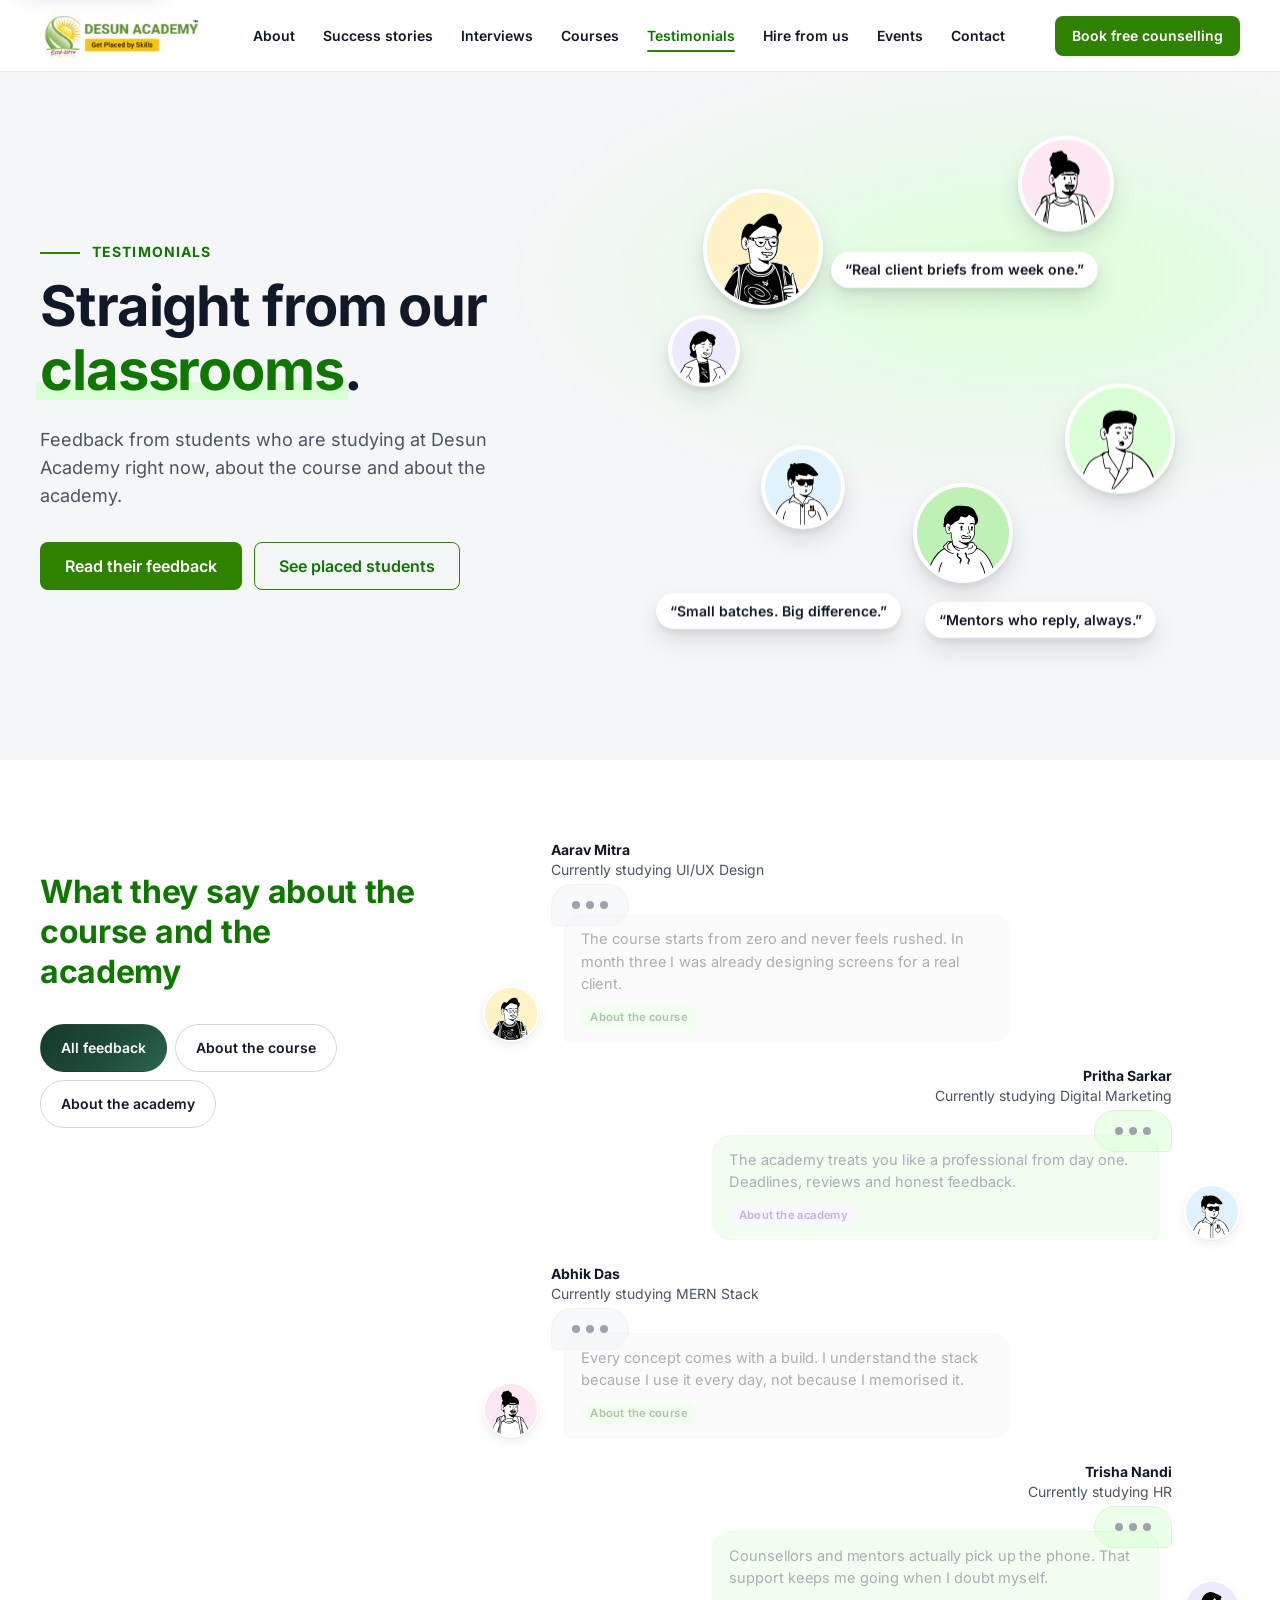
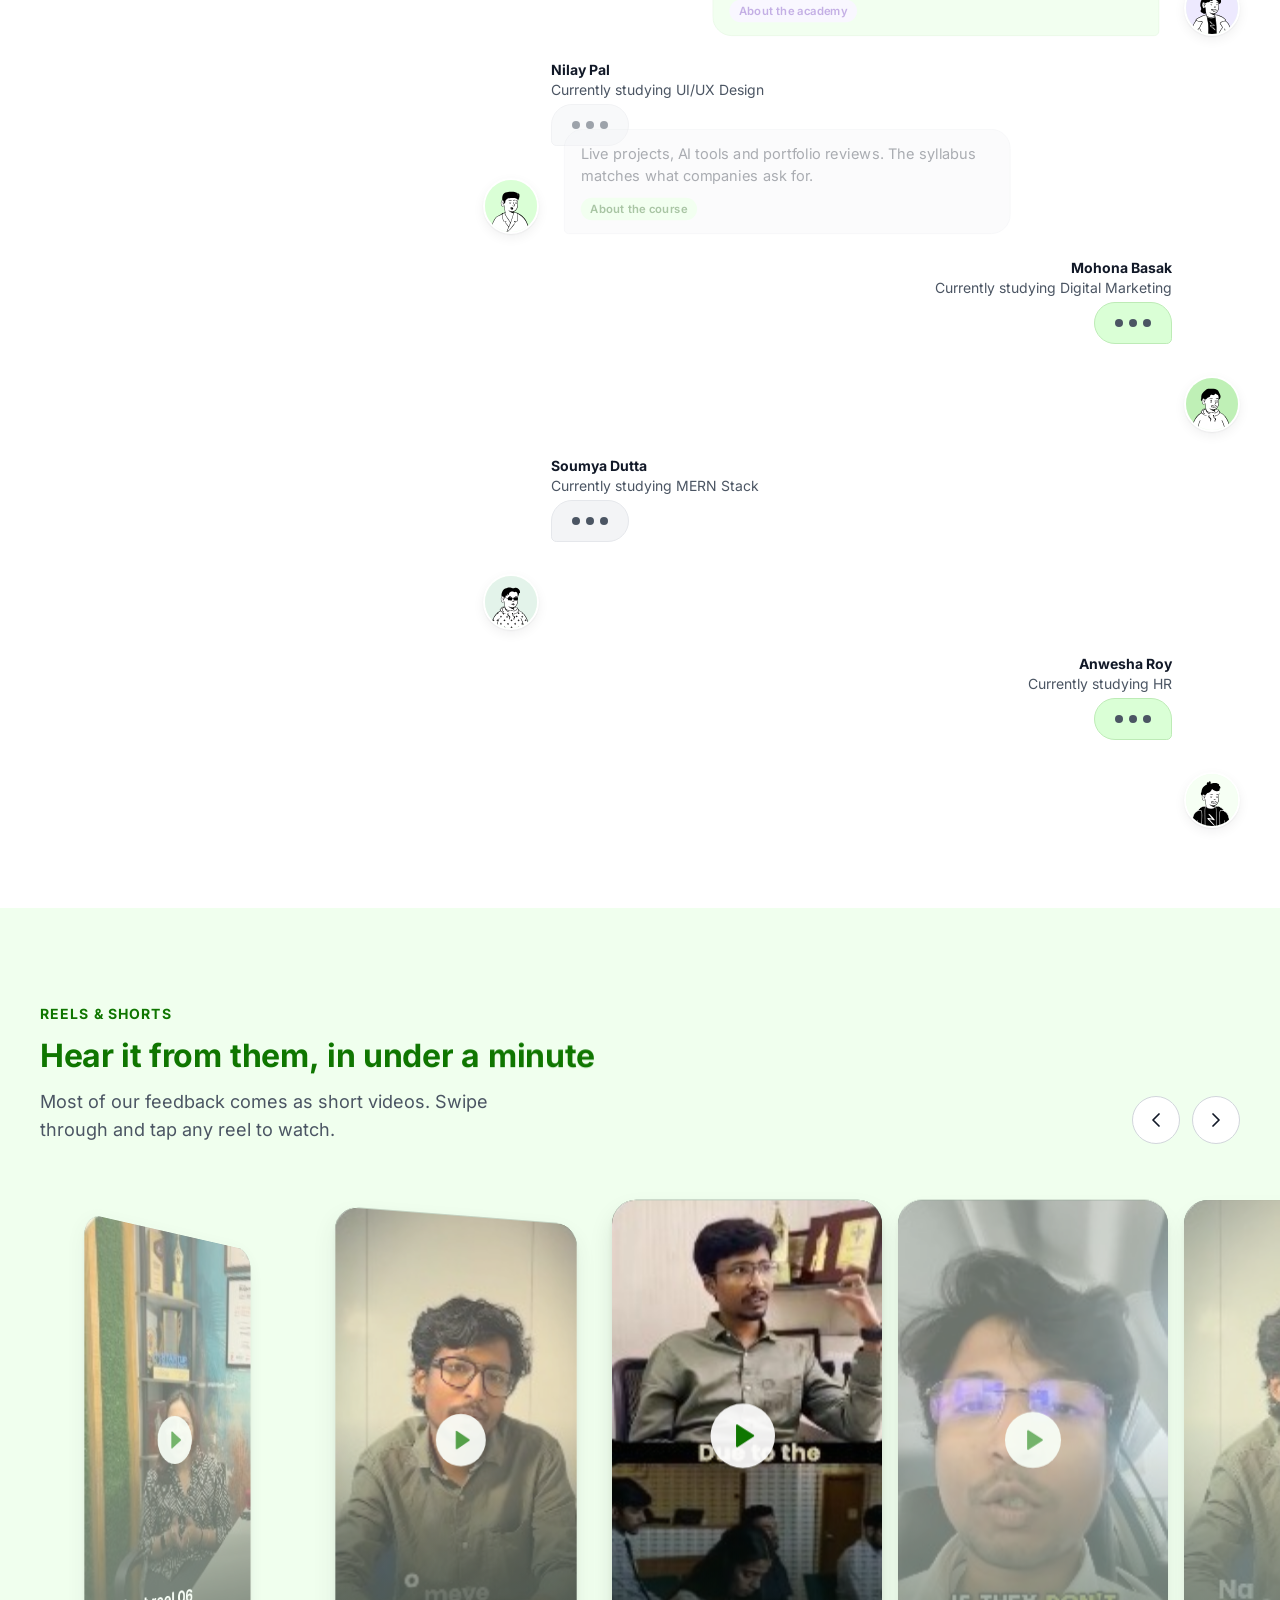
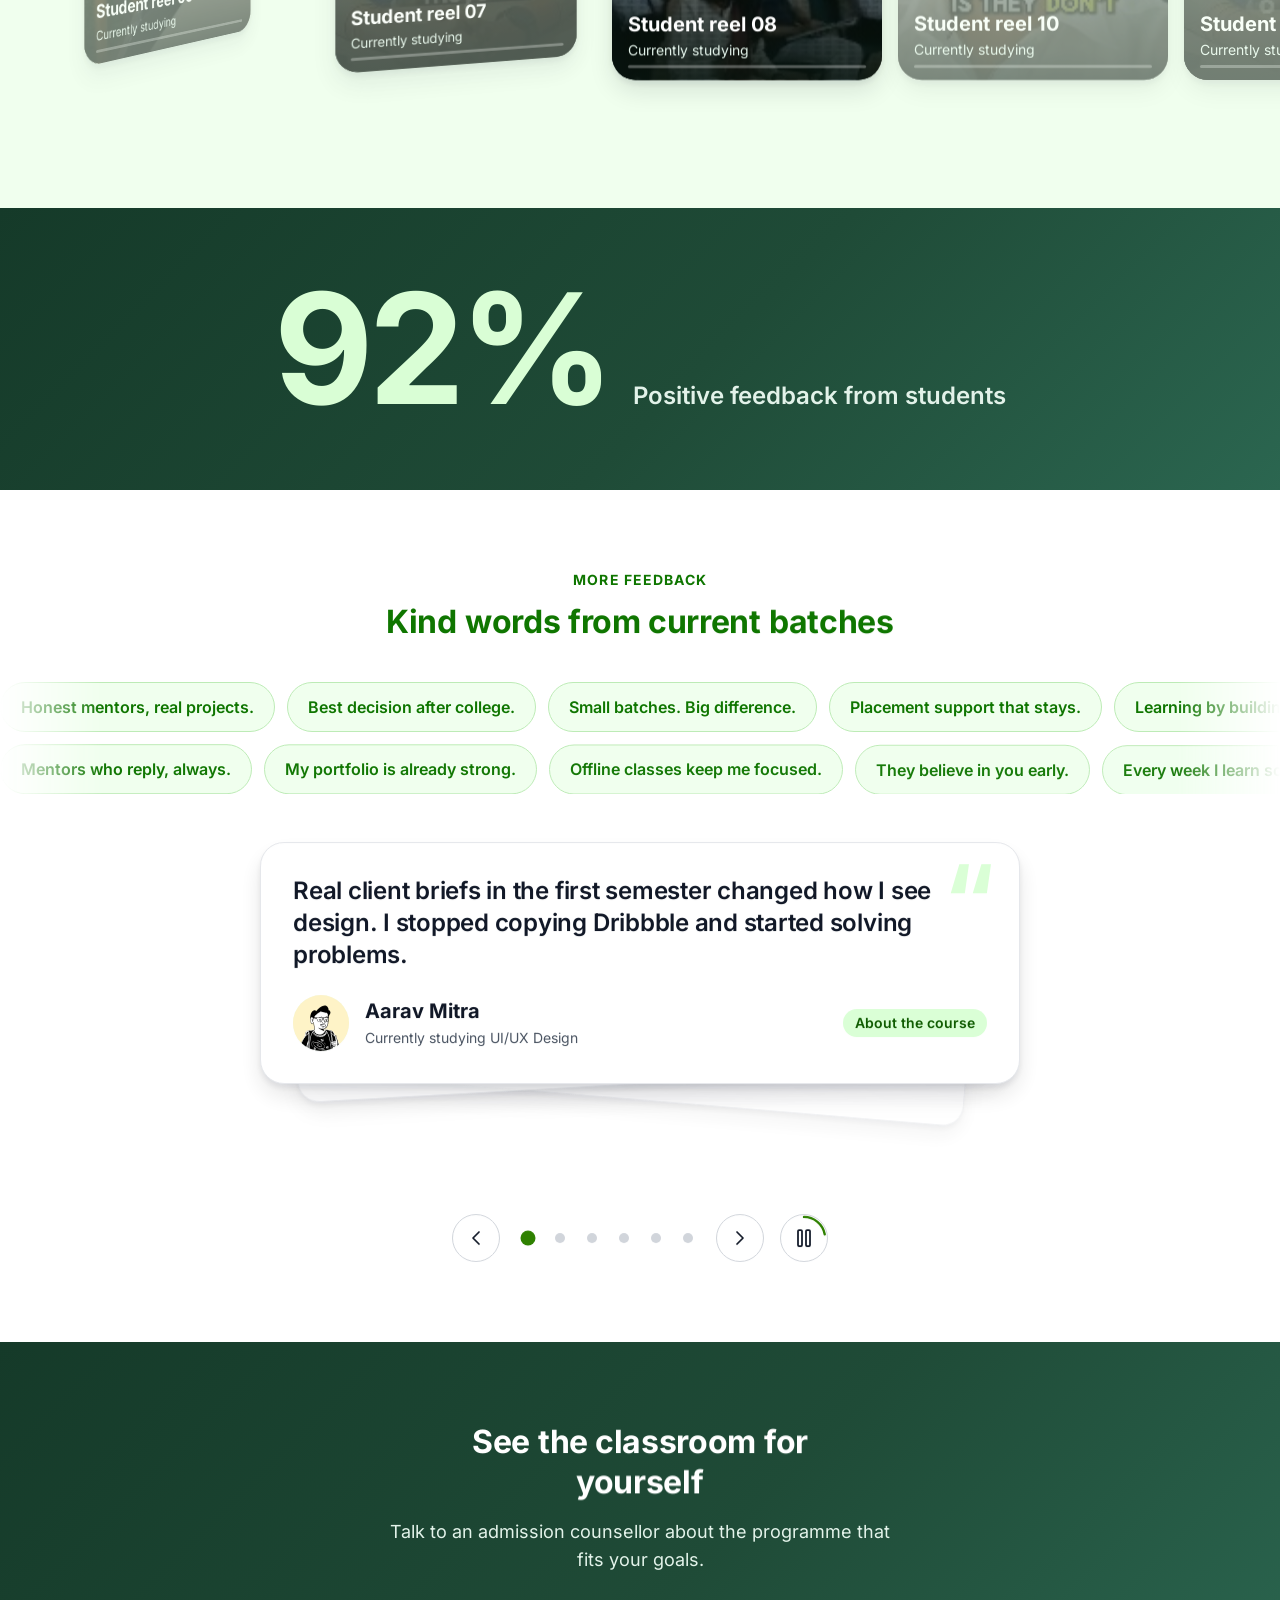
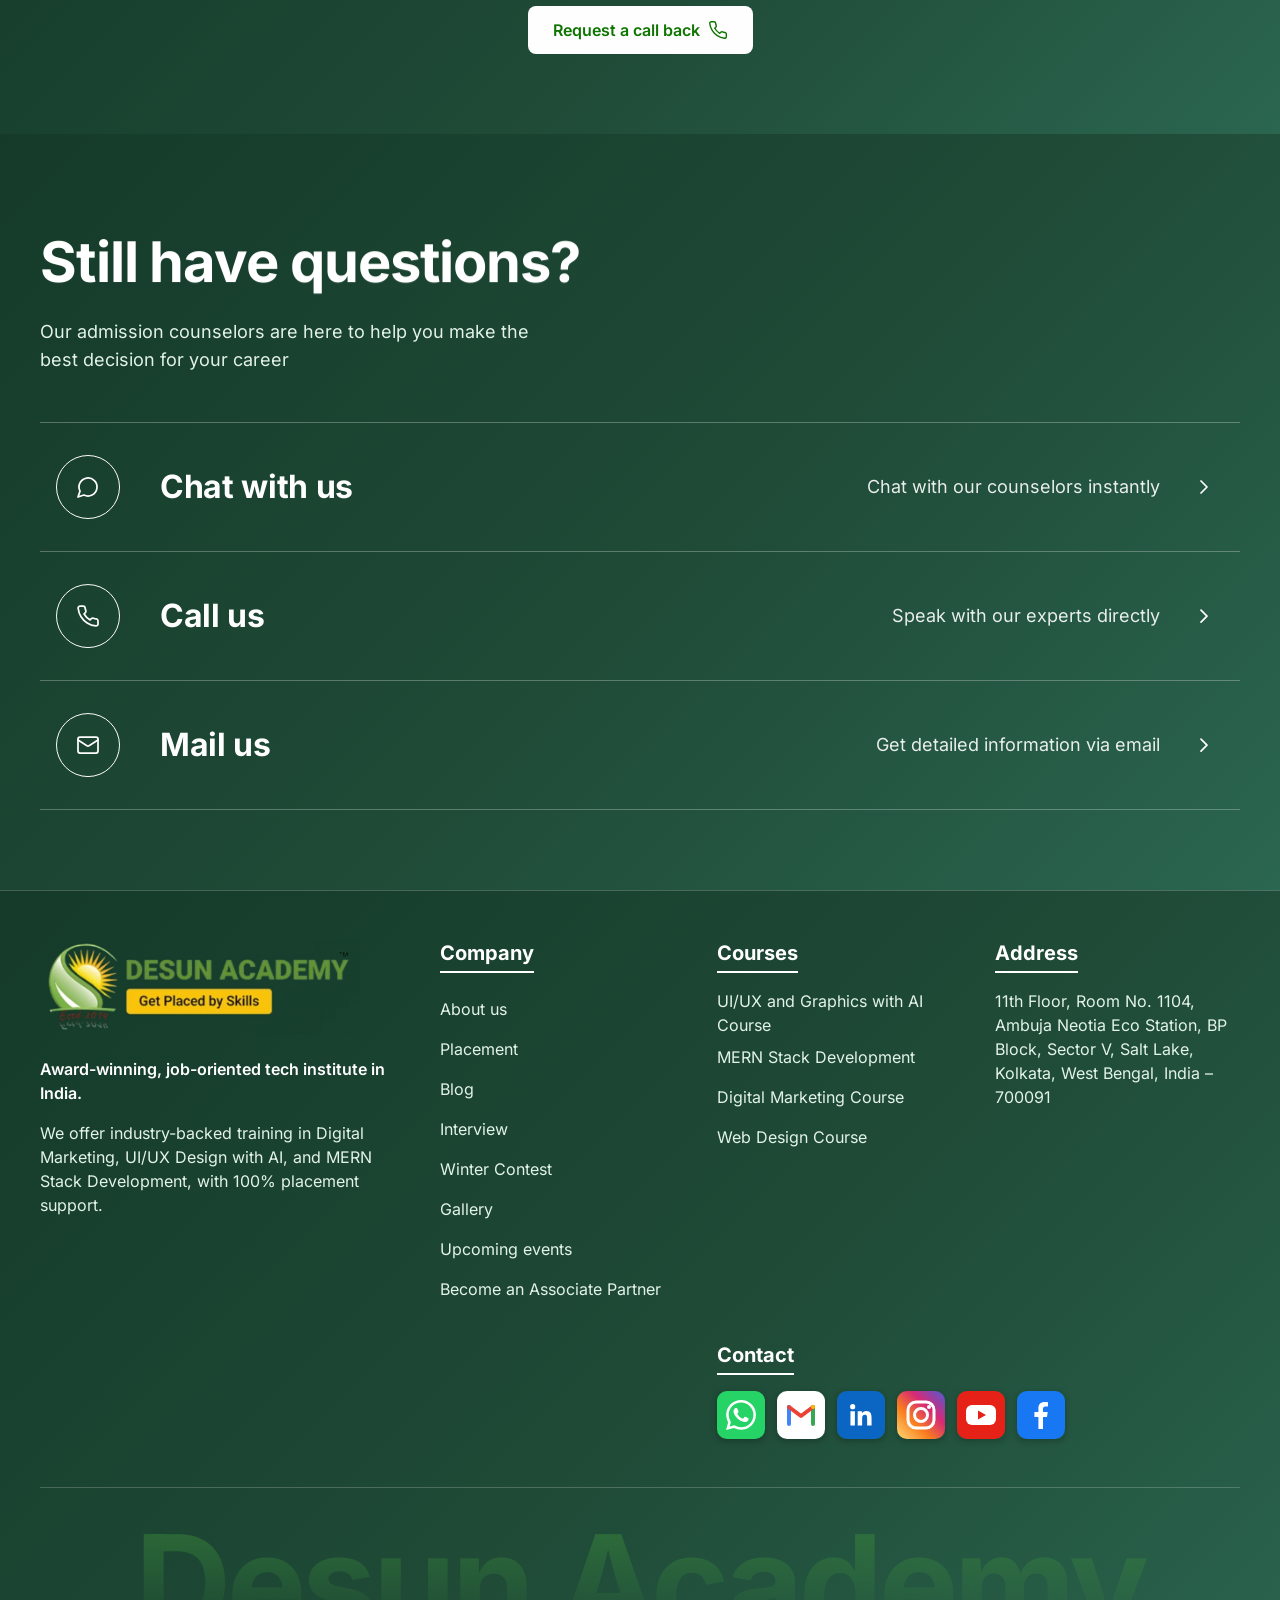
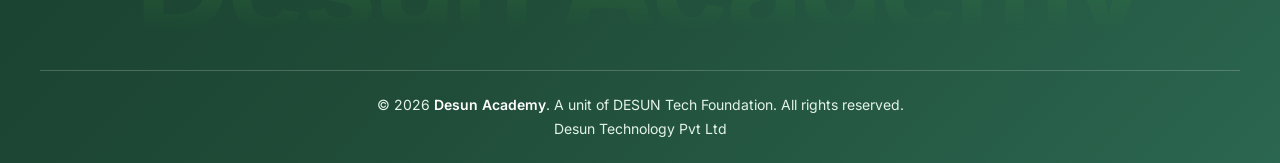
<file: site/testimonials.html>
<!DOCTYPE html>
<html lang="en" class="no-js">
<head>
  <meta charset="utf-8">
  <meta name="viewport" content="width=device-width, initial-scale=1">
  <title>Testimonials — Desun Academy</title>
  <meta name="description" content="Hear from students currently studying at Desun Academy about the course, the mentors and the academy.">
  <meta name="theme-color" content="#0F7600">
  <link rel="icon" href="assets/img/logo.jpg">
  <link rel="preload" href="assets/fonts/inter-latin-wght-normal.woff2" as="font" type="font/woff2" crossorigin>
  <link rel="stylesheet" href="css/style.css">
  <link rel="stylesheet" href="css/about.css">
  <link rel="stylesheet" href="css/courses.css">
  <link rel="stylesheet" href="css/success.css">
  <script>document.documentElement.classList.remove('no-js');document.documentElement.classList.add('a-js');</script>
</head>
<body class="page-about page-courses page-success page-testimonials" data-motion="custom">
<a class="skip-link" href="#main">Skip to content</a>

<!-- ======================= ICON SPRITE ======================= -->
<!-- ======================= ICON SPRITE (one library: Lucide-style outline, 1.75 stroke) ======================= -->
<svg width="0" height="0" style="position:absolute" aria-hidden="true" focusable="false">
  <defs>
    <symbol id="i-check" viewBox="0 0 24 24"><path d="M20 6 9 17l-5-5"/></symbol>
    <symbol id="i-plus" viewBox="0 0 24 24"><path d="M5 12h14"/><path d="M12 5v14"/></symbol>
    <symbol id="i-x" viewBox="0 0 24 24"><path d="M18 6 6 18"/><path d="m6 6 12 12"/></symbol>
    <symbol id="i-menu" viewBox="0 0 24 24"><line x1="4" x2="20" y1="12" y2="12"/><line x1="4" x2="20" y1="6" y2="6"/><line x1="4" x2="20" y1="18" y2="18"/></symbol>
    <symbol id="i-chev-l" viewBox="0 0 24 24"><path d="m15 18-6-6 6-6"/></symbol>
    <symbol id="i-chev-r" viewBox="0 0 24 24"><path d="m9 18 6-6-6-6"/></symbol>
    <symbol id="i-cap" viewBox="0 0 24 24"><path d="M21.42 10.922a1 1 0 0 0-.019-1.838L12.83 5.18a2 2 0 0 0-1.66 0L2.6 9.08a1 1 0 0 0 0 1.832l8.57 3.908a2 2 0 0 0 1.66 0z"/><path d="M22 10v6"/><path d="M6 12.5V16a6 3 0 0 0 12 0v-3.5"/></symbol>
    <symbol id="i-briefcase" viewBox="0 0 24 24"><path d="M16 20V4a2 2 0 0 0-2-2h-4a2 2 0 0 0-2 2v16"/><rect width="20" height="14" x="2" y="6" rx="2"/></symbol>
    <symbol id="i-repeat" viewBox="0 0 24 24"><path d="m17 2 4 4-4 4"/><path d="M3 11v-1a4 4 0 0 1 4-4h14"/><path d="m7 22-4-4 4-4"/><path d="M21 13v1a4 4 0 0 1-4 4H3"/></symbol>
    <symbol id="i-trend" viewBox="0 0 24 24"><polyline points="22 7 13.5 15.5 8.5 10.5 2 17"/><polyline points="16 7 22 7 22 13"/></symbol>
    <symbol id="i-rupee" viewBox="0 0 24 24"><path d="M6 3h12"/><path d="M6 8h12"/><path d="m6 13 8.5 8"/><path d="M6 13h3"/><path d="M9 13c6.667 0 6.667-10 0-10"/></symbol>
    <symbol id="i-vol-x" viewBox="0 0 24 24"><path d="M11 4.702a.705.705 0 0 0-1.203-.498L6.413 7.587A1.4 1.4 0 0 1 5.416 8H3a1 1 0 0 0-1 1v6a1 1 0 0 0 1 1h2.416a1.4 1.4 0 0 1 .997.413l3.383 3.384A.705.705 0 0 0 11 19.298z"/><line x1="22" x2="16" y1="9" y2="15"/><line x1="16" x2="22" y1="9" y2="15"/></symbol>
    <symbol id="i-vol-2" viewBox="0 0 24 24"><path d="M11 4.702a.705.705 0 0 0-1.203-.498L6.413 7.587A1.4 1.4 0 0 1 5.416 8H3a1 1 0 0 0-1 1v6a1 1 0 0 0 1 1h2.416a1.4 1.4 0 0 1 .997.413l3.383 3.384A.705.705 0 0 0 11 19.298z"/><path d="M16 9a5 5 0 0 1 0 6"/><path d="M19.364 18.364a9 9 0 0 0 0-12.728"/></symbol>
    <symbol id="i-pause" viewBox="0 0 24 24"><rect x="14" y="4" width="4" height="16" rx="1"/><rect x="6" y="4" width="4" height="16" rx="1"/></symbol>
    <symbol id="i-play" viewBox="0 0 24 24"><polygon points="6 3 20 12 6 21 6 3"/></symbol>
    <symbol id="i-book" viewBox="0 0 24 24"><path d="M12 7v14"/><path d="M3 18a1 1 0 0 1-1-1V4a1 1 0 0 1 1-1h5a4 4 0 0 1 4 4 4 4 0 0 1 4-4h5a1 1 0 0 1 1 1v13a1 1 0 0 1-1 1h-6a3 3 0 0 0-3 3 3 3 0 0 0-3-3z"/></symbol>
    <symbol id="i-pin" viewBox="0 0 24 24"><path d="M20 10c0 4.993-5.539 10.193-7.399 11.799a1 1 0 0 1-1.202 0C9.539 20.193 4 14.993 4 10a8 8 0 0 1 16 0"/><circle cx="12" cy="10" r="3"/></symbol>
    <symbol id="i-alert" viewBox="0 0 24 24"><circle cx="12" cy="12" r="10"/><line x1="12" x2="12" y1="8" y2="12"/><line x1="12" x2="12.01" y1="16" y2="16"/></symbol>
    <symbol id="i-lock" viewBox="0 0 24 24"><rect width="18" height="11" x="3" y="11" rx="2" ry="2"/><path d="M7 11V7a5 5 0 0 1 10 0v4"/></symbol>
    <symbol id="i-circle-check" viewBox="0 0 24 24"><circle cx="12" cy="12" r="10"/><path d="m9 12 2 2 4-4"/></symbol>
    <symbol id="i-phone" viewBox="0 0 24 24"><path d="M22 16.92v3a2 2 0 0 1-2.18 2 19.79 19.79 0 0 1-8.63-3.07 19.5 19.5 0 0 1-6-6 19.79 19.79 0 0 1-3.07-8.67A2 2 0 0 1 4.11 2h3a2 2 0 0 1 2 1.72 12.84 12.84 0 0 0 .7 2.81 2 2 0 0 1-.45 2.11L8.09 9.91a16 16 0 0 0 6 6l1.27-1.27a2 2 0 0 1 2.11-.45 12.84 12.84 0 0 0 2.81.7A2 2 0 0 1 22 16.92z"/></symbol>
    <symbol id="i-mail" viewBox="0 0 24 24"><rect width="20" height="16" x="2" y="4" rx="2"/><path d="m22 7-8.97 5.7a1.94 1.94 0 0 1-2.06 0L2 7"/></symbol>
    <symbol id="i-chat" viewBox="0 0 24 24"><path d="M7.9 20A9 9 0 1 0 4 16.1L2 22Z"/></symbol>
    <symbol id="i-instagram" viewBox="0 0 24 24"><rect width="20" height="20" x="2" y="2" rx="5" ry="5"/><path d="M16 11.37A4 4 0 1 1 12.63 8 4 4 0 0 1 16 11.37z"/><line x1="17.5" x2="17.51" y1="6.5" y2="6.5"/></symbol>
    <symbol id="i-youtube" viewBox="0 0 24 24"><path d="M2.5 17a24.12 24.12 0 0 1 0-10 2 2 0 0 1 1.4-1.4 49.56 49.56 0 0 1 16.2 0A2 2 0 0 1 21.5 7a24.12 24.12 0 0 1 0 10 2 2 0 0 1-1.4 1.4 49.55 49.55 0 0 1-16.2 0A2 2 0 0 1 2.5 17"/><path d="m10 15 5-3-5-3z"/></symbol>
    <symbol id="i-facebook" viewBox="0 0 24 24"><path d="M18 2h-3a5 5 0 0 0-5 5v3H7v4h3v8h4v-8h3l1-4h-4V7a1 1 0 0 1 1-1h3z"/></symbol>
    <symbol id="i-linkedin" viewBox="0 0 24 24"><path d="M16 8a6 6 0 0 1 6 6v7h-4v-7a2 2 0 0 0-2-2 2 2 0 0 0-2 2v7h-4v-7a6 6 0 0 1 6-6z"/><rect width="4" height="12" x="2" y="9"/><circle cx="4" cy="4" r="2"/></symbol>
  </defs>
</svg>

<header class="site-header" id="top">
  <div class="a-progress" aria-hidden="true"></div>
  <div class="container site-header__inner">
    <a class="brand" href="index.html" aria-label="Desun Academy — home"><img src="assets/img/logo.jpg" alt="Desun Academy" width="207" height="61"></a>
    <nav class="nav" aria-label="Primary">
      <ul class="nav__list">
        <li><a class="nav__link" href="about.html">About</a></li>
        <li><a class="nav__link" href="success.html">Success stories</a></li>
        <li><a class="nav__link" href="interview.html">Interviews</a></li>
        <li><a class="nav__link" href="courses.html">Courses</a></li>
        <li><a class="nav__link is-active" href="testimonials.html" aria-current="page">Testimonials</a></li>
        <li><a class="nav__link" href="hire.html">Hire from us</a></li>
        <li><a class="nav__link" href="events.html">Events</a></li>
        <li><a class="nav__link" href="contact.html">Contact</a></li>
      </ul>
    </nav>
    <button class="btn btn--md header-cta" type="button" data-open-form="counselling">Book free counselling</button>
    <button class="menu-btn" type="button" aria-expanded="false" aria-controls="mobileNav" id="menuBtn">
      <svg class="icon icon--24" aria-hidden="true"><use href="#i-menu"/></svg><span>Menu</span>
    </button>
  </div>
  <div class="mobile-nav" id="mobileNav">
    <a class="mobile-nav__link" href="about.html">About</a>
    <a class="mobile-nav__link" href="success.html">Success stories</a>
    <a class="mobile-nav__link" href="interview.html">Interviews</a>
    <a class="mobile-nav__link" href="courses.html">Courses</a>
    <a class="mobile-nav__link is-active" href="testimonials.html" aria-current="page">Testimonials</a>
    <a class="mobile-nav__link" href="hire.html">Hire from us</a>
    <a class="mobile-nav__link" href="events.html">Events</a>
    <a class="mobile-nav__link" href="contact.html">Contact</a>
    <button class="btn btn--block" type="button" data-open-form="counselling">Book free counselling</button>
  </div>
</header>
<nav class="c-rail" id="cRail" aria-label="Page sections"></nav>
<main id="main">
<!-- SAMPLE DATA NOTICE: names, departments and quotes on this page are placeholders for current students. Replace with real feedback and photos. -->
<section class="s-hero" id="top-hero" data-rail="Start" aria-labelledby="sTitle">
  <div class="container s-hero__inner">
    <div class="s-hero__copy">
      <p class="c-kicker"><span class="s-kick__l" aria-hidden="true"></span>Testimonials</p>
      <h1 class="display s-title" id="sTitle">Straight from our <span class="s-mark">classrooms</span>.</h1>
      <p class="s-lead">Feedback from students who are studying at Desun Academy right now, about the course and about the academy.</p>
      <div class="s-hero__cta"><a class="btn" href="#thread">Read their feedback</a><a class="btn btn--outline" href="success.html">See placed students</a></div>
    </div>
    <div class="s-cloud" aria-hidden="true"><span class="s-b" data-d="0.9" style="--sz:120px;left:8%;top:8%"><img src="assets/img/people/s-13.svg" alt="" width="120" height="120"></span><span class="s-b" data-d="0.5" style="--sz:96px;left:62%;top:2%"><img src="assets/img/people/s-15.svg" alt="" width="96" height="96"></span><span class="s-b" data-d="1.0" style="--sz:110px;left:70%;top:42%"><img src="assets/img/people/s-17.svg" alt="" width="110" height="110"></span><span class="s-b" data-d="0.4" style="--sz:84px;left:18%;top:56%"><img src="assets/img/people/s-14.svg" alt="" width="84" height="84"></span><span class="s-b" data-d="0.8" style="--sz:100px;left:44%;top:60%"><img src="assets/img/people/s-18.svg" alt="" width="100" height="100"></span><span class="s-b" data-d="0.3" style="--sz:72px;left:2%;top:34%"><img src="assets/img/people/s-16.svg" alt="" width="72" height="72"></span><span class="s-tag s-say" data-d="1.3" style="left:30%;top:20%">&ldquo;Real client briefs from week one.&rdquo;</span><span class="s-tag s-say" data-d="0.7" style="left:46%;top:84%">&ldquo;Mentors who reply, always.&rdquo;</span><span class="s-tag s-say" data-d="1.0" style="left:0;top:80%">&ldquo;Small batches. Big difference.&rdquo;</span></div>
  </div>
</section>

<section class="t-thread" id="thread" data-rail="Feedback" aria-labelledby="tTitle">
  <div class="container t-thread__grid">
    <div class="t-thread__head">
      <p class="c-kicker">Current students</p>
      <h2 class="h2" id="tTitle">What they say about the course and the academy</h2>
      <div class="s-filters t-filters" role="group" aria-label="Filter feedback">
        <button class="s-filter" type="button" data-f="all" aria-pressed="true">All feedback</button>
        <button class="s-filter" type="button" data-f="course" aria-pressed="false">About the course</button>
        <button class="s-filter" type="button" data-f="academy" aria-pressed="false">About the academy</button>
      </div>
      <p class="sr-only" id="tCount" aria-live="polite"></p>
    </div>
    <div class="t-thread__list" id="tList"><article class="t-msg t-msg--l" data-aspect="course"><img class="t-msg__av" src="assets/img/people/s-13.svg" alt="" width="56" height="56" loading="lazy"><div class="t-msg__col"><p class="t-msg__who"><b>Aarav Mitra</b> <span>Currently studying UI/UX Design</span></p><div class="t-msg__wrap"><span class="t-msg__typing" aria-hidden="true"><i></i><i></i><i></i></span><div class="t-msg__bubble"><p>The course starts from zero and never feels rushed. In month three I was already designing screens for a real client.</p><span class="s-chip s-chip--course">About the course</span></div></div></div></article><article class="t-msg t-msg--r" data-aspect="academy"><img class="t-msg__av" src="assets/img/people/s-14.svg" alt="" width="56" height="56" loading="lazy"><div class="t-msg__col"><p class="t-msg__who"><b>Pritha Sarkar</b> <span>Currently studying Digital Marketing</span></p><div class="t-msg__wrap"><span class="t-msg__typing" aria-hidden="true"><i></i><i></i><i></i></span><div class="t-msg__bubble"><p>The academy treats you like a professional from day one. Deadlines, reviews and honest feedback.</p><span class="s-chip s-chip--academy">About the academy</span></div></div></div></article><article class="t-msg t-msg--l" data-aspect="course"><img class="t-msg__av" src="assets/img/people/s-15.svg" alt="" width="56" height="56" loading="lazy"><div class="t-msg__col"><p class="t-msg__who"><b>Abhik Das</b> <span>Currently studying MERN Stack</span></p><div class="t-msg__wrap"><span class="t-msg__typing" aria-hidden="true"><i></i><i></i><i></i></span><div class="t-msg__bubble"><p>Every concept comes with a build. I understand the stack because I use it every day, not because I memorised it.</p><span class="s-chip s-chip--course">About the course</span></div></div></div></article><article class="t-msg t-msg--r" data-aspect="academy"><img class="t-msg__av" src="assets/img/people/s-16.svg" alt="" width="56" height="56" loading="lazy"><div class="t-msg__col"><p class="t-msg__who"><b>Trisha Nandi</b> <span>Currently studying HR</span></p><div class="t-msg__wrap"><span class="t-msg__typing" aria-hidden="true"><i></i><i></i><i></i></span><div class="t-msg__bubble"><p>Counsellors and mentors actually pick up the phone. That support keeps me going when I doubt myself.</p><span class="s-chip s-chip--academy">About the academy</span></div></div></div></article><article class="t-msg t-msg--l" data-aspect="course"><img class="t-msg__av" src="assets/img/people/s-17.svg" alt="" width="56" height="56" loading="lazy"><div class="t-msg__col"><p class="t-msg__who"><b>Nilay Pal</b> <span>Currently studying UI/UX Design</span></p><div class="t-msg__wrap"><span class="t-msg__typing" aria-hidden="true"><i></i><i></i><i></i></span><div class="t-msg__bubble"><p>Live projects, AI tools and portfolio reviews. The syllabus matches what companies ask for.</p><span class="s-chip s-chip--course">About the course</span></div></div></div></article><article class="t-msg t-msg--r" data-aspect="academy"><img class="t-msg__av" src="assets/img/people/s-18.svg" alt="" width="56" height="56" loading="lazy"><div class="t-msg__col"><p class="t-msg__who"><b>Mohona Basak</b> <span>Currently studying Digital Marketing</span></p><div class="t-msg__wrap"><span class="t-msg__typing" aria-hidden="true"><i></i><i></i><i></i></span><div class="t-msg__bubble"><p>Small batches and offline classes. Mentors know your name, so it feels like a studio, not a classroom.</p><span class="s-chip s-chip--academy">About the academy</span></div></div></div></article><article class="t-msg t-msg--l" data-aspect="course"><img class="t-msg__av" src="assets/img/people/s-19.svg" alt="" width="56" height="56" loading="lazy"><div class="t-msg__col"><p class="t-msg__who"><b>Soumya Dutta</b> <span>Currently studying MERN Stack</span></p><div class="t-msg__wrap"><span class="t-msg__typing" aria-hidden="true"><i></i><i></i><i></i></span><div class="t-msg__bubble"><p>Weekly code reviews are the best part. I get better every time someone reads my pull request.</p><span class="s-chip s-chip--course">About the course</span></div></div></div></article><article class="t-msg t-msg--r" data-aspect="academy"><img class="t-msg__av" src="assets/img/people/s-20.svg" alt="" width="56" height="56" loading="lazy"><div class="t-msg__col"><p class="t-msg__who"><b>Anwesha Roy</b> <span>Currently studying HR</span></p><div class="t-msg__wrap"><span class="t-msg__typing" aria-hidden="true"><i></i><i></i><i></i></span><div class="t-msg__bubble"><p>The campus in Sector V is a great place to learn. Everyone around you is serious about their career.</p><span class="s-chip s-chip--academy">About the academy</span></div></div></div></article></div>
  </div>
</section>

<section class="t-reels" id="reels" data-rail="Reels" aria-labelledby="tReels">
  <div class="container t-reels__head"><div><p class="c-kicker">Reels &amp; shorts</p><h2 class="h2" id="tReels">Hear it from them, in under a minute</h2><p class="t-reels__p">Most of our feedback comes as short videos. Swipe through and tap any reel to watch.</p></div>
    <div class="t-reels__nav"><button class="icon-btn" type="button" id="rPrev" aria-label="Previous reel"><svg class="icon icon--24" aria-hidden="true"><use href="#i-chev-l"/></svg></button><button class="icon-btn" type="button" id="rNext" aria-label="Next reel"><svg class="icon icon--24" aria-hidden="true"><use href="#i-chev-r"/></svg></button></div></div>
  <ul class="t-reels__row" id="reelRow" tabindex="0" aria-label="Student reels, scroll sideways"><li class="t-reel"><button type="button" class="t-reel__btn" data-video="" data-vertical data-title="Student reel 06" aria-label="Play student reel 6"><img src="assets/img/about/reel-6.jpg" alt="" width="144" height="257" loading="lazy"><span class="t-reel__play" aria-hidden="true"><svg class="icon icon--24"><use href="#i-play"/></svg></span><span class="t-reel__meta"><b>Student reel 06</b><small>Currently studying</small></span><span class="t-reel__bar" aria-hidden="true"></span></button></li><li class="t-reel"><button type="button" class="t-reel__btn" data-video="" data-vertical data-title="Student reel 07" aria-label="Play student reel 7"><img src="assets/img/about/reel-7.jpg" alt="" width="144" height="257" loading="lazy"><span class="t-reel__play" aria-hidden="true"><svg class="icon icon--24"><use href="#i-play"/></svg></span><span class="t-reel__meta"><b>Student reel 07</b><small>Currently studying</small></span><span class="t-reel__bar" aria-hidden="true"></span></button></li><li class="t-reel"><button type="button" class="t-reel__btn" data-video="" data-vertical data-title="Student reel 08" aria-label="Play student reel 8"><img src="assets/img/about/reel-8.jpg" alt="" width="144" height="257" loading="lazy"><span class="t-reel__play" aria-hidden="true"><svg class="icon icon--24"><use href="#i-play"/></svg></span><span class="t-reel__meta"><b>Student reel 08</b><small>Currently studying</small></span><span class="t-reel__bar" aria-hidden="true"></span></button></li><li class="t-reel"><button type="button" class="t-reel__btn" data-video="" data-vertical data-title="Student reel 10" aria-label="Play student reel 10"><img src="assets/img/about/reel-10.jpg" alt="" width="144" height="257" loading="lazy"><span class="t-reel__play" aria-hidden="true"><svg class="icon icon--24"><use href="#i-play"/></svg></span><span class="t-reel__meta"><b>Student reel 10</b><small>Currently studying</small></span><span class="t-reel__bar" aria-hidden="true"></span></button></li><li class="t-reel"><button type="button" class="t-reel__btn" data-video="" data-vertical data-title="Student reel 01" aria-label="Play student reel 1"><img src="assets/img/about/reel-1.jpg" alt="" width="144" height="257" loading="lazy"><span class="t-reel__play" aria-hidden="true"><svg class="icon icon--24"><use href="#i-play"/></svg></span><span class="t-reel__meta"><b>Student reel 01</b><small>Currently studying</small></span><span class="t-reel__bar" aria-hidden="true"></span></button></li><li class="t-reel"><button type="button" class="t-reel__btn" data-video="" data-vertical data-title="Student reel 02" aria-label="Play student reel 2"><img src="assets/img/about/reel-2.jpg" alt="" width="144" height="257" loading="lazy"><span class="t-reel__play" aria-hidden="true"><svg class="icon icon--24"><use href="#i-play"/></svg></span><span class="t-reel__meta"><b>Student reel 02</b><small>Currently studying</small></span><span class="t-reel__bar" aria-hidden="true"></span></button></li><li class="t-reel"><button type="button" class="t-reel__btn" data-video="" data-vertical data-title="Student reel 03" aria-label="Play student reel 3"><img src="assets/img/about/reel-3.jpg" alt="" width="144" height="257" loading="lazy"><span class="t-reel__play" aria-hidden="true"><svg class="icon icon--24"><use href="#i-play"/></svg></span><span class="t-reel__meta"><b>Student reel 03</b><small>Currently studying</small></span><span class="t-reel__bar" aria-hidden="true"></span></button></li><li class="t-reel"><button type="button" class="t-reel__btn" data-video="" data-vertical data-title="Student reel 04" aria-label="Play student reel 4"><img src="assets/img/about/reel-4.jpg" alt="" width="144" height="257" loading="lazy"><span class="t-reel__play" aria-hidden="true"><svg class="icon icon--24"><use href="#i-play"/></svg></span><span class="t-reel__meta"><b>Student reel 04</b><small>Currently studying</small></span><span class="t-reel__bar" aria-hidden="true"></span></button></li><li class="t-reel"><button type="button" class="t-reel__btn" data-video="" data-vertical data-title="Student reel 05" aria-label="Play student reel 5"><img src="assets/img/about/reel-5.jpg" alt="" width="144" height="257" loading="lazy"><span class="t-reel__play" aria-hidden="true"><svg class="icon icon--24"><use href="#i-play"/></svg></span><span class="t-reel__meta"><b>Student reel 05</b><small>Currently studying</small></span><span class="t-reel__bar" aria-hidden="true"></span></button></li><li class="t-reel"><button type="button" class="t-reel__btn" data-video="" data-vertical data-title="Student reel 09" aria-label="Play student reel 9"><img src="assets/img/about/reel-9.jpg" alt="" width="144" height="257" loading="lazy"><span class="t-reel__play" aria-hidden="true"><svg class="icon icon--24"><use href="#i-play"/></svg></span><span class="t-reel__meta"><b>Student reel 09</b><small>Currently studying</small></span><span class="t-reel__bar" aria-hidden="true"></span></button></li></ul>
</section>

<section class="s-nums s-nums--one on-dark" id="numbers" data-rail="Rating" aria-label="Student satisfaction">
  <div class="container"><p class="s-nums__big"><b><span data-count="96">96</span>%</b><span>Positive feedback from students</span></p></div>
</section>

<section class="s-fb" id="more" data-rail="More" aria-labelledby="sFb">
  <div class="container"><p class="c-kicker c-center-k">More feedback</p><h2 class="h2 c-center" id="sFb">Kind words from current batches</h2></div>
  <div class="s-snip" aria-hidden="true"><ul class="s-snip__row"><li>Honest mentors, real projects.</li><li>Best decision after college.</li><li>Small batches. Big difference.</li><li>Placement support that stays.</li><li>Learning by building.</li><li>Mentors who reply, always.</li><li>My portfolio is already strong.</li><li>Offline classes keep me focused.</li><li>They believe in you early.</li><li>Every week I learn something new.</li><li>Honest mentors, real projects.</li><li>Best decision after college.</li><li>Small batches. Big difference.</li><li>Placement support that stays.</li><li>Learning by building.</li><li>Mentors who reply, always.</li><li>My portfolio is already strong.</li><li>Offline classes keep me focused.</li><li>They believe in you early.</li><li>Every week I learn something new.</li></ul><ul class="s-snip__row s-snip__row--r"><li>Mentors who reply, always.</li><li>My portfolio is already strong.</li><li>Offline classes keep me focused.</li><li>They believe in you early.</li><li>Every week I learn something new.</li><li>Honest mentors, real projects.</li><li>Best decision after college.</li><li>Small batches. Big difference.</li><li>Placement support that stays.</li><li>Learning by building.</li><li>Mentors who reply, always.</li><li>My portfolio is already strong.</li><li>Offline classes keep me focused.</li><li>They believe in you early.</li><li>Every week I learn something new.</li><li>Honest mentors, real projects.</li><li>Best decision after college.</li><li>Small batches. Big difference.</li><li>Placement support that stays.</li><li>Learning by building.</li></ul></div>
  <div class="container">
    <div class="s-deck" id="sDeck" role="region" aria-roledescription="carousel" aria-label="Student feedback">
      <div class="s-deck__stage" id="sStage"><article class="s-q" role="group" aria-roledescription="slide" aria-label="1 of 6"><span class="s-q__mark" aria-hidden="true">&ldquo;</span><p class="s-q__t">Real client briefs in the first semester changed how I see design. I stopped copying Dribbble and started solving problems.</p><footer class="s-q__f"><img src="assets/img/people/s-13.svg" alt="" width="56" height="56" loading="lazy"><span><b>Aarav Mitra</b><small>Currently studying UI/UX Design</small></span><span class="s-chip s-chip--course">About the course</span></footer></article><article class="s-q" role="group" aria-roledescription="slide" aria-label="2 of 6"><span class="s-q__mark" aria-hidden="true">&ldquo;</span><p class="s-q__t">I joined unsure. The counsellors gave me a clear plan and the team still checks in on how I am doing.</p><footer class="s-q__f"><img src="assets/img/people/s-14.svg" alt="" width="56" height="56" loading="lazy"><span><b>Pritha Sarkar</b><small>Currently studying Digital Marketing</small></span><span class="s-chip s-chip--academy">About the academy</span></footer></article><article class="s-q" role="group" aria-roledescription="slide" aria-label="3 of 6"><span class="s-q__mark" aria-hidden="true">&ldquo;</span><p class="s-q__t">The order of topics makes sense. By the time we reached the backend I could already build the frontend alone.</p><footer class="s-q__f"><img src="assets/img/people/s-15.svg" alt="" width="56" height="56" loading="lazy"><span><b>Abhik Das</b><small>Currently studying MERN Stack</small></span><span class="s-chip s-chip--course">About the course</span></footer></article><article class="s-q" role="group" aria-roledescription="slide" aria-label="4 of 6"><span class="s-q__mark" aria-hidden="true">&ldquo;</span><p class="s-q__t">Mock interviews with the placement team are tougher than real ones. That is exactly why they work.</p><footer class="s-q__f"><img src="assets/img/people/s-16.svg" alt="" width="56" height="56" loading="lazy"><span><b>Trisha Nandi</b><small>Currently studying HR</small></span><span class="s-chip s-chip--academy">About the academy</span></footer></article><article class="s-q" role="group" aria-roledescription="slide" aria-label="5 of 6"><span class="s-q__mark" aria-hidden="true">&ldquo;</span><p class="s-q__t">AI tools are part of the course, not an add-on. We learn when to use them and when not to.</p><footer class="s-q__f"><img src="assets/img/people/s-17.svg" alt="" width="56" height="56" loading="lazy"><span><b>Nilay Pal</b><small>Currently studying UI/UX Design</small></span><span class="s-chip s-chip--course">About the course</span></footer></article><article class="s-q" role="group" aria-roledescription="slide" aria-label="6 of 6"><span class="s-q__mark" aria-hidden="true">&ldquo;</span><p class="s-q__t">Everyone here wants you to place well. You can feel it in how seriously they take your portfolio.</p><footer class="s-q__f"><img src="assets/img/people/s-18.svg" alt="" width="56" height="56" loading="lazy"><span><b>Mohona Basak</b><small>Currently studying Digital Marketing</small></span><span class="s-chip s-chip--academy">About the academy</span></footer></article></div>
      <div class="s-deck__ctl">
        <button class="icon-btn" type="button" id="sPrev" aria-label="Previous feedback"><svg class="icon icon--24" aria-hidden="true"><use href="#i-chev-l"/></svg></button>
        <div class="s-dots" id="sDots"><button class="s-dot" type="button" aria-label="Show feedback 1"></button><button class="s-dot" type="button" aria-label="Show feedback 2"></button><button class="s-dot" type="button" aria-label="Show feedback 3"></button><button class="s-dot" type="button" aria-label="Show feedback 4"></button><button class="s-dot" type="button" aria-label="Show feedback 5"></button><button class="s-dot" type="button" aria-label="Show feedback 6"></button></div>
        <button class="icon-btn" type="button" id="sNext" aria-label="Next feedback"><svg class="icon icon--24" aria-hidden="true"><use href="#i-chev-r"/></svg></button>
        <button class="icon-btn s-play" type="button" id="sPlay" aria-label="Pause auto-advance" aria-pressed="false"><svg class="s-play__ring" viewBox="0 0 48 48" aria-hidden="true"><circle cx="24" cy="24" r="22" pathLength="100"/></svg><svg class="icon icon--24 s-play__p" aria-hidden="true"><use href="#i-pause"/></svg><svg class="icon icon--24 s-play__g" aria-hidden="true"><use href="#i-play"/></svg></button>
      </div>
    </div>
  </div>
</section>

<section class="c-cta on-dark" id="enrol" data-rail="Join" aria-labelledby="sCta">
  <div class="container s-cta">
    <h2 class="h2" id="sCta">See the classroom for yourself</h2>
    <p class="s-cta__p">Talk to an admission counsellor about the programme that fits your goals.</p>
    <button class="btn btn--inverse" type="button" data-open-form="counselling">Request a call back <svg class="icon icon--20" aria-hidden="true"><use href="#i-phone"/></svg></button>
  </div>
</section>

<section class="a-contact on-dark" id="contact" aria-labelledby="contactTitle">
  <div class="container">
    <h2 class="a-contact__h" id="contactTitle" data-split>Still have questions?</h2>
    <p class="a-contact__lede">Our admission counselors are here to help you make the best decision for your career</p>
    <div class="a-contact__list">
      <a class="a-call" id="ctChat" href="#" data-open-form="counselling" data-channel="whatsapp">
        <span class="a-call__ic"><svg class="icon icon--24" aria-hidden="true"><use href="#i-chat"/></svg></span>
        <span class="a-call__t">Chat with us</span><span class="a-call__d">Chat with our counselors instantly</span>
        <svg class="icon icon--24 a-call__arr" aria-hidden="true"><use href="#i-chev-r"/></svg>
      </a>
      <a class="a-call" id="ctCall" href="#" data-open-form="counselling" data-channel="phone">
        <span class="a-call__ic"><svg class="icon icon--24" aria-hidden="true"><use href="#i-phone"/></svg></span>
        <span class="a-call__t">Call us</span><span class="a-call__d">Speak with our experts directly</span>
        <svg class="icon icon--24 a-call__arr" aria-hidden="true"><use href="#i-chev-r"/></svg>
      </a>
      <a class="a-call" id="ctMail" href="#" data-open-form="counselling" data-channel="email">
        <span class="a-call__ic"><svg class="icon icon--24" aria-hidden="true"><use href="#i-mail"/></svg></span>
        <span class="a-call__t">Mail us</span><span class="a-call__d">Get detailed information via email</span>
        <svg class="icon icon--24 a-call__arr" aria-hidden="true"><use href="#i-chev-r"/></svg>
      </a>
    </div>
  </div>
</section>
</main>

<footer class="site-footer">
  <div class="container">
    <div class="footer-grid">
      <div class="footer-brand">
        <a class="footer-logo" href="#top" aria-label="Desun Academy, back to top"><img src="assets/img/logo-footer.png" alt="Desun Academy, get placed by skills" width="364" height="110"></a>
        <p class="footer-about"><strong>Award-winning, job-oriented tech institute in India.</strong></p>
        <p class="footer-about">We offer industry-backed training in Digital Marketing, UI/UX Design with AI, and MERN Stack Development, with 100% placement support.</p>
      </div>
      <nav class="footer-col" aria-label="Company">
        <h3>Company</h3>
        <ul>
          <li><a href="about.html">About us</a></li>
          <li><a href="success.html">Placement</a></li>
          <li><a href="blog.html">Blog</a></li>
          <li><a href="interview.html">Interview</a></li>
          <li><a href="winter-contest.html">Winter Contest</a></li>
          <li><a href="gallery.html">Gallery</a></li>
          <li><a href="events.html">Upcoming events</a></li>
          <li><a href="partner.html">Become an Associate Partner</a></li>
        </ul>
      </nav>
      <div class="footer-col">
        <nav aria-label="Courses">
          <h3>Courses</h3>
          <ul>
            <li><a href="courses.html">UI/UX and Graphics with AI Course</a></li>
            <li><a href="index.html#programs">MERN Stack Development</a></li>
            <li><a href="index.html#programs">Digital Marketing Course</a></li>
            <li><a href="index.html#programs">Web Design Course</a></li>
          </ul>
        </nav>
      </div>
      <div class="footer-col footer-contact">
        <h3>Contact</h3>
        <!-- Social URLs are placeholders (the design shows icons only). -->
        <div class="socials"><a href="#" aria-label="WhatsApp" id="soWhatsapp"><svg viewBox="0 0 48 48" width="48" height="48" aria-hidden="true"><rect width="48" height="48" rx="10" fill="#25D366"/><g transform="translate(9 9) scale(1.25)" fill="#fff"><path d="M17.47 14.38c-.3-.15-1.76-.87-2.03-.97-.27-.1-.47-.15-.67.15-.2.3-.77.97-.94 1.17-.17.2-.35.22-.65.07-.3-.15-1.26-.46-2.39-1.48-.88-.79-1.48-1.76-1.65-2.06-.17-.3-.02-.46.13-.6.13-.13.3-.35.45-.52.15-.17.2-.3.3-.5.1-.2.05-.37-.03-.52-.07-.15-.67-1.61-.92-2.2-.24-.58-.49-.5-.67-.51h-.57c-.2 0-.52.07-.8.37-.27.3-1.04 1.02-1.04 2.48s1.07 2.88 1.21 3.07c.15.2 2.1 3.2 5.08 4.49.71.3 1.26.49 1.69.63.71.23 1.36.2 1.87.12.57-.09 1.76-.72 2-1.41.25-.7.25-1.29.17-1.41-.07-.12-.27-.2-.57-.35M12.05 21.78h-.01a9.87 9.87 0 0 1-5.03-1.38l-.36-.21-3.74.98 1-3.65-.24-.37a9.86 9.86 0 0 1-1.51-5.26c0-5.45 4.44-9.88 9.89-9.88 2.64 0 5.12 1.03 6.99 2.9a9.83 9.83 0 0 1 2.89 6.99c0 5.45-4.44 9.88-9.88 9.88M20.46 3.49A11.82 11.82 0 0 0 12.05 0C5.5 0 .16 5.34.16 11.89c0 2.1.55 4.14 1.59 5.95L.06 24l6.3-1.65a11.88 11.88 0 0 0 5.68 1.45h.01c6.55 0 11.89-5.34 11.89-11.89 0-3.18-1.24-6.17-3.48-8.42"/></g></svg></a><a href="#" aria-label="Email" id="soMail"><svg viewBox="0 0 48 48" width="48" height="48" aria-hidden="true"><rect width="48" height="48" rx="10" fill="#fff"/><g fill="none" stroke-linecap="round" stroke-linejoin="round"><path d="M12 33V16" stroke="#4285F4" stroke-width="4"/><path d="M36 33V16" stroke="#34A853" stroke-width="4"/><path d="M12 16l12 9 12-9" stroke="#EA4335" stroke-width="4"/><path d="M36 16v0" stroke="#FBBC04" stroke-width="4"/></g></svg></a><a href="#" aria-label="LinkedIn"><svg viewBox="0 0 48 48" width="48" height="48" aria-hidden="true"><rect width="48" height="48" rx="10" fill="#0A66C2"/><g transform="translate(9 9) scale(1.25)" fill="#fff"><path d="M20.45 20.45h-3.55v-5.57c0-1.33-.03-3.04-1.85-3.04-1.85 0-2.14 1.45-2.14 2.94v5.67H9.35V9h3.41v1.56h.05c.48-.9 1.64-1.85 3.37-1.85 3.6 0 4.27 2.37 4.27 5.46v6.28zM5.34 7.43a2.06 2.06 0 1 1 0-4.13 2.06 2.06 0 0 1 0 4.13zm1.78 13.02H3.56V9h3.56v11.45z"/></g></svg></a><a href="#" aria-label="Instagram"><svg viewBox="0 0 48 48" width="48" height="48" aria-hidden="true"><defs><linearGradient id="igg" x1="0" y1="1" x2="1" y2="0"><stop offset="0" stop-color="#FEDA75"/><stop offset=".35" stop-color="#FA7E1E"/><stop offset=".65" stop-color="#D62976"/><stop offset="1" stop-color="#4F5BD5"/></linearGradient></defs><rect width="48" height="48" rx="10" fill="url(#igg)"/><g fill="none" stroke="#fff" stroke-width="3"><rect x="11" y="11" width="26" height="26" rx="8"/><circle cx="24" cy="24" r="6.5"/></g><circle cx="32" cy="16" r="2" fill="#fff"/></svg></a><a href="#" aria-label="YouTube"><svg viewBox="0 0 48 48" width="48" height="48" aria-hidden="true"><rect width="48" height="48" rx="10" fill="#E62117"/><rect x="9" y="14" width="30" height="20" rx="6" fill="#fff"/><path d="M21 19.5v9l8-4.5z" fill="#E62117"/></svg></a><a href="#" aria-label="Facebook"><svg viewBox="0 0 48 48" width="48" height="48" aria-hidden="true"><rect width="48" height="48" rx="10" fill="#1877F2"/><path d="M26 38V26h4l.7-5H26v-3c0-1.4.5-2.4 2.5-2.4H31v-4.4c-.4 0-1.9-.2-3.6-.2-3.6 0-6 2.2-6 6.2V21h-4v5h4v12h4.6z" fill="#fff"/></svg></a></div>
      </div>
      <div class="footer-col">
        <h3>Address</h3>
        <address>11th Floor, Room No. 1104, Ambuja Neotia Eco Station, BP Block, Sector V, Salt Lake, Kolkata, West Bengal, India &ndash; 700091</address>
      </div>
    </div>
    <div class="footer-wordmark" aria-hidden="true">Desun Academy</div>
    <div class="footer-bottom">
      <p>&copy; <span id="year">2026</span> <strong>Desun Academy</strong>. A unit of DESUN Tech Foundation. All rights reserved.</p>
      <p>Desun Technology Pvt Ltd</p>
    </div>
  </div>
</footer>

<!-- ======================= COUNSELLING MODAL ======================= -->
<dialog class="modal" id="formModal" aria-labelledby="formTitle">
  <div class="modal__inner">
    <div class="modal__head">
      <div>
        <h2 class="modal__title" id="formTitle">Book a free counselling session</h2>
        <p class="modal__desc" id="formDesc">Share your details and a counsellor will call you to plan your career path.</p>
      </div>
      <button class="modal__close" type="button" data-close-form aria-label="Close"><svg class="icon icon--24" aria-hidden="true"><use href="#i-x"/></svg></button>
    </div>

    <form class="modal__form" id="counsellingForm" novalidate>
      <div class="form-grid">
        <div class="field">
          <label for="fName">Full name</label>
          <input id="fName" name="name" type="text" autocomplete="name" placeholder="e.g. Riya Sen" required aria-describedby="eName">
          <p class="field__error" id="eName"><svg class="icon icon--16" aria-hidden="true"><use href="#i-alert"/></svg><span>Enter your full name</span></p>
        </div>
        <div class="field">
          <label for="fPhone">Mobile number</label>
          <input id="fPhone" name="phone" type="tel" inputmode="numeric" autocomplete="tel-national" placeholder="10-digit mobile number" required aria-describedby="ePhone">
          <p class="field__error" id="ePhone"><svg class="icon icon--16" aria-hidden="true"><use href="#i-alert"/></svg><span>Enter a 10-digit mobile number</span></p>
        </div>
        <div class="field">
          <label for="fEmail">Email <span class="opt">(optional)</span></label>
          <input id="fEmail" name="email" type="email" autocomplete="email" placeholder="name@example.com" aria-describedby="eEmail">
          <p class="field__error" id="eEmail"><svg class="icon icon--16" aria-hidden="true"><use href="#i-alert"/></svg><span>Enter a valid email address, like name@example.com</span></p>
        </div>
        <div class="field">
          <label for="fProgram">Program you&rsquo;re interested in</label>
          <select id="fProgram" name="program" required aria-describedby="eProgram"></select>
          <p class="field__error" id="eProgram"><svg class="icon icon--16" aria-hidden="true"><use href="#i-alert"/></svg><span>Choose a program</span></p>
        </div>
      </div>
      <div class="modal__actions">
        <button class="btn btn--block" type="submit" id="formSubmit"><span class="btn__label">Book free session</span></button>
        <button class="btn btn--text btn--block" type="button" data-close-form>Cancel</button>
      </div>
    </form>

    <div class="modal__success" id="formSuccess" role="status">
      <span class="icon-circle"><svg class="icon" aria-hidden="true"><use href="#i-circle-check"/></svg></span>
      <h2 class="modal__title" id="successTitleModal">Thank you</h2>
      <p class="modal__desc" id="successDesc"></p>
      <button class="btn btn--block" type="button" data-close-form id="successClose">Done</button>
    </div>
  </div>
</dialog>

<script src="assets/js/vendor/gsap.min.js"></script>
<script src="assets/js/vendor/ScrollTrigger.min.js"></script>
<script src="js/script.js" defer></script>
<script src="js/coverflow.js" defer></script>
<script src="js/video.js" defer></script>
<script src="js/success.js" defer></script>
<script src="js/testimonials.js" defer></script>
</body>
</html>
</file>
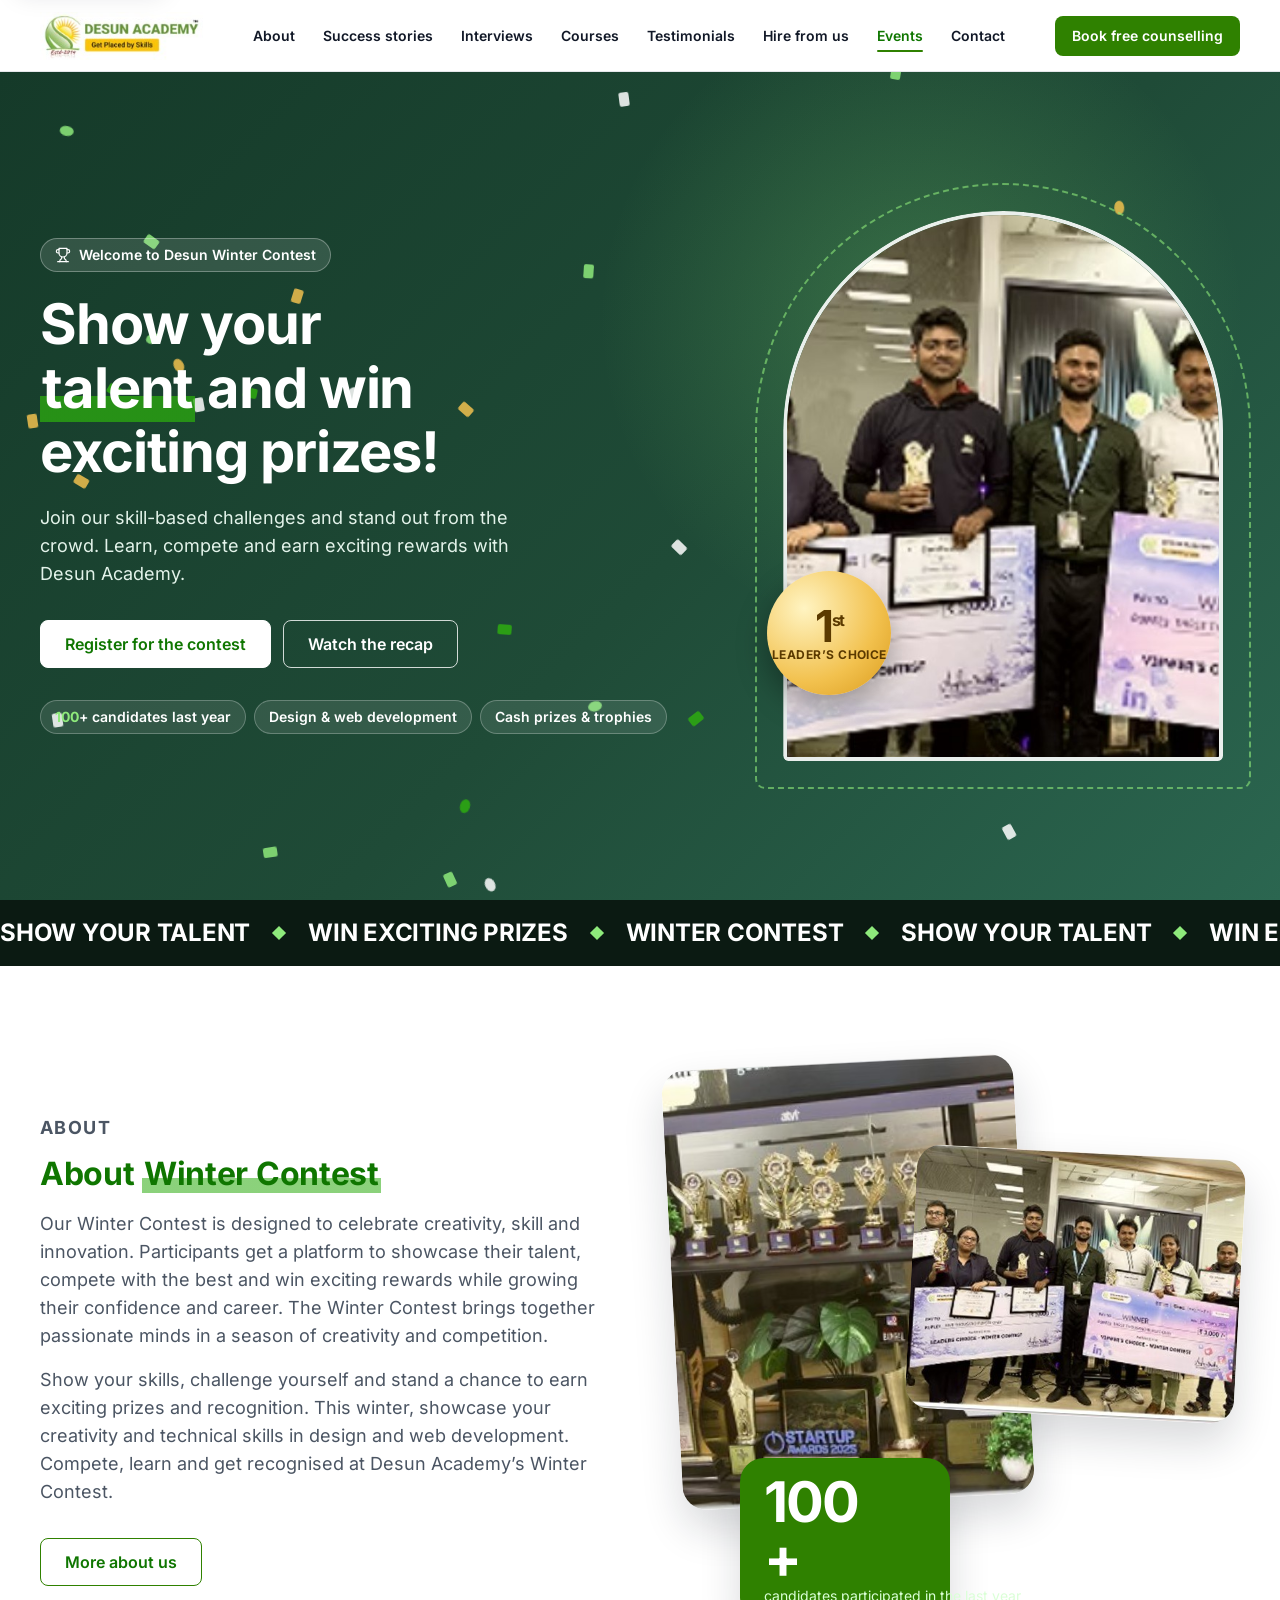
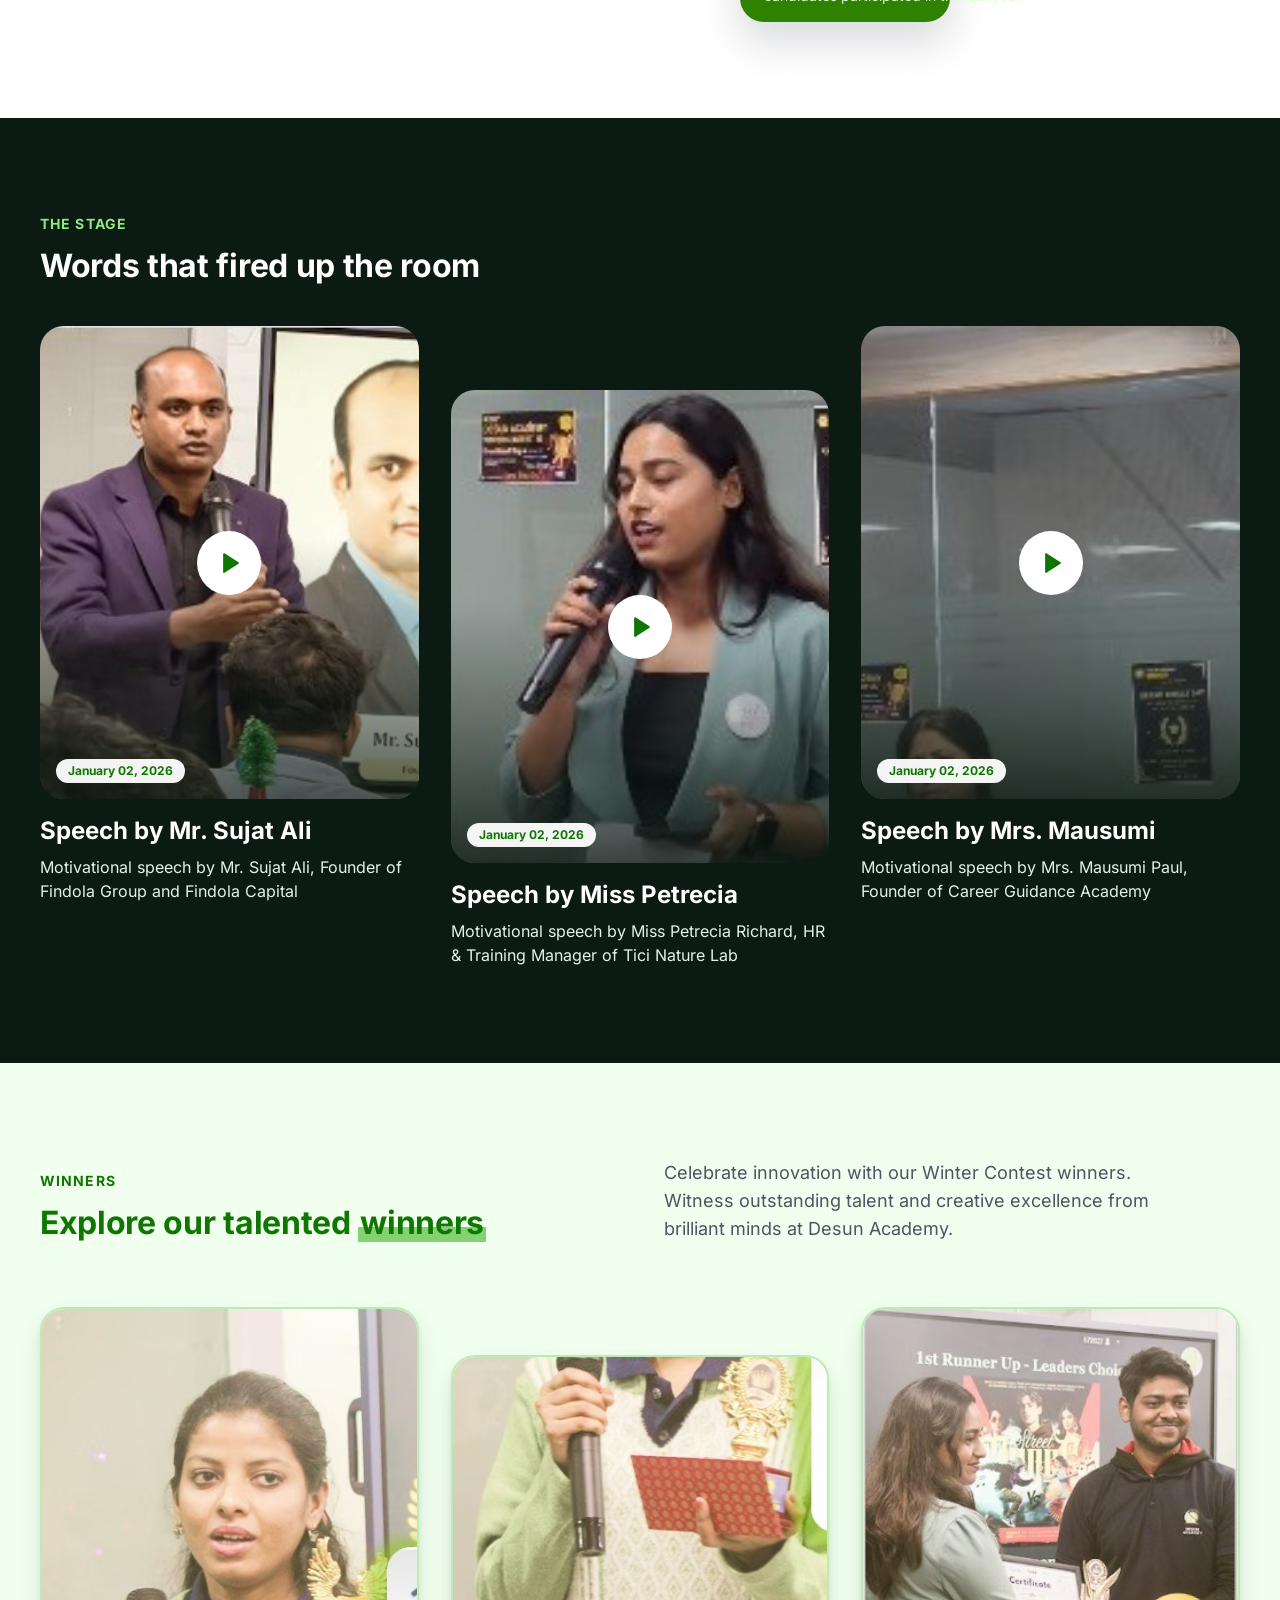
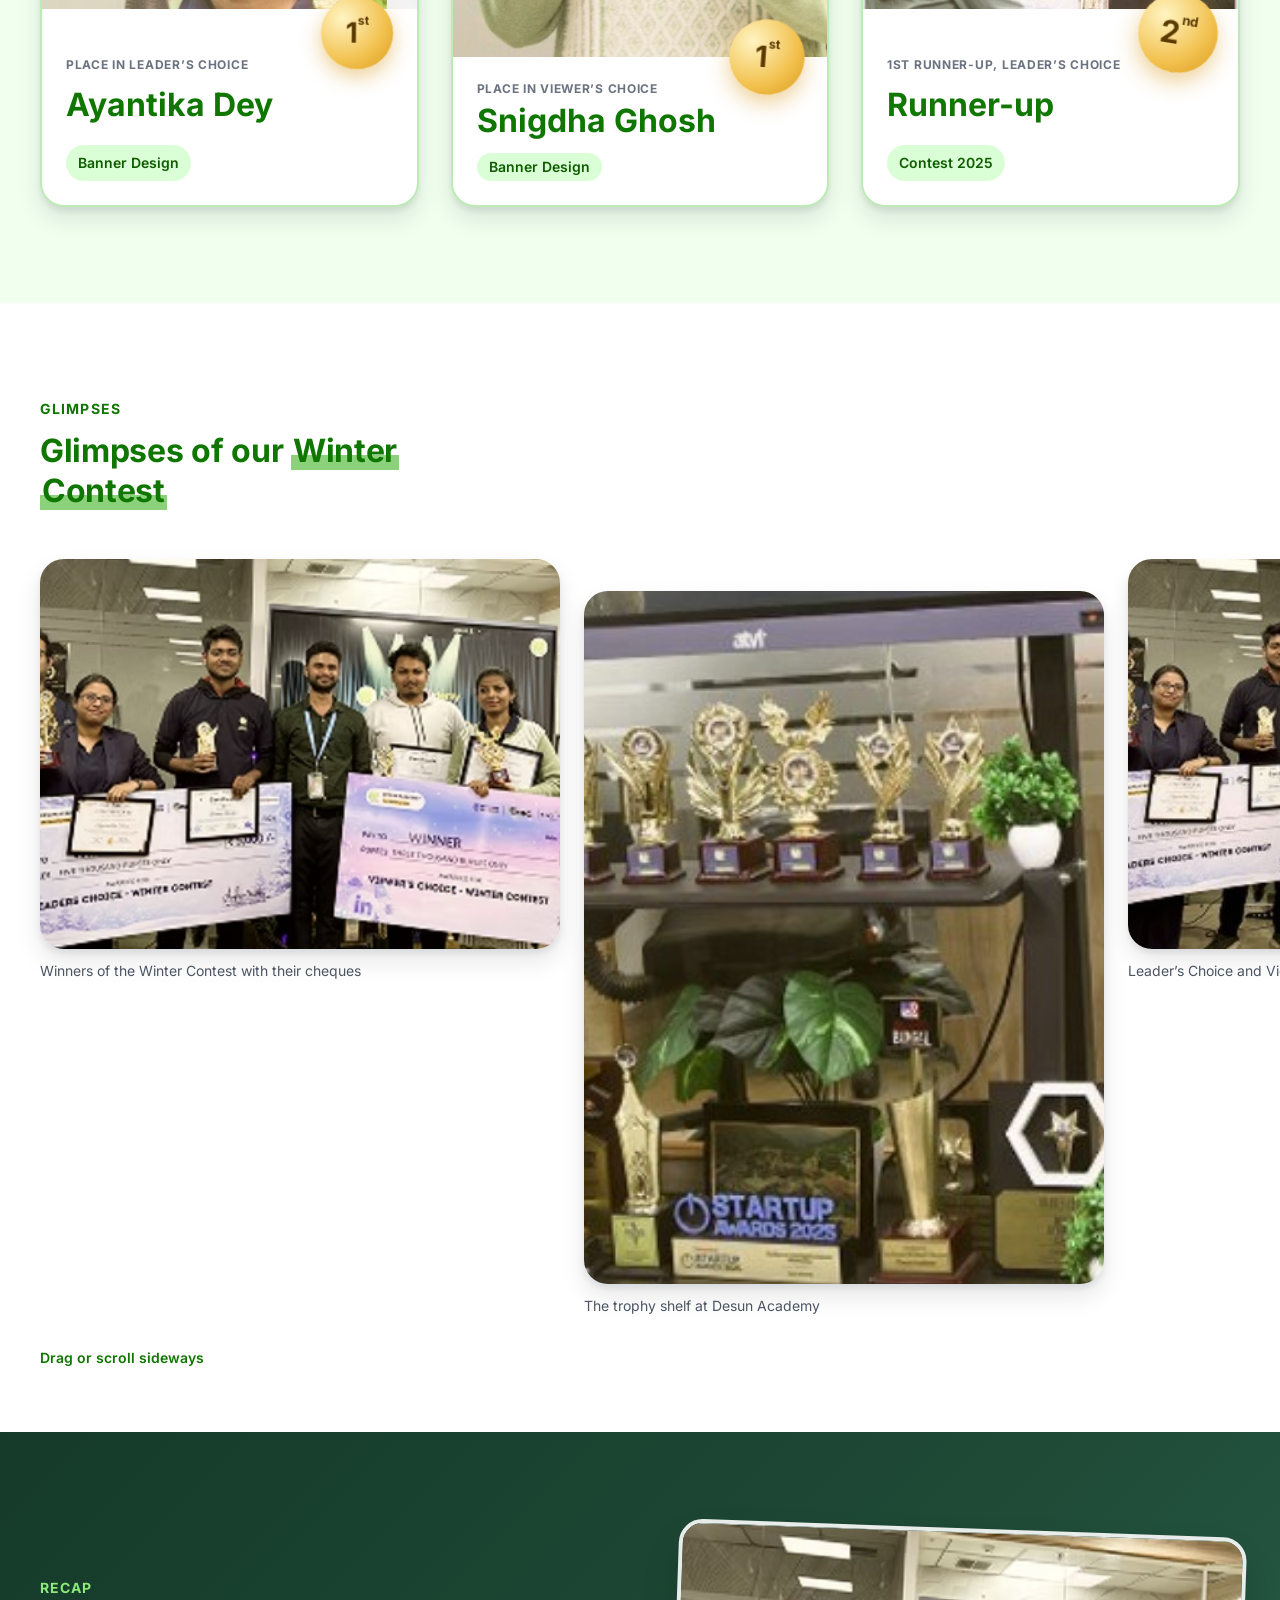
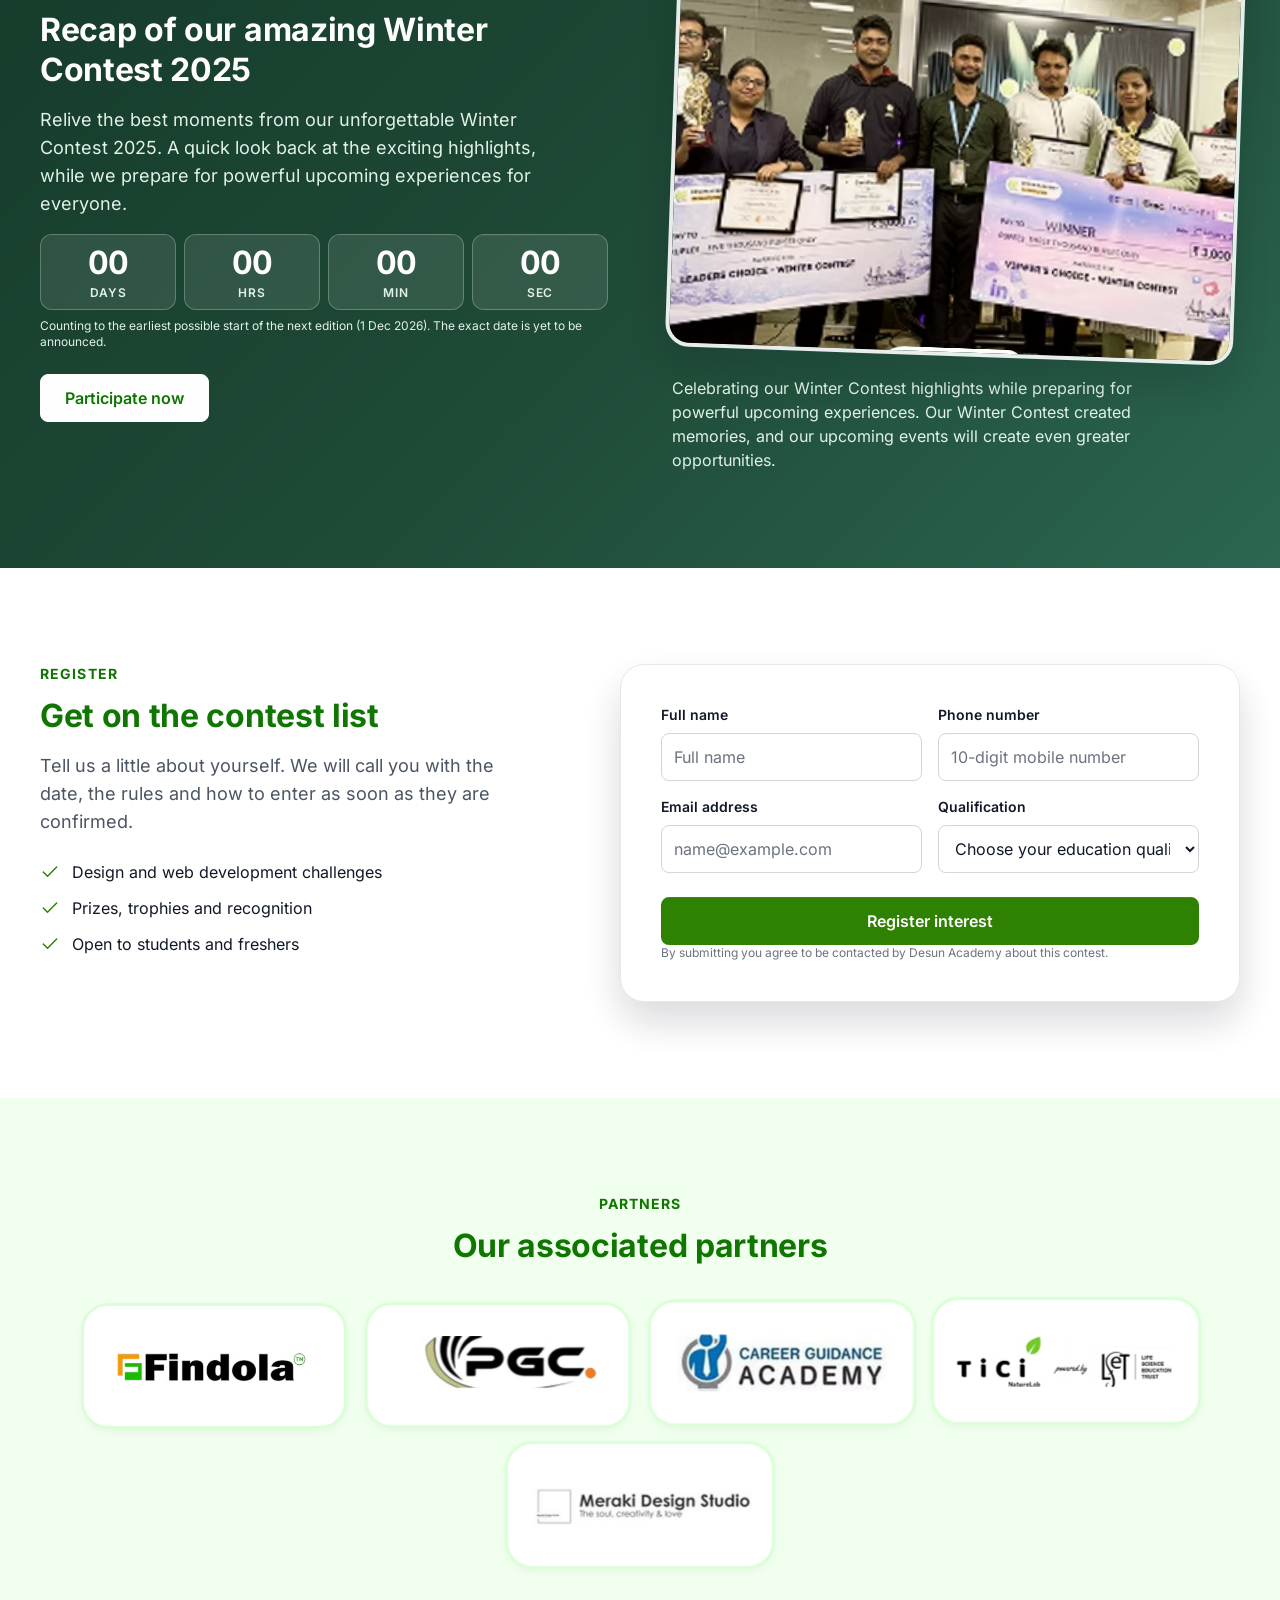
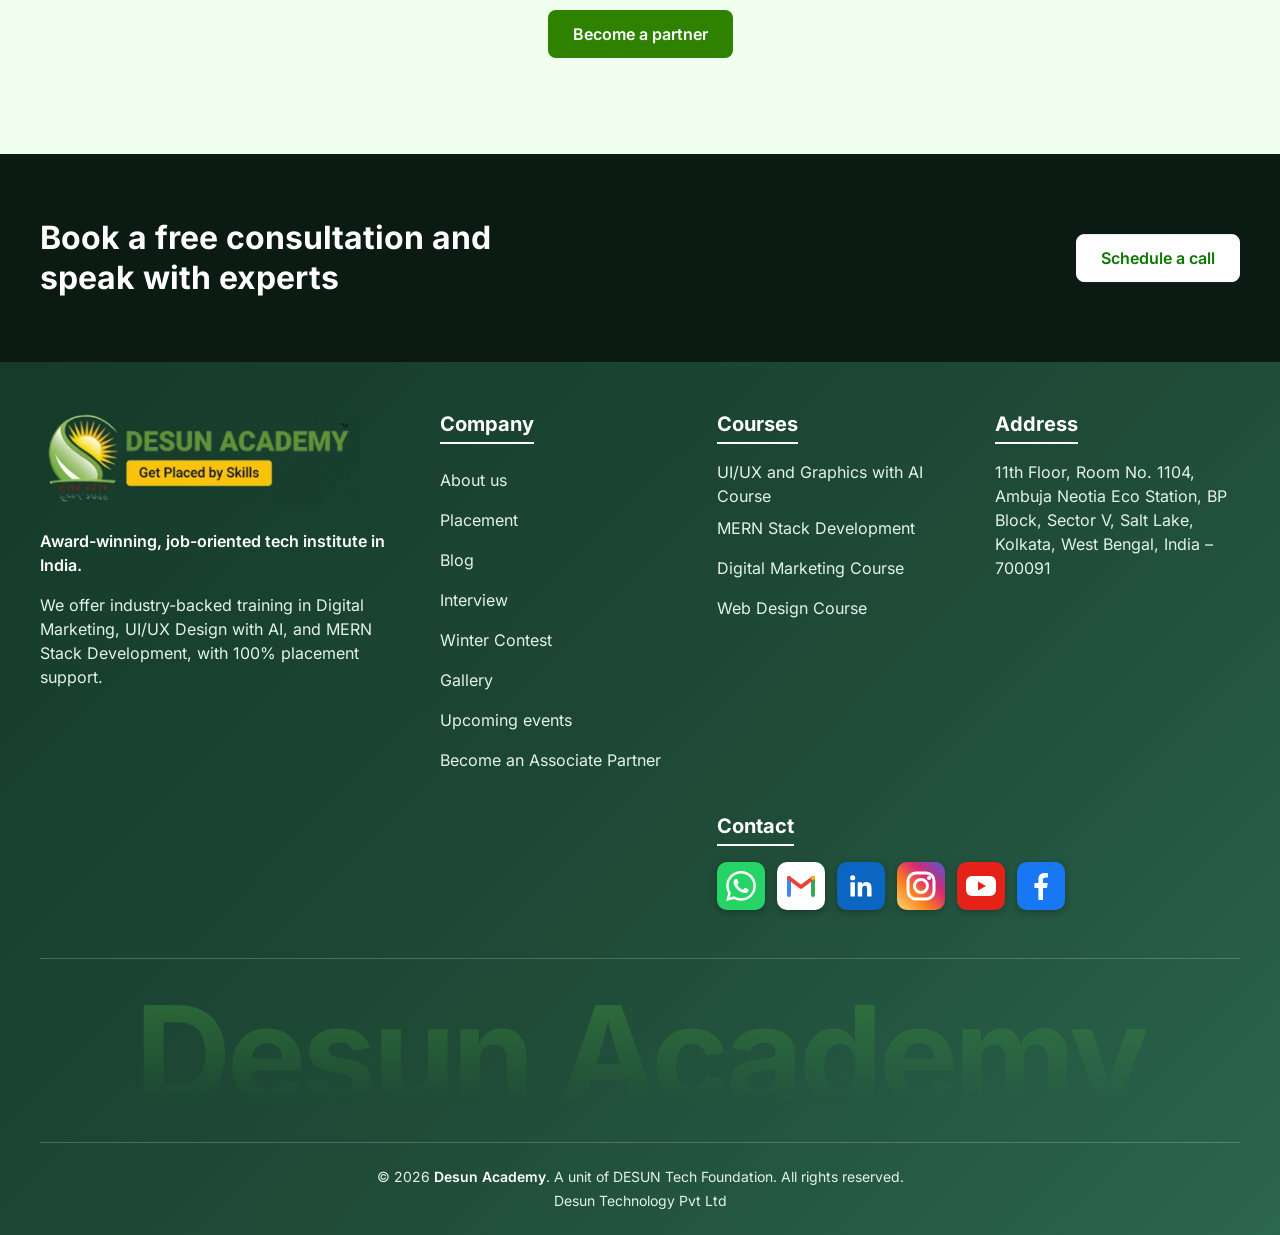
<file: site/winter-contest.html>
<!DOCTYPE html>
<html lang="en" class="no-js">
<head>
  <meta charset="utf-8">
  <meta name="viewport" content="width=device-width, initial-scale=1">
  <title>Winter Contest | Desun Academy</title>
  <meta name="description" content="Desun Academy Winter Contest: skill-based design and web development challenges with cash prizes, trophies and recognition.">
  <meta name="theme-color" content="#0F7600">
  <link rel="icon" href="assets/img/logo.jpg">
  <link rel="preload" href="assets/fonts/inter-latin-wght-normal.woff2" as="font" type="font/woff2" crossorigin>
  <link rel="stylesheet" href="css/style.css">
  <link rel="stylesheet" href="css/about.css">
  <link rel="stylesheet" href="css/courses.css">
  <link rel="stylesheet" href="css/success.css">
  <link rel="stylesheet" href="css/pages2.css">
  <link rel="stylesheet" href="css/pages3.css">
  <script>document.documentElement.classList.remove('no-js');document.documentElement.classList.add('a-js');</script>
</head>
<body class="page-about page-p2 page-p3 page-contest" data-motion="custom">
<a class="skip-link" href="#main">Skip to content</a>

<!-- ======================= ICON SPRITE ======================= -->
<!-- ======================= ICON SPRITE (one library: Lucide-style outline, 1.75 stroke) ======================= -->
<svg width="0" height="0" style="position:absolute" aria-hidden="true" focusable="false">
  <defs>
    <symbol id="i-check" viewBox="0 0 24 24"><path d="M20 6 9 17l-5-5"/></symbol>
    <symbol id="i-plus" viewBox="0 0 24 24"><path d="M5 12h14"/><path d="M12 5v14"/></symbol>
    <symbol id="i-x" viewBox="0 0 24 24"><path d="M18 6 6 18"/><path d="m6 6 12 12"/></symbol>
    <symbol id="i-menu" viewBox="0 0 24 24"><line x1="4" x2="20" y1="12" y2="12"/><line x1="4" x2="20" y1="6" y2="6"/><line x1="4" x2="20" y1="18" y2="18"/></symbol>
    <symbol id="i-chev-l" viewBox="0 0 24 24"><path d="m15 18-6-6 6-6"/></symbol>
    <symbol id="i-chev-r" viewBox="0 0 24 24"><path d="m9 18 6-6-6-6"/></symbol>
    <symbol id="i-cap" viewBox="0 0 24 24"><path d="M21.42 10.922a1 1 0 0 0-.019-1.838L12.83 5.18a2 2 0 0 0-1.66 0L2.6 9.08a1 1 0 0 0 0 1.832l8.57 3.908a2 2 0 0 0 1.66 0z"/><path d="M22 10v6"/><path d="M6 12.5V16a6 3 0 0 0 12 0v-3.5"/></symbol>
    <symbol id="i-briefcase" viewBox="0 0 24 24"><path d="M16 20V4a2 2 0 0 0-2-2h-4a2 2 0 0 0-2 2v16"/><rect width="20" height="14" x="2" y="6" rx="2"/></symbol>
    <symbol id="i-repeat" viewBox="0 0 24 24"><path d="m17 2 4 4-4 4"/><path d="M3 11v-1a4 4 0 0 1 4-4h14"/><path d="m7 22-4-4 4-4"/><path d="M21 13v1a4 4 0 0 1-4 4H3"/></symbol>
    <symbol id="i-trend" viewBox="0 0 24 24"><polyline points="22 7 13.5 15.5 8.5 10.5 2 17"/><polyline points="16 7 22 7 22 13"/></symbol>
    <symbol id="i-rupee" viewBox="0 0 24 24"><path d="M6 3h12"/><path d="M6 8h12"/><path d="m6 13 8.5 8"/><path d="M6 13h3"/><path d="M9 13c6.667 0 6.667-10 0-10"/></symbol>
    <symbol id="i-vol-x" viewBox="0 0 24 24"><path d="M11 4.702a.705.705 0 0 0-1.203-.498L6.413 7.587A1.4 1.4 0 0 1 5.416 8H3a1 1 0 0 0-1 1v6a1 1 0 0 0 1 1h2.416a1.4 1.4 0 0 1 .997.413l3.383 3.384A.705.705 0 0 0 11 19.298z"/><line x1="22" x2="16" y1="9" y2="15"/><line x1="16" x2="22" y1="9" y2="15"/></symbol>
    <symbol id="i-vol-2" viewBox="0 0 24 24"><path d="M11 4.702a.705.705 0 0 0-1.203-.498L6.413 7.587A1.4 1.4 0 0 1 5.416 8H3a1 1 0 0 0-1 1v6a1 1 0 0 0 1 1h2.416a1.4 1.4 0 0 1 .997.413l3.383 3.384A.705.705 0 0 0 11 19.298z"/><path d="M16 9a5 5 0 0 1 0 6"/><path d="M19.364 18.364a9 9 0 0 0 0-12.728"/></symbol>
    <symbol id="i-pause" viewBox="0 0 24 24"><rect x="14" y="4" width="4" height="16" rx="1"/><rect x="6" y="4" width="4" height="16" rx="1"/></symbol>
    <symbol id="i-play" viewBox="0 0 24 24"><polygon points="6 3 20 12 6 21 6 3"/></symbol>
    <symbol id="i-book" viewBox="0 0 24 24"><path d="M12 7v14"/><path d="M3 18a1 1 0 0 1-1-1V4a1 1 0 0 1 1-1h5a4 4 0 0 1 4 4 4 4 0 0 1 4-4h5a1 1 0 0 1 1 1v13a1 1 0 0 1-1 1h-6a3 3 0 0 0-3 3 3 3 0 0 0-3-3z"/></symbol>
    <symbol id="i-pin" viewBox="0 0 24 24"><path d="M20 10c0 4.993-5.539 10.193-7.399 11.799a1 1 0 0 1-1.202 0C9.539 20.193 4 14.993 4 10a8 8 0 0 1 16 0"/><circle cx="12" cy="10" r="3"/></symbol>
    <symbol id="i-alert" viewBox="0 0 24 24"><circle cx="12" cy="12" r="10"/><line x1="12" x2="12" y1="8" y2="12"/><line x1="12" x2="12.01" y1="16" y2="16"/></symbol>
    <symbol id="i-lock" viewBox="0 0 24 24"><rect width="18" height="11" x="3" y="11" rx="2" ry="2"/><path d="M7 11V7a5 5 0 0 1 10 0v4"/></symbol>
    <symbol id="i-circle-check" viewBox="0 0 24 24"><circle cx="12" cy="12" r="10"/><path d="m9 12 2 2 4-4"/></symbol>
    <symbol id="i-phone" viewBox="0 0 24 24"><path d="M22 16.92v3a2 2 0 0 1-2.18 2 19.79 19.79 0 0 1-8.63-3.07 19.5 19.5 0 0 1-6-6 19.79 19.79 0 0 1-3.07-8.67A2 2 0 0 1 4.11 2h3a2 2 0 0 1 2 1.72 12.84 12.84 0 0 0 .7 2.81 2 2 0 0 1-.45 2.11L8.09 9.91a16 16 0 0 0 6 6l1.27-1.27a2 2 0 0 1 2.11-.45 12.84 12.84 0 0 0 2.81.7A2 2 0 0 1 22 16.92z"/></symbol>
    <symbol id="i-mail" viewBox="0 0 24 24"><rect width="20" height="16" x="2" y="4" rx="2"/><path d="m22 7-8.97 5.7a1.94 1.94 0 0 1-2.06 0L2 7"/></symbol>
    <symbol id="i-chat" viewBox="0 0 24 24"><path d="M7.9 20A9 9 0 1 0 4 16.1L2 22Z"/></symbol>
    <symbol id="i-instagram" viewBox="0 0 24 24"><rect width="20" height="20" x="2" y="2" rx="5" ry="5"/><path d="M16 11.37A4 4 0 1 1 12.63 8 4 4 0 0 1 16 11.37z"/><line x1="17.5" x2="17.51" y1="6.5" y2="6.5"/></symbol>
    <symbol id="i-youtube" viewBox="0 0 24 24"><path d="M2.5 17a24.12 24.12 0 0 1 0-10 2 2 0 0 1 1.4-1.4 49.56 49.56 0 0 1 16.2 0A2 2 0 0 1 21.5 7a24.12 24.12 0 0 1 0 10 2 2 0 0 1-1.4 1.4 49.55 49.55 0 0 1-16.2 0A2 2 0 0 1 2.5 17"/><path d="m10 15 5-3-5-3z"/></symbol>
    <symbol id="i-facebook" viewBox="0 0 24 24"><path d="M18 2h-3a5 5 0 0 0-5 5v3H7v4h3v8h4v-8h3l1-4h-4V7a1 1 0 0 1 1-1h3z"/></symbol>
    <symbol id="i-linkedin" viewBox="0 0 24 24"><path d="M16 8a6 6 0 0 1 6 6v7h-4v-7a2 2 0 0 0-2-2 2 2 0 0 0-2 2v7h-4v-7a6 6 0 0 1 6-6z"/><rect width="4" height="12" x="2" y="9"/><circle cx="4" cy="4" r="2"/></symbol>
  
    <symbol id="i-search" viewBox="0 0 24 24"><circle cx="11" cy="11" r="8"/><path d="m21 21-4.3-4.3"/></symbol>
    <symbol id="i-calendar" viewBox="0 0 24 24"><path d="M8 2v4"/><path d="M16 2v4"/><rect width="18" height="18" x="3" y="4" rx="2"/><path d="M3 10h18"/></symbol>
    <symbol id="i-clock" viewBox="0 0 24 24"><circle cx="12" cy="12" r="10"/><polyline points="12 6 12 12 16 14"/></symbol>
    <symbol id="i-arrow-right" viewBox="0 0 24 24"><path d="M5 12h14"/><path d="m12 5 7 7-7 7"/></symbol>
    <symbol id="i-arrow-left" viewBox="0 0 24 24"><path d="m12 19-7-7 7-7"/><path d="M19 12H5"/></symbol>
    <symbol id="i-arrow-up-right" viewBox="0 0 24 24"><path d="M7 7h10v10"/><path d="M7 17 17 7"/></symbol>
    <symbol id="i-copy" viewBox="0 0 24 24"><rect width="14" height="14" x="8" y="8" rx="2"/><path d="M4 16c-1.1 0-2-.9-2-2V4c0-1.1.9-2 2-2h10c1.1 0 2 .9 2 2"/></symbol>
    <symbol id="i-shield" viewBox="0 0 24 24"><path d="M20 13c0 5-3.5 7.5-7.66 8.95a1 1 0 0 1-.67-.01C7.5 20.5 4 18 4 13V6a1 1 0 0 1 1-1c2 0 4.5-1.2 6.24-2.72a1.17 1.17 0 0 1 1.52 0C14.51 3.81 17 5 19 5a1 1 0 0 1 1 1z"/><path d="m9 12 2 2 4-4"/></symbol>
    <symbol id="i-users" viewBox="0 0 24 24"><path d="M16 21v-2a4 4 0 0 0-4-4H6a4 4 0 0 0-4 4v2"/><circle cx="9" cy="7" r="4"/><path d="M22 21v-2a4 4 0 0 0-3-3.87"/><path d="M16 3.13a4 4 0 0 1 0 7.75"/></symbol>
    <symbol id="i-nav" viewBox="0 0 24 24"><polygon points="3 11 22 2 13 21 11 13 3 11"/></symbol>

    <symbol id="i-trophy" viewBox="0 0 24 24"><path d="M6 9H4.5a2.5 2.5 0 0 1 0-5H6"/><path d="M18 9h1.5a2.5 2.5 0 0 0 0-5H18"/><path d="M4 22h16"/><path d="M10 14.66V17c0 .55-.47.98-.97 1.21C7.85 18.75 7 20.24 7 22"/><path d="M14 14.66V17c0 .55.47.98.97 1.21C16.15 18.75 17 20.24 17 22"/><path d="M18 2H6v7a6 6 0 0 0 12 0V2Z"/></symbol>
    <symbol id="i-grid" viewBox="0 0 24 24"><rect width="7" height="7" x="3" y="3" rx="1"/><rect width="7" height="7" x="14" y="3" rx="1"/><rect width="7" height="7" x="14" y="14" rx="1"/><rect width="7" height="7" x="3" y="14" rx="1"/></symbol>
    <symbol id="i-share" viewBox="0 0 24 24"><circle cx="18" cy="5" r="3"/><circle cx="6" cy="12" r="3"/><circle cx="18" cy="19" r="3"/><path d="m8.59 13.51 6.83 3.98"/><path d="m15.41 6.51-6.82 3.98"/></symbol>
    <symbol id="i-minus" viewBox="0 0 24 24"><path d="M5 12h14"/></symbol>
    <symbol id="i-bell" viewBox="0 0 24 24"><path d="M6 8a6 6 0 0 1 12 0c0 7 3 9 3 9H3s3-2 3-9"/><path d="M10.3 21a1.94 1.94 0 0 0 3.4 0"/></symbol>
    <symbol id="i-star" viewBox="0 0 24 24"><path d="M12 2l3.09 6.26L22 9.27l-5 4.87 1.18 6.88L12 17.77l-6.18 3.25L7 14.14 2 9.27l6.91-1.01L12 2z"/></symbol>
    <symbol id="i-wallet" viewBox="0 0 24 24"><path d="M19 7V4a1 1 0 0 0-1-1H5a2 2 0 0 0 0 4h15a1 1 0 0 1 1 1v4h-3a2 2 0 0 0 0 4h3a1 1 0 0 0 1-1v-2a1 1 0 0 0-1-1"/><path d="M3 5v14a2 2 0 0 0 2 2h15a1 1 0 0 0 1-1v-4"/></symbol>
</defs>
</svg>

<header class="site-header" id="top">
  <div class="a-progress" aria-hidden="true"></div>
  <div class="container site-header__inner">
    <a class="brand" href="index.html" aria-label="Desun Academy — home"><img src="assets/img/logo.jpg" alt="Desun Academy" width="207" height="61"></a>
    <nav class="nav" aria-label="Primary">
      <ul class="nav__list">
        <li><a class="nav__link" href="about.html">About</a></li>
        <li><a class="nav__link" href="success.html">Success stories</a></li>
        <li><a class="nav__link" href="interview.html">Interviews</a></li>
        <li><a class="nav__link" href="courses.html">Courses</a></li>
        <li><a class="nav__link" href="testimonials.html">Testimonials</a></li>
        <li><a class="nav__link" href="hire.html">Hire from us</a></li>
        <li><a class="nav__link is-active" href="events.html" aria-current="page">Events</a></li>
        <li><a class="nav__link" href="contact.html">Contact</a></li>
      </ul>
    </nav>
    <button class="btn btn--md header-cta" type="button" data-open-form="counselling">Book free counselling</button>
    <button class="menu-btn" type="button" aria-expanded="false" aria-controls="mobileNav" id="menuBtn">
      <svg class="icon icon--24" aria-hidden="true"><use href="#i-menu"/></svg><span>Menu</span>
    </button>
  </div>
  <div class="mobile-nav" id="mobileNav">
    <a class="mobile-nav__link" href="about.html">About</a>
    <a class="mobile-nav__link" href="success.html">Success stories</a>
    <a class="mobile-nav__link" href="interview.html">Interviews</a>
    <a class="mobile-nav__link" href="courses.html">Courses</a>
    <a class="mobile-nav__link" href="testimonials.html">Testimonials</a>
    <a class="mobile-nav__link" href="hire.html">Hire from us</a>
    <a class="mobile-nav__link is-active" href="events.html" aria-current="page">Events</a>
    <a class="mobile-nav__link" href="contact.html">Contact</a>
    <button class="btn btn--block" type="button" data-open-form="counselling">Book free counselling</button>
  </div>
</header>
<main id="main">
<section class="wc-hero" aria-labelledby="wcT" id="wcHero">
  <div class="wc-hero__spot" aria-hidden="true"></div><div class="wc-conf" id="wcConf" aria-hidden="true"></div>
  <div class="container wc-hero__grid">
    <div class="wc-hero__copy">
      <p class="wc-hero__tag"><svg class="icon icon--16" aria-hidden="true"><use href="#i-trophy"/></svg> Welcome to Desun Winter Contest</p>
      <h1 class="display wc-hero__t" id="wcT"><span class="w"><i>Show</i></span> <span class="w"><i>your</i></span> <span class="w"><i><mark class="s-hl">talent</mark></i></span> <span class="w"><i>and</i></span> <span class="w"><i>win</i></span> <span class="w"><i>exciting</i></span> <span class="w"><i>prizes!</i></span></h1>
      <p class="wc-hero__lead">Join our skill-based challenges and stand out from the crowd. Learn, compete and earn exciting rewards with Desun Academy.</p>
      <div class="wc-hero__cta"><a class="btn btn--white" href="#register"><span>Register for the contest</span></a><a class="btn btn--outline-inverse" href="#voices"><span>Watch the recap</span></a></div>
      <ul class="wc-hero__chips"><li><b data-count="100">100</b>+ candidates last year</li><li>Design &amp; web development</li><li>Cash prizes &amp; trophies</li></ul>
    </div>
    <div class="wc-hero__vis" aria-hidden="true">
      <div class="wc-arch"><img src="assets/img/ev/wc-winners.jpg" alt="" width="1375" height="832"></div>
      <div class="wc-medal"><span>1<sup>st</sup></span><small>Leader&rsquo;s Choice</small></div>
      <div class="wc-ring"></div>
    </div>
  </div>
</section>
<div class="ev-band ev-band--g" aria-hidden="true"><div class="ev-band__track"><span>Show your talent</span><i></i><span>Win exciting prizes</span><i></i><span>Winter Contest</span><i></i><span>Show your talent</span><i></i><span>Win exciting prizes</span><i></i><span>Winter Contest</span><i></i></div></div>

<section class="wc-about" aria-labelledby="wcA">
  <div class="container wc-about__grid">
    <div class="wc-about__t"><p class="c-kicker">About</p><h2 class="h2 wc-h2" id="wcA">About <mark class="s-hl">Winter Contest</mark></h2>
      <p>Our Winter Contest is designed to celebrate creativity, skill and innovation. Participants get a platform to showcase their talent, compete with the best and win exciting rewards while growing their confidence and career. The Winter Contest brings together passionate minds in a season of creativity and competition.</p>
      <p>Show your skills, challenge yourself and stand a chance to earn exciting prizes and recognition. This winter, showcase your creativity and technical skills in design and web development. Compete, learn and get recognised at Desun Academy&rsquo;s Winter Contest.</p>
      <a class="btn btn--outline" href="about.html"><span>More about us</span></a></div>
    <div class="wc-about__v" aria-hidden="true">
      <figure class="wc-ph wc-ph--a"><img src="assets/img/ev/wc-trophies.jpg" alt="" loading="lazy"></figure>
      <figure class="wc-ph wc-ph--b"><img src="assets/img/ev/wc-winners2.jpg" alt="" loading="lazy"></figure>
      <div class="wc-big"><b data-count="100">100</b><sup>+</sup><span>candidates participated in the last year</span></div>
    </div>
  </div>
</section>

<section class="wc-voices on-dark" id="voices" aria-labelledby="wcV">
  <div class="container"><p class="c-kicker c-kicker--dark">The stage</p><h2 class="h2 wc-h2 wc-h2--w" id="wcV">Words that fired up the room</h2>
    <div class="wc-sps"><article class="wc-sp wc-sp--1"><button class="wc-sp__b" type="button" data-video="" data-title="Speech by Mr. Sujat Ali" aria-label="Play: Speech by Mr. Sujat Ali"><img src="assets/img/ev/wc-sujat.jpg" alt="" loading="lazy"><span class="wc-sp__play"><svg class="icon icon--24" aria-hidden="true"><use href="#i-play"/></svg></span><span class="wc-sp__date">January 02, 2026</span></button><h3>Speech by Mr. Sujat Ali</h3><p>Motivational speech by Mr. Sujat Ali, Founder of Findola Group and Findola Capital</p></article><article class="wc-sp wc-sp--2"><button class="wc-sp__b" type="button" data-video="" data-title="Speech by Miss Petrecia" aria-label="Play: Speech by Miss Petrecia"><img src="assets/img/ev/wc-v2.jpg" alt="" loading="lazy"><span class="wc-sp__play"><svg class="icon icon--24" aria-hidden="true"><use href="#i-play"/></svg></span><span class="wc-sp__date">January 02, 2026</span></button><h3>Speech by Miss Petrecia</h3><p>Motivational speech by Miss Petrecia Richard, HR &amp; Training Manager of Tici Nature Lab</p></article><article class="wc-sp wc-sp--3"><button class="wc-sp__b" type="button" data-video="" data-title="Speech by Mrs. Mausumi" aria-label="Play: Speech by Mrs. Mausumi"><img src="assets/img/ev/wc-v3.jpg" alt="" loading="lazy"><span class="wc-sp__play"><svg class="icon icon--24" aria-hidden="true"><use href="#i-play"/></svg></span><span class="wc-sp__date">January 02, 2026</span></button><h3>Speech by Mrs. Mausumi</h3><p>Motivational speech by Mrs. Mausumi Paul, Founder of Career Guidance Academy</p></article></div></div>
</section>

<section class="wc-win" aria-labelledby="wcW">
  <div class="container">
    <div class="wc-win__head"><div><p class="c-kicker">Winners</p><h2 class="h2 wc-h2" id="wcW">Explore our talented <mark class="s-hl">winners</mark></h2></div><p class="wc-win__p">Celebrate innovation with our Winter Contest winners. Witness outstanding talent and creative excellence from brilliant minds at Desun Academy.</p></div>
    <div class="wc-shelf">
      <article class="wc-w wc-w--1" tabindex="0"><div class="wc-w__ph"><img src="assets/img/ev/wc-ayantika.jpg" alt="Ayantika Dey, first place in Leader&rsquo;s Choice" loading="lazy"></div><div class="wc-w__b"><b class="wc-w__n">1<sup>st</sup></b><small>Place in Leader&rsquo;s Choice</small><h3>Ayantika Dey</h3><span class="ev-chip ev-chip--g">Banner Design</span></div></article>
      <article class="wc-w wc-w--2" tabindex="0"><div class="wc-w__ph"><img src="assets/img/ev/wc-snigdha.jpg" alt="Snigdha Ghosh, first place in Viewer&rsquo;s Choice" loading="lazy"></div><div class="wc-w__b"><b class="wc-w__n">1<sup>st</sup></b><small>Place in Viewer&rsquo;s Choice</small><h3>Snigdha Ghosh</h3><span class="ev-chip ev-chip--g">Banner Design</span></div></article>
      <article class="wc-w wc-w--3" tabindex="0"><div class="wc-w__ph"><img src="assets/img/ev/wc-runnerup.jpg" alt="First runner-up, Leader&rsquo;s Choice, receiving the trophy" loading="lazy"></div><div class="wc-w__b"><b class="wc-w__n">2<sup>nd</sup></b><small>1st runner-up, Leader&rsquo;s Choice</small><h3>Runner-up</h3><span class="ev-chip ev-chip--g">Contest 2025</span></div></article>
    </div>
  </div>
</section>

<section class="wc-gl" aria-labelledby="wcG">
  <div class="container"><p class="c-kicker">Glimpses</p><h2 class="h2 wc-h2" id="wcG">Glimpses of our <mark class="s-hl">Winter Contest</mark></h2></div>
  <div class="wc-gl__rail" id="wcRail" tabindex="0" aria-label="Photos from the Winter Contest. Scroll sideways to see more."><figure class="wc-gl__f"><span class="wc-gl__w"><img src="assets/img/ev/wc-winners.jpg" alt="Winners of the Winter Contest with their cheques" loading="lazy" draggable="false"></span><figcaption>Winners of the Winter Contest with their cheques</figcaption></figure><figure class="wc-gl__f"><span class="wc-gl__w"><img src="assets/img/ev/wc-trophies.jpg" alt="The trophy shelf at Desun Academy" loading="lazy" draggable="false"></span><figcaption>The trophy shelf at Desun Academy</figcaption></figure><figure class="wc-gl__f"><span class="wc-gl__w"><img src="assets/img/ev/wc-winners2.jpg" alt="Leader&rsquo;s Choice and Viewer&rsquo;s Choice winners" loading="lazy" draggable="false"></span><figcaption>Leader&rsquo;s Choice and Viewer&rsquo;s Choice winners</figcaption></figure><figure class="wc-gl__f"><span class="wc-gl__w"><img src="assets/img/ev/wc-runnerup.jpg" alt="First runner-up, Leader&rsquo;s Choice, receiving the trophy" loading="lazy" draggable="false"></span><figcaption>First runner-up, Leader&rsquo;s Choice, receiving the trophy</figcaption></figure><figure class="wc-gl__f"><span class="wc-gl__w"><img src="assets/img/ev/wc-speaker1.jpg" alt="A guest speaker addresses the contestants" loading="lazy" draggable="false"></span><figcaption>A guest speaker addresses the contestants</figcaption></figure><figure class="wc-gl__f"><span class="wc-gl__w"><img src="assets/img/ev/wc-sujat.jpg" alt="Mr. Sujat Ali speaking to participants" loading="lazy" draggable="false"></span><figcaption>Mr. Sujat Ali speaking to participants</figcaption></figure></div>
  <p class="wc-gl__hint container" aria-hidden="true">Drag or scroll sideways</p>
</section>

<section class="wc-recap on-dark" aria-labelledby="wcR">
  <div class="container wc-recap__grid">
    <div><p class="c-kicker c-kicker--dark">Recap</p><h2 class="h2 wc-h2 wc-h2--w" id="wcR">Recap of our amazing Winter Contest 2025</h2>
      <p class="wc-recap__p">Relive the best moments from our unforgettable Winter Contest 2025. A quick look back at the exciting highlights, while we prepare for powerful upcoming experiences for everyone.</p>
      <div class="ev-cd ev-cd--w" data-countdown="2026-12-01T10:00:00+05:30" aria-label="Countdown to the earliest possible start of Winter Contest 2026"><span><b data-u="d">00</b>days</span><span><b data-u="h">00</b>hrs</span><span><b data-u="m">00</b>min</span><span><b data-u="s">00</b>sec</span></div>
      <small class="ev-cd__n ev-cd__n--w">Counting to the earliest possible start of the next edition (1 Dec 2026). The exact date is yet to be announced.</small>
      <a class="btn btn--white" href="#register"><span>Participate now</span></a></div>
    <div class="wc-recap__v"><figure class="wc-recap__f"><img src="assets/img/ev/wc-winners.jpg" alt="Winners holding their cheques at the Winter Contest" loading="lazy"></figure><p class="wc-recap__cap">Celebrating our Winter Contest highlights while preparing for powerful upcoming experiences. Our Winter Contest created memories, and our upcoming events will create even greater opportunities.</p></div>
  </div>
</section>

<section class="wc-reg" id="register" aria-labelledby="wcRg">
  <div class="container wc-reg__grid">
    <div><p class="c-kicker">Register</p><h2 class="h2 wc-h2" id="wcRg">Get on the contest list</h2><p class="wc-reg__p">Tell us a little about yourself. We will call you with the date, the rules and how to enter as soon as they are confirmed.</p>
      <ul class="wc-reg__l"><li><svg class="icon icon--20" aria-hidden="true"><use href="#i-check"/></svg><span>Design and web development challenges</span></li><li><svg class="icon icon--20" aria-hidden="true"><use href="#i-check"/></svg><span>Prizes, trophies and recognition</span></li><li><svg class="icon icon--20" aria-hidden="true"><use href="#i-check"/></svg><span>Open to students and freshers</span></li></ul></div>
    <div class="ct-card wc-reg__card">
      <form id="wcForm" novalidate>
        <div class="wc-reg__f">
          <div class="field"><label for="wcName">Full name</label><input id="wcName" name="wcName" type="text" placeholder="Full name" required autocomplete="name"><p class="field__error"><svg class="icon icon--16" aria-hidden="true"><use href="#i-alert"/></svg><span>This field is required</span></p></div>
          <div class="field"><label for="wcPhone">Phone number</label><input id="wcPhone" name="wcPhone" type="tel" placeholder="10-digit mobile number" required autocomplete="tel-national" inputmode="numeric"><p class="field__error"><svg class="icon icon--16" aria-hidden="true"><use href="#i-alert"/></svg><span>Enter a valid phone number</span></p></div>
          <div class="field"><label for="wcMail">Email address</label><input id="wcMail" name="wcMail" type="email" placeholder="name@example.com" required autocomplete="email"><p class="field__error"><svg class="icon icon--16" aria-hidden="true"><use href="#i-alert"/></svg><span>Enter a valid email address</span></p></div>
          <div class="field"><label for="wcQual">Qualification</label><select id="wcQual" name="wcQual" required><option value="">Choose your education qualification</option><option>12th pass</option><option>Diploma</option><option>Undergraduate (pursuing)</option><option>Graduate (B.A / B.Com / B.Sc)</option><option>B.Tech / BCA / MCA</option><option>Post-graduate</option><option>Other</option></select><p class="field__error"><svg class="icon icon--16" aria-hidden="true"><use href="#i-alert"/></svg><span>Please choose an option</span></p></div>
        </div>
        <button class="btn btn--block" type="submit"><span>Register interest</span></button>
        <p class="ct-note">By submitting you agree to be contacted by Desun Academy about this contest.</p>
      </form>
      <div class="ct-ok" id="wcOk" hidden><svg class="icon icon--48" aria-hidden="true"><use href="#i-circle-check"/></svg><h3>You&rsquo;re registered</h3><p>We&rsquo;ll call you with the contest details.</p></div>
    </div>
  </div>
</section>

<section class="wc-pts" aria-labelledby="wcPt">
  <div class="container"><p class="c-kicker">Partners</p><h2 class="h2 wc-h2" id="wcPt">Our associated partners</h2>
    <ul class="wc-pts__l"><li class="wc-pt"><img src="assets/img/ev/lg-findola.png" alt="Findola" loading="lazy"></li><li class="wc-pt"><img src="assets/img/ev/lg-pgc.png" alt="PGC" loading="lazy"></li><li class="wc-pt"><img src="assets/img/ev/lg-cga.png" alt="Career Guidance Academy" loading="lazy"></li><li class="wc-pt"><img src="assets/img/ev/lg-tici.png" alt="Tici NatureLab, powered by LSET" loading="lazy"></li><li class="wc-pt"><img src="assets/img/ev/lg-meraki.png" alt="Meraki Design Studio" loading="lazy"></li></ul>
    <a class="btn" href="partner.html"><span>Become a partner</span></a></div>
</section>

<section class="wc-cta" aria-labelledby="wcC">
  <div class="container wc-cta__in"><h2 id="wcC">Book a free consultation and speak with experts</h2><button class="btn btn--white" type="button" data-open-form="counselling"><span>Schedule a call</span></button></div>
</section>
</main>

<footer class="site-footer">
  <div class="container">
    <div class="footer-grid">
      <div class="footer-brand">
        <a class="footer-logo" href="#top" aria-label="Desun Academy, back to top"><img src="assets/img/logo-footer.png" alt="Desun Academy, get placed by skills" width="364" height="110"></a>
        <p class="footer-about"><strong>Award-winning, job-oriented tech institute in India.</strong></p>
        <p class="footer-about">We offer industry-backed training in Digital Marketing, UI/UX Design with AI, and MERN Stack Development, with 100% placement support.</p>
      </div>
      <nav class="footer-col" aria-label="Company">
        <h3>Company</h3>
        <ul>
          <li><a href="about.html">About us</a></li>
          <li><a href="success.html">Placement</a></li>
          <li><a href="blog.html">Blog</a></li>
          <li><a href="interview.html">Interview</a></li>
          <li><a href="winter-contest.html">Winter Contest</a></li>
          <li><a href="gallery.html">Gallery</a></li>
          <li><a href="events.html">Upcoming events</a></li>
          <li><a href="partner.html">Become an Associate Partner</a></li>
        </ul>
      </nav>
      <div class="footer-col">
        <nav aria-label="Courses">
          <h3>Courses</h3>
          <ul>
            <li><a href="courses.html">UI/UX and Graphics with AI Course</a></li>
            <li><a href="index.html#programs">MERN Stack Development</a></li>
            <li><a href="index.html#programs">Digital Marketing Course</a></li>
            <li><a href="index.html#programs">Web Design Course</a></li>
          </ul>
        </nav>
      </div>
      <div class="footer-col footer-contact">
        <h3>Contact</h3>
        <!-- Social URLs are placeholders (the design shows icons only). -->
        <div class="socials"><a href="#" aria-label="WhatsApp" id="soWhatsapp"><svg viewBox="0 0 48 48" width="48" height="48" aria-hidden="true"><rect width="48" height="48" rx="10" fill="#25D366"/><g transform="translate(9 9) scale(1.25)" fill="#fff"><path d="M17.47 14.38c-.3-.15-1.76-.87-2.03-.97-.27-.1-.47-.15-.67.15-.2.3-.77.97-.94 1.17-.17.2-.35.22-.65.07-.3-.15-1.26-.46-2.39-1.48-.88-.79-1.48-1.76-1.65-2.06-.17-.3-.02-.46.13-.6.13-.13.3-.35.45-.52.15-.17.2-.3.3-.5.1-.2.05-.37-.03-.52-.07-.15-.67-1.61-.92-2.2-.24-.58-.49-.5-.67-.51h-.57c-.2 0-.52.07-.8.37-.27.3-1.04 1.02-1.04 2.48s1.07 2.88 1.21 3.07c.15.2 2.1 3.2 5.08 4.49.71.3 1.26.49 1.69.63.71.23 1.36.2 1.87.12.57-.09 1.76-.72 2-1.41.25-.7.25-1.29.17-1.41-.07-.12-.27-.2-.57-.35M12.05 21.78h-.01a9.87 9.87 0 0 1-5.03-1.38l-.36-.21-3.74.98 1-3.65-.24-.37a9.86 9.86 0 0 1-1.51-5.26c0-5.45 4.44-9.88 9.89-9.88 2.64 0 5.12 1.03 6.99 2.9a9.83 9.83 0 0 1 2.89 6.99c0 5.45-4.44 9.88-9.88 9.88M20.46 3.49A11.82 11.82 0 0 0 12.05 0C5.5 0 .16 5.34.16 11.89c0 2.1.55 4.14 1.59 5.95L.06 24l6.3-1.65a11.88 11.88 0 0 0 5.68 1.45h.01c6.55 0 11.89-5.34 11.89-11.89 0-3.18-1.24-6.17-3.48-8.42"/></g></svg></a><a href="#" aria-label="Email" id="soMail"><svg viewBox="0 0 48 48" width="48" height="48" aria-hidden="true"><rect width="48" height="48" rx="10" fill="#fff"/><g fill="none" stroke-linecap="round" stroke-linejoin="round"><path d="M12 33V16" stroke="#4285F4" stroke-width="4"/><path d="M36 33V16" stroke="#34A853" stroke-width="4"/><path d="M12 16l12 9 12-9" stroke="#EA4335" stroke-width="4"/><path d="M36 16v0" stroke="#FBBC04" stroke-width="4"/></g></svg></a><a href="#" aria-label="LinkedIn"><svg viewBox="0 0 48 48" width="48" height="48" aria-hidden="true"><rect width="48" height="48" rx="10" fill="#0A66C2"/><g transform="translate(9 9) scale(1.25)" fill="#fff"><path d="M20.45 20.45h-3.55v-5.57c0-1.33-.03-3.04-1.85-3.04-1.85 0-2.14 1.45-2.14 2.94v5.67H9.35V9h3.41v1.56h.05c.48-.9 1.64-1.85 3.37-1.85 3.6 0 4.27 2.37 4.27 5.46v6.28zM5.34 7.43a2.06 2.06 0 1 1 0-4.13 2.06 2.06 0 0 1 0 4.13zm1.78 13.02H3.56V9h3.56v11.45z"/></g></svg></a><a href="#" aria-label="Instagram"><svg viewBox="0 0 48 48" width="48" height="48" aria-hidden="true"><defs><linearGradient id="igg" x1="0" y1="1" x2="1" y2="0"><stop offset="0" stop-color="#FEDA75"/><stop offset=".35" stop-color="#FA7E1E"/><stop offset=".65" stop-color="#D62976"/><stop offset="1" stop-color="#4F5BD5"/></linearGradient></defs><rect width="48" height="48" rx="10" fill="url(#igg)"/><g fill="none" stroke="#fff" stroke-width="3"><rect x="11" y="11" width="26" height="26" rx="8"/><circle cx="24" cy="24" r="6.5"/></g><circle cx="32" cy="16" r="2" fill="#fff"/></svg></a><a href="#" aria-label="YouTube"><svg viewBox="0 0 48 48" width="48" height="48" aria-hidden="true"><rect width="48" height="48" rx="10" fill="#E62117"/><rect x="9" y="14" width="30" height="20" rx="6" fill="#fff"/><path d="M21 19.5v9l8-4.5z" fill="#E62117"/></svg></a><a href="#" aria-label="Facebook"><svg viewBox="0 0 48 48" width="48" height="48" aria-hidden="true"><rect width="48" height="48" rx="10" fill="#1877F2"/><path d="M26 38V26h4l.7-5H26v-3c0-1.4.5-2.4 2.5-2.4H31v-4.4c-.4 0-1.9-.2-3.6-.2-3.6 0-6 2.2-6 6.2V21h-4v5h4v12h4.6z" fill="#fff"/></svg></a></div>
      </div>
      <div class="footer-col">
        <h3>Address</h3>
        <address>11th Floor, Room No. 1104, Ambuja Neotia Eco Station, BP Block, Sector V, Salt Lake, Kolkata, West Bengal, India &ndash; 700091</address>
      </div>
    </div>
    <div class="footer-wordmark" aria-hidden="true">Desun Academy</div>
    <div class="footer-bottom">
      <p>&copy; <span id="year">2026</span> <strong>Desun Academy</strong>. A unit of DESUN Tech Foundation. All rights reserved.</p>
      <p>Desun Technology Pvt Ltd</p>
    </div>
  </div>
</footer>

<!-- ======================= COUNSELLING MODAL ======================= -->
<dialog class="modal" id="formModal" aria-labelledby="formTitle">
  <div class="modal__inner">
    <div class="modal__head">
      <div>
        <h2 class="modal__title" id="formTitle">Book a free counselling session</h2>
        <p class="modal__desc" id="formDesc">Share your details and a counsellor will call you to plan your career path.</p>
      </div>
      <button class="modal__close" type="button" data-close-form aria-label="Close"><svg class="icon icon--24" aria-hidden="true"><use href="#i-x"/></svg></button>
    </div>

    <form class="modal__form" id="counsellingForm" novalidate>
      <div class="form-grid">
        <div class="field">
          <label for="fName">Full name</label>
          <input id="fName" name="name" type="text" autocomplete="name" placeholder="e.g. Riya Sen" required aria-describedby="eName">
          <p class="field__error" id="eName"><svg class="icon icon--16" aria-hidden="true"><use href="#i-alert"/></svg><span>Enter your full name</span></p>
        </div>
        <div class="field">
          <label for="fPhone">Mobile number</label>
          <input id="fPhone" name="phone" type="tel" inputmode="numeric" autocomplete="tel-national" placeholder="10-digit mobile number" required aria-describedby="ePhone">
          <p class="field__error" id="ePhone"><svg class="icon icon--16" aria-hidden="true"><use href="#i-alert"/></svg><span>Enter a 10-digit mobile number</span></p>
        </div>
        <div class="field">
          <label for="fEmail">Email <span class="opt">(optional)</span></label>
          <input id="fEmail" name="email" type="email" autocomplete="email" placeholder="name@example.com" aria-describedby="eEmail">
          <p class="field__error" id="eEmail"><svg class="icon icon--16" aria-hidden="true"><use href="#i-alert"/></svg><span>Enter a valid email address, like name@example.com</span></p>
        </div>
        <div class="field">
          <label for="fProgram">Program you&rsquo;re interested in</label>
          <select id="fProgram" name="program" required aria-describedby="eProgram"></select>
          <p class="field__error" id="eProgram"><svg class="icon icon--16" aria-hidden="true"><use href="#i-alert"/></svg><span>Choose a program</span></p>
        </div>
      </div>
      <div class="modal__actions">
        <button class="btn btn--block" type="submit" id="formSubmit"><span class="btn__label">Book free session</span></button>
        <button class="btn btn--text btn--block" type="button" data-close-form>Cancel</button>
      </div>
    </form>

    <div class="modal__success" id="formSuccess" role="status">
      <span class="icon-circle"><svg class="icon" aria-hidden="true"><use href="#i-circle-check"/></svg></span>
      <h2 class="modal__title" id="successTitleModal">Thank you</h2>
      <p class="modal__desc" id="successDesc"></p>
      <button class="btn btn--block" type="button" data-close-form id="successClose">Done</button>
    </div>
  </div>
</dialog>

<script src="assets/js/vendor/gsap.min.js"></script>
<script src="assets/js/vendor/ScrollTrigger.min.js"></script>
<script src="js/script.js" defer></script>
<script src="js/video.js" defer></script>
<script src="js/p2form.js" defer></script>
<script src="js/contest.js" defer></script>
</body>
</html>
</file>
<file: site/css/style.css>
/* ==========================================================================
   DESUN ACADEMY — HOME PAGE
   Built to the Desun "UI Design Rulebook v2": every value comes from a token.
   Spacing: 4 8 12 16 20 24 32 40 48 64 80 96 · Radius: 8 / 12 / 24 / pill
   Type: Inter, weights 400 / 600 / 700 only · One brand colour (green)
   ========================================================================== */

/* ---------- Fonts (self-hosted Inter variable) ---------- */
@font-face {
  font-family: "Inter";
  src: url("../assets/fonts/inter-latin-wght-normal.woff2") format("woff2");
  font-weight: 100 900;
  font-style: normal;
  font-display: swap;
  unicode-range: U+0000-00FF, U+0131, U+0152-0153, U+02BB-02BC, U+02C6, U+02DA, U+02DC, U+2000-206F, U+2074, U+20AC, U+2122, U+2191, U+2193, U+2212, U+2215, U+FEFF, U+FFFD;
}
@font-face {
  font-family: "Inter";
  src: url("../assets/fonts/inter-latin-ext-wght-normal.woff2") format("woff2");
  font-weight: 100 900;
  font-style: normal;
  font-display: swap;
  unicode-range: U+0100-02BA, U+02BD-02C5, U+02C7-02CC, U+02CE-02D7, U+02DD-02FF, U+0304, U+0308, U+0329, U+1D00-1DBF, U+1E00-1E9F, U+1EF2-1EFF, U+2020, U+20A0-20AB, U+20AD-20C0, U+2113, U+2C60-2C7F, U+A720-A7FF;
}

/* ---------- Tokens ---------- */
:root {
  /* spacing */
  --s-1: 4px;  --s-2: 8px;  --s-3: 12px; --s-4: 16px; --s-5: 20px; --s-6: 24px;
  --s-8: 32px; --s-10: 40px; --s-12: 48px; --s-16: 64px; --s-20: 80px; --s-24: 96px;

  /* radius */
  --r-sm: 8px;      /* buttons, inputs */
  --r-md: 12px;     /* cards, images */
  --r-xl: 24px;     /* hero panels, modal, large media */
  --r-full: 999px;  /* chips, avatars, icon buttons */

  /* neutrals (rulebook palette) */
  --bg: #F5F6F8;
  --surface: #FFFFFF;
  --surface-muted: #F3F4F6;
  --border: #E5E7EB;
  --border-strong: #D1D5DB;
  --text: #111827;
  --text-2: #4B5563;
  --text-3: #6B7280;       /* white surfaces only */
  --text-disabled: #9CA3AF;

  /* brand green — hue kept from the original design */
  --green-900: #153A29;    /* dark band start */
  --green-800: #22513C;
  --green-700: #0F7600;    /* headings, links, text on white (5.8:1) */
  --green-600: #2F8100;    /* primary button, white text 4.9:1 */
  --green-700-hover: #0B5F00;
  --green-600-hover: #266B00;
  --green-500: #2CAC0F;    /* decorative only (large numerals, icons) */
  --green-100: #DAFFD6;
  --green-50:  #F0FFEE;
  --green-border: #BDEBB6;
  --on-dark: #FFFFFF;
  --on-dark-2: #E3F3EA;    /* secondary text on dark green, ≥ 7:1 */
  --dark-grad: linear-gradient(135deg, #153A29 0%, #1F4B37 55%, #2B6650 100%);

  /* semantic */
  --error: #DC2626; --error-on-tint: #B91C1C; --error-tint: #FEE2E2;
  --success: #15803D; --success-tint: #DCFCE7;

  /* elevation */
  --shadow-1: 0 1px 2px rgba(16, 24, 40, .06), 0 4px 12px rgba(16, 24, 40, .06);
  --shadow-2: 0 4px 6px rgba(16, 24, 40, .08), 0 12px 24px rgba(16, 24, 40, .10);
  --shadow-3: 0 20px 40px rgba(16, 24, 40, .16);

  /* type — mobile first (rulebook scale) */
  --fs-display: 32px; --lh-display: 40px;
  --fs-h2: 24px;      --lh-h2: 32px;
  --fs-h3: 20px;      --lh-h3: 28px;
  --fs-title: 16px;   --lh-title: 24px;
  --fs-body-l: 16px;  --lh-body-l: 24px;
  --fs-body: 14px;    --lh-body: 20px;

  --header-h: 64px;
  --container: 1200px;
  --ease-out: cubic-bezier(.22, .61, .36, 1);
}
@media (min-width: 600px) {
  :root { --header-h: 72px; }
}
@media (min-width: 1024px) {
  :root {
    --fs-display: 56px; --lh-display: 64px;
    --fs-h2: 32px;      --lh-h2: 40px;
    --fs-h3: 24px;      --lh-h3: 32px;
    --fs-title: 20px;   --lh-title: 28px;
    --fs-body-l: 18px;  --lh-body-l: 28px;
    --fs-body: 16px;    --lh-body: 24px;
  }
}

/* ---------- Base ---------- */
*, *::before, *::after { box-sizing: border-box; }
html { scroll-behavior: smooth; scroll-padding-top: calc(var(--header-h) + var(--s-4)); -webkit-text-size-adjust: 100%; }
body {
  margin: 0; background: var(--bg); color: var(--text);
  font-family: "Inter", system-ui, -apple-system, "Segoe UI", Roboto, sans-serif;
  font-size: 16px; line-height: 24px; font-weight: 400;
  -webkit-font-smoothing: antialiased; text-rendering: optimizeLegibility;
  overflow-x: hidden;
}
img, video, iframe, svg { display: block; max-width: 100%; }
img { height: auto; }
h1, h2, h3, h4, p, ul, ol, figure, blockquote { margin: 0; }
ul, ol { padding: 0; list-style: none; }
a { color: var(--green-700); text-decoration: none; }
button { font: inherit; color: inherit; cursor: pointer; }
:focus-visible { outline: 2px solid var(--green-600); outline-offset: 2px; border-radius: var(--r-sm); }
.on-dark :focus-visible, .site-footer :focus-visible { outline-color: #FFFFFF; }

.icon { width: 20px; height: 20px; flex: none; fill: none; stroke: currentColor; stroke-width: 1.75; stroke-linecap: round; stroke-linejoin: round; }
.icon--24 { width: 24px; height: 24px; }
.icon--16 { width: 16px; height: 16px; }
.sr-only { position: absolute; width: 1px; height: 1px; padding: 0; margin: -1px; overflow: hidden; clip: rect(0,0,0,0); white-space: nowrap; border: 0; }
.skip-link { position: absolute; left: var(--s-4); top: -64px; z-index: 200; background: var(--surface); color: var(--text); padding: var(--s-3) var(--s-4); border-radius: var(--r-sm); box-shadow: var(--shadow-2); font-weight: 600; transition: top .15s var(--ease-out); }
.skip-link:focus { top: var(--s-4); }

/* ---------- Type roles ---------- */
.display { font-size: var(--fs-display); line-height: var(--lh-display); font-weight: 700; letter-spacing: -0.02em; }
.h2 { font-size: var(--fs-h2); line-height: var(--lh-h2); font-weight: 700; letter-spacing: -0.01em; color: var(--green-700); }
.h3 { font-size: var(--fs-h3); line-height: var(--lh-h3); font-weight: 700; letter-spacing: -0.01em; }
.title { font-size: var(--fs-title); line-height: var(--lh-title); font-weight: 600; }
.body-l { font-size: var(--fs-body-l); line-height: var(--lh-body-l); }
.body { font-size: var(--fs-body); line-height: var(--lh-body); }
.label { font-size: 14px; line-height: 20px; font-weight: 600; }
.caption { font-size: 12px; line-height: 16px; font-weight: 400; }
.overline { font-size: 12px; line-height: 16px; font-weight: 600; letter-spacing: .08em; text-transform: uppercase; color: var(--text-2); }
.muted { color: var(--text-2); }
.text-center { text-align: center; }

/* ---------- Layout ---------- */
.container { width: 100%; max-width: calc(var(--container) + var(--s-8) * 2); margin-inline: auto; padding-inline: var(--s-4); }
@media (min-width: 600px) { .container { padding-inline: var(--s-6); } }
@media (min-width: 1024px) { .container { padding-inline: var(--s-8); } }

.section { padding-block: var(--s-6); }
@media (min-width: 600px)  { .section { padding-block: var(--s-8); } }
@media (min-width: 1024px) { .section { padding-block: var(--s-12); } }

.section-head { display: flex; flex-direction: column; align-items: center; gap: var(--s-2); text-align: center; margin-bottom: var(--s-6); }
.section-head .lede { max-width: 65ch; color: var(--text-2); font-size: var(--fs-body-l); line-height: var(--lh-body-l); }
.section-head .h2 { max-width: 24ch; }
.section-head--wide .h2 { max-width: 32ch; }

/* ---------- Buttons ---------- */
.btn {
  --h: 48px; --px: 24px;
  display: inline-flex; align-items: center; justify-content: center; gap: var(--s-2);
  min-height: var(--h); padding: 0 var(--px); min-width: 88px;
  border-radius: var(--r-sm); border: 1px solid transparent;
  font-size: 16px; line-height: 20px; font-weight: 600; text-align: center; white-space: nowrap;
  background: var(--green-600); color: #fff;
  transition: background-color .15s var(--ease-out), border-color .15s var(--ease-out), color .15s var(--ease-out), transform .1s var(--ease-out);
}
.btn:hover { background: var(--green-600-hover); }
.btn:active { background: #1F5800; transform: translateY(1px); }
.btn--md { --h: 40px; --px: 16px; font-size: 14px; }
.btn--block { width: 100%; }
.btn--outline { background: transparent; color: var(--green-700); border-color: var(--green-600); }
.btn--outline:hover { background: var(--green-50); }
.btn--outline:active { background: var(--green-100); }
.btn--text { background: transparent; color: var(--green-700); padding-inline: var(--s-2); min-width: 0; }
.btn--text:hover { background: var(--green-50); }
.btn--inverse { background: #fff; color: var(--green-700); }
.btn--inverse:hover { background: var(--green-50); }
.btn--inverse:active { background: var(--green-100); }
.btn--outline-inverse { background: transparent; color: #fff; border-color: rgba(255,255,255,.8); }
.btn--outline-inverse:hover { background: rgba(255,255,255,.12); }
.btn[disabled], .btn[aria-disabled="true"] { background: var(--border); color: var(--text-disabled); border-color: transparent; box-shadow: none; cursor: not-allowed; transform: none; }
.btn.is-loading { pointer-events: none; }
.btn .spinner { width: 20px; height: 20px; border-radius: 50%; border: 2px solid currentColor; border-right-color: transparent; animation: spin .7s linear infinite; }
@keyframes spin { to { transform: rotate(360deg); } }

.icon-btn { display: inline-grid; place-items: center; width: 48px; height: 48px; border-radius: var(--r-full); border: 1px solid var(--border-strong); background: var(--surface); color: var(--text); transition: background-color .15s var(--ease-out), border-color .15s var(--ease-out); }
.icon-btn:hover { background: var(--green-50); border-color: var(--green-600); color: var(--green-700); }
.icon-btn[disabled] { color: var(--text-disabled); background: var(--border); cursor: not-allowed; }

/* ---------- Cards ---------- */
.card { background: var(--surface); border-radius: var(--r-md); box-shadow: var(--shadow-1); padding: var(--s-4); }
@media (min-width: 1024px) { .card { padding: var(--s-6); } }

/* ---------- Reveal on scroll (opacity + transform only, 400ms) ---------- */
.reveal { opacity: 0; transform: translateY(16px); transition: opacity .4s var(--ease-out), transform .4s var(--ease-out); transition-delay: var(--d, 0ms); }
.reveal.is-in { opacity: 1; transform: none; }
.no-js .reveal { opacity: 1; transform: none; }

/* ==========================================================================
   HEADER
   ========================================================================== */
.site-header { position: sticky; top: 0; z-index: 100; height: var(--header-h); background: rgba(255,255,255,.94); backdrop-filter: saturate(160%) blur(12px); -webkit-backdrop-filter: saturate(160%) blur(12px); border-bottom: 1px solid var(--border); transition: box-shadow .2s var(--ease-out); }
.site-header.is-scrolled { box-shadow: var(--shadow-2); }
.site-header__inner { height: 100%; display: flex; align-items: center; justify-content: space-between; gap: var(--s-4); }
.brand img { height: 40px; width: auto; }
@media (min-width: 600px) { .brand img { height: 48px; } }
.nav { display: none; }
.nav__list { display: flex; align-items: center; gap: var(--s-1); }
.nav__link { display: inline-flex; align-items: center; min-height: 40px; padding: 0 var(--s-3); border-radius: var(--r-sm); color: var(--text); font-size: 14px; line-height: 20px; font-weight: 600; position: relative; transition: color .15s var(--ease-out), background-color .15s var(--ease-out); }
.nav__link:hover { background: var(--green-50); color: var(--green-700); }
.nav__link.is-active { color: var(--green-700); }
.nav__link.is-active::after { content: ""; position: absolute; left: var(--s-3); right: var(--s-3); bottom: var(--s-1); height: 2px; background: var(--green-600); border-radius: 2px; }
.header-cta { display: none; }
.menu-btn { display: inline-flex; align-items: center; gap: var(--s-2); min-height: 48px; padding: 0 var(--s-3); border: 1px solid var(--border-strong); border-radius: var(--r-sm); background: var(--surface); font-size: 14px; line-height: 20px; font-weight: 600; }
.mobile-nav { position: absolute; left: 0; right: 0; top: 100%; background: var(--surface); border-bottom: 1px solid var(--border); box-shadow: var(--shadow-2); padding: var(--s-2) var(--s-4) var(--s-4); display: none; }
.mobile-nav.is-open { display: block; }
.mobile-nav a.mobile-nav__link { display: flex; align-items: center; min-height: 48px; color: var(--text); font-weight: 600; border-bottom: 1px solid var(--border); }
.mobile-nav .btn { margin-top: var(--s-4); }
@media (min-width: 1024px) {
  .nav { display: block; }
  .header-cta { display: inline-flex; }
  .menu-btn, .mobile-nav { display: none !important; }
}

/* ==========================================================================
   HERO
   ========================================================================== */
.hero { position: relative; padding-block: var(--s-8) var(--s-6); background:
    linear-gradient(var(--border) 1px, transparent 1px) 0 0 / 48px 48px,
    linear-gradient(90deg, var(--border) 1px, transparent 1px) 0 0 / 48px 48px,
    var(--bg);
  background-blend-mode: normal; }
.hero::before { content: ""; position: absolute; inset: 0; background: radial-gradient(ellipse at 50% 30%, rgba(245,246,248,0) 0%, var(--bg) 75%); pointer-events: none; }
.hero > .container { position: relative; }
.hero__intro { display: flex; flex-direction: column; align-items: center; gap: var(--s-3); text-align: center; margin-bottom: var(--s-8); }
.hero__kicker { color: var(--green-700); font-size: var(--fs-body-l); line-height: var(--lh-body-l); font-weight: 600; }
.hero__title { color: var(--green-700); }
.hero__title > span { display: block; }
.hero__benefits { display: flex; flex-wrap: wrap; justify-content: center; gap: var(--s-2) var(--s-6); max-width: 880px; color: var(--text-2); font-size: var(--fs-body-l); line-height: var(--lh-body-l); }
.hero__benefits li { display: inline-flex; align-items: center; gap: var(--s-2); }
.hero__benefits strong { color: var(--text); font-weight: 600; }
.hero__benefits .icon { color: var(--green-600); }
.rotator { color: var(--text-2); font-size: var(--fs-body-l); line-height: var(--lh-body-l); min-height: var(--lh-body-l); }
.rotator strong { color: var(--green-700); font-weight: 700; }
.rotator__caret { display: inline-block; width: 2px; height: 1em; margin-left: 2px; vertical-align: -2px; background: var(--green-600); animation: blink 1s steps(1) infinite; }
@keyframes blink { 50% { opacity: 0; } }

.hero__grid { display: grid; gap: var(--s-6); grid-template-columns: 1fr; align-items: stretch; }
.hero__center { display: flex; flex-direction: column; align-items: center; justify-content: center; gap: var(--s-6); order: -1; }
.recognised { display: flex; flex-direction: column; align-items: center; gap: var(--s-3); }
.recognised__label { color: var(--text-2); }
.recognised__logos { display: flex; align-items: center; justify-content: center; flex-wrap: wrap; gap: var(--s-4) var(--s-6); }
.recognised__logos img { height: 40px; width: auto; }
.stats { display: grid; grid-template-columns: 1fr; gap: var(--s-4); width: 100%; margin-top: auto; align-items: end; }
@media (min-width: 600px) { .stats { grid-template-columns: repeat(3, 1fr); } .stat:nth-child(odd) { min-height: 296px; } .stat:nth-child(2) { min-height: 208px; } }
.stat { position: relative; overflow: hidden; display: flex; flex-direction: column; gap: var(--s-1); padding: var(--s-4); background: linear-gradient(160deg, #F6FFF4 0%, var(--green-100) 55%, #BFF0B6 100%); border: 1px solid var(--green-border); border-radius: var(--r-md); min-height: 128px; box-shadow: var(--shadow-1); }
.stat::before { content: ""; position: absolute; left: var(--s-4); top: 0; width: 40px; height: 4px; border-radius: 0 0 4px 4px; background: var(--green-600); transition: width .35s var(--ease-out); }
.stat:hover::before { width: calc(100% - var(--s-8)); }
.stat__label { font-size: 14px; line-height: 20px; font-weight: 600; color: var(--text-2); }
.stat:nth-child(odd) .stat__label { margin-top: var(--s-4); }
.stat__value { font-size: clamp(32px, 3.4vw, 44px); line-height: 1.1; font-weight: 700; color: var(--green-700); font-variant-numeric: tabular-nums; }
.stat__icon { position: absolute; right: calc(var(--s-3) * -1); bottom: calc(var(--s-3) * -1); width: 132px; height: 132px; color: var(--green-600); opacity: .38; stroke-width: 1.5; transition: transform .4s var(--ease-out), opacity .3s var(--ease-out); }
.stat:hover .stat__icon { transform: translate(4px, -6px) scale(1.08); opacity: .9; }
.stat__avatars { display: flex; margin-bottom: var(--s-2); }
.stat__avatars img { width: 32px; height: 32px; border-radius: var(--r-full); border: 2px solid #fff; object-fit: cover; margin-left: -8px; }
.stat__avatars img:first-child { margin-left: 0; }

.reel { position: relative; aspect-ratio: 9 / 16; border-radius: var(--r-xl); overflow: hidden; background: var(--green-900); box-shadow: var(--shadow-2); width: min(100%, 320px); margin-inline: auto; }
.reel video, .reel img.reel__poster { position: absolute; inset: 0; width: 100%; height: 100%; object-fit: cover; }
.reel__link { position: absolute; left: var(--s-3); right: var(--s-3); bottom: var(--s-3); display: none; align-items: center; justify-content: center; min-height: 40px; padding: 0 var(--s-4); border-radius: var(--r-sm); background: rgba(17, 24, 39, .85); color: #fff; font-size: 14px; line-height: 20px; font-weight: 600; }
.reel.is-failed .reel__link { display: inline-flex; }
.reel--right { display: none; }
@media (min-width: 600px) { .reel--right { display: block; } .hero__grid { grid-template-columns: 1fr 1fr; } .hero__center { grid-column: 1 / -1; } }
@media (min-width: 1024px) {
  .hero__grid { grid-template-columns: repeat(12, 1fr); gap: var(--s-6); }
  .reel { grid-column: span 3; width: 100%; }
  .hero__center { grid-column: span 6; order: 0; }
  .reel--left { order: -1; }
}
@media (min-width: 600px) and (max-width: 1023px) { .reel--left { order: 1; } .reel--right { order: 1; } }

/* ==========================================================================
   PARTNERS + VIDEO
   ========================================================================== */
.partners { padding-block: var(--s-6) var(--s-6); }
@media (min-width: 1024px) { .partners { padding-block: var(--s-12) var(--s-6); } }
.partners .h2 em { font-style: normal; color: var(--green-600); }
.marquee { overflow: hidden; -webkit-mask-image: linear-gradient(90deg, transparent, #000 10%, #000 90%, transparent); mask-image: linear-gradient(90deg, transparent, #000 10%, #000 90%, transparent); }
.marquee + .marquee { margin-top: var(--s-4); }
.marquee__track { --gap: var(--s-12); display: flex; width: max-content; gap: var(--gap); animation: marquee var(--dur, 40s) linear infinite; padding-block: var(--s-2); }
.marquee--reverse .marquee__track { animation-direction: reverse; }
.marquee:hover .marquee__track, .marquee:focus-within .marquee__track, .marquee.is-paused .marquee__track { animation-play-state: paused; }
@keyframes marquee { to { transform: translateX(calc(-50% - var(--gap) / 2)); } }
.partner-logo { height: 40px; width: auto; max-width: 144px; object-fit: contain; }

.video-wrap { margin-top: var(--s-8); }
.video-frame { position: relative; aspect-ratio: 16 / 9; border-radius: var(--r-xl); overflow: hidden; background: #111827 center / cover no-repeat; box-shadow: var(--shadow-2); max-width: 1000px; margin-inline: auto; }
.video-frame iframe { position: absolute; inset: 0; width: 100%; height: 100%; border: 0; }
.video-frame__controls { position: absolute; right: var(--s-3); bottom: var(--s-3); display: flex; gap: var(--s-2); z-index: 2; }
.pill-btn { display: inline-flex; align-items: center; gap: var(--s-2); min-height: 44px; padding: 0 var(--s-4); border-radius: var(--r-full); border: 0; background: rgba(17, 24, 39, .85); color: #fff; font-size: 14px; line-height: 20px; font-weight: 600; transition: background-color .15s var(--ease-out); }
.pill-btn:hover { background: #111827; }
.video-frame .is-static-play { position: absolute; inset: 0; display: none; place-items: center; background: rgba(17,24,39,.35); border: 0; }
.video-frame.needs-click .is-static-play { display: grid; }

/* ==========================================================================
   SUCCESS STORIES — pinned stage, scroll-driven
   ========================================================================== */
.stories { padding-bottom: 0; }
.stories__head { padding-bottom: var(--s-2); }
.stories__scroll { position: relative; height: calc(100svh - var(--header-h) + 160vh); }
.stories__stage { position: sticky; top: var(--header-h); height: calc(100svh - var(--header-h)); overflow: hidden; }
.stories__inner { position: relative; height: 100%; max-width: calc(var(--container) + var(--s-8) * 2); margin-inline: auto; padding-inline: var(--s-4); display: grid; grid-template-columns: 1fr; grid-template-rows: auto auto auto; align-content: center; justify-items: center; gap: var(--s-4); }
.track { display: contents; }
.part { opacity: 0; will-change: transform, opacity; width: 100%; max-width: 420px; }
.part.is-active { pointer-events: auto; }
.part--meta { grid-row: 1; grid-column: 1; display: flex; align-items: center; justify-content: center; gap: var(--s-4); }
.part--text { grid-row: 3; grid-column: 1; }
.story-media { grid-row: 2; grid-column: 1; position: relative; height: min(38svh, 360px); aspect-ratio: 4 / 5; border-radius: var(--r-md); overflow: hidden; background: var(--surface-muted); box-shadow: var(--shadow-2); }
.story-media__layer { position: absolute; inset: 0; will-change: clip-path, transform; }
.story-media__layer img { width: 100%; height: 100%; object-fit: cover; }
.story-num { font-size: 72px; line-height: 1; font-weight: 700; letter-spacing: -0.04em; background: linear-gradient(135deg, var(--green-500), #1A7F0F 70%); -webkit-background-clip: text; background-clip: text; color: transparent; font-variant-numeric: tabular-nums; }
.story-company { display: flex; flex-direction: column; gap: var(--s-1); }
.story-company .caption { color: var(--text-2); font-weight: 600; letter-spacing: .04em; }
.logo-chip { display: inline-flex; align-items: center; justify-content: center; height: 56px; padding: 0 var(--s-4); background: var(--surface); border: 1px solid var(--border); border-radius: var(--r-md); box-shadow: var(--shadow-1); }
.logo-chip img { height: 32px; width: auto; max-width: 160px; object-fit: contain; }
.story-text .h3 { color: var(--green-700); }
.story-text__role { margin-top: var(--s-1); font-size: 14px; line-height: 20px; font-weight: 600; color: var(--text); }
.story-text p { margin-top: var(--s-3); color: var(--text-2); font-size: 16px; line-height: 24px; }

@media (min-width: 1024px) {
  .stories__inner { display: block; padding-inline: var(--s-8); --media-w: min(340px, 26vw, calc((100svh - var(--header-h) - var(--s-12)) * .8)); }
  .story-media { position: absolute; left: 50%; top: 50%; height: auto; width: var(--media-w); transform: translate(-50%, -50%); }
  .track { display: block; position: absolute; top: 0; bottom: 0; width: calc((100% - var(--media-w)) / 2 - var(--s-12) - var(--s-8)); }
  .track--left { left: var(--s-8); }
  .track--right { right: var(--s-8); }
  .part { position: absolute; left: 0; right: 0; top: 50%; max-width: none; }
  .part--meta { display: block; }
  .part--meta .story-num { font-size: clamp(96px, 12vw, 176px); }
  .part--meta .story-company { margin-top: var(--s-4); align-items: flex-start; }
  .track--right .part--meta { text-align: right; }
  .track--right .part--meta .story-company { align-items: flex-end; }
  .logo-chip { height: 72px; padding: 0 var(--s-6); }
  .logo-chip img { height: 40px; max-width: 200px; }
}

/* ---------- CTA band ---------- */
.cta-band { display: flex; flex-direction: column; gap: var(--s-4); align-items: flex-start; padding: var(--s-4); background: var(--green-50); border: 1px solid var(--green-border); border-radius: var(--r-md); }
.cta-band__copy { max-width: 65ch; }
.cta-band__copy .title { color: var(--text); }
.cta-band__copy p { margin-top: var(--s-1); color: var(--text-2); font-size: var(--fs-body); line-height: var(--lh-body); }
.cta-band .btn { width: 100%; }
@media (min-width: 600px) { .cta-band { flex-direction: row; align-items: center; justify-content: space-between; padding: var(--s-6); gap: var(--s-6); } .cta-band .btn { width: auto; flex: none; } }

/* ==========================================================================
   SPREAD GALLERIES (podcast + awards)
   ========================================================================== */
.spread-item { will-change: transform; transform-origin: 50% 50%; }
.podcast-grid { display: grid; grid-template-columns: 1fr; gap: var(--s-4); }
.pod { position: relative; aspect-ratio: 21 / 10; border-radius: var(--r-md); overflow: hidden; background: var(--surface-muted); box-shadow: var(--shadow-1); display: block; }
.pod img { width: 100%; height: 100%; object-fit: cover; object-position: var(--pos, 50% 50%); }
@media (min-width: 600px) {
  .podcast-grid { grid-template-columns: repeat(6, 1fr); gap: var(--s-4); }
  .pod { grid-column: span 2; }
  .pod:nth-child(n+4) { grid-column: span 3; }
}
@media (min-width: 1024px) { .podcast-grid { gap: var(--s-6); } }

.awards { padding-block: var(--s-8); }
.awards__stage { position: relative; display: flex; flex-direction: column; gap: var(--s-6); }
.awards__text { display: flex; flex-direction: column; align-items: center; gap: var(--s-3); text-align: center; max-width: 520px; margin-inline: auto; }
.awards__text p { color: var(--text-2); font-size: var(--fs-body-l); line-height: var(--lh-body-l); }
.awards__items { display: grid; grid-template-columns: repeat(2, 1fr); gap: var(--s-4); }
.cert { background: var(--surface); border: 8px solid #111827; border-radius: var(--r-md); overflow: hidden; box-shadow: var(--shadow-2); aspect-ratio: var(--ar, 4 / 3); }
.cert img { width: 100%; height: 100%; object-fit: cover; object-position: var(--pos, 50% 50%); }
@media (min-width: 1024px) {
  .awards { padding-block: var(--s-12); }
  .awards__stage { display: block; height: 640px; }
  .awards__text { position: absolute; left: 50%; top: 50%; transform: translate(-50%, -50%); width: 100%; padding-top: var(--s-6); }
  .awards__items { position: absolute; inset: 0; display: block; }
  .cert { position: absolute; }
  .cert--e { --ar: 1.75; width: 360px; left: 50%; top: 0; margin-left: -180px; }
  .cert--a { --ar: .735; width: 200px; left: 0; top: 168px; }
  .cert--d { --ar: 1.05; width: 232px; right: 0; top: 136px; }
  .cert--b { --ar: 1.37; width: 264px; left: 20%; bottom: 0; }
  .cert--c { --ar: 1.37; width: 264px; right: 20%; bottom: 0; }
}

/* ==========================================================================
   PROGRAMS
   ========================================================================== */
.programs-card { background: var(--surface); border: 1px solid var(--border); border-radius: var(--r-xl); padding: var(--s-4); box-shadow: var(--shadow-1); }
@media (min-width: 1024px) { .programs-card { padding: var(--s-6); } }
.segmented { display: grid; grid-template-columns: repeat(2, 1fr); gap: var(--s-1); padding: var(--s-1); background: var(--green-900); border-radius: var(--r-md); }
@media (min-width: 600px) { .segmented { grid-template-columns: repeat(4, 1fr); } }
.segmented button { min-height: 48px; padding: 0 var(--s-4); border: 0; border-radius: var(--r-sm); background: transparent; color: var(--on-dark-2); font-size: 14px; line-height: 20px; font-weight: 600; letter-spacing: .02em; transition: background-color .15s var(--ease-out), color .15s var(--ease-out); }
.segmented button:hover { background: rgba(255,255,255,.1); color: #fff; }
.segmented button[aria-selected="true"] { background: #fff; color: var(--green-700); }
.segmented button:focus-visible { outline-color: #fff; }
.programs-body { display: grid; grid-template-columns: 1fr; gap: var(--s-4); margin-top: var(--s-4); }
@media (min-width: 1024px) { .programs-body { grid-template-columns: repeat(12, 1fr); gap: var(--s-6); margin-top: var(--s-6); } .programs-list { grid-column: span 3; } .program-panel { grid-column: span 9; } }
.programs-list { display: flex; flex-direction: row; flex-wrap: wrap; gap: var(--s-2); padding: var(--s-2); background: var(--surface-muted); border-radius: var(--r-md); align-self: start; }
@media (min-width: 1024px) { .programs-list { flex-direction: column; flex-wrap: nowrap; } }
.programs-list button { display: flex; align-items: center; min-height: 48px; padding: 0 var(--s-4); border: 1px solid transparent; border-radius: var(--r-sm); background: transparent; color: var(--text-2); font-size: 16px; line-height: 24px; font-weight: 600; text-align: left; position: relative; flex: 1 1 auto; }
@media (min-width: 1024px) { .programs-list button { flex: none; } }
.programs-list button:hover { background: rgba(255,255,255,.7); color: var(--text); }
.programs-list button[aria-selected="true"] { background: var(--surface); color: var(--text); border-color: var(--border); box-shadow: var(--shadow-1); }
.programs-list button[aria-selected="true"]::before { content: ""; position: absolute; left: 0; top: var(--s-2); bottom: var(--s-2); width: 3px; border-radius: 3px; background: var(--green-600); }

.program-panel { position: relative; overflow: hidden; background: var(--dark-grad); color: var(--on-dark); border-radius: var(--r-xl); padding: var(--s-6) var(--s-4); }
@media (min-width: 600px) { .program-panel { padding: var(--s-8); } }
.program-panel__eyebrow { display: inline-flex; align-items: center; gap: var(--s-2); color: var(--on-dark-2); font-size: 14px; line-height: 20px; font-weight: 600; }
.program-panel__top { display: flex; flex-direction: column; gap: var(--s-4); margin-top: var(--s-3); }
@media (min-width: 600px) { .program-panel__top { flex-direction: row; justify-content: space-between; align-items: flex-start; } }
.program-panel__title { font-size: var(--fs-h3); line-height: var(--lh-h3); font-weight: 700; letter-spacing: -0.01em; max-width: 24ch; }
.program-meta { display: flex; gap: var(--s-4); flex: none; }
.program-meta__item { display: flex; flex-direction: column; gap: var(--s-1); }
.program-meta__item + .program-meta__item { padding-left: var(--s-4); border-left: 1px solid rgba(255,255,255,.3); }
.program-meta__value { font-size: var(--fs-h3); line-height: var(--lh-h3); font-weight: 700; font-variant-numeric: tabular-nums; }
.program-meta__label { font-size: 12px; line-height: 16px; color: var(--on-dark-2); }
.program-points { display: grid; gap: var(--s-2); margin-top: var(--s-4); }
.program-points li { display: flex; align-items: flex-start; gap: var(--s-3); font-size: 16px; line-height: 24px; }
.program-points .icon { margin-top: 2px; color: #9BE88E; }
.program-learn { margin-top: var(--s-6); }
.program-learn__title { font-size: var(--fs-title); line-height: var(--lh-title); font-weight: 700; }
.learn-list { margin-top: var(--s-3); display: grid; gap: 0; }
.learn-item { display: grid; gap: var(--s-1); padding-block: var(--s-4); border-top: 1px solid rgba(255,255,255,.18); }
@media (min-width: 1024px) { .learn-item { grid-template-columns: 240px 1fr; gap: var(--s-6); } }
.learn-item__t { font-size: 16px; line-height: 24px; font-weight: 600; }
.learn-item__d { font-size: 14px; line-height: 20px; color: var(--on-dark-2); max-width: 65ch; }
@media (min-width: 1024px) { .learn-item__d { font-size: 16px; line-height: 24px; } }
.program-tools { padding-top: var(--s-4); border-top: 1px solid rgba(255,255,255,.18); font-size: 14px; line-height: 20px; color: var(--on-dark-2); }
.program-tools strong { color: #fff; font-weight: 600; }
.program-actions { display: flex; flex-direction: column; gap: var(--s-3); margin-top: var(--s-6); }
@media (min-width: 600px) { .program-actions { flex-direction: row; } }
.program-actions .btn { flex: 1 1 0; }

/* gated content: blurred until the counselling form is submitted */
.gated-wrap { position: relative; }
.is-gated { transition: filter .45s var(--ease-out), opacity .45s var(--ease-out); }
.program-panel.is-locked .is-gated { filter: blur(7px); opacity: .7; user-select: none; pointer-events: none; }
.gate { display: none; }
.program-panel.is-locked .gate { display: flex; position: absolute; left: 0; right: 0; bottom: 0; top: var(--gate-top, 96px); align-items: center; justify-content: center; padding: var(--s-4); background: linear-gradient(180deg, rgba(21,58,41,0) 0%, rgba(21,58,41,.6) 45%, rgba(21,58,41,.9) 100%); z-index: 2; }
.gate__card { width: min(100%, 420px); text-align: center; display: flex; flex-direction: column; align-items: center; gap: var(--s-3); padding: var(--s-6); background: var(--surface); color: var(--text); border-radius: var(--r-md); box-shadow: var(--shadow-3); }
.gate__card .icon-circle { display: grid; place-items: center; width: 48px; height: 48px; border-radius: var(--r-full); background: var(--green-50); color: var(--green-700); }
.gate__card .title { color: var(--text); }
.gate__card p { color: var(--text-2); font-size: 14px; line-height: 20px; max-width: 36ch; }
.program-panel.is-locked .program-learn { min-height: 440px; }

/* ==========================================================================
   MENTORS (single auto-scrolling row)
   ========================================================================== */
.mentor-row { overflow: hidden; -webkit-mask-image: linear-gradient(90deg, transparent, #000 4%, #000 96%, transparent); mask-image: linear-gradient(90deg, transparent, #000 4%, #000 96%, transparent); }
.mentor-row .marquee__track { --gap: var(--s-6); padding-block: var(--s-4); }
.mentor { flex: none; width: 240px; background: var(--surface); border-radius: var(--r-md); box-shadow: var(--shadow-1); overflow: hidden; display: flex; flex-direction: column; }
.mentor__photo { aspect-ratio: 1 / 1; background: var(--surface-muted); }
.mentor__photo img { width: 100%; height: 100%; object-fit: cover; }
.mentor__body { display: flex; align-items: center; justify-content: space-between; gap: var(--s-2); padding: var(--s-4); }
.mentor__name { font-size: 16px; line-height: 24px; font-weight: 600; color: var(--text); }
.mentor__role { font-size: 14px; line-height: 20px; color: var(--text-2); }
.mentor__link { display: inline-grid; place-items: center; width: 44px; height: 44px; flex: none; border-radius: var(--r-full); color: var(--green-700); border: 1px solid var(--border-strong); background: var(--surface); }
.mentor__link:hover { background: var(--green-50); border-color: var(--green-600); }
.chip { display: inline-flex; align-items: center; min-height: 32px; padding: 0 var(--s-4); border: 1px solid var(--green-600); border-radius: var(--r-full); color: var(--green-700); background: var(--surface); font-size: 12px; line-height: 16px; font-weight: 600; letter-spacing: .08em; text-transform: uppercase; }

/* ==========================================================================
   TESTIMONIALS
   ========================================================================== */
.carousel { position: relative; }
.carousel__viewport { display: flex; gap: var(--s-4); overflow-x: auto; scroll-snap-type: x mandatory; scroll-padding-inline: var(--s-4); padding: var(--s-2) var(--s-4) var(--s-4); margin-inline: calc(var(--s-4) * -1); scrollbar-width: none; -webkit-overflow-scrolling: touch; }
.carousel__viewport::-webkit-scrollbar { display: none; }
.testi { flex: none; width: 220px; aspect-ratio: 9 / 16; scroll-snap-align: start; border-radius: var(--r-md); overflow: hidden; background: #111827; box-shadow: var(--shadow-1); }
.testi img { width: 100%; height: 100%; object-fit: cover; }
.carousel__nav { display: flex; justify-content: center; gap: var(--s-3); margin-top: var(--s-4); }
@media (min-width: 1024px) { .testi { width: 232px; } .carousel__viewport { gap: var(--s-6); } }

/* ==========================================================================
   LIFE AT DESUN
   ========================================================================== */
.life-grid { display: grid; grid-template-columns: 1fr; gap: var(--s-4); }
@media (min-width: 600px) { .life-grid { grid-template-columns: 1fr 1fr; gap: var(--s-6); } }
.life-photo { aspect-ratio: 1 / 1; border-radius: var(--r-md); overflow: hidden; box-shadow: var(--shadow-1); background: var(--surface-muted); }
.life-photo img { width: 100%; height: 100%; object-fit: cover; }

/* ==========================================================================
   WHO CAN JOIN
   ========================================================================== */
.join-grid { display: grid; grid-template-columns: 1fr; gap: var(--s-4); }
@media (min-width: 1024px) { .join-grid { grid-template-columns: repeat(3, 1fr); gap: var(--s-6); } }
.join-card { display: flex; flex-direction: column; background: var(--surface); border-radius: var(--r-md); box-shadow: var(--shadow-1); overflow: hidden; }
.join-card__head { display: flex; flex-direction: column; gap: var(--s-2); padding: var(--s-4); background: var(--dark-grad); color: #fff; }
@media (min-width: 1024px) { .join-card__head { padding: var(--s-6); } }
.join-card__title { display: flex; align-items: center; gap: var(--s-3); font-size: var(--fs-h3); line-height: var(--lh-h3); font-weight: 700; }
.join-card__title .icon-circle { display: grid; place-items: center; width: 40px; height: 40px; border-radius: var(--r-full); border: 1px solid rgba(255,255,255,.6); }
.join-card__head p { color: var(--on-dark-2); font-size: 14px; line-height: 20px; }
.join-card__body { display: flex; flex-direction: column; flex: 1; gap: var(--s-4); padding: var(--s-4); }
@media (min-width: 1024px) { .join-card__body { padding: var(--s-6); } }
.join-card__body .title { color: var(--text); }
.feature-list { display: grid; gap: var(--s-3); }
.feature-list li { display: flex; align-items: center; gap: var(--s-3); font-size: 16px; line-height: 24px; color: var(--text); }
.feature-list .icon { color: var(--green-600); }
.join-card__body .btn { margin-top: auto; }

/* ==========================================================================
   LOCATION
   ========================================================================== */
.map-card { border-radius: var(--r-md); overflow: hidden; box-shadow: var(--shadow-1); background: var(--surface); }
.map-card iframe { width: 100%; height: 320px; border: 0; }
@media (min-width: 1024px) { .map-card iframe { height: 480px; } }
.map-card__foot { display: flex; flex-direction: column; gap: var(--s-3); padding: var(--s-4); }
.map-card__addr { display: flex; align-items: flex-start; gap: var(--s-3); color: var(--text-2); font-size: 16px; line-height: 24px; max-width: 65ch; }
.map-card__addr .icon { color: var(--green-700); margin-top: 2px; }
@media (min-width: 600px) { .map-card__foot { flex-direction: row; align-items: center; justify-content: space-between; padding: var(--s-6); } }

/* ==========================================================================
   FAQ
   ========================================================================== */
.faq { width: 100%; background: var(--surface); border-radius: var(--r-md); box-shadow: var(--shadow-1); padding: var(--s-2) var(--s-4); }
@media (min-width: 1024px) { .faq { padding: var(--s-2) var(--s-6); } }
.faq__item + .faq__item { border-top: 1px solid var(--border); }
.faq__q { width: 100%; display: flex; align-items: center; justify-content: space-between; gap: var(--s-4); min-height: 64px; padding: var(--s-3) 0; border: 0; background: transparent; text-align: left; font-size: var(--fs-title); line-height: var(--lh-title); font-weight: 600; color: var(--text); }
.faq__q:hover { color: var(--green-700); }
.faq__icon { display: grid; place-items: center; width: 44px; height: 44px; flex: none; border-radius: var(--r-full); color: var(--green-700); transition: transform .2s var(--ease-out), background-color .15s var(--ease-out); }
.faq__q:hover .faq__icon { background: var(--green-50); }
.faq__q[aria-expanded="true"] .faq__icon { transform: rotate(45deg); }
.faq__a { display: grid; grid-template-rows: 0fr; transition: grid-template-rows .25s var(--ease-out); }
.faq__a > div { overflow: hidden; }
.faq__a p { padding: 0 var(--s-12) var(--s-4) 0; color: var(--text-2); font-size: 16px; line-height: 24px; max-width: 75ch; }
.faq__q[aria-expanded="true"] + .faq__a { grid-template-rows: 1fr; }

/* ==========================================================================
   CONTACT
   ========================================================================== */
.contact-card { background: var(--surface); border-radius: var(--r-xl); box-shadow: var(--shadow-1); padding: var(--s-6) var(--s-4); text-align: center; }
@media (min-width: 1024px) { .contact-card { padding: var(--s-12) var(--s-8); } }
.contact-card .h2 { color: var(--text); }
.contact-card .lede { margin: var(--s-2) auto 0; max-width: 56ch; color: var(--text-2); font-size: var(--fs-body-l); line-height: var(--lh-body-l); }
.contact-grid { display: grid; grid-template-columns: 1fr; gap: var(--s-4); margin-top: var(--s-8); text-align: left; }
@media (min-width: 600px) { .contact-grid { grid-template-columns: repeat(3, 1fr); gap: var(--s-6); } }
.contact-tile { display: flex; flex-direction: column; align-items: flex-start; gap: var(--s-2); padding: var(--s-4); border: 1px solid var(--border); border-radius: var(--r-md); color: var(--text); background: var(--surface); transition: border-color .15s var(--ease-out), background-color .15s var(--ease-out); min-height: 64px; width: 100%; text-align: left; }
.contact-tile:hover { border-color: var(--green-600); background: var(--green-50); }
.contact-tile .icon-circle { display: grid; place-items: center; width: 48px; height: 48px; border-radius: var(--r-full); background: var(--green-100); color: var(--green-700); margin-bottom: var(--s-1); }
.contact-tile .title { color: var(--text); }
.contact-tile p { font-size: 14px; line-height: 20px; color: var(--text-2); }
.contact-tile .contact-tile__cta { margin-top: var(--s-1); font-size: 14px; line-height: 20px; font-weight: 600; color: var(--green-700); }

/* ==========================================================================
   FOOTER
   ========================================================================== */
.site-footer { position: relative; overflow: hidden; margin-top: var(--s-12); background: var(--dark-grad); color: var(--on-dark-2); padding-block: var(--s-12) var(--s-6); }
.footer-grid { display: grid; grid-template-columns: 1fr; gap: var(--s-10); }
@media (min-width: 600px) { .footer-grid { grid-template-columns: repeat(2, 1fr); } }
@media (min-width: 1024px) { .footer-grid { grid-template-columns: 1.5fr 1fr 1fr 1fr; gap: var(--s-8); } }
.footer-logo { display: inline-block; }
.footer-logo img { width: min(100%, 320px); height: auto; transition: transform .35s var(--ease-out); }
.footer-logo:hover img { transform: scale(1.03); }
.footer-about { margin-top: var(--s-4); max-width: 44ch; font-size: 16px; line-height: 24px; color: var(--on-dark-2); }
.footer-about strong { color: #fff; font-weight: 600; }
.footer-col h3 { display: inline-block; font-size: var(--fs-title); line-height: var(--lh-title); font-weight: 700; color: #fff; margin-bottom: var(--s-4); padding-bottom: var(--s-1); border-bottom: 2px solid #fff; }
@media (min-width: 1024px) { .footer-contact { grid-column: 3 / 5; grid-row: 2; } }
.footer-col ul { display: grid; gap: 0; }
.footer-col li a { position: relative; display: inline-flex; align-items: center; min-height: 40px; color: var(--on-dark-2); font-size: 16px; line-height: 24px; transition: color .2s var(--ease-out), transform .25s var(--ease-out); }
.footer-col li a::after { content: ""; position: absolute; left: 0; right: 0; bottom: 6px; height: 1px; background: #fff; scale: 0 1; transform-origin: left; transition: scale .3s var(--ease-out); }
.footer-col li a:hover { color: #fff; transform: translateX(6px); }
.footer-col li a:hover::after { scale: 1 1; }
.footer-col address { font-style: normal; font-size: 16px; line-height: 24px; color: var(--on-dark-2); max-width: 28ch; }
.socials { display: flex; flex-wrap: wrap; gap: var(--s-3); }
.socials a { display: block; width: 48px; height: 48px; border-radius: var(--r-sm); transition: transform .3s var(--ease-spring, cubic-bezier(.34,1.56,.64,1)), box-shadow .25s var(--ease-out); box-shadow: 0 2px 6px rgba(0,0,0,.25); }
.socials a svg { display: block; }
.socials a:hover { transform: translateY(-5px) rotate(-6deg) scale(1.08); box-shadow: 0 10px 20px rgba(0,0,0,.35); }
.socials a:active { transform: translateY(0) scale(.92); box-shadow: 0 1px 3px rgba(0,0,0,.3); transition-duration: .1s; }
.footer-wordmark { margin-top: var(--s-12); padding-top: var(--s-8); border-top: 1px solid rgba(255,255,255,.2); text-align: center; font-size: clamp(44px, 10.4vw, 140px); line-height: .95; font-weight: 700; letter-spacing: -0.03em; white-space: nowrap; overflow: hidden; color: transparent; background: linear-gradient(180deg, rgba(60,140,60,.7) 0%, rgba(60,140,60,.35) 45%, transparent 90%); -webkit-background-clip: text; background-clip: text; user-select: none; }
.footer-bottom { margin-top: var(--s-6); padding-top: var(--s-6); border-top: 1px solid rgba(255,255,255,.2); display: flex; flex-direction: column; align-items: center; text-align: center; gap: var(--s-1); font-size: 14px; line-height: 20px; }
.footer-bottom strong { color: #fff; font-weight: 600; }

/* ==========================================================================
   MODAL (counselling form)
   ========================================================================== */
dialog.modal { width: min(calc(100% - var(--s-8)), 480px); max-height: calc(100svh - var(--s-8)); padding: 0; border: 0; border-radius: var(--r-xl); background: var(--surface); color: var(--text); box-shadow: var(--shadow-3); overflow: auto; }
dialog.modal::backdrop { background: rgba(17, 24, 39, .5); }
dialog.modal[open] { animation: modal-in .25s var(--ease-out); }
@keyframes modal-in { from { opacity: 0; transform: translateY(12px) scale(.98); } to { opacity: 1; transform: none; } }
.modal__inner { padding: var(--s-6); display: flex; flex-direction: column; gap: var(--s-4); }
.modal__head { display: flex; align-items: flex-start; justify-content: space-between; gap: var(--s-4); }
.modal__title { font-size: var(--fs-h3); line-height: var(--lh-h3); font-weight: 700; color: var(--text); }
.modal__desc { margin-top: var(--s-1); color: var(--text-2); font-size: 14px; line-height: 20px; }
.modal__close { margin: calc(var(--s-2) * -1) calc(var(--s-2) * -1) 0 0; width: 44px; height: 44px; flex: none; display: grid; place-items: center; border-radius: var(--r-full); border: 0; background: transparent; color: var(--text-2); }
.modal__close:hover { background: var(--surface-muted); color: var(--text); }
.field { display: flex; flex-direction: column; gap: var(--s-2); }
.field + .field { margin-top: 0; }
.form-grid { display: grid; gap: var(--s-4); }
.field label { font-size: 14px; line-height: 20px; font-weight: 600; color: var(--text); }
.field .opt { font-weight: 400; color: var(--text-2); }
.field input, .field select { height: 48px; padding: 0 var(--s-3); border: 1px solid var(--border-strong); border-radius: var(--r-sm); background: var(--surface); color: var(--text); font: inherit; font-size: 16px; line-height: 24px; width: 100%; }
.field input::placeholder { color: var(--text-3); }
.field input:focus, .field select:focus { outline: 2px solid var(--green-600); outline-offset: 0; border-color: var(--green-600); }
.field.has-error input, .field.has-error select { border-color: var(--error); }
.field__error { display: none; align-items: center; gap: var(--s-1); color: var(--error-on-tint); font-size: 12px; line-height: 16px; font-weight: 600; }
.field.has-error .field__error { display: flex; }
.modal__actions { display: flex; flex-direction: column; gap: var(--s-2); margin-top: var(--s-2); }
.modal__success { display: none; flex-direction: column; align-items: center; text-align: center; gap: var(--s-3); padding-block: var(--s-4); }
.modal__success .icon-circle { display: grid; place-items: center; width: 64px; height: 64px; border-radius: var(--r-full); background: var(--success-tint); color: var(--success); }
.modal__success .icon { width: 32px; height: 32px; }
dialog.modal.is-done .modal__form { display: none; }
dialog.modal.is-done .modal__success { display: flex; }
.form-note { font-size: 12px; line-height: 16px; color: var(--text-2); }

}

.video-fallback { position: absolute; inset: 0; z-index: 3; display: flex; flex-direction: column; align-items: flex-start; justify-content: center; gap: var(--s-3); padding: var(--s-6); background: linear-gradient(135deg, #0B1F16, #153A29 60%, #2B6650); color: #fff; }
.video-fallback[hidden] { display: none; }
.video-fallback__title { font-size: var(--fs-h3); line-height: var(--lh-h3); font-weight: 700; }
.video-fallback__text { max-width: 56ch; font-size: 16px; line-height: 24px; color: var(--on-dark-2); }

/* ==========================================================================
   HERO — pointer-reactive grid
   ========================================================================== */
.hero { overflow: hidden; }
.hero__fx { position: absolute; inset: 0; pointer-events: none; opacity: 0; transition: opacity .45s var(--ease-out);
  background:
    radial-gradient(circle, #2CAC0F 0 2.5px, transparent 3.5px) -1px -1px / 48px 48px,
    linear-gradient(90deg, rgba(44,172,15,.55) 1.5px, transparent 1.5px) 0 0 / 48px 48px,
    linear-gradient(rgba(44,172,15,.55) 1.5px, transparent 1.5px) 0 0 / 48px 48px;
  -webkit-mask-image: radial-gradient(circle 200px at var(--mx, 50%) var(--my, 50%), #000 0%, rgba(0,0,0,.55) 45%, transparent 100%);
  mask-image: radial-gradient(circle 200px at var(--mx, 50%) var(--my, 50%), #000 0%, rgba(0,0,0,.55) 45%, transparent 100%); }
.hero.is-hover .hero__fx { opacity: 1; }

/* ==========================================================================
   MOTION — scroll reveal, hover and pressed states
   (transform / opacity / translate / scale only; 100-500ms)
   ========================================================================== */
:root { --ease-spring: cubic-bezier(.34, 1.56, .64, 1); }

/* text: headings reveal word by word, everything else rises in */
.rv { opacity: 0; translate: 0 20px; transition: opacity .5s var(--ease-out), translate .5s var(--ease-out); transition-delay: var(--d, 0ms); }
.rv.is-in { opacity: 1; translate: 0 0; }
.rv--pop { translate: 0 28px; scale: .96; transition: opacity .5s var(--ease-out), translate .5s var(--ease-out), scale .5s var(--ease-out); transition-delay: var(--d, 0ms); }
.rv--pop.is-in { scale: 1; }
.rw { display: inline-block; overflow: hidden; vertical-align: top; padding-bottom: .14em; margin-bottom: -.14em; }
.rw__i { display: inline-block; translate: 0 115%; transition: translate .55s var(--ease-out); transition-delay: calc(var(--i, 0) * 45ms + var(--d, 0ms)); }
.rv-words.is-in .rw__i { translate: 0 0; }
.rv-words { opacity: 1; translate: 0 0; }

/* buttons: shine sweep, lift, squash on press, ripple */
.btn, .pill-btn { position: relative; overflow: hidden; isolation: isolate; transition: background-color .15s var(--ease-out), border-color .15s var(--ease-out), color .15s var(--ease-out), transform .2s var(--ease-spring), box-shadow .2s var(--ease-out), translate .25s var(--ease-out); }
.btn::before { content: ""; position: absolute; inset: 0; z-index: -1; background: linear-gradient(110deg, transparent 25%, rgba(255,255,255,.4) 50%, transparent 75%); translate: -130% 0; transition: translate .7s var(--ease-out); pointer-events: none; }
.btn:hover::before { translate: 130% 0; }
.btn:hover { transform: translateY(-2px); box-shadow: 0 8px 20px rgba(47,129,0,.28); }
.btn:active { transform: translateY(0) scale(.96); box-shadow: 0 1px 3px rgba(47,129,0,.3); transition-duration: .08s; }
.btn--outline:hover, .btn--text:hover { box-shadow: 0 6px 16px rgba(17,24,39,.12); }
.btn--inverse:hover { box-shadow: 0 8px 20px rgba(0,0,0,.25); }
.btn[disabled]:hover, .btn[aria-disabled="true"]:hover { transform: none; box-shadow: none; }
.btn[disabled]::before { display: none; }
.pill-btn:hover { transform: translateY(-2px); }
.pill-btn:active { transform: scale(.94); transition-duration: .08s; }
.ripple { position: absolute; border-radius: 50%; pointer-events: none; background: currentColor; opacity: .28; transform: translate(-50%, -50%) scale(0); animation: ripple .55s var(--ease-out) forwards; }
@keyframes ripple { to { transform: translate(-50%, -50%) scale(1); opacity: 0; } }
.has-ripple { position: relative; overflow: hidden; }

/* nav */
.nav__link::before { content: ""; position: absolute; left: var(--s-3); right: var(--s-3); bottom: var(--s-1); height: 2px; border-radius: 2px; background: var(--green-600); scale: 0 1; transform-origin: left; transition: scale .3s var(--ease-out); }
.nav__link:hover::before { scale: 1 1; }
.nav__link.is-active::before { display: none; }
.nav__link:active { transform: scale(.94); }
.brand img { transition: transform .35s var(--ease-spring); }
.brand:hover img { transform: scale(1.05) rotate(-1.5deg); }

/* tilt cards with a light sheen that follows the pointer */
.tilt { transform: perspective(900px) rotateX(var(--rx, 0deg)) rotateY(var(--ry, 0deg)); transition: transform .3s var(--ease-out), box-shadow .3s var(--ease-out); will-change: transform; }
.tilt::after { content: ""; position: absolute; inset: 0; pointer-events: none; border-radius: inherit; background: radial-gradient(240px circle at var(--gx, 50%) var(--gy, 50%), rgba(255,255,255,.55), transparent 60%); opacity: 0; transition: opacity .3s var(--ease-out); }
.tilt:hover { box-shadow: var(--shadow-3); }
.tilt:hover::after { opacity: 1; }
.tilt:active { scale: .97; }
.stat { position: relative; }
.stat.is-floating { animation: float 6s ease-in-out infinite; }
.stat.is-floating:nth-child(2) { animation-delay: -2s; }
.stat.is-floating:nth-child(3) { animation-delay: -4s; }
@keyframes float { 50% { translate: 0 -6px; } }
.stat:hover { animation-play-state: paused; }

/* image cards */
.mentor, .testi, .life-photo, .join-card, .contact-tile, .logo-chip, .cta-band { transition: transform .3s var(--ease-out), box-shadow .3s var(--ease-out), border-color .3s var(--ease-out); }
.mentor:hover, .testi:hover { transform: translateY(-6px); box-shadow: var(--shadow-3); }
.mentor:active, .testi:active { transform: translateY(-2px) scale(.98); }
.mentor__photo, .testi, .life-photo, .pod, .cert { overflow: hidden; }
.mentor__photo img, .testi img, .life-photo img, .pod img, .cert img { transition: transform .6s var(--ease-out); }
.mentor:hover .mentor__photo img, .testi:hover img, .life-photo:hover img, .pod:hover img, .cert:hover img { transform: scale(1.07); }
.mentor__link { transition: transform .3s var(--ease-spring), background-color .2s var(--ease-out); }
.mentor__link:hover { transform: scale(1.18) rotate(-8deg); }
.mentor__link:active { transform: scale(.9); }
.contact-tile:hover { transform: translateY(-6px); box-shadow: var(--shadow-3); border-color: var(--green-600); }
.contact-tile:active { transform: translateY(-1px) scale(.98); }
.contact-tile__cta { transition: letter-spacing .3s var(--ease-out); }
.contact-tile:hover .contact-tile__cta { letter-spacing: .04em; }
.logo-chip:hover, .recognised__logos img:hover { transform: translateY(-4px) scale(1.06); }
.recognised__logos img { transition: transform .3s var(--ease-spring); }
.partner-logo { transition: transform .3s var(--ease-spring), filter .3s var(--ease-out); }
.partner-logo:hover { transform: translateY(-4px) scale(1.12); }
.cta-band:hover { transform: translateY(-3px); box-shadow: var(--shadow-2); border-color: var(--green-600); }
.reel { transition: transform .4s var(--ease-out), box-shadow .4s var(--ease-out); }
.reel:hover { transform: translateY(-6px) scale(1.01); box-shadow: var(--shadow-3); }
.reel video, .reel img.reel__poster { transition: scale .8s var(--ease-out); }
.reel.is-failed video { animation: drift 16s ease-in-out infinite alternate; }
@keyframes drift { from { scale: 1; } to { scale: 1.08; translate: 0 -1.5%; } }
.reel:hover video { scale: 1.04; }
.reel__link { transition: transform .25s var(--ease-spring), background-color .2s var(--ease-out); }
.reel__link:hover { transform: translateY(-2px); background: #111827; }
.reel__link:active { transform: scale(.96); }
.video-frame { transition: transform .4s var(--ease-out), box-shadow .4s var(--ease-out); }
.video-frame:hover { transform: translateY(-4px); box-shadow: var(--shadow-3); }

/* FAQ rows */
.faq__item { position: relative; }
.faq__q { position: relative; transition: color .2s var(--ease-out), padding-left .3s var(--ease-out), scale .1s var(--ease-out); }
.faq__q:hover { padding-left: var(--s-3); }
.faq__q:active { scale: .99; }
.faq__icon { transition: transform .35s var(--ease-spring), background-color .15s var(--ease-out); }
.faq__q:hover .faq__icon { transform: scale(1.12); }
.faq__q[aria-expanded="true"]:hover .faq__icon { transform: rotate(45deg) scale(1.12); }

/* programs: tabs, role list, pills */
.segmented button, .programs-list button { position: relative; transition: background-color .15s var(--ease-out), color .15s var(--ease-out), transform .25s var(--ease-spring); }
.segmented button:hover { transform: translateY(-2px); }
.programs-list button:hover { transform: translateX(6px); }
.segmented button:active, .programs-list button:active { transform: scale(.95); transition-duration: .08s; }
.carousel__nav button { transition: transform .25s var(--ease-spring), background-color .15s var(--ease-out); }
.carousel__nav button:hover { transform: scale(1.12); }
.carousel__nav button:active { transform: scale(.88); }
.menu-btn:active, .modal__close:active { transform: scale(.92); }
.modal__close { transition: transform .25s var(--ease-spring), background-color .15s var(--ease-out); }
.modal__close:hover { transform: rotate(90deg); }
.field input, .field select { transition: border-color .2s var(--ease-out), box-shadow .25s var(--ease-out); }
.field input:focus, .field select:focus { box-shadow: 0 0 0 4px rgba(47,129,0,.15); }

/* ==========================================================================
   REDUCED MOTION — content is shown immediately, nothing moves
   ========================================================================== */
@media (prefers-reduced-motion: reduce) {
  html { scroll-behavior: auto; }
  .reveal, .rv, .rv--pop { opacity: 1; transform: none; translate: none; scale: none; transition: none; }
  .rw__i { translate: none; transition: none; }
  .marquee__track { animation: none; }
  .marquee, .mentor-row { overflow-x: auto; -webkit-mask-image: none; mask-image: none; }
  .rotator__caret, .stat { animation: none; }
  dialog.modal[open] { animation: none; }
  .faq__a, .faq__icon { transition: none; }
  .btn::before, .ripple, .hero__fx { display: none; }
  *, *::before, *::after { transition-duration: .01ms !important; }
}

/* active state in mobile menu */
.mobile-nav a.mobile-nav__link.is-active { color: var(--green-700); box-shadow: inset 3px 0 0 var(--green-600); padding-left: var(--s-3); }
</file>
<file: site/css/about.css>
/* ==========================================================================
   ABOUT PAGE — layout and motion hooks.
   Everything is visible by default (no JS, reduced motion). about.js adds
   .a-live and sets the starting states, so nothing is hidden if it fails.
   ========================================================================== */
.page-about { --pad: max(var(--s-4), calc((100vw - var(--container)) / 2)); }
@media (min-width: 600px) { .page-about { --pad: max(var(--s-6), calc((100vw - var(--container)) / 2)); } }
@media (min-width: 1024px) { .page-about { --pad: max(var(--s-8), calc((100vw - var(--container)) / 2)); } }
.sr-only { position: absolute; width: 1px; height: 1px; overflow: hidden; clip: rect(0 0 0 0); white-space: nowrap; }

.a-progress { position: absolute; left: 0; right: 0; top: 0; height: 3px; background: var(--green-600); transform-origin: left; transform: scaleX(0); z-index: 3; }

.a-h2 { font-size: var(--fs-display); line-height: var(--lh-display); letter-spacing: -0.02em; font-weight: 700; color: var(--green-700); max-width: 18ch; }
.w { display: inline-block; overflow: hidden; vertical-align: top; padding-bottom: .12em; margin-bottom: -.12em; }
.w > i { display: inline-block; font-style: normal; }

/* ---------- HERO ---------- */
.a-hero { padding-block: var(--s-12) 0; overflow: hidden; }
.a-hero__inner { display: grid; grid-template-columns: repeat(12, minmax(0, 1fr)); column-gap: var(--s-6); row-gap: var(--s-4); }
.a-kicker { grid-column: 1 / -1; display: flex; align-items: center; gap: var(--s-3); color: var(--green-700); font-size: var(--fs-body-l); line-height: var(--lh-body-l); font-weight: 600; }
.a-kicker__line { display: block; width: 64px; height: 2px; background: var(--green-600); transform-origin: left; }
.a-title { grid-column: 1 / -1; grid-row: 2; font-size: min(15vw, 224px); line-height: .86; letter-spacing: -0.045em; font-weight: 700; color: var(--green-700); }
.a-title__row { display: block; overflow: hidden; white-space: nowrap; padding-block: .05em; }
.a-ch { display: inline-block; text-align: center; font-weight: var(--w, 700); will-change: transform; }
.a-hero__copy { grid-column: 1 / -1; grid-row: 3; }
.a-sub { font-size: clamp(24px, 2.4vw, 32px); line-height: 1.2; font-weight: 700; color: var(--text); letter-spacing: -0.01em; }
.a-lead { margin-top: var(--s-3); max-width: 44ch; font-size: var(--fs-body-l); line-height: var(--lh-body-l); color: var(--text-2); }
.a-lead strong { color: var(--green-700); font-weight: 600; }
.a-recog { grid-column: 1 / -1; grid-row: 4; display: flex; flex-wrap: wrap; align-items: center; gap: var(--s-3) var(--s-6); margin-top: var(--s-4); }
.a-recog__label { color: var(--text-2); }
.a-recog__logos { display: flex; align-items: center; flex-wrap: wrap; gap: var(--s-4) var(--s-6); }
.a-recog__logos img { height: 40px; width: auto; transition: transform .3s var(--ease-spring); }
.a-recog__logos img:hover { transform: translateY(-4px) scale(1.08); }
@media (min-width: 1024px) {
  .a-hero__copy { grid-column: 9 / -1; grid-row: 2; align-self: start; margin-top: var(--s-6); z-index: 2; }
  .a-title { pointer-events: none; }
}

.a-film { position: relative; margin-top: var(--s-12); background: var(--dark-grad); overflow: hidden; }
.a-film__track { display: flex; gap: 12px; width: max-content; padding: 36px 0; will-change: transform; transform: skewX(var(--sk, 0deg)); transform-origin: center;
  background:
    repeating-linear-gradient(90deg, rgba(255,255,255,.85) 0 14px, transparent 14px 30px) 0 10px / 100% 10px no-repeat,
    repeating-linear-gradient(90deg, rgba(255,255,255,.85) 0 14px, transparent 14px 30px) 0 calc(100% - 10px) / 100% 10px no-repeat; }
.a-film__cell { flex: none; width: 144px; height: 257px; border-radius: 10px; overflow: hidden; background: #0B1F16; transition: transform .35s var(--ease-spring); }
.a-film__cell:hover { transform: translateY(-8px) scale(1.04); }
.a-film__cell img { width: 100%; height: 100%; object-fit: cover; }
@media (min-width: 1024px) { .a-film__cell { width: 168px; height: 300px; } .a-film__track { padding-block: 40px; } }

/* ---------- PLACEMENT PARTNERS ---------- */
.a-partners { padding-block: var(--s-20) var(--s-16); }
.a-partners__h { display: flex; flex-wrap: wrap; align-items: baseline; gap: var(--s-2) var(--s-6); }
.a-odo { display: inline-flex; font-size: var(--fs-display); line-height: 1; height: 1em; font-weight: 700; letter-spacing: -0.02em; color: var(--green-700); font-variant-numeric: tabular-nums; overflow: hidden; }
.a-odo__d { display: block; height: 1em; overflow: hidden; }
.a-odo__r { display: flex; flex-direction: column; will-change: transform; }
.a-odo__r > span { display: block; height: 1em; line-height: 1; }
.a-partners__t { font-size: var(--fs-h2); line-height: var(--lh-h2); font-weight: 700; letter-spacing: -0.01em; color: var(--text); }
.a-partners__rows { margin-top: var(--s-10); }

/* ---------- OUR STORY ---------- */
.a-story { position: relative; padding-block: var(--s-20) var(--s-24); background: var(--dark-grad); color: #fff; overflow: clip; }
.a-story__bg { position: absolute; inset: 0; pointer-events: none; background:
  linear-gradient(rgba(255,255,255,.05) 1px, transparent 1px) 0 0 / 48px 48px,
  linear-gradient(90deg, rgba(255,255,255,.05) 1px, transparent 1px) 0 0 / 48px 48px;
  -webkit-mask-image: linear-gradient(180deg, #000, transparent 70%); mask-image: linear-gradient(180deg, #000, transparent 70%); }
.a-story > .container { position: relative; }
.a-story__label { font-size: var(--fs-display); line-height: var(--lh-display); letter-spacing: -0.02em; font-weight: 700; color: #DAFFD6; white-space: nowrap; }
.a-story__label span { display: inline-block; will-change: transform; }
.a-story__grid { display: grid; grid-template-columns: 1fr; gap: var(--s-12); margin-top: var(--s-12); align-items: start; }
.a-big { font-size: var(--fs-display); line-height: var(--lh-display); letter-spacing: -0.02em; font-weight: 700; color: #fff; max-width: 16ch; }
.a-story__sub { margin-top: var(--s-8); font-size: var(--fs-h3); line-height: var(--lh-h3); font-weight: 600; color: #BFF0B6; }
.a-scrub { margin-top: var(--s-6); max-width: 52ch; font-size: var(--fs-body-l); line-height: var(--lh-body-l); font-weight: 500; color: #fff; }
.a-goal__label { margin-top: var(--s-16); font-size: var(--fs-h3); line-height: var(--lh-h3); font-weight: 700; color: #fff; }
.a-quote { position: relative; margin-top: var(--s-4); padding-left: var(--s-6); }
.a-quote .a-scrub { margin-top: 0; color: #8EEA7B; font-size: var(--fs-body-l); max-width: 52ch; }
.a-quote__rule { position: absolute; left: 0; top: 0; bottom: 0; width: 3px; border-radius: 3px; background: #2CAC0F; transform-origin: top; }
.a-story__text > .a-scrub:last-child { margin-top: var(--s-16); }
.a-founder { margin: 0; }
.a-founder__frame { position: relative; aspect-ratio: 4 / 5; max-height: 72svh; border-radius: var(--r-xl); overflow: hidden; background: #2F7A5C; }
.a-founder__frame img { width: 100%; height: 100%; object-fit: cover; object-position: 44% 18%; }
.a-founder__frame::after { content: ""; position: absolute; inset: auto 0 0 0; height: 34%; background: linear-gradient(to top, rgba(21,58,41,.85), transparent); }
.a-founder__card { position: relative; z-index: 1; margin: -48px var(--s-4) 0; padding: var(--s-4) var(--s-5); display: grid; grid-template-columns: 1fr auto; align-items: center; gap: 0 var(--s-3); background: #fff; color: var(--text); border-radius: var(--r-md); box-shadow: var(--shadow-3); }
.a-founder__name { font-size: var(--fs-title); line-height: var(--lh-title); font-weight: 700; }
.a-founder__role { grid-column: 1; font-size: 14px; line-height: 20px; color: var(--text-2); font-weight: 600; }
.a-founder__in { grid-column: 2; grid-row: 1 / span 2; width: 44px; height: 44px; display: grid; place-items: center; border-radius: var(--r-full); color: #0A66C2; background: #EAF3FB; transition: transform .3s var(--ease-spring); }
.a-founder__in:hover { transform: scale(1.12) rotate(-8deg); }
.a-founder__in:active { transform: scale(.92); }
@media (min-width: 1024px) {
  .a-story__grid { grid-template-columns: minmax(0, 7fr) minmax(0, 5fr); gap: var(--s-16); }
  .a-founder { position: sticky; top: calc(var(--header-h) + var(--s-8)); }
}

/* ---------- WELCOME ---------- */
.a-welcome { padding-block: var(--s-24) var(--s-20); }
.a-welcome__grid { display: grid; grid-template-columns: 1fr; gap: var(--s-8); margin-top: var(--s-12); align-items: start; }
.a-welcome__fig { margin: 0; }
.a-welcome__frame { border-radius: var(--r-xl); overflow: hidden; aspect-ratio: 5 / 4; box-shadow: var(--shadow-3); background: var(--surface-muted); }
.a-welcome__frame img { width: 100%; height: 100%; object-fit: cover; object-position: 60% 40%; }
.a-prose p { margin-top: var(--s-6); max-width: 62ch; font-size: var(--fs-body-l); line-height: var(--lh-body-l); color: var(--text-2); }
.a-prose p:first-child { margin-top: 0; }
.a-prose strong { font-weight: 600; color: var(--text); }
.hl { color: var(--green-700) !important; background: linear-gradient(var(--green-100), var(--green-100)) 0 92% / var(--hl, 100%) .5em no-repeat; box-decoration-break: clone; -webkit-box-decoration-break: clone; }
@media (min-width: 1024px) {
  .a-welcome__grid { grid-template-columns: minmax(0, 5fr) minmax(0, 7fr); gap: var(--s-16); }
  .a-welcome__fig { position: sticky; top: calc(var(--header-h) + var(--s-8)); }
}

/* ---------- VELOCITY BAND ---------- */
.a-band { overflow: hidden; background: var(--green-100); border-block: 1px solid var(--green-border); padding-block: var(--s-6); }
.a-band__track { display: flex; align-items: center; gap: var(--s-8); width: max-content; font-size: var(--fs-h2); line-height: var(--lh-h2); font-weight: 700; letter-spacing: -0.01em; color: #153A29; white-space: nowrap; will-change: transform; }
.a-band__track span:nth-of-type(even) { color: transparent; -webkit-text-stroke: 1.5px #153A29; }
.a-band__track i { flex: none; width: .36em; height: .36em; background: var(--green-600); transform: rotate(45deg); }

/* ---------- WHY WE STARTED ---------- */
.a-why { padding-block: var(--s-24); background: var(--surface); }
.a-why__grid { display: grid; grid-template-columns: 1fr; gap: var(--s-10); margin-top: var(--s-12); align-items: start; }
.a-step { margin-top: 0; transition: opacity .35s var(--ease-out); }
.a-step + .a-step { margin-top: var(--s-6); }
.a-step--goal { font-size: var(--fs-body-l); line-height: var(--lh-body-l); color: var(--text); }
.a-live .a-why__text .a-step { opacity: .3; }
.a-live .a-why__text .a-step.is-current { opacity: 1; }
.a-viz { background: var(--bg); border: 1px solid var(--border); border-radius: var(--r-xl); padding: var(--s-6); }
.a-viz__head { display: flex; align-items: baseline; flex-wrap: wrap; gap: var(--s-1) var(--s-4); }
.a-viz__num { font-size: var(--fs-display); line-height: 1; font-weight: 700; letter-spacing: -0.04em; color: var(--green-700); font-variant-numeric: tabular-nums; }
.a-viz__num small { font-size: .5em; letter-spacing: 0; margin-left: 2px; }
.a-viz__cap { font-size: var(--fs-body-l); line-height: var(--lh-body-l); font-weight: 600; color: var(--text); }
.a-viz__grid { display: grid; grid-template-columns: repeat(10, minmax(0, 1fr)); gap: 6px; margin-top: var(--s-5); }
.a-chip { --r: 0; position: relative; aspect-ratio: 4 / 5; border-radius: 4px; border: 1.5px solid var(--green-border);
  background-color: color-mix(in srgb, #E5E7EB calc(var(--r) * 100%), #fff);
  background-image: radial-gradient(circle at 50% 40%, #D1D5DB 0 15%, transparent 16%), linear-gradient(#E5E7EB, #E5E7EB), linear-gradient(#E5E7EB, #E5E7EB);
  background-size: 100% 100%, 56% 2px, 36% 2px; background-position: 0 0, 50% 74%, 50% 86%; background-repeat: no-repeat;
  opacity: calc(1 - var(--r) * .45); transform: scale(calc(1 - var(--r) * .12)); }
.a-chip::after { content: ""; position: absolute; inset: 0; opacity: var(--r); background: linear-gradient(to top right, transparent calc(50% - 1px), #4B5563 calc(50% - 1px), #4B5563 calc(50% + 1px), transparent calc(50% + 1px)); }
.a-chip.is-ok { border-color: var(--green-600); background-color: var(--green-100); opacity: 1; transform: none; }
.a-chip.is-ok::after { opacity: 1; inset: auto 0 6% 0; margin-inline: auto; width: 50%; height: 24%; background: none; border-left: 2.5px solid var(--green-700); border-bottom: 2.5px solid var(--green-700); transform: rotate(-45deg) translate(1px, -2px); }
.a-chip--sm { display: inline-block; width: 14px; height: 18px; vertical-align: -3px; margin-right: var(--s-2); --r: 1; }
.a-chip--sm.is-ok { --r: 0; }
.a-viz__bridge { display: block; width: 100%; height: 56px; margin-top: var(--s-4); color: var(--green-600); overflow: visible; }
.a-viz__bridge path, .a-viz__bridge line { vector-effect: non-scaling-stroke; }
.a-viz__ends { display: grid; grid-template-columns: 1fr auto 1fr; align-items: start; gap: var(--s-2); margin-top: var(--s-2); font-size: 14px; line-height: 20px; font-weight: 600; color: var(--text-2); }
.a-viz__ends span:last-child { text-align: right; }
.a-viz__ends b { color: var(--green-700); font-weight: 700; }
.a-viz__legend { display: flex; gap: var(--s-6); margin-top: var(--s-4); font-size: 14px; line-height: 20px; color: var(--text-2); }
@media (min-width: 1024px) {
  .a-why__grid { grid-template-columns: minmax(0, 1fr) minmax(0, 1fr); gap: var(--s-16); }
  .a-viz { position: sticky; top: calc(var(--header-h) + var(--s-6)); }
  .a-step + .a-step { margin-top: var(--s-6); }
  .a-why__text { padding-block: var(--s-2) var(--s-12); }
}

/* ---------- WHAT MAKES US DIFFERENT ---------- */
.a-diff { padding-block: var(--s-24); }
.a-diff__grid { display: grid; grid-template-columns: 1fr; gap: var(--s-10); align-items: start; }
.a-diff__list { border-top: 1px solid var(--border-strong); }
.a-row { position: relative; isolation: isolate; overflow: hidden; display: grid; grid-template-columns: 48px minmax(0, 1fr); column-gap: var(--s-3); row-gap: var(--s-1); padding: var(--s-6) var(--s-4); border-bottom: 1px solid var(--border-strong); }
.a-row::before { content: ""; position: absolute; inset: 0; z-index: -1; background: var(--dark-grad); transform: scaleY(0); transform-origin: bottom; transition: transform .5s var(--ease-out); }
.a-row:hover::before, .a-row.is-on::before { transform: scaleY(1); }
.a-row__n { grid-row: 1 / span 2; padding-top: 10px; font-size: 14px; line-height: 20px; font-weight: 700; color: var(--green-700); font-variant-numeric: tabular-nums; transition: color .3s var(--ease-out); }
.a-row__t { font-size: var(--fs-h3); line-height: var(--lh-h3); letter-spacing: -0.01em; font-weight: 700; color: var(--green-700); transition: color .3s var(--ease-out), transform .5s var(--ease-out); }
.a-row__d { max-width: 52ch; font-size: var(--fs-body-l); line-height: var(--lh-body-l); color: var(--text-2); transition: color .3s var(--ease-out), transform .5s var(--ease-out); }
.a-row__bar { position: absolute; right: var(--s-6); top: 50%; width: 40px; height: 2px; background: #fff; opacity: 0; transform: translate(-16px, -50%) scaleX(.4); transform-origin: right; transition: opacity .3s var(--ease-out), transform .5s var(--ease-out); }
.a-row__bar::after { content: ""; position: absolute; right: 0; top: -4px; width: 9px; height: 9px; border-top: 2px solid #fff; border-right: 2px solid #fff; transform: rotate(45deg); }
.a-row:hover .a-row__n, .a-row.is-on .a-row__n, .a-row:hover .a-row__t, .a-row.is-on .a-row__t { color: #fff; }
.a-row:hover .a-row__d, .a-row.is-on .a-row__d { color: var(--on-dark-2); }
.a-row:hover .a-row__t, .a-row.is-on .a-row__t, .a-row:hover .a-row__d, .a-row.is-on .a-row__d { transform: translateX(10px); }
.a-row:hover .a-row__bar, .a-row.is-on .a-row__bar { opacity: 1; transform: translate(0, -50%) scaleX(1); }
@media (min-width: 1024px) {
  .a-diff__grid { grid-template-columns: minmax(0, 5fr) minmax(0, 7fr); gap: var(--s-16); }
  .a-diff__head { position: sticky; top: calc(var(--header-h) + var(--s-12)); }
  .a-row { grid-template-columns: 64px minmax(0, 1fr); padding-block: var(--s-8); }
}

/* ---------- AWARDS (horizontal scroll on desktop) ---------- */
.a-reco { background: var(--surface); padding-block: var(--s-20); }
.a-reco__top { display: flex; align-items: center; gap: var(--s-6); padding-inline: var(--pad); }
.a-eyebrow { flex: none; font-size: var(--fs-title); line-height: var(--lh-title); font-weight: 700; color: var(--green-700); }
.a-reco__prog { flex: 1; height: 3px; border-radius: 3px; background: var(--border); overflow: hidden; display: none; }
.a-reco__prog i { display: block; height: 100%; background: var(--green-600); transform-origin: left; transform: scaleX(0); }
.a-reco__track { display: grid; gap: var(--s-16); padding: var(--s-10) var(--pad) 0; }
.a-panel { position: relative; display: grid; gap: var(--s-6); align-items: center; }
.a-panel__n { grid-column: 1 / -1; display: flex; align-items: center; gap: var(--s-4); font-size: 64px; line-height: 1; letter-spacing: -0.04em; font-weight: 700; color: var(--green-600); font-variant-numeric: tabular-nums; user-select: none; }
.a-panel__n::after { content: ""; flex: 1; height: 2px; background: var(--green-border); }
.a-panel__fig { position: relative; z-index: 1; margin: 0; }
.a-panel__img { border-radius: var(--r-xl); overflow: hidden; aspect-ratio: 4 / 3; box-shadow: var(--shadow-3); background: var(--surface-muted); }
.a-panel__img img { width: 100%; height: 100%; object-fit: cover; }
.a-panel__body { position: relative; z-index: 1; }
.a-panel__t { font-size: var(--fs-h3); line-height: var(--lh-h3); font-weight: 700; color: var(--green-700); letter-spacing: -0.02em; }
.a-panel__body p { margin-top: var(--s-4); font-size: var(--fs-body-l); line-height: var(--lh-body-l); color: var(--text-2); max-width: 46ch; }
.a-panel__body p strong { color: var(--text); font-weight: 600; }
.a-panel__logo { display: block; margin-top: var(--s-6); height: 48px; width: auto; }
@media (min-width: 1024px) {
  .a-reco { padding: 0; }
  .a-reco__pin { height: calc(100svh - var(--header-h)); display: flex; flex-direction: column; overflow: hidden; padding-top: var(--s-8); }
  .a-reco__prog { display: block; }
  .a-reco__track { flex: 1; display: flex; align-items: center; gap: 7vw; width: max-content; padding: 0 var(--pad); will-change: transform; }
  .a-panel { flex: none; width: min(70vw, 960px); grid-template-columns: 1.15fr 1fr; gap: var(--s-10); }
  .a-panel__n { font-size: 88px; }
}

/* ---------- TEAM: aligned bento that assembles from a pile ---------- */
.a-team { padding-block: var(--s-24); background: var(--bg); overflow: clip; }
.a-bento { display: grid; grid-template-columns: 1fr; gap: var(--s-4); margin-top: var(--s-12); }
.a-t { position: relative; margin: 0; border-radius: var(--r-xl); overflow: hidden; background: var(--surface-muted); box-shadow: var(--shadow-2); will-change: transform; }
.a-t img { width: 100%; height: 100%; object-fit: cover; transition: transform .8s var(--ease-out); }
.a-t:hover img { transform: scale(1.05); }
.a-t--main { aspect-ratio: 3 / 2; } .a-t--main img { object-position: 50% 30%; }
.a-t--duo { aspect-ratio: 1 / 1; } .a-t--group { aspect-ratio: 16 / 9; } .a-t--trio { aspect-ratio: 3 / 2; } .a-t--trio img { object-position: 50% 20%; }
@media (min-width: 1024px) {
  .a-bento { grid-template-columns: repeat(12, minmax(0, 1fr)); grid-template-rows: 460px 300px; gap: var(--s-6); }
  .a-t { aspect-ratio: auto !important; }
  .a-t--main { grid-column: 1 / 9; grid-row: 1; }
  .a-t--duo { grid-column: 9 / 13; grid-row: 1; }
  .a-t--group { grid-column: 1 / 6; grid-row: 2; }
  .a-t--trio { grid-column: 6 / 13; grid-row: 2; }
}

/* ---------- FAQ ---------- */
.a-faq { padding-block: var(--s-24); background: var(--surface); }
.a-faq__grid { display: grid; grid-template-columns: 1fr; gap: var(--s-8); align-items: start; }
.a-faq .faq { background: transparent; box-shadow: none; padding: 0; border-top: 1px solid var(--border-strong); border-radius: 0; }
.a-faq .faq__item + .faq__item { border-top-color: var(--border-strong); }
@media (min-width: 1024px) {
  .a-faq__grid { grid-template-columns: minmax(0, 5fr) minmax(0, 7fr); gap: var(--s-16); }
  .a-faq__head { position: sticky; top: calc(var(--header-h) + var(--s-12)); }
}

/* ---------- CONTACT ---------- */
.a-contact { padding-block: var(--s-24) var(--s-20); background: var(--dark-grad); color: #fff; border-bottom: 1px solid rgba(255,255,255,.2); }
.a-contact__h { font-size: var(--fs-display); line-height: var(--lh-display); letter-spacing: -0.02em; font-weight: 700; color: #fff; max-width: 16ch; }
.a-contact__lede { margin-top: var(--s-6); max-width: 46ch; font-size: var(--fs-body-l); line-height: var(--lh-body-l); color: var(--on-dark-2); }
.a-contact__list { margin-top: var(--s-12); border-top: 1px solid rgba(255,255,255,.28); }
.a-call { position: relative; isolation: isolate; overflow: hidden; display: grid; grid-template-columns: 56px minmax(0, 1fr) 24px; grid-template-areas: "ic t arr" "ic d arr"; align-items: center; column-gap: var(--s-4); row-gap: var(--s-1); padding: var(--s-6) var(--s-4); border-bottom: 1px solid rgba(255,255,255,.28); color: #fff; transition: color .3s var(--ease-out); }
.a-call::before { content: ""; position: absolute; inset: 0; z-index: -1; background: #DAFFD6; transform: scaleX(0); transform-origin: left; transition: transform .5s var(--ease-out); }
.a-call:hover, .a-call:focus-visible { color: #153A29; }
.a-call:hover::before, .a-call:focus-visible::before { transform: scaleX(1); }
.a-call:active { transform: scale(.995); }
.a-call__ic { grid-area: ic; width: 56px; height: 56px; display: grid; place-items: center; border-radius: var(--r-full); border: 1.5px solid currentColor; transition: transform .45s var(--ease-spring); }
.a-call:hover .a-call__ic { transform: rotate(-12deg) scale(1.1); }
.a-call__t { grid-area: t; font-size: var(--fs-h2); line-height: var(--lh-h2); letter-spacing: -0.01em; font-weight: 700; transition: transform .5s var(--ease-out); }
.a-call__d { grid-area: d; font-size: var(--fs-body-l); line-height: var(--lh-body-l); color: inherit; opacity: .9; transition: transform .5s var(--ease-out); }
.a-call:hover .a-call__t, .a-call:hover .a-call__d { transform: translateX(10px); }
.a-call__arr { grid-area: arr; transition: transform .45s var(--ease-spring); }
.a-call:hover .a-call__arr { transform: translateX(8px) scale(1.2); }
@media (min-width: 1024px) { .a-call { grid-template-columns: 72px minmax(0, 1fr) auto 32px; grid-template-areas: "ic t d arr"; padding-block: var(--s-8); column-gap: var(--s-8); } .a-call__ic { width: 64px; height: 64px; } }

.page-about .site-footer { margin-top: 0; }
.page-about .site-footer .container, .page-about .a-contact .container { position: relative; }

@media (prefers-reduced-motion: reduce) {
  .a-chip { transition: none; }
  .a-film__track { transform: none; }
}

/* guard against stray horizontal scroll from transformed children */
.page-about { overflow-x: clip; }
html:has(.page-about) { overflow-x: clip; }

/* ---------- WHY WE STARTED: keep the whole visual inside the viewport so the animation is watchable ---------- */
@media (min-width: 1024px) {
  .a-viz { top: calc(var(--header-h) + var(--s-4)); height: min(calc(100svh - var(--header-h) - var(--s-8)), 760px); display: flex; flex-direction: column; padding: var(--s-5) var(--s-6); }
  .a-viz__stage { flex: 1; min-height: 0; display: flex; flex-direction: column; }
  .a-viz__grid { flex: 1; min-height: 0; margin-top: var(--s-4); grid-template-rows: repeat(10, minmax(0, 1fr)); gap: 5px; }
  .a-viz__grid .a-chip { aspect-ratio: auto; height: 100%; }
  .a-viz__bridge { flex: none; height: 44px; margin-top: var(--s-3); }
  .a-viz__legend { margin-top: var(--s-3); }
}
@media (min-width: 1024px) { .a-why__text { padding-bottom: 60svh; } }
</file>
<file: site/css/courses.css>
/* ==========================================================================
   COURSES PAGE. Loaded after style.css and about.css (shared contact band,
   .w word masks, progress bar). Everything is visible without JS.
   ========================================================================== */
.icon--20 { width: 20px; height: 20px; }
.icon--32 { width: 32px; height: 32px; }
.page-courses section[id], .page-courses section[data-rail] { scroll-margin-top: calc(var(--header-h) + var(--s-4)); }
.c-center { text-align: center; margin-inline: auto; max-width: 28ch; }
.c-green { color: var(--green-600); }
.c-kicker { font-size: 14px; line-height: 20px; font-weight: 700; letter-spacing: .08em; text-transform: uppercase; color: var(--green-700); margin-bottom: var(--s-3); }
.c-kicker--dark { color: #8EEA7B; }

/* ---------- side rail (wide screens only) ---------- */
.c-rail { display: none; }
@media (min-width: 1360px) {
  .c-rail { position: fixed; z-index: 40; left: var(--s-6); top: 50%; transform: translateY(-50%); display: flex; flex-direction: column; gap: 2px; }
  .c-rail a { position: relative; display: flex; align-items: center; gap: var(--s-3); min-height: 24px; padding: 6px 0; color: var(--text-2); font-size: 14px; line-height: 20px; font-weight: 600; }
  .c-rail a::before { content: ""; flex: none; width: 10px; height: 10px; border-radius: var(--r-full); border: 2px solid var(--green-600); background: transparent; transition: transform .3s var(--ease-spring), background-color .2s var(--ease-out); }
  .c-rail a span { position: absolute; left: 24px; padding: 4px 10px; border-radius: var(--r-full); background: #111827; color: #fff; white-space: nowrap; opacity: 0; transform: translateX(-6px); pointer-events: none; transition: opacity .2s var(--ease-out), transform .3s var(--ease-out); }
  .c-rail a:hover span, .c-rail a:focus-visible span { opacity: 1; transform: none; }
  .c-rail a.is-on::before { background: var(--green-600); transform: scale(1.5); }
}

/* ---------- HERO ---------- */
.c-hero { position: relative; padding-block: var(--s-12) var(--s-10); overflow: hidden; background:
  linear-gradient(rgba(15,118,0,.05) 1px, transparent 1px) 0 0 / 48px 48px, linear-gradient(90deg, rgba(15,118,0,.05) 1px, transparent 1px) 0 0 / 48px 48px, var(--bg); }
.c-hero__inner { display: grid; grid-template-columns: 1fr; gap: var(--s-10); align-items: center; }
.c-eyebrow { font-size: var(--fs-body-l); line-height: var(--lh-body-l); color: var(--text-2); }
.c-meta { display: flex; gap: var(--s-2); margin-top: var(--s-1); font-size: 14px; line-height: 20px; font-weight: 600; color: var(--text); }
.c-meta b { color: var(--green-700); }
.c-title { margin-top: var(--s-6); color: var(--text); }
.c-title__l { display: block; }
.c-sel { position: relative; display: inline-block; margin: var(--s-2) var(--s-2) 0 var(--s-2); padding: 0 var(--s-2); color: var(--green-700); white-space: nowrap; }
.c-sel__box { position: absolute; inset: -2px; pointer-events: none; border: 2px solid var(--green-600); border-radius: 2px; transform-origin: left center; }
.c-sel__box i { position: absolute; width: 10px; height: 10px; background: #fff; border: 2px solid var(--green-600); border-radius: 2px; }
.c-sel__box i:nth-child(1) { left: -6px; top: -6px; } .c-sel__box i:nth-child(2) { right: -6px; top: -6px; }
.c-sel__box i:nth-child(3) { left: -6px; bottom: -6px; } .c-sel__box i:nth-child(4) { right: -6px; bottom: -6px; }
.c-sel__tag { position: absolute; right: -6px; top: calc(100% + 10px); padding: 2px 10px; border-radius: 0 var(--r-md) var(--r-md) var(--r-md); background: var(--green-600); color: #fff; font-size: 14px; line-height: 20px; font-weight: 600; letter-spacing: 0; white-space: nowrap; }
.c-sub { margin-top: var(--s-12); font-size: var(--fs-h3); line-height: var(--lh-h3); font-weight: 600; color: var(--text); }
.c-sub strong { color: var(--green-700); font-weight: 700; }
.c-hero__cta { margin-top: var(--s-6); }
.c-recog { margin-top: var(--s-8); display: flex; flex-wrap: wrap; align-items: center; gap: var(--s-3) var(--s-6); }
.c-recog .label { color: var(--text-2); }
.c-recog__logos { display: flex; align-items: center; flex-wrap: wrap; gap: var(--s-4) var(--s-6); }
.c-recog__logos img { height: 40px; width: auto; transition: transform .3s var(--ease-spring); }
.c-recog__logos img:hover { transform: translateY(-4px) scale(1.08); }

.c-wall { position: relative; display: grid; grid-template-columns: repeat(3, 1fr); gap: 12px; height: 420px; overflow: hidden; border-radius: var(--r-xl);
  -webkit-mask-image: linear-gradient(180deg, transparent, #000 14%, #000 86%, transparent); mask-image: linear-gradient(180deg, transparent, #000 14%, #000 86%, transparent); }
.c-wall__col { display: flex; flex-direction: column; gap: 12px; animation: c-up 36s linear infinite; will-change: transform; }
.c-wall__col:nth-child(2) { animation-direction: reverse; animation-duration: 44s; }
.c-wall__col:nth-child(3) { animation-duration: 40s; }
.c-wall__col li { flex: none; aspect-ratio: 9 / 16; border-radius: var(--r-md); overflow: hidden; background: #0B1F16; box-shadow: var(--shadow-1); }
.c-wall__col img { width: 100%; height: 100%; object-fit: cover; }
@keyframes c-up { to { transform: translateY(-50%); } }
@media (min-width: 1024px) {
  .c-hero { padding-block: var(--s-16) var(--s-12); }
  .c-hero__inner { grid-template-columns: minmax(0, 7fr) minmax(0, 5fr); gap: var(--s-12); }
  .c-wall { height: 600px; transform: rotate(-5deg) scale(1.05); transform-origin: center; }
}

/* ---------- TICKER ---------- */
.c-ticker { overflow: hidden; background: #153A29; color: #fff; padding-block: var(--s-4); }
.c-ticker__track { display: flex; gap: var(--s-12); width: max-content; animation: c-slide 40s linear infinite; }
.c-ticker__track li { display: flex; align-items: center; gap: var(--s-3); white-space: nowrap; font-size: var(--fs-body-l); line-height: var(--lh-body-l); font-weight: 600; }
.c-ticker__track li span { display: grid; place-items: center; width: 32px; height: 32px; border-radius: var(--r-full); background: #DAFFD6; color: #153A29; font-size: 14px; font-weight: 700; }
@keyframes c-slide { to { transform: translateX(-50%); } }

/* ---------- PARTNERS ---------- */
.c-partners { padding-block: var(--s-16) var(--s-12); }
.c-partners .a-partners__rows, .c-partners .container + .container { margin-top: var(--s-8); }

/* ---------- ABOUT THE COURSE: stacked syllabus ---------- */
.c-about { padding-block: var(--s-16) var(--s-24); background: var(--surface); }
.c-about__grid { display: grid; grid-template-columns: 1fr; gap: var(--s-10); align-items: start; }
.c-about__count { display: none; margin-top: var(--s-8); align-items: baseline; gap: var(--s-2); color: var(--text-2); font-weight: 600; }
.c-about__cur { display: inline-block; min-width: 2ch; font-size: clamp(64px, 8vw, 96px); line-height: 1; letter-spacing: -0.04em; font-weight: 700; color: var(--green-600); font-variant-numeric: tabular-nums; }
.c-stack { display: grid; gap: var(--s-4); }
.c-card { position: relative; display: grid; grid-template-columns: 48px minmax(0, 1fr); gap: var(--s-4); align-items: start; padding: var(--s-6); background: #fff; border: 1px solid var(--border); border-radius: var(--r-xl); box-shadow: var(--shadow-2); transform-origin: 50% 0; }
.c-card__n { position: absolute; right: var(--s-6); top: var(--s-4); font-size: 14px; font-weight: 700; color: var(--text-3, #6B7280); font-variant-numeric: tabular-nums; }
.c-card__ic { display: grid; place-items: center; width: 48px; height: 48px; border-radius: var(--r-md); background: var(--green-100); color: var(--green-700); }
.c-card__t { font-size: var(--fs-h3); line-height: var(--lh-h3); font-weight: 700; letter-spacing: -0.01em; color: var(--green-700); padding-right: var(--s-8); }
.c-card__d { margin-top: var(--s-1); font-size: var(--fs-body-l); line-height: var(--lh-body-l); color: var(--text-2); }
.c-card__t:empty + .c-card__d, .c-card > div > .c-card__d:first-child { color: var(--text); font-size: var(--fs-h3); line-height: var(--lh-h3); font-weight: 600; padding-right: var(--s-8); }
@media (min-width: 1024px) {
  .c-about__grid { grid-template-columns: minmax(0, 5fr) minmax(0, 7fr); gap: var(--s-16); }
  .c-about__head { position: sticky; top: calc(var(--header-h) + var(--s-12)); }
  .c-about__count { display: flex; }
  .c-stack { gap: 0; padding-bottom: var(--s-16); }
  .c-card { position: sticky; top: calc(var(--header-h) + var(--s-8) + var(--i) * 14px); min-height: 220px; margin-bottom: var(--s-10); grid-template-columns: 56px minmax(0, 1fr); padding: var(--s-8); }
  .c-card:nth-child(even) { background: #F6FFF4; }
}

/* ---------- IMPACT ---------- */
.c-impact { padding-block: var(--s-20); }
.c-impact__grid { display: grid; grid-template-columns: 1fr; gap: var(--s-8); margin-top: var(--s-12); align-items: stretch; }
.c-badges { display: grid; grid-template-columns: repeat(3, minmax(0, 1fr)); gap: var(--s-4); align-content: center; }
.c-badge { text-align: center; }
.c-badge__ring { position: relative; width: min(100%, 140px); aspect-ratio: 1; margin-inline: auto; display: grid; place-items: center; color: var(--green-700); }
.c-badge__ring svg:first-child { position: absolute; inset: 0; width: 100%; height: 100%; transform: rotate(-90deg); }
.c-badge__ring circle { fill: none; stroke-width: 6; }
.c-badge__ring .bg { stroke: var(--green-100); }
.c-badge__ring .fg { stroke: var(--green-600); stroke-linecap: round; stroke-dasharray: 100; stroke-dashoffset: 0; }
.c-badge__v { margin-top: var(--s-4); font-size: var(--fs-h3); line-height: var(--lh-h3); font-weight: 700; color: var(--green-700); }
.c-badge__l { font-size: 14px; line-height: 20px; color: var(--text-2); }
.c-salary { position: relative; overflow: hidden; padding: var(--s-8); border-radius: var(--r-xl); background: var(--dark-grad); color: #fff; }
.c-salary::after { content: ""; position: absolute; right: -60px; top: -60px; width: 220px; height: 220px; border-radius: 50%; border: 1.5px solid rgba(255,255,255,.18); box-shadow: 0 0 0 28px rgba(255,255,255,.04), 0 0 0 56px rgba(255,255,255,.03); }
.c-salary__v { position: relative; font-size: clamp(56px, 7vw, 88px); line-height: 1; letter-spacing: -0.04em; font-weight: 700; color: #DAFFD6; font-variant-numeric: tabular-nums; }
.c-range { position: relative; margin-top: var(--s-8); }
.c-range__bar { position: relative; height: 8px; border-radius: 8px; background: rgba(255,255,255,.2); }
.c-range__fill { position: absolute; inset: 0; border-radius: 8px; background: #8EEA7B; transform-origin: left; }
.c-range__dot { position: absolute; left: 0; top: 50%; width: 20px; height: 20px; margin: -10px 0 0 -10px; border-radius: var(--r-full); background: #fff; border: 4px solid #2CAC0F; }
.c-range__ends { display: flex; justify-content: space-between; margin-top: var(--s-3); font-size: 14px; line-height: 20px; font-weight: 600; color: var(--on-dark-2); }
.c-salary__d { position: relative; margin-top: var(--s-6); max-width: 44ch; font-size: var(--fs-body-l); line-height: var(--lh-body-l); color: var(--on-dark-2); }
@media (min-width: 1024px) { .c-impact__grid { grid-template-columns: minmax(0, 7fr) minmax(0, 5fr); gap: var(--s-12); } }
@media (max-width: 599px) { .c-badges { gap: var(--s-2); } .c-badge__v { font-size: var(--fs-title); line-height: var(--lh-title); } }

/* ---------- PROGRAMMES ---------- */
.c-prog { padding-block: var(--s-16) var(--s-20); background: var(--surface); }
.c-seg { position: relative; display: grid; grid-template-columns: repeat(3, 1fr); padding: 6px; max-width: 760px; margin-inline: auto; border-radius: var(--r-full); background: #fff; border: 1px solid var(--border); box-shadow: var(--shadow-1); }
.c-seg__thumb { position: absolute; left: 6px; top: 6px; bottom: 6px; width: calc((100% - 12px) / 3); border-radius: var(--r-full); background: var(--dark-grad); transform: translateX(calc(var(--k, 0) * 100%)); transition: transform .45s var(--ease-spring); }
.c-seg__b { position: relative; z-index: 1; min-height: 48px; padding: 0 var(--s-2); border: 0; background: transparent; border-radius: var(--r-full); font-size: 14px; line-height: 20px; font-weight: 600; color: var(--text-2); transition: color .25s var(--ease-out); }
.c-seg__b[aria-selected="true"] { color: #fff; }
.c-seg__b:active { transform: scale(.97); }
.c-prog__stage { position: relative; margin-top: var(--s-6); border-radius: var(--r-xl); background: var(--dark-grad); color: #fff; overflow: hidden; box-shadow: var(--shadow-3); }
.c-prog__panel { display: none; padding: var(--s-6); }
.c-prog__panel.is-on { display: block; }
.c-prog__head { display: flex; flex-wrap: wrap; align-items: flex-end; justify-content: space-between; gap: var(--s-4); }
.c-prog__tag { font-size: 14px; line-height: 20px; font-weight: 600; color: var(--on-dark-2); }
.c-prog__title { margin-top: var(--s-1); font-size: var(--fs-h2); line-height: var(--lh-h2); font-weight: 700; letter-spacing: -0.01em; color: #fff; }
.c-prog__facts { display: flex; gap: var(--s-6); }
.c-prog__facts > div { text-align: center; min-width: 72px; }
.c-prog__facts dd { margin: 0; font-size: var(--fs-h2); line-height: var(--lh-h2); font-weight: 700; color: #DAFFD6; }
.c-prog__facts dt { font-size: 14px; line-height: 20px; color: var(--on-dark-2); }
.c-prog__list { display: grid; grid-template-columns: 1fr; gap: var(--s-3) var(--s-8); margin-top: var(--s-8); padding-top: var(--s-6); border-top: 1px solid rgba(255,255,255,.2); }
.c-prog__list li { display: flex; align-items: flex-start; gap: var(--s-3); font-size: var(--fs-body); line-height: var(--lh-body); color: #fff; }
.c-prog__list .is-no { color: var(--on-dark-2); }
.c-prog__list .is-no > span:last-child { text-decoration: line-through; text-decoration-color: rgba(255,255,255,.4); }
.c-prog__ic { flex: none; display: grid; place-items: center; width: 24px; height: 24px; border-radius: var(--r-full); }
.is-yes .c-prog__ic { background: #DAFFD6; color: #0F7600; }
.is-no .c-prog__ic { background: #FEE2E2; color: #B91C1C; }
.c-prog__foot { display: flex; align-items: center; justify-content: space-between; gap: var(--s-4); margin-top: var(--s-8); padding: var(--s-4) var(--s-6); border-radius: var(--r-md); background: rgba(255,255,255,.1); }
.c-prog__price { font-size: var(--fs-h2); line-height: var(--lh-h2); font-weight: 700; }
.c-prog__soon { margin-block: var(--s-3) var(--s-6); max-width: 52ch; color: var(--on-dark-2); }
@media (min-width: 1024px) {
  .c-prog__panel { padding: var(--s-10); }
  .c-prog__list { grid-template-columns: repeat(2, minmax(0, 1fr)); }
  .c-prog__list li:nth-child(2) { grid-column: 1 / -1; }
}
@media (max-width: 599px) { .c-seg__b { font-size: 12px; line-height: 16px; } }

/* ---------- TOOLS: dock ---------- */
.c-tools { padding-block: var(--s-16); }
.c-dock { display: flex; flex-wrap: wrap; justify-content: center; align-items: flex-end; gap: var(--s-3); margin-top: var(--s-10); min-height: 120px; }
.c-dock__i { width: 64px; height: 64px; transform-origin: 50% 100%; will-change: transform; }
.c-dock__i img { width: 100%; height: 100%; border-radius: var(--r-md); box-shadow: var(--shadow-2); }
@media (min-width: 1024px) { .c-dock { flex-wrap: nowrap; gap: var(--s-4); } .c-dock__i { width: 72px; height: 72px; } }

/* ---------- MENTOR ---------- */
.c-mentor { position: relative; overflow: hidden; padding-block: var(--s-20); background: var(--dark-grad); color: #fff; }
.c-mentor__bgtxt { position: absolute; left: 0; right: 0; top: 50%; transform: translateY(-50%); pointer-events: none; overflow: hidden; }
.c-mentor__bgtxt span { display: inline-block; white-space: nowrap; font-size: clamp(96px, 14vw, 200px); line-height: 1; font-weight: 700; letter-spacing: -0.04em; color: transparent; -webkit-text-stroke: 1.5px rgba(255,255,255,.14); will-change: transform; }
.c-mentor__grid { position: relative; display: grid; grid-template-columns: 1fr; gap: var(--s-10); align-items: center; }
.c-mentor__name { margin-top: var(--s-8); font-size: var(--fs-display); line-height: var(--lh-display); letter-spacing: -0.02em; font-weight: 700; color: #fff; }
.c-mentor__role { margin-top: var(--s-2); font-size: var(--fs-title); line-height: var(--lh-title); font-weight: 700; color: #8EEA7B; }
.c-mentor__fig { position: relative; margin: 0; max-width: 380px; }
.c-mentor__photo { aspect-ratio: 4 / 5; border-radius: 200px 200px var(--r-xl) var(--r-xl); overflow: hidden; background: #2F7A5C; box-shadow: var(--shadow-3); }
.c-mentor__photo img { width: 100%; height: 100%; object-fit: cover; object-position: 50% 20%; }
.c-mentor__chip { position: absolute; left: calc(var(--s-6) * -1); bottom: var(--s-8); display: grid; grid-template-columns: 1fr auto; align-items: center; column-gap: var(--s-4); padding: var(--s-3) var(--s-4); border-radius: var(--r-md); background: rgba(255,255,255,.14); border: 1px solid rgba(255,255,255,.3); backdrop-filter: blur(10px); -webkit-backdrop-filter: blur(10px); }
.c-mentor__chip span { font-size: var(--fs-title); line-height: var(--lh-title); font-weight: 700; }
.c-mentor__chip small { grid-column: 1; font-size: 14px; line-height: 20px; color: var(--on-dark-2); }
.c-mentor__in { grid-column: 2; grid-row: 1 / span 2; display: grid; place-items: center; width: 44px; height: 44px; border-radius: var(--r-full); background: #fff; color: #0A66C2; transition: transform .3s var(--ease-spring); }
.c-mentor__in:hover { transform: scale(1.12) rotate(-8deg); }
.c-mentor__in:active { transform: scale(.92); }
@media (min-width: 1024px) { .c-mentor { padding-block: var(--s-24); } .c-mentor__grid { grid-template-columns: minmax(0, 7fr) minmax(0, 5fr); gap: var(--s-16); } .c-mentor__fig { justify-self: end; } }

/* ---------- STORIES ---------- */
.c-stories { padding-block: var(--s-20); }
.c-story { display: grid; grid-template-columns: 1fr; gap: var(--s-6); margin-top: var(--s-10); align-items: start; }
.c-story__tabs { position: relative; display: grid; gap: var(--s-2); }
.c-story__hl { position: absolute; left: 0; right: 0; top: 0; height: var(--h, 88px); border-radius: var(--r-md); background: var(--dark-grad); transform: translateY(var(--y, 0)); transition: transform .5s var(--ease-spring), height .3s var(--ease-out); }
.c-story__tab { position: relative; z-index: 1; display: flex; align-items: center; gap: var(--s-4); min-height: 88px; padding: var(--s-3) var(--s-5); border: 1px solid var(--border); border-radius: var(--r-md); background: transparent; text-align: left; color: var(--text); transition: color .3s var(--ease-out), border-color .3s var(--ease-out); }
.c-story__tab[aria-selected="true"] { color: #fff; border-color: transparent; }
.c-story__n { font-size: var(--fs-h2); line-height: var(--lh-h2); font-weight: 700; color: var(--green-600); font-variant-numeric: tabular-nums; transition: color .3s var(--ease-out); }
.c-story__tab[aria-selected="true"] .c-story__n { color: #8EEA7B; }
.c-story__who b { display: block; font-size: var(--fs-title); line-height: var(--lh-title); font-weight: 700; }
.c-story__who small { font-size: 14px; line-height: 20px; color: inherit; opacity: .85; }
.c-story__stage { position: relative; min-height: 360px; border-radius: var(--r-xl); background: linear-gradient(160deg, #F6FFF4, var(--green-100)); border: 1px solid var(--green-border); overflow: hidden; }
.c-story__panel { display: grid; grid-template-columns: 1fr; gap: var(--s-6); align-items: center; padding: var(--s-6); }
.c-story__panel[hidden] { display: none; }
.c-story__photo { aspect-ratio: 4 / 5; max-height: 360px; border-radius: var(--r-md); overflow: hidden; }
.c-story__photo img { width: 100%; height: 100%; object-fit: cover; }
.c-story__txt { position: relative; }
.c-story__big { position: absolute; right: 0; top: -12px; font-size: 96px; line-height: 1; font-weight: 700; letter-spacing: -0.05em; color: transparent; -webkit-text-stroke: 2px rgba(44,172,15,.35); }
.c-story__txt .h3 { position: relative; color: var(--green-700); padding-right: var(--s-16); }
.c-story__role { position: relative; margin-top: var(--s-1); color: var(--text); }
.c-story__txt p:last-child { position: relative; margin-top: var(--s-3); font-size: var(--fs-body-l); line-height: var(--lh-body-l); color: var(--text-2); max-width: 52ch; }
.c-story__logo { justify-self: start; display: grid; place-items: center; padding: var(--s-3) var(--s-5); border-radius: var(--r-full); background: #fff; box-shadow: var(--shadow-1); }
.c-story__logo img { height: 40px; width: auto; }
@media (min-width: 1024px) {
  .c-story { grid-template-columns: minmax(0, 4fr) minmax(0, 8fr); gap: var(--s-8); }
  .c-story__stage { min-height: 440px; }
  .c-story__panel { grid-template-columns: minmax(0, 5fr) minmax(0, 7fr); padding: var(--s-10); min-height: 440px; }
  .c-story__panel:not(:has(.c-story__photo)) { grid-template-columns: 1fr; }
  .c-story__logo { grid-column: 1 / -1; }
}
.c-banner { display: flex; flex-wrap: wrap; align-items: center; justify-content: space-between; gap: var(--s-4) var(--s-8); margin-top: var(--s-12); padding: var(--s-6) var(--s-8); border-radius: var(--r-xl); background: var(--dark-grad); color: #fff; }
.c-banner p { flex: 1 1 420px; font-size: var(--fs-body-l); line-height: var(--lh-body-l); color: var(--on-dark-2); }
.c-banner strong { color: #fff; }

/* ---------- OUTCOMES ---------- */
.c-out { padding-block: var(--s-16) var(--s-20); background: var(--surface); }
.c-out__card { display: grid; grid-template-columns: 1fr; margin-top: var(--s-10); border-radius: var(--r-xl); overflow: hidden; background: #fff; border: 1px solid var(--border); box-shadow: var(--shadow-2); }
.c-out__top { padding: var(--s-8); background: var(--dark-grad); color: #fff; }
.c-out__ic { display: grid; place-items: center; width: 56px; height: 56px; margin-bottom: var(--s-4); border-radius: var(--r-full); background: rgba(255,255,255,.14); }
.c-out__top .h3 { color: #fff; }
.c-out__top p { margin-top: var(--s-2); color: var(--on-dark-2); max-width: 36ch; }
.c-out__body { padding: var(--s-8); }
.c-out__h { font-size: var(--fs-title); line-height: var(--lh-title); font-weight: 700; }
.c-out__list { display: grid; gap: var(--s-3); margin: var(--s-4) 0 var(--s-6); }
.c-out__list li { position: relative; padding-left: var(--s-8); font-size: var(--fs-body-l); line-height: var(--lh-body-l); }
.c-out__list li::before { content: ""; position: absolute; left: 0; top: 2px; width: 20px; height: 20px; border-radius: var(--r-full); background: var(--green-100); }
.c-out__list li::after { content: ""; position: absolute; left: 7px; top: 6px; width: 6px; height: 10px; border: solid var(--green-700); border-width: 0 2px 2px 0; transform: rotate(45deg); transform-origin: 50% 50%; }
@media (min-width: 1024px) { .c-out__card { grid-template-columns: minmax(0, 5fr) minmax(0, 7fr); } .c-out__top, .c-out__body { padding: var(--s-12); } }

/* ---------- CERTIFICATE ---------- */
.c-cert { padding-block: var(--s-20); }
.c-cert__grid { display: grid; grid-template-columns: 1fr; gap: var(--s-10); margin-top: var(--s-10); align-items: center; }
.c-cert__list { display: grid; gap: var(--s-4); }
.c-cert__list li { padding: var(--s-5) var(--s-6); border: 1px solid var(--border); border-left: 4px solid var(--green-600); border-radius: var(--r-md); background: #fff; transition: transform .35s var(--ease-out), box-shadow .35s var(--ease-out); }
.c-cert__list li:hover { transform: translateX(8px); box-shadow: var(--shadow-2); }
.c-cert__t { font-size: var(--fs-title); line-height: var(--lh-title); font-weight: 700; color: var(--green-700); }
.c-cert__list p { margin-top: var(--s-1); color: var(--text-2); }
.c-cert__fig { margin: 0; perspective: 1000px; }
.c-cert__tag { display: inline-block; margin-bottom: var(--s-3); padding: 4px 12px; border-radius: var(--r-full); background: var(--green-100); color: var(--green-700); }
.c-cert__img { position: relative; overflow: hidden; border-radius: var(--r-xl); background: var(--dark-grad); padding: var(--s-3); box-shadow: var(--shadow-3); transform: rotateX(var(--rx, 0deg)) rotateY(var(--ry, 0deg)); transition: transform .25s var(--ease-out); will-change: transform; }
.c-cert__img img { width: 100%; height: auto; border-radius: var(--r-md); }
.c-cert__sheen { position: absolute; inset: 0; pointer-events: none; background: linear-gradient(105deg, transparent 35%, rgba(255,255,255,.35) 50%, transparent 65%); transform: translateX(var(--sx, -120%)); }
@media (min-width: 1024px) { .c-cert__grid { grid-template-columns: minmax(0, 5fr) minmax(0, 7fr); gap: var(--s-16); } }

/* ---------- COMPARE ---------- */
.c-cmp { padding-block: var(--s-16) var(--s-20); background: var(--surface); }
.c-cmp__wrap { margin-top: var(--s-10); border-radius: var(--r-xl); overflow: hidden; background: #fff; border: 1px solid var(--border); box-shadow: var(--shadow-2); }
.c-cmp__t { width: 100%; border-collapse: collapse; }
.c-cmp__t th, .c-cmp__t td { padding: var(--s-4) var(--s-4); text-align: left; font-size: var(--fs-body); line-height: var(--lh-body); vertical-align: middle; }
.c-cmp__t thead th { background: var(--dark-grad); color: #fff; font-weight: 700; font-size: var(--fs-title); line-height: var(--lh-title); }
.c-cmp__t tbody tr { border-top: 1px solid var(--border); transition: background-color .25s var(--ease-out); }
.c-cmp__t tbody tr:hover { background: var(--green-50); }
.c-cmp__t tbody th { font-weight: 600; color: var(--text); }
.c-cmp__us { background: rgba(218,255,214,.45); }
.c-cmp__t thead .c-cmp__us { background: #1F6B3A; }
.c-cmp__b { display: inline-grid; place-items: center; width: 32px; height: 32px; border-radius: var(--r-full); vertical-align: middle; }
.c-cmp__b.is-yes { background: var(--green-100); color: var(--green-700); }
.c-cmp__b.is-no { background: var(--error-tint); color: var(--error-on-tint); }
.c-cmp__b.is-part { background: #FEF3C7; color: #92400E; }
.c-cmp__note { margin-left: var(--s-2); color: var(--text-2); font-size: 14px; }
@media (max-width: 599px) { .c-cmp__t th, .c-cmp__t td { padding: var(--s-3); } .c-cmp__note { display: block; margin: var(--s-1) 0 0; } }

/* ---------- CTA ---------- */
.c-cta { position: relative; overflow: hidden; padding-block: var(--s-16); background: var(--dark-grad); color: #fff; }
.c-cta__grid { display: grid; grid-template-columns: 1fr; gap: var(--s-10); align-items: center; }
.c-cta__fig { position: relative; width: min(100%, 360px); margin-inline: auto; aspect-ratio: 1; display: grid; place-items: center; }
.c-cta__ring { position: absolute; inset: 0; border-radius: 50%; border: 1.5px solid rgba(255,255,255,.3); }
.c-cta__ring--2 { inset: 8%; }
.c-cta__photo { position: relative; width: 76%; aspect-ratio: 1; border-radius: 50%; overflow: hidden; background: #6FBF92; }
.c-cta__photo img { width: 100%; height: 100%; object-fit: cover; object-position: 50% 12%; }
.c-cta__copy .h2 { color: #fff; max-width: 18ch; }
.c-cta__lead { margin-top: var(--s-4); color: #fff; font-size: var(--fs-title); line-height: var(--lh-title); }
.c-cta__list { display: grid; gap: var(--s-2); margin: var(--s-4) 0 var(--s-8); }
.c-cta__list li { position: relative; padding-left: var(--s-6); color: var(--on-dark-2); }
.c-cta__list li::before { content: ""; position: absolute; left: 4px; top: 10px; width: 6px; height: 6px; border-radius: 50%; background: #8EEA7B; }
@media (min-width: 1024px) { .c-cta { padding-block: var(--s-20); } .c-cta__grid { grid-template-columns: minmax(0, 5fr) minmax(0, 7fr); gap: var(--s-16); } }

/* contact band: match type scale used elsewhere */
.page-courses .a-contact__h { font-size: var(--fs-display); line-height: var(--lh-display); }

@media (prefers-reduced-motion: reduce) {
  .c-wall__col, .c-ticker__track { animation: none; }
  .c-seg__thumb, .c-story__hl { transition: none; }
}

.c-mentor .h2 { color: #fff; max-width: 20ch; }
.c-story__panel { position: relative; }
.c-story__txt { position: static; }
.c-story__big { top: auto; bottom: var(--s-4); right: var(--s-6); }
.c-story__txt .h3 { padding-right: 0; }
.c-green { white-space: nowrap; }
</file>
<file: site/css/success.css>
/* ==========================================================================
   SUCCESS STORIES & TESTIMONIALS. Loaded after style.css, about.css, courses.css.
   Everything is visible without JS; success.js adds motion.
   ========================================================================== */
.c-center-k { text-align: center; }
.s-chip { display: inline-block; padding: 4px 12px; border-radius: var(--r-full); font-size: 14px; line-height: 20px; font-weight: 600; white-space: nowrap; }
.s-chip--ux { background: #DAFFD6; color: #0F5C00; }
.s-chip--dm { background: #FEF3C7; color: #92400E; }
.s-chip--mern { background: #E0F2FE; color: #075985; }
.s-chip--hr { background: #FCE7F3; color: #9D174D; }
.s-chip--course { background: #DAFFD6; color: #0F5C00; }
.s-chip--academy { background: #EDE9FE; color: #5B21B6; }

/* ---------- HERO ---------- */
.s-hero { position: relative; padding-block: var(--s-12) var(--s-10); overflow: hidden; background:
  radial-gradient(60% 50% at 80% 30%, rgba(218,255,214,.9), transparent 70%), var(--bg); }
.s-hero__inner { display: grid; grid-template-columns: 1fr; gap: var(--s-10); align-items: center; }
.s-kick__l { display: inline-block; width: 40px; height: 2px; margin-right: var(--s-3); vertical-align: middle; background: var(--green-600); transform-origin: left; }
.s-title { color: var(--text); max-width: 14ch; }
.s-title .w { padding-bottom: .1em; }
.s-mark { position: relative; z-index: 0; color: var(--green-700); }
.s-mark::after { content: ""; position: absolute; z-index: -1; left: -4px; right: -4px; bottom: .08em; height: .32em; background: var(--green-100); transform-origin: left; transform: scaleX(var(--m, 1)); }
.s-lead { margin-top: var(--s-6); max-width: 46ch; font-size: var(--fs-body-l); line-height: var(--lh-body-l); color: var(--text-2); }
.s-hero__cta { display: flex; flex-wrap: wrap; gap: var(--s-3); margin-top: var(--s-8); }

.s-cloud { position: relative; height: 420px; }
.s-b { position: absolute; width: var(--sz); height: var(--sz); border-radius: 50%; overflow: hidden; background: #fff; border: 4px solid #fff; box-shadow: var(--shadow-2); will-change: transform; }
.s-b img { width: 100%; height: 100%; object-fit: cover; }
.s-tag { position: absolute; padding: 8px 14px; border-radius: var(--r-full); background: #153A29; color: #fff; font-size: 14px; line-height: 20px; white-space: nowrap; box-shadow: var(--shadow-2); will-change: transform; }
.s-tag b { color: #8EEA7B; font-weight: 700; }
.s-tag--1 { left: 24%; top: 4%; } .s-tag--2 { left: 36%; top: 92%; } .s-tag--3 { left: 0; top: 80%; }
@media (min-width: 1024px) {
  .s-hero { padding-block: var(--s-16); }
  .s-hero__inner { grid-template-columns: minmax(0, 6fr) minmax(0, 6fr); gap: var(--s-8); }
  .s-cloud { height: 560px; }
}
@media (max-width: 599px) { .s-b:nth-child(n+6) { display: none; } .s-tag { font-size: 12px; } }

/* ---------- FEATURED ---------- */
.s-feats { padding-block: var(--s-20); background: var(--surface); }
.s-feats__row { display: grid; grid-template-columns: 1fr; gap: var(--s-6); margin-top: var(--s-12); align-items: start; }
.s-feat { position: relative; overflow: hidden; border-radius: var(--r-xl); background: linear-gradient(160deg, #F6FFF4, var(--green-100)); border: 1px solid var(--green-border); box-shadow: var(--shadow-1); transform: perspective(900px) rotateX(var(--rx, 0deg)) rotateY(var(--ry, 0deg)); transition: transform .3s var(--ease-out), box-shadow .3s var(--ease-out); will-change: transform; }
.s-feat:hover { box-shadow: var(--shadow-3); }
.s-feat__n { position: absolute; right: var(--s-5); top: var(--s-3); z-index: 2; font-size: 56px; line-height: 1; font-weight: 700; letter-spacing: -0.04em; color: #fff; text-shadow: 0 2px 12px rgba(0,0,0,.35); }
.s-feat__ph { aspect-ratio: 4 / 4.4; overflow: hidden; }
.s-feat__ph img { width: 100%; height: 100%; object-fit: cover; transition: transform .8s var(--ease-out); }
.s-feat:hover .s-feat__ph img { transform: scale(1.06); }
.s-feat__logo-big { display: grid; place-items: center; aspect-ratio: 4 / 4.4; background: #fff; }
.s-feat__logo-big img { max-width: 60%; max-height: 80px; width: auto; }
.s-feat__logo-big + .s-feat__b::before { content: none; }
.s-feat:has(.s-feat__logo-big) .s-feat__n { color: var(--green-600); text-shadow: none; }
.s-feat__b { padding: var(--s-6); }
.s-feat__role { color: var(--text-2); }
.s-feat__b .h3 { margin-top: var(--s-1); color: var(--green-700); }
.s-feat__b p:not(.label):not(.s-feat__co) { margin-top: var(--s-3); color: var(--text-2); }
.s-feat__co { margin-top: var(--s-5); }
.s-feat__co img { height: 32px; width: auto; }
@media (min-width: 1024px) {
  .s-feats__row { grid-template-columns: repeat(3, minmax(0, 1fr)); gap: var(--s-6); }
  .s-feat:nth-child(2) { margin-top: var(--s-12); }
  .s-feat:nth-child(3) { margin-top: var(--s-6); }
}

/* ---------- STORIES WALL ---------- */
.s-stories { padding-block: var(--s-20); overflow: clip; }
.s-filters { display: flex; flex-wrap: wrap; justify-content: center; gap: var(--s-2); margin-top: var(--s-8); }
.s-filter { min-height: 48px; padding: 0 var(--s-5); border-radius: var(--r-full); border: 1px solid var(--border-strong); background: #fff; font-size: 14px; line-height: 20px; font-weight: 600; color: var(--text); transition: background-color .25s var(--ease-out), color .25s var(--ease-out), border-color .25s var(--ease-out), transform .3s var(--ease-spring); }
.s-filter:hover { transform: translateY(-2px); border-color: var(--green-600); }
.s-filter:active { transform: scale(.95); }
.s-filter[aria-pressed="true"] { background: var(--dark-grad); border-color: transparent; color: #fff; }
.s-wall { display: grid; grid-template-columns: 1fr; gap: var(--s-6); margin-top: var(--s-10); align-items: start; }
.s-col { display: grid; gap: var(--s-6); align-content: start; will-change: transform; }
.s-card { position: relative; padding: var(--s-5); border-radius: var(--r-xl); background: #fff; border: 1px solid var(--border); box-shadow: var(--shadow-1); transition: box-shadow .3s var(--ease-out), transform .4s var(--ease-spring); will-change: transform; }
.s-card:hover { box-shadow: var(--shadow-3); transform: translateY(-6px) rotate(-.6deg); }
.s-card[hidden] { display: none; }
.s-card__top { display: flex; align-items: center; justify-content: space-between; gap: var(--s-3); }
.s-card__top img { width: 64px; height: 64px; border-radius: var(--r-md); object-fit: cover; background: var(--green-50); }
.s-card__n { margin-top: var(--s-4); font-size: var(--fs-h3); line-height: var(--lh-h3); font-weight: 700; color: var(--text); }
.s-card__r { color: var(--green-700); font-weight: 600; }
.s-card__q { margin-top: var(--s-3); color: var(--text-2); }
.s-card__co { display: flex; align-items: center; justify-content: space-between; gap: var(--s-3); margin-top: var(--s-4); padding-top: var(--s-4); border-top: 1px dashed var(--border-strong); font-size: 14px; line-height: 20px; font-weight: 600; color: var(--text-2); }
.s-card__co img { height: 24px; width: auto; max-width: 140px; object-fit: contain; }
@media (min-width: 640px) { .s-wall { grid-template-columns: repeat(2, minmax(0, 1fr)); } }
@media (min-width: 1024px) {
  .s-wall { grid-template-columns: repeat(3, minmax(0, 1fr)); }
  .s-col:nth-child(2) { margin-top: var(--s-12); }
}

/* ---------- NUMBERS ---------- */
.s-nums { padding-block: var(--s-16); background: var(--dark-grad); color: #fff; }
.s-nums__list { display: grid; grid-template-columns: repeat(2, minmax(0, 1fr)); gap: var(--s-8) var(--s-4); }
.s-nums__list li { padding-left: var(--s-4); border-left: 2px solid #2CAC0F; }
.s-nums__list b { display: block; font-size: clamp(44px, 4.6vw, 68px); white-space: nowrap; line-height: 1.05; letter-spacing: -0.03em; font-weight: 700; color: #DAFFD6; font-variant-numeric: tabular-nums; }
.s-nums__list li > span { display: block; margin-top: var(--s-1); color: var(--on-dark-2); font-size: var(--fs-body); line-height: var(--lh-body); }
@media (min-width: 1024px) { .s-nums__list { grid-template-columns: repeat(4, minmax(0, 1fr)); } }

/* ---------- FEEDBACK ---------- */
.s-fb { padding-block: var(--s-20); background: var(--surface); overflow: clip; }
.s-snip { margin-top: var(--s-10); display: grid; gap: var(--s-3); -webkit-mask-image: linear-gradient(90deg, transparent, #000 8%, #000 92%, transparent); mask-image: linear-gradient(90deg, transparent, #000 8%, #000 92%, transparent); }
.s-snip__row { display: flex; gap: var(--s-3); width: max-content; animation: s-slide 60s linear infinite; }
.s-snip__row--r { animation-direction: reverse; animation-duration: 70s; }
.s-snip:hover .s-snip__row { animation-play-state: paused; }
.s-snip__row li { flex: none; padding: var(--s-3) var(--s-5); border-radius: var(--r-full); background: var(--green-50); border: 1px solid var(--green-border); color: var(--green-700); font-weight: 600; white-space: nowrap; }
@keyframes s-slide { to { transform: translateX(-50%); } }

.s-deck { margin-top: var(--s-12); max-width: 760px; margin-inline: auto; }
.s-deck__stage { position: relative; display: grid; gap: var(--s-4); }
.s-q { position: relative; padding: var(--s-8); border-radius: var(--r-xl); background: #fff; border: 1px solid var(--border); box-shadow: var(--shadow-2); }
.s-q__mark { position: absolute; right: var(--s-6); top: var(--s-2); font-size: 96px; line-height: 1; font-weight: 700; color: var(--green-100); }
.s-q__t { position: relative; font-size: var(--fs-h3); line-height: var(--lh-h3); font-weight: 600; color: var(--text); letter-spacing: -0.01em; }
.s-q__f { position: relative; display: flex; align-items: center; flex-wrap: wrap; gap: var(--s-3) var(--s-4); margin-top: var(--s-6); }
.s-q__f img { width: 56px; height: 56px; border-radius: var(--r-full); object-fit: cover; background: var(--green-50); }
.s-q__f span:nth-of-type(1) { margin-right: auto; }
.s-q__f b { display: block; font-size: var(--fs-title); line-height: var(--lh-title); }
.s-q__f small { font-size: 14px; line-height: 20px; color: var(--text-2); }
.s-deck__ctl { display: none; align-items: center; justify-content: center; gap: var(--s-4); margin-top: var(--s-8); }
.s-dots { display: flex; gap: var(--s-2); }
.s-dot { position: relative; width: 24px; height: 24px; border: 0; background: transparent; }
.s-dot::before { content: ""; position: absolute; left: 50%; top: 50%; width: 10px; height: 10px; margin: -5px; border-radius: 50%; background: var(--border-strong); transition: transform .3s var(--ease-spring), background-color .2s var(--ease-out); }
.s-dot[aria-current="true"]::before { background: var(--green-600); transform: scale(1.5); }
.s-play { position: relative; }
.s-play__ring { position: absolute; inset: 0; width: 100%; height: 100%; transform: rotate(-90deg); }
.s-play__ring circle { fill: none; stroke: var(--green-600); stroke-width: 2.5; stroke-dasharray: 100; stroke-dashoffset: calc(100 - var(--p, 0)); stroke-linecap: round; }
.s-play__g { display: none; } .s-play[aria-pressed="true"] .s-play__g { display: block; } .s-play[aria-pressed="true"] .s-play__p { display: none; }
/* deck mode: only when JS has taken over */
.a-live .s-deck__stage { display: block; min-height: 340px; }
.a-live .s-q { position: absolute; inset: 0 0 auto 0; transform-origin: 50% 100%; will-change: transform, opacity; }
.a-live .s-deck__ctl { display: flex; }
@media (max-width: 599px) { .s-q { padding: var(--s-6); } .a-live .s-deck__stage { min-height: 420px; } }

/* ---------- CTA ---------- */
.s-cta { text-align: center; display: grid; justify-items: center; gap: var(--s-4); }
.s-cta .h2 { color: #fff; max-width: 20ch; }
.s-cta__p { max-width: 48ch; color: var(--on-dark-2); font-size: var(--fs-body-l); line-height: var(--lh-body-l); margin-bottom: var(--s-4); }

@media (prefers-reduced-motion: reduce) { .s-snip__row { animation: none; } .s-feat, .s-card { transition: none; } }

.s-nums__list b span { font-size: inherit; line-height: inherit; color: inherit; display: inline; }
.s-nums--one .s-nums__big { display: flex; flex-wrap: wrap; align-items: baseline; justify-content: center; gap: var(--s-2) var(--s-6); text-align: center; }
.s-nums--one .s-nums__big b { font-size: clamp(72px, 12vw, 160px); line-height: 1; letter-spacing: -0.04em; color: #DAFFD6; font-variant-numeric: tabular-nums; }
.s-nums--one .s-nums__big > span { font-size: var(--fs-h3); line-height: var(--lh-h3); font-weight: 600; color: var(--on-dark-2); }

/* ---------- "Your turn" blank success card ---------- */
.s-you { padding-block: var(--s-20); background: var(--dark-grad); color: #fff; overflow: hidden; }
.s-you__grid { display: grid; grid-template-columns: 1fr; gap: var(--s-12); align-items: center; }
.s-you .h2 { color: #fff; max-width: 14ch; }
.s-you__p { margin-block: var(--s-4) var(--s-8); max-width: 44ch; color: var(--on-dark-2); font-size: var(--fs-body-l); line-height: var(--lh-body-l); }
.s-you__card { position: relative; display: block; width: min(100%, 380px); margin-inline: auto; padding: var(--s-5); text-align: left; border: 0; border-radius: var(--r-xl); background: #fff; color: var(--text); box-shadow: var(--shadow-3); transform: rotate(-3deg) translateY(var(--ty, 0px)); transition: transform .5s var(--ease-spring), box-shadow .3s var(--ease-out); }
.s-you__card:hover, .s-you__card:focus-visible { transform: rotate(0deg) scale(1.03); box-shadow: 0 28px 60px rgba(0,0,0,.35); }
.s-you__card:active { transform: scale(.98); }
.s-you__frame { position: relative; display: grid; place-items: center; align-content: center; gap: var(--s-2); aspect-ratio: 1; border-radius: var(--r-md); background: var(--green-50); color: var(--green-700); overflow: hidden; }
.s-you__frame::before { content: ""; position: absolute; inset: 10px; border-radius: var(--r-md); border: 2px dashed var(--green-600); animation: s-march 1.2s linear infinite; }
@keyframes s-march { to { clip-path: inset(0 0 0 0); border-color: var(--green-700); } }
.s-you__plus { display: grid; place-items: center; width: 64px; height: 64px; border-radius: var(--r-full); background: var(--green-600); color: #fff; box-shadow: 0 0 0 0 rgba(47,129,0,.5); animation: s-pulse 2s ease-out infinite; }
@keyframes s-pulse { 70% { box-shadow: 0 0 0 22px rgba(47,129,0,0); } 100% { box-shadow: 0 0 0 0 rgba(47,129,0,0); } }
.s-you__hint { font-size: 14px; line-height: 20px; font-weight: 600; }
.s-you__lines { display: grid; gap: var(--s-2); margin-top: var(--s-5); }
.s-you__lines i, .s-you__q i { display: block; height: 14px; width: var(--w, 100%); border-radius: 8px; background: linear-gradient(90deg, var(--surface-muted) 25%, #E5E7EB 50%, var(--surface-muted) 75%) 0 0 / 200% 100%; animation: s-shim 1.8s linear infinite; }
.s-you__lines i:first-child { height: 20px; }
.s-you__q { display: grid; gap: var(--s-2); margin-top: var(--s-4); }
@keyframes s-shim { to { background-position: -200% 0; } }
.s-you__co { display: flex; align-items: center; justify-content: space-between; gap: var(--s-3); margin-top: var(--s-5); padding-top: var(--s-4); border-top: 1px dashed var(--border-strong); font-size: 14px; line-height: 20px; font-weight: 600; color: var(--text-2); }
.s-you__co b { color: var(--green-700); }
@media (min-width: 1024px) { .s-you__grid { grid-template-columns: minmax(0, 6fr) minmax(0, 5fr); gap: var(--s-16); } .s-you { padding-block: var(--s-24); } }
@media (prefers-reduced-motion: reduce) { .s-you__frame::before, .s-you__plus, .s-you__lines i, .s-you__q i { animation: none; } }

/* ---------- TESTIMONIALS chat thread ---------- */
.s-say { background: #fff; color: var(--text); font-weight: 600; }
.t-thread { padding-block: var(--s-20); background: var(--surface); }
.t-thread__grid { display: grid; grid-template-columns: 1fr; gap: var(--s-10); align-items: start; }
.t-filters { justify-content: flex-start; }
.t-thread__list { display: grid; gap: var(--s-6); }
.t-msg { display: flex; align-items: flex-end; gap: var(--s-3); max-width: 92%; }
.t-msg[hidden] { display: none; }
.t-msg--r { flex-direction: row-reverse; margin-left: auto; }
.t-msg__av { flex: none; width: 56px; height: 56px; border-radius: var(--r-full); object-fit: cover; background: var(--green-50); border: 2px solid #fff; box-shadow: var(--shadow-1); }
.t-msg__who { margin-bottom: var(--s-1); font-size: 14px; line-height: 20px; color: var(--text-2); }
.t-msg--r .t-msg__who { text-align: right; }
.t-msg__who b { color: var(--text); }
.t-msg__who span { display: block; }
.t-msg__wrap { position: relative; }
.t-msg__bubble { display: grid; gap: var(--s-3); justify-items: start; padding: var(--s-4) var(--s-5); border-radius: var(--r-xl) var(--r-xl) var(--r-xl) 6px; background: var(--surface-muted); border: 1px solid var(--border); }
.t-msg--r .t-msg__bubble { border-radius: var(--r-xl) var(--r-xl) 6px var(--r-xl); background: var(--green-100); border-color: var(--green-border); }
.t-msg__bubble p { font-size: var(--fs-body-l); line-height: var(--lh-body-l); color: var(--text); }
.t-msg__typing { display: none; }
.a-live .t-msg__typing { position: absolute; left: 0; top: 0; display: inline-flex; gap: 6px; padding: 16px 20px; border-radius: var(--r-xl) var(--r-xl) var(--r-xl) 6px; background: var(--surface-muted); border: 1px solid var(--border); opacity: 0; pointer-events: none; }
.t-msg--r .t-msg__typing { left: auto; right: 0; border-radius: var(--r-xl) var(--r-xl) 6px var(--r-xl); background: var(--green-100); border-color: var(--green-border); }
.t-msg__typing i { width: 8px; height: 8px; border-radius: 50%; background: var(--text-2); animation: t-dot 1s ease-in-out infinite; }
.t-msg__typing i:nth-child(2) { animation-delay: .15s; } .t-msg__typing i:nth-child(3) { animation-delay: .3s; }
@keyframes t-dot { 50% { transform: translateY(-5px); opacity: .5; } }
@media (min-width: 1024px) {
  .t-thread__grid { grid-template-columns: minmax(0, 4fr) minmax(0, 8fr); gap: var(--s-16); }
  .t-thread__head { position: sticky; top: calc(var(--header-h) + var(--s-12)); }
  .t-msg { max-width: 82%; }
}
@media (prefers-reduced-motion: reduce) { .t-msg__typing i { animation: none; } }

/* ---------- Video lightbox (shared) ---------- */
.vmodal { padding: 0; border: 0; border-radius: var(--r-xl); background: #0B1A12; color: #fff; width: min(92vw, 960px); max-height: 92svh; overflow: hidden; }
.vmodal::backdrop { background: rgba(8, 20, 14, .8); }
.vmodal.is-vertical { width: min(92vw, 420px); }
.vmodal__inner { position: relative; padding: var(--s-4); }
.vmodal__title { padding: var(--s-1) 56px var(--s-3) var(--s-2); font-size: var(--fs-title); line-height: var(--lh-title); font-weight: 600; }
.vmodal__close { position: absolute; top: var(--s-3); right: var(--s-3); width: 48px; height: 48px; display: grid; place-items: center; border-radius: var(--r-full); border: 0; background: rgba(255,255,255,.12); color: #fff; }
.vmodal__close:hover { background: rgba(255,255,255,.22); }
.vmodal__stage { aspect-ratio: 16 / 9; border-radius: var(--r-md); overflow: hidden; background: #000; display: grid; }
.vmodal.is-vertical .vmodal__stage { aspect-ratio: 9 / 16; max-height: 76svh; }
.vmodal__stage iframe, .vmodal__stage video { width: 100%; height: 100%; border: 0; }
.vmodal__empty { display: grid; place-content: center; justify-items: center; gap: var(--s-2); text-align: center; padding: var(--s-6); color: var(--on-dark-2); }
.vmodal__empty p { font-size: var(--fs-body-l); line-height: var(--lh-body-l); color: #fff; font-weight: 600; }
.vmodal__empty small { font-size: 14px; line-height: 20px; } .vmodal__empty code { background: rgba(255,255,255,.12); padding: 1px 6px; border-radius: 4px; }

/* ---------- Video cards inside the stories wall ---------- */
.s-vid { padding: 0; overflow: hidden; background: #0F2A1D; border-color: transparent; }
.s-vid__btn { position: relative; display: block; width: 100%; padding: 0; border: 0; background: none; color: #fff; text-align: left; cursor: pointer; aspect-ratio: 9 / 14; overflow: hidden; border-radius: inherit; }
.s-vid__btn > img { position: absolute; inset: 0; width: 100%; height: 100%; object-fit: cover; transition: transform .8s var(--ease-out); }
.s-vid__btn::after { content: ""; position: absolute; inset: 0; background: linear-gradient(to top, rgba(8,20,14,.92) 0%, rgba(8,20,14,.25) 55%, rgba(8,20,14,.1) 100%); }
.s-vid__btn:hover > img, .s-vid__btn:focus-visible > img { transform: scale(1.06); }
.s-vid__play { position: absolute; z-index: 2; left: 50%; top: 42%; width: 64px; height: 64px; display: grid; place-items: center; border-radius: var(--r-full); background: #fff; color: var(--green-700); transform: translate(-50%, -50%); box-shadow: 0 0 0 0 rgba(255,255,255,.55); animation: s-pulse-w 2.2s ease-out infinite; transition: scale .3s var(--ease-spring); }
.s-vid__play svg { fill: currentColor; margin-left: 3px; }
.s-vid__btn:hover .s-vid__play { scale: 1.12; }
@keyframes s-pulse-w { 70% { box-shadow: 0 0 0 20px rgba(255,255,255,0); } 100% { box-shadow: 0 0 0 0 rgba(255,255,255,0); } }
.s-vid__meta { position: absolute; z-index: 2; left: var(--s-4); right: var(--s-4); bottom: var(--s-4); display: grid; gap: var(--s-1); justify-items: start; }
.s-vid__meta b { font-size: var(--fs-title); line-height: var(--lh-title); }
.s-vid__meta small { display: flex; align-items: center; gap: var(--s-2); font-size: 14px; line-height: 20px; color: var(--on-dark-2); }
.s-vid__meta small img { background: #fff; border-radius: 6px; padding: 2px 6px; height: 24px; width: auto; }
@media (prefers-reduced-motion: reduce) { .s-vid__play { animation: none; } }

/* ---------- "Write your own success story" heading ---------- */
.s-you .h2.s-you__h { max-width: 12ch; font-size: var(--fs-display); line-height: var(--lh-display); letter-spacing: -0.02em; }
.s-hl { --hl: 1; color: var(--green-100); background: linear-gradient(transparent 64%, rgba(44,172,15,.7) 64%) 0 0 / calc(var(--hl) * 100%) 100% no-repeat; padding-inline: 2px; -webkit-box-decoration-break: clone; box-decoration-break: clone; }

/* ---------- 3D PODCAST STUDIO ---------- */
.s-pod { background: radial-gradient(120% 90% at 50% 0%, #1F4B37 0%, #0B1A12 60%); color: #fff; overflow: hidden; padding-block: var(--s-16); }
.s-pod .h2 { color: #fff; max-width: 18ch; }
.s-pod__p { margin-top: var(--s-3); max-width: 46ch; color: var(--on-dark-2); font-size: var(--fs-body-l); line-height: var(--lh-body-l); }
.s-pod__air { display: inline-flex; align-items: center; gap: 6px; margin-right: var(--s-3); padding: 2px 10px; border-radius: var(--r-full); background: #DC2626; color: #fff; font-size: 12px; line-height: 20px; font-weight: 700; letter-spacing: .08em; text-transform: uppercase; }
.s-pod__air i { width: 8px; height: 8px; border-radius: 50%; background: #fff; animation: s-blink 1.2s ease-in-out infinite; }
@keyframes s-blink { 50% { opacity: .2; } }
.s-pod__stage { margin-top: var(--s-10); }
.s-pod__scene { position: relative; perspective: 1500px; }
.s-pod__ring { list-style: none; margin: 0; padding: 0 var(--s-5) var(--s-4); display: flex; gap: var(--s-4); overflow-x: auto; scroll-snap-type: x mandatory; scrollbar-width: none; }
.s-pod__ring::-webkit-scrollbar { display: none; }
.s-pod__card { flex: none; width: min(78vw, 360px); scroll-snap-align: center; }
.s-pod__btn { position: relative; display: block; width: 100%; padding: 0; border: 0; border-radius: var(--r-md); overflow: hidden; background: #000; cursor: pointer; aspect-ratio: 2.2 / 1; box-shadow: 0 24px 50px rgba(0,0,0,.45); }
.s-pod__btn img { width: 100%; height: 100%; object-fit: cover; }
.s-pod__ep { position: absolute; left: 10px; top: 10px; padding: 2px 8px; border-radius: 6px; background: rgba(0,0,0,.65); color: #fff; font-size: 12px; line-height: 20px; font-weight: 700; letter-spacing: .06em; }
.s-pod__play { position: absolute; right: 12px; bottom: 12px; width: 48px; height: 48px; display: grid; place-items: center; border-radius: var(--r-full); background: #fff; color: var(--green-700); transition: scale .3s var(--ease-spring); }
.s-pod__play svg { fill: currentColor; margin-left: 2px; }
.s-pod__btn:hover .s-pod__play { scale: 1.15; }
.s-pod__console { display: grid; gap: var(--s-4); margin-top: var(--s-8); }
.s-pod__now { display: flex; align-items: center; gap: var(--s-4); }
.s-pod__now small { display: block; font-size: 14px; line-height: 20px; color: var(--on-dark-2); }
.s-pod__now b { display: block; font-size: var(--fs-h3); line-height: var(--lh-h3); }
.s-pod__eq { display: inline-flex; align-items: flex-end; gap: 4px; height: 40px; flex: none; }
.s-pod__eq i { width: 6px; border-radius: 3px; background: var(--green-500); height: 100%; transform-origin: bottom; animation: s-eq 1s ease-in-out infinite; }
.s-pod__eq i:nth-child(2) { animation-delay: -.3s; } .s-pod__eq i:nth-child(3) { animation-delay: -.6s; } .s-pod__eq i:nth-child(4) { animation-delay: -.15s; } .s-pod__eq i:nth-child(5) { animation-delay: -.45s; }
@keyframes s-eq { 0%, 100% { transform: scaleY(.25); } 50% { transform: scaleY(1); } }
.s-pod__track { height: 4px; border-radius: 2px; background: rgba(255,255,255,.16); overflow: hidden; }
.s-pod__track span { display: block; height: 100%; width: 20%; background: var(--green-500); transition: width .4s var(--ease-out); }
.s-pod__nav { display: flex; align-items: center; gap: var(--s-4); font-size: 14px; line-height: 20px; font-weight: 600; color: var(--on-dark-2); }
.icon-btn--dark { background: rgba(255,255,255,.1); border-color: rgba(255,255,255,.25); color: #fff; }
.icon-btn--dark:hover { background: rgba(255,255,255,.2); border-color: #fff; color: #fff; }
@media (min-width: 1024px) {
  .s-pod { padding-block: 0; }
  .a-live .s-pod__pin { min-height: 100svh; display: flex; flex-direction: column; justify-content: center; padding-block: var(--s-8); }
  .a-live .s-pod__stage { margin-top: var(--s-4); height: min(46svh, 400px); }
  .a-live .s-pod__scene { height: 100%; display: grid; place-items: center; }
  .a-live .s-pod__ring { position: relative; width: 400px; height: 182px; padding: 0; display: block; overflow: visible; transform-style: preserve-3d; }
  .a-live .s-pod__card { position: absolute; inset: 0; width: 100%; backface-visibility: hidden; }
  .a-live .s-pod__btn { box-shadow: 0 30px 60px rgba(0,0,0,.5); }
  .s-pod__floor { position: absolute; left: 50%; top: 62%; width: 900px; height: 900px; margin: -450px 0 0 -450px; transform: rotateX(78deg); border-radius: 50%; border: 2px dashed rgba(44,172,15,.5); background: radial-gradient(closest-side, rgba(44,172,15,.22), transparent 70%); pointer-events: none; }
  .s-pod__floor::after { content: ""; position: absolute; inset: 14%; border-radius: 50%; border: 1px solid rgba(255,255,255,.18); animation: s-spin 40s linear infinite; }
  @keyframes s-spin { from { transform: rotate(0); } to { transform: rotate(360deg); } }
  .s-pod__head { text-align: center; } .s-pod__head .h2, .s-pod__head .s-pod__p { margin-inline: auto; }
  .s-pod__console { grid-template-columns: 1fr minmax(160px, 320px) auto; align-items: center; gap: var(--s-8); }
}
@media (prefers-reduced-motion: reduce) { .s-pod__eq i, .s-pod__air i, .s-pod__floor { animation: none; } }

/* ---------- Testimonials: reels ---------- */
.t-reels { padding-block: var(--s-20); background: var(--green-50); overflow: hidden; }
.t-reels__head { display: flex; align-items: flex-end; justify-content: space-between; gap: var(--s-6); margin-bottom: var(--s-10); }
.t-reels__p { margin-top: var(--s-3); max-width: 46ch; color: var(--text-2); font-size: var(--fs-body-l); line-height: var(--lh-body-l); }
.t-reels__nav { display: none; gap: var(--s-3); }
.t-reels__row { list-style: none; margin: 0; padding: var(--s-4) max(var(--s-5), calc((100vw - var(--container)) / 2)) var(--s-8); display: flex; gap: var(--s-4); overflow-x: auto; scroll-snap-type: x mandatory; scrollbar-width: none; align-items: center; }
.t-reels__row::-webkit-scrollbar { display: none; }
.t-reels__row:focus-visible { outline: 2px solid var(--green-600); outline-offset: -2px; }
.t-reel { flex: none; width: min(62vw, 250px); scroll-snap-align: center; transition: transform .35s var(--ease-out), opacity .35s var(--ease-out); will-change: transform; }
.t-reel__btn { position: relative; display: block; width: 100%; padding: 0; border: 0; border-radius: var(--r-xl); overflow: hidden; aspect-ratio: 9 / 16; background: #0F2A1D; color: #fff; cursor: pointer; text-align: left; box-shadow: var(--shadow-2); }
.t-reel__btn > img { position: absolute; inset: 0; width: 100%; height: 100%; object-fit: cover; }
.t-reel__btn::after { content: ""; position: absolute; inset: 0; background: linear-gradient(to top, rgba(8,20,14,.9), rgba(8,20,14,0) 55%); }
.t-reel__play { position: absolute; z-index: 2; left: 50%; top: 50%; width: 56px; height: 56px; display: grid; place-items: center; border-radius: var(--r-full); background: rgba(255,255,255,.92); color: var(--green-700); transform: translate(-50%, -50%); transition: scale .3s var(--ease-spring); }
.t-reel__play svg { fill: currentColor; margin-left: 2px; }
.t-reel__btn:hover .t-reel__play, .t-reel.is-center .t-reel__play { scale: 1.15; }
.t-reel__meta { position: absolute; z-index: 2; left: var(--s-4); right: var(--s-4); bottom: var(--s-5); display: grid; gap: 2px; }
.t-reel__meta b { font-size: var(--fs-title); line-height: var(--lh-title); }
.t-reel__meta small { font-size: 14px; line-height: 20px; color: var(--on-dark-2); }
.t-reel__bar { position: absolute; z-index: 2; left: var(--s-4); right: var(--s-4); bottom: var(--s-3); height: 3px; border-radius: 2px; background: rgba(255,255,255,.3); overflow: hidden; }
.t-reel__bar::after { content: ""; position: absolute; inset: 0; background: #fff; transform: scaleX(0); transform-origin: left; }
.t-reel.is-center .t-reel__bar::after { animation: t-bar 5s linear infinite; }
@keyframes t-bar { to { transform: scaleX(1); } }
@media (min-width: 1024px) { .t-reels__nav { display: flex; } .t-reel { width: 270px; } .t-reels { padding-block: var(--s-24); } }
@media (prefers-reduced-motion: reduce) { .t-reel.is-center .t-reel__bar::after { animation: none; transform: scaleX(.5); } .t-reel { transition: none; } }
</file>
<file: site/css/pages2.css>
/* Pages: Interview (jb-), Job detail (jd-), Contact (ct-), Hire from us (hr-). Rulebook tokens only. */
.page-p2 section[id] { scroll-margin-top: calc(var(--header-h) + var(--s-4)); }
.page-p2 { overflow-x: clip; }
.page-p2 .site-footer { margin-top: 0; }
.p2-logos { list-style: none; margin: var(--s-10) 0 0; padding: 0; display: flex; flex-wrap: wrap; justify-content: center; gap: var(--s-6) var(--s-10); }
.p2-logos img { height: 40px; width: auto; max-width: 140px; object-fit: contain; filter: grayscale(1); opacity: .75; transition: filter .3s var(--ease-out), opacity .3s var(--ease-out), transform .3s var(--ease-spring); }
.p2-logos li:hover img { filter: none; opacity: 1; transform: translateY(-3px); }
.jb-mono { flex: none; display: grid; place-items: center; width: 48px; height: 48px; border-radius: var(--r-md); background: var(--c, var(--green-700)); color: #fff; font-size: 16px; line-height: 24px; font-weight: 700; letter-spacing: .02em; }

/* ---------- INTERVIEW: hero ---------- */
.jb-hero { position: relative; overflow: hidden; padding-block: var(--s-16) var(--s-20); background: radial-gradient(90% 70% at 85% 10%, var(--green-100), transparent 60%), var(--surface); }
.jb-hero__grid { display: grid; grid-template-columns: 1fr; gap: var(--s-12); align-items: center; }
.jb-live { display: inline-flex; align-items: center; gap: 6px; margin-right: var(--s-3); padding: 2px 10px; border-radius: var(--r-full); background: var(--green-100); color: #0F5C00; font-size: 12px; line-height: 20px; font-weight: 700; letter-spacing: .08em; text-transform: uppercase; }
.jb-live i { width: 8px; height: 8px; border-radius: 50%; background: var(--green-600); animation: s-blink 1.2s ease-in-out infinite; }
.jb-hero__t { color: var(--green-700); max-width: 14ch; }
.jb-hl { --hl: 1; background: linear-gradient(transparent 62%, var(--green-100) 62%) 0 0 / calc(var(--hl) * 100%) 100% no-repeat; color: inherit; padding-inline: 2px; -webkit-box-decoration-break: clone; box-decoration-break: clone; }
.jb-hero__lead { margin-top: var(--s-5); max-width: 46ch; color: var(--text-2); font-size: var(--fs-body-l); line-height: var(--lh-body-l); }
.jb-hero__cta { display: flex; flex-wrap: wrap; gap: var(--s-3); margin-top: var(--s-8); }
.jb-hero__tix-wrap { perspective: 1000px; }
.jb-tix { position: relative; height: 340px; transform-style: preserve-3d; }
.jb-tick { position: absolute; width: min(300px, 78%); padding: var(--s-5); border-radius: var(--r-xl); background: #fff; border: 1px solid var(--border); box-shadow: var(--shadow-3); display: grid; gap: 2px; }
.jb-tick::after { content: ""; position: absolute; right: -9px; top: 50%; width: 18px; height: 18px; margin-top: -9px; border-radius: 50%; background: var(--surface); box-shadow: inset 1px 0 0 var(--border); }
.jb-tick small { font-size: 12px; line-height: 16px; font-weight: 700; letter-spacing: .08em; text-transform: uppercase; color: var(--text-3); }
.jb-tick b { font-size: var(--fs-title); line-height: var(--lh-title); color: var(--text); }
.jb-tick span { font-size: 14px; line-height: 20px; color: var(--text-2); }
.jb-tick em { margin-top: var(--s-2); font-style: normal; font-size: 14px; line-height: 20px; font-weight: 700; color: var(--green-700); }
.jb-tick--1 { left: 0; top: 0; transform: rotate(-6deg); } .jb-tick--2 { right: 0; top: 108px; transform: rotate(4deg); z-index: 2; } .jb-tick--3 { left: 8%; top: 222px; transform: rotate(-2deg); z-index: 3; }
.jb-band { overflow: hidden; background: var(--green-700); color: #fff; padding-block: var(--s-4); }
.jb-band__track { display: flex; align-items: center; gap: var(--s-8); width: max-content; font-size: var(--fs-h3); line-height: var(--lh-h3); font-weight: 700; white-space: nowrap; }
.jb-band__track i { width: .4em; height: .4em; background: #8EEA7B; transform: rotate(45deg); flex: none; }

/* ---------- INTERVIEW: board ---------- */
.jb-board { padding-block: var(--s-16); background: #0B1A12; color: #fff; }
.jb-board .h2 { color: #fff; }
.jb-board__head { margin-bottom: var(--s-8); }
.jb-board__bar { position: sticky; top: calc(var(--header-h) + var(--s-2)); z-index: 5; display: grid; gap: var(--s-3); padding: var(--s-4); border-radius: var(--r-xl); background: rgba(21, 58, 41, .92); backdrop-filter: blur(10px); border: 1px solid rgba(255,255,255,.12); }
.jb-search { position: relative; display: block; }
.jb-search svg { position: absolute; left: var(--s-4); top: 14px; color: var(--on-dark-2); pointer-events: none; }
.jb-search input { width: 100%; height: 48px; padding: 0 var(--s-4) 0 48px; border-radius: var(--r-full); border: 1px solid rgba(255,255,255,.25); background: rgba(255,255,255,.08); color: #fff; font: inherit; font-size: 16px; }
.jb-search input::placeholder { color: var(--on-dark-2); }
.jb-search input:focus { outline: 2px solid #8EEA7B; outline-offset: 0; }
.jb-chips { display: flex; flex-wrap: wrap; gap: var(--s-2); }
.jb-chip { display: inline-flex; align-items: center; gap: var(--s-2); min-height: 48px; padding: 0 var(--s-4); border-radius: var(--r-full); border: 1px solid rgba(255,255,255,.3); background: transparent; color: #fff; font: inherit; font-size: 14px; font-weight: 600; cursor: pointer; transition: background-color .2s var(--ease-out), color .2s var(--ease-out), transform .2s var(--ease-spring); }
.jb-chip:hover { background: rgba(255,255,255,.12); } .jb-chip:active { transform: scale(.95); }
.jb-chip[aria-pressed="true"] { background: #fff; color: var(--green-700); border-color: #fff; }
.jb-chip__n { display: inline-grid; place-items: center; min-width: 22px; height: 22px; padding: 0 6px; border-radius: var(--r-full); background: rgba(255,255,255,.18); font-size: 12px; }
.jb-chip[aria-pressed="true"] .jb-chip__n { background: var(--green-100); }
.jb-count { font-size: 14px; line-height: 20px; font-weight: 600; color: var(--on-dark-2); }
.jb-cols { display: none; }
.jb-rows { display: grid; gap: var(--s-3); margin-top: var(--s-6); }
.jb-row { position: relative; display: grid; grid-template-columns: auto 1fr; gap: var(--s-3) var(--s-4); align-items: center; padding: var(--s-5); border-radius: var(--r-xl); background: rgba(255,255,255,.05); border: 1px solid rgba(255,255,255,.1); color: #fff; overflow: hidden; transition: background-color .3s var(--ease-out), transform .4s var(--ease-out), border-color .3s var(--ease-out); }
.jb-row[hidden] { display: none; }
.jb-row::before { content: ""; position: absolute; left: 0; top: 0; bottom: 0; width: 5px; background: #8EEA7B; transform: scaleY(0); transform-origin: top; transition: transform .4s var(--ease-out); }
.jb-row:hover, .jb-row:focus-visible { background: rgba(255,255,255,.1); border-color: rgba(142,234,123,.6); transform: translateX(6px); }
.jb-row:hover::before, .jb-row:focus-visible::before { transform: scaleY(1); }
.jb-row__no { display: none; font-size: 14px; font-weight: 700; color: #8EEA7B; font-variant-numeric: tabular-nums; }
.jb-row__main { display: grid; gap: 2px; min-width: 0; }
.jb-row__main b { font-size: var(--fs-title); line-height: var(--lh-title); }
.jb-row__main span { font-size: 14px; line-height: 20px; color: var(--on-dark-2); }
.jb-row__loc, .jb-row__ctc, .jb-row__when { grid-column: 1 / -1; display: flex; align-items: center; gap: var(--s-2); font-size: 14px; line-height: 20px; color: var(--on-dark-2); }
.jb-row small { font-size: 12px; line-height: 16px; font-weight: 700; letter-spacing: .08em; text-transform: uppercase; color: #8EEA7B; margin-right: var(--s-2); }
.jb-row__when { flex-wrap: wrap; } .jb-row__when small { margin-right: var(--s-2); }
.jb-row__go { grid-column: 1 / -1; display: inline-flex; align-items: center; gap: var(--s-2); justify-self: start; min-height: 48px; padding: 0 var(--s-5); border-radius: var(--r-full); background: #fff; color: var(--green-700); font-size: 14px; font-weight: 700; transition: gap .3s var(--ease-out), background-color .2s var(--ease-out); }
.jb-row:hover .jb-row__go { gap: var(--s-4); background: var(--green-100); }
.jb-empty { padding: var(--s-8); text-align: center; color: var(--on-dark-2); }
@media (min-width: 1024px) {
  .jb-hero { padding-block: var(--s-20) var(--s-24); }
  .jb-hero__grid { grid-template-columns: minmax(0, 7fr) minmax(0, 5fr); gap: var(--s-16); }
  .jb-hero__t { max-width: 11ch; }
  .jb-tix { height: 420px; } .jb-tick--2 { top: 130px; } .jb-tick--3 { top: 270px; }
  .jb-board { padding-block: var(--s-24); }
  .jb-board__bar { grid-template-columns: minmax(240px, 1fr) auto auto; align-items: center; gap: var(--s-4); }
  .jb-cols, .jb-row { grid-template-columns: 32px 48px minmax(0, 2.2fr) minmax(0, 2fr) minmax(0, 1.1fr) minmax(0, 1.2fr) auto; }
  .jb-cols { display: grid; gap: var(--s-4); padding: var(--s-6) var(--s-5) 0; font-size: 12px; line-height: 16px; font-weight: 700; letter-spacing: .08em; text-transform: uppercase; color: var(--on-dark-2); }
  .jb-cols span:first-child { grid-column: 1 / 4; }
  .jb-cols span:nth-child(2) { grid-column: 4; } .jb-cols span:nth-child(3) { grid-column: 5; } .jb-cols span:nth-child(4) { grid-column: 6; }
  .jb-rows { margin-top: var(--s-3); }
  .jb-row { gap: var(--s-4); padding: var(--s-5) var(--s-5) var(--s-5) var(--s-5); }
  .jb-row__no { display: block; }
  .jb-row__loc, .jb-row__ctc, .jb-row__when, .jb-row__go { grid-column: auto; }
  .jb-row__ctc, .jb-row__when { display: grid; gap: 2px; } .jb-row__ctc small, .jb-row__when small { margin: 0; display: block; }
  .jb-row__when { color: var(--on-dark-2); }
  .jb-row__go { justify-self: end; }
}

/* ---------- INTERVIEW: help hook / trust / partners ---------- */
.jb-help { padding-block: var(--s-20); background: var(--green-50); }
.jb-help__grid { display: grid; grid-template-columns: 1fr; gap: var(--s-10); align-items: center; }
.jb-help__t p { margin-block: var(--s-4) var(--s-8); max-width: 48ch; color: var(--text-2); font-size: var(--fs-body-l); line-height: var(--lh-body-l); }
.jb-help__t .h2 { max-width: 20ch; }
.jb-help__why { list-style: none; margin: 0; padding: 0; display: grid; gap: var(--s-4); }
.jb-help__why li { display: grid; grid-template-columns: 56px 1fr; gap: var(--s-4); padding: var(--s-5); border-radius: var(--r-xl); background: #fff; border: 1px solid var(--green-border); box-shadow: var(--shadow-1); }
.jb-help__n { display: grid; place-items: center; width: 56px; height: 56px; border-radius: var(--r-full); background: var(--green-100); color: var(--green-700); font-weight: 700; }
.jb-help__why b { font-size: var(--fs-title); line-height: var(--lh-title); }
.jb-help__why p { margin-top: 2px; color: var(--text-2); font-size: var(--fs-body); line-height: var(--lh-body); }
.jb-trust { padding-block: var(--s-16); }
.jb-warn, .jd-warn { display: grid; grid-template-columns: auto 1fr; gap: var(--s-4); padding: var(--s-6); border-radius: var(--r-xl); background: #FFFBEB; border: 1px solid #FCD34D; }
.jd-warn__i { display: grid; place-items: center; width: 48px; height: 48px; border-radius: var(--r-full); background: #FEF3C7; color: #92400E; }
.jd-warn__h { font-size: var(--fs-h3); line-height: var(--lh-h3); font-weight: 700; color: #78350F; }
.jb-warn p, .jd-warn p { margin-top: var(--s-1); color: #78350F; font-size: var(--fs-body); line-height: var(--lh-body); }
.jd-warn__more ul { margin: var(--s-2) 0 0; padding-left: var(--s-5); color: #78350F; font-size: var(--fs-body); line-height: var(--lh-body); }
.jd-warn__more a { color: #78350F; font-weight: 600; text-decoration: underline; }
.jd-warn__b { margin-top: var(--s-2); min-height: 48px; padding: 0; border: 0; background: none; font: inherit; font-weight: 700; color: #78350F; text-decoration: underline; cursor: pointer; }
.jb-disc { margin-top: var(--s-8); max-width: 90ch; margin-inline: auto; font-size: 14px; line-height: 20px; color: var(--text-3); text-align: center; }
.jb-partners { padding-block: var(--s-16) var(--s-20); background: var(--surface); }
@media (min-width: 1024px) { .jb-help { padding-block: var(--s-24); } .jb-help__grid { grid-template-columns: minmax(0, 6fr) minmax(0, 6fr); gap: var(--s-16); } .jb-trust { padding-block: var(--s-20); } }

/* ---------- JOB DETAIL ---------- */
.jd { padding-bottom: var(--s-16); background: var(--bg); }
.jd-top { padding-top: var(--s-6); }
.jd-back { display: inline-flex; align-items: center; gap: var(--s-2); min-height: 48px; font-size: 14px; font-weight: 700; color: var(--green-700); }
.jd-back svg { transition: transform .3s var(--ease-out); } .jd-back:hover svg { transform: translateX(-4px); }
.jd-note { padding: var(--s-3) var(--s-4); border-radius: var(--r-md); background: var(--green-100); color: #0F5C00; font-size: 14px; font-weight: 600; }
.jd-nf { padding: var(--s-16) 0; text-align: center; color: var(--text-2); }
.jd-grid { display: grid; grid-template-columns: 1fr; gap: var(--s-8); align-items: start; margin-top: var(--s-4); }
.jd-side { order: -1; }
.jd-head { padding-bottom: var(--s-10); }
.jd-chips { display: flex; flex-wrap: wrap; gap: var(--s-2); margin-bottom: var(--s-4); }
.jd-pill { display: inline-block; padding: 4px 12px; border-radius: var(--r-full); background: var(--surface-muted); border: 1px solid var(--border); font-size: 14px; line-height: 20px; font-weight: 600; color: var(--text-2); }
.jd-title { color: var(--green-700); }
.jd-co { display: flex; align-items: center; gap: var(--s-4); margin-top: var(--s-6); }
.jd-co > span { display: grid; gap: 2px; font-size: var(--fs-title); line-height: var(--lh-title); }
.jd-co > span > span { display: flex; align-items: center; gap: var(--s-1); font-size: 14px; line-height: 20px; color: var(--text-2); }
.jd-meta { display: flex; flex-wrap: wrap; gap: var(--s-2) var(--s-6); margin-top: var(--s-5); font-size: 14px; line-height: 20px; color: var(--text-2); }
.jd-meta b { color: var(--text); }
.jd-sec { padding-block: var(--s-8); border-top: 1px solid var(--border-strong); }
.jd-sec .h2 { color: var(--green-700); margin-bottom: var(--s-6); }
.jd-steps { --fill: 0; position: relative; list-style: none; margin: 0; padding: 0 0 0 var(--s-12); display: grid; gap: var(--s-6); }
.jd-steps::before, .jd-steps::after { content: ""; position: absolute; left: 19px; top: 8px; bottom: 8px; width: 2px; background: var(--border-strong); border-radius: 2px; }
.jd-steps::after { background: var(--green-600); transform-origin: top; transform: scaleY(var(--fill)); }
.jd-step { position: relative; }
.jd-step__n { position: absolute; left: calc(var(--s-12) * -1); top: -2px; display: grid; place-items: center; width: 40px; height: 40px; border-radius: var(--r-full); background: #fff; border: 2px solid var(--border-strong); font-size: 14px; font-weight: 700; color: var(--text-2); z-index: 1; transition: background-color .3s var(--ease-out), border-color .3s var(--ease-out), color .3s var(--ease-out), transform .4s var(--ease-spring); }
.jd-step p { font-size: var(--fs-body-l); line-height: var(--lh-body-l); color: var(--text); transition: opacity .3s var(--ease-out); }
.a-live .jd-step p { opacity: .45; }
.a-live .jd-step.is-on p { opacity: 1; }
.jd-step.is-on .jd-step__n { background: var(--green-600); border-color: var(--green-600); color: #fff; transform: scale(1.12); }
.jd-dl { display: grid; grid-template-columns: 1fr; gap: var(--s-3); margin: 0; }
.jd-dl > div { padding: var(--s-4) var(--s-5); border-radius: var(--r-md); background: #fff; border: 1px solid var(--border); }
.jd-dl dt { font-size: 12px; line-height: 16px; font-weight: 700; letter-spacing: .08em; text-transform: uppercase; color: var(--text-3); }
.jd-dl dd { margin: 2px 0 0; font-size: var(--fs-title); line-height: var(--lh-title); font-weight: 600; color: var(--text); }
.jd-list { list-style: none; margin: 0; padding: 0; display: grid; gap: var(--s-3); }
.jd-list li { display: flex; gap: var(--s-3); align-items: flex-start; font-size: var(--fs-body-l); line-height: var(--lh-body-l); }
.jd-list svg { flex: none; margin-top: 2px; color: var(--green-600); }
.jd-skills { list-style: none; margin: 0; padding: 0; display: flex; flex-wrap: wrap; gap: var(--s-2); }
.jd-skills li { padding: 8px 16px; border-radius: var(--r-full); background: var(--green-100); border: 1px solid var(--green-border); color: #0F5C00; font-size: 14px; line-height: 20px; font-weight: 600; }
.jd-hook { position: relative; overflow: hidden; display: grid; gap: var(--s-8); margin-block: var(--s-8); padding: var(--s-8) var(--s-6); border-radius: var(--r-xl); background: var(--dark-grad); color: #fff; }
.jd-hook .h2 { color: #fff; max-width: 22ch; }
.jd-hook p { margin-top: var(--s-3); max-width: 50ch; color: var(--on-dark-2); font-size: var(--fs-body-l); line-height: var(--lh-body-l); }
.jd-hook .c-kicker { margin-bottom: var(--s-3); }
.jd-hook__cta { display: flex; flex-wrap: wrap; gap: var(--s-3); margin-top: var(--s-6); }
.jd-hook__chips { list-style: none; margin: 0; padding: 0; display: flex; flex-wrap: wrap; gap: var(--s-2); align-content: center; }
.jd-hook__chips li { position: relative; padding: 8px 14px 8px 18px; border-radius: var(--r-full); background: rgba(255,255,255,.1); border: 1px dashed rgba(255,255,255,.45); font-size: 14px; line-height: 20px; font-weight: 600; color: #fff; }
.jd-hook__chips li i { display: inline-block; width: 8px; height: 8px; margin-left: 8px; border-radius: 50%; background: #FCA5A5; }
.jd-about { font-size: var(--fs-body-l); line-height: var(--lh-body-l); color: var(--text-2); max-width: 68ch; }
.jd-share { display: flex; flex-wrap: wrap; align-items: center; gap: var(--s-3); margin-top: var(--s-8); font-size: 14px; font-weight: 600; color: var(--text-2); }
.jd-share > span:first-child { margin-right: var(--s-2); }
.jd-pass { position: relative; border-radius: var(--r-xl); background: #fff; border: 1px solid var(--border); box-shadow: var(--shadow-3); overflow: hidden; }
.jd-pass::before { content: ""; display: block; height: 8px; background: linear-gradient(90deg, var(--green-700), #8EEA7B); }
.jd-pass__top { display: flex; align-items: center; justify-content: space-between; gap: var(--s-3); padding: var(--s-5) var(--s-6) 0; }
.jd-pass__co { display: flex; align-items: center; gap: var(--s-3); font-size: 14px; line-height: 20px; font-weight: 700; min-width: 0; }
.jd-pass__left { flex: none; padding: 4px 10px; border-radius: var(--r-full); background: #FEF3C7; color: #92400E; font-size: 12px; line-height: 20px; font-weight: 700; }
.jd-pass__t { padding: var(--s-4) var(--s-6) 0; font-size: var(--fs-h3); line-height: var(--lh-h3); font-weight: 700; color: var(--green-700); }
.jd-pass__dl { display: grid; grid-template-columns: 1fr 1fr; gap: var(--s-5) var(--s-4); margin: 0; padding: var(--s-6); }
.jd-pass__dl dt { display: flex; align-items: center; gap: 6px; font-size: 12px; line-height: 16px; font-weight: 700; letter-spacing: .06em; text-transform: uppercase; color: var(--text-3); }
.jd-pass__dl dd { margin: 4px 0 0; font-size: var(--fs-body); line-height: var(--lh-body); font-weight: 600; color: var(--text); }
.jd-pass__cut { position: relative; height: 0; border-top: 2px dashed var(--border-strong); margin-inline: var(--s-4); }
.jd-pass__cut::before, .jd-pass__cut::after { content: ""; position: absolute; top: -13px; width: 24px; height: 24px; border-radius: 50%; background: var(--bg); border: 1px solid var(--border); }
.jd-pass__cut::before { left: -28px; } .jd-pass__cut::after { right: -28px; }
.jd-pass__bot { display: grid; gap: var(--s-3); padding: var(--s-6); }
.jd-pass__bot p { text-align: center; font-size: 14px; line-height: 20px; color: var(--text-2); }
.jd-more { padding-top: var(--s-16); }
.jd-more .h2 { color: var(--green-700); margin-bottom: var(--s-6); }
.jd-more__row { list-style: none; margin: 0; padding: var(--s-2) max(var(--s-5), calc((100vw - var(--container)) / 2)) var(--s-6); display: flex; gap: var(--s-4); overflow-x: auto; scroll-snap-type: x mandatory; scroll-padding-inline: max(var(--s-5), calc((100vw - var(--container)) / 2)); scrollbar-width: thin; }
.jd-more__row li { flex: none; width: min(78vw, 320px); scroll-snap-align: start; }
.jd-card { display: grid; align-content: start; gap: var(--s-2); height: 100%; padding: var(--s-5); border-radius: var(--r-xl); background: #fff; border: 1px solid var(--border); box-shadow: var(--shadow-1); transform-style: preserve-3d; transition: box-shadow .3s var(--ease-out), border-color .3s var(--ease-out); }
.jd-card:hover { border-color: var(--green-600); box-shadow: var(--shadow-3); }
.jd-card b { margin-top: var(--s-3); font-size: var(--fs-title); line-height: var(--lh-title); color: var(--text); }
.jd-card__co { font-size: 14px; line-height: 20px; color: var(--text-2); }
.jd-card__loc { display: flex; align-items: flex-start; gap: var(--s-1); font-size: 14px; line-height: 20px; color: var(--text-2); }
.jd-card__f { display: flex; align-items: center; justify-content: space-between; gap: var(--s-2); margin-top: var(--s-4); padding-top: var(--s-4); border-top: 1px dashed var(--border-strong); }
.jd-card__f small { font-size: 12px; line-height: 16px; color: var(--text-3); }
.jd-card__f > span { display: inline-flex; align-items: center; gap: var(--s-1); font-size: 14px; font-weight: 700; color: var(--green-700); }
@media (min-width: 600px) { .jd-dl { grid-template-columns: 1fr 1fr; } }
@media (min-width: 1024px) {
  .jd-grid { grid-template-columns: minmax(0, 8fr) minmax(0, 4fr); gap: var(--s-12); }
  .jd-side { order: 0; position: sticky; top: calc(var(--header-h) + var(--s-6)); }
  .jd-hook { grid-template-columns: minmax(0, 1.3fr) minmax(0, 1fr); align-items: center; padding: var(--s-12); }
  .jd { padding-bottom: var(--s-24); }
}
@media (prefers-reduced-motion: reduce) { .jb-live i { animation: none; } }

/* ---------- CONTACT ---------- */
.ct-hero { padding-block: var(--s-16) var(--s-20); background: radial-gradient(80% 60% at 0% 0%, var(--green-100), transparent 60%), var(--surface); overflow: hidden; }
.ct-hero__grid { display: grid; grid-template-columns: 1fr; gap: var(--s-12); align-items: center; }
.ct-hero__t { color: var(--green-700); max-width: 12ch; }
.ct-hero__lead { margin-top: var(--s-5); max-width: 44ch; color: var(--text-2); font-size: var(--fs-body-l); line-height: var(--lh-body-l); }
.ct-link { color: var(--green-700); font-weight: 700; text-decoration: underline; text-underline-offset: 3px; }
.ct-hero__cta { display: flex; flex-wrap: wrap; gap: var(--s-3); margin-top: var(--s-8); }
.ct-hero__cta .btn { gap: var(--s-2); }
.ct-chs { display: grid; gap: var(--s-4); }
.ct-ch { position: relative; display: grid; grid-template-columns: auto 1fr auto; align-items: center; gap: var(--s-4); padding: var(--s-5); border-radius: var(--r-xl); background: #fff; border: 1px solid var(--border); box-shadow: var(--shadow-1); overflow: hidden; isolation: isolate; transition: transform .4s var(--ease-out), box-shadow .3s var(--ease-out), color .3s var(--ease-out); }
.ct-ch::before { content: ""; position: absolute; inset: 0; z-index: -1; background: var(--dark-grad); transform: translateY(101%); transition: transform .45s var(--ease-out); }
.ct-ch:hover, .ct-ch:focus-visible { transform: translateY(-4px) rotate(-.6deg); box-shadow: var(--shadow-3); color: #fff; }
.ct-ch:hover::before, .ct-ch:focus-visible::before { transform: translateY(0); }
.ct-ch__i { display: grid; place-items: center; width: 56px; height: 56px; border-radius: var(--r-full); background: var(--green-100); color: var(--green-700); transition: background-color .3s var(--ease-out), color .3s var(--ease-out), transform .5s var(--ease-spring); }
.ct-ch:hover .ct-ch__i { background: #fff; transform: rotate(-12deg) scale(1.08); }
.ct-ch__t { display: grid; gap: 2px; min-width: 0; }
.ct-ch__t small { font-size: 12px; line-height: 16px; font-weight: 700; letter-spacing: .08em; text-transform: uppercase; color: var(--text-3); transition: color .3s var(--ease-out); }
.ct-ch__t b { font-size: var(--fs-title); line-height: var(--lh-title); overflow-wrap: anywhere; }
.ct-ch:hover .ct-ch__t small { color: var(--on-dark-2); }
.ct-ch__a { display: none; align-items: center; gap: 4px; font-size: 14px; font-weight: 700; color: var(--green-700); transition: color .3s var(--ease-out); }
.ct-ch:hover .ct-ch__a { color: #fff; }
.ct-book { padding-block: var(--s-16); background: var(--dark-grad); color: #fff; }
.ct-book__grid { display: grid; grid-template-columns: 1fr; gap: var(--s-10); align-items: start; }
.ct-book .h2 { color: #fff; max-width: 16ch; }
.ct-book__p { margin-block: var(--s-4) var(--s-8); max-width: 48ch; color: var(--on-dark-2); font-size: var(--fs-body-l); line-height: var(--lh-body-l); }
.ct-next { list-style: none; counter-reset: n; margin: 0; padding: 0; display: grid; gap: var(--s-5); }
.ct-next li { counter-increment: n; position: relative; display: grid; gap: 2px; padding-left: 64px; }
.ct-next li::before { content: counter(n); position: absolute; left: 0; top: 0; display: grid; place-items: center; width: 48px; height: 48px; border-radius: var(--r-full); background: rgba(255,255,255,.12); border: 1px solid rgba(255,255,255,.35); font-weight: 700; }
.ct-next b { font-size: var(--fs-title); line-height: var(--lh-title); } .ct-next span { color: var(--on-dark-2); font-size: var(--fs-body); line-height: var(--lh-body); }
.ct-card { position: relative; padding: var(--s-6); border-radius: var(--r-xl); background: #fff; color: var(--text); box-shadow: var(--shadow-3); }
.ct-card__s { font-size: 14px; line-height: 20px; font-weight: 700; color: var(--green-700); }
.ct-bar { height: 6px; margin-top: var(--s-3); border-radius: 3px; background: var(--surface-muted); overflow: hidden; }
.ct-bar span { display: block; height: 100%; width: 33.33%; background: var(--green-600); border-radius: 3px; transition: width .5s var(--ease-out); }
.ct-step { display: grid; gap: var(--s-4); margin: var(--s-6) 0 0; padding: 0; border: 0; min-width: 0; }
.ct-step[hidden] { display: none; }
.ct-note { font-size: 12px; line-height: 16px; color: var(--text-3); }
.ct-actions { display: flex; align-items: center; justify-content: flex-end; gap: var(--s-3); margin-top: var(--s-6); }
.ct-actions .btn[hidden] { display: none; } .ct-actions .btn--block { width: 100%; }
.field textarea { padding: var(--s-3); border: 1px solid var(--border-strong); border-radius: var(--r-sm); background: var(--surface); color: var(--text); font: inherit; font-size: 16px; line-height: 24px; width: 100%; resize: vertical; min-height: 120px; }
.field textarea:focus { outline: 2px solid var(--green-600); border-color: var(--green-600); }
.field.has-error textarea { border-color: var(--error); }
.ct-ok { display: grid; justify-items: center; gap: var(--s-3); padding: var(--s-10) var(--s-4); text-align: center; }
.ct-ok[hidden] { display: none; } .ct-ok h3 { font-size: var(--fs-h3); line-height: var(--lh-h3); color: var(--green-700); } .ct-ok p { color: var(--text-2); max-width: 36ch; }
.ct-map { padding-block: var(--s-16) var(--s-20); background: var(--surface); }
.ct-map__wrap { position: relative; margin-top: var(--s-8); }
.ct-map__frame { height: 420px; border-radius: var(--r-xl); overflow: hidden; border: 1px solid var(--border); background: var(--surface-muted); }
.ct-map__frame iframe { width: 100%; height: 100%; border: 0; }
.ct-map__card { display: grid; gap: var(--s-3); justify-items: start; margin-top: var(--s-4); padding: var(--s-6); border-radius: var(--r-xl); background: #fff; border: 1px solid var(--border); box-shadow: var(--shadow-2); }
.ct-map__card h3 { font-size: var(--fs-h3); line-height: var(--lh-h3); color: var(--green-700); }
.ct-map__card address { font-style: normal; color: var(--text-2); font-size: var(--fs-body); line-height: var(--lh-body); }
.ct-map__pin { display: grid; place-items: center; width: 48px; height: 48px; border-radius: var(--r-full); background: var(--green-600); color: #fff; }
.ct-map__soc { display: flex; align-items: center; flex-wrap: wrap; gap: var(--s-3); margin-top: var(--s-2); font-size: 14px; font-weight: 600; color: var(--text-2); }
.on-dark .ct-map__soc, .hr-form .ct-map__soc { color: var(--on-dark-2); }
.hr-form .icon-btn { background: rgba(255,255,255,.1); border-color: rgba(255,255,255,.3); color: #fff; }
@media (min-width: 600px) { .ct-chs { grid-template-columns: 1fr 1fr; } .ct-ch { grid-template-columns: 1fr; align-content: start; } .ct-ch__a { display: inline-flex; margin-top: var(--s-2); } }
@media (min-width: 1024px) {
  .ct-hero { padding-block: var(--s-20) var(--s-24); }
  .ct-hero__grid { grid-template-columns: minmax(0, 6fr) minmax(0, 6fr); gap: var(--s-16); }
  .ct-chs { gap: var(--s-5); } .ct-ch:nth-child(even) { transform: translateY(var(--s-8)); } .ct-ch:nth-child(even):hover { transform: translateY(calc(var(--s-8) - 4px)) rotate(-.6deg); }
  .ct-book { padding-block: var(--s-24); }
  .ct-book__grid { grid-template-columns: minmax(0, 5fr) minmax(0, 6fr); gap: var(--s-16); }
  .ct-card { padding: var(--s-10); }
  .ct-map { padding-block: var(--s-24); }
  .ct-map__frame { height: 520px; }
  .ct-map__card { position: absolute; left: var(--s-8); top: var(--s-8); width: 340px; margin: 0; }
}

/* ---------- HIRE FROM US ---------- */
.hr-hero { position: relative; isolation: isolate; color: #fff; overflow: hidden; padding-block: var(--s-24) calc(var(--s-24) + var(--s-12)); }
.hr-hero__bg { position: absolute; inset: 0; z-index: -2; } .hr-hero__bg img { width: 100%; height: 100%; object-fit: cover; object-position: 50% 30%; }
.hr-hero::after { content: ""; position: absolute; inset: 0; z-index: -1; background: linear-gradient(90deg, rgba(8,26,17,.92) 0%, rgba(8,26,17,.7) 55%, rgba(8,26,17,.35) 100%); }
.hr-hero__t { color: #fff; max-width: 12ch; }
.hr-hero__h { margin-top: var(--s-3); font-size: var(--fs-h3); line-height: var(--lh-h3); font-weight: 600; color: #8EEA7B; max-width: 26ch; }
.hr-hero__p { margin-top: var(--s-5); max-width: 52ch; color: var(--on-dark-2); font-size: var(--fs-body-l); line-height: var(--lh-body-l); }
.hr-hero__cta { display: flex; flex-wrap: wrap; gap: var(--s-3); margin-top: var(--s-8); }
.hr-hero__tags { list-style: none; margin: var(--s-10) 0 0; padding: 0; display: flex; flex-wrap: wrap; gap: var(--s-2); }
.hr-hero__tags li { padding: 6px 14px; border-radius: var(--r-full); background: rgba(255,255,255,.12); border: 1px solid rgba(255,255,255,.3); font-size: 14px; line-height: 20px; font-weight: 600; backdrop-filter: blur(6px); }
.hr-stats { position: relative; z-index: 2; margin-top: calc(var(--s-20) * -1); }
.hr-stats__card { padding: var(--s-8) var(--s-6); border-radius: var(--r-xl); background: #fff; box-shadow: var(--shadow-3); border: 1px solid var(--border); }
.hr-stats__card .h2 { color: var(--green-700); }
.hr-stats__list { list-style: none; margin: var(--s-6) 0 0; padding: 0; display: grid; grid-template-columns: 1fr 1fr; gap: var(--s-4); }
.hr-stats__list li { padding: var(--s-5); border-radius: var(--r-md); background: var(--green-50); border: 1px solid var(--green-border); display: grid; gap: 4px; }
.hr-stats__list b { font-size: clamp(32px, 5vw, 56px); line-height: 1.05; font-weight: 700; letter-spacing: -0.03em; color: var(--green-700); font-variant-numeric: tabular-nums; }
.hr-stats__list li > span { font-size: var(--fs-body); line-height: var(--lh-body); color: var(--text-2); }
.hr-pool { padding-block: var(--s-20); }
.hr-pool .h2 { color: var(--green-700); } .hr-pool__p { margin-top: var(--s-3); max-width: 52ch; color: var(--text-2); font-size: var(--fs-body-l); line-height: var(--lh-body-l); }
.hr-pcs { display: grid; gap: var(--s-4); margin-top: var(--s-10); }
.hr-pc { position: relative; display: grid; align-content: start; gap: var(--s-3); padding: var(--s-6); border-radius: var(--r-xl); background: #fff; border: 1px solid var(--border); overflow: hidden; transition: flex-grow .6s var(--ease-out), background-color .4s var(--ease-out), color .4s var(--ease-out), border-color .4s var(--ease-out); }
.hr-pc__n { font-size: var(--fs-display); line-height: 1; font-weight: 700; letter-spacing: -0.04em; color: var(--green-100); -webkit-text-stroke: 1.5px var(--green-600); }
.hr-pc__t { font-size: var(--fs-h3); line-height: var(--lh-h3); font-weight: 700; color: var(--green-700); }
.hr-pc__b p { color: var(--text-2); font-size: var(--fs-body); line-height: var(--lh-body); }
.hr-pc__b ul { list-style: none; margin: var(--s-4) 0 0; padding: 0; display: flex; flex-wrap: wrap; gap: var(--s-2); }
.hr-pc__b li { padding: 4px 12px; border-radius: var(--r-full); background: var(--green-100); color: #0F5C00; font-size: 14px; line-height: 20px; font-weight: 600; }
.hr-journey { padding-block: var(--s-20); background: var(--green-50); overflow: hidden; }
.hr-journey .h2 { color: var(--green-700); }
.hr-track { --fill: 0; position: relative; margin-top: var(--s-12); }
.hr-steps { position: relative; list-style: none; margin: 0; padding: 0 0 0 var(--s-16); display: grid; gap: var(--s-8); }
.hr-steps::before, .hr-steps::after { content: ""; position: absolute; left: 23px; top: 24px; bottom: 24px; width: 3px; border-radius: 2px; background: var(--green-border); }
.hr-steps::after { background: var(--green-600); transform-origin: top; transform: scaleY(var(--fill)); }
.hr-st { position: relative; display: grid; gap: 4px; }
.hr-st__n { position: absolute; left: calc(var(--s-16) * -1); top: -4px; z-index: 1; display: grid; place-items: center; width: 48px; height: 48px; border-radius: var(--r-full); background: #fff; border: 3px solid var(--green-border); color: var(--text-2); font-weight: 700; transition: background-color .3s var(--ease-out), border-color .3s var(--ease-out), color .3s var(--ease-out), transform .5s var(--ease-spring); }
.hr-st.is-on .hr-st__n { background: var(--green-600); border-color: var(--green-600); color: #fff; transform: scale(1.1); }
.hr-st b { font-size: var(--fs-h3); line-height: var(--lh-h3); color: var(--text); } .hr-st p { color: var(--text-2); font-size: var(--fs-body); line-height: var(--lh-body); max-width: 28ch; }
.hr-token { position: absolute; z-index: 2; left: 8px; top: calc(var(--fill) * (100% - 48px)); width: 32px; height: 32px; display: none; place-items: center; border-radius: var(--r-full); background: var(--green-700); color: #fff; box-shadow: 0 0 0 6px rgba(47,129,0,.2); }
.hr-partners { padding-block: var(--s-20); background: var(--surface); overflow: hidden; }
.hr-partners .h2 { color: var(--green-700); }
.hr-mq { display: grid; gap: var(--s-6); margin-top: var(--s-10); }
.hr-mq__row { list-style: none; margin: 0; padding: 0; display: flex; align-items: center; gap: var(--s-12); width: max-content; animation: hr-mq 40s linear infinite; }
.hr-mq__row--r { animation-direction: reverse; animation-duration: 48s; }
.hr-mq__row img { height: 40px; width: auto; max-width: 150px; object-fit: contain; filter: grayscale(1); opacity: .8; }
.hr-mq__row img:hover { filter: none; opacity: 1; }
@keyframes hr-mq { to { transform: translateX(-50%); } }
.hr-quote { padding-block: var(--s-20); background: var(--dark-grad); color: #fff; overflow: hidden; }
.hr-quote__grid { display: grid; grid-template-columns: 1fr; gap: var(--s-10); align-items: center; }
.hr-quote__f { position: relative; margin: 0; }
.hr-quote__mark { position: absolute; left: -8px; top: -64px; font-size: 200px; line-height: 1; font-weight: 700; color: rgba(255,255,255,.08); pointer-events: none; }
.hr-quote__h { position: relative; font-size: var(--fs-h2); line-height: var(--lh-h2); font-weight: 700; color: #fff; }
.hr-quote blockquote { position: relative; margin: var(--s-5) 0 var(--s-8); } .hr-quote blockquote p { font-size: var(--fs-h3); line-height: var(--lh-h3); font-weight: 500; max-width: 34ch; }
.hr-quote figcaption { display: flex; align-items: center; gap: var(--s-4); } .hr-quote figcaption span:last-child { display: grid; } .hr-quote figcaption small { color: var(--on-dark-2); font-size: 14px; line-height: 20px; }
.hr-quote__img { border-radius: var(--r-xl); overflow: hidden; box-shadow: var(--shadow-3); transform: rotate(2deg); } .hr-quote__img img { width: 100%; aspect-ratio: 4 / 3; object-fit: cover; }
.hr-stories { padding-block: var(--s-20); }
.hr-stories .h2 { color: var(--green-700); } .hr-stories__p { margin-top: var(--s-3); color: var(--text-2); max-width: 52ch; }
.hr-scs { list-style: none; margin: var(--s-10) 0 0; padding: 0; display: grid; grid-template-columns: 1fr 1fr; gap: var(--s-4); }
.hr-sc__b { position: relative; display: block; width: 100%; padding: 0; border: 0; border-radius: var(--r-xl); overflow: hidden; aspect-ratio: 3 / 4; cursor: pointer; background: var(--green-100) radial-gradient(circle at 1px 1px, rgba(47,129,0,.35) 1.5px, transparent 1.6px) 0 0 / 18px 18px; transition: transform .5s var(--ease-out), box-shadow .3s var(--ease-out); }
.hr-sc__b img { position: absolute; left: 50%; bottom: 0; width: 90%; transform: translateX(-50%); transition: transform .6s var(--ease-out); }
.hr-sc__b:hover { transform: translateY(-8px) rotate(-1deg); box-shadow: var(--shadow-3); } .hr-sc__b:hover img { transform: translateX(-50%) scale(1.06); }
.hr-sc__play { position: absolute; left: 50%; top: 32%; width: 56px; height: 56px; display: grid; place-items: center; border-radius: var(--r-full); background: var(--green-600); color: #fff; transform: translate(-50%, -50%); animation: s-pulse 2.2s ease-out infinite; }
.hr-sc__play svg { fill: currentColor; margin-left: 2px; }
.hr-sc__tag { position: absolute; z-index: 2; left: var(--s-3); right: var(--s-3); bottom: var(--s-3); display: grid; gap: 2px; padding: var(--s-2) var(--s-3); border-radius: var(--r-md); background: #fff; text-align: left; box-shadow: var(--shadow-1); }
.hr-sc__tag b { font-size: 14px; line-height: 20px; color: var(--text); } .hr-sc__tag small { font-size: 12px; line-height: 16px; font-weight: 700; letter-spacing: .04em; text-transform: uppercase; color: var(--green-700); }
.hr-form { padding-block: var(--s-16); background: #0B1A12; color: #fff; }
.hr-form .h2 { color: #fff; max-width: 18ch; } .hr-form__copy > p { margin-block: var(--s-4) var(--s-6); max-width: 46ch; color: var(--on-dark-2); font-size: var(--fs-body-l); line-height: var(--lh-body-l); }
.hr-form__grid { display: grid; grid-template-columns: 1fr; gap: var(--s-10); align-items: start; }
.hr-info { list-style: none; margin: 0 0 var(--s-6); padding: 0; display: grid; gap: var(--s-4); } .hr-info li { display: grid; grid-template-columns: 24px 1fr; gap: var(--s-3); color: #fff; font-size: var(--fs-body); line-height: var(--lh-body); } .hr-info svg { color: #8EEA7B; margin-top: 2px; } .hr-info a { text-decoration: underline; text-underline-offset: 3px; }
.hr-form__card form { display: grid; gap: var(--s-4); } .hr-form__row { display: grid; gap: var(--s-4); }
@media (min-width: 600px) { .hr-stats__list { grid-template-columns: repeat(4, 1fr); } .hr-scs { grid-template-columns: repeat(4, 1fr); } .hr-form__row { grid-template-columns: 1fr 1fr; } }
@media (min-width: 1024px) {
  .hr-hero { padding-block: calc(var(--s-24) + var(--s-8)) calc(var(--s-24) + var(--s-20)); }
  .hr-stats__card { padding: var(--s-12); } .hr-stats__list { gap: var(--s-6); }
  .hr-pool { padding-block: var(--s-24); }
  .hr-pcs { display: flex; gap: var(--s-4); height: 420px; }
  .hr-pc { flex: 1 1 0; min-width: 0; cursor: pointer; align-content: space-between; }
  .hr-pc:hover, .hr-pc:focus-visible, .hr-pc.is-open { flex-grow: 3.2; background: var(--dark-grad); color: #fff; border-color: transparent; outline: none; }
  .hr-pc:hover .hr-pc__t, .hr-pc.is-open .hr-pc__t, .hr-pc:focus-visible .hr-pc__t { color: #fff; }
  .hr-pc:hover .hr-pc__n, .hr-pc.is-open .hr-pc__n, .hr-pc:focus-visible .hr-pc__n { color: transparent; -webkit-text-stroke-color: #8EEA7B; }
  .hr-pc__b { opacity: 0; transform: translateY(16px); transition: opacity .4s var(--ease-out), transform .5s var(--ease-out); pointer-events: none; }
  .hr-pc:hover .hr-pc__b, .hr-pc.is-open .hr-pc__b, .hr-pc:focus-visible .hr-pc__b { opacity: 1; transform: none; transition-delay: .15s; }
  .hr-pc:hover .hr-pc__b p, .hr-pc.is-open .hr-pc__b p, .hr-pc:focus-visible .hr-pc__b p { color: var(--on-dark-2); }
  .hr-pc:hover .hr-pc__b li, .hr-pc.is-open .hr-pc__b li, .hr-pc:focus-visible .hr-pc__b li { background: rgba(255,255,255,.14); color: #fff; }
  .hr-pc__t { font-size: var(--fs-h3); }
  .hr-pcs:not(:hover):not(:focus-within) .hr-pc:first-child { flex-grow: 3.2; background: var(--dark-grad); color: #fff; border-color: transparent; }
  .hr-pcs:not(:hover):not(:focus-within) .hr-pc:first-child .hr-pc__t { color: #fff; }
  .hr-pcs:not(:hover):not(:focus-within) .hr-pc:first-child .hr-pc__n { color: transparent; -webkit-text-stroke-color: #8EEA7B; }
  .hr-pcs:not(:hover):not(:focus-within) .hr-pc:first-child .hr-pc__b { opacity: 1; transform: none; }
  .hr-pcs:not(:hover):not(:focus-within) .hr-pc:first-child .hr-pc__b p { color: var(--on-dark-2); }
  .hr-pcs:not(:hover):not(:focus-within) .hr-pc:first-child .hr-pc__b li { background: rgba(255,255,255,.14); color: #fff; }
  .hr-journey { padding-block: var(--s-24); }
  .hr-steps { grid-template-columns: repeat(5, 1fr); gap: var(--s-4); padding: 72px 0 0; }
  .hr-steps::before, .hr-steps::after { left: 24px; right: 24px; top: 23px; bottom: auto; width: auto; height: 3px; }
  .hr-steps::after { transform-origin: left; transform: scaleX(var(--fill)); }
  .hr-st { padding-right: var(--s-4); } .hr-st__n { left: 0; top: -72px; }
  .hr-token { display: grid; left: calc(var(--fill) * (100% - 48px) + 8px); top: 8px; }
  .hr-quote { padding-block: var(--s-24); } .hr-quote__grid { grid-template-columns: minmax(0, 6fr) minmax(0, 6fr); gap: var(--s-16); }
  .hr-stories { padding-block: var(--s-24); } .hr-scs { gap: var(--s-6); }
  .hr-form { padding-block: var(--s-24); } .hr-form__grid { grid-template-columns: minmax(0, 5fr) minmax(0, 6fr); gap: var(--s-16); }
}
@media (prefers-reduced-motion: reduce) { .hr-mq__row, .hr-sc__play { animation: none; } .hr-mq { overflow-x: auto; } }
.hr-info a, .hr-form .ct-link { color: #fff; }
</file>
<file: site/css/pages3.css>
/* ==========================================================================
   PAGES 3 — Events, Winter Contest, Gallery, Associate Partner, Blog, Blog post
   Same tokens as style.css. Motion is gated under .a-live so everything is visible without JS / with reduced motion.
   ========================================================================== */
.icon--48 { width: 48px; height: 48px; }
.btn--white { background: #fff; color: var(--green-700); border-color: #fff; }
.btn--white:hover { background: var(--green-50); }
.btn--white:active { background: var(--green-100); }
.ev-chip { display: inline-flex; align-items: center; gap: 6px; padding: 4px 12px; border-radius: var(--r-full); background: var(--green-600); color: #fff; font-size: 14px; line-height: 20px; font-weight: 600; }
.ev-chip--g { background: var(--green-100); color: #0F5C00; }
.ev-link { display: inline; min-height: 48px; padding: 0; border: 0; background: none; color: inherit; font: inherit; font-weight: 700; text-decoration: underline; text-underline-offset: 3px; cursor: pointer; }
.page-p3 .s-hl { color: inherit; background-image: linear-gradient(transparent 62%, rgba(44,172,15,.55) 62%); }
.on-dark .s-hl, .wc-hero .s-hl, .gl-hero .s-hl, .ev-hero .s-hl { color: #fff; background-image: linear-gradient(transparent 62%, rgba(44,172,15,.75) 62%); }
.ev-h2 { max-width: 24ch; }

/* marquee band */
.ev-band { overflow: hidden; background: var(--green-100); color: #0F5C00; border-block: 1px solid var(--green-border); }
.ev-band__track { display: flex; align-items: center; gap: var(--s-6); width: max-content; padding-block: var(--s-4); animation: ev-mq 50s linear infinite; font-size: var(--fs-h3); line-height: var(--lh-h3); font-weight: 700; letter-spacing: -0.01em; text-transform: uppercase; white-space: nowrap; }
.ev-band__track i { width: 10px; height: 10px; background: var(--green-600); transform: rotate(45deg); flex: none; }
.ev-band--g { background: #0B1A12; color: #fff; border-color: transparent; } .ev-band--g i { background: #8EEA7B; }
@keyframes ev-mq { to { transform: translateX(-50%); } }

/* countdown */
.ev-cd { display: grid; grid-template-columns: repeat(4, 1fr); gap: var(--s-2); margin-top: var(--s-4); }
.ev-cd > span { display: grid; gap: 2px; justify-items: center; padding: var(--s-2) 0; border-radius: var(--r-md); background: var(--green-50); border: 1px solid var(--green-border); font-size: 12px; line-height: 16px; font-weight: 600; color: var(--text-2); text-transform: uppercase; letter-spacing: .06em; }
.ev-cd b { font-size: var(--fs-h2); line-height: var(--lh-h2); font-weight: 700; color: var(--green-700); font-variant-numeric: tabular-nums; letter-spacing: -0.02em; }
.ev-cd--w > span { background: rgba(255,255,255,.1); border-color: rgba(255,255,255,.25); color: var(--on-dark-2); } .ev-cd--w b { color: #fff; }
.ev-cd__n { display: block; margin-top: var(--s-2); font-size: 12px; line-height: 16px; color: var(--text-3); } .ev-cd__n--w { color: var(--on-dark-2); margin-bottom: var(--s-6); }

/* ---------- EVENTS ---------- */
.ev-hero { position: relative; isolation: isolate; overflow: hidden; padding-block: var(--s-16) var(--s-20); background: var(--dark-grad); color: #fff; }
.ev-hero__bg { position: absolute; inset: 0; z-index: -1; pointer-events: none; }
.ev-hero__yr { position: absolute; right: -2%; bottom: -8%; font-size: clamp(180px, 34vw, 520px); line-height: .8; font-weight: 700; letter-spacing: -0.06em; color: transparent; -webkit-text-stroke: 2px rgba(255,255,255,.12); }
.ev-orb { position: absolute; border-radius: 50%; filter: blur(60px); opacity: .5; }
.ev-orb--1 { width: 360px; height: 360px; left: -80px; top: -60px; background: #2CAC0F; } .ev-orb--2 { width: 300px; height: 300px; right: 10%; top: 30%; background: #2B6650; }
.ev-hero__grid { display: grid; gap: var(--s-12); align-items: center; }
.ev-hero__t { color: #fff; max-width: 10ch; }
.ev-hero__lead { margin-top: var(--s-5); max-width: 44ch; color: var(--on-dark-2); font-size: var(--fs-body-l); line-height: var(--lh-body-l); }
.ev-hero__cta { display: flex; flex-wrap: wrap; gap: var(--s-3); margin-top: var(--s-8); }
.ev-tks { display: grid; gap: var(--s-6); }
.ev-tk { position: relative; display: grid; grid-template-columns: 1fr 104px; border-radius: var(--r-xl); background: #fff; color: var(--text); box-shadow: var(--shadow-3); transition: transform .5s var(--ease-out); -webkit-mask: radial-gradient(circle 14px at calc(100% - 104px) 0, transparent 98%, #000) top / 100% 51% no-repeat, radial-gradient(circle 14px at calc(100% - 104px) 100%, transparent 98%, #000) bottom / 100% 51% no-repeat; mask: radial-gradient(circle 14px at calc(100% - 104px) 0, transparent 98%, #000) top / 100% 51% no-repeat, radial-gradient(circle 14px at calc(100% - 104px) 100%, transparent 98%, #000) bottom / 100% 51% no-repeat; }
.ev-tk--1 { transform: rotate(-2deg); } .ev-tk--2 { transform: rotate(2deg) translateX(var(--s-4)); }
.ev-tk:hover { transform: rotate(0) translateY(-6px); }
.ev-tk__main { padding: var(--s-6); }
.ev-tk__main small { font-size: 12px; line-height: 16px; font-weight: 700; letter-spacing: .08em; text-transform: uppercase; color: var(--green-700); }
.ev-tk__main h3 { margin: 4px 0 var(--s-3); font-size: var(--fs-h2); line-height: var(--lh-h2); font-weight: 700; color: var(--text); }
.ev-tk__main p { display: flex; flex-wrap: wrap; align-items: center; gap: 6px; font-size: 14px; line-height: 20px; color: var(--text-2); }
.ev-tk__stub { display: grid; place-items: center; border-left: 2px dashed var(--border-strong); background: var(--green-50); }
.ev-tk__tba { font-size: 12px; line-height: 16px; font-weight: 700; color: var(--green-700); text-align: center; text-transform: uppercase; letter-spacing: .06em; transform: rotate(-8deg); padding: 6px; border: 2px solid var(--green-700); border-radius: var(--r-sm); }

.ev-next { padding-block: var(--s-16) var(--s-20); background: var(--surface); }
.ev-fts { display: grid; gap: var(--s-8); margin-top: var(--s-10); }
.ev-ft { display: grid; border-radius: var(--r-xl); background: #fff; border: 1px solid var(--border); box-shadow: var(--shadow-2); overflow: hidden; transition: transform .5s var(--ease-out), box-shadow .3s var(--ease-out); }
.ev-ft:hover { transform: translateY(-6px); box-shadow: var(--shadow-3); }
.ev-ft__img { position: relative; overflow: hidden; aspect-ratio: 16 / 10; background: var(--surface-muted); }
.ev-ft__img img { width: 100%; height: 100%; object-fit: cover; transition: transform .8s var(--ease-out); }
.ev-ft:hover .ev-ft__img img { transform: scale(1.06); }
.ev-ft__stamp { position: absolute; right: var(--s-4); top: var(--s-4); padding: 6px 14px; border-radius: var(--r-sm); background: rgba(255,255,255,.95); color: var(--green-700); font-size: 14px; line-height: 20px; font-weight: 700; text-transform: uppercase; letter-spacing: .06em; transform: rotate(6deg); border: 2px solid var(--green-700); }
.ev-ft__b { display: grid; gap: var(--s-4); align-content: start; justify-items: start; padding: var(--s-6); }
.ev-ft__b .btn { justify-self: start; }
.ev-ft__t { font-size: var(--fs-h2); line-height: var(--lh-h2); font-weight: 700; color: var(--green-700); }
.ev-ft__m { list-style: none; margin: 0; padding: 0; display: grid; gap: var(--s-3); }
.ev-ft__m li { display: grid; grid-template-columns: 20px 1fr; gap: var(--s-3); color: var(--text-2); font-size: var(--fs-body-l); line-height: var(--lh-body-l); } .ev-ft__m svg { color: var(--green-600); margin-top: 2px; }

.ev-reel { background: #0B1A12; color: #fff; }
.ev-reel__pin { position: relative; padding: var(--s-16) 0 var(--s-20); overflow: hidden; }
.ev-reel__intro { padding-inline: var(--s-4); max-width: 520px; margin-inline: auto; margin-bottom: var(--s-10); }
.ev-reel__h { color: #fff; }
.ev-reel__stats { list-style: none; margin: var(--s-6) 0 0; padding: 0; display: flex; gap: var(--s-8); }
.ev-reel__stats b { display: block; font-size: clamp(44px, 6vw, 72px); line-height: 1; font-weight: 700; letter-spacing: -0.03em; color: #8EEA7B; font-variant-numeric: tabular-nums; }
.ev-reel__stats span { font-size: 14px; line-height: 20px; color: var(--on-dark-2); }
.ev-reel__hint, .ev-reel__mon, .ev-reel__bar { display: none; }
.ev-reel__track { display: grid; gap: var(--s-6); padding-inline: var(--s-4); max-width: 520px; margin-inline: auto; position: relative; }
.ev-pc { overflow: hidden; border-radius: var(--r-xl); background: #fff; color: var(--text); box-shadow: var(--shadow-2); }
.ev-pc__img { position: relative; aspect-ratio: 4 / 3; overflow: hidden; }
.ev-pc__img img { width: 100%; height: 100%; object-fit: cover; }
.ev-pc__n { position: absolute; left: var(--s-4); bottom: var(--s-2); font-size: 56px; line-height: 1; font-weight: 700; letter-spacing: -0.04em; color: transparent; -webkit-text-stroke: 2px #fff; }
.ev-pc__b { display: grid; gap: var(--s-2); justify-items: start; padding: var(--s-5); }
.ev-pc__b h3 { font-size: var(--fs-h3); line-height: var(--lh-h3); font-weight: 700; color: var(--green-700); }
.ev-pc__d, .ev-pc__p { display: flex; align-items: flex-start; gap: 6px; font-size: 14px; line-height: 20px; color: var(--text-2); } .ev-pc__d svg, .ev-pc__p svg { color: var(--green-600); margin-top: 2px; flex: none; }
.ev-places { padding-block: var(--s-16); background: var(--green-50); }
.ev-places__c { list-style: none; margin: var(--s-8) 0 0; padding: 0; display: flex; flex-wrap: wrap; gap: var(--s-3); }
.ev-places__c li { padding: var(--s-3) var(--s-6); border-radius: var(--r-full); background: #fff; border: 1px solid var(--green-border); color: var(--green-700); font-size: var(--fs-h3); line-height: var(--lh-h3); font-weight: 700; transition: transform .4s var(--ease-spring, cubic-bezier(.34,1.56,.64,1)), background-color .2s var(--ease-out), color .2s var(--ease-out); }
.ev-places__c li:hover { transform: translateY(-4px) rotate(-2deg); background: var(--green-600); color: #fff; }
.ev-join { padding-block: var(--s-16); background: var(--dark-grad); color: #fff; }
.ev-join__grid { display: grid; gap: var(--s-10); align-items: center; }
.ev-join__h { color: #fff; max-width: 18ch; } .ev-join__p { margin-top: var(--s-4); max-width: 46ch; color: var(--on-dark-2); font-size: var(--fs-body-l); line-height: var(--lh-body-l); }
.ev-join__card { padding: var(--s-6); border-radius: var(--r-xl); background: #fff; color: var(--text); box-shadow: var(--shadow-3); display: grid; gap: var(--s-4); }
.ev-join__card form { display: grid; gap: var(--s-4); } .ev-join__or { font-size: 14px; line-height: 20px; color: var(--text-2); } .ev-join__or .ev-link { color: var(--green-700); }

@media (min-width: 1024px) {
  .ev-hero { padding-block: var(--s-24) calc(var(--s-24) + var(--s-8)); }
  .ev-hero__grid { grid-template-columns: minmax(0, 6fr) minmax(0, 6fr); gap: var(--s-16); }
  .ev-tk--2 { transform: rotate(2deg) translateX(var(--s-12)); } .ev-tk__main { padding: var(--s-8); }
  .ev-next { padding-block: var(--s-24); }
  .ev-fts { grid-template-columns: repeat(12, 1fr); align-items: start; gap: var(--s-8); }
  .ev-ft--1 { grid-column: span 7; } .ev-ft--2 { grid-column: span 5; margin-top: var(--s-20); }
  .ev-ft__b { padding: var(--s-8); }
  .ev-reel__pin { height: 100vh; min-height: 640px; padding: 0; }
  .ev-reel__intro { position: absolute; left: max(var(--s-4), calc((100vw - var(--container)) / 2)); top: 50%; transform: translateY(-50%); z-index: 4; width: 320px; padding: 0; margin: 0; }
  .ev-reel__pin::before { content: ""; position: absolute; left: 0; top: 0; bottom: 0; z-index: 3; width: max(440px, calc((100vw - var(--container)) / 2 + 400px)); background: linear-gradient(90deg, #0B1A12 70%, rgba(11,26,18,0)); pointer-events: none; }
  .ev-reel__hint { display: block; margin-top: var(--s-8); font-size: 14px; line-height: 20px; font-weight: 600; color: var(--on-dark-2); } .ev-reel__hint span { display: inline-block; animation: ev-nudge 1.4s var(--ease-out) infinite; }
  .ev-reel__mon { display: block; position: absolute; left: 0; right: 0; bottom: -6%; z-index: 0; text-align: center; font-size: clamp(240px, 36vw, 520px); line-height: .8; font-weight: 700; letter-spacing: -0.06em; color: transparent; -webkit-text-stroke: 2px rgba(255,255,255,.08); pointer-events: none; }
  .ev-reel__view { position: absolute; inset: 0; z-index: 2; display: flex; align-items: center; }
  .ev-reel__track { display: flex; align-items: center; gap: var(--s-8); max-width: none; margin: 0; padding: 0 var(--s-24) 0 max(480px, calc((100vw - var(--container)) / 2 + 400px)); will-change: transform; }
  .ev-pc { flex: none; width: 360px; } .ev-pc:nth-child(even) { transform: translateY(var(--s-12)); } .ev-pc:nth-child(odd) { transform: translateY(calc(var(--s-12) * -1)); }
  .ev-reel__bar { display: block; position: absolute; left: max(var(--s-4), calc((100vw - var(--container)) / 2)); right: max(var(--s-4), calc((100vw - var(--container)) / 2)); bottom: var(--s-8); z-index: 4; height: 4px; border-radius: 2px; background: rgba(255,255,255,.15); } .ev-reel__bar i { display: block; height: 100%; width: 100%; background: #8EEA7B; border-radius: 2px; transform-origin: left; transform: scaleX(0); }
  .ev-places { padding-block: var(--s-24); }
  .ev-join { padding-block: var(--s-24); } .ev-join__grid { grid-template-columns: minmax(0, 6fr) minmax(0, 5fr); gap: var(--s-16); } .ev-join__card { padding: var(--s-10); }
}
@keyframes ev-nudge { 50% { transform: translateX(8px); } }

/* ---------- WINTER CONTEST ---------- */
.wc-h2 { max-width: 22ch; } .wc-h2--w { color: #fff; }
.wc-hero { position: relative; isolation: isolate; overflow: hidden; padding-block: var(--s-16) var(--s-20); background: var(--dark-grad); color: #fff; }
.wc-hero__spot { position: absolute; inset: 0; z-index: -1; background: radial-gradient(520px circle at var(--mx, 72%) var(--my, 30%), rgba(142,234,123,.24), transparent 62%); pointer-events: none; }
.wc-conf { position: absolute; inset: 0; z-index: -1; overflow: hidden; pointer-events: none; }
.wc-conf i { position: absolute; top: -20px; width: 10px; height: 14px; border-radius: 2px; opacity: .85; }
.wc-hero__grid { display: grid; gap: var(--s-12); align-items: center; }
.wc-hero__tag { display: inline-flex; align-items: center; gap: var(--s-2); padding: 6px 14px; border-radius: var(--r-full); background: rgba(255,255,255,.12); border: 1px solid rgba(255,255,255,.3); font-size: 14px; line-height: 20px; font-weight: 600; margin-bottom: var(--s-5); }
.wc-hero__t { color: #fff; max-width: 12ch; }
.wc-hero__lead { margin-top: var(--s-5); max-width: 46ch; color: var(--on-dark-2); font-size: var(--fs-body-l); line-height: var(--lh-body-l); }
.wc-hero__cta { display: flex; flex-wrap: wrap; gap: var(--s-3); margin-top: var(--s-8); }
.wc-hero__chips { list-style: none; margin: var(--s-8) 0 0; padding: 0; display: flex; flex-wrap: wrap; gap: var(--s-2); }
.wc-hero__chips li { padding: 6px 14px; border-radius: var(--r-full); background: rgba(255,255,255,.1); border: 1px solid rgba(255,255,255,.25); font-size: 14px; line-height: 20px; font-weight: 600; }
.wc-hero__chips b { font-weight: 700; color: #8EEA7B; }
.wc-hero__vis { position: relative; max-width: 440px; margin-inline: auto; width: 100%; }
.wc-arch { position: relative; z-index: 1; aspect-ratio: 4 / 5; border-radius: 999px 999px var(--r-xl) var(--r-xl); overflow: hidden; border: 4px solid rgba(255,255,255,.9); box-shadow: var(--shadow-3); }
.wc-arch img { width: 100%; height: 100%; object-fit: cover; object-position: 38% 50%; transform: scale(1.12); }
.wc-medal { position: absolute; z-index: 2; left: -16px; bottom: 12%; display: grid; place-items: center; align-content: center; width: 124px; height: 124px; border-radius: 50%; background: radial-gradient(circle at 30% 30%, #FFF4C2, #F2C14E 60%, #D99A1B); color: #5B3A00; box-shadow: 0 12px 30px rgba(0,0,0,.35); animation: wc-bob 4s ease-in-out infinite; }
.wc-medal span { font-size: 44px; line-height: 1; font-weight: 700; letter-spacing: -0.04em; } .wc-medal sup { font-size: 16px; } .wc-medal small { font-size: 12px; line-height: 14px; font-weight: 700; text-transform: uppercase; letter-spacing: .04em; text-align: center; }
.wc-ring { position: absolute; z-index: 0; inset: -28px; border-radius: 999px 999px 40px 40px; border: 2px dashed rgba(142,234,123,.6); animation: s-spin 40s linear infinite; }
@keyframes wc-bob { 50% { transform: translateY(-12px) rotate(4deg); } }
.wc-about { padding-block: var(--s-16); background: var(--surface); }
.wc-about__grid { display: grid; gap: var(--s-12); align-items: center; }
.wc-about__t p { margin-top: var(--s-4); max-width: 54ch; color: var(--text-2); font-size: var(--fs-body-l); line-height: var(--lh-body-l); } .wc-about__t .btn { margin-top: var(--s-8); }
.wc-about__v { position: relative; min-height: 420px; }
.wc-ph { position: absolute; margin: 0; overflow: hidden; border-radius: var(--r-xl); box-shadow: var(--shadow-3); } .wc-ph img { width: 100%; height: 100%; object-fit: cover; }
.wc-ph--a { left: 0; top: 0; width: 62%; aspect-ratio: 4 / 5; transform: rotate(-3deg); } .wc-ph--b { right: 0; top: 16%; width: 58%; aspect-ratio: 5 / 4; transform: rotate(3deg); }
.wc-big { white-space: nowrap; position: absolute; left: 12%; bottom: 0; z-index: 3; display: grid; padding: var(--s-4) var(--s-6); border-radius: var(--r-xl); background: var(--green-600); color: #fff; box-shadow: var(--shadow-3); }
.wc-big b, .wc-big sup { font-size: 56px; line-height: 1; font-weight: 700; letter-spacing: -0.04em; display: inline; } .wc-big span { font-size: 14px; line-height: 20px; max-width: 18ch; color: var(--green-100); }
.wc-voices { padding-block: var(--s-16); background: #0B1A12; color: #fff; }
.wc-sps { display: grid; gap: var(--s-8); margin-top: var(--s-10); }
.wc-sp h3 { margin-top: var(--s-4); font-size: var(--fs-h3); line-height: var(--lh-h3); font-weight: 700; color: #fff; } .wc-sp p { margin-top: var(--s-2); color: var(--on-dark-2); font-size: var(--fs-body); line-height: var(--lh-body); }
.wc-sp__b { position: relative; display: block; width: 100%; aspect-ratio: 4 / 5; padding: 0; border: 0; border-radius: var(--r-xl); overflow: hidden; cursor: pointer; background: #153A29; transition: transform .5s var(--ease-out), box-shadow .3s var(--ease-out); }
.wc-sp__b img { position: absolute; inset: 0; width: 100%; height: 100%; object-fit: cover; transition: transform .8s var(--ease-out); }
.wc-sp__b::after { content: ""; position: absolute; inset: 0; background: linear-gradient(180deg, rgba(11,26,18,0) 45%, rgba(11,26,18,.7)); }
.wc-sp__b:hover { transform: translateY(-8px) rotate(-1deg); box-shadow: 0 20px 40px rgba(0,0,0,.4); } .wc-sp__b:hover img { transform: scale(1.08); }
.wc-sp__play { position: absolute; z-index: 2; left: 50%; top: 50%; width: 64px; height: 64px; display: grid; place-items: center; border-radius: 50%; background: #fff; color: var(--green-700); transform: translate(-50%, -50%); animation: s-pulse 2.2s ease-out infinite; } .wc-sp__play svg { fill: currentColor; margin-left: 2px; }
.wc-sp__date { position: absolute; z-index: 2; left: var(--s-4); bottom: var(--s-4); padding: 4px 12px; border-radius: var(--r-full); background: rgba(255,255,255,.95); color: var(--green-700); font-size: 12px; line-height: 16px; font-weight: 700; }
.wc-win { padding-block: var(--s-16); background: var(--green-50); }
.wc-win__head { display: grid; gap: var(--s-4); } .wc-win__p { color: var(--text-2); max-width: 46ch; font-size: var(--fs-body-l); line-height: var(--lh-body-l); }
.wc-shelf { display: grid; gap: var(--s-6); margin-top: var(--s-10); perspective: 1200px; }
.wc-w { --rx: 0deg; --ry: 0deg; position: relative; display: grid; border-radius: var(--r-xl); background: #fff; border: 2px solid var(--green-border); box-shadow: var(--shadow-2); overflow: hidden; transform: rotateX(var(--rx)) rotateY(var(--ry)); transition: transform .25s var(--ease-out), box-shadow .3s var(--ease-out); transform-style: preserve-3d; }
.wc-w:hover, .wc-w:focus-visible { box-shadow: var(--shadow-3); }
.wc-w::after { content: ""; position: absolute; inset: 0; background: linear-gradient(115deg, transparent 35%, rgba(255,255,255,.7) 50%, transparent 65%); transform: translateX(-120%); transition: transform .9s var(--ease-out); pointer-events: none; } .wc-w:hover::after, .wc-w:focus-visible::after { transform: translateX(120%); }
.wc-w__ph { aspect-ratio: 5 / 4; overflow: hidden; background: var(--surface-muted); } .wc-w__ph img { width: 100%; height: 100%; object-fit: cover; object-position: 50% 25%; }
.wc-w__b { position: relative; display: grid; gap: 4px; justify-items: start; padding: var(--s-6); }
.wc-w__n { position: absolute; right: var(--s-6); top: -36px; display: flex; align-items: center; justify-content: center; width: 72px; height: 72px; border-radius: 50%; background: radial-gradient(circle at 30% 30%, #FFF4C2, #F2C14E 60%, #D99A1B); color: #5B3A00; font-size: 28px; line-height: 1; font-weight: 700; box-shadow: 0 8px 20px rgba(217,154,27,.45); } .wc-w__n sup { font-size: 12px; align-self: flex-start; margin-top: 18px; }
.wc-w__b small { font-size: 12px; line-height: 16px; font-weight: 700; letter-spacing: .06em; text-transform: uppercase; color: var(--text-3); }
.wc-w__b h3 { font-size: var(--fs-h2); line-height: var(--lh-h2); font-weight: 700; color: var(--green-700); margin-bottom: var(--s-2); }
.wc-gl { padding-block: var(--s-16) var(--s-12); background: var(--surface); overflow: hidden; }
.wc-gl__rail { display: flex; gap: var(--s-6); margin-top: var(--s-8); padding: var(--s-4) max(var(--s-4), calc((100vw - var(--container)) / 2)) var(--s-6); overflow-x: auto; scroll-snap-type: x mandatory; scroll-padding-inline: max(var(--s-4), calc((100vw - var(--container)) / 2)); cursor: grab; scrollbar-width: thin; scrollbar-color: var(--green-600) var(--green-100); }
.wc-gl__rail.is-drag { cursor: grabbing; scroll-snap-type: none; }
.wc-gl__f { flex: none; scroll-snap-align: start; width: min(80vw, 560px); margin: 0; }
.wc-gl__w { display: block; overflow: hidden; border-radius: var(--r-xl); box-shadow: var(--shadow-2); aspect-ratio: 4 / 3; }
.wc-gl__f img { display: block; width: 100%; height: 100%; object-fit: cover; user-select: none; }
.wc-gl__f:nth-child(even) .wc-gl__w { aspect-ratio: 3 / 4; } .wc-gl__f:nth-child(even) { margin-top: var(--s-8); }
.wc-gl__f figcaption { margin-top: var(--s-3); font-size: 14px; line-height: 20px; color: var(--text-2); }
.wc-gl__hint { margin-top: var(--s-2); font-size: 14px; line-height: 20px; font-weight: 600; color: var(--green-700); }
.wc-recap { padding-block: var(--s-16); background: var(--dark-grad); color: #fff; }
.wc-recap__grid { display: grid; gap: var(--s-10); align-items: center; }
.wc-recap__p { margin-top: var(--s-4); max-width: 48ch; color: var(--on-dark-2); font-size: var(--fs-body-l); line-height: var(--lh-body-l); }
.wc-recap__f { margin: 0; overflow: hidden; border-radius: var(--r-xl); border: 4px solid rgba(255,255,255,.9); box-shadow: var(--shadow-3); transform: rotate(2deg); } .wc-recap__f img { width: 100%; aspect-ratio: 4 / 3; object-fit: cover; }
.wc-recap__cap { margin-top: var(--s-5); color: var(--on-dark-2); font-size: var(--fs-body); line-height: var(--lh-body); max-width: 52ch; }
.wc-reg { padding-block: var(--s-16); background: var(--surface); }
.wc-reg__grid { display: grid; gap: var(--s-10); align-items: start; }
.wc-reg__p { margin-top: var(--s-4); color: var(--text-2); max-width: 44ch; font-size: var(--fs-body-l); line-height: var(--lh-body-l); }
.wc-reg__l { list-style: none; margin: var(--s-6) 0 0; padding: 0; display: grid; gap: var(--s-3); } .wc-reg__l li { display: grid; grid-template-columns: 20px 1fr; gap: var(--s-3); color: var(--text); } .wc-reg__l svg { color: var(--green-600); margin-top: 2px; }
.wc-reg__card { border: 1px solid var(--border); } .wc-reg__f { display: grid; gap: var(--s-4); margin-bottom: var(--s-6); }
.wc-pts { padding-block: var(--s-16); background: var(--green-50); text-align: center; } .wc-pts .h2 { margin-inline: auto; }
.wc-pts__l { list-style: none; margin: var(--s-10) 0 var(--s-10); padding: 0; display: flex; flex-wrap: wrap; justify-content: center; gap: var(--s-6); }
.wc-pt { display: grid; place-items: center; width: min(100%, 260px); height: 120px; padding: var(--s-4); border-radius: var(--r-xl); background: #fff; box-shadow: 0 0 0 3px var(--green-100), var(--shadow-1); transition: transform .4s var(--ease-out), box-shadow .3s var(--ease-out); }
.wc-pt:hover { transform: translateY(-6px) rotate(-1.5deg); box-shadow: 0 0 0 3px var(--green-600), var(--shadow-3); } .wc-pt img { max-width: 100%; max-height: 80px; object-fit: contain; }
.wc-cta { padding-block: var(--s-10); background: #0B1A12; color: #fff; } .wc-cta__in { display: grid; gap: var(--s-5); align-items: center; } .wc-cta h2 { font-size: var(--fs-h2); line-height: var(--lh-h2); font-weight: 700; max-width: 24ch; }

@media (min-width: 1024px) {
  .wc-hero { padding-block: var(--s-24); min-height: calc(100svh - var(--header-h)); display: grid; align-items: center; }
  .wc-hero__grid { grid-template-columns: minmax(0, 7fr) minmax(0, 5fr); gap: var(--s-16); }
  .wc-hero__t { max-width: 11ch; }
  .wc-about { padding-block: var(--s-24); } .wc-about__grid { grid-template-columns: minmax(0, 6fr) minmax(0, 6fr); gap: var(--s-16); } .wc-about__v { min-height: 560px; }
  .wc-voices { padding-block: var(--s-24); } .wc-sps { grid-template-columns: repeat(3, 1fr); gap: var(--s-8); } .wc-sp:nth-child(2) { margin-top: var(--s-16); }
  .wc-win { padding-block: var(--s-24); } .wc-win__head { grid-template-columns: 1fr 1fr; align-items: end; gap: var(--s-12); }
  .wc-shelf { grid-template-columns: repeat(3, 1fr); gap: var(--s-8); padding-top: var(--s-6); } .wc-w:nth-child(2) { margin-top: var(--s-12); }
  .wc-gl { padding-block: var(--s-24) var(--s-16); } .wc-gl__f { width: 520px; }
  .wc-recap { padding-block: var(--s-24); } .wc-recap__grid { grid-template-columns: minmax(0, 6fr) minmax(0, 6fr); gap: var(--s-16); }
  .wc-reg { padding-block: var(--s-24); } .wc-reg__grid { grid-template-columns: minmax(0, 5fr) minmax(0, 6fr); gap: var(--s-16); } .wc-reg__f { grid-template-columns: 1fr 1fr; } .wc-reg__f .field:nth-child(3), .wc-reg__f .field:nth-child(4) { grid-column: span 1; }
  .wc-pts { padding-block: var(--s-24); }
  .wc-cta { padding-block: var(--s-16); } .wc-cta__in { grid-template-columns: 1fr auto; }
}

/* ---------- GALLERY ---------- */
.gl-hero { position: relative; isolation: isolate; overflow: hidden; display: grid; align-items: center; min-height: 82svh; padding-block: var(--s-20); background: var(--dark-grad); color: #fff; text-align: center; }
.gl-hero__in { position: relative; z-index: 3; display: grid; justify-items: center; }
.gl-hero__t { color: #fff; max-width: 14ch; text-shadow: 0 4px 24px rgba(0,0,0,.4); }
.gl-hero__p { margin-top: var(--s-5); max-width: 44ch; color: var(--on-dark-2); font-size: var(--fs-body-l); line-height: var(--lh-body-l); text-shadow: 0 2px 12px rgba(0,0,0,.5); }
.gl-hero__table { position: absolute; inset: 0; z-index: 1; pointer-events: none; }
.gl-p { --r: 0deg; position: absolute; margin: 0; width: clamp(104px, 16vw, 220px); padding: 8px 8px 28px; background: #fff; box-shadow: 0 16px 36px rgba(0,0,0,.45); transform: rotate(var(--r)); opacity: .92; }
.gl-p img { width: 100%; aspect-ratio: 1; object-fit: cover; }
.gl-p:nth-child(1) { left: 2%; top: 7%; --r: -9deg; } .gl-p:nth-child(2) { right: 3%; top: 5%; --r: 6deg; } .gl-p:nth-child(3) { left: 12%; bottom: 5%; --r: -4deg; } .gl-p:nth-child(4) { right: 10%; bottom: 4%; --r: 8deg; }
.gl-p:nth-child(5), .gl-p:nth-child(6), .gl-p:nth-child(7) { display: none; }
.gl-nav { position: sticky; top: var(--header-h); z-index: 20; background: rgba(255,255,255,.92); backdrop-filter: blur(10px); border-bottom: 1px solid var(--border); }
.gl-nav__in { overflow-x: auto; scrollbar-width: none; } .gl-nav__in::-webkit-scrollbar { display: none; }
.gl-nav__l { position: relative; display: flex; gap: var(--s-2); padding-block: var(--s-3); width: max-content; }
.gl-nav__a { position: relative; z-index: 1; display: inline-flex; align-items: center; gap: var(--s-2); min-height: 48px; padding: 0 var(--s-5); border-radius: var(--r-full); color: var(--text); font-size: var(--fs-body); font-weight: 600; transition: color .25s var(--ease-out); }
.gl-nav__a span { display: inline-grid; place-items: center; min-width: 24px; height: 24px; padding: 0 6px; border-radius: var(--r-full); background: var(--surface-muted); color: var(--text-2); font-size: 12px; font-weight: 700; }
.gl-nav__a.is-on { color: #fff; } .gl-nav__a.is-on span { background: rgba(255,255,255,.2); color: #fff; }
.gl-nav__pill { position: absolute; left: 0; top: var(--s-3); height: 48px; width: 0; border-radius: var(--r-full); background: var(--green-600); transition: transform .5s var(--ease-out), width .5s var(--ease-out); }
.gl-ch { padding-block: var(--s-16) var(--s-10); scroll-margin-top: calc(var(--header-h) + 72px); }
.gl-ch__h { display: grid; grid-template-columns: auto 1fr; gap: var(--s-4); align-items: end; margin-bottom: var(--s-8); }
.gl-ch__n { font-size: clamp(64px, 12vw, 140px); line-height: .8; font-weight: 700; letter-spacing: -0.06em; color: transparent; -webkit-text-stroke: 2px var(--green-600); }
.gl-ch__t { font-size: var(--fs-h2); line-height: var(--lh-h2); } .gl-ch__h p { margin-top: 4px; color: var(--text-2); font-size: var(--fs-body-l); line-height: var(--lh-body-l); max-width: 52ch; }
.gl-ch__c { display: none; padding: 6px 14px; border-radius: var(--r-full); background: var(--green-100); color: #0F5C00; font-size: 14px; font-weight: 700; }
.gl-t { position: relative; display: block; padding: 0; border: 0; border-radius: var(--r-md); overflow: hidden; background: var(--surface-muted); cursor: zoom-in; transition: transform .5s var(--ease-out), box-shadow .3s var(--ease-out); }
.gl-t img { width: 100%; height: 100%; object-fit: cover; transition: transform .8s var(--ease-out); user-select: none; }
.gl-t__c { position: absolute; inset: auto 0 0 0; padding: var(--s-6) var(--s-3) var(--s-3); background: linear-gradient(180deg, transparent, rgba(11,26,18,.82)); color: #fff; font-size: 14px; line-height: 20px; font-weight: 600; text-align: left; opacity: 0; transform: translateY(8px); transition: opacity .3s var(--ease-out), transform .4s var(--ease-out); }
.gl-t:hover .gl-t__c, .gl-t:focus-visible .gl-t__c { opacity: 1; transform: none; } .gl-t:hover img { transform: scale(1.06); }
@media (hover: none) { .gl-t__c { opacity: 1; transform: none; } }
/* awards: depth wall */
.gl-ch--awards { background: #0B1A12; color: #fff; padding-bottom: var(--s-16); } .gl-ch--awards .gl-ch__t { color: #fff; } .gl-ch--awards .gl-ch__h p { color: var(--on-dark-2); } .gl-ch--awards .gl-ch__n { -webkit-text-stroke-color: #8EEA7B; }
.gl-ch--awards .gl-ch__b { display: grid; grid-template-columns: repeat(2, 1fr); gap: var(--s-3); max-width: var(--container); margin-inline: auto; padding-inline: var(--s-4); perspective: 1400px; }
.gl-ch--awards .gl-t { aspect-ratio: 1.02; transform-style: preserve-3d; box-shadow: 0 12px 30px rgba(0,0,0,.4); }
.gl-ch--awards .gl-t:hover { transform: translateZ(60px) scale(1.04); z-index: 5; box-shadow: 0 24px 50px rgba(0,0,0,.6); }
/* contest: film strip */
.gl-ch--contest { background: var(--green-50); }
.gl-ch--contest .gl-ch__b { position: relative; display: flex; gap: var(--s-4); padding: 32px var(--s-4); overflow-x: auto; scrollbar-width: thin; background: linear-gradient(90deg, rgba(255,255,255,.85) 14px, transparent 14px) 0 10px / 28px 10px repeat-x local, linear-gradient(90deg, rgba(255,255,255,.85) 14px, transparent 14px) 0 calc(100% - 10px) / 28px 10px repeat-x local, #0B1A12; }
.gl-ch--contest .gl-t { flex: none; width: 240px; height: 300px; border-radius: 4px; }
/* fairs: collage */
.gl-ch--fairs .gl-ch__b { display: grid; grid-template-columns: repeat(2, 1fr); grid-auto-rows: 150px; grid-auto-flow: dense; gap: var(--s-3); max-width: var(--container); margin-inline: auto; padding-inline: var(--s-4); }
.gl-ch--fairs .gl-t--0, .gl-ch--fairs .gl-t--5 { grid-column: span 2; grid-row: span 2; }
/* campus: polaroid pile */
.gl-ch--campus { background: var(--surface); padding-bottom: var(--s-20); }
.gl-ch--campus .gl-ch__b { display: flex; flex-wrap: wrap; justify-content: center; gap: var(--s-6) var(--s-4); max-width: var(--container); margin-inline: auto; padding-inline: var(--s-4); }
.gl-ch--campus .gl-t { width: min(46%, 260px); aspect-ratio: .86; padding: 8px 8px 32px; background: #fff; border-radius: 4px; box-shadow: var(--shadow-2); transform: rotate(var(--rot, 0deg)); }
.gl-ch--campus .gl-t img { height: 100%; } .gl-ch--campus .gl-t:nth-child(odd) { --rot: -3deg; } .gl-ch--campus .gl-t:nth-child(even) { --rot: 4deg; margin-top: var(--s-6); } .gl-ch--campus .gl-t:nth-child(3n) { --rot: -6deg; }
.gl-ch--campus .gl-t:hover { transform: rotate(0) translateY(-10px) scale(1.04); z-index: 4; box-shadow: var(--shadow-3); }
.gl-ch--campus .gl-t__c { color: var(--text); background: none; opacity: 1; transform: none; padding: 0 var(--s-2); inset: auto 0 6px 0; font-size: 12px; line-height: 16px; text-align: center; }
.gl-end { padding-block: var(--s-16); background: var(--dark-grad); color: #fff; text-align: center; } .gl-end__in { display: grid; justify-items: center; gap: var(--s-4); } .gl-end h2 { font-size: var(--fs-h2); line-height: var(--lh-h2); font-weight: 700; } .gl-end p { color: var(--on-dark-2); max-width: 44ch; } .gl-end__cta { display: flex; flex-wrap: wrap; gap: var(--s-3); justify-content: center; margin-top: var(--s-4); }
.gl-lb { width: 100vw; height: 100vh; max-width: none; max-height: none; margin: 0; padding: 0; border: 0; background: rgba(5,12,8,.96); color: #fff; }
.gl-lb::backdrop { background: rgba(5,12,8,.96); }
.gl-lb__in { position: relative; display: grid; grid-template-columns: 56px 1fr 56px; align-items: center; width: 100%; height: 100%; padding: var(--s-4); }
.gl-lb__f { grid-column: 2; margin: 0; display: grid; gap: var(--s-3); justify-items: center; min-width: 0; } .gl-lb__f img { max-width: 100%; max-height: 78vh; border-radius: var(--r-md); box-shadow: var(--shadow-3); }
.gl-lb__f figcaption { display: grid; gap: 2px; text-align: center; font-size: var(--fs-body-l); } .gl-lb__f small { color: var(--on-dark-2); font-size: 14px; }
.gl-lb__a, .gl-lb__x { display: grid; place-items: center; width: 48px; height: 48px; border: 1px solid rgba(255,255,255,.3); border-radius: 50%; background: rgba(255,255,255,.1); color: #fff; cursor: pointer; transition: background-color .2s var(--ease-out); } .gl-lb__a:hover, .gl-lb__x:hover { background: rgba(255,255,255,.25); }
.gl-lb__a--p { grid-column: 1; } .gl-lb__a--n { grid-column: 3; } .gl-lb__x { position: absolute; right: var(--s-4); top: var(--s-4); z-index: 3; }
@media (max-width: 599px) { .gl-lb__in { grid-template-columns: 1fr; align-content: center; } .gl-lb__f { grid-column: 1; } .gl-lb__a { position: absolute; bottom: var(--s-6); } .gl-lb__a--p { left: var(--s-6); } .gl-lb__a--n { right: var(--s-6); } }
@media (min-width: 600px) { .gl-ch--awards .gl-ch__b { grid-template-columns: repeat(3, 1fr); } .gl-ch--fairs .gl-ch__b { grid-template-columns: repeat(3, 1fr); } .gl-ch__c { display: inline-block; } .gl-ch__h { grid-template-columns: auto 1fr auto; } }
@media (min-width: 1024px) {
  .gl-hero { min-height: calc(100svh - var(--header-h)); }
  .gl-p:nth-child(5), .gl-p:nth-child(6), .gl-p:nth-child(7) { display: block; } .gl-p:nth-child(5) { left: 24%; top: 6%; --r: -7deg; } .gl-p:nth-child(6) { right: 24%; top: 8%; --r: 5deg; } .gl-p:nth-child(7) { left: 40%; bottom: 3%; --r: -3deg; }
  .gl-ch { padding-block: var(--s-24) var(--s-12); }
  .gl-ch--awards .gl-ch__b { grid-template-columns: repeat(5, 1fr); gap: var(--s-4); } .gl-ch--awards .gl-t:nth-child(5n + 2), .gl-ch--awards .gl-t:nth-child(5n + 4) { margin-top: var(--s-8); }
  .gl-ch--contest .gl-ch__b { overflow: hidden; padding-inline: 0; width: 100%; } .gl-ch--contest .gl-t { width: 300px; height: 360px; }
  .gl-ch--fairs .gl-ch__b { grid-template-columns: repeat(6, 1fr); grid-auto-rows: 170px; gap: var(--s-4); }
  .gl-ch--fairs .gl-t--0 { grid-column: span 3; grid-row: span 2; } .gl-ch--fairs .gl-t--5 { grid-column: span 2; grid-row: span 2; } .gl-ch--fairs .gl-t--2, .gl-ch--fairs .gl-t--8 { grid-row: span 2; }
  .gl-ch--campus .gl-t { width: 260px; margin-inline: calc(var(--s-4) * -0.5); }
  .gl-end { padding-block: var(--s-24); }
}
@media (prefers-reduced-motion: reduce) { .ev-band__track, .wc-ring, .wc-medal, .wc-sp__play, .ev-reel__hint span { animation: none; } .ev-band { overflow-x: auto; } }

/* ==========================================================================
   ASSOCIATE PARTNER (BEPP)
   ========================================================================== */
.pt-h2 { max-width: 22ch; } .pt-h2--w { color: #fff; max-width: 26ch; }
.pt-prod__p, .pt-earn__p, .pt-who__p { max-width: 62ch; margin-top: var(--s-3); font-size: var(--fs-body-l); line-height: var(--lh-body-l); color: var(--text-2); }
.pt-earn__p, .pt-who__p { color: var(--on-dark-2); }
.pt-ck { list-style: none; margin: 0; padding: 0; display: grid; gap: var(--s-3); }
.pt-ck li { display: grid; grid-template-columns: 16px 1fr; gap: var(--s-3); align-items: start; font-size: var(--fs-body); line-height: var(--lh-body); }
.pt-ck svg { color: var(--green-500); margin-top: 2px; } .pt-ck--x svg { color: #F59E0B; }
section[class^="pt-"] { padding-block: var(--s-16); } .pt-stats, .pt-cta { padding-block: 0; }

/* hero */
.pt-hero { position: relative; isolation: isolate; overflow: hidden; padding-block: var(--s-12) var(--s-16); background: var(--dark-grad); color: #fff; }
.pt-hero__grid-bg { position: absolute; inset: -2px; z-index: -1; opacity: .5; background-image: linear-gradient(rgba(255,255,255,.07) 1px, transparent 1px), linear-gradient(90deg, rgba(255,255,255,.07) 1px, transparent 1px); background-size: 48px 48px; -webkit-mask-image: radial-gradient(ellipse at 70% 30%, #000 0, transparent 70%); mask-image: radial-gradient(ellipse at 70% 30%, #000 0, transparent 70%); }
.pt-hero__g { display: grid; gap: var(--s-10); }
.pt-hero__badge { display: inline-flex; align-items: center; gap: var(--s-2); margin-bottom: var(--s-5); padding: 4px 12px 4px 4px; border-radius: var(--r-full); background: rgba(255,255,255,.1); border: 1px solid rgba(255,255,255,.25); font-size: 14px; line-height: 20px; font-weight: 600; color: var(--on-dark-2); }
.pt-hero__badge span { padding: 2px 10px; border-radius: var(--r-full); background: #8EEA7B; color: #0B3A12; font-weight: 700; letter-spacing: .06em; }
.pt-hero__t { color: #fff; max-width: 14ch; }
.pt-hero__lead { max-width: 54ch; margin: var(--s-5) 0 var(--s-6); font-size: var(--fs-body-l); line-height: var(--lh-body-l); color: var(--on-dark-2); }
.pt-hero__cta { display: flex; flex-wrap: wrap; gap: var(--s-3); }
.pt-hero__tk, .pt-hero__rec { list-style: none; margin: var(--s-6) 0 0; padding: 0; display: flex; flex-wrap: wrap; gap: var(--s-2) var(--s-5); font-size: var(--fs-body); line-height: var(--lh-body); }
.pt-hero__tk li, .pt-hero__rec li { display: inline-flex; align-items: center; gap: var(--s-2); } .pt-hero__tk svg { color: #8EEA7B; } .pt-hero__rec { padding-top: var(--s-5); border-top: 1px solid rgba(255,255,255,.18); color: var(--on-dark-2); } .pt-hero__rec svg { color: #FBBF24; }
.pt-hero__right { position: relative; }
.pt-quick__h { font-size: var(--fs-h3); line-height: var(--lh-h3); font-weight: 700; color: var(--text); } .pt-quick__p { margin: var(--s-1) 0 var(--s-5); color: var(--text-2); font-size: var(--fs-body); line-height: var(--lh-body); }
.pt-quick form { display: grid; gap: var(--s-4); }
.pt-chip { position: absolute; z-index: 2; padding: 6px 14px; border-radius: var(--r-full); background: #8EEA7B; color: #0B3A12; font-weight: 700; font-size: 14px; line-height: 20px; box-shadow: var(--shadow-2); }
.pt-chip--1 { top: -18px; right: 12px; } .pt-chip--2 { top: 38%; left: -44px; background: #fff; } .pt-chip--3 { bottom: -16px; right: 24px; background: #FBBF24; color: #3A2A00; }
.pt-chip { display: none; }

/* stats */
.pt-stats { position: relative; z-index: 2; margin-top: calc(var(--s-8) * -1); }
.pt-stats__l { list-style: none; margin: 0; padding: var(--s-5); display: grid; grid-template-columns: 1fr 1fr; gap: var(--s-5); border-radius: var(--r-xl); background: #fff; box-shadow: var(--shadow-3); }
.pt-stats__l li { display: grid; gap: 2px; } .pt-stats__l b { font-size: var(--fs-display); line-height: var(--lh-display); letter-spacing: -0.02em; color: var(--green-700); font-variant-numeric: tabular-nums; } .pt-stats__l span:last-child { font-size: var(--fs-body); line-height: var(--lh-body); color: var(--text-2); }

/* about */
.pt-about__g { display: grid; gap: var(--s-10); }
.pt-about blockquote { margin: var(--s-6) 0; padding: var(--s-5) var(--s-6); border-left: 4px solid var(--green-500); background: var(--green-50); border-radius: 0 var(--r-md) var(--r-md) 0; font-size: var(--fs-title); line-height: var(--lh-title); font-weight: 600; color: var(--text); } .pt-about blockquote p { margin: 0; }
.pt-about__l > p { color: var(--text-2); max-width: 56ch; font-size: var(--fs-body-l); line-height: var(--lh-body-l); }
.pt-about__f { margin: var(--s-6) 0 0; border-radius: var(--r-xl); overflow: hidden; aspect-ratio: 16/10; box-shadow: var(--shadow-2); } .pt-about__f img { width: 100%; height: 100%; object-fit: cover; }
.pt-stack { display: grid; gap: var(--s-4); align-content: start; }
.pt-fc, .pt-cm { padding: var(--s-6); border-radius: var(--r-md); background: #fff; border: 1px solid var(--border); box-shadow: var(--shadow-1); transition: transform .3s var(--ease-out), box-shadow .3s var(--ease-out), border-color .3s var(--ease-out); }
.pt-fc:hover, .pt-cm:hover { transform: translateY(-4px); box-shadow: var(--shadow-2); border-color: var(--green-border); }
.pt-fc__i { display: grid; place-items: center; width: 48px; height: 48px; border-radius: var(--r-md); background: var(--green-100); color: var(--green-700); margin-bottom: var(--s-4); }
.pt-fc h3, .pt-cm h3 { font-size: var(--fs-title); line-height: var(--lh-title); font-weight: 700; color: var(--text); } .pt-fc p, .pt-cm p { margin-top: var(--s-2); color: var(--text-2); font-size: var(--fs-body); line-height: var(--lh-body); }

/* who */
.pt-who { background: #0B1A12; color: #fff; }
.pt-tabs { position: relative; display: flex; flex-wrap: wrap; gap: var(--s-2); margin-top: var(--s-8); padding: 6px; width: fit-content; max-width: 100%; border-radius: var(--r-full); background: rgba(255,255,255,.08); border: 1px solid rgba(255,255,255,.18); }
.pt-tab { position: relative; z-index: 1; display: inline-flex; align-items: center; gap: var(--s-2); min-height: 48px; padding: 0 var(--s-5); border: 0; border-radius: var(--r-full); background: transparent; color: var(--on-dark-2); font: inherit; font-size: var(--fs-body); font-weight: 600; cursor: pointer; transition: color .2s var(--ease-out), background-color .2s var(--ease-out); }
.pt-tab b { color: #8EEA7B; } .pt-tab.is-on { background: #fff; color: #0B3A12; } .pt-tab.is-on b { color: var(--green-700); } .pt-tab:hover:not(.is-on) { color: #fff; }
.pt-tabs__pill { display: none; }
.a-live .pt-tab.is-on { background: transparent; } .a-live .pt-tabs__pill { display: block; position: absolute; z-index: 0; top: 6px; left: 0; height: 48px; width: 0; border-radius: var(--r-full); background: #fff; }
.pt-segs { margin-top: var(--s-8); }
.pt-seg { display: grid; gap: var(--s-6); } .pt-seg[hidden] { display: none; }
.pt-seg > div { padding: var(--s-6); border-radius: var(--r-xl); background: rgba(255,255,255,.06); border: 1px solid rgba(255,255,255,.14); }
.pt-seg__tag { display: inline-block; margin-bottom: var(--s-3); padding: 2px 10px; border-radius: var(--r-full); background: #8EEA7B; color: #0B3A12; font-size: 12px; line-height: 16px; font-weight: 700; letter-spacing: .08em; }
.pt-seg h3 { font-size: var(--fs-h2); line-height: var(--lh-h2); font-weight: 700; color: #fff; } .pt-seg h4 { margin-bottom: var(--s-4); font-size: 14px; line-height: 20px; text-transform: uppercase; letter-spacing: .08em; color: #8EEA7B; }
.pt-seg__a > p { margin-top: var(--s-3); color: var(--on-dark-2); font-size: var(--fs-body-l); line-height: var(--lh-body-l); }
.pt-seg__g { margin-top: var(--s-5); padding: var(--s-4); border-radius: var(--r-md); background: rgba(143,234,123,.12); border: 1px solid rgba(143,234,123,.35); } .pt-seg__g small { display: block; font-size: 12px; line-height: 16px; font-weight: 700; text-transform: uppercase; letter-spacing: .08em; color: #8EEA7B; } .pt-seg__g p { margin-top: var(--s-1); color: #fff; font-weight: 600; }
.pt-seg .pt-ck li { color: var(--on-dark-2); }

/* products */
.pt-funnel { display: grid; gap: var(--s-4); margin-top: var(--s-10); }
.pt-pd { position: relative; display: grid; gap: var(--s-4); align-content: start; padding: var(--s-6); border-radius: var(--r-xl); background: #fff; border: 1px solid var(--border); box-shadow: var(--shadow-1); }
.pt-pd--2 { background: var(--dark-grad); color: #fff; border: 0; box-shadow: var(--shadow-3); } .pt-pd--2 p, .pt-pd--2 .pt-pd__price small { color: var(--on-dark-2); }
.pt-pd__tag { justify-self: start; padding: 2px 12px; border-radius: var(--r-full); background: var(--green-100); color: #0F5C00; font-size: 12px; line-height: 20px; font-weight: 700; letter-spacing: .06em; text-transform: uppercase; } .pt-pd--2 .pt-pd__tag { background: #8EEA7B; color: #0B3A12; }
.pt-pd h3 { font-size: var(--fs-h2); line-height: var(--lh-h2); font-weight: 700; } .pt-pd--2 h3 { color: #fff; }
.pt-pd__price { font-size: var(--fs-h2); line-height: var(--lh-h2); font-weight: 700; letter-spacing: -0.02em; color: var(--green-700); } .pt-pd--2 .pt-pd__price { color: #fff; } .pt-pd__price small { display: block; font-size: var(--fs-body); line-height: var(--lh-body); font-weight: 500; letter-spacing: 0; color: var(--text-2); }
.pt-pd h4 { font-size: 14px; line-height: 20px; text-transform: uppercase; letter-spacing: .08em; color: var(--text-3); } .pt-pd--2 h4 { color: #8EEA7B; }
.pt-pc { list-style: none; margin: 0; padding: 0; display: grid; gap: 1px; border-radius: var(--r-md); overflow: hidden; background: rgba(255,255,255,.16); } .pt-pc li { display: flex; justify-content: space-between; gap: var(--s-3); padding: var(--s-3) var(--s-4); background: rgba(11,26,18,.5); font-size: var(--fs-body); line-height: var(--lh-body); } .pt-pc b { color: #8EEA7B; white-space: nowrap; }
.pt-pd__com { display: grid; gap: 2px; padding: var(--s-4); border-radius: var(--r-md); background: var(--green-50); border: 1px solid var(--green-border); } .pt-pd--2 .pt-pd__com { background: rgba(143,234,123,.14); border-color: rgba(143,234,123,.4); }
.pt-pd__com small { font-size: 12px; line-height: 16px; font-weight: 700; text-transform: uppercase; letter-spacing: .08em; color: var(--text-2); } .pt-pd--2 .pt-pd__com small { color: var(--on-dark-2); }
.pt-pd__com b { font-size: var(--fs-display); line-height: var(--lh-display); letter-spacing: -0.02em; color: var(--green-700); } .pt-pd--2 .pt-pd__com b { color: #8EEA7B; } .pt-pd__com span { font-size: var(--fs-body); color: var(--text-2); } .pt-pd--2 .pt-pd__com span { color: var(--on-dark-2); }
.pt-pd__note { display: grid; grid-template-columns: 16px 1fr; gap: var(--s-2); font-size: var(--fs-body); line-height: var(--lh-body); color: var(--text-2); } .pt-pd__note svg { margin-top: 2px; color: var(--green-500); }
.pt-flow { position: relative; display: grid; place-items: center; height: 96px; }
.pt-flow__line { position: absolute; top: 0; bottom: 0; left: 50%; width: 0; border-left: 2px dashed var(--green-500); }
.pt-flow__coin { position: relative; display: grid; place-items: center; width: 48px; height: 48px; border-radius: 50%; background: linear-gradient(145deg, #FDE68A, #F59E0B); color: #5A3A00; font-weight: 800; font-size: 20px; box-shadow: 0 6px 16px rgba(245,158,11,.4), inset 0 -3px 0 rgba(0,0,0,.12); }
.pt-flow__lab { position: absolute; left: calc(50% + 36px); top: 50%; translate: 0 -50%; font-size: 12px; font-weight: 700; letter-spacing: .08em; text-transform: uppercase; color: var(--green-700); }

/* tiers */
.pt-tiers { background: var(--surface-muted); }
.pt-tiers__g { display: grid; gap: var(--s-5); margin-top: var(--s-10); align-items: stretch; }
.pt-tier { position: relative; display: flex; flex-direction: column; gap: var(--s-4); padding: var(--s-6); border-radius: var(--r-xl); background: #fff; border: 1px solid var(--border-strong); }
.pt-tier--c { background: var(--dark-grad); color: #fff; border: 0; box-shadow: var(--shadow-3); }
.pt-tier__pop { position: absolute; top: -14px; left: var(--s-6); padding: 4px 14px; border-radius: var(--r-full); background: #8EEA7B; color: #0B3A12; font-size: 12px; line-height: 20px; font-weight: 700; letter-spacing: .06em; text-transform: uppercase; }
.pt-tier header { display: grid; grid-template-columns: 96px 1fr; gap: var(--s-4); align-items: center; }
.pt-tier h3 { font-size: var(--fs-h2); line-height: var(--lh-h2); font-weight: 700; } .pt-tier--c h3 { color: #fff; } .pt-tier header p { margin-top: var(--s-1); color: var(--text-2); font-size: var(--fs-body); line-height: var(--lh-body); } .pt-tier--c header p { color: var(--on-dark-2); }
.pt-tier__r { position: relative; display: grid; place-items: center; grid-auto-flow: column; width: 96px; height: 96px; }
.pt-ring { position: absolute; inset: 0; width: 100%; height: 100%; rotate: -90deg; } .pt-ring circle { fill: none; stroke-width: 10; } .pt-ring__t { stroke: var(--green-100); } .pt-tier--c .pt-ring__t { stroke: rgba(255,255,255,.16); }
.pt-ring__v { stroke: var(--green-600); stroke-linecap: round; stroke-dasharray: 100; stroke-dashoffset: calc(100 - var(--p, 100)); } .pt-tier--c .pt-ring__v { stroke: #8EEA7B; }
.pt-tier__r b { position: relative; font-size: var(--fs-h2); line-height: 1; font-weight: 700; } .pt-tier__r i { position: relative; font-style: normal; font-size: 14px; font-weight: 700; align-self: center; margin-top: -2px; }
.pt-tier__c { font-weight: 700; font-size: var(--fs-title); line-height: var(--lh-title); }
.pt-tier__f span { display: inline-block; padding: 2px 12px; border-radius: var(--r-full); background: var(--green-100); color: #0F5C00; font-size: 14px; line-height: 20px; font-weight: 600; } .pt-tier--c .pt-tier__f span { background: rgba(143,234,123,.2); color: #8EEA7B; }
.pt-tl { list-style: none; margin: 0; padding: 0; display: grid; gap: var(--s-3); flex: 1; } .pt-tl li { display: grid; grid-template-columns: 16px 1fr; gap: var(--s-3); font-size: var(--fs-body); line-height: var(--lh-body); } .pt-tl svg { margin-top: 2px; color: var(--green-500); } .pt-tier--c .pt-tl svg { color: #8EEA7B; } .pt-tl .is-no { color: var(--text-3); } .pt-tl .is-no svg { color: var(--text-disabled); }
.pt-tier__i { font-size: var(--fs-body); font-weight: 600; color: var(--text-2); } .pt-tier--c .pt-tier__i { color: var(--on-dark-2); }

/* earn */
.pt-earn, .pt-vis { background: #0B1A12; color: #fff; }
.pt-calc { display: grid; gap: var(--s-5); margin-top: var(--s-10); }
.pt-calc__f, .pt-calc__o { padding: var(--s-6); border-radius: var(--r-xl); background: rgba(255,255,255,.06); border: 1px solid rgba(255,255,255,.16); }
.pt-calc__f { display: grid; gap: var(--s-6); align-content: start; }
.pt-seg2 { display: grid; grid-template-columns: 1fr 1fr; gap: var(--s-2); margin: 0; padding: 0; border: 0; }
.pt-seg2 label { position: relative; } .pt-seg2 input { position: absolute; opacity: 0; inset: 0; cursor: pointer; }
.pt-seg2 span { display: grid; gap: 2px; justify-items: center; align-content: center; min-height: 64px; padding: var(--s-2); border-radius: var(--r-md); border: 1px solid rgba(255,255,255,.3); font-size: var(--fs-body); font-weight: 600; text-align: center; transition: background-color .2s var(--ease-out), color .2s var(--ease-out); } .pt-seg2 small { font-size: 12px; opacity: .85; }
.pt-seg2 input:checked + span { background: #fff; color: #0B3A12; border-color: #fff; } .pt-seg2 input:focus-visible + span { outline: 2px solid #fff; outline-offset: 2px; }
.pt-rng label { display: flex; justify-content: space-between; gap: var(--s-3); margin-bottom: var(--s-3); font-size: var(--fs-body); line-height: var(--lh-body); font-weight: 600; } .pt-rng output { color: #8EEA7B; font-weight: 700; font-variant-numeric: tabular-nums; white-space: nowrap; }
.pt-rng input { width: 100%; height: 48px; accent-color: #8EEA7B; background: transparent; cursor: pointer; }
.pt-pre { display: flex; flex-wrap: wrap; gap: var(--s-2); } .pt-pre button { min-height: 48px; padding: 0 var(--s-4); border-radius: var(--r-full); border: 1px solid rgba(255,255,255,.4); background: transparent; color: #fff; font: inherit; font-size: var(--fs-body); font-weight: 600; cursor: pointer; transition: background-color .15s var(--ease-out), transform .2s var(--ease-spring); } .pt-pre button:hover { background: rgba(255,255,255,.14); } .pt-pre button:active { transform: scale(.95); }
.pt-calc__o { display: grid; gap: var(--s-4); align-content: start; background: linear-gradient(160deg, rgba(143,234,123,.16), rgba(255,255,255,.04)); }
.pt-calc__o > small { font-size: 12px; line-height: 16px; font-weight: 700; text-transform: uppercase; letter-spacing: .08em; color: #8EEA7B; }
.pt-calc__n { font-size: 44px; line-height: 52px; font-weight: 800; letter-spacing: -0.03em; font-variant-numeric: tabular-nums; overflow-wrap: anywhere; }
.pt-calc__bar { display: flex; height: 12px; border-radius: var(--r-full); overflow: hidden; background: rgba(255,255,255,.14); } .pt-calc__bar i { display: block; height: 100%; width: 0; transition: width .5s var(--ease-out); } #cBarP { background: #8EEA7B; } #cBarC { background: #FBBF24; }
.pt-calc__o dl { margin: 0; display: grid; gap: var(--s-3); } .pt-calc__o dl > div { display: flex; justify-content: space-between; gap: var(--s-3); padding-top: var(--s-3); border-top: 1px solid rgba(255,255,255,.14); } .pt-calc__o dt { display: flex; align-items: center; gap: var(--s-2); color: var(--on-dark-2); font-size: var(--fs-body); } .pt-calc__o dd { margin: 0; font-weight: 700; font-variant-numeric: tabular-nums; }
.pt-calc__o dt i { width: 10px; height: 10px; border-radius: 50%; } .k1 { background: #8EEA7B; } .k2 { background: #FBBF24; }
.pt-calc__note { font-size: 12px; line-height: 16px; color: var(--on-dark-2); }
.pt-scs { display: grid; gap: var(--s-4); margin-top: var(--s-8); }
.pt-sc { padding: var(--s-6); border-radius: var(--r-xl); border: 1px solid rgba(255,255,255,.16); background: rgba(255,255,255,.04); } .pt-sc--top { background: #8EEA7B; color: #0B3A12; border-color: transparent; }
.pt-sc small { font-size: 12px; font-weight: 700; text-transform: uppercase; letter-spacing: .08em; color: #8EEA7B; } .pt-sc--top small { color: #0B3A12; }
.pt-sc b { display: block; margin: var(--s-2) 0; font-size: var(--fs-display); line-height: var(--lh-display); letter-spacing: -0.02em; } .pt-sc b span { font-size: var(--fs-body); font-weight: 600; margin-left: 4px; }
.pt-sc__m { font-weight: 700; margin-bottom: var(--s-2); } .pt-sc p { font-size: var(--fs-body); line-height: var(--lh-body); color: var(--on-dark-2); } .pt-sc--top p { color: #0B3A12; }
.pt-net { display: grid; gap: var(--s-5); margin-top: var(--s-5); }
.pt-net > div { padding: var(--s-6); border-radius: var(--r-xl); background: rgba(255,255,255,.06); border: 1px solid rgba(255,255,255,.16); }
.pt-net h3 { font-size: var(--fs-h3); line-height: var(--lh-h3); font-weight: 700; color: #fff; display: flex; align-items: center; gap: var(--s-2); } .pt-net p { margin-top: var(--s-2); color: var(--on-dark-2); }
.pt-net dl { margin: var(--s-4) 0 0; display: grid; gap: 0; } .pt-net dl div { display: flex; justify-content: space-between; gap: var(--s-3); padding: var(--s-3) 0; border-top: 1px solid rgba(255,255,255,.12); font-size: var(--fs-body); } .pt-net dt { color: var(--on-dark-2); } .pt-net dd { margin: 0; font-weight: 700; text-align: right; }
.pt-gold { background: linear-gradient(150deg, rgba(251,191,36,.22), rgba(251,191,36,.05)) !important; border-color: rgba(251,191,36,.5) !important; } .pt-gold svg { color: #FBBF24; }

/* steps */
.pt-steps__t { position: relative; margin-top: var(--s-10); }
.pt-steps__l { position: relative; list-style: none; margin: 0; padding: 0; display: grid; gap: var(--s-6); }
.pt-steps__l::before { content: ""; position: absolute; left: 23px; top: 24px; bottom: 24px; width: 2px; background: var(--green-100); }
.pt-steps__l::after { content: ""; position: absolute; left: 23px; top: 24px; bottom: 24px; width: 2px; background: var(--green-600); transform-origin: top; transform: scaleY(var(--fill, 1)); }
.pt-st { position: relative; z-index: 1; display: grid; grid-template-columns: 48px 1fr; gap: var(--s-5); }
.pt-st__n { display: grid; place-items: center; width: 48px; height: 48px; border-radius: 50%; background: var(--green-600); color: #fff; font-size: var(--fs-title); font-weight: 700; box-shadow: 0 0 0 6px var(--bg); transition: background-color .3s var(--ease-out), color .3s var(--ease-out), scale .4s var(--ease-spring); }
.a-live .pt-st:not(.is-on) .pt-st__n { background: #fff; color: var(--text-3); box-shadow: 0 0 0 6px var(--bg), inset 0 0 0 2px var(--border-strong); } .a-live .pt-st.is-on .pt-st__n { scale: 1.1; }
.pt-st__c { padding: var(--s-5) var(--s-6); border-radius: var(--r-md); background: #fff; border: 1px solid var(--border); box-shadow: var(--shadow-1); }
.pt-st__c small { font-size: 12px; line-height: 16px; font-weight: 700; text-transform: uppercase; letter-spacing: .08em; color: var(--green-700); } .pt-st__c h3 { margin-top: var(--s-1); font-size: var(--fs-h3); line-height: var(--lh-h3); font-weight: 700; } .pt-st__c p { margin-top: var(--s-2); color: var(--text-2); font-size: var(--fs-body); line-height: var(--lh-body); }
.pt-st__tag { display: inline-flex; align-items: center; gap: var(--s-2); margin-top: var(--s-3); padding: 2px 12px; border-radius: var(--r-full); background: var(--green-50); border: 1px solid var(--green-border); color: #0F5C00; font-size: 14px; line-height: 20px; font-weight: 600; }

/* community */
.pt-comm { background: var(--surface-muted); }
.pt-comm__g { display: grid; gap: var(--s-6); margin-top: var(--s-10); } .pt-comm__c { display: grid; gap: var(--s-4); }
.pt-aws { list-style: none; margin: 0; padding: var(--s-6); display: grid; gap: var(--s-5); border-radius: var(--r-xl); background: var(--dark-grad); color: #fff; align-content: start; }
.pt-aw { display: grid; grid-template-columns: 24px 1fr; column-gap: var(--s-4); } .pt-aw svg { grid-row: span 2; color: #FBBF24; } .pt-aw b { font-size: var(--fs-title); line-height: var(--lh-title); } .pt-aw span { color: var(--on-dark-2); font-size: var(--fs-body); line-height: var(--lh-body); }

/* vision */
.pt-vl { list-style: none; margin: var(--s-10) 0 0; padding: 0; display: grid; gap: var(--s-4); }
.pt-v { padding: var(--s-5) var(--s-6); border-radius: var(--r-xl); background: rgba(255,255,255,.06); border: 1px solid rgba(255,255,255,.16); display: grid; gap: var(--s-4); }
.pt-v__h { display: flex; justify-content: space-between; align-items: baseline; gap: var(--s-3); flex-wrap: wrap; } .pt-v__h b { font-size: var(--fs-h3); line-height: var(--lh-h3); color: #8EEA7B; } .pt-v__h span { color: var(--on-dark-2); font-weight: 600; }
.pt-v__bar { position: relative; height: 40px; border-radius: var(--r-full); background: rgba(255,255,255,.1); overflow: hidden; } .pt-v__bar i { position: absolute; inset: 0 auto 0 0; width: var(--w); border-radius: var(--r-full); background: linear-gradient(90deg, #2CAC0F, #8EEA7B); transform-origin: left; } .pt-v__bar em { position: absolute; inset: 0; display: flex; align-items: center; gap: 4px; padding-inline: var(--s-4); font-style: normal; font-weight: 700; font-size: var(--fs-body); color: #fff; mix-blend-mode: normal; text-shadow: 0 1px 2px rgba(0,0,0,.5); }
.pt-v dl { margin: 0; display: grid; gap: var(--s-3); } .pt-v dl div { display: flex; justify-content: space-between; gap: var(--s-3); } .pt-v dt { color: var(--on-dark-2); font-size: var(--fs-body); } .pt-v dd { margin: 0; font-weight: 700; text-align: right; }
.pt-kh { list-style: none; margin: var(--s-6) 0 0; padding: 0; display: grid; gap: var(--s-4); }
.pt-kh li { padding: var(--s-6); border-radius: var(--r-xl); background: #8EEA7B; color: #0B3A12; display: grid; gap: var(--s-1); } .pt-kh b { font-size: var(--fs-display); line-height: var(--lh-display); letter-spacing: -0.02em; } .pt-kh span:last-child { font-weight: 600; }
.pt-vis__ph { margin-top: var(--s-6); color: var(--on-dark-2); font-size: var(--fs-body); }

/* eligibility */
.pt-elig__g { display: grid; gap: var(--s-5); margin-top: var(--s-10); }
.pt-box { padding: var(--s-6); border-radius: var(--r-xl); background: #fff; border: 1px solid var(--border); box-shadow: var(--shadow-1); } .pt-box h3 { margin-bottom: var(--s-4); font-size: var(--fs-h3); line-height: var(--lh-h3); font-weight: 700; }
.pt-elig__n { margin-top: var(--s-5); padding: var(--s-4); border-radius: var(--r-md); background: var(--green-50); border: 1px solid var(--green-border); font-size: var(--fs-body); line-height: var(--lh-body); color: var(--text-2); } .pt-elig__n b { color: var(--green-700); }

/* apply */
.pt-apply { background: var(--dark-grad); color: #fff; }
.pt-apply__g { display: grid; gap: var(--s-10); }
.pt-apply__c > p { max-width: 50ch; margin: var(--s-3) 0 var(--s-6); color: var(--on-dark-2); font-size: var(--fs-body-l); line-height: var(--lh-body-l); }
.pt-apply__f { display: none; margin: var(--s-8) 0 0; border-radius: var(--r-xl); overflow: hidden; aspect-ratio: 16/9; } .pt-apply__f img { width: 100%; height: 100%; object-fit: cover; }
.pt-apply__card form { display: grid; gap: var(--s-4); } .pt-apply__r { display: grid; gap: var(--s-4); }
.pt-apply__card .field label { color: var(--text); }

/* faq */
.pt-faq__g { display: grid; gap: var(--s-8); } .pt-faq__l { display: grid; gap: var(--s-3); }
.pt-q { border-radius: var(--r-md); background: #fff; border: 1px solid var(--border); overflow: hidden; transition: border-color .2s var(--ease-out), box-shadow .2s var(--ease-out); } .pt-q.is-open { border-color: var(--green-border); box-shadow: var(--shadow-1); }
.pt-q h3 { margin: 0; } .pt-q__b { display: flex; justify-content: space-between; align-items: center; gap: var(--s-4); width: 100%; min-height: 64px; padding: var(--s-3) var(--s-5); border: 0; background: none; font: inherit; font-size: var(--fs-title); line-height: var(--lh-title); font-weight: 600; text-align: left; color: var(--text); cursor: pointer; } .pt-q__b svg { flex: none; color: var(--green-700); transition: rotate .3s var(--ease-out); } .pt-q__b[aria-expanded="true"] svg { rotate: 45deg; }
.pt-q__a { padding: 0 var(--s-5) var(--s-5); } .pt-q__a p { color: var(--text-2); font-size: var(--fs-body-l); line-height: var(--lh-body-l); max-width: 64ch; }

/* cta */
.pt-cta { background: #0B1A12; color: #fff; text-align: center; } .pt-cta__in { display: grid; justify-items: center; gap: var(--s-5); padding-block: var(--s-16); }
.pt-cta h2 { font-size: var(--fs-display); line-height: var(--lh-display); letter-spacing: -0.02em; max-width: 18ch; } .pt-cta p { max-width: 56ch; color: var(--on-dark-2); font-size: var(--fs-body-l); line-height: var(--lh-body-l); }
.pt-cta__t { list-style: none; margin: 0; padding: 0; display: flex; flex-wrap: wrap; justify-content: center; gap: var(--s-2) var(--s-5); color: var(--on-dark-2); font-size: var(--fs-body); } .pt-cta__t li::before { content: "\2713"; margin-right: 6px; color: #8EEA7B; font-weight: 700; }

/* motion (only when GSAP is live) */
.a-live .pt-chip { animation: pt-float 5s ease-in-out infinite; } .a-live .pt-chip--2 { animation-delay: -1.6s; } .a-live .pt-chip--3 { animation-delay: -3.2s; }
@keyframes pt-float { 50% { translate: 0 -10px; } }
.pt-flow__line { stroke-dashoffset: 0; } .a-live .pt-flow__coin { animation: pt-coin 2.4s var(--ease-out) infinite; } @keyframes pt-coin { 0% { rotate: y 0deg; } 60%, 100% { rotate: y 360deg; } }

@media (min-width: 768px) {
  .pt-stats__l { grid-template-columns: repeat(4, 1fr); padding: var(--s-8); } .pt-apply__r { grid-template-columns: 1fr 1fr; }
  .pt-scs, .pt-kh { grid-template-columns: repeat(3, 1fr); } .pt-vl { grid-template-columns: 1fr 1fr; } .pt-elig__g, .pt-net { grid-template-columns: 1fr 1fr; }
  .pt-chip { display: inline-block; } .pt-apply__f { display: block; }
}
@media (min-width: 1024px) {
  section[class^="pt-"] { padding-block: var(--s-24); } .pt-stats, .pt-cta { padding-block: 0; } .pt-cta__in { padding-block: var(--s-24); }
  .pt-hero { padding-block: var(--s-20) var(--s-24); } .pt-hero__g { grid-template-columns: minmax(0, 7fr) minmax(0, 5fr); align-items: center; gap: var(--s-16); }
  .pt-about__g { grid-template-columns: minmax(0, 5fr) minmax(0, 6fr); gap: var(--s-16); align-items: start; } .pt-stack { grid-template-columns: 1fr 1fr; } .pt-about__l { position: sticky; top: 112px; }
  .pt-seg { grid-template-columns: 5fr 4fr 4fr; align-items: stretch; }
  .pt-funnel { grid-template-columns: minmax(0, 1fr) 96px minmax(0, 1fr); gap: 0; align-items: stretch; } .pt-flow { height: auto; } .pt-flow__line { top: 50%; bottom: auto; left: 0; right: 0; width: auto; border-left: 0; border-top: 2px dashed var(--green-500); } .pt-flow__lab { left: 50%; top: calc(50% + 40px); translate: -50% 0; }
  .pt-tiers__g { grid-template-columns: 1fr 1fr; gap: var(--s-8); } .pt-tier { padding: var(--s-10); }
  .pt-calc { grid-template-columns: minmax(0, 5fr) minmax(0, 6fr); } .pt-calc__n { font-size: 64px; line-height: 72px; }
  .pt-steps__l { gap: var(--s-8); } .pt-steps__l::before, .pt-steps__l::after { left: 23px; }
  .pt-comm__g { grid-template-columns: minmax(0, 7fr) minmax(0, 4fr); } .pt-comm__c { grid-template-columns: 1fr 1fr; } .pt-aws { position: sticky; top: 112px; }
  .pt-vl { grid-template-columns: repeat(4, 1fr); }
  .pt-apply__g { grid-template-columns: minmax(0, 5fr) minmax(0, 6fr); gap: var(--s-16); align-items: start; }
  .pt-faq__g { grid-template-columns: minmax(0, 4fr) minmax(0, 7fr); gap: var(--s-16); } .pt-faq__g > div:first-child { position: sticky; top: 112px; align-self: start; }
}
@media (prefers-reduced-motion: reduce) { .pt-chip, .pt-flow__coin { animation: none !important; } }

/* ==========================================================================
   BLOG (list)
   ========================================================================== */
.bl-hero { position: relative; isolation: isolate; overflow: hidden; padding-block: var(--s-16) var(--s-20); background: var(--dark-grad); color: #fff; }
.bl-hero__sky { position: absolute; inset: 0; z-index: -1; pointer-events: none; }
.bl-tk { position: absolute; padding: 6px 14px; border-radius: var(--r-full); border: 1px solid rgba(255,255,255,.28); background: rgba(255,255,255,.07); color: var(--on-dark-2); font-size: 14px; line-height: 20px; font-weight: 600; backdrop-filter: blur(4px); }
.bl-tk--1 { top: 12%; right: 6%; } .bl-tk--2 { top: 58%; right: 4%; } .bl-tk--3 { bottom: 10%; right: 28%; } .bl-tk--4 { top: 18%; right: 34%; } .bl-tk--5 { top: 8%; left: 58%; display: none; } .bl-tk--6 { bottom: 14%; left: 52%; display: none; }
.bl-hero__k { margin-bottom: var(--s-4); font-size: 14px; line-height: 20px; font-weight: 700; letter-spacing: .08em; text-transform: uppercase; color: #8EEA7B; }
.bl-hero__t { font-size: 72px; line-height: 80px; letter-spacing: -0.03em; color: #fff; } .bl-hero__t .s-hl { color: #fff; }
.bl-rot { margin: var(--s-5) 0 var(--s-8); font-size: var(--fs-h3); line-height: var(--lh-h3); color: var(--on-dark-2); min-height: calc(var(--lh-h3) * 3); max-width: 24ch; }
.bl-rot__w { display: block; position: relative; } .bl-rot__i { display: block; } .bl-rot__i:not(.is-on) { display: none; }
.a-live .bl-rot__i { display: block; position: absolute; inset: 0 auto auto 0; opacity: 0; translate: 0 16px; transition: opacity .6s var(--ease-out), translate .6s var(--ease-out); } .a-live .bl-rot__i.is-on { opacity: 1; translate: 0 0; } .a-live .bl-rot__i.is-out { translate: 0 -16px; }
.bl-hero__r { list-style: none; margin: 0; padding: 0; display: flex; flex-wrap: wrap; gap: var(--s-3); } .bl-hero__r li { display: grid; place-items: center; height: 72px; padding-inline: var(--s-4); border-radius: var(--r-md); background: #fff; } .bl-hero__r img { max-height: 48px; width: auto; }

.bl-feat { position: relative; z-index: 2; margin-top: calc(var(--s-12) * -1); }
.bl-fc { display: grid; border-radius: var(--r-xl); overflow: hidden; background: #fff; color: var(--text); box-shadow: var(--shadow-3); text-decoration: none; }
.bl-fc__img { position: relative; display: block; aspect-ratio: 733/398; overflow: hidden; background: var(--green-50); align-self: center; } .bl-fc__img img { width: 100%; height: 100%; object-fit: cover; transition: scale .8s var(--ease-out); } .bl-fc:hover .bl-fc__img img { scale: 1.05; }
.bl-fc__b { display: grid; gap: var(--s-4); align-content: center; justify-items: start; padding: var(--s-6); }
.bl-fc h2 { font-size: var(--fs-h2); line-height: var(--lh-h2); font-weight: 700; letter-spacing: -0.01em; }
.bl-fc__ex { color: var(--text-2); font-size: var(--fs-body-l); line-height: var(--lh-body-l); max-width: 52ch; }
.bl-fc .btn--white { background: var(--green-600); color: #fff; border-color: var(--green-600); }
.bl-c__cat { display: inline-block; padding: 2px 12px; border-radius: var(--r-full); background: color-mix(in srgb, var(--hue, #0F7600) 12%, #fff); color: var(--hue, #0F7600); font-size: 12px; line-height: 20px; font-weight: 700; letter-spacing: .04em; text-transform: uppercase; }
.bl-c__m { display: inline-flex; align-items: center; flex-wrap: wrap; gap: var(--s-2); font-size: var(--fs-body); line-height: var(--lh-body); color: var(--text-3); } .bl-c__m i { width: 4px; height: 4px; border-radius: 50%; background: currentColor; }
.bl-c__glare { position: absolute; inset: 0; pointer-events: none; opacity: 0; background: radial-gradient(circle at var(--mx, 50%) var(--my, 50%), rgba(255,255,255,.35), transparent 55%); transition: opacity .3s var(--ease-out); }

.bl-lib { padding-block: var(--s-16); }
.bl-lib__h { display: flex; flex-wrap: wrap; align-items: end; justify-content: space-between; gap: var(--s-3); }
.bl-count { color: var(--text-2); font-size: var(--fs-body); font-weight: 600; }
.bl-bar { position: sticky; top: var(--header-h); z-index: 20; display: grid; gap: var(--s-3); margin: var(--s-6) calc(var(--s-4) * -1) var(--s-8); padding: var(--s-3) var(--s-4); background: rgba(245,246,248,.94); backdrop-filter: blur(10px); border-bottom: 1px solid var(--border); }
.bl-search { position: relative; } .bl-search svg { position: absolute; left: var(--s-4); top: 12px; color: var(--text-3); pointer-events: none; }
.bl-search input { width: 100%; height: 48px; padding: 0 var(--s-4) 0 var(--s-12); border: 1px solid var(--border-strong); border-radius: var(--r-full); background: #fff; font: inherit; font-size: 16px; color: var(--text); } .bl-search input:focus { outline: 2px solid var(--green-600); border-color: var(--green-600); }
.bl-chips { display: flex; gap: var(--s-2); overflow-x: auto; padding-bottom: 2px; scrollbar-width: none; -webkit-overflow-scrolling: touch; } .bl-chips::-webkit-scrollbar { display: none; }
.bl-chip { flex: none; display: inline-flex; align-items: center; gap: var(--s-2); min-height: 48px; padding: 0 var(--s-4); border-radius: var(--r-full); border: 1px solid var(--border-strong); background: #fff; color: var(--text); font: inherit; font-size: var(--fs-body); font-weight: 600; cursor: pointer; white-space: nowrap; transition: background-color .2s var(--ease-out), color .2s var(--ease-out), border-color .2s var(--ease-out), transform .2s var(--ease-spring); }
.bl-chip b { display: grid; place-items: center; min-width: 24px; height: 24px; padding-inline: 6px; border-radius: var(--r-full); background: var(--surface-muted); font-size: 12px; } .bl-chip:hover { border-color: var(--hue, var(--green-600)); } .bl-chip:active { transform: scale(.95); }
.bl-chip.is-on { background: var(--hue, var(--green-700)); border-color: var(--hue, var(--green-700)); color: #fff; } .bl-chip.is-on b { background: rgba(255,255,255,.25); }
.bl-grid { display: grid; gap: var(--s-5); }
.bl-c[hidden] { display: none; }
.bl-c__a { position: relative; display: grid; height: 100%; border-radius: var(--r-xl); overflow: hidden; background: #fff; border: 1px solid var(--border); color: var(--text); text-decoration: none; box-shadow: var(--shadow-1); transition: box-shadow .3s var(--ease-out), border-color .3s var(--ease-out), transform .3s var(--ease-out); transform-style: preserve-3d; }
.bl-c__a:hover { box-shadow: var(--shadow-3); border-color: color-mix(in srgb, var(--hue) 40%, #fff); }
.bl-c__n { position: absolute; z-index: 2; top: var(--s-3); left: var(--s-4); font-size: 14px; line-height: 20px; font-weight: 700; letter-spacing: .08em; color: #fff; text-shadow: 0 1px 4px rgba(0,0,0,.45); }
.bl-c__img { position: relative; display: block; aspect-ratio: 16/9; overflow: hidden; background: linear-gradient(135deg, color-mix(in srgb, var(--hue) 20%, #fff), #fff); } .bl-c__img img { width: 100%; height: 100%; object-fit: cover; transition: scale .7s var(--ease-out); } .bl-c__a:hover .bl-c__img img { scale: 1.08; }
.bl-c__b { display: grid; gap: var(--s-3); align-content: start; justify-items: start; padding: var(--s-5) var(--s-6) var(--s-6); }
.bl-c h3 { font-size: var(--fs-title); line-height: var(--lh-title); font-weight: 700; letter-spacing: -0.005em; display: -webkit-box; -webkit-line-clamp: 3; -webkit-box-orient: vertical; overflow: hidden; }
.bl-c__go { display: inline-flex; align-items: center; gap: var(--s-2); margin-top: var(--s-1); font-size: var(--fs-body); font-weight: 700; color: var(--hue, var(--green-700)); } .bl-c__go svg { transition: translate .3s var(--ease-out); } .bl-c__a:hover .bl-c__go svg { translate: 6px 0; }
.bl-empty { display: grid; justify-items: center; gap: var(--s-3); padding: var(--s-16) var(--s-4); text-align: center; color: var(--text-2); } .bl-empty svg { color: var(--green-500); } .bl-empty h3 { color: var(--text); font-size: var(--fs-h3); line-height: var(--lh-h3); } .bl-empty[hidden] { display: none; }
.bl-cta { background: var(--dark-grad); color: #fff; } .bl-cta__in { display: grid; gap: var(--s-6); align-items: center; padding-block: var(--s-16); }
.bl-cta h2 { font-size: var(--fs-h2); line-height: var(--lh-h2); letter-spacing: -0.01em; max-width: 24ch; } .bl-cta p { margin-top: var(--s-3); color: var(--on-dark-2); font-size: var(--fs-body-l); line-height: var(--lh-body-l); max-width: 52ch; }
.bl-cta .btn { justify-self: start; }

/* ==========================================================================
   BLOG POST
   ========================================================================== */
.bp-prog { position: fixed; z-index: 90; top: 0; left: 0; right: 0; height: 4px; background: transparent; pointer-events: none; } .bp-prog i { display: block; height: 100%; width: 100%; background: linear-gradient(90deg, #2CAC0F, #8EEA7B); transform-origin: left; transform: scaleX(var(--p, 0)); }
.bp-hero { padding-block: var(--s-10) var(--s-8); background: linear-gradient(180deg, var(--green-50), var(--bg)); }
.bp-back { display: inline-flex; align-items: center; gap: var(--s-2); min-height: 48px; font-size: var(--fs-body); font-weight: 700; color: var(--green-700); text-decoration: none; } .bp-back:hover { text-decoration: underline; text-underline-offset: 3px; }
.bp-t { max-width: 24ch; margin: var(--s-3) 0; font-size: var(--fs-display); line-height: var(--lh-display); font-weight: 700; letter-spacing: -0.02em; color: var(--text); }
.bp-m { display: flex; flex-wrap: wrap; align-items: center; gap: var(--s-2) var(--s-4); color: var(--text-2); font-size: var(--fs-body); } .bp-m span { display: inline-flex; align-items: center; gap: 6px; }
.bp-cover { margin: var(--s-8) 0 0; border-radius: var(--r-xl); overflow: hidden; box-shadow: var(--shadow-2); background: #fff; max-width: 880px; } .bp-cover img { width: 100%; height: auto; display: block; }
.bp-g { display: grid; gap: var(--s-8); padding-block: var(--s-10) var(--s-16); }
.bp-toc { display: none; }
.bp-toc__h, .bp-side h2 { font-size: 12px; line-height: 16px; font-weight: 700; letter-spacing: .08em; text-transform: uppercase; color: var(--text-3); margin-bottom: var(--s-3); }
.bp-toc ol { list-style: none; margin: 0; padding: 0; display: grid; gap: 2px; border-left: 2px solid var(--border); } .bp-toc a { display: block; padding: var(--s-2) var(--s-3); margin-left: -2px; border-left: 2px solid transparent; font-size: var(--fs-body); line-height: 20px; color: var(--text-2); text-decoration: none; transition: color .2s var(--ease-out), border-color .2s var(--ease-out), background-color .2s var(--ease-out); } .bp-toc a:hover { color: var(--text); } .bp-toc a.is-on { color: var(--green-700); font-weight: 700; border-left-color: var(--green-600); background: var(--green-50); }
.bp-share { display: flex; align-items: center; gap: var(--s-2); margin-top: var(--s-6); flex-wrap: wrap; } .bp-sh { display: grid; place-items: center; width: 48px; height: 48px; border-radius: 50%; border: 1px solid var(--border-strong); background: #fff; color: var(--text-2); cursor: pointer; transition: background-color .2s var(--ease-out), color .2s var(--ease-out), transform .2s var(--ease-spring); } .bp-sh:hover { background: var(--green-600); color: #fff; border-color: var(--green-600); } .bp-sh:active { transform: scale(.92); } .bp-sh__ok { font-size: 14px; font-weight: 600; color: var(--green-700); }
.bp-art { min-width: 0; max-width: 72ch; font-size: var(--fs-body-l); line-height: 30px; color: var(--text); }
.bp-art > p { margin: 0 0 var(--s-5); color: var(--text-2); }
.bp-art h2 { margin: var(--s-12) 0 var(--s-4); font-size: var(--fs-h2); line-height: var(--lh-h2); font-weight: 700; letter-spacing: -0.01em; color: var(--green-700); scroll-margin-top: calc(var(--header-h) + 24px); }
.bp-art h3 { margin: var(--s-8) 0 var(--s-3); font-size: var(--fs-h3); line-height: var(--lh-h3); font-weight: 700; scroll-margin-top: calc(var(--header-h) + 24px); }
.bp-art ul, .bp-art ol { margin: 0 0 var(--s-5); padding-left: var(--s-6); color: var(--text-2); display: grid; gap: var(--s-2); } .bp-art li::marker { color: var(--green-600); font-weight: 700; } .bp-art b { color: var(--text); }
.bp-art code { padding: 2px 6px; border-radius: 6px; background: var(--surface-muted); border: 1px solid var(--border); font-size: .9em; color: #0B5F00; }
.bp-art figure { margin: var(--s-6) 0; border-radius: var(--r-md); overflow: hidden; border: 1px solid var(--border); background: #fff; } .bp-art figure img { width: 100%; height: auto; display: block; } .bp-art figcaption { padding: var(--s-3) var(--s-4); font-size: var(--fs-body); color: var(--text-3); }
.bp-art table { width: 100%; margin: 0 0 var(--s-6); border-collapse: separate; border-spacing: 0; border: 1px solid var(--border); border-radius: var(--r-md); overflow: hidden; font-size: var(--fs-body); line-height: var(--lh-body); display: block; overflow-x: auto; } .bp-art th, .bp-art td { padding: var(--s-3) var(--s-4); text-align: left; border-bottom: 1px solid var(--border); } .bp-art thead th { background: var(--green-50); color: var(--green-700); } .bp-art tr:last-child td { border-bottom: 0; }
.bp-art__tags { display: flex; flex-wrap: wrap; gap: var(--s-2); margin: var(--s-10) 0 0; padding: 0; list-style: none; } .bp-art__tags li { padding: 4px 14px; border-radius: var(--r-full); background: var(--green-100); color: #0F5C00; font-size: 14px; line-height: 20px; font-weight: 600; }
.bp-art .pt-q { margin-bottom: var(--s-3); } .bp-art .pt-q__a p { margin: 0; }
.bp-plain { padding: var(--s-6); border-radius: var(--r-md); background: var(--green-50); border: 1px solid var(--green-border); color: var(--text-2); }
.bp-side { display: grid; gap: var(--s-5); align-content: start; }
.bp-side__c { padding: var(--s-5); border-radius: var(--r-xl); background: #fff; border: 1px solid var(--border); } .bp-side ul { list-style: none; margin: 0; padding: 0; display: grid; gap: var(--s-1); } .bp-side li a { display: grid; gap: 2px; padding: var(--s-3) 0; border-bottom: 1px solid var(--border); text-decoration: none; color: var(--text); font-size: var(--fs-body); line-height: var(--lh-body); font-weight: 600; } .bp-side li:last-child a { border-bottom: 0; } .bp-side li a:hover { color: var(--green-700); } .bp-side li small { font-weight: 400; color: var(--text-3); }
.bp-promo { padding: var(--s-6); border-radius: var(--r-xl); background: var(--dark-grad); color: #fff; } .bp-promo h2 { color: #8EEA7B; } .bp-promo p { margin: 0 0 var(--s-5); color: var(--on-dark-2); font-size: var(--fs-body); line-height: var(--lh-body); }
.bp-rel { padding-block: var(--s-16); background: var(--surface-muted); } .bp-rel .bl-grid { margin-top: var(--s-8); }
.bp-ns { padding: var(--s-6); }

/* blog motion */
.a-live .bl-tk { animation: pt-float 6s ease-in-out infinite; } .a-live .bl-tk:nth-child(even) { animation-delay: -2.5s; animation-duration: 7.5s; }

@media (min-width: 768px) {
  .bl-tk--5, .bl-tk--6 { display: block; } .bl-grid { grid-template-columns: repeat(2, 1fr); } .bl-bar { margin-inline: calc(var(--s-6) * -1); padding-inline: var(--s-6); }
}
@media (min-width: 1024px) {
  .bl-hero { padding-block: var(--s-24) calc(var(--s-24) + var(--s-8)); } .bl-hero__t { font-size: 120px; line-height: 120px; } .bl-rot { max-width: 30ch; }
  .bl-feat { margin-top: calc(var(--s-16) * -1); } .bl-fc { grid-template-columns: minmax(0, 6fr) minmax(0, 5fr); } .bl-fc__img { align-self: center; } .bl-fc__b { padding: var(--s-12); } .bl-fc h2 { font-size: 40px; line-height: 48px; }
  .bl-lib { padding-block: var(--s-24); } .bl-grid { grid-template-columns: repeat(3, 1fr); gap: var(--s-6); }
  .bl-chips { flex-wrap: wrap; overflow: visible; }
  .bl-cta__in { grid-template-columns: 1fr auto; gap: var(--s-12); padding-block: var(--s-20); } .bl-cta h2 { font-size: 40px; line-height: 48px; max-width: 22ch; }
  .bp-hero { padding-block: var(--s-12) var(--s-12); } .bp-t { max-width: 22ch; font-size: 64px; line-height: 72px; }
  .bp-g { grid-template-columns: 220px minmax(0, 1fr) 280px; gap: var(--s-12); align-items: start; } .bp-toc { display: block; position: sticky; top: calc(var(--header-h) + 24px); } .bp-side { position: sticky; top: calc(var(--header-h) + 24px); }
  .bp-art h2 { font-size: 32px; line-height: 40px; } .bp-rel { padding-block: var(--s-24); }
}
@media (prefers-reduced-motion: reduce) { .bl-tk { animation: none !important; } .bl-c__a, .bl-c__img img { transition: none; } }
.bl-feat[hidden] { display: none; }
</file>
